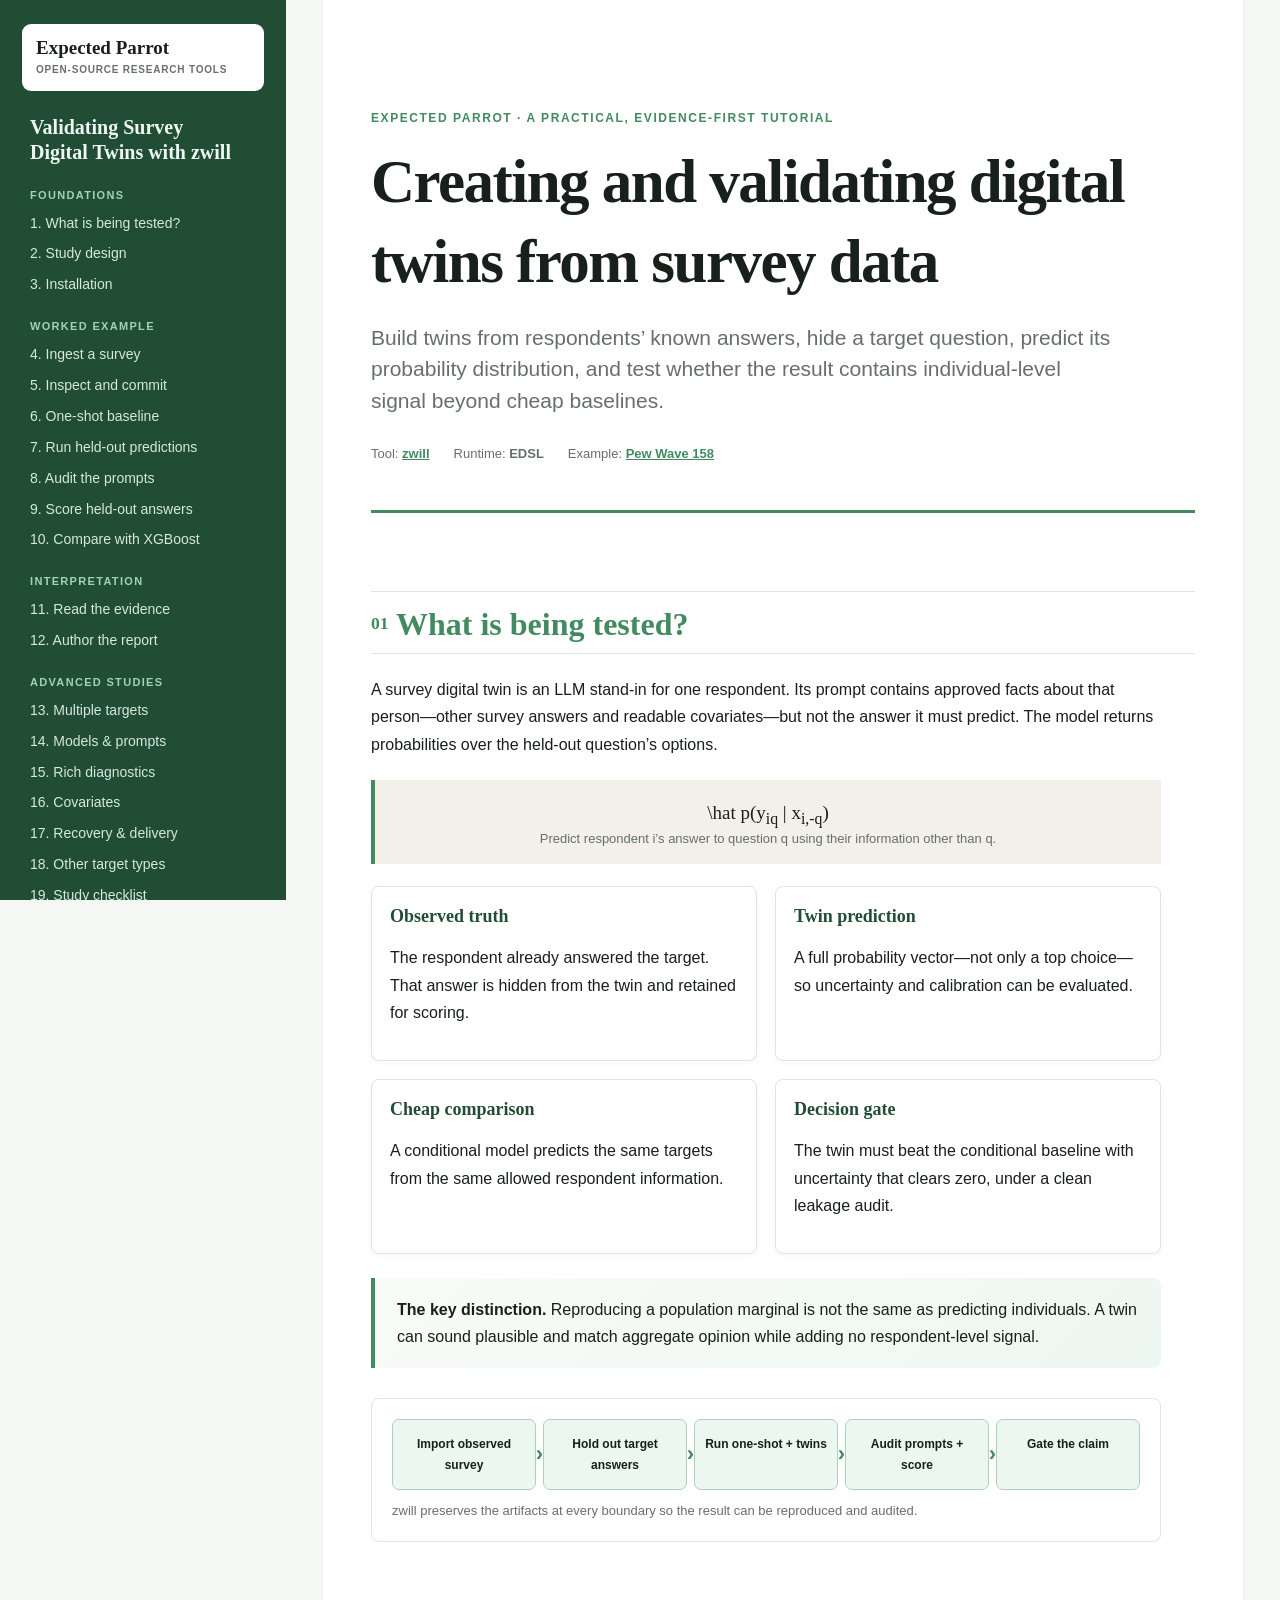
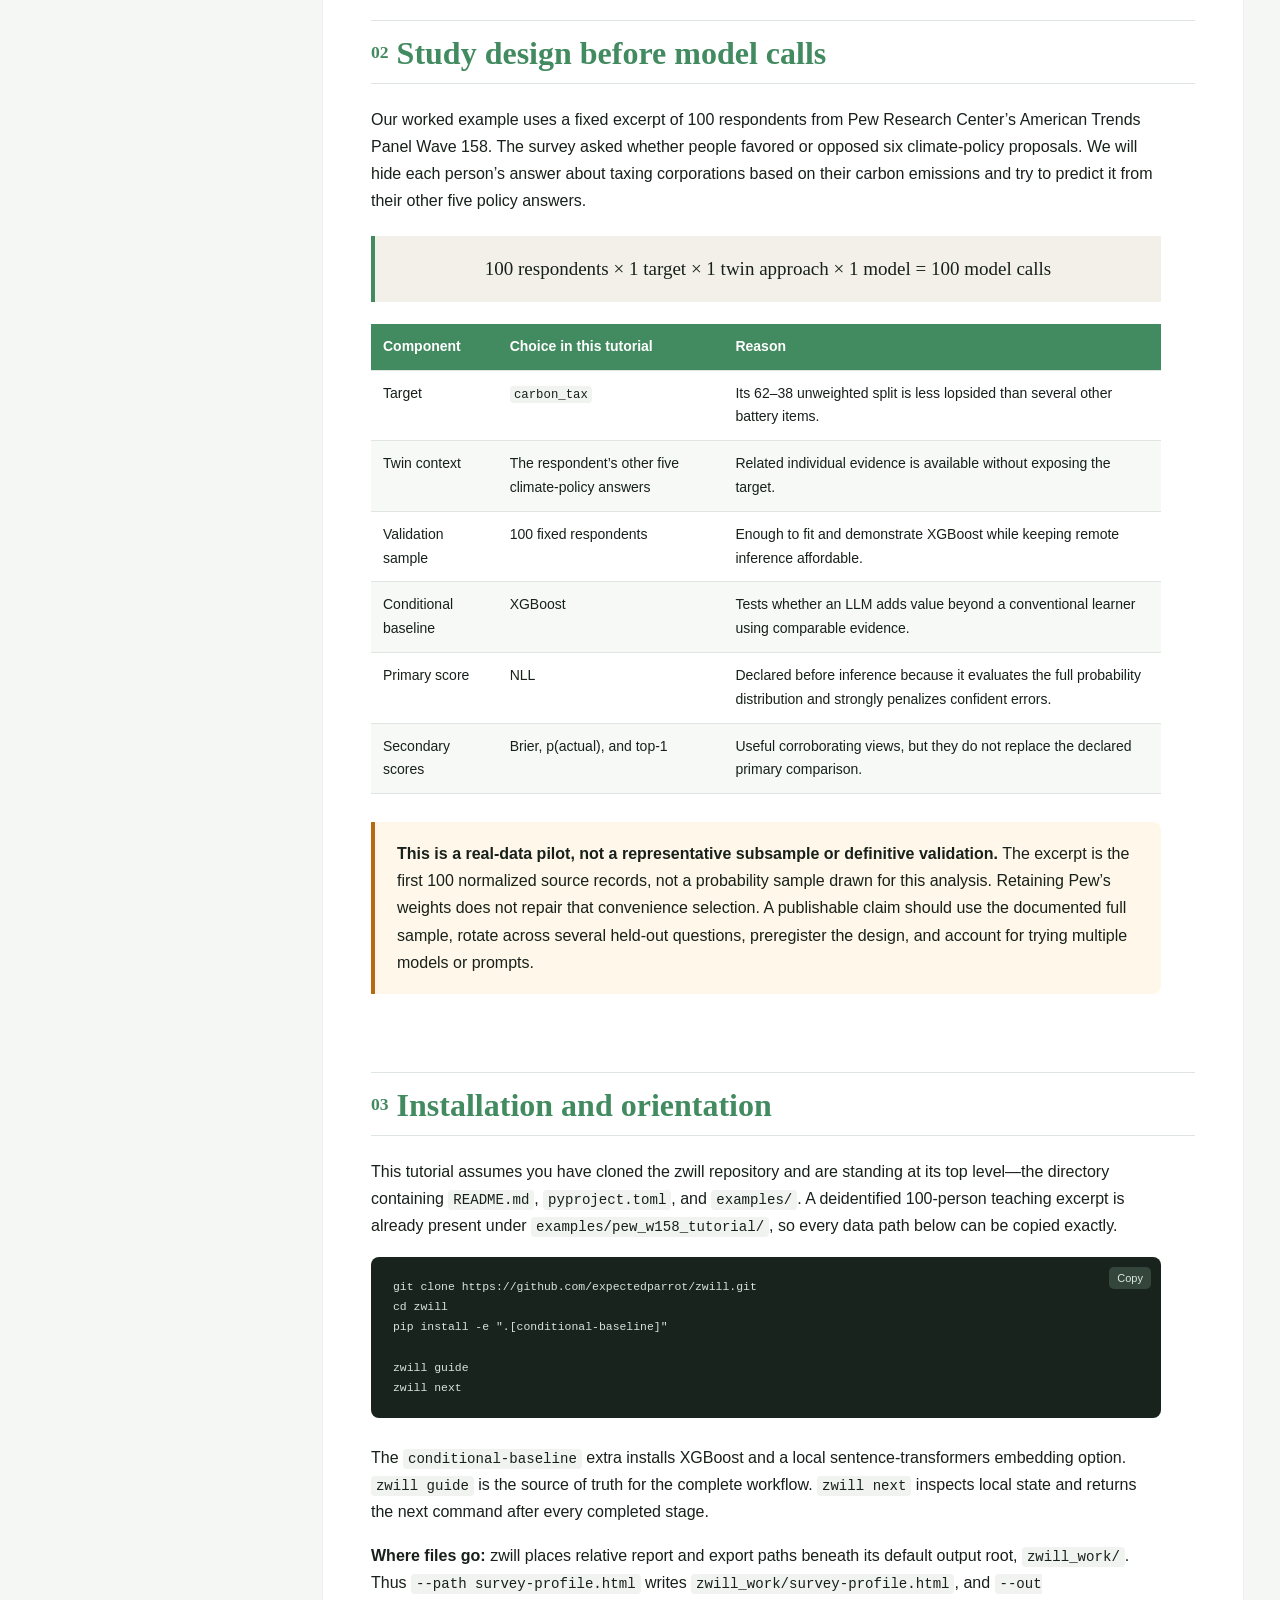
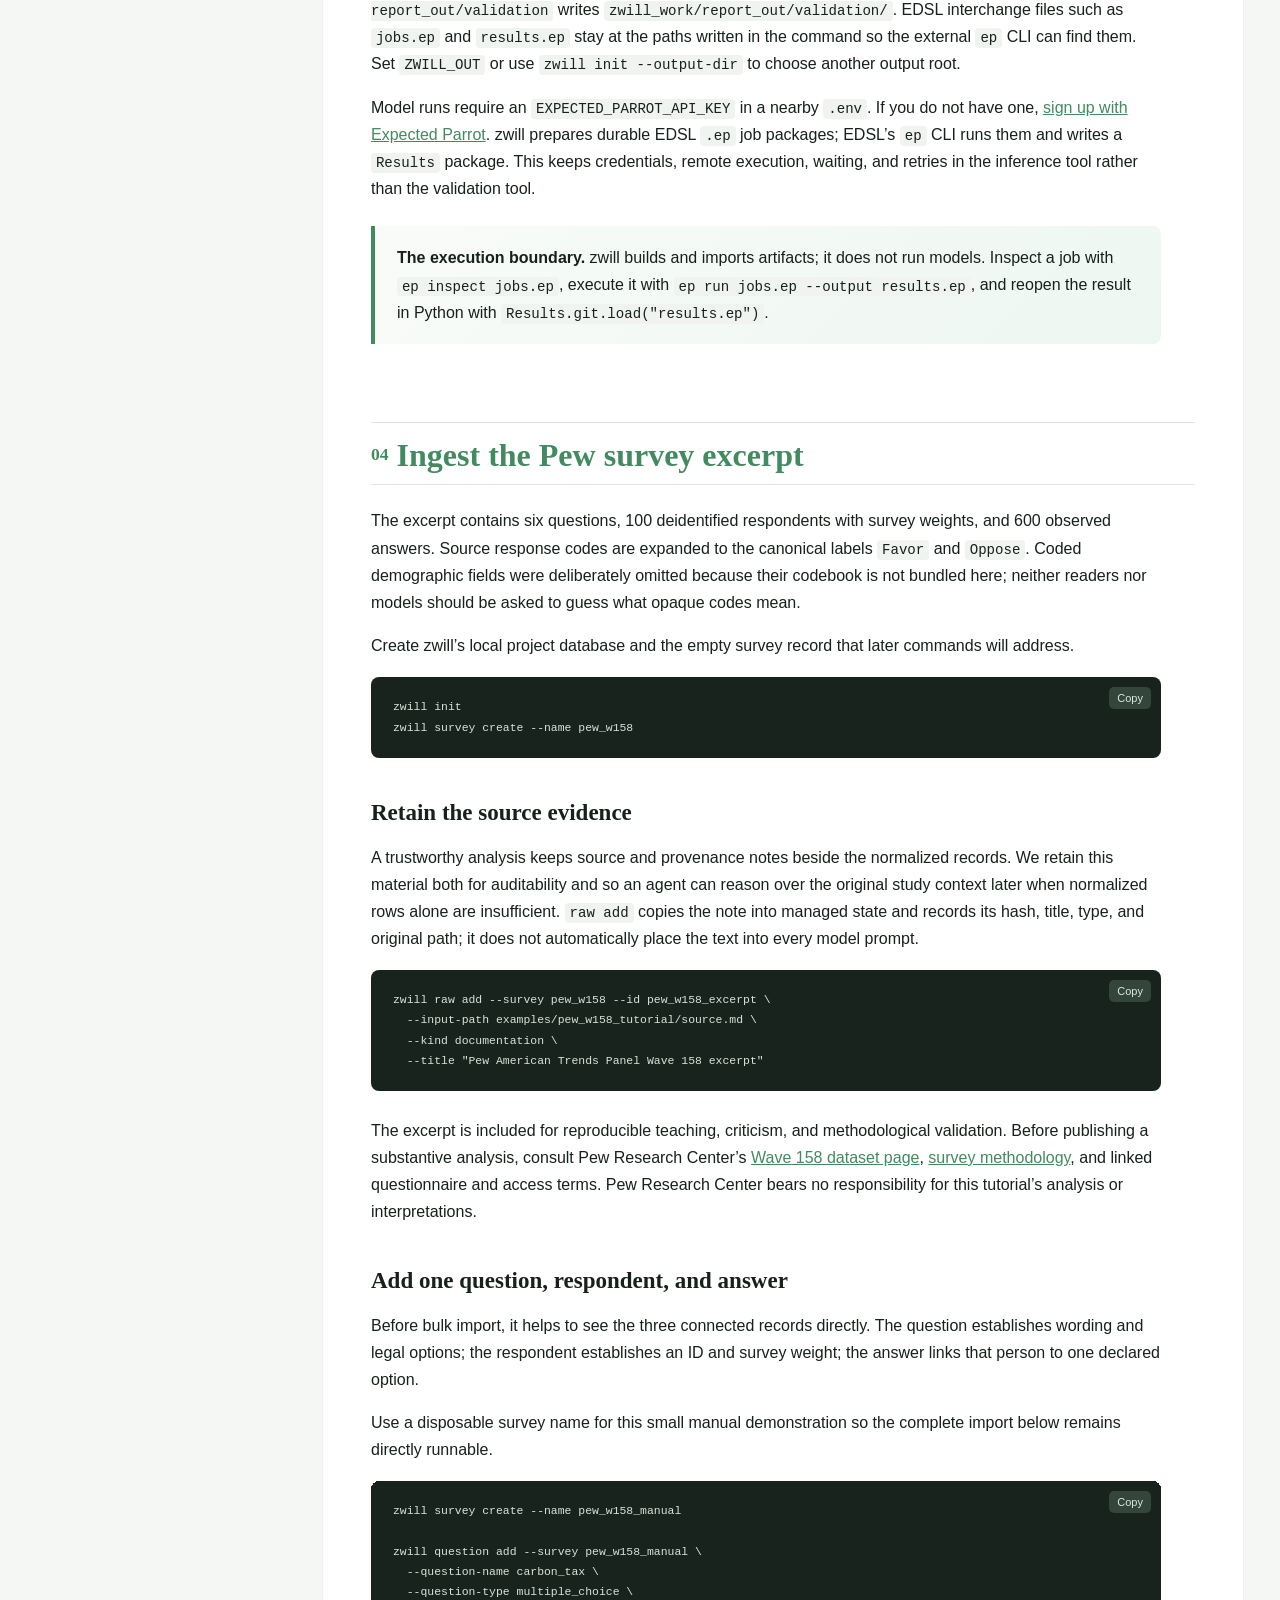
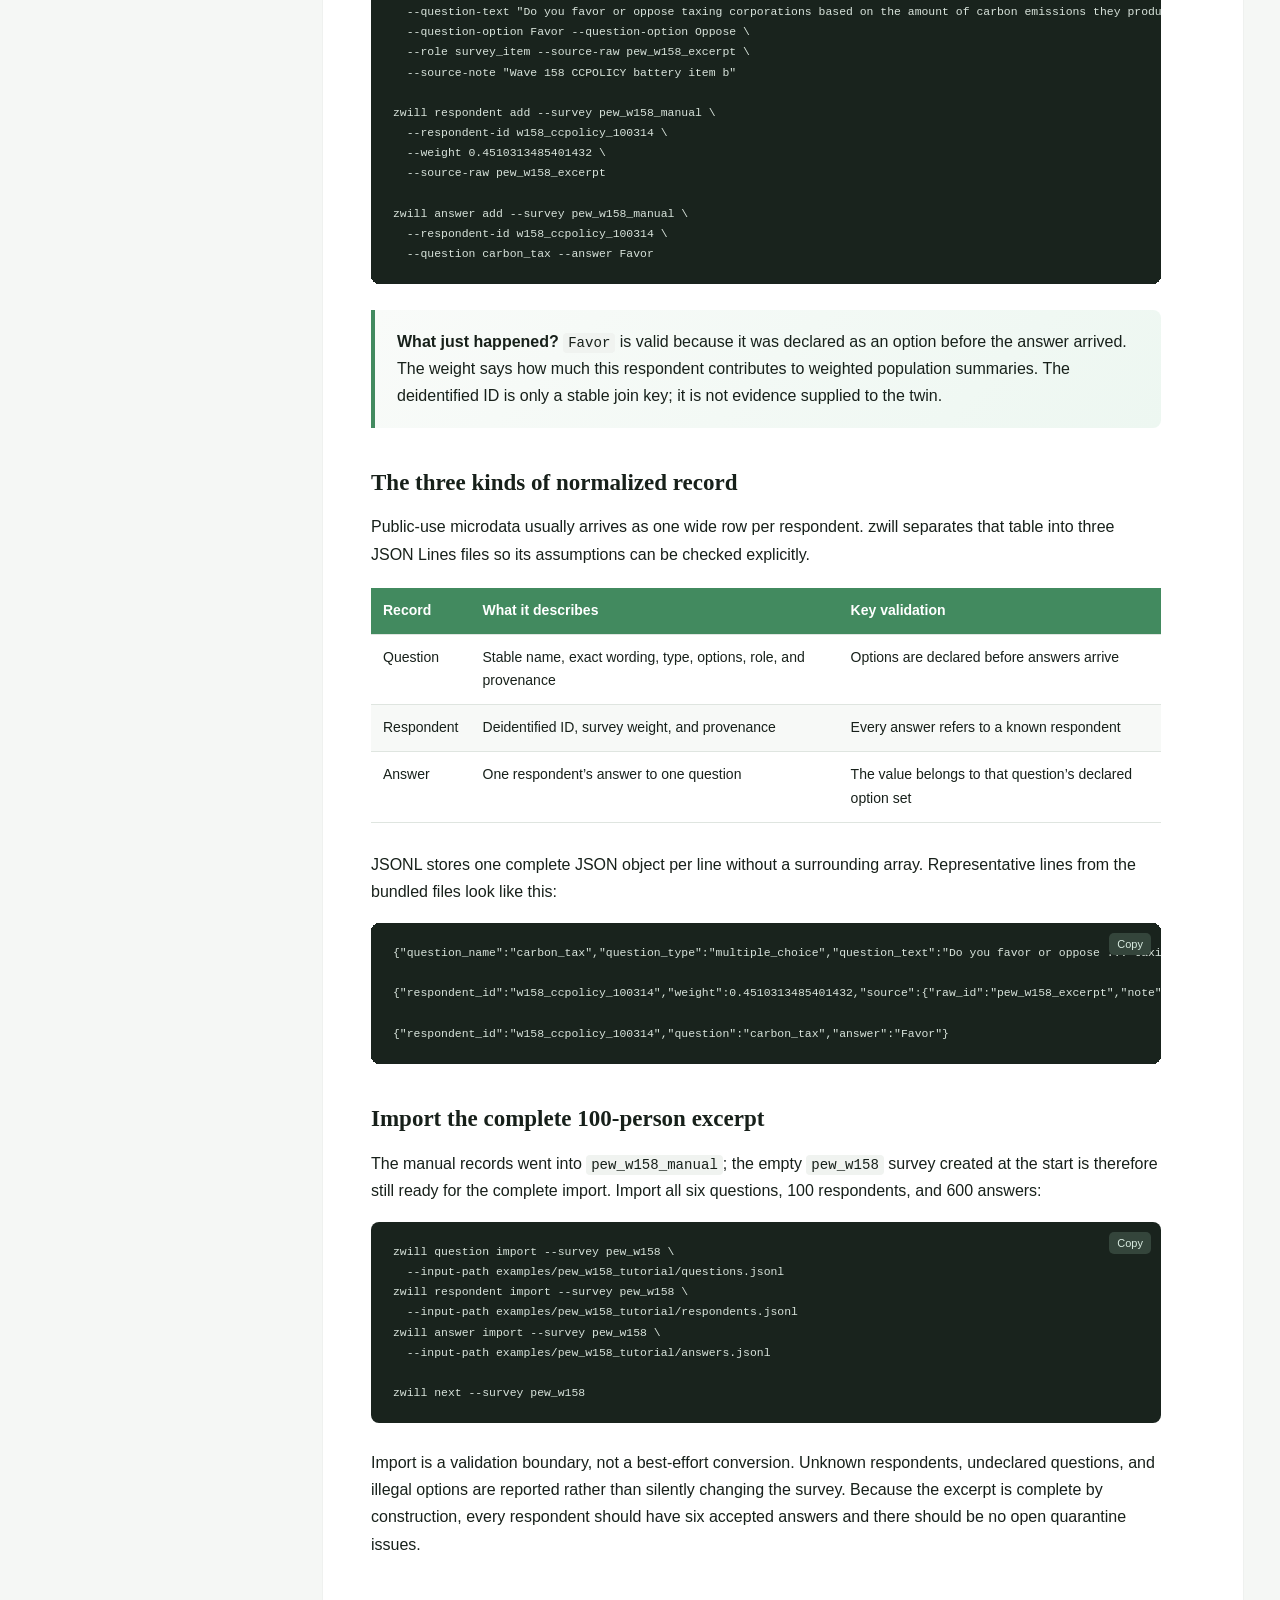
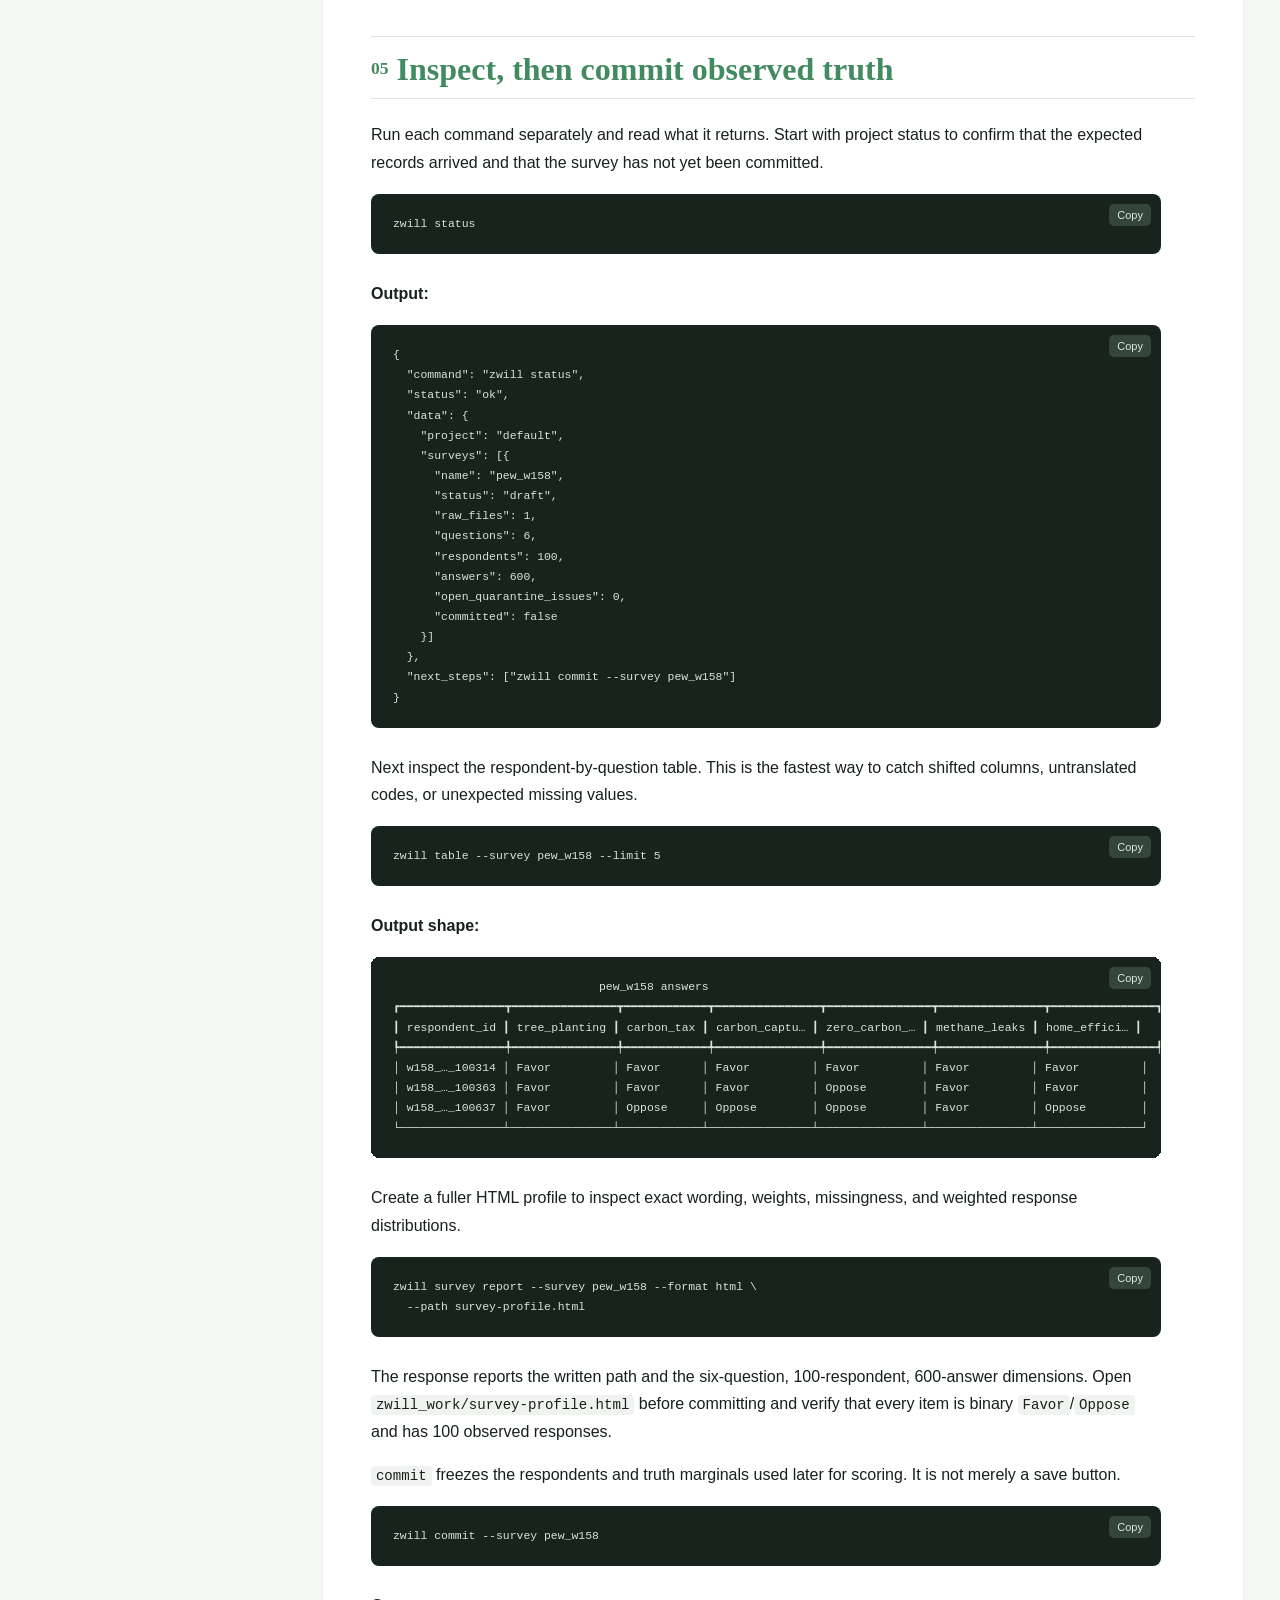
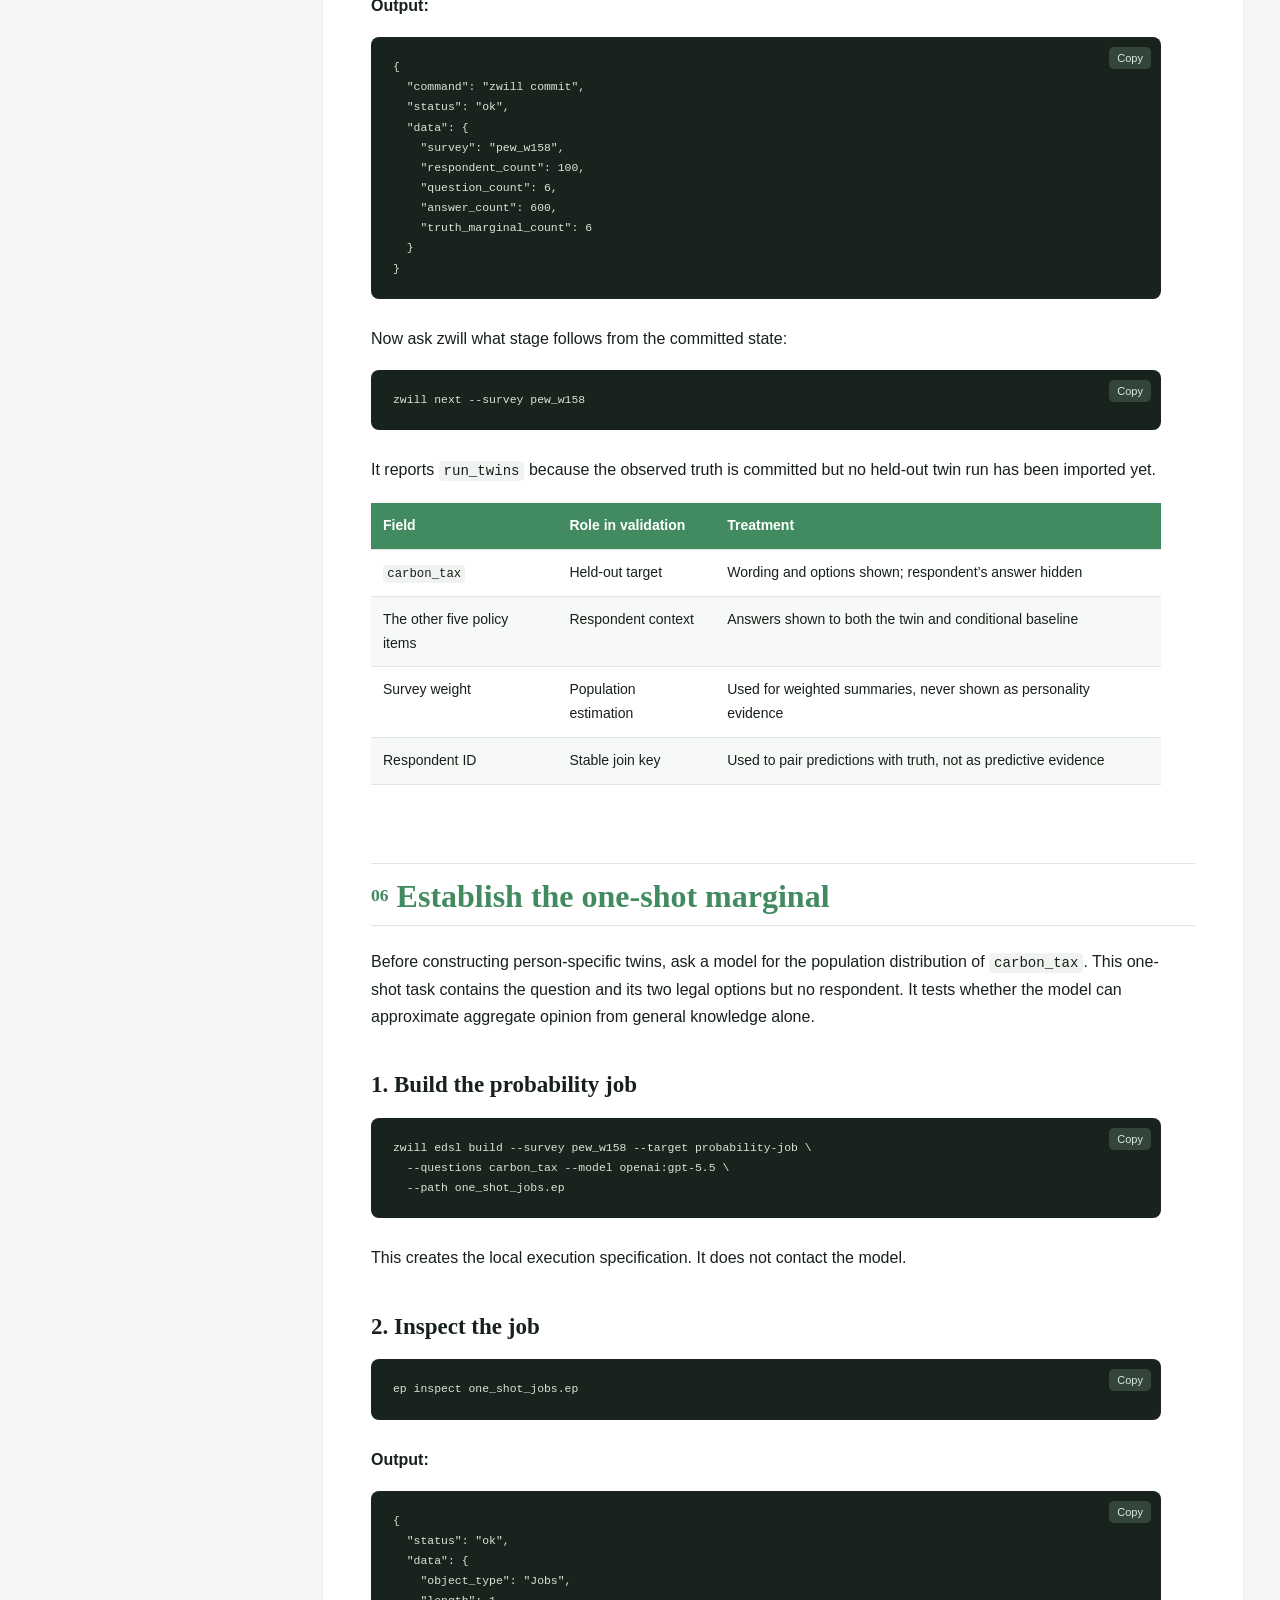
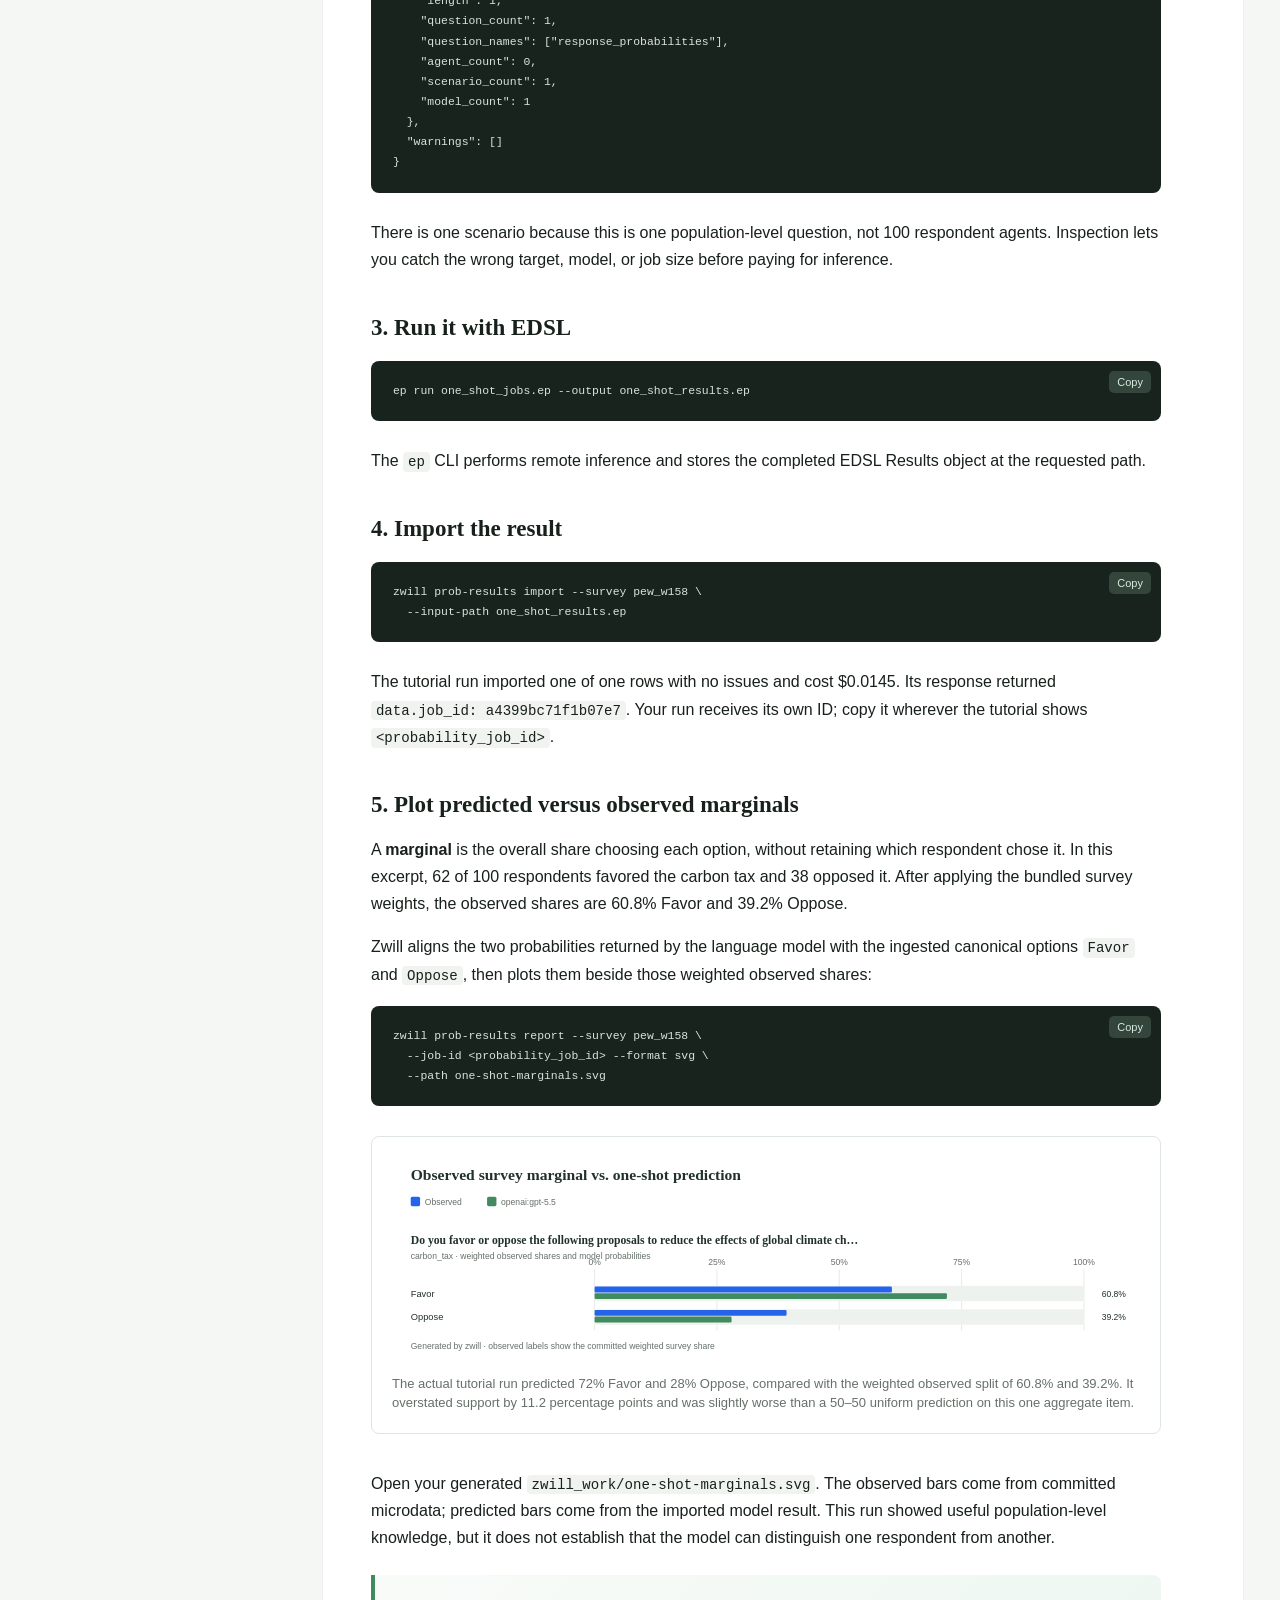
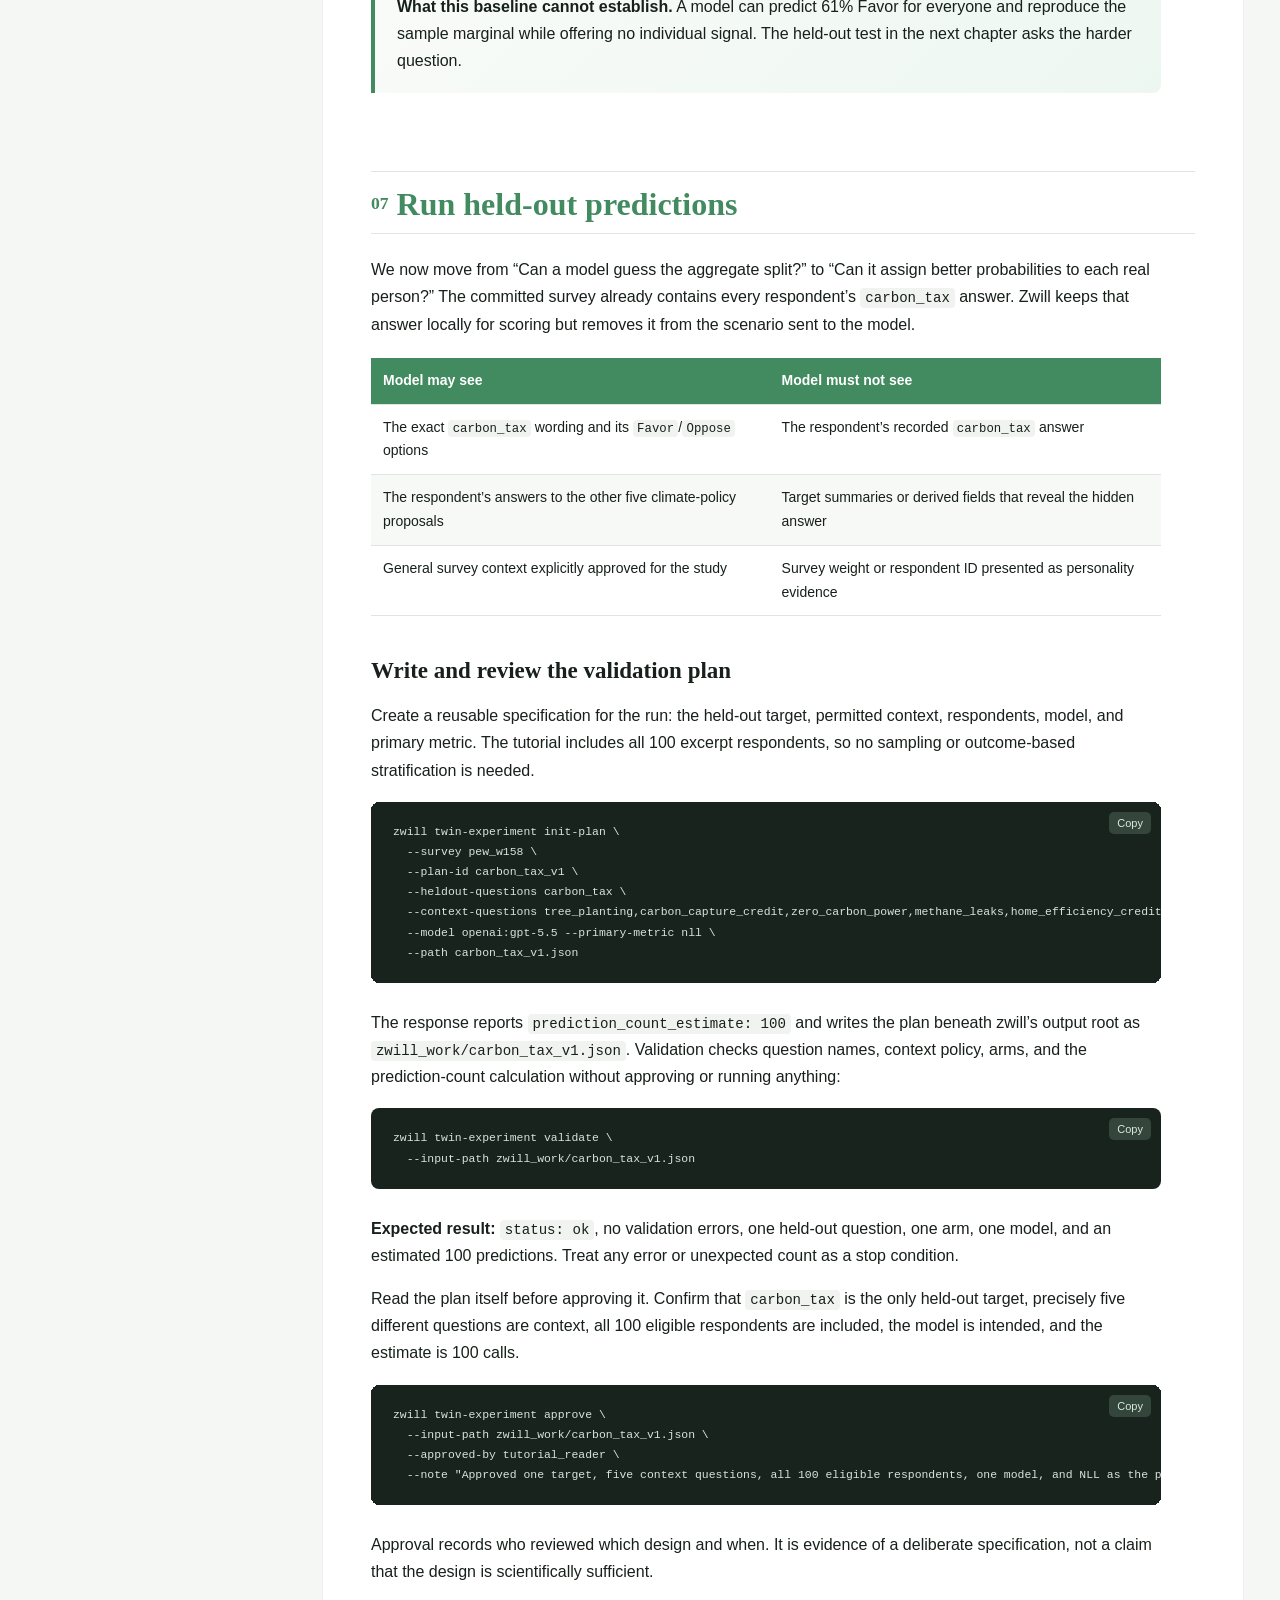
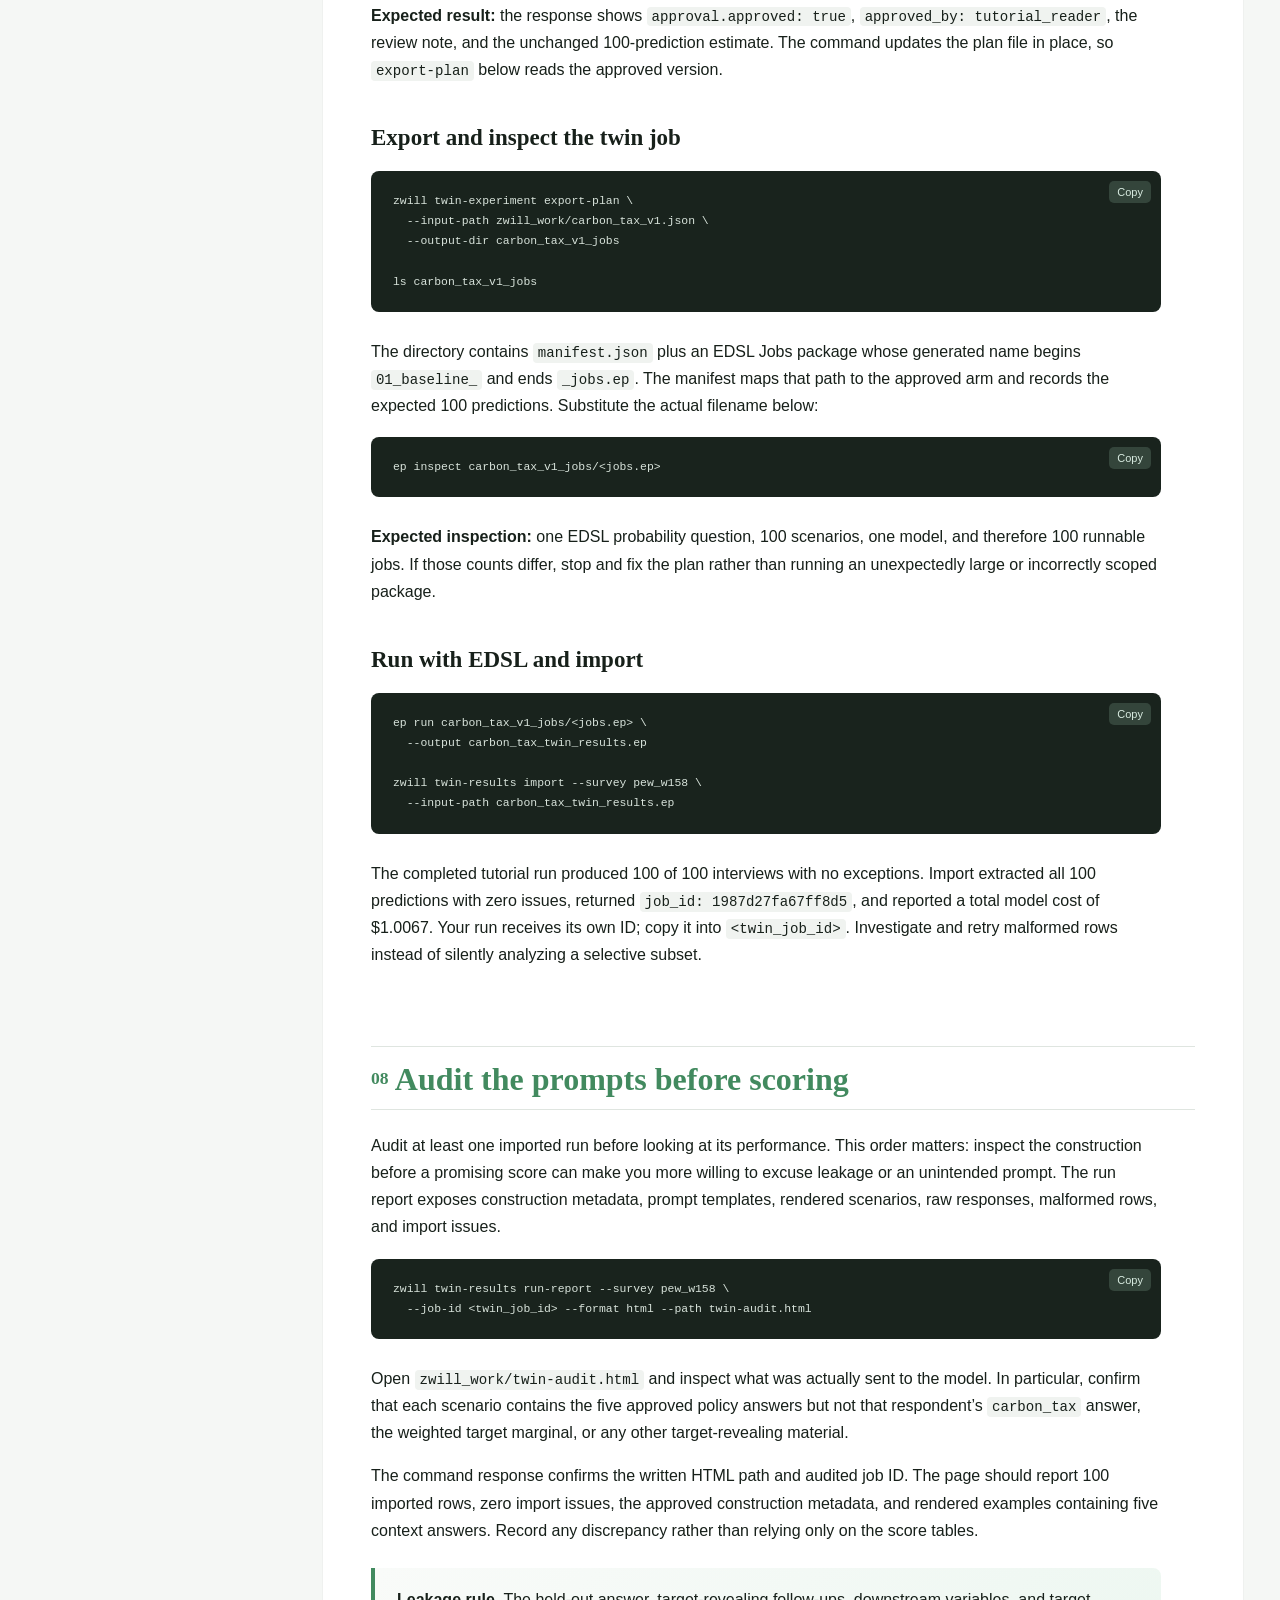
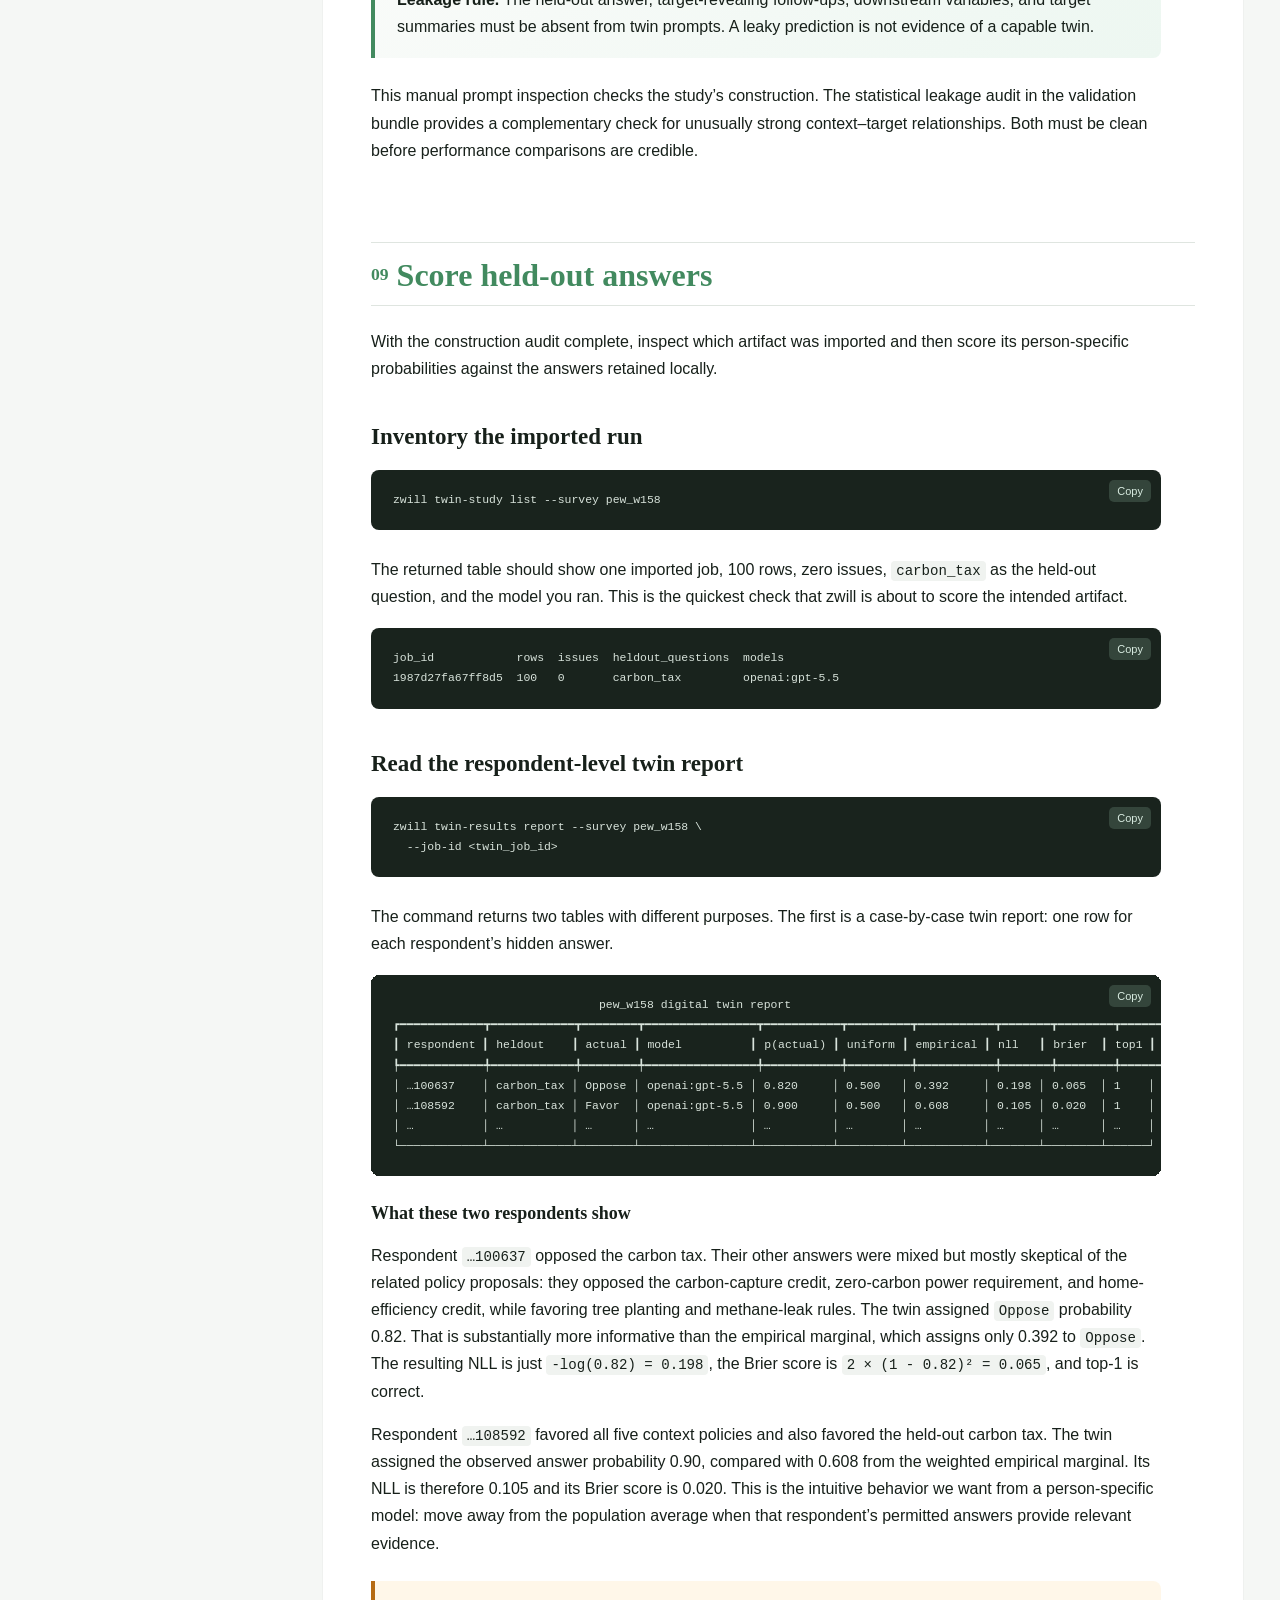
<file: docs/tutorial-source.html>
<!doctype html>
<html lang="en">
<head>
  <meta charset="utf-8">
  <meta name="viewport" content="width=device-width, initial-scale=1">
  <meta name="description" content="A practical tutorial for creating and validating digital twins from survey data with zwill.">
  <title>Expected Parrot | Creating and Validating Digital Twins from Survey Data</title>
  <style>
    :root{--green:#428a5f;--dark:#214d35;--light:#edf7f1;--ink:#17201a;--muted:#667069;--paper:#f5f7f5;--panel:#fff;--rule:#dfe5e0;--amber:#b66b13;--red:#aa3c35;--code:#19231d;--sidebar:286px;--measure:790px;--serif:Georgia,"Times New Roman",serif;--sans:-apple-system,BlinkMacSystemFont,"Segoe UI",Roboto,Arial,sans-serif;--mono:"SFMono-Regular",Consolas,"Liberation Mono",monospace}
    *{box-sizing:border-box}html{scroll-behavior:smooth}body{margin:0;color:var(--ink);background:var(--paper);font:16px/1.7 var(--sans)}
    #progress{position:fixed;inset:0 auto auto 0;z-index:20;width:0;height:4px;background:#65b783}
    nav{position:fixed;inset:0 auto 0 0;z-index:10;width:var(--sidebar);overflow:auto;padding:24px 22px 40px;color:#eef7f1;background:var(--dark);font:14px/1.35 var(--sans)}
    .brand{display:block;margin-bottom:24px;padding:13px 14px;color:var(--ink);background:#fff;border-radius:9px;text-decoration:none}.brand strong{display:block;font:700 19px/1.15 var(--serif)}.brand small{color:var(--muted);font-size:10px;font-weight:700;letter-spacing:.08em;text-transform:uppercase}
    nav .book{margin:0 8px 23px;font:600 20px/1.25 var(--serif)}nav .part{margin:19px 8px 5px;color:#9fd3b2;font-size:11px;font-weight:800;letter-spacing:.12em;text-transform:uppercase}nav>a:not(.brand){display:block;padding:6px 8px;color:#d5e9dc;text-decoration:none;border-radius:6px}nav>a:not(.brand):hover{color:#fff;background:#2d6244}.small{margin:28px 8px 0;color:#b7cec0;font-size:12px}.nav-toggle{display:none;width:100%;padding:10px 12px;color:#fff;background:#2d6244;border:1px solid #72a685;border-radius:7px;font:700 14px var(--sans);text-align:left;cursor:pointer}.nav-toggle:after{float:right;content:"+"}.open .nav-toggle:after{content:"−"}
    main{margin-left:var(--sidebar)}article{max-width:920px;margin:auto;padding:48px 48px 110px;background:#fff;box-shadow:0 0 0 1px rgba(0,0,0,.025)}header{padding:60px 0 44px;border-bottom:3px solid var(--green)}
    .eyebrow{color:var(--green);font-size:12px;font-weight:800;letter-spacing:.13em;text-transform:uppercase}h1,h2,h3,h4{font-family:var(--serif);font-weight:600;line-height:1.3}h1{max-width:780px;margin:14px 0 20px;font-size:clamp(40px,6vw,61px);letter-spacing:-.025em}h2{margin:78px 0 22px;padding:12px 0 8px;color:var(--green);font-size:32px;border-top:1px solid var(--rule);border-bottom:1px solid var(--rule)}h3{margin:40px 0 13px;font-size:23px}h4{margin:26px 0 8px;font-size:18px}.dek{max-width:740px;color:var(--muted);font-size:21px;line-height:1.5}.meta{display:flex;flex-wrap:wrap;gap:10px 24px;margin-top:27px;color:var(--muted);font-size:13px}
    p,ul,ol,table,pre,.callout,figure,.formula{max-width:var(--measure)}a{color:var(--green)}code{padding:.14em .35em;background:#f0f3f0;border-radius:4px;font:88% var(--mono)}pre{position:relative;overflow:auto;margin:18px 0 26px;padding:20px 58px 20px 22px;color:#d8e3db;background:var(--code);border-radius:8px;font:13px/1.55 var(--mono)}pre code{padding:0;color:inherit;background:none}.copy{position:absolute;top:10px;right:10px;padding:5px 8px;color:#d8ebe0;background:#34453b;border:0;border-radius:5px;font:11px var(--sans);cursor:pointer}.copy:hover{background:var(--green)}
    .chapter{font-size:.55em;vertical-align:.35em}.callout{margin:24px 0;padding:18px 22px;background:linear-gradient(135deg,#f9fbf9,var(--light));border-left:4px solid var(--green);border-radius:0 8px 8px 0}.callout.warn{background:#fff7e9;border-color:var(--amber)}.callout.stop{background:#fff1ef;border-color:var(--red)}
    .formula{margin:22px 0;padding:18px;text-align:center;background:#f2f0e9;border-left:4px solid var(--green);font:19px/1.55 Georgia,serif}.formula small{display:block;color:var(--muted);font:13px var(--sans)}
    .grid{display:grid;grid-template-columns:1fr 1fr;gap:18px;max-width:var(--measure)}.card{padding:18px;background:#fff;border:1px solid var(--rule);border-radius:8px;box-shadow:0 2px 7px rgba(0,0,0,.035)}.card h4{margin-top:0;color:var(--dark)}table{width:100%;margin:20px 0 28px;border-collapse:collapse;font-size:14px}th,td{padding:11px 12px;text-align:left;vertical-align:top;border-bottom:1px solid var(--rule)}th{color:#fff;background:var(--green)}tbody tr:nth-child(even){background:#f7f9f7}
    figure{margin:30px 0 36px;padding:20px;border:1px solid var(--rule);border-radius:8px}figure svg{display:block;width:100%;height:auto}figcaption{margin-top:12px;color:var(--muted);font-size:13px;line-height:1.45}.flow{display:grid;grid-template-columns:repeat(5,1fr);gap:7px}.step{position:relative;padding:14px 8px;text-align:center;background:var(--light);border:1px solid #afd0ba;border-radius:7px;font-size:12px;font-weight:700}.step:not(:last-child):after{position:absolute;top:50%;right:-8px;z-index:2;color:var(--green);content:"›";font-size:22px;transform:translateY(-53%)}
    .metric{display:grid;grid-template-columns:1.2fr 1fr 1fr;gap:1px;margin:20px 0;overflow:hidden;background:var(--rule);border:1px solid var(--rule);border-radius:8px}.metric>*{padding:12px;background:#fff}.metric .head{color:#fff;background:var(--green);font-weight:700}.good{color:#247046;font-weight:700}.bad{color:var(--red);font-weight:700}footer{margin-top:85px;padding-top:28px;color:var(--muted);border-top:3px solid var(--green);font-size:13px}
    @media(max-width:960px){nav{position:static;width:auto;padding-bottom:22px}.nav-toggle{display:block}nav .part,nav>a:not(.brand),nav .small{display:none}nav.open .part{display:block}nav.open>a:not(.brand){display:inline-block}nav.open .small{display:block}nav .book{margin-bottom:14px}main{margin-left:0}article{padding:28px 24px 80px}.brand{max-width:270px}}@media(max-width:650px){.grid,.flow{grid-template-columns:1fr}.step:not(:last-child):after{display:none}.metric{grid-template-columns:1fr}h2{font-size:28px}table{display:block;overflow-x:auto}pre{padding-right:44px}}@media print{nav,#progress,.copy,.nav-toggle{display:none!important}main{margin:0}article{max-width:none;padding:0}h2{break-before:page}pre{white-space:pre-wrap;color:#000;background:#eee}}
  </style>
</head>
<body>
<div id="progress"></div>
<nav aria-label="Tutorial contents">
  <a class="brand" href="https://www.expectedparrot.com/"><strong>Expected Parrot</strong><small>Open-source research tools</small></a>
  <div class="book">Validating Survey<br>Digital Twins with zwill</div>
  <button class="nav-toggle" type="button" aria-expanded="false">Show tutorial contents</button>
  <div class="part">Foundations</div><a href="#orientation">1. What is being tested?</a><a href="#design">2. Study design</a><a href="#install">3. Installation</a>
  <div class="part">Worked example</div><a href="#ingest">4. Ingest a survey</a><a href="#inspect">5. Inspect and commit</a><a href="#oneshot">6. One-shot baseline</a><a href="#twins">7. Run held-out predictions</a><a href="#audit">8. Audit the prompts</a><a href="#score">9. Score held-out answers</a><a href="#baseline">10. Compare with XGBoost</a>
  <div class="part">Interpretation</div><a href="#metrics">11. Read the evidence</a><a href="#report">12. Author the report</a>
  <div class="part">Advanced studies</div><a href="#scale">13. Multiple targets</a><a href="#experiments">14. Models &amp; prompts</a><a href="#diagnostics">15. Rich diagnostics</a><a href="#covariates">16. Covariates</a><a href="#operations">17. Recovery &amp; delivery</a><a href="#other-targets">18. Other target types</a><a href="#next">19. Study checklist</a>
  <div class="small">A self-contained tutorial for zwill and the EDSL ep CLI. Model execution happens outside zwill through Expected Parrot remote inference.</div>
</nav>
<main><article>
  <header>
    <div class="eyebrow">Expected Parrot · A practical, evidence-first tutorial</div>
    <h1>Creating and validating digital twins from survey data</h1>
    <p class="dek">Build twins from respondents’ known answers, hide a target question, predict its probability distribution, and test whether the result contains individual-level signal beyond cheap baselines.</p>
    <div class="meta"><span>Tool: <strong><a href="https://github.com/expectedparrot/zwill">zwill</a></strong></span><span>Runtime: <strong>EDSL</strong></span><span>Example: <strong><a href="https://www.pewresearch.org/dataset/american-trends-panel-wave-158/">Pew Wave 158</a></strong></span></div>
  </header>

  <section id="orientation">
    <h2><span class="chapter">01</span> What is being tested?</h2>
    <p>A survey digital twin is an LLM stand-in for one respondent. Its prompt contains approved facts about that person—other survey answers and readable covariates—but not the answer it must predict. The model returns probabilities over the held-out question’s options.</p>
    <div class="formula">\hat p(y<sub>iq</sub> | x<sub>i,-q</sub>)<small>Predict respondent i’s answer to question q using their information other than q.</small></div>
    <div class="grid">
      <div class="card"><h4>Observed truth</h4><p>The respondent already answered the target. That answer is hidden from the twin and retained for scoring.</p></div>
      <div class="card"><h4>Twin prediction</h4><p>A full probability vector—not only a top choice—so uncertainty and calibration can be evaluated.</p></div>
      <div class="card"><h4>Cheap comparison</h4><p>A conditional model predicts the same targets from the same allowed respondent information.</p></div>
      <div class="card"><h4>Decision gate</h4><p>The twin must beat the conditional baseline with uncertainty that clears zero, under a clean leakage audit.</p></div>
    </div>
    <div class="callout"><strong>The key distinction.</strong> Reproducing a population marginal is not the same as predicting individuals. A twin can sound plausible and match aggregate opinion while adding no respondent-level signal.</div>
    <figure><div class="flow"><div class="step">Import observed survey</div><div class="step">Hold out target answers</div><div class="step">Run one-shot + twins</div><div class="step">Audit prompts + score</div><div class="step">Gate the claim</div></div><figcaption>zwill preserves the artifacts at every boundary so the result can be reproduced and audited.</figcaption></figure>
  </section>

  <section id="design">
    <h2><span class="chapter">02</span> Study design before model calls</h2>
    <p>Our worked example uses a fixed excerpt of 100 respondents from Pew Research Center’s American Trends Panel Wave 158. The survey asked whether people favored or opposed six climate-policy proposals. We will hide each person’s answer about taxing corporations based on their carbon emissions and try to predict it from their other five policy answers.</p>
    <div class="formula">100 respondents × 1 target × 1 twin approach × 1 model = 100 model calls</div>
    <table><thead><tr><th>Component</th><th>Choice in this tutorial</th><th>Reason</th></tr></thead><tbody>
      <tr><td>Target</td><td><code>carbon_tax</code></td><td>Its 62–38 unweighted split is less lopsided than several other battery items.</td></tr>
      <tr><td>Twin context</td><td>The respondent’s other five climate-policy answers</td><td>Related individual evidence is available without exposing the target.</td></tr>
      <tr><td>Validation sample</td><td>100 fixed respondents</td><td>Enough to fit and demonstrate XGBoost while keeping remote inference affordable.</td></tr>
      <tr><td>Conditional baseline</td><td>XGBoost</td><td>Tests whether an LLM adds value beyond a conventional learner using comparable evidence.</td></tr>
      <tr><td>Primary score</td><td>NLL</td><td>Declared before inference because it evaluates the full probability distribution and strongly penalizes confident errors.</td></tr>
      <tr><td>Secondary scores</td><td>Brier, p(actual), and top-1</td><td>Useful corroborating views, but they do not replace the declared primary comparison.</td></tr>
    </tbody></table>
    <div class="callout warn"><strong>This is a real-data pilot, not a representative subsample or definitive validation.</strong> The excerpt is the first 100 normalized source records, not a probability sample drawn for this analysis. Retaining Pew’s weights does not repair that convenience selection. A publishable claim should use the documented full sample, rotate across several held-out questions, preregister the design, and account for trying multiple models or prompts.</div>
  </section>

  <section id="install">
    <h2><span class="chapter">03</span> Installation and orientation</h2>
    <p>This tutorial assumes you have cloned the zwill repository and are standing at its top level—the directory containing <code>README.md</code>, <code>pyproject.toml</code>, and <code>examples/</code>. A deidentified 100-person teaching excerpt is already present under <code>examples/pew_w158_tutorial/</code>, so every data path below can be copied exactly.</p>
    <pre><code>git clone https://github.com/expectedparrot/zwill.git
cd zwill
pip install -e ".[conditional-baseline]"

zwill guide
zwill next</code></pre>
    <p>The <code>conditional-baseline</code> extra installs XGBoost and a local sentence-transformers embedding option. <code>zwill guide</code> is the source of truth for the complete workflow. <code>zwill next</code> inspects local state and returns the next command after every completed stage.</p>
    <p><strong>Where files go:</strong> zwill places relative report and export paths beneath its default output root, <code>zwill_work/</code>. Thus <code>--path survey-profile.html</code> writes <code>zwill_work/survey-profile.html</code>, and <code>--out report_out/validation</code> writes <code>zwill_work/report_out/validation/</code>. EDSL interchange files such as <code>jobs.ep</code> and <code>results.ep</code> stay at the paths written in the command so the external <code>ep</code> CLI can find them. Set <code>ZWILL_OUT</code> or use <code>zwill init --output-dir</code> to choose another output root.</p>
    <p>Model runs require an <code>EXPECTED_PARROT_API_KEY</code> in a nearby <code>.env</code>. If you do not have one, <a href="https://www.expectedparrot.com/">sign up with Expected Parrot</a>. zwill prepares durable EDSL <code>.ep</code> job packages; EDSL’s <code>ep</code> CLI runs them and writes a <code>Results</code> package. This keeps credentials, remote execution, waiting, and retries in the inference tool rather than the validation tool.</p>
    <div class="callout"><strong>The execution boundary.</strong> zwill builds and imports artifacts; it does not run models. Inspect a job with <code>ep inspect jobs.ep</code>, execute it with <code>ep run jobs.ep --output results.ep</code>, and reopen the result in Python with <code>Results.git.load("results.ep")</code>.</div>
  </section>

  <section id="ingest">
    <h2><span class="chapter">04</span> Ingest the Pew survey excerpt</h2>
    <p>The excerpt contains six questions, 100 deidentified respondents with survey weights, and 600 observed answers. Source response codes are expanded to the canonical labels <code>Favor</code> and <code>Oppose</code>. Coded demographic fields were deliberately omitted because their codebook is not bundled here; neither readers nor models should be asked to guess what opaque codes mean.</p>
    <p>Create zwill’s local project database and the empty survey record that later commands will address.</p>
    <pre><code>zwill init
zwill survey create --name pew_w158</code></pre>

    <h3>Retain the source evidence</h3>
    <p>A trustworthy analysis keeps source and provenance notes beside the normalized records. We retain this material both for auditability and so an agent can reason over the original study context later when normalized rows alone are insufficient. <code>raw add</code> copies the note into managed state and records its hash, title, type, and original path; it does not automatically place the text into every model prompt.</p>
    <pre><code>zwill raw add --survey pew_w158 --id pew_w158_excerpt \
  --input-path examples/pew_w158_tutorial/source.md \
  --kind documentation \
  --title "Pew American Trends Panel Wave 158 excerpt"</code></pre>
    <p>The excerpt is included for reproducible teaching, criticism, and methodological validation. Before publishing a substantive analysis, consult Pew Research Center’s <a href="https://www.pewresearch.org/dataset/american-trends-panel-wave-158/">Wave 158 dataset page</a>, <a href="https://www.pewresearch.org/science/2024/12/09/climate-policies-methodology/">survey methodology</a>, and linked questionnaire and access terms. Pew Research Center bears no responsibility for this tutorial’s analysis or interpretations.</p>

    <h3>Add one question, respondent, and answer</h3>
    <p>Before bulk import, it helps to see the three connected records directly. The question establishes wording and legal options; the respondent establishes an ID and survey weight; the answer links that person to one declared option.</p>
    <p>Use a disposable survey name for this small manual demonstration so the complete import below remains directly runnable.</p>
    <pre><code>zwill survey create --name pew_w158_manual

zwill question add --survey pew_w158_manual \
  --question-name carbon_tax \
  --question-type multiple_choice \
  --question-text "Do you favor or oppose taxing corporations based on the amount of carbon emissions they produce?" \
  --question-option Favor --question-option Oppose \
  --role survey_item --source-raw pew_w158_excerpt \
  --source-note "Wave 158 CCPOLICY battery item b"

zwill respondent add --survey pew_w158_manual \
  --respondent-id w158_ccpolicy_100314 \
  --weight 0.4510313485401432 \
  --source-raw pew_w158_excerpt

zwill answer add --survey pew_w158_manual \
  --respondent-id w158_ccpolicy_100314 \
  --question carbon_tax --answer Favor</code></pre>
    <div class="callout"><strong>What just happened?</strong> <code>Favor</code> is valid because it was declared as an option before the answer arrived. The weight says how much this respondent contributes to weighted population summaries. The deidentified ID is only a stable join key; it is not evidence supplied to the twin.</div>

    <h3>The three kinds of normalized record</h3>
    <p>Public-use microdata usually arrives as one wide row per respondent. zwill separates that table into three JSON Lines files so its assumptions can be checked explicitly.</p>
    <table><thead><tr><th>Record</th><th>What it describes</th><th>Key validation</th></tr></thead><tbody>
      <tr><td>Question</td><td>Stable name, exact wording, type, options, role, and provenance</td><td>Options are declared before answers arrive</td></tr>
      <tr><td>Respondent</td><td>Deidentified ID, survey weight, and provenance</td><td>Every answer refers to a known respondent</td></tr>
      <tr><td>Answer</td><td>One respondent’s answer to one question</td><td>The value belongs to that question’s declared option set</td></tr>
    </tbody></table>
    <p>JSONL stores one complete JSON object per line without a surrounding array. Representative lines from the bundled files look like this:</p>
    <pre><code>{"question_name":"carbon_tax","question_type":"multiple_choice","question_text":"Do you favor or oppose ... taxing corporations based on the amount of carbon emissions they produce","question_options":["Favor","Oppose"],"role":"survey_item","source":{"raw_id":"pew_w158_excerpt","note":"Source codes expanded through the metadata codebook."}}

{"respondent_id":"w158_ccpolicy_100314","weight":0.4510313485401432,"source":{"raw_id":"pew_w158_excerpt","note":"Deidentified source respondent."}}

{"respondent_id":"w158_ccpolicy_100314","question":"carbon_tax","answer":"Favor"}</code></pre>

    <h3>Import the complete 100-person excerpt</h3>
    <p>The manual records went into <code>pew_w158_manual</code>; the empty <code>pew_w158</code> survey created at the start is therefore still ready for the complete import. Import all six questions, 100 respondents, and 600 answers:</p>
    <pre><code>zwill question import --survey pew_w158 \
  --input-path examples/pew_w158_tutorial/questions.jsonl
zwill respondent import --survey pew_w158 \
  --input-path examples/pew_w158_tutorial/respondents.jsonl
zwill answer import --survey pew_w158 \
  --input-path examples/pew_w158_tutorial/answers.jsonl

zwill next --survey pew_w158</code></pre>
    <p>Import is a validation boundary, not a best-effort conversion. Unknown respondents, undeclared questions, and illegal options are reported rather than silently changing the survey. Because the excerpt is complete by construction, every respondent should have six accepted answers and there should be no open quarantine issues.</p>
  </section>

  <section id="inspect">
    <h2><span class="chapter">05</span> Inspect, then commit observed truth</h2>
    <p>Run each command separately and read what it returns. Start with project status to confirm that the expected records arrived and that the survey has not yet been committed.</p>
    <pre><code>zwill status</code></pre>
    <p><strong>Output:</strong></p>
    <pre><code>{
  "command": "zwill status",
  "status": "ok",
  "data": {
    "project": "default",
    "surveys": [{
      "name": "pew_w158",
      "status": "draft",
      "raw_files": 1,
      "questions": 6,
      "respondents": 100,
      "answers": 600,
      "open_quarantine_issues": 0,
      "committed": false
    }]
  },
  "next_steps": ["zwill commit --survey pew_w158"]
}</code></pre>

    <p>Next inspect the respondent-by-question table. This is the fastest way to catch shifted columns, untranslated codes, or unexpected missing values.</p>
    <pre><code>zwill table --survey pew_w158 --limit 5</code></pre>
    <p><strong>Output shape:</strong></p>
    <pre><code>                              pew_w158 answers
┏━━━━━━━━━━━━━━━┳━━━━━━━━━━━━━━━┳━━━━━━━━━━━━┳━━━━━━━━━━━━━━━┳━━━━━━━━━━━━━━━┳━━━━━━━━━━━━━━━┳━━━━━━━━━━━━━━━┓
┃ respondent_id ┃ tree_planting ┃ carbon_tax ┃ carbon_captu… ┃ zero_carbon_… ┃ methane_leaks ┃ home_effici… ┃
┡━━━━━━━━━━━━━━━╇━━━━━━━━━━━━━━━╇━━━━━━━━━━━━╇━━━━━━━━━━━━━━━╇━━━━━━━━━━━━━━━╇━━━━━━━━━━━━━━━╇━━━━━━━━━━━━━━━┩
│ w158_…_100314 │ Favor         │ Favor      │ Favor         │ Favor         │ Favor         │ Favor         │
│ w158_…_100363 │ Favor         │ Favor      │ Favor         │ Oppose        │ Favor         │ Favor         │
│ w158_…_100637 │ Favor         │ Oppose     │ Oppose        │ Oppose        │ Favor         │ Oppose        │
└───────────────┴───────────────┴────────────┴───────────────┴───────────────┴───────────────┴───────────────┘</code></pre>

    <p>Create a fuller HTML profile to inspect exact wording, weights, missingness, and weighted response distributions.</p>
    <pre><code>zwill survey report --survey pew_w158 --format html \
  --path survey-profile.html</code></pre>
    <p>The response reports the written path and the six-question, 100-respondent, 600-answer dimensions. Open <code>zwill_work/survey-profile.html</code> before committing and verify that every item is binary <code>Favor</code>/<code>Oppose</code> and has 100 observed responses.</p>

    <p><code>commit</code> freezes the respondents and truth marginals used later for scoring. It is not merely a save button.</p>
    <pre><code>zwill commit --survey pew_w158</code></pre>
    <p><strong>Output:</strong></p>
    <pre><code>{
  "command": "zwill commit",
  "status": "ok",
  "data": {
    "survey": "pew_w158",
    "respondent_count": 100,
    "question_count": 6,
    "answer_count": 600,
    "truth_marginal_count": 6
  }
}</code></pre>

    <p>Now ask zwill what stage follows from the committed state:</p>
    <pre><code>zwill next --survey pew_w158</code></pre>
    <p>It reports <code>run_twins</code> because the observed truth is committed but no held-out twin run has been imported yet.</p>
    <table><thead><tr><th>Field</th><th>Role in validation</th><th>Treatment</th></tr></thead><tbody>
      <tr><td><code>carbon_tax</code></td><td>Held-out target</td><td>Wording and options shown; respondent’s answer hidden</td></tr>
      <tr><td>The other five policy items</td><td>Respondent context</td><td>Answers shown to both the twin and conditional baseline</td></tr>
      <tr><td>Survey weight</td><td>Population estimation</td><td>Used for weighted summaries, never shown as personality evidence</td></tr>
      <tr><td>Respondent ID</td><td>Stable join key</td><td>Used to pair predictions with truth, not as predictive evidence</td></tr>
    </tbody></table>
  </section>

  <section id="oneshot">
    <h2><span class="chapter">06</span> Establish the one-shot marginal</h2>
    <p>Before constructing person-specific twins, ask a model for the population distribution of <code>carbon_tax</code>. This one-shot task contains the question and its two legal options but no respondent. It tests whether the model can approximate aggregate opinion from general knowledge alone.</p>

    <h3>1. Build the probability job</h3>
    <pre><code>zwill edsl build --survey pew_w158 --target probability-job \
  --questions carbon_tax --model openai:gpt-5.5 \
  --path one_shot_jobs.ep</code></pre>
    <p>This creates the local execution specification. It does not contact the model.</p>

    <h3>2. Inspect the job</h3>
    <pre><code>ep inspect one_shot_jobs.ep</code></pre>
    <p><strong>Output:</strong></p>
    <pre><code>{
  "status": "ok",
  "data": {
    "object_type": "Jobs",
    "length": 1,
    "question_count": 1,
    "question_names": ["response_probabilities"],
    "agent_count": 0,
    "scenario_count": 1,
    "model_count": 1
  },
  "warnings": []
}</code></pre>
    <p>There is one scenario because this is one population-level question, not 100 respondent agents. Inspection lets you catch the wrong target, model, or job size before paying for inference.</p>

    <h3>3. Run it with EDSL</h3>
    <pre><code>ep run one_shot_jobs.ep --output one_shot_results.ep</code></pre>
    <p>The <code>ep</code> CLI performs remote inference and stores the completed EDSL Results object at the requested path.</p>

    <h3>4. Import the result</h3>
    <pre><code>zwill prob-results import --survey pew_w158 \
  --input-path one_shot_results.ep</code></pre>
    <p>The tutorial run imported one of one rows with no issues and cost $0.0145. Its response returned <code>data.job_id: a4399bc71f1b07e7</code>. Your run receives its own ID; copy it wherever the tutorial shows <code>&lt;probability_job_id&gt;</code>.</p>

    <h3>5. Plot predicted versus observed marginals</h3>
    <p>A <strong>marginal</strong> is the overall share choosing each option, without retaining which respondent chose it. In this excerpt, 62 of 100 respondents favored the carbon tax and 38 opposed it. After applying the bundled survey weights, the observed shares are 60.8% Favor and 39.2% Oppose.</p>
    <p>Zwill aligns the two probabilities returned by the language model with the ingested canonical options <code>Favor</code> and <code>Oppose</code>, then plots them beside those weighted observed shares:</p>
    <pre><code>zwill prob-results report --survey pew_w158 \
  --job-id &lt;probability_job_id&gt; --format svg \
  --path one-shot-marginals.svg</code></pre>
    <figure>
      <img src="assets/pew-w158-one-shot-marginal.svg" alt="Observed and GPT-5.5 one-shot Favor and Oppose shares for the Pew W158 carbon-tax question" style="display:block;width:100%;height:auto">
      <figcaption>The actual tutorial run predicted 72% Favor and 28% Oppose, compared with the weighted observed split of 60.8% and 39.2%. It overstated support by 11.2 percentage points and was slightly worse than a 50–50 uniform prediction on this one aggregate item.</figcaption>
    </figure>
    <p>Open your generated <code>zwill_work/one-shot-marginals.svg</code>. The observed bars come from committed microdata; predicted bars come from the imported model result. This run showed useful population-level knowledge, but it does not establish that the model can distinguish one respondent from another.</p>
    <div class="callout"><strong>What this baseline cannot establish.</strong> A model can predict 61% Favor for everyone and reproduce the sample marginal while offering no individual signal. The held-out test in the next chapter asks the harder question.</div>
  </section>

  <section id="twins">
    <h2><span class="chapter">07</span> Run held-out predictions</h2>
    <p>We now move from “Can a model guess the aggregate split?” to “Can it assign better probabilities to each real person?” The committed survey already contains every respondent’s <code>carbon_tax</code> answer. Zwill keeps that answer locally for scoring but removes it from the scenario sent to the model.</p>
    <table><thead><tr><th>Model may see</th><th>Model must not see</th></tr></thead><tbody>
      <tr><td>The exact <code>carbon_tax</code> wording and its <code>Favor</code>/<code>Oppose</code> options</td><td>The respondent’s recorded <code>carbon_tax</code> answer</td></tr>
      <tr><td>The respondent’s answers to the other five climate-policy proposals</td><td>Target summaries or derived fields that reveal the hidden answer</td></tr>
      <tr><td>General survey context explicitly approved for the study</td><td>Survey weight or respondent ID presented as personality evidence</td></tr>
    </tbody></table>

    <h3>Write and review the validation plan</h3>
    <p>Create a reusable specification for the run: the held-out target, permitted context, respondents, model, and primary metric. The tutorial includes all 100 excerpt respondents, so no sampling or outcome-based stratification is needed.</p>
    <pre><code>zwill twin-experiment init-plan \
  --survey pew_w158 \
  --plan-id carbon_tax_v1 \
  --heldout-questions carbon_tax \
  --context-questions tree_planting,carbon_capture_credit,zero_carbon_power,methane_leaks,home_efficiency_credit \
  --model openai:gpt-5.5 --primary-metric nll \
  --path carbon_tax_v1.json</code></pre>
    <p>The response reports <code>prediction_count_estimate: 100</code> and writes the plan beneath zwill’s output root as <code>zwill_work/carbon_tax_v1.json</code>. Validation checks question names, context policy, arms, and the prediction-count calculation without approving or running anything:</p>
    <pre><code>zwill twin-experiment validate \
  --input-path zwill_work/carbon_tax_v1.json</code></pre>
    <p><strong>Expected result:</strong> <code>status: ok</code>, no validation errors, one held-out question, one arm, one model, and an estimated 100 predictions. Treat any error or unexpected count as a stop condition.</p>
    <p>Read the plan itself before approving it. Confirm that <code>carbon_tax</code> is the only held-out target, precisely five different questions are context, all 100 eligible respondents are included, the model is intended, and the estimate is 100 calls.</p>
    <pre><code>zwill twin-experiment approve \
  --input-path zwill_work/carbon_tax_v1.json \
  --approved-by tutorial_reader \
  --note "Approved one target, five context questions, all 100 eligible respondents, one model, and NLL as the primary metric."</code></pre>
    <p>Approval records who reviewed which design and when. It is evidence of a deliberate specification, not a claim that the design is scientifically sufficient.</p>
    <p><strong>Expected result:</strong> the response shows <code>approval.approved: true</code>, <code>approved_by: tutorial_reader</code>, the review note, and the unchanged 100-prediction estimate. The command updates the plan file in place, so <code>export-plan</code> below reads the approved version.</p>

    <h3>Export and inspect the twin job</h3>
    <pre><code>zwill twin-experiment export-plan \
  --input-path zwill_work/carbon_tax_v1.json \
  --output-dir carbon_tax_v1_jobs

ls carbon_tax_v1_jobs</code></pre>
    <p>The directory contains <code>manifest.json</code> plus an EDSL Jobs package whose generated name begins <code>01_baseline_</code> and ends <code>_jobs.ep</code>. The manifest maps that path to the approved arm and records the expected 100 predictions. Substitute the actual filename below:</p>
    <pre><code>ep inspect carbon_tax_v1_jobs/&lt;jobs.ep&gt;</code></pre>
    <p><strong>Expected inspection:</strong> one EDSL probability question, 100 scenarios, one model, and therefore 100 runnable jobs. If those counts differ, stop and fix the plan rather than running an unexpectedly large or incorrectly scoped package.</p>

    <h3>Run with EDSL and import</h3>
    <pre><code>ep run carbon_tax_v1_jobs/&lt;jobs.ep&gt; \
  --output carbon_tax_twin_results.ep

zwill twin-results import --survey pew_w158 \
  --input-path carbon_tax_twin_results.ep</code></pre>
    <p>The completed tutorial run produced 100 of 100 interviews with no exceptions. Import extracted all 100 predictions with zero issues, returned <code>job_id: 1987d27fa67ff8d5</code>, and reported a total model cost of $1.0067. Your run receives its own ID; copy it into <code>&lt;twin_job_id&gt;</code>. Investigate and retry malformed rows instead of silently analyzing a selective subset.</p>

  </section>

  <section id="audit">
    <h2><span class="chapter">08</span> Audit the prompts before scoring</h2>
    <p>Audit at least one imported run before looking at its performance. This order matters: inspect the construction before a promising score can make you more willing to excuse leakage or an unintended prompt. The run report exposes construction metadata, prompt templates, rendered scenarios, raw responses, malformed rows, and import issues.</p>
    <pre><code>zwill twin-results run-report --survey pew_w158 \
  --job-id &lt;twin_job_id&gt; --format html --path twin-audit.html</code></pre>
    <p>Open <code>zwill_work/twin-audit.html</code> and inspect what was actually sent to the model. In particular, confirm that each scenario contains the five approved policy answers but not that respondent’s <code>carbon_tax</code> answer, the weighted target marginal, or any other target-revealing material.</p>
    <p>The command response confirms the written HTML path and audited job ID. The page should report 100 imported rows, zero import issues, the approved construction metadata, and rendered examples containing five context answers. Record any discrepancy rather than relying only on the score tables.</p>
    <div class="callout"><strong>Leakage rule.</strong> The held-out answer, target-revealing follow-ups, downstream variables, and target summaries must be absent from twin prompts. A leaky prediction is not evidence of a capable twin.</div>
    <p>This manual prompt inspection checks the study’s construction. The statistical leakage audit in the validation bundle provides a complementary check for unusually strong context–target relationships. Both must be clean before performance comparisons are credible.</p>
  </section>

  <section id="score">
    <h2><span class="chapter">09</span> Score held-out answers</h2>
    <p>With the construction audit complete, inspect which artifact was imported and then score its person-specific probabilities against the answers retained locally.</p>

    <h3>Inventory the imported run</h3>
    <pre><code>zwill twin-study list --survey pew_w158</code></pre>
    <p>The returned table should show one imported job, 100 rows, zero issues, <code>carbon_tax</code> as the held-out question, and the model you ran. This is the quickest check that zwill is about to score the intended artifact.</p>
    <pre><code>job_id            rows  issues  heldout_questions  models
1987d27fa67ff8d5  100   0       carbon_tax         openai:gpt-5.5</code></pre>

    <h3>Read the respondent-level twin report</h3>
    <pre><code>zwill twin-results report --survey pew_w158 \
  --job-id &lt;twin_job_id&gt;</code></pre>
    <p>The command returns two tables with different purposes. The first is a case-by-case twin report: one row for each respondent’s hidden answer.</p>
    <pre><code>                              pew_w158 digital twin report
┏━━━━━━━━━━━━┳━━━━━━━━━━━━┳━━━━━━━━┳━━━━━━━━━━━━━━━━┳━━━━━━━━━━━┳━━━━━━━━━┳━━━━━━━━━━━┳━━━━━━━┳━━━━━━━━┳━━━━━━┓
┃ respondent ┃ heldout    ┃ actual ┃ model          ┃ p(actual) ┃ uniform ┃ empirical ┃ nll   ┃ brier  ┃ top1 ┃
┡━━━━━━━━━━━━╇━━━━━━━━━━━━╇━━━━━━━━╇━━━━━━━━━━━━━━━━╇━━━━━━━━━━━╇━━━━━━━━━╇━━━━━━━━━━━╇━━━━━━━╇━━━━━━━━╇━━━━━━┩
│ …100637    │ carbon_tax │ Oppose │ openai:gpt-5.5 │ 0.820     │ 0.500   │ 0.392     │ 0.198 │ 0.065  │ 1    │
│ …108592    │ carbon_tax │ Favor  │ openai:gpt-5.5 │ 0.900     │ 0.500   │ 0.608     │ 0.105 │ 0.020  │ 1    │
│ …          │ …          │ …      │ …              │ …         │ …       │ …         │ …     │ …      │ …    │
└────────────┴────────────┴────────┴────────────────┴───────────┴─────────┴───────────┴───────┴────────┴──────┘</code></pre>
    <h4>What these two respondents show</h4>
    <p>Respondent <code>…100637</code> opposed the carbon tax. Their other answers were mixed but mostly skeptical of the related policy proposals: they opposed the carbon-capture credit, zero-carbon power requirement, and home-efficiency credit, while favoring tree planting and methane-leak rules. The twin assigned <code>Oppose</code> probability 0.82. That is substantially more informative than the empirical marginal, which assigns only 0.392 to <code>Oppose</code>. The resulting NLL is just <code>-log(0.82) = 0.198</code>, the Brier score is <code>2 × (1 - 0.82)² = 0.065</code>, and top-1 is correct.</p>
    <p>Respondent <code>…108592</code> favored all five context policies and also favored the held-out carbon tax. The twin assigned the observed answer probability 0.90, compared with 0.608 from the weighted empirical marginal. Its NLL is therefore 0.105 and its Brier score is 0.020. This is the intuitive behavior we want from a person-specific model: move away from the population average when that respondent’s permitted answers provide relevant evidence.</p>
    <div class="callout warn"><strong>These are successful cases, not proof by anecdote.</strong> A confidently wrong row would show the reverse pattern: low <code>p(actual)</code>, high NLL and Brier, and <code>top1 = 0</code>. Inspect those failures in the HTML or CSV report as carefully as these successes. The aggregate table and paired bootstrap comparison determine whether the pattern survives across all 100 respondents.</div>
    <table><thead><tr><th>Column</th><th>What it captures for one respondent</th></tr></thead><tbody>
      <tr><td><code>respondent</code></td><td>The deidentified join key used to pair prediction and observed truth.</td></tr>
      <tr><td><code>heldout</code></td><td>The question hidden from the model—<code>carbon_tax</code> on every row here.</td></tr>
      <tr><td><code>actual</code></td><td>The answer retained locally and revealed only after inference for scoring.</td></tr>
      <tr><td><code>model</code></td><td>The model that returned the probability distribution.</td></tr>
      <tr><td><code>p(actual)</code></td><td>The probability assigned to the answer that person actually gave. Higher is better and partial credit is possible.</td></tr>
      <tr><td><code>uniform</code></td><td>The probability from splitting mass equally over legal options: 0.5 for either answer here.</td></tr>
      <tr><td><code>empirical</code></td><td>The committed weighted marginal probability of this person’s actual option. It uses population truth, not person-specific evidence, so it is an oracle reference rather than a deployable predictor.</td></tr>
      <tr><td><code>nll</code></td><td><code>-log(p(actual))</code>. Lower is better; confidently wrong predictions receive a large penalty.</td></tr>
      <tr><td><code>brier</code></td><td>Squared error across both <code>Favor</code> and <code>Oppose</code> probabilities. Lower is better.</td></tr>
      <tr><td><code>top1</code></td><td><code>1</code> when the higher-probability option equals the actual answer, otherwise <code>0</code>.</td></tr>
    </tbody></table>

    <h3>Read the aggregate model summary</h3>
    <p>The second table averages those case-level scores over all usable respondents. It answers how the run performed overall, while the first table shows which people generated that average.</p>
    <pre><code>                              model summary
┏━━━━━━━━━━━━━━━━┳━━━━━━┳━━━━━━━━━━━┳━━━━━━━━━━━┳━━━━━━━━━━━━━┳━━━━━━━┳━━━━━━━━━━━━━┳━━━━━━━━━━━━━━━┳━━━━━━━┳━━━━━━━━━━━━━━━┳━━━━━━━━━━━━━━━━━┳━━━━━━┓
┃ model          ┃ rows ┃ p(actual) ┃ uniform p ┃ empirical p ┃ nll   ┃ uniform nll ┃ empirical nll ┃ brier ┃ uniform brier ┃ empirical brier ┃ top1 ┃
┡━━━━━━━━━━━━━━━━╇━━━━━━╇━━━━━━━━━━━╇━━━━━━━━━━━╇━━━━━━━━━━━━━╇━━━━━━━╇━━━━━━━━━━━━━╇━━━━━━━━━━━━━━━╇━━━━━━━╇━━━━━━━━━━━━━━━╇━━━━━━━━━━━━━━━━━╇━━━━━━┩
│ openai:gpt-5.5 │ 100  │ 0.683     │ 0.500     │ 0.523       │ 0.519 │ 0.693       │ 0.670         │ 0.339 │ 0.500         │ 0.477           │ 0.731│
└────────────────┴──────┴───────────┴───────────┴─────────────┴───────┴─────────────┴───────────────┴───────┴───────────────┴─────────────────┴──────┘</code></pre>
    <table><thead><tr><th>Column</th><th>What the summary captures</th><th>How to read it</th></tr></thead><tbody>
      <tr><td><code>rows</code></td><td>Successfully scored respondent–question predictions.</td><td>It should be 100. Fewer rows require investigation.</td></tr>
      <tr><td><code>p(actual)</code></td><td>Mean probability assigned to each respondent’s observed answer.</td><td>Higher is better; 0.5 is the binary uniform floor.</td></tr>
      <tr><td><code>uniform p</code></td><td>A no-information prediction split equally across legal options.</td><td>Two options imply <code>1 / 2 = 0.5</code>.</td></tr>
      <tr><td><code>empirical p</code></td><td>Mean probability assigned by the weighted observed target marginal.</td><td>An oracle aggregate reference: useful for comparison, unavailable for a genuinely new target.</td></tr>
      <tr><td><code>nll</code></td><td>Mean negative log likelihood.</td><td>Lower is better and confident errors are strongly penalized.</td></tr>
      <tr><td><code>uniform nll</code></td><td>NLL from assigning 0.5 to each option.</td><td><code>-log(0.5) = 0.693</code>; the twin should be below it.</td></tr>
      <tr><td><code>empirical nll</code></td><td>NLL from assigning everyone the committed weighted target distribution.</td><td>Tests whether person-specific probabilities add signal beyond knowing the aggregate split.</td></tr>
      <tr><td><code>brier</code></td><td>Mean squared error of the complete binary distribution.</td><td>Lower is better.</td></tr>
      <tr><td><code>uniform brier</code> / <code>empirical brier</code></td><td>The same distributional error for the two reference predictors.</td><td>The twin should be lower, but the XGBoost comparison remains the stronger deployable test.</td></tr>
      <tr><td><code>top1</code></td><td>Share whose highest-probability option matches the observed answer.</td><td>Higher is better, but it ignores confidence.</td></tr>
    </tbody></table>
    <p>These are the weighted results from the completed tutorial run. The twin beat uniform and the weighted empirical-marginal oracle on mean NLL: 0.519 versus 0.693 and 0.670 respectively. Its weighted top-1 accuracy was 73.1%. Those comparisons are encouraging, but XGBoost is the more demanding respondent-conditioned benchmark.</p>
    <div class="callout warn"><strong>XGBoost is not in this first report yet.</strong> This command selected only the imported language-model job. Uniform is an automatic no-information reference. The next chapter fits XGBoost, appends its predictions as a second model, and creates the paired comparison.</div>

    <h3>Write reusable reports and aggregate diagnostics</h3>
    <pre><code>zwill twin-results report --survey pew_w158 \
  --job-id &lt;twin_job_id&gt; --format html --view full \
  --path twin-results.html \
  --calibration-svg-path twin-calibration.svg

zwill twin-results report --survey pew_w158 \
  --job-id &lt;twin_job_id&gt; --format csv \
  --path twin-results.csv

zwill twin-results marginal-diagnostics --survey pew_w158 \
  --job-id &lt;twin_job_id&gt; \
  --target probability-job \
  --target-job-id &lt;probability_job_id&gt; \
  --format svg --path twin-vs-one-shot-marginals.svg</code></pre>
    <p>The HTML supports visual inspection, the CSV provides one scored row per respondent, and <code>twin-calibration.svg</code> is a reusable reliability chart: points on the diagonal are calibrated, while points below it indicate overconfidence. Marginal diagnostics compare the average of 100 person-specific distributions with the one-shot population prediction; the SVG makes the option-by-option gaps visible. Those aggregate comparisons complement—but cannot replace—the respondent-level scores.</p>
    <p><strong>What marginal diagnostics returns:</strong> the selected twin and one-shot job IDs, aligned option labels, the mean twin-implied distribution, the one-shot distribution, and distance measures between them. A small distance means the two methods agree about the aggregate; it says nothing by itself about matching individuals.</p>
  </section>

  <section id="baseline">
    <h2><span class="chapter">10</span> Compare the twins with XGBoost</h2>
    <p>Now ask whether the language-model twins add predictive value beyond a cheaper conventional model. This is a separate question from prompt auditing: a perfectly non-leaky twin can still perform no better than an ordinary supervised baseline.</p>
    <h3>Fit the conditional XGBoost baseline</h3>
    <p>Beating uniform probabilities is a weak test. A useful digital twin should also beat a conventional supervised learner given comparable respondent information. <code>twin-validate</code> therefore fits zwill’s conditional XGBoost baseline. It embeds the question texts and each question–option pair, represents each respondent by their non-held-out selections, and learns how those semantic features predict an option.</p>
    <p>The fit is leave-one-question-out across survey items. For <code>carbon_tax</code>, XGBoost trains on the 100 respondents’ labeled rows from the other five questions—1,000 candidate-option training rows for five binary items. The target question’s own answers and marginal never enter training. It then transfers what it learned across questions to predict <code>Favor</code>/<code>Oppose</code> for the same 100 people scored by the language-model job, making the comparison paired.</p>
    <div class="callout"><strong>What kind of XGBoost baseline is this?</strong> This is a semantic cross-question baseline, not ordinary cross-validation trained on some respondents’ <code>carbon_tax</code> labels. That stricter exclusion makes it deployable to a genuinely new target, but it answers a different question from “how well can supervised learning predict this target once labeled target examples exist?” For that latter use case, add a respondent-fold baseline trained on target labels and keep train/test respondents separate. Zwill can also include readable respondent covariates; this excerpt deliberately contains none because the demographic codebook is not bundled.</div>
    <pre><code>zwill twin-validate --survey pew_w158 \
  --jobs &lt;twin_job_id&gt; --out report_out/validation \
  --embedder edsl --require-baseline \
  --n-boot 2000 --seed 42</code></pre>
    <p><code>--embedder edsl</code> reproduces this tutorial run by obtaining <code>text-embedding-3-small</code> vectors through Expected Parrot. <code>--require-baseline</code> makes validation fail rather than quietly omit XGBoost if embedding or fitting cannot complete. For an API-free run, use <code>--embedder sentence-transformers</code>; changing the embeddings can change the baseline and must be recorded as a different specification.</p>
    <p>On success, the baseline step reports <code>model_type: xgboost</code>, <code>training_rows: 1000</code>, <code>prediction_rows: 100</code>, and <code>scored_questions: ["carbon_tax"]</code>. Zwill stores those predictions under <code>baseline:conditional-embedding</code> and computes exactly the same NLL, Brier, <code>p(actual)</code>, and top-1 fields used for the language-model twins.</p>

    <h3>Read the twin-versus-XGBoost result</h3>
    <p><strong>Representative completion output:</strong> <code>status: ok</code>, <code>baseline.model_type: xgboost</code>, <code>baseline.training_rows: 1000</code>, <code>baseline.prediction_rows: 100</code>, <code>bootstrap.resamples: 2000</code>, and paths for <code>report.html</code>, <code>report_data.json</code>, <code>bootstrap.json</code>, <code>bootstrap-intervals.svg</code>, <code>calibration.svg</code>, <code>leakage_audit.json</code>, and <code>manifest.json</code>. A missing required baseline or failed leakage step makes the command fail instead of yielding a partial success.</p>
    <p>Open <code>zwill_work/report_out/validation/report.html</code>. Unlike the earlier one-job report, its model summary contains both the language-model twin and <code>baseline:conditional-embedding</code>. The respondent-level table also includes XGBoost rows, so you can see whether both methods fail on the same people or in different ways.</p>
    <p>The validation command also resamples respondents to estimate paired bootstrap intervals for the difference between each twin model and XGBoost. Those results are in <code>zwill_work/report_out/validation/bootstrap.json</code>. For <code>p(actual)</code> and top-1, higher is better; for NLL and Brier, lower is better. Interpret the direction of each twin-minus-baseline difference accordingly, and do not claim an improvement when its uncertainty interval includes zero.</p>
    <h4>Results from the completed tutorial run</h4>
    <table><thead><tr><th>Metric</th><th>GPT-5.5 twin</th><th>XGBoost</th><th>Paired twin − XGBoost [95% CI]</th><th>Interpretation</th></tr></thead><tbody>
      <tr><td>p(actual)</td><td>0.683</td><td>0.669</td><td>+0.015 [−0.038, +0.072]</td><td>Point estimate favors the twin; interval includes zero.</td></tr>
      <tr><td>NLL</td><td>0.519</td><td>0.719</td><td>−0.200 [−0.391, −0.034]</td><td class="good">Twin is better; the full interval is below zero.</td></tr>
      <tr><td>Brier</td><td>0.339</td><td>0.428</td><td>−0.089 [−0.190, +0.005]</td><td>Point estimate favors the twin; interval narrowly includes zero.</td></tr>
      <tr><td>Top-1 accuracy</td><td>0.731</td><td>0.764</td><td>−0.033 [−0.163, +0.090]</td><td>Point estimate favors XGBoost; the difference is statistically inconclusive.</td></tr>
    </tbody></table>
    <figure><img src="assets/pew-w158-twin-vs-xgboost.svg" alt="Forest plot of paired bootstrap differences between GPT-5.5 twins and conditional XGBoost" style="display:block;width:100%;height:auto"><figcaption>This is the same forest-plot form that zwill writes to <code>zwill_work/report_out/validation/bootstrap-intervals.svg</code>. Each dot is the paired twin-minus-XGBoost estimate and each line is its 95% bootstrap interval. Only NLL clears zero in this run.</figcaption></figure>
    <p>NLL was declared as the primary metric before export. On that metric, the twin produced meaningfully better probabilities than XGBoost: its paired interval clears zero in the favorable, negative direction. The methods had nearly identical top-1 accuracy, so the gain came from probability quality rather than getting more binary choices correct. The leakage audit examined all five context–target pairs and flagged none.</p>
    <table><thead><tr><th>Artifact</th><th>What it captures</th></tr></thead><tbody>
      <tr><td><code>zwill_work/report_out/validation/report.html</code></td><td>The respondent-level and aggregate scores for both the language-model twins and the conditional XGBoost baseline.</td></tr>
      <tr><td><code>bootstrap.json</code></td><td>Point estimates and paired confidence intervals for twin-versus-XGBoost metric differences.</td></tr>
      <tr><td><code>bootstrap-intervals.svg</code></td><td>A publication-ready forest plot of those paired differences and their uncertainty intervals.</td></tr>
      <tr><td><code>calibration.svg</code></td><td>A standalone reliability plot showing whether stated confidence matches observed accuracy.</td></tr>
      <tr><td><code>leakage_audit.json</code></td><td>Checks for suspicious relationships that could make the held-out answer recoverable from supposedly permitted inputs.</td></tr>
      <tr><td><code>report_data.json</code></td><td>The structured inputs behind the validation report, including twin rows, baseline rows, bootstrap results, and audit summary.</td></tr>
      <tr><td><code>manifest.json</code></td><td>The job IDs, settings, steps, and paths needed to trace and reproduce the validation bundle.</td></tr>
    </tbody></table>
    <div class="callout warn"><strong>Interpret this as a pilot.</strong> Unlike the former six-person fixture, this study really fits XGBoost and produces a paired 100-person comparison. It is still only one target from one related question battery. Treat the result as directional until it survives more held-out questions, a larger sample, and prespecified model or prompt comparisons.</div>
    <pre><code>zwill next --survey pew_w158</code></pre>
    <p>Run <code>zwill next</code> after validation and follow any remaining audit, sample-size, or approval steps it reports before treating the evidence as complete.</p>
  </section>

  <section id="metrics">
    <h2><span class="chapter">11</span> Read the evidence</h2>
    <p>Run <code>zwill guide show interpreting-results</code> before writing conclusions. Lower NLL and Brier scores are better. Accuracy is useful as a sanity check, but the headline is the paired difference against the conditional baseline.</p>
    <div class="metric"><div class="head">Evidence</div><div class="head">Supports a claim</div><div class="head">Does not support it</div><div>Leakage audit</div><div class="good">Clean</div><div class="bad">Target information exposed</div><div>Twin − conditional baseline</div><div class="good">Improvement</div><div class="bad">Tie or deterioration</div><div>Bootstrap interval</div><div class="good">Clears zero</div><div class="bad">Includes zero</div><div>Calibration / ECE</div><div class="good">Probabilities track outcomes</div><div class="bad">Overconfident misses</div></div>
    <p>For this run, the NLL metric prespecified in the approved plan passes the table’s comparison gate: −0.200 [−0.391, −0.034] against XGBoost. This is not a public preregistration: the tutorial target was chosen while developing the example. The Brier interval barely crosses zero, while p(actual) and top-1 remain inconclusive. That is mixed but useful evidence: the twin assigned probabilities better on the primary scoring rule without improving classification accuracy.</p>
    <p>Also inspect calibration, individual failures, malformed-row rate, and marginal fit. Expected calibration error (ECE) groups predictions by confidence and compares average confidence with observed frequency; lower is better. The twin’s ECE in this run was 0.0779, but a single small binary sample can make calibration estimates unstable, so inspect the calibration plot and confident misses as well. The empirical marginal is an oracle benchmark because the target distribution has already been observed; it is not deployable for a genuinely new target.</p>
    <div class="callout warn"><strong>Appropriate conclusion for this pilot.</strong> “For this 100-person Pew W158 excerpt and the held-out carbon-tax item, GPT-5.5 improved NLL relative to the leave-one-question-out XGBoost baseline, while accuracy was indistinguishable.” Do not generalize from one climate-policy item to digital-twin validity overall.</div>
  </section>

  <section id="report">
    <h2><span class="chapter">12</span> Assemble the evidence and author the report</h2>
    <p>Zwill’s responsibility ends with a rich, auditable evidence package. It should calculate the metrics, retain respondent-level predictions and raw model evidence, document the study design, fit the baselines, run the leakage and bootstrap analyses, and expose all of that in structured files. It should not decide the final narrative or send a second EDSL job to a model to write one.</p>

    <h3>Build the evidence package</h3>
    <pre><code>zwill report build --survey pew_w158 --path report_out \
  --job-id &lt;twin_job_id&gt; \
  --probability-job-id &lt;probability_job_id&gt;</code></pre>
    <p>This command assembles the survey profile, one-shot results, twin scores, run audit, and available diagnostics into <code>zwill_work/report_out/</code>. Because validation was written to <code>zwill_work/report_out/validation/</code>, zwill detects that bundle and links its XGBoost comparison, bootstrap intervals, leakage audit, and structured evidence from the consolidated index. The result is one publishable evidence tree rather than two disconnected folders.</p>

    <figure><img src="screenshots/evidence-package-index.png" alt="Top of a generated zwill evidence-package index showing the survey overview and available report sections" style="display:block;width:100%;height:auto"><figcaption>The generated <code>zwill_work/report_out/index.html</code> is the front door to the evidence package. It inventories the survey and links the profile, one-shot analysis, twin validation, diagnostics, and prompt audit instead of presenting a single unsupported conclusion.</figcaption></figure>
    <figure><img src="screenshots/evidence-package-twin-validation.png" alt="Top of a generated zwill twin-validation report showing run overview and model-performance tables" style="display:block;width:100%;height:auto"><figcaption>A representative Pew W158 validation page generated locally by zwill. The exact rows in this screenshot come from another completed W158 run and illustrate the package layout; the numerical walkthrough in this tutorial continues to use the 100-person <code>carbon_tax</code> run reported above.</figcaption></figure>

    <h4>What the structured evidence looks like</h4>
    <p>The HTML is for inspection; JSON is what lets a coding agent trace claims without scraping a page. For example, a compact summary of this tutorial’s completed run looks like this. The complete package keeps more detail, including respondent rows, calibration bins, every bootstrap comparison, and the audit pairs.</p>
    <pre><code>{
  "survey": "pew_w158",
  "heldout_question": "carbon_tax",
  "respondents": 100,
  "twin": {
    "model": "openai:gpt-5.5",
    "negative_log_likelihood": 0.5129,
    "top1_accuracy": 0.7311,
    "expected_calibration_error": 0.0779
  },
  "conditional_baseline": {
    "model_type": "xgboost",
    "negative_log_likelihood": 0.7188
  },
  "primary_comparison": {
    "metric": "negative_log_likelihood",
    "twin_minus_xgboost": -0.1997,
    "confidence_interval_95": [-0.3908, -0.0341]
  },
  "leakage_audit": {"pair_count": 5, "flagged_count": 0}
}</code></pre>
    <p><a href="assets/pew-w158-evidence-summary.json">Open the complete tutorial evidence-summary JSON</a>. An agent should verify the primary comparison’s direction and interval, confirm that the leakage audit is clean, and then use the respondent-level and calibration files to look for important failures before drafting prose.</p>

    <table><thead><tr><th>Evidence for the coding agent</th><th>What it contributes</th></tr></thead><tbody>
      <tr><td><code>zwill_work/report_out/index.html</code></td><td>A navigable inventory of the survey profile and currently available technical pages.</td></tr>
      <tr><td><code>zwill_work/report_out/validation/report_data.json</code></td><td>Structured study design, twin and XGBoost rows, score summaries, bootstrap comparisons, calibration diagnostics, and audit results.</td></tr>
      <tr><td><code>zwill_work/report_out/validation/report.html</code></td><td>The human-readable technical validation report against which narrative claims can be checked.</td></tr>
      <tr><td><code>zwill_work/report_out/validation/bootstrap.json</code></td><td>The paired uncertainty intervals needed to distinguish evidence from sampling noise.</td></tr>
      <tr><td><code>zwill_work/report_out/validation/leakage_audit.json</code></td><td>The context–target checks that must be read before making a positive performance claim.</td></tr>
      <tr><td><code>zwill_work/twin-audit.html</code></td><td>Rendered prompts, respondent context, raw responses, construction metadata, and import issues.</td></tr>
      <tr><td><code>examples/pew_w158_tutorial/source.md</code></td><td>Survey provenance, scope, and the limitations of the bundled excerpt.</td></tr>
    </tbody></table>

    <h3>Have the coding agent write the final narrative</h3>
    <p>The coding agent should read those artifacts, decide which facts matter for the intended audience, and author the final HTML or Markdown report directly. That is a reasoning and communication task: it requires reconciling the clean leakage audit, the significant NLL advantage over XGBoost, the inconclusive accuracy comparison, the one-question scope, and the intended decision use. A generic generated paragraph cannot make those judgments reliably.</p>
    <p>Ask the agent to keep every substantive claim traceable to a named artifact or reported value. The final report should explain the survey and holdout design, translate the metrics into plain language, compare the twins with XGBoost, discuss individual failures and calibration, state what the pilot supports, and distinguish that from what would require a larger multi-question study.</p>
    <div class="callout"><strong>The division of labor.</strong> Zwill produces contextualized evidence and reproducible diagnostics. The coding agent studies that evidence and crafts the report. EDSL runs the survey inference jobs; it is not used for a separate report-writing round trip.</div>
    <p>Publish the agent-authored report together with—or linked to—the technical evidence package. Readers should be able to move from the conclusion back to the validation table, bootstrap interval, leakage result, and underlying study design.</p>
  </section>

  <section id="scale">
    <h2><span class="chapter">13</span> Scale from one target to a real study</h2>
    <p>The carbon-tax example teaches the mechanics, but one question cannot establish that twins work across a survey. A serious validation should hold out several questions chosen before inference. Select items that span different content, base rates, and levels of difficulty; record every eligible item considered and explain exclusions.</p>
    <pre><code>zwill twin-experiment init-plan --survey pew_w158 \
  --plan-id climate_policy_v2 \
  --heldout-questions tree_planting,carbon_tax,carbon_capture_credit,zero_carbon_power,methane_leaks \
  --sample-respondents 100 --seed 20260721 --stratify-actual \
  --context-question-count 5 \
  --model openai:gpt-5.5 --primary-metric nll \
  --path climate_policy_v2.json

zwill twin-experiment validate --input-path climate_policy_v2.json
zwill twin-experiment approve --input-path climate_policy_v2.json
zwill twin-experiment export-plan --input-path climate_policy_v2.json \
  --output-dir climate_policy_v2_jobs</code></pre>
    <p><code>init-plan</code> creates an editable specification, <code>validate</code> resolves the question names and prediction count, and <code>approve</code> records that the design was reviewed before model results were visible. Export then creates the <code>.ep</code> jobs and a manifest. Inspect the manifest and confirm that its scenario count still matches the approved count before running anything. <a href="assets/climate-policy-v2-plan.json">Open the example draft plan JSON</a>.</p>
    <div class="formula">respondents × held-out questions × approaches × models<small>100 × 5 × 1 × 1 = 500 predictions in this teaching excerpt</small></div>
    <p>Multi-target validation unlocks evidence the one-question pilot cannot provide: per-question forest plots, marginal rank-order accuracy, cross-question attenuation, joint-structure checks, and a leakage matrix across every context–target pair. Report heterogeneity rather than hiding it in one grand mean—a model that works on four easy policy items and fails on a fifth has taught you something important.</p>
    <div class="callout warn"><strong>Sampling rule.</strong> Use the same respondent sample for every experimental arm. If filtering changes the eligible count or class balance after approval, stop and update the plan rather than silently changing the estimand.</div>
  </section>

  <section id="experiments">
    <h2><span class="chapter">14</span> Compare models and prompt constructions</h2>
    <p>Zwill treats model choice and prompt design as experiments, not as invisible tuning. A reusable <em>approach</em> records how the twin is constructed. An experiment plan crosses those approaches with models on the same respondents and held-out targets.</p>
    <h3>Define two prompt approaches</h3>
    <pre><code>zwill twin-approach scaffold --survey pew_w158 --approach-id survey_only \
  --path approaches/survey_only.json
zwill twin-approach scaffold --survey pew_w158 --approach-id survey_plus_notes \
  --include-agent-material --tag context-ablation \
  --path approaches/survey_plus_notes.json

zwill twin-approach add --survey pew_w158 \
  --input-path zwill_work/approaches/survey_only.json
zwill twin-approach add --survey pew_w158 \
  --input-path zwill_work/approaches/survey_plus_notes.json
zwill twin-approach diff --survey pew_w158 \
  --left survey_only --right survey_plus_notes</code></pre>
    <p>Reusable approaches vary construction inputs such as context selection, metadata, supplemental material, and models. The example below is an ablation for a richer study that has first imported respondent notes with <code>agent-material add</code>; on the teaching excerpt, which has no such notes, the arms would be identical. Prompt pipelines are a complementary experiment: a pipeline such as <code>examples/twin_pipelines/dialectical.json</code> is an ordered set of EDSL questions. An early step can weigh evidence, and the final step returns the scoreable probability distribution. Zwill preserves intermediate reasoning for audit but scores only the final answer.</p>
    <pre><code>zwill edsl build --survey pew_w158 --target twin-probability-job \
  --heldout-question carbon_tax --sample-respondents 100 --seed 42 \
  --twin-prompt-pipeline examples/twin_pipelines/dialectical.json \
  --model openai:gpt-5.5 --allow-unapproved \
  --path dialectical_jobs.ep

# After running and importing matched raw and pipeline jobs:
zwill twin-experiment record --survey pew_w158 \
  --experiment-id carbon_prompt_ab --job-id &lt;raw_job_id&gt; \
  --approach raw --primary-metric nll
zwill twin-experiment record --survey pew_w158 \
  --experiment-id carbon_prompt_ab --job-id &lt;pipeline_job_id&gt; \
  --approach dialectical --primary-metric nll</code></pre>
    <p>For a real comparison, put reusable construction approaches and every model in the approved plan. Record custom pipeline jobs under one experiment ID after import. In both cases, keep the sample and seed fixed so differences are paired.</p>
    <pre><code>{
  "defaults": {
    "sample_respondents": 100,
    "seed": 20260721,
    "model": ["openai:gpt-5.5", "google:gemini-2.5-pro"]
  },
  "arms": [
    {"approach_id": "survey_only"},
    {"approach_id": "survey_plus_notes"}
  ]
}</code></pre>
    <p>Those fields are the relevant excerpt from the plan, not a second complete plan file. With five targets, the design now requests <code>100 × 5 × 2 × 2 = 2,000</code> predictions. Run <code>validate</code> again, inspect the revised count and estimated cost, and obtain a new approval before export.</p>
    <pre><code>zwill twin-experiment bundle --survey pew_w158 \
  --plan-id climate_policy_v2 --metric nll \
  --output-dir report_out/experiment

zwill twin-experiment dashboard --survey pew_w158 \
  --plan-id climate_policy_v2 --path report_out/experiment/dashboard.html
zwill twin-experiment compare --survey pew_w158 \
  --experiment-id climate_policy_v2 \
  --metric nll
zwill twin-experiment microdata --survey pew_w158 \
  --experiment-id climate_policy_v2 \
  --path report_out/experiment/microdata.html</code></pre>
    <p>The comparison ranks arms on the declared metric; the dashboard summarizes them; the microdata page reveals which respondents each approach helped or harmed. A reasoning prompt earns its extra calls only if it improves held-out scores or calibration—not because its prose sounds thoughtful.</p>
  </section>

  <section id="diagnostics">
    <h2><span class="chapter">15</span> Use the full diagnostic package</h2>
    <p>The validation report answers whether a particular run beats its baselines. The broader evidence package asks additional questions: Does the twin preserve question ordering? Does it add individual signal? Are gains concentrated among a few respondents? Does it reproduce relationships among answers?</p>
    <pre><code>zwill report facts --survey pew_w158 --path report_out
zwill report analyze --survey pew_w158 --path report_out \
  --job-id &lt;twin_job_id&gt; --probability-job-id &lt;probability_job_id&gt;
zwill report render --survey pew_w158 --path report_out \
  --job-id &lt;twin_job_id&gt; --probability-job-id &lt;probability_job_id&gt;</code></pre>
    <table><thead><tr><th>Diagnostic</th><th>Question it answers</th><th>How to read it</th></tr></thead><tbody>
      <tr><td>Actual-answer lift histogram</td><td>Who gained probability on the answer they actually gave?</td><td>Mass to the right of zero indicates individual-level improvement; inspect the left tail for harmed respondents.</td></tr>
      <tr><td>Empirical-marginal lift histogram</td><td>Does personalization beat simply assigning everyone the observed population split?</td><td>A positive center is evidence of person-specific signal; the empirical benchmark remains an oracle.</td></tr>
      <tr><td>Marginal rank order</td><td>Across questions, does the model know which options or items are more prevalent?</td><td>Useful aggregate structure does not by itself validate individuals.</td></tr>
      <tr><td>Pairwise-order accuracy</td><td>How often are pairs of aggregate quantities ordered correctly?</td><td>Read the permutation result beside the point estimate to distinguish skill from chance.</td></tr>
      <tr><td>Conditional consistency</td><td>Do predictions change coherently across respondent groups and contexts?</td><td>Large unexplained gaps can reveal brittle prompts or missing covariates.</td></tr>
      <tr><td>Joint structure</td><td>Are relationships among questions preserved rather than washed out?</td><td>Attenuated correlations mean plausible marginals may still conceal unrealistic synthetic people.</td></tr>
      <tr><td>Subgroup marginals</td><td>Where does performance or prevalence differ?</td><td>Require adequate subgroup counts and report uncertainty; do not hunt for tiny favorable slices.</td></tr>
    </tbody></table>
    <div class="grid">
      <figure><img src="assets/representative-actual-answer-lift.svg" alt="Histogram of probability lift on respondents' actual answers relative to a uniform baseline" style="display:block;width:100%;height:auto"><figcaption><strong>Actual-answer lift.</strong> Bars show how much probability the twin gained or lost on the answer each person actually gave, relative to uniform. Look at the full distribution, not only its mean.</figcaption></figure>
      <figure><img src="assets/representative-empirical-lift.svg" alt="Histogram of respondent-level probability lift relative to the empirical marginal" style="display:block;width:100%;height:auto"><figcaption><strong>Lift over the empirical marginal.</strong> This harder oracle comparison asks whether personalization adds signal beyond assigning everyone the population split.</figcaption></figure>
    </div>
    <figure><img src="assets/representative-pairwise-order.svg" alt="Pairwise aggregate-order accuracy chart with a chance reference" style="display:block;width:100%;height:auto"><figcaption><strong>Aggregate ordering.</strong> This chart asks whether predicted aggregate quantities have the right relative order. These three plots come from the representative locally generated W158 package shown above; they demonstrate zwill’s output form rather than adding results to the tutorial’s separate 100-person carbon-tax run.</figcaption></figure>
    <p>These artifacts appear in both human-readable pages and machine-readable files under <code>zwill_work/report_out/analysis/</code> and <code>zwill_work/report_out/data/</code>. The report catalog and manifests tell an agent which files are ready and where each value came from.</p>

    <h3>Optional marginal calibration</h3>
    <pre><code>zwill twin-results calibrate-marginal --survey pew_w158 \
  --job-id &lt;twin_job_id&gt; --questions carbon_tax \
  --target probability-job --target-job-id &lt;probability_job_id&gt; \
  --output-job-id twin_calibrated_to_one_shot

zwill twin-results compare-report --survey pew_w158 \
  --jobs &lt;twin_job_id&gt;,twin_calibrated_to_one_shot \
  --format html --path report_out/calibration-comparison.html</code></pre>
    <p>This adjusts person-level distributions so their aggregate matches the chosen target while retaining as much individual ordering as possible. Calibration to a one-shot forecast can be deployable if that forecast would truly be available. Calibration to the observed empirical marginal is an oracle sensitivity analysis and must never be presented as out-of-sample performance.</p>
  </section>

  <section id="covariates">
    <h2><span class="chapter">16</span> Add covariates and supplemental evidence responsibly</h2>
    <p>The teaching excerpt deliberately omits demographics. In a real panel, readable respondent metadata—such as age group, region, or party identification—can be legitimate predictive context for both the twin and XGBoost. Zwill includes respondent metadata by default and renders it as a separate profile block.</p>
    <pre><code>{"respondent_id":"r_001","metadata":{
  "age_group":"50–64",
  "region":"Midwest",
  "party_identification":"Independent"
}}</code></pre>
    <p>Expand source codes before import: <code>"age_group":"50–64"</code> is meaningful evidence, while <code>"F_AGECAT":4</code> is not. Use exclusions when a field is an identifier, downstream outcome, proxy for the held-out answer, or inappropriate for the intended deployment.</p>
    <pre><code>zwill edsl build --survey &lt;survey&gt; --target twin-probability-job \
  --heldout-questions &lt;q1,q2&gt; \
  --exclude-metadata-key panelist_id \
  --exclude-metadata-key target_followup \
  --model openai:gpt-5.5 --approved-plan study.json \
  --path twin_jobs.ep</code></pre>
    <p>For richer qualitative evidence, <code>agent-material</code> and <code>--twin-material</code> can attach approved interview notes or other respondent-specific context. Cap its length, retain its provenance, audit rendered prompts, and run an ablation against a survey-only approach. More context is not automatically better.</p>

    <h3>Reuse respondents as an EDSL AgentList</h3>
    <p>Digital-twin validation asks whether agents predict answers that are already known. After that validation, zwill can also export the constructed respondents as a durable EDSL <code>AgentList.ep</code> and ask them a genuinely new question. Keep this prospective exercise separate from the held-out validation evidence.</p>
    <pre><code>zwill edsl build --survey pew_w158 --target agent-list \
  --path pew_w158_agents.ep
zwill agent-list inspect --input-path pew_w158_agents.ep

zwill agent-study export --agent-list pew_w158_agents.ep \
  --question-name new_policy --question-type multiple_choice \
  --question-text "Would you favor this new proposal?" \
  --question-option Favor --question-option Oppose \
  --model openai:gpt-5.5 --path new_policy_jobs.ep
ep run new_policy_jobs.ep --output new_policy_results.ep
zwill agent-study import --input-path new_policy_results.ep
zwill agent-study report --format html --path report_out/new-policy.html</code></pre>
    <p>The resulting forecast is an application of the validated construction, not additional validation: there is no observed answer for scoring. State that distinction prominently whenever prospective agent-study results are published.</p>
    <div class="callout stop"><strong>Fairness and leakage boundary.</strong> A covariate may improve prediction and still be inappropriate to use. Document why every sensitive or proxy field is necessary, measure subgroup behavior, and remove anything that would be unavailable or disallowed at deployment.</div>
  </section>

  <section id="operations">
    <h2><span class="chapter">17</span> Recover failures and deliver reproducible artifacts</h2>
    <h3>Retry only malformed model rows</h3>
    <p>Provider hiccups should not silently shrink the scored sample or force an expensive full rerun. If import reports malformed rows, build a retry job from the original package, run it, and merge only the recovered scenarios.</p>
    <pre><code>zwill twin-results retry-malformed --survey pew_w158 \
  --job-id &lt;twin_job_id&gt; --job twin_jobs.ep \
  --path retry_jobs.ep
ep run retry_jobs.ep --output retry_results.ep
zwill twin-results import --survey pew_w158 \
  --job-id &lt;twin_job_id&gt; --merge \
  --input-path retry_results.ep</code></pre>

    <h3>Resolve ingestion problems explicitly</h3>
    <pre><code>zwill quarantine list --survey pew_w158
zwill quarantine resolve --survey pew_w158 --issue-id &lt;issue_id&gt; \
  --action resolve \
  --note "Mapped source code 4 to 50–64 from the published codebook"
zwill commit --survey pew_w158</code></pre>
    <p>Quarantine keeps unknown codes, invalid options, and incomplete records visible. Resolve the source problem and record what changed; do not simply suppress an issue to reach the model-running stage.</p>

    <h3>Export, package, and automate</h3>
    <pre><code>zwill twin-results export --survey pew_w158 --job-id &lt;twin_job_id&gt; \
  --format long --path predictions-long.csv
zwill twin-results export --survey pew_w158 --job-id &lt;twin_job_id&gt; \
  --format wide --path predictions-wide.csv
zwill twin-results package --survey pew_w158 --job-id &lt;twin_job_id&gt; \
  --path predictions.csv --zip-path predictions.zip

zwill workflow dry-run study-workflow.json
zwill workflow explain study-workflow.json
zwill workflow run study-workflow.json</code></pre>
    <p>Long CSV is best for analysis; wide CSV is convenient for respondent-level joins; the ZIP is a portable delivery artifact. Declarative workflows make repeated builds inspectable: always dry-run and explain them before execution. For very large true-holdout studies, <code>twin-study export-holdout</code> creates chunked jobs so failures and reruns stay bounded.</p>
  </section>

  <section id="other-targets">
    <h2><span class="chapter">18</span> Validate numeric, ranking, and open-ended targets</h2>
    <p>The main gate handles closed-ended choices. Zwill routes other question types through scoring rules appropriate to what the model predicts.</p>
    <h3>Numeric questions: predict quantiles</h3>
    <pre><code>zwill edsl build --survey &lt;survey&gt; --target numeric-twin-job \
  --heldout-question household_income --allow-unapproved \
  --path numeric_jobs.ep
ep run numeric_jobs.ep --output numeric_results.ep
zwill numeric-results import --survey &lt;survey&gt; \
  --input-path numeric_results.ep
zwill numeric-results report --survey &lt;survey&gt; --job-id &lt;job_id&gt; \
  --format html --path report_out/numeric.html</code></pre>
    <p>The twin returns p05, p25, p50, p75, and p95 rather than category probabilities. Read pinball loss, CRPS, and interval coverage against a marginal-quantile climatology baseline.</p>
    <table><thead><tr><th>Numeric metric</th><th>Meaning</th><th>Better</th></tr></thead><tbody>
      <tr><td>Pinball loss</td><td>Scores each reported quantile, penalizing misses differently above and below it.</td><td>Lower</td></tr>
      <tr><td>CRPS</td><td>Scores the quality of the predicted distribution across the outcome scale.</td><td>Lower</td></tr>
      <tr><td>Median MAE</td><td>Absolute error of the predicted p50 as a point forecast.</td><td>Lower</td></tr>
      <tr><td>50% / 90% coverage</td><td>Share of outcomes inside the corresponding predicted interval.</td><td>Close to 50% / 90%</td></tr>
      <tr><td>Pinball skill</td><td>Improvement over giving everyone the population marginal quantiles.</td><td>Positive</td></tr>
    </tbody></table>

    <h3>Ranking and MaxDiff: predict utility</h3>
    <pre><code>zwill edsl build --survey &lt;survey&gt; --target rank-utility-twin-job \
  --rank-task-id priorities --allow-unapproved --path rank_jobs.ep
ep run rank_jobs.ep --output rank_results.ep
zwill twin-results import --survey &lt;survey&gt; --input-path rank_results.ep
zwill twin-results rank-report --survey &lt;survey&gt; \
  --rank-task-id priorities --format html \
  --path report_out/rank-priorities.html</code></pre>
    <p>Declare a stable <code>rank_task_id</code> during import. Rank tasks have their own leakage and partial-ranking rules and are intentionally not folded into the multiple-choice headline gate.</p>
    <table><thead><tr><th>Rank metric</th><th>Meaning</th><th>Better</th></tr></thead><tbody>
      <tr><td>Spearman</td><td>Correlation between predicted and actual ordering among ranked items.</td><td>Toward 1</td></tr>
      <tr><td>Pairwise</td><td>Share of item pairs placed in the correct relative order.</td><td>Above 0.5 chance</td></tr>
      <tr><td>Top-K identification</td><td>Whether the predicted top-K catches the respondent’s actual selected set—the headline for partial rankings.</td><td>Above K/N chance</td></tr>
      <tr><td>Rank MAE</td><td>Average absolute error in rank position.</td><td>Toward 0</td></tr>
      <tr><td>Top-1</td><td>Share whose predicted first item matches the actual first item.</td><td>Higher</td></tr>
    </tbody></table>

    <h3>Open text: derive themes, then validate the coded target</h3>
    <pre><code>zwill edsl build --survey &lt;survey&gt; --target open-codebook-job \
  --heldout-question climate_concern_text --n-themes 8 \
  --model openai:gpt-5.5 --path codebook_jobs.ep
ep run codebook_jobs.ep --output codebook_results.ep
zwill open-coding codebook-import --survey &lt;survey&gt; \
  --input-path codebook_results.ep

zwill edsl build --survey &lt;survey&gt; --target open-coding-job \
  --heldout-question climate_concern_text --model openai:gpt-5.5 \
  --path coding_jobs.ep
ep run coding_jobs.ep --output coding_results.ep
zwill open-coding import --survey &lt;survey&gt; \
  --input-path coding_results.ep \
  --coded-question-name climate_concern_theme</code></pre>
    <p>The first job proposes a codebook; the second applies one theme consistently to every answer. Inspect theme coverage and the unclassified rate, then validate <code>climate_concern_theme</code> as an ordinary multiple-choice holdout. The coding model and twin model solve different tasks, so preserve both artifacts.</p>
    <table><thead><tr><th>Open-text artifact</th><th>What to inspect</th></tr></thead><tbody>
      <tr><td>Codebook result</td><td>Whether themes are distinct, exhaustive enough, interpretable, and supported by sampled answers.</td></tr>
      <tr><td>Coded rows</td><td>Raw answer, assigned theme, model output, and any malformed or unclassified cases.</td></tr>
      <tr><td>Coding report</td><td>Theme frequencies and unclassified share; above 20% warns that the codebook may not fit.</td></tr>
      <tr><td>Held-out validation</td><td>Whether twins predict the coded theme against the same conditional baseline and leakage gate used for other categorical targets.</td></tr>
    </tbody></table>
  </section>

  <section id="next">
    <h2><span class="chapter">19</span> From tutorial to a defensible study</h2>
    <ol>
      <li>Use the complete documented survey rather than the 100-person teaching excerpt, and include readable codebook-expanded covariates when they are legitimate predictors.</li>
      <li>Select 5–10 defensible held-out questions and declare leakage exclusions.</li>
      <li>Create and approve a <code>twin-experiment</code> plan with sample, seed, models, approaches, cost, outputs, and decision criteria.</li>
      <li>Prefer at least 200 scored respondents—or all eligible respondents when fewer exist—and flag sparse options and subgroups.</li>
      <li>Compare prompt or model variants through the same gate; do not choose a winner from a bare run.</li>
    </ol>
    <pre><code># The two commands to keep using throughout the study:
zwill guide
zwill next --survey &lt;survey_name&gt;</code></pre>
    <p>zwill also supports numeric targets through quantile predictions, ranking and MaxDiff batteries through a separate rank-utility flow, and open-ended targets by first coding responses into themes. The bundled guide routes each question type to its proper validation workflow.</p>
  </section>

  <footer><strong>Validating Survey Digital Twins with zwill</strong><br>Built for reproducible, inspectable research with Expected Parrot EDSL. Methodology and commands are available in the open-source repository.</footer>
</article></main>
<script>
var nav=document.querySelector('nav'),toggle=document.querySelector('.nav-toggle');toggle.addEventListener('click',function(){var open=nav.classList.toggle('open');toggle.setAttribute('aria-expanded',String(open));toggle.textContent=open?'Hide tutorial contents':'Show tutorial contents'});nav.querySelectorAll('a[href^="#"]').forEach(function(link){link.addEventListener('click',function(){if(window.matchMedia('(max-width: 960px)').matches){nav.classList.remove('open');toggle.setAttribute('aria-expanded','false');toggle.textContent='Show tutorial contents'}})});
document.querySelectorAll('pre').forEach(function(pre){var b=document.createElement('button');b.className='copy';b.type='button';b.textContent='Copy';b.addEventListener('click',function(){navigator.clipboard.writeText(pre.querySelector('code').innerText).then(function(){b.textContent='Copied';setTimeout(function(){b.textContent='Copy'},1200)})});pre.appendChild(b)});
function progress(){var d=document.documentElement,m=d.scrollHeight-d.clientHeight;document.getElementById('progress').style.width=(m?d.scrollTop/m*100:0)+'%'}document.addEventListener('scroll',progress,{passive:true});progress();
</script>
</body>
</html>
</file>
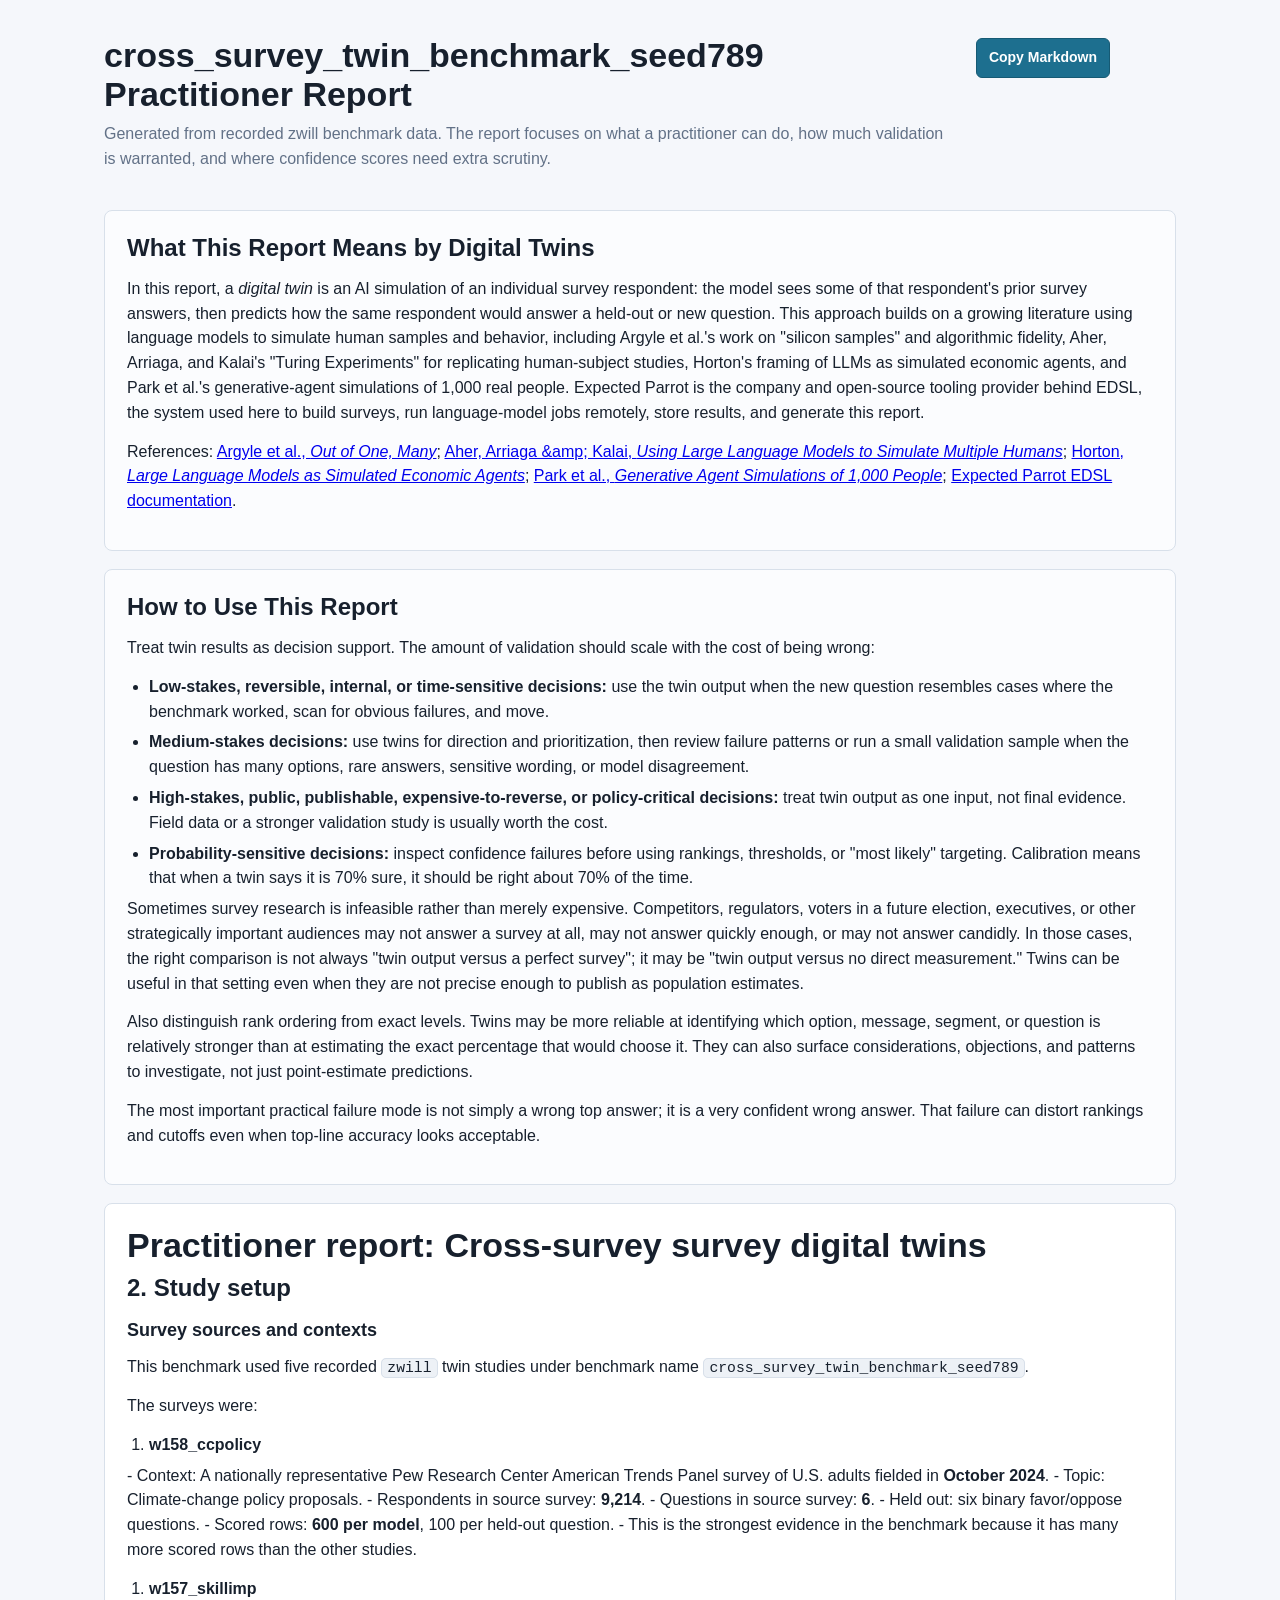
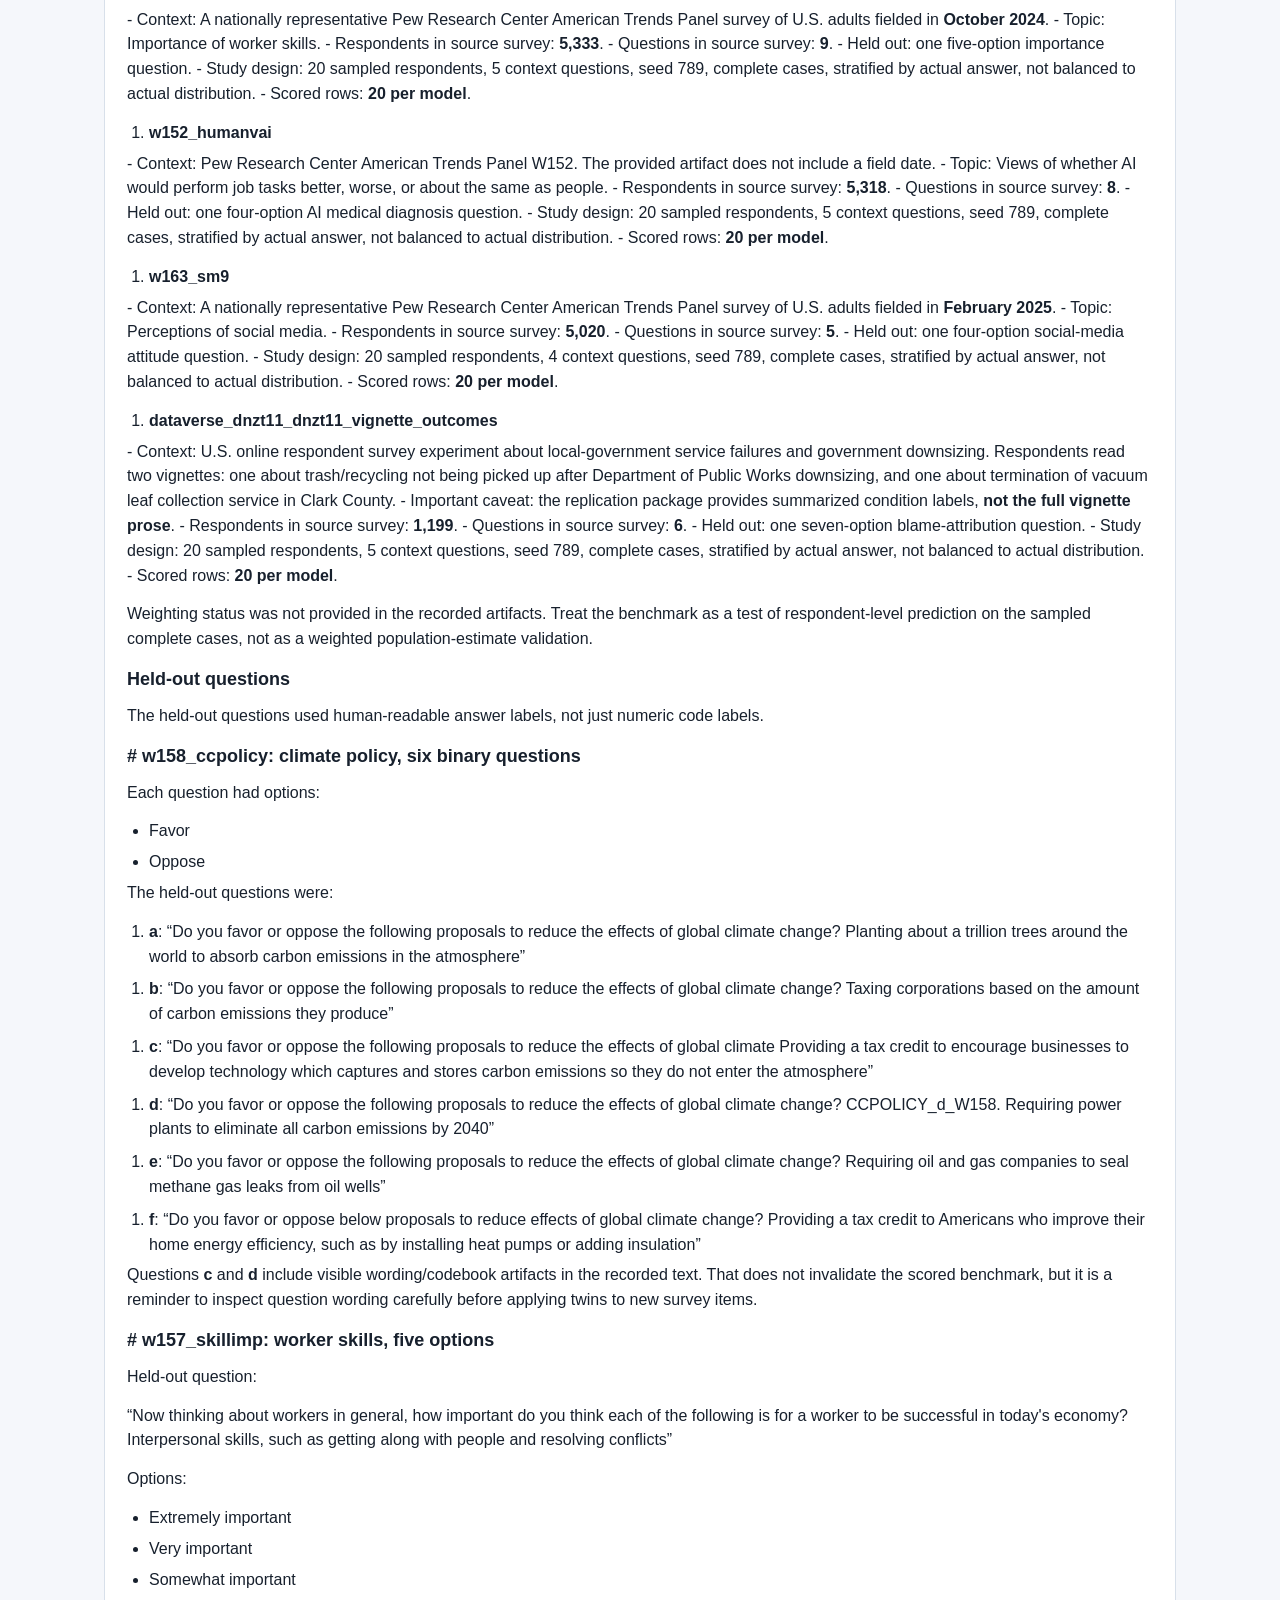
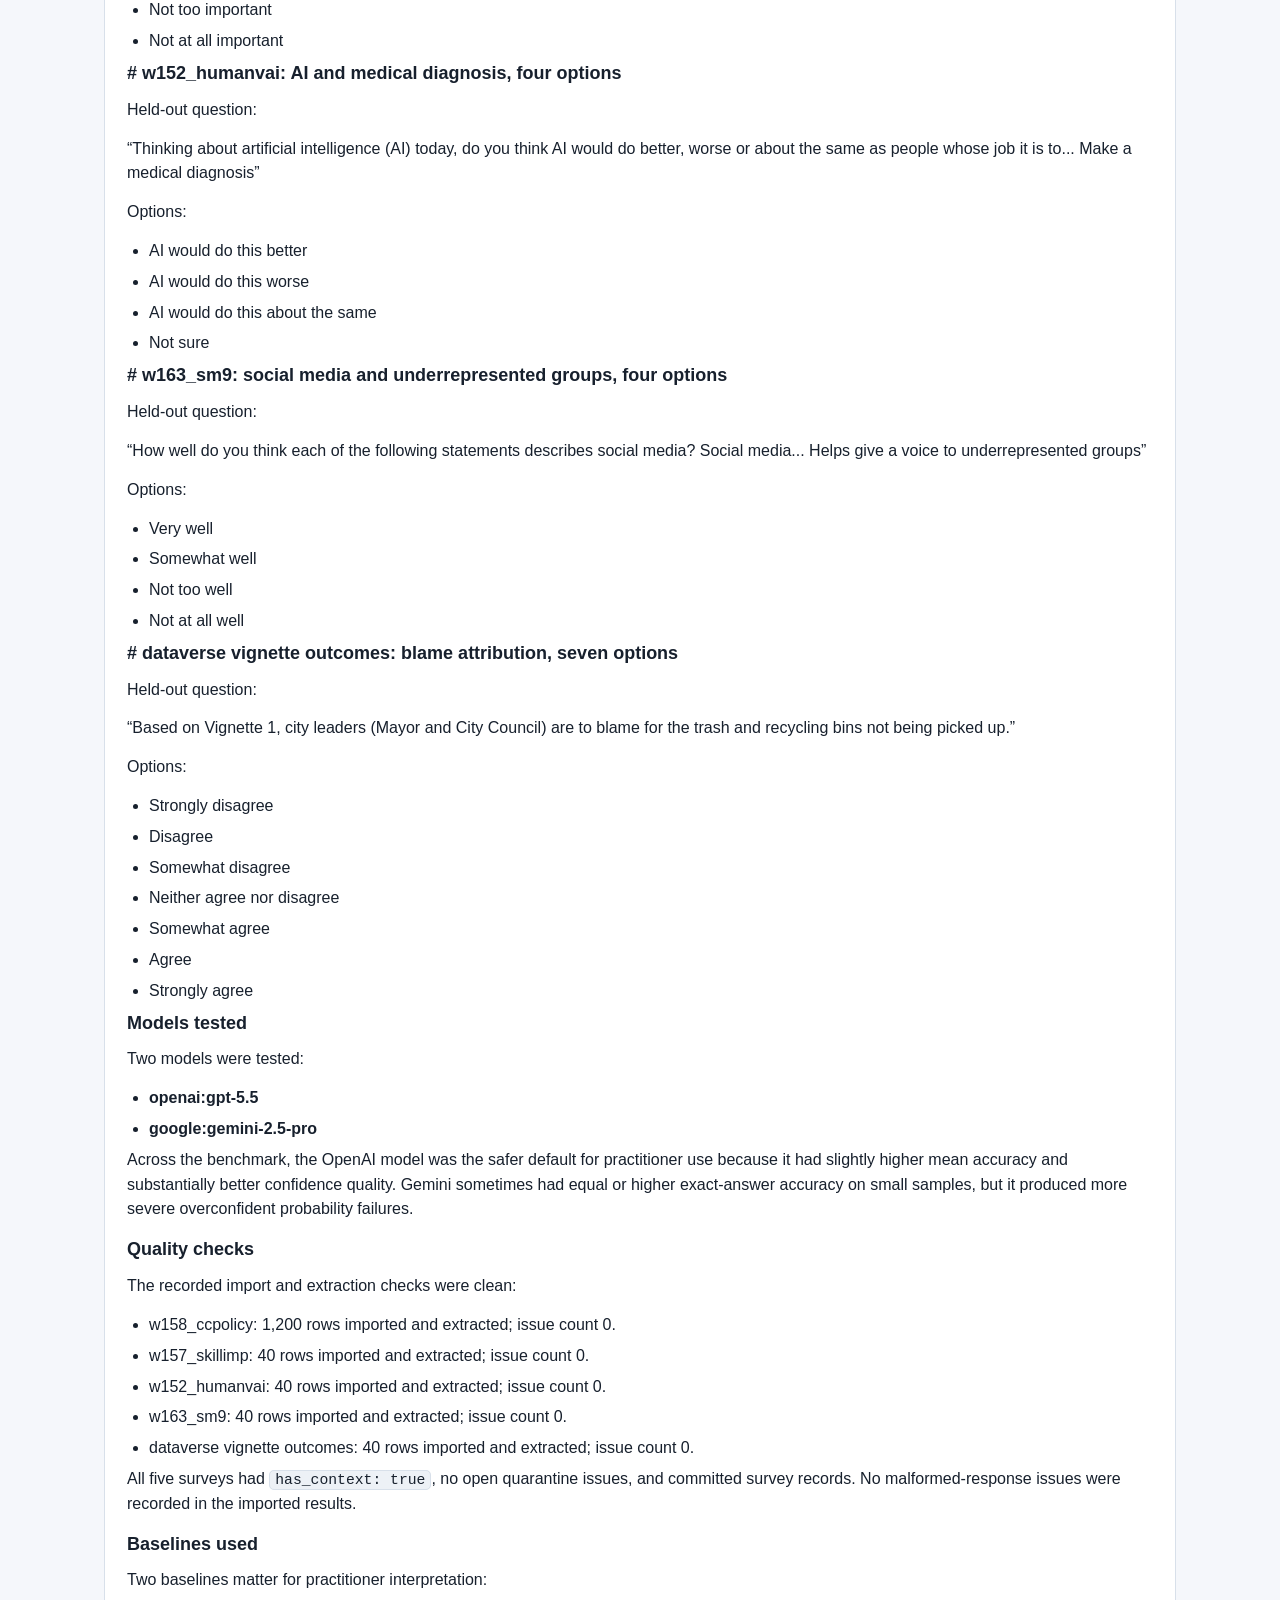
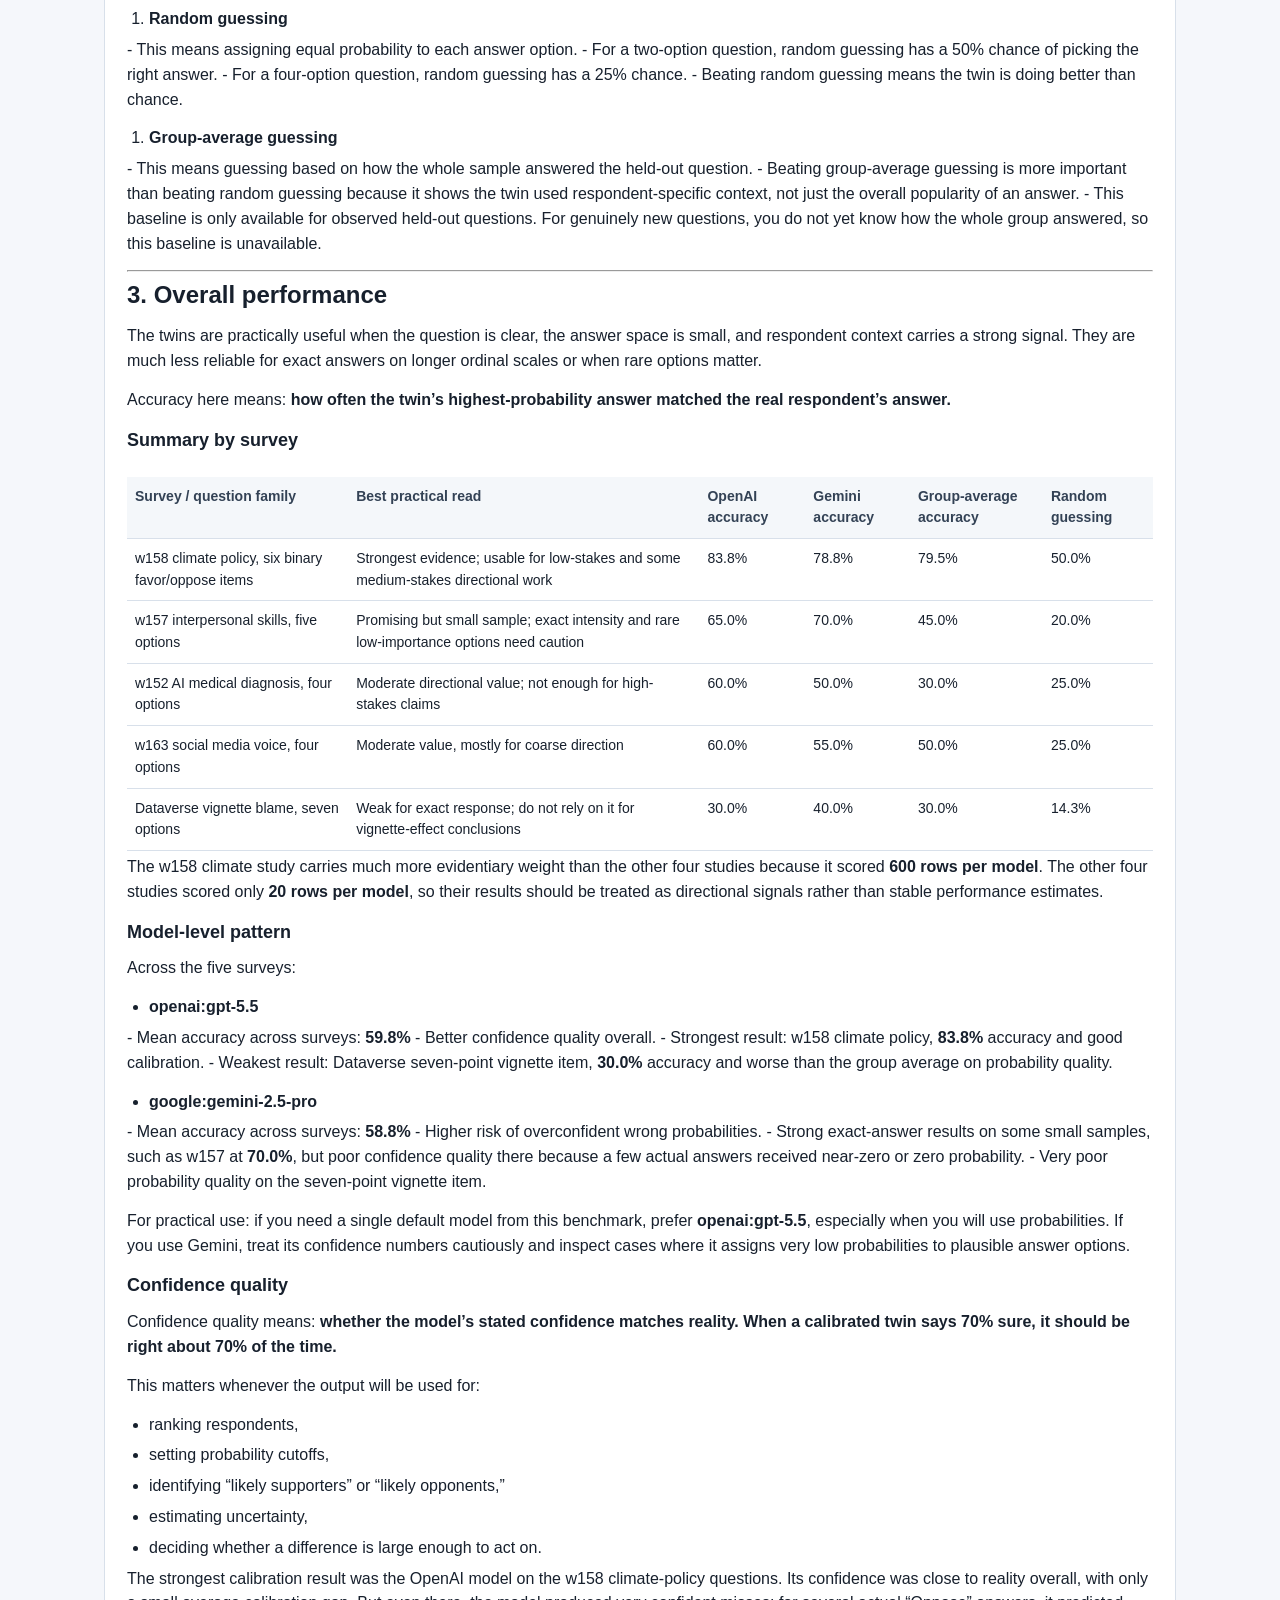
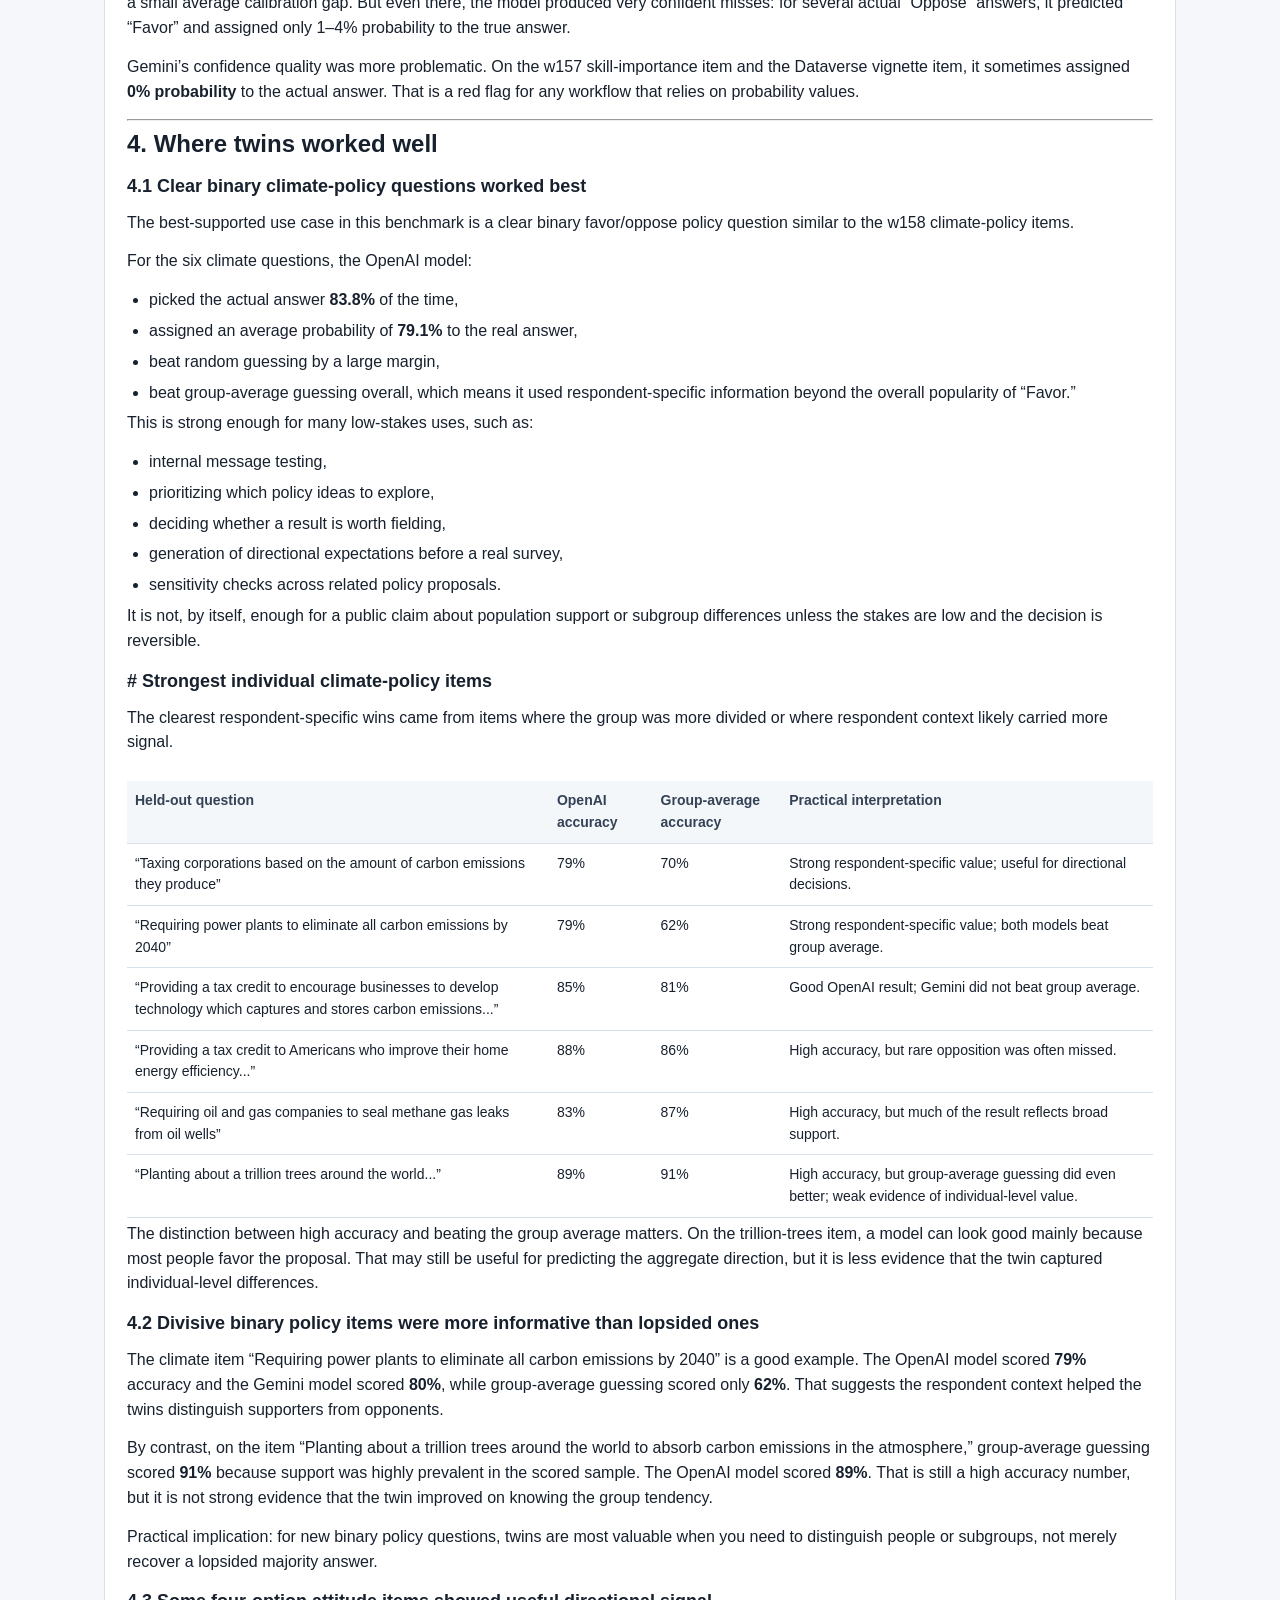
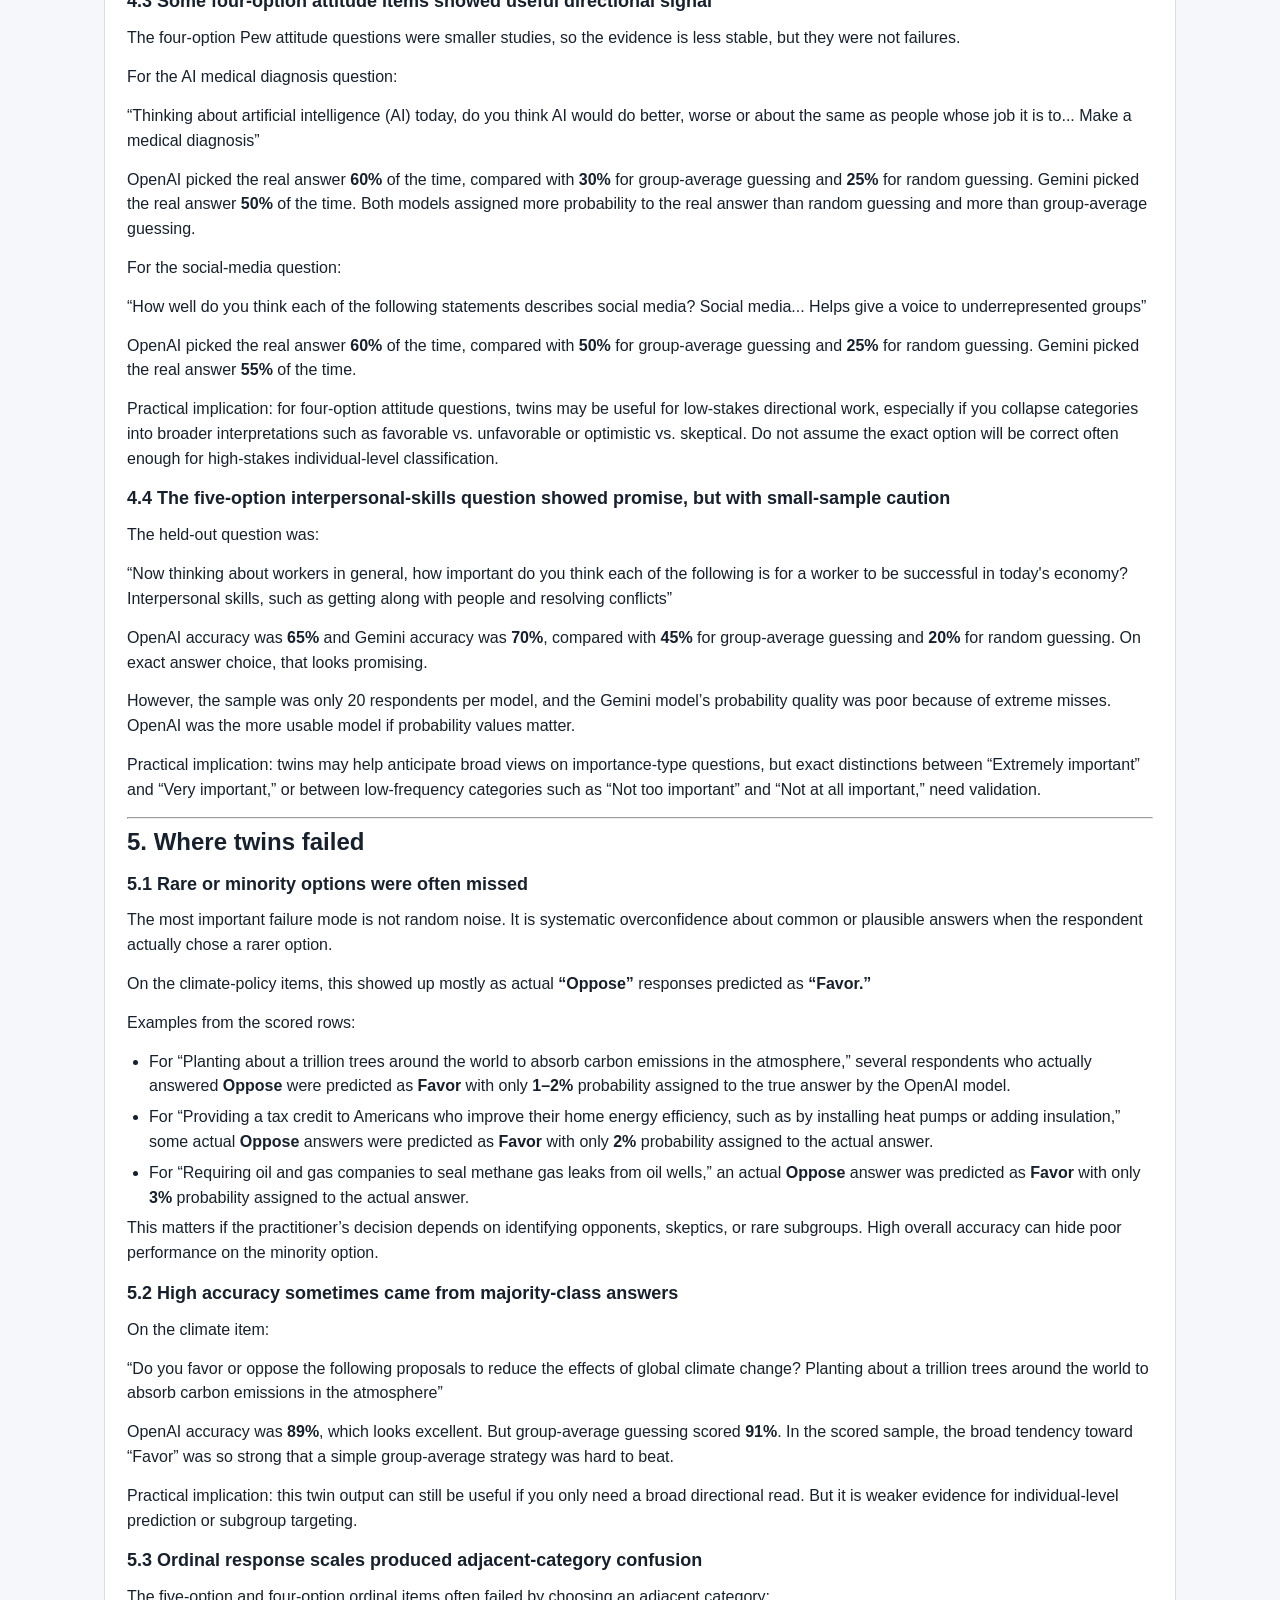
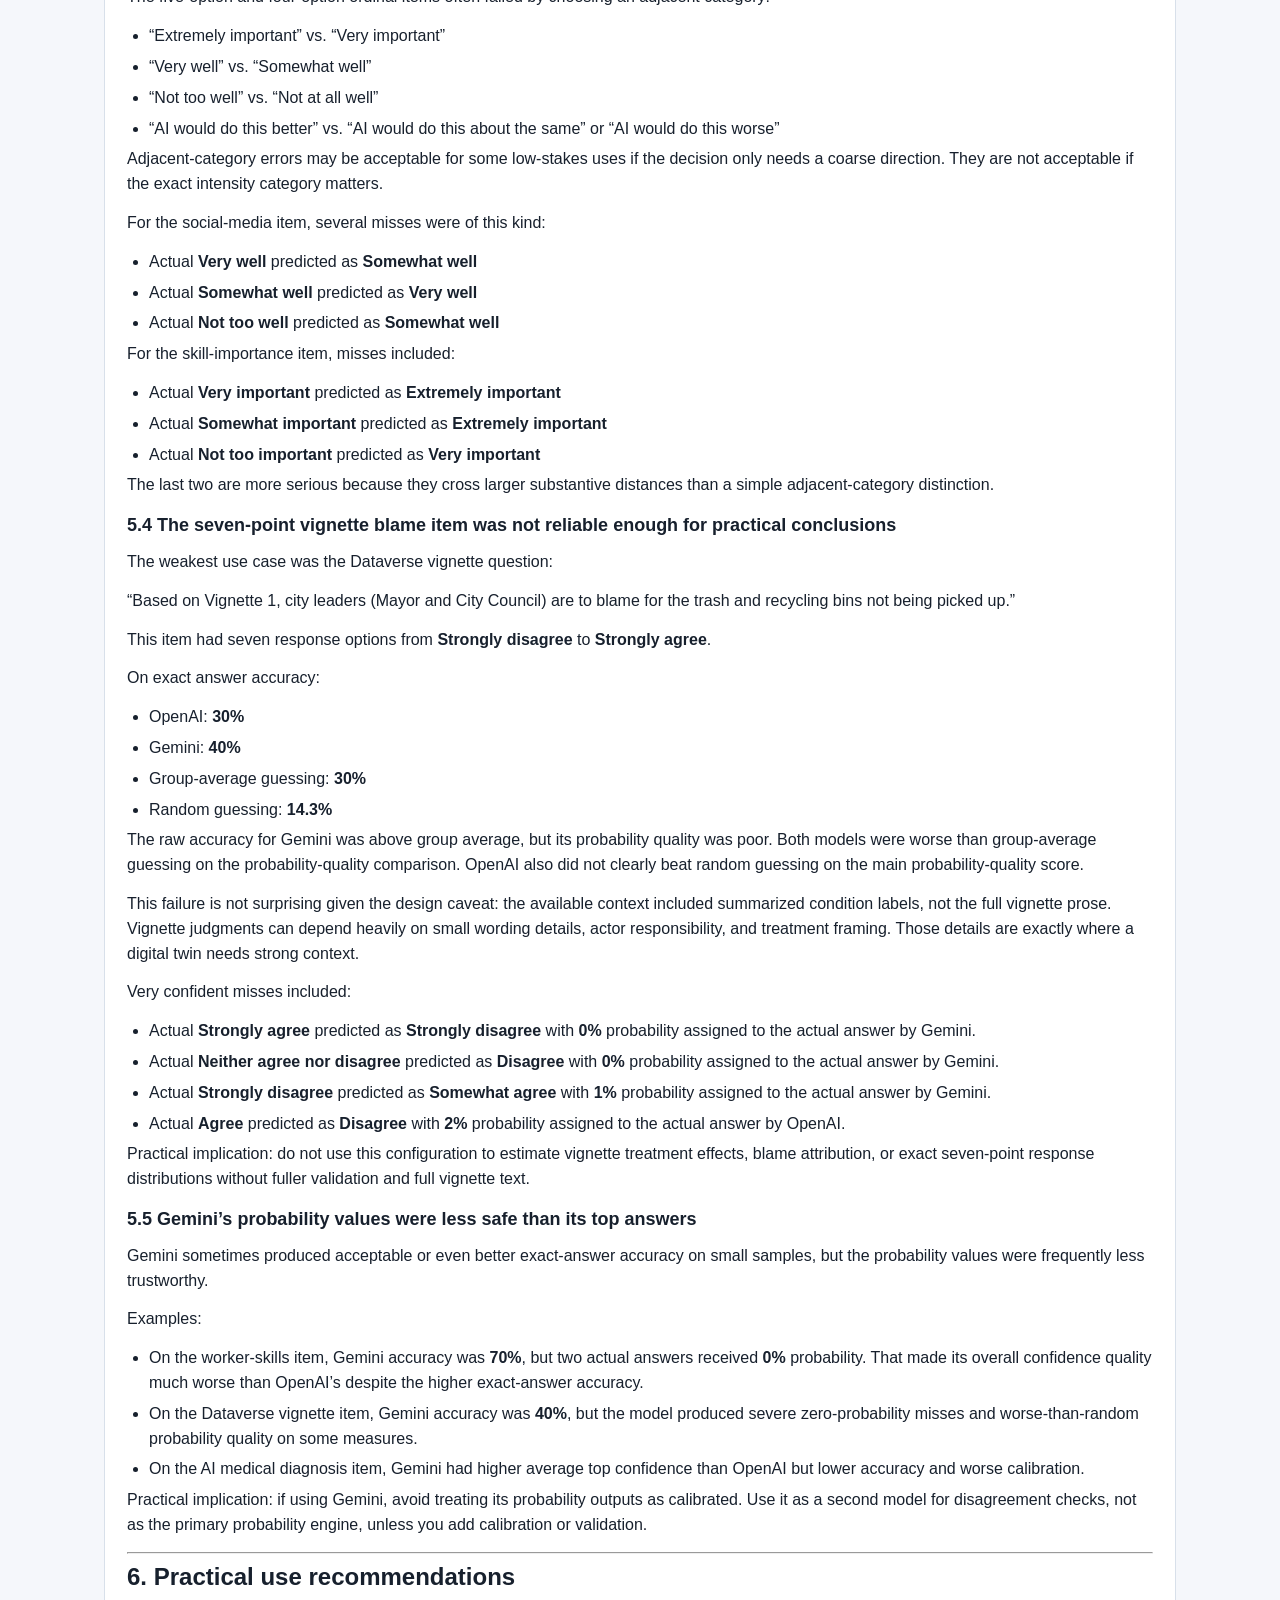
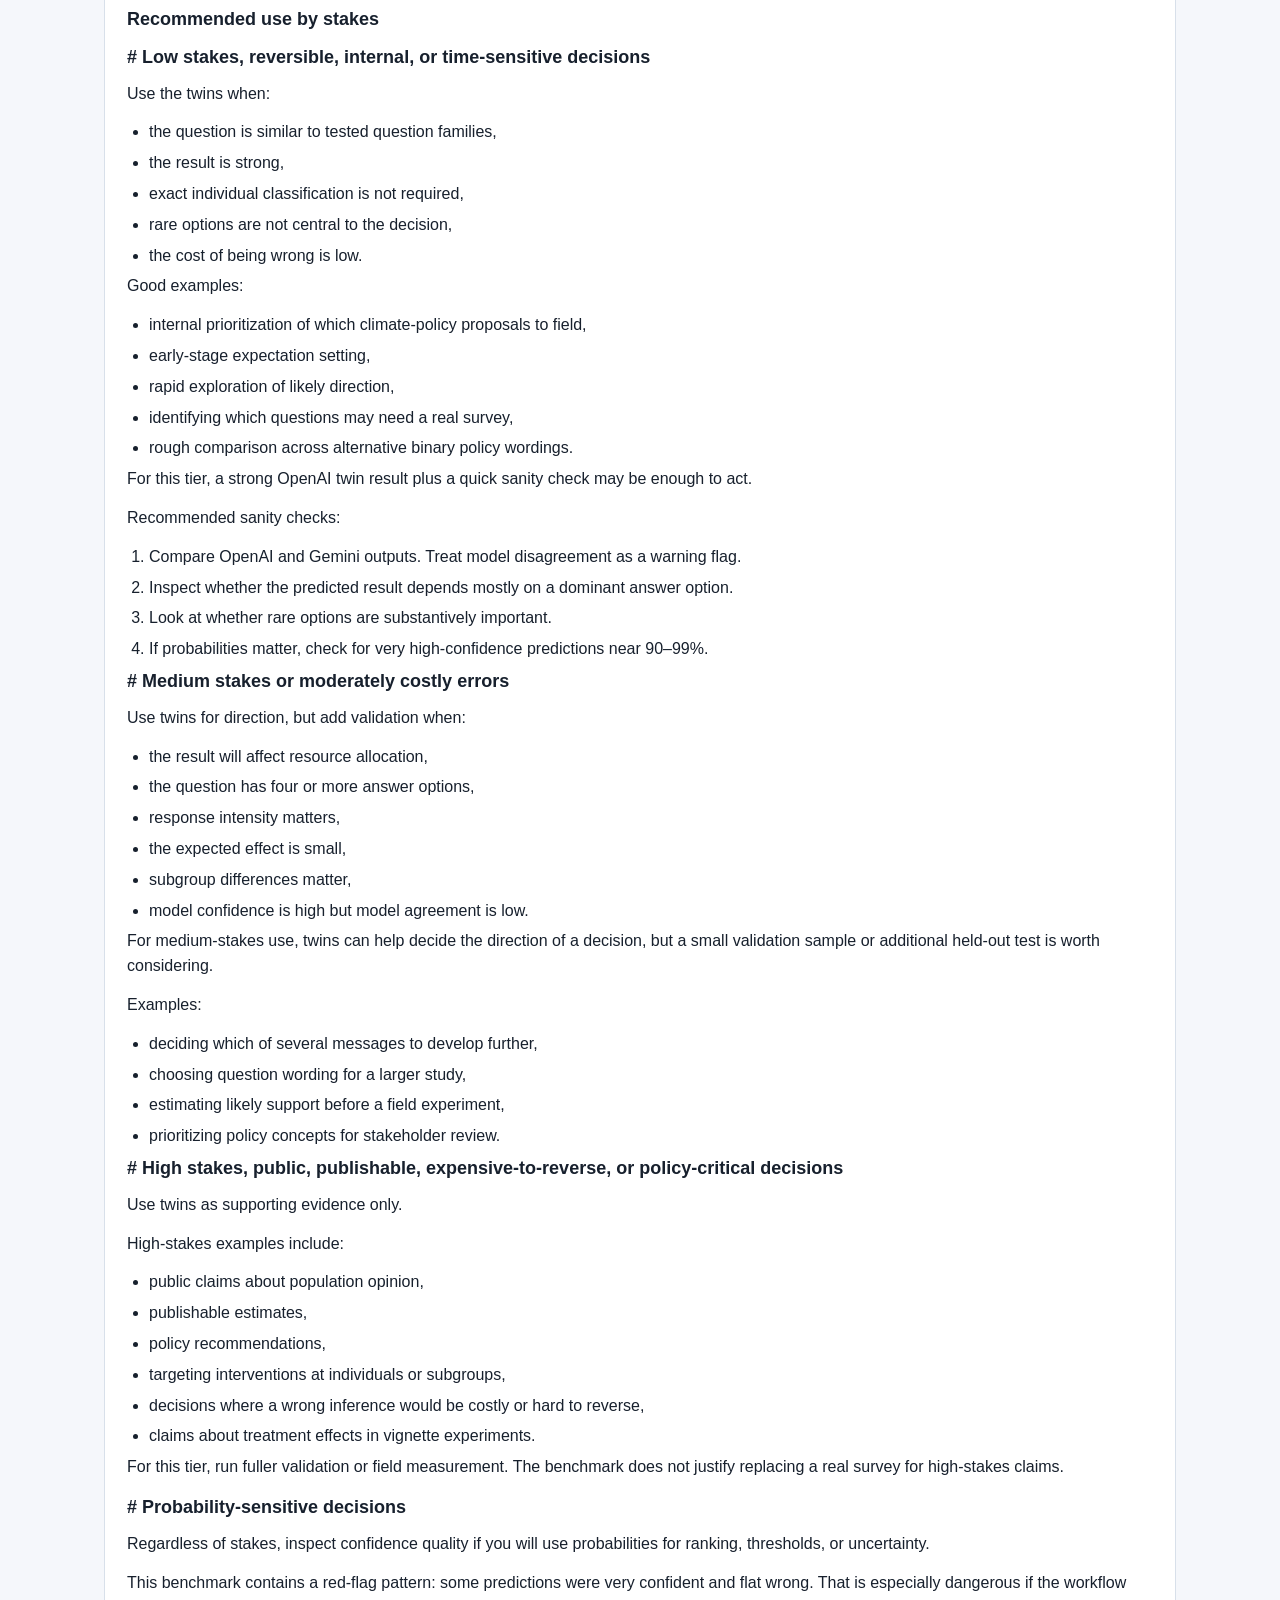
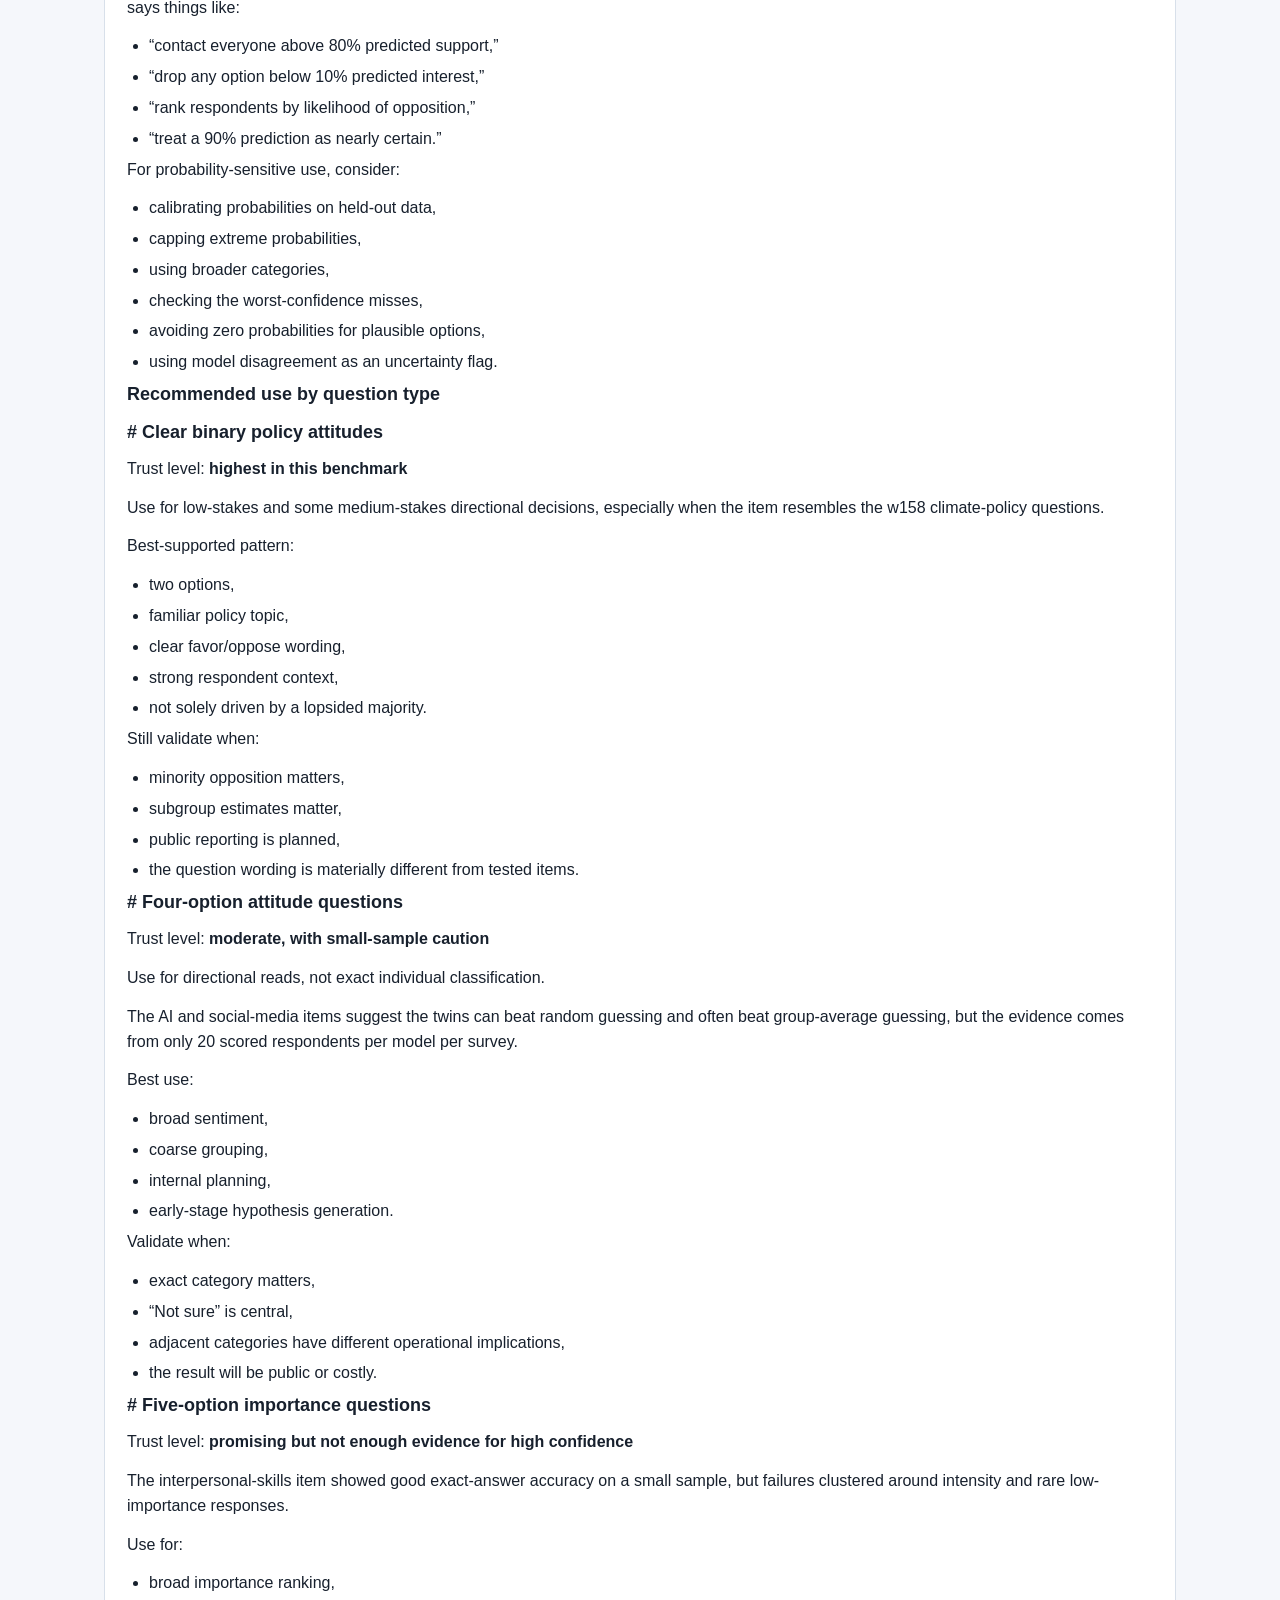
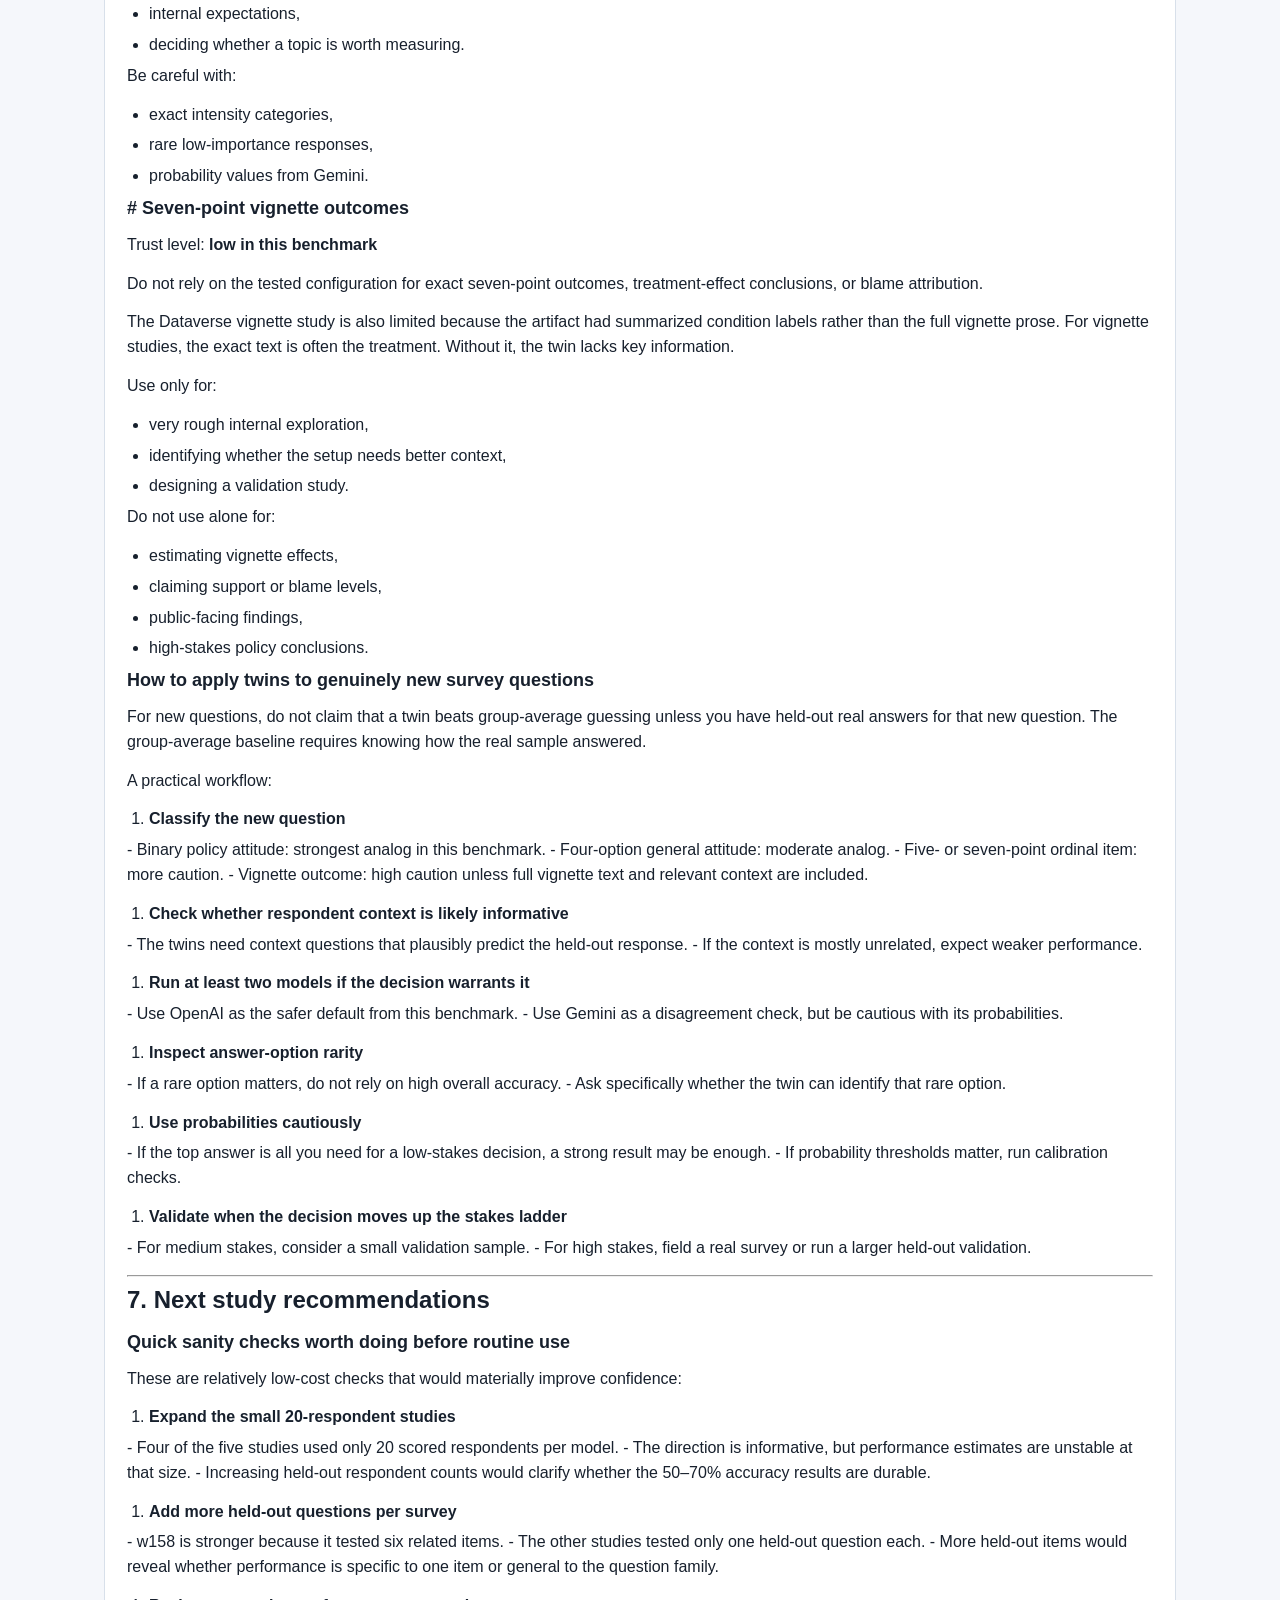
<file: examples/llm_survey_priors/sample_digital_twin_practitioner_report.html>
<!doctype html>
<html lang="en">
<head>
  <meta charset="utf-8">
  <meta name="viewport" content="width=device-width, initial-scale=1">
  <title>cross_survey_twin_benchmark_seed789 Practitioner Report</title>
  <style>
    :root { --bg:#f5f7fb; --panel:#fff; --ink:#17202d; --muted:#627187; --line:#d8e0ea; --accent:#1d6f8f; --accent-soft:#e4f2f6; --warn-soft:#fff2d8; --bad-soft:#fae7e7; }
    * { box-sizing:border-box; }
    body { margin:0; background:var(--bg); color:var(--ink); font:16px/1.55 -apple-system,BlinkMacSystemFont,"Segoe UI",sans-serif; }
    main { max-width:1120px; margin:0 auto; padding:36px 24px 64px; }
    header { margin-bottom:24px; }
    .header-row { display:flex; align-items:flex-start; justify-content:space-between; gap:16px; }
    h1 { margin:0 0 8px; font-size:34px; line-height:1.15; letter-spacing:0; }
    h2 { margin:0 0 14px; font-size:24px; line-height:1.25; letter-spacing:0; }
    h3 { margin:0 0 10px; font-size:18px; letter-spacing:0; }
    p { margin:0 0 14px; }
    code { background:#edf1f6; border:1px solid var(--line); border-radius:5px; padding:1px 5px; font-family:ui-monospace,SFMono-Regular,Menlo,Consolas,monospace; font-size:.92em; }
    .subtle { color:var(--muted); max-width:850px; }
    .section { background:var(--panel); border:1px solid var(--line); border-radius:8px; padding:22px; margin:18px 0; }
    .explainer { background:#fbfcfe; }
    .grid { display:grid; grid-template-columns:repeat(3,minmax(0,1fr)); gap:12px; margin:16px 0 4px; }
    .metric { border:1px solid var(--line); border-radius:7px; padding:14px; background:#fbfcfe; }
    .metric .label { color:var(--muted); font-size:13px; margin-bottom:4px; }
    .metric .value { font-size:24px; font-weight:750; }
    .callout { border-radius:7px; padding:14px 16px; margin:14px 0; border:1px solid var(--line); }
    .callout.good { background:var(--accent-soft); border-color:#b7d8df; }
    .callout.warn { background:var(--warn-soft); border-color:#f0d396; }
    .callout.bad { background:var(--bad-soft); border-color:#e0bbbb; }
    table { width:100%; border-collapse:collapse; margin:12px 0 4px; font-size:14px; }
    th, td { border-bottom:1px solid var(--line); padding:9px 8px; text-align:left; vertical-align:top; }
    th { color:#334255; font-weight:700; background:#f4f7fa; }
    .table-wrap { overflow-x:auto; }
    .num { text-align:right; font-variant-numeric:tabular-nums; }
    ul, ol { margin:8px 0 0 22px; padding:0; }
    li { margin:6px 0; }
    .two-col { display:grid; grid-template-columns:repeat(2,minmax(0,1fr)); gap:16px; }
    .copy-control { display:flex; align-items:center; flex:0 0 auto; gap:10px; margin-top:2px; }
    button { appearance:none; background:var(--accent); border:1px solid #165a74; border-radius:6px; color:#fff; cursor:pointer; font:inherit; font-size:14px; font-weight:700; padding:8px 12px; }
    button:focus { outline:3px solid #b9ddeb; outline-offset:2px; }
    button:hover { background:#165f7b; }
    .copy-status { color:var(--muted); font-size:13px; min-width:56px; }
    @media (max-width:850px) { main { padding:24px 14px 48px; } .grid,.two-col { grid-template-columns:1fr; } .header-row { display:block; } .copy-control { margin-top:14px; } table { display:block; overflow-x:auto; } }
  </style>
</head>
<body>
  <main>
    <header>
      <div class="header-row">
        <div>
          <h1>cross_survey_twin_benchmark_seed789 Practitioner Report</h1>
          <p class="subtle">Generated from recorded zwill benchmark data. The report focuses on what a practitioner can do, how much validation is warranted, and where confidence scores need extra scrutiny.</p>
        </div>
        <div class="copy-control"><button type="button" id="copy-markdown">Copy Markdown</button><span class="copy-status" id="copy-status" aria-live="polite"></span></div>
      </div>
    </header>
    <section class="section explainer">
      <h2>What This Report Means by Digital Twins</h2>
<p>In this report, a <em>digital twin</em> is an AI simulation of an individual survey respondent: the model sees some of that respondent&#x27;s prior survey answers, then predicts how the same respondent would answer a held-out or new question. This approach builds on a growing literature using language models to simulate human samples and behavior, including Argyle et al.&#x27;s work on &quot;silicon samples&quot; and algorithmic fidelity, Aher, Arriaga, and Kalai&#x27;s &quot;Turing Experiments&quot; for replicating human-subject studies, Horton&#x27;s framing of LLMs as simulated economic agents, and Park et al.&#x27;s generative-agent simulations of 1,000 real people. Expected Parrot is the company and open-source tooling provider behind EDSL, the system used here to build surveys, run language-model jobs remotely, store results, and generate this report.</p>
<p>References: <a href="https://arxiv.org/abs/2209.06899">Argyle et al., <em>Out of One, Many</em></a>; <a href="https://arxiv.org/abs/2208.10264">Aher, Arriaga &amp;amp; Kalai, <em>Using Large Language Models to Simulate Multiple Humans</em></a>; <a href="https://arxiv.org/abs/2301.07543">Horton, <em>Large Language Models as Simulated Economic Agents</em></a>; <a href="https://arxiv.org/abs/2411.10109">Park et al., <em>Generative Agent Simulations of 1,000 People</em></a>; <a href="https://docs.expectedparrot.com/en/latest">Expected Parrot EDSL documentation</a>.</p>
    </section>
    <section class="section explainer">
      <h2>How to Use This Report</h2>
<p>Treat twin results as decision support. The amount of validation should scale with the cost of being wrong:</p>
<ul><li><strong>Low-stakes, reversible, internal, or time-sensitive decisions:</strong> use the twin output when the new question resembles cases where the benchmark worked, scan for obvious failures, and move.</li><li><strong>Medium-stakes decisions:</strong> use twins for direction and prioritization, then review failure patterns or run a small validation sample when the question has many options, rare answers, sensitive wording, or model disagreement.</li><li><strong>High-stakes, public, publishable, expensive-to-reverse, or policy-critical decisions:</strong> treat twin output as one input, not final evidence. Field data or a stronger validation study is usually worth the cost.</li><li><strong>Probability-sensitive decisions:</strong> inspect confidence failures before using rankings, thresholds, or &quot;most likely&quot; targeting. Calibration means that when a twin says it is 70% sure, it should be right about 70% of the time.</li></ul>
<p>Sometimes survey research is infeasible rather than merely expensive. Competitors, regulators, voters in a future election, executives, or other strategically important audiences may not answer a survey at all, may not answer quickly enough, or may not answer candidly. In those cases, the right comparison is not always &quot;twin output versus a perfect survey&quot;; it may be &quot;twin output versus no direct measurement.&quot; Twins can be useful in that setting even when they are not precise enough to publish as population estimates.</p>
<p>Also distinguish rank ordering from exact levels. Twins may be more reliable at identifying which option, message, segment, or question is relatively stronger than at estimating the exact percentage that would choose it. They can also surface considerations, objections, and patterns to investigate, not just point-estimate predictions.</p>
<p>The most important practical failure mode is not simply a wrong top answer; it is a very confident wrong answer. That failure can distort rankings and cutoffs even when top-line accuracy looks acceptable.</p>
    </section>
    <section class="section">
      <h1>Practitioner report: Cross-survey survey digital twins</h1>
<h2>2. Study setup</h2>
<h3>Survey sources and contexts</h3>
<p>This benchmark used five recorded <code>zwill</code> twin studies under benchmark name <code>cross_survey_twin_benchmark_seed789</code>.</p>
<p>The surveys were:</p>
<ol><li><strong>w158_ccpolicy</strong></li></ol>
<p>   - Context: A nationally representative Pew Research Center American Trends Panel survey of U.S. adults fielded in <strong>October 2024</strong>. - Topic: Climate-change policy proposals. - Respondents in source survey: <strong>9,214</strong>. - Questions in source survey: <strong>6</strong>. - Held out: six binary favor/oppose questions. - Scored rows: <strong>600 per model</strong>, 100 per held-out question. - This is the strongest evidence in the benchmark because it has many more scored rows than the other studies.</p>
<ol><li><strong>w157_skillimp</strong></li></ol>
<p>   - Context: A nationally representative Pew Research Center American Trends Panel survey of U.S. adults fielded in <strong>October 2024</strong>. - Topic: Importance of worker skills. - Respondents in source survey: <strong>5,333</strong>. - Questions in source survey: <strong>9</strong>. - Held out: one five-option importance question. - Study design: 20 sampled respondents, 5 context questions, seed 789, complete cases, stratified by actual answer, not balanced to actual distribution. - Scored rows: <strong>20 per model</strong>.</p>
<ol><li><strong>w152_humanvai</strong></li></ol>
<p>   - Context: Pew Research Center American Trends Panel W152. The provided artifact does not include a field date. - Topic: Views of whether AI would perform job tasks better, worse, or about the same as people. - Respondents in source survey: <strong>5,318</strong>. - Questions in source survey: <strong>8</strong>. - Held out: one four-option AI medical diagnosis question. - Study design: 20 sampled respondents, 5 context questions, seed 789, complete cases, stratified by actual answer, not balanced to actual distribution. - Scored rows: <strong>20 per model</strong>.</p>
<ol><li><strong>w163_sm9</strong></li></ol>
<p>   - Context: A nationally representative Pew Research Center American Trends Panel survey of U.S. adults fielded in <strong>February 2025</strong>. - Topic: Perceptions of social media. - Respondents in source survey: <strong>5,020</strong>. - Questions in source survey: <strong>5</strong>. - Held out: one four-option social-media attitude question. - Study design: 20 sampled respondents, 4 context questions, seed 789, complete cases, stratified by actual answer, not balanced to actual distribution. - Scored rows: <strong>20 per model</strong>.</p>
<ol><li><strong>dataverse_dnzt11_dnzt11_vignette_outcomes</strong></li></ol>
<p>   - Context: U.S. online respondent survey experiment about local-government service failures and government downsizing. Respondents read two vignettes: one about trash/recycling not being picked up after Department of Public Works downsizing, and one about termination of vacuum leaf collection service in Clark County. - Important caveat: the replication package provides summarized condition labels, <strong>not the full vignette prose</strong>. - Respondents in source survey: <strong>1,199</strong>. - Questions in source survey: <strong>6</strong>. - Held out: one seven-option blame-attribution question. - Study design: 20 sampled respondents, 5 context questions, seed 789, complete cases, stratified by actual answer, not balanced to actual distribution. - Scored rows: <strong>20 per model</strong>.</p>
<p>Weighting status was not provided in the recorded artifacts. Treat the benchmark as a test of respondent-level prediction on the sampled complete cases, not as a weighted population-estimate validation.</p>
<h3>Held-out questions</h3>
<p>The held-out questions used human-readable answer labels, not just numeric code labels.</p>
<h3># w158_ccpolicy: climate policy, six binary questions</h3>
<p>Each question had options:</p>
<ul><li>Favor</li><li>Oppose</li></ul>
<p>The held-out questions were:</p>
<ol><li><strong>a</strong>: “Do you favor or oppose the following proposals to reduce the effects of global climate change? Planting about a trillion trees around the world to absorb carbon emissions in the atmosphere”</li></ol>
<ol><li><strong>b</strong>: “Do you favor or oppose the following proposals to reduce the effects of global climate change? Taxing corporations based on the amount of carbon emissions they produce”</li></ol>
<ol><li><strong>c</strong>: “Do you favor or oppose the following proposals to reduce the effects of global climate Providing a tax credit to encourage businesses to develop technology which captures and stores carbon emissions so they do not enter the atmosphere”</li></ol>
<ol><li><strong>d</strong>: “Do you favor or oppose the following proposals to reduce the effects of global climate change? CCPOLICY_d_W158. Requiring power plants to eliminate all carbon emissions by 2040”</li></ol>
<ol><li><strong>e</strong>: “Do you favor or oppose the following proposals to reduce the effects of global climate change? Requiring oil and gas companies to seal methane gas leaks from oil wells”</li></ol>
<ol><li><strong>f</strong>: “Do you favor or oppose below proposals to reduce effects of global climate change? Providing a tax credit to Americans who improve their home energy efficiency, such as by installing heat pumps or adding insulation”</li></ol>
<p>Questions <strong>c</strong> and <strong>d</strong> include visible wording/codebook artifacts in the recorded text. That does not invalidate the scored benchmark, but it is a reminder to inspect question wording carefully before applying twins to new survey items.</p>
<h3># w157_skillimp: worker skills, five options</h3>
<p>Held-out question:</p>
<p>“Now thinking about workers in general, how important do you think each of the following is for a worker to be successful in today&#x27;s economy? Interpersonal skills, such as getting along with people and resolving conflicts”</p>
<p>Options:</p>
<ul><li>Extremely important</li><li>Very important</li><li>Somewhat important</li><li>Not too important</li><li>Not at all important</li></ul>
<h3># w152_humanvai: AI and medical diagnosis, four options</h3>
<p>Held-out question:</p>
<p>“Thinking about artificial intelligence (AI) today, do you think AI would do better, worse or about the same as people whose job it is to... Make a medical diagnosis”</p>
<p>Options:</p>
<ul><li>AI would do this better</li><li>AI would do this worse</li><li>AI would do this about the same</li><li>Not sure</li></ul>
<h3># w163_sm9: social media and underrepresented groups, four options</h3>
<p>Held-out question:</p>
<p>“How well do you think each of the following statements describes social media? Social media... Helps give a voice to underrepresented groups”</p>
<p>Options:</p>
<ul><li>Very well</li><li>Somewhat well</li><li>Not too well</li><li>Not at all well</li></ul>
<h3># dataverse vignette outcomes: blame attribution, seven options</h3>
<p>Held-out question:</p>
<p>“Based on Vignette 1, city leaders (Mayor and City Council) are to blame for the trash and recycling bins not being picked up.”</p>
<p>Options:</p>
<ul><li>Strongly disagree</li><li>Disagree</li><li>Somewhat disagree</li><li>Neither agree nor disagree</li><li>Somewhat agree</li><li>Agree</li><li>Strongly agree</li></ul>
<h3>Models tested</h3>
<p>Two models were tested:</p>
<ul><li><strong>openai:gpt-5.5</strong></li><li><strong>google:gemini-2.5-pro</strong></li></ul>
<p>Across the benchmark, the OpenAI model was the safer default for practitioner use because it had slightly higher mean accuracy and substantially better confidence quality. Gemini sometimes had equal or higher exact-answer accuracy on small samples, but it produced more severe overconfident probability failures.</p>
<h3>Quality checks</h3>
<p>The recorded import and extraction checks were clean:</p>
<ul><li>w158_ccpolicy: 1,200 rows imported and extracted; issue count 0.</li><li>w157_skillimp: 40 rows imported and extracted; issue count 0.</li><li>w152_humanvai: 40 rows imported and extracted; issue count 0.</li><li>w163_sm9: 40 rows imported and extracted; issue count 0.</li><li>dataverse vignette outcomes: 40 rows imported and extracted; issue count 0.</li></ul>
<p>All five surveys had <code>has_context: true</code>, no open quarantine issues, and committed survey records. No malformed-response issues were recorded in the imported results.</p>
<h3>Baselines used</h3>
<p>Two baselines matter for practitioner interpretation:</p>
<ol><li><strong>Random guessing</strong></li></ol>
<p>   - This means assigning equal probability to each answer option. - For a two-option question, random guessing has a 50% chance of picking the right answer. - For a four-option question, random guessing has a 25% chance. - Beating random guessing means the twin is doing better than chance.</p>
<ol><li><strong>Group-average guessing</strong></li></ol>
<p>   - This means guessing based on how the whole sample answered the held-out question. - Beating group-average guessing is more important than beating random guessing because it shows the twin used respondent-specific context, not just the overall popularity of an answer. - This baseline is only available for observed held-out questions. For genuinely new questions, you do not yet know how the whole group answered, so this baseline is unavailable.</p>
<hr>
<h2>3. Overall performance</h2>
<p>The twins are practically useful when the question is clear, the answer space is small, and respondent context carries a strong signal. They are much less reliable for exact answers on longer ordinal scales or when rare options matter.</p>
<p>Accuracy here means: <strong>how often the twin’s highest-probability answer matched the real respondent’s answer.</strong></p>
<h3>Summary by survey</h3>
<div class="table-wrap"><table><thead><tr><th>Survey / question family</th><th>Best practical read</th><th>OpenAI accuracy</th><th>Gemini accuracy</th><th>Group-average accuracy</th><th>Random guessing</th></tr></thead><tbody><tr><td>w158 climate policy, six binary favor/oppose items</td><td>Strongest evidence; usable for low-stakes and some medium-stakes directional work</td><td>83.8%</td><td>78.8%</td><td>79.5%</td><td>50.0%</td></tr><tr><td>w157 interpersonal skills, five options</td><td>Promising but small sample; exact intensity and rare low-importance options need caution</td><td>65.0%</td><td>70.0%</td><td>45.0%</td><td>20.0%</td></tr><tr><td>w152 AI medical diagnosis, four options</td><td>Moderate directional value; not enough for high-stakes claims</td><td>60.0%</td><td>50.0%</td><td>30.0%</td><td>25.0%</td></tr><tr><td>w163 social media voice, four options</td><td>Moderate value, mostly for coarse direction</td><td>60.0%</td><td>55.0%</td><td>50.0%</td><td>25.0%</td></tr><tr><td>Dataverse vignette blame, seven options</td><td>Weak for exact response; do not rely on it for vignette-effect conclusions</td><td>30.0%</td><td>40.0%</td><td>30.0%</td><td>14.3%</td></tr></tbody></table></div>
<p>The w158 climate study carries much more evidentiary weight than the other four studies because it scored <strong>600 rows per model</strong>. The other four studies scored only <strong>20 rows per model</strong>, so their results should be treated as directional signals rather than stable performance estimates.</p>
<h3>Model-level pattern</h3>
<p>Across the five surveys:</p>
<ul><li><strong>openai:gpt-5.5</strong></li></ul>
<p>  - Mean accuracy across surveys: <strong>59.8%</strong> - Better confidence quality overall. - Strongest result: w158 climate policy, <strong>83.8%</strong> accuracy and good calibration. - Weakest result: Dataverse seven-point vignette item, <strong>30.0%</strong> accuracy and worse than the group average on probability quality.</p>
<ul><li><strong>google:gemini-2.5-pro</strong></li></ul>
<p>  - Mean accuracy across surveys: <strong>58.8%</strong> - Higher risk of overconfident wrong probabilities. - Strong exact-answer results on some small samples, such as w157 at <strong>70.0%</strong>, but poor confidence quality there because a few actual answers received near-zero or zero probability. - Very poor probability quality on the seven-point vignette item.</p>
<p>For practical use: if you need a single default model from this benchmark, prefer <strong>openai:gpt-5.5</strong>, especially when you will use probabilities. If you use Gemini, treat its confidence numbers cautiously and inspect cases where it assigns very low probabilities to plausible answer options.</p>
<h3>Confidence quality</h3>
<p>Confidence quality means: <strong>whether the model’s stated confidence matches reality. When a calibrated twin says 70% sure, it should be right about 70% of the time.</strong></p>
<p>This matters whenever the output will be used for:</p>
<ul><li>ranking respondents,</li><li>setting probability cutoffs,</li><li>identifying “likely supporters” or “likely opponents,”</li><li>estimating uncertainty,</li><li>deciding whether a difference is large enough to act on.</li></ul>
<p>The strongest calibration result was the OpenAI model on the w158 climate-policy questions. Its confidence was close to reality overall, with only a small average calibration gap. But even there, the model produced very confident misses: for several actual “Oppose” answers, it predicted “Favor” and assigned only 1–4% probability to the true answer.</p>
<p>Gemini’s confidence quality was more problematic. On the w157 skill-importance item and the Dataverse vignette item, it sometimes assigned <strong>0% probability</strong> to the actual answer. That is a red flag for any workflow that relies on probability values.</p>
<hr>
<h2>4. Where twins worked well</h2>
<h3>4.1 Clear binary climate-policy questions worked best</h3>
<p>The best-supported use case in this benchmark is a clear binary favor/oppose policy question similar to the w158 climate-policy items.</p>
<p>For the six climate questions, the OpenAI model:</p>
<ul><li>picked the actual answer <strong>83.8%</strong> of the time,</li><li>assigned an average probability of <strong>79.1%</strong> to the real answer,</li><li>beat random guessing by a large margin,</li><li>beat group-average guessing overall, which means it used respondent-specific information beyond the overall popularity of “Favor.”</li></ul>
<p>This is strong enough for many low-stakes uses, such as:</p>
<ul><li>internal message testing,</li><li>prioritizing which policy ideas to explore,</li><li>deciding whether a result is worth fielding,</li><li>generation of directional expectations before a real survey,</li><li>sensitivity checks across related policy proposals.</li></ul>
<p>It is not, by itself, enough for a public claim about population support or subgroup differences unless the stakes are low and the decision is reversible.</p>
<h3># Strongest individual climate-policy items</h3>
<p>The clearest respondent-specific wins came from items where the group was more divided or where respondent context likely carried more signal.</p>
<div class="table-wrap"><table><thead><tr><th>Held-out question</th><th>OpenAI accuracy</th><th>Group-average accuracy</th><th>Practical interpretation</th></tr></thead><tbody><tr><td>“Taxing corporations based on the amount of carbon emissions they produce”</td><td>79%</td><td>70%</td><td>Strong respondent-specific value; useful for directional decisions.</td></tr><tr><td>“Requiring power plants to eliminate all carbon emissions by 2040”</td><td>79%</td><td>62%</td><td>Strong respondent-specific value; both models beat group average.</td></tr><tr><td>“Providing a tax credit to encourage businesses to develop technology which captures and stores carbon emissions...”</td><td>85%</td><td>81%</td><td>Good OpenAI result; Gemini did not beat group average.</td></tr><tr><td>“Providing a tax credit to Americans who improve their home energy efficiency...”</td><td>88%</td><td>86%</td><td>High accuracy, but rare opposition was often missed.</td></tr><tr><td>“Requiring oil and gas companies to seal methane gas leaks from oil wells”</td><td>83%</td><td>87%</td><td>High accuracy, but much of the result reflects broad support.</td></tr><tr><td>“Planting about a trillion trees around the world...”</td><td>89%</td><td>91%</td><td>High accuracy, but group-average guessing did even better; weak evidence of individual-level value.</td></tr></tbody></table></div>
<p>The distinction between high accuracy and beating the group average matters. On the trillion-trees item, a model can look good mainly because most people favor the proposal. That may still be useful for predicting the aggregate direction, but it is less evidence that the twin captured individual-level differences.</p>
<h3>4.2 Divisive binary policy items were more informative than lopsided ones</h3>
<p>The climate item “Requiring power plants to eliminate all carbon emissions by 2040” is a good example. The OpenAI model scored <strong>79%</strong> accuracy and the Gemini model scored <strong>80%</strong>, while group-average guessing scored only <strong>62%</strong>. That suggests the respondent context helped the twins distinguish supporters from opponents.</p>
<p>By contrast, on the item “Planting about a trillion trees around the world to absorb carbon emissions in the atmosphere,” group-average guessing scored <strong>91%</strong> because support was highly prevalent in the scored sample. The OpenAI model scored <strong>89%</strong>. That is still a high accuracy number, but it is not strong evidence that the twin improved on knowing the group tendency.</p>
<p>Practical implication: for new binary policy questions, twins are most valuable when you need to distinguish people or subgroups, not merely recover a lopsided majority answer.</p>
<h3>4.3 Some four-option attitude items showed useful directional signal</h3>
<p>The four-option Pew attitude questions were smaller studies, so the evidence is less stable, but they were not failures.</p>
<p>For the AI medical diagnosis question:</p>
<p>“Thinking about artificial intelligence (AI) today, do you think AI would do better, worse or about the same as people whose job it is to... Make a medical diagnosis”</p>
<p>OpenAI picked the real answer <strong>60%</strong> of the time, compared with <strong>30%</strong> for group-average guessing and <strong>25%</strong> for random guessing. Gemini picked the real answer <strong>50%</strong> of the time. Both models assigned more probability to the real answer than random guessing and more than group-average guessing.</p>
<p>For the social-media question:</p>
<p>“How well do you think each of the following statements describes social media? Social media... Helps give a voice to underrepresented groups”</p>
<p>OpenAI picked the real answer <strong>60%</strong> of the time, compared with <strong>50%</strong> for group-average guessing and <strong>25%</strong> for random guessing. Gemini picked the real answer <strong>55%</strong> of the time.</p>
<p>Practical implication: for four-option attitude questions, twins may be useful for low-stakes directional work, especially if you collapse categories into broader interpretations such as favorable vs. unfavorable or optimistic vs. skeptical. Do not assume the exact option will be correct often enough for high-stakes individual-level classification.</p>
<h3>4.4 The five-option interpersonal-skills question showed promise, but with small-sample caution</h3>
<p>The held-out question was:</p>
<p>“Now thinking about workers in general, how important do you think each of the following is for a worker to be successful in today&#x27;s economy? Interpersonal skills, such as getting along with people and resolving conflicts”</p>
<p>OpenAI accuracy was <strong>65%</strong> and Gemini accuracy was <strong>70%</strong>, compared with <strong>45%</strong> for group-average guessing and <strong>20%</strong> for random guessing. On exact answer choice, that looks promising.</p>
<p>However, the sample was only 20 respondents per model, and the Gemini model’s probability quality was poor because of extreme misses. OpenAI was the more usable model if probability values matter.</p>
<p>Practical implication: twins may help anticipate broad views on importance-type questions, but exact distinctions between “Extremely important” and “Very important,” or between low-frequency categories such as “Not too important” and “Not at all important,” need validation.</p>
<hr>
<h2>5. Where twins failed</h2>
<h3>5.1 Rare or minority options were often missed</h3>
<p>The most important failure mode is not random noise. It is systematic overconfidence about common or plausible answers when the respondent actually chose a rarer option.</p>
<p>On the climate-policy items, this showed up mostly as actual <strong>“Oppose”</strong> responses predicted as <strong>“Favor.”</strong></p>
<p>Examples from the scored rows:</p>
<ul><li>For “Planting about a trillion trees around the world to absorb carbon emissions in the atmosphere,” several respondents who actually answered <strong>Oppose</strong> were predicted as <strong>Favor</strong> with only <strong>1–2%</strong> probability assigned to the true answer by the OpenAI model.</li><li>For “Providing a tax credit to Americans who improve their home energy efficiency, such as by installing heat pumps or adding insulation,” some actual <strong>Oppose</strong> answers were predicted as <strong>Favor</strong> with only <strong>2%</strong> probability assigned to the actual answer.</li><li>For “Requiring oil and gas companies to seal methane gas leaks from oil wells,” an actual <strong>Oppose</strong> answer was predicted as <strong>Favor</strong> with only <strong>3%</strong> probability assigned to the actual answer.</li></ul>
<p>This matters if the practitioner’s decision depends on identifying opponents, skeptics, or rare subgroups. High overall accuracy can hide poor performance on the minority option.</p>
<h3>5.2 High accuracy sometimes came from majority-class answers</h3>
<p>On the climate item:</p>
<p>“Do you favor or oppose the following proposals to reduce the effects of global climate change? Planting about a trillion trees around the world to absorb carbon emissions in the atmosphere”</p>
<p>OpenAI accuracy was <strong>89%</strong>, which looks excellent. But group-average guessing scored <strong>91%</strong>. In the scored sample, the broad tendency toward “Favor” was so strong that a simple group-average strategy was hard to beat.</p>
<p>Practical implication: this twin output can still be useful if you only need a broad directional read. But it is weaker evidence for individual-level prediction or subgroup targeting.</p>
<h3>5.3 Ordinal response scales produced adjacent-category confusion</h3>
<p>The five-option and four-option ordinal items often failed by choosing an adjacent category:</p>
<ul><li>“Extremely important” vs. “Very important”</li><li>“Very well” vs. “Somewhat well”</li><li>“Not too well” vs. “Not at all well”</li><li>“AI would do this better” vs. “AI would do this about the same” or “AI would do this worse”</li></ul>
<p>Adjacent-category errors may be acceptable for some low-stakes uses if the decision only needs a coarse direction. They are not acceptable if the exact intensity category matters.</p>
<p>For the social-media item, several misses were of this kind:</p>
<ul><li>Actual <strong>Very well</strong> predicted as <strong>Somewhat well</strong></li><li>Actual <strong>Somewhat well</strong> predicted as <strong>Very well</strong></li><li>Actual <strong>Not too well</strong> predicted as <strong>Somewhat well</strong></li></ul>
<p>For the skill-importance item, misses included:</p>
<ul><li>Actual <strong>Very important</strong> predicted as <strong>Extremely important</strong></li><li>Actual <strong>Somewhat important</strong> predicted as <strong>Extremely important</strong></li><li>Actual <strong>Not too important</strong> predicted as <strong>Very important</strong></li></ul>
<p>The last two are more serious because they cross larger substantive distances than a simple adjacent-category distinction.</p>
<h3>5.4 The seven-point vignette blame item was not reliable enough for practical conclusions</h3>
<p>The weakest use case was the Dataverse vignette question:</p>
<p>“Based on Vignette 1, city leaders (Mayor and City Council) are to blame for the trash and recycling bins not being picked up.”</p>
<p>This item had seven response options from <strong>Strongly disagree</strong> to <strong>Strongly agree</strong>.</p>
<p>On exact answer accuracy:</p>
<ul><li>OpenAI: <strong>30%</strong></li><li>Gemini: <strong>40%</strong></li><li>Group-average guessing: <strong>30%</strong></li><li>Random guessing: <strong>14.3%</strong></li></ul>
<p>The raw accuracy for Gemini was above group average, but its probability quality was poor. Both models were worse than group-average guessing on the probability-quality comparison. OpenAI also did not clearly beat random guessing on the main probability-quality score.</p>
<p>This failure is not surprising given the design caveat: the available context included summarized condition labels, not the full vignette prose. Vignette judgments can depend heavily on small wording details, actor responsibility, and treatment framing. Those details are exactly where a digital twin needs strong context.</p>
<p>Very confident misses included:</p>
<ul><li>Actual <strong>Strongly agree</strong> predicted as <strong>Strongly disagree</strong> with <strong>0%</strong> probability assigned to the actual answer by Gemini.</li><li>Actual <strong>Neither agree nor disagree</strong> predicted as <strong>Disagree</strong> with <strong>0%</strong> probability assigned to the actual answer by Gemini.</li><li>Actual <strong>Strongly disagree</strong> predicted as <strong>Somewhat agree</strong> with <strong>1%</strong> probability assigned to the actual answer by Gemini.</li><li>Actual <strong>Agree</strong> predicted as <strong>Disagree</strong> with <strong>2%</strong> probability assigned to the actual answer by OpenAI.</li></ul>
<p>Practical implication: do not use this configuration to estimate vignette treatment effects, blame attribution, or exact seven-point response distributions without fuller validation and full vignette text.</p>
<h3>5.5 Gemini’s probability values were less safe than its top answers</h3>
<p>Gemini sometimes produced acceptable or even better exact-answer accuracy on small samples, but the probability values were frequently less trustworthy.</p>
<p>Examples:</p>
<ul><li>On the worker-skills item, Gemini accuracy was <strong>70%</strong>, but two actual answers received <strong>0%</strong> probability. That made its overall confidence quality much worse than OpenAI’s despite the higher exact-answer accuracy.</li><li>On the Dataverse vignette item, Gemini accuracy was <strong>40%</strong>, but the model produced severe zero-probability misses and worse-than-random probability quality on some measures.</li><li>On the AI medical diagnosis item, Gemini had higher average top confidence than OpenAI but lower accuracy and worse calibration.</li></ul>
<p>Practical implication: if using Gemini, avoid treating its probability outputs as calibrated. Use it as a second model for disagreement checks, not as the primary probability engine, unless you add calibration or validation.</p>
<hr>
<h2>6. Practical use recommendations</h2>
<h3>Recommended use by stakes</h3>
<h3># Low stakes, reversible, internal, or time-sensitive decisions</h3>
<p>Use the twins when:</p>
<ul><li>the question is similar to tested question families,</li><li>the result is strong,</li><li>exact individual classification is not required,</li><li>rare options are not central to the decision,</li><li>the cost of being wrong is low.</li></ul>
<p>Good examples:</p>
<ul><li>internal prioritization of which climate-policy proposals to field,</li><li>early-stage expectation setting,</li><li>rapid exploration of likely direction,</li><li>identifying which questions may need a real survey,</li><li>rough comparison across alternative binary policy wordings.</li></ul>
<p>For this tier, a strong OpenAI twin result plus a quick sanity check may be enough to act.</p>
<p>Recommended sanity checks:</p>
<ol><li>Compare OpenAI and Gemini outputs. Treat model disagreement as a warning flag.</li><li>Inspect whether the predicted result depends mostly on a dominant answer option.</li><li>Look at whether rare options are substantively important.</li><li>If probabilities matter, check for very high-confidence predictions near 90–99%.</li></ol>
<h3># Medium stakes or moderately costly errors</h3>
<p>Use twins for direction, but add validation when:</p>
<ul><li>the result will affect resource allocation,</li><li>the question has four or more answer options,</li><li>response intensity matters,</li><li>the expected effect is small,</li><li>subgroup differences matter,</li><li>model confidence is high but model agreement is low.</li></ul>
<p>For medium-stakes use, twins can help decide the direction of a decision, but a small validation sample or additional held-out test is worth considering.</p>
<p>Examples:</p>
<ul><li>deciding which of several messages to develop further,</li><li>choosing question wording for a larger study,</li><li>estimating likely support before a field experiment,</li><li>prioritizing policy concepts for stakeholder review.</li></ul>
<h3># High stakes, public, publishable, expensive-to-reverse, or policy-critical decisions</h3>
<p>Use twins as supporting evidence only.</p>
<p>High-stakes examples include:</p>
<ul><li>public claims about population opinion,</li><li>publishable estimates,</li><li>policy recommendations,</li><li>targeting interventions at individuals or subgroups,</li><li>decisions where a wrong inference would be costly or hard to reverse,</li><li>claims about treatment effects in vignette experiments.</li></ul>
<p>For this tier, run fuller validation or field measurement. The benchmark does not justify replacing a real survey for high-stakes claims.</p>
<h3># Probability-sensitive decisions</h3>
<p>Regardless of stakes, inspect confidence quality if you will use probabilities for ranking, thresholds, or uncertainty.</p>
<p>This benchmark contains a red-flag pattern: some predictions were very confident and flat wrong. That is especially dangerous if the workflow says things like:</p>
<ul><li>“contact everyone above 80% predicted support,”</li><li>“drop any option below 10% predicted interest,”</li><li>“rank respondents by likelihood of opposition,”</li><li>“treat a 90% prediction as nearly certain.”</li></ul>
<p>For probability-sensitive use, consider:</p>
<ul><li>calibrating probabilities on held-out data,</li><li>capping extreme probabilities,</li><li>using broader categories,</li><li>checking the worst-confidence misses,</li><li>avoiding zero probabilities for plausible options,</li><li>using model disagreement as an uncertainty flag.</li></ul>
<h3>Recommended use by question type</h3>
<h3># Clear binary policy attitudes</h3>
<p>Trust level: <strong>highest in this benchmark</strong></p>
<p>Use for low-stakes and some medium-stakes directional decisions, especially when the item resembles the w158 climate-policy questions.</p>
<p>Best-supported pattern:</p>
<ul><li>two options,</li><li>familiar policy topic,</li><li>clear favor/oppose wording,</li><li>strong respondent context,</li><li>not solely driven by a lopsided majority.</li></ul>
<p>Still validate when:</p>
<ul><li>minority opposition matters,</li><li>subgroup estimates matter,</li><li>public reporting is planned,</li><li>the question wording is materially different from tested items.</li></ul>
<h3># Four-option attitude questions</h3>
<p>Trust level: <strong>moderate, with small-sample caution</strong></p>
<p>Use for directional reads, not exact individual classification.</p>
<p>The AI and social-media items suggest the twins can beat random guessing and often beat group-average guessing, but the evidence comes from only 20 scored respondents per model per survey.</p>
<p>Best use:</p>
<ul><li>broad sentiment,</li><li>coarse grouping,</li><li>internal planning,</li><li>early-stage hypothesis generation.</li></ul>
<p>Validate when:</p>
<ul><li>exact category matters,</li><li>“Not sure” is central,</li><li>adjacent categories have different operational implications,</li><li>the result will be public or costly.</li></ul>
<h3># Five-option importance questions</h3>
<p>Trust level: <strong>promising but not enough evidence for high confidence</strong></p>
<p>The interpersonal-skills item showed good exact-answer accuracy on a small sample, but failures clustered around intensity and rare low-importance responses.</p>
<p>Use for:</p>
<ul><li>broad importance ranking,</li><li>internal expectations,</li><li>deciding whether a topic is worth measuring.</li></ul>
<p>Be careful with:</p>
<ul><li>exact intensity categories,</li><li>rare low-importance responses,</li><li>probability values from Gemini.</li></ul>
<h3># Seven-point vignette outcomes</h3>
<p>Trust level: <strong>low in this benchmark</strong></p>
<p>Do not rely on the tested configuration for exact seven-point outcomes, treatment-effect conclusions, or blame attribution.</p>
<p>The Dataverse vignette study is also limited because the artifact had summarized condition labels rather than the full vignette prose. For vignette studies, the exact text is often the treatment. Without it, the twin lacks key information.</p>
<p>Use only for:</p>
<ul><li>very rough internal exploration,</li><li>identifying whether the setup needs better context,</li><li>designing a validation study.</li></ul>
<p>Do not use alone for:</p>
<ul><li>estimating vignette effects,</li><li>claiming support or blame levels,</li><li>public-facing findings,</li><li>high-stakes policy conclusions.</li></ul>
<h3>How to apply twins to genuinely new survey questions</h3>
<p>For new questions, do not claim that a twin beats group-average guessing unless you have held-out real answers for that new question. The group-average baseline requires knowing how the real sample answered.</p>
<p>A practical workflow:</p>
<ol><li><strong>Classify the new question</strong></li></ol>
<p>   - Binary policy attitude: strongest analog in this benchmark. - Four-option general attitude: moderate analog. - Five- or seven-point ordinal item: more caution. - Vignette outcome: high caution unless full vignette text and relevant context are included.</p>
<ol><li><strong>Check whether respondent context is likely informative</strong></li></ol>
<p>   - The twins need context questions that plausibly predict the held-out response. - If the context is mostly unrelated, expect weaker performance.</p>
<ol><li><strong>Run at least two models if the decision warrants it</strong></li></ol>
<p>   - Use OpenAI as the safer default from this benchmark. - Use Gemini as a disagreement check, but be cautious with its probabilities.</p>
<ol><li><strong>Inspect answer-option rarity</strong></li></ol>
<p>   - If a rare option matters, do not rely on high overall accuracy. - Ask specifically whether the twin can identify that rare option.</p>
<ol><li><strong>Use probabilities cautiously</strong></li></ol>
<p>   - If the top answer is all you need for a low-stakes decision, a strong result may be enough. - If probability thresholds matter, run calibration checks.</p>
<ol><li><strong>Validate when the decision moves up the stakes ladder</strong></li></ol>
<p>   - For medium stakes, consider a small validation sample. - For high stakes, field a real survey or run a larger held-out validation.</p>
<hr>
<h2>7. Next study recommendations</h2>
<h3>Quick sanity checks worth doing before routine use</h3>
<p>These are relatively low-cost checks that would materially improve confidence:</p>
<ol><li><strong>Expand the small 20-respondent studies</strong></li></ol>
<p>   - Four of the five studies used only 20 scored respondents per model. - The direction is informative, but performance estimates are unstable at that size. - Increasing held-out respondent counts would clarify whether the 50–70% accuracy results are durable.</p>
<ol><li><strong>Add more held-out questions per survey</strong></li></ol>
<p>   - w158 is stronger because it tested six related items. - The other studies tested only one held-out question each. - More held-out items would reveal whether performance is specific to one item or general to the question family.</p>
<ol><li><strong>Review rare-option performance separately</strong></li></ol>
<p>   - Overall accuracy is not enough. - Track performance for minority answers such as “Oppose,” “Not sure,” “Not at all important,” and scale endpoints such as “Strongly disagree” or “Strongly agree.”</p>
<ol><li><strong>Compare exact-category and coarse-category performance</strong></li></ol>
<p>   - For ordinal scales, exact answers may be too demanding for some practical uses. - Report both exact prediction and broader groupings when the decision only needs a coarse read.</p>
<ol><li><strong>Keep model disagreement visible</strong></li></ol>
<p>   - Display OpenAI and Gemini side by side. - Treat large disagreement as a validation trigger.</p>
<ol><li><strong>Inspect overconfident misses</strong></li></ol>
<p>   - Before using probability cutoffs, review cases where the model assigned very low probability to the real answer. - This is especially important for Gemini based on these artifacts.</p>
<h3>Validation worth the cost for higher-stakes use</h3>
<p>For higher-stakes decisions, the next study should include:</p>
<ol><li><strong>Larger held-out samples</strong></li></ol>
<p>   - Especially for the four smaller studies currently based on 20 respondents per model.</p>
<ol><li><strong>Subgroup analysis</strong></li></ol>
<p>   - Test whether performance differs by politically or demographically relevant groups. - This matters because a model can perform well overall while failing for a subgroup.</p>
<ol><li><strong>More surveys and more question families</strong></li></ol>
<p>   - The benchmark currently covers climate policy, worker skills, AI performance perceptions, social media perceptions, and one local-government vignette outcome. - Extend to new topics before generalizing.</p>
<ol><li><strong>Calibration checks by model and question type</strong></li></ol>
<p>   - OpenAI had better confidence quality overall, but still had extreme misses. - Gemini needs special attention before using probabilities.</p>
<ol><li><strong>Full vignette text for vignette studies</strong></li></ol>
<p>   - The Dataverse study had summarized condition labels rather than full vignette prose. - For vignette experiments, include the actual text shown to respondents.</p>
<ol><li><strong>Prompt and probability-output improvements</strong></li></ol>
<p>   - Consider prompts or post-processing that discourage zero probabilities for plausible options. - For ordinal scales, prompt the model to respect ordered categories and uncertainty between adjacent options. - Validate any prompt change with held-out answers before relying on it.</p>
<ol><li><strong>Weighting and population-estimate validation</strong></li></ol>
<p>   - The provided artifacts did not include weighting status. - If the goal is population estimation rather than respondent-level prediction, validate weighted aggregate estimates directly.</p>
<hr>
<h2>Bottom line</h2>
<p>These survey-built digital twins can help practitioners make decisions, but only when used in the right lane.</p>
<p>The most defensible current use is <strong>low-stakes or medium-stakes directional work on clear binary policy questions</strong>, especially questions similar to the Pew climate-policy items. The OpenAI model’s w158 result is strong enough to be operationally useful for internal decision support.</p>
<p>The least defensible use is <strong>exact prediction on complex multi-point vignette outcomes</strong>, especially without full stimulus text. The Dataverse vignette result should trigger additional validation, not action by itself.</p>
<p>The main operating rule is:</p>
<p><strong>Use twins where the benchmark shows question-type fit, keep probability calibration visible, and pay for extra validation when the decision is costly, public, irreversible, subgroup-sensitive, or dependent on rare answer options.</strong></p>
    </section>
    <section class="section">
      <h2>Generated From Recorded Study Data</h2>
      <div class="grid">
        <div class="metric"><div class="label">Strongest result</div><div class="value">84%</div><div class="subtle">w158_ccpolicy</div></div>
        <div class="metric"><div class="label">Best confidence default</div><div class="value">openai:gpt-5.5</div><div class="subtle">Based on benchmark confidence quality</div></div>
        <div class="metric"><div class="label">Main risk</div><div class="value">Confidence</div><div class="subtle">Very confident wrong guesses</div></div>
      </div>
    </section>
  </main>
  <script type="application/json" id="twin-practitioner-data">{"benchmark":"cross_survey_twin_benchmark_seed789","rows":[{"benchmark":"cross_survey_twin_benchmark_seed789","survey":"w158_ccpolicy","job_id":"6d43ea20483a39c8","heldout_questions":"a,b,c,d,e,f","option_count":2,"model":"openai:gpt-5.5","rows":600,"accuracy":0.8383333333333334,"p_actual":0.7909333333333334,"nll":0.3688120391261153,"nll_p95":1.9661128563728327,"brier":0.22784733333333335,"ece":0.034599999999999936,"nll_vs_empirical":0.107631231873897,"brier_vs_empirical":0.07741632957807959},{"benchmark":"cross_survey_twin_benchmark_seed789","survey":"w158_ccpolicy","job_id":"6d43ea20483a39c8","heldout_questions":"a,b,c,d,e,f","option_count":2,"model":"google:gemini-2.5-pro","rows":600,"accuracy":0.7883333333333333,"p_actual":0.73835,"nll":0.48659666583620614,"nll_p95":1.7719568419318752,"brier":0.32346766666666665,"ece":0.09634999999999999,"nll_vs_empirical":-0.010153394836193819,"brier_vs_empirical":-0.018204003755253717},{"benchmark":"cross_survey_twin_benchmark_seed789","survey":"w157_skillimp","job_id":"a43f33531b85174d","heldout_questions":"a","option_count":5,"model":"openai:gpt-5.5","rows":20,"accuracy":0.65,"p_actual":0.47800000000000004,"nll":1.0059213591754808,"nll_p95":3.0762041691756967,"brier":0.5218379750000001,"ece":0.12400000000000004,"nll_vs_empirical":0.31014309822436714,"brier_vs_empirical":0.14208866984398993},{"benchmark":"cross_survey_twin_benchmark_seed789","survey":"w157_skillimp","job_id":"a43f33531b85174d","heldout_questions":"a","option_count":5,"model":"google:gemini-2.5-pro","rows":20,"accuracy":0.7,"p_actual":0.6094999999999999,"nll":3.2517623935467457,"nll_p95":27.631021115928547,"brier":0.48945,"ece":0.18050000000000005,"nll_vs_empirical":-1.9356979361468978,"brier_vs_empirical":0.17447664484399},{"benchmark":"cross_survey_twin_benchmark_seed789","survey":"w152_humanvai","job_id":"22bd551fe8d4f2d9","heldout_questions":"humanvai_a_w152","option_count":4,"model":"openai:gpt-5.5","rows":20,"accuracy":0.6,"p_actual":0.4665,"nll":0.9230477203991494,"nll_p95":1.7394222523468168,"brier":0.51578,"ece":0.138,"nll_vs_empirical":0.4342454172072878,"brier_vs_empirical":0.22140579065843335},{"benchmark":"cross_survey_twin_benchmark_seed789","survey":"w152_humanvai","job_id":"22bd551fe8d4f2d9","heldout_questions":"humanvai_a_w152","option_count":4,"model":"google:gemini-2.5-pro","rows":20,"accuracy":0.5,"p_actual":0.47400000000000003,"nll":1.2219400060703087,"nll_p95":3.041546810147699,"brier":0.71201,"ece":0.33649999999999997,"nll_vs_empirical":0.1353531315361285,"brier_vs_empirical":0.02517579065843334},{"benchmark":"cross_survey_twin_benchmark_seed789","survey":"w163_sm9","job_id":"6dd602a142835c4f","heldout_questions":"a","option_count":4,"model":"openai:gpt-5.5","rows":20,"accuracy":0.6,"p_actual":0.441,"nll":0.9369107313488747,"nll_p95":1.7494557871199243,"brier":0.5316400000000001,"ece":0.13,"nll_vs_empirical":0.2886348668078176,"brier_vs_empirical":0.13007316220801546},{"benchmark":"cross_survey_twin_benchmark_seed789","survey":"w163_sm9","job_id":"6dd602a142835c4f","heldout_questions":"a","option_count":4,"model":"google:gemini-2.5-pro","rows":20,"accuracy":0.55,"p_actual":0.508,"nll":1.0316382600487557,"nll_p95":2.995732273553991,"brier":0.6115299999999999,"ece":0.2395,"nll_vs_empirical":0.1939073381079366,"brier_vs_empirical":0.050183162208015664},{"benchmark":"cross_survey_twin_benchmark_seed789","survey":"dataverse_dnzt11_dnzt11_vignette_outcomes","job_id":"eeac73cbdcb8a507","heldout_questions":"q13","option_count":7,"model":"openai:gpt-5.5","rows":20,"accuracy":0.3,"p_actual":0.20049999999999998,"nll":1.980173672012148,"nll_p95":3.912023005428146,"brier":0.82857,"ece":0.09300000000000003,"nll_vs_empirical":-0.2574381529991747,"brier_vs_empirical":-0.045604629219094917},{"benchmark":"cross_survey_twin_benchmark_seed789","survey":"dataverse_dnzt11_dnzt11_vignette_outcomes","job_id":"eeac73cbdcb8a507","heldout_questions":"q13","option_count":7,"model":"google:gemini-2.5-pro","rows":20,"accuracy":0.4,"p_actual":0.26749999999999996,"nll":4.535104302847166,"nll_p95":27.631021115928547,"brier":0.8890100000000001,"ece":0.24000000000000005,"nll_vs_empirical":-2.8123687838341924,"brier_vs_empirical":-0.10604462921909497}],"summary":{"openai:gpt-5.5":{"survey_count":5,"mean_accuracy":0.5976666666666667,"mean_nll":1.0429731044123536,"mean_brier":0.5251350616666668,"mean_ece":0.10392000000000001,"mean_nll_vs_empirical":0.17664329222283898},"google:gemini-2.5-pro":{"survey_count":5,"mean_accuracy":0.5876666666666667,"mean_nll":2.105408325669836,"mean_brier":0.6050935333333334,"mean_ece":0.21857000000000001,"mean_nll_vs_empirical":-0.8857919290346438}},"config":{"name":"cross_survey_twin_benchmark_seed789","studies":[{"survey":"w158_ccpolicy","heldout_questions":"a,b,c,d,e,f","job_id":"6d43ea20483a39c8"},{"survey":"w157_skillimp","heldout_question":"a","job_id":"a43f33531b85174d"},{"survey":"w152_humanvai","heldout_question":"humanvai_a_w152","job_id":"22bd551fe8d4f2d9"},{"survey":"w163_sm9","heldout_question":"a","job_id":"6dd602a142835c4f"},{"survey":"dataverse_dnzt11_dnzt11_vignette_outcomes","heldout_question":"q13","job_id":"eeac73cbdcb8a507"}]}}</script>
  <script type="application/json" id="twin-practitioner-generation">{"mode":"model_generated","model":"openai:gpt-5.5","prompt_path":"../sample_digital_twin_practitioner_report.prompt.md","job_path":"../sample_digital_twin_practitioner_report.report_job.edsl.json","results_path":"../sample_digital_twin_practitioner_report.report_results.json.gz","markdown_path":"../sample_digital_twin_practitioner_report.md","env":{"path":"/Users/johnhorton/tools/ep/zwill/.env","loaded_keys":[]}}</script>
  <script type="text/plain" id="markdown-report">## What This Report Means by Digital Twins

In this report, a *digital twin* is an AI simulation of an individual survey respondent: the model sees some of that respondent's prior survey answers, then predicts how the same respondent would answer a held-out or new question. This approach builds on a growing literature using language models to simulate human samples and behavior, including Argyle et al.'s work on "silicon samples" and algorithmic fidelity, Aher, Arriaga, and Kalai's "Turing Experiments" for replicating human-subject studies, Horton's framing of LLMs as simulated economic agents, and Park et al.'s generative-agent simulations of 1,000 real people. Expected Parrot is the company and open-source tooling provider behind EDSL, the system used here to build surveys, run language-model jobs remotely, store results, and generate this report.

References: [Argyle et al., *Out of One, Many*](https://arxiv.org/abs/2209.06899); [Aher, Arriaga & Kalai, *Using Large Language Models to Simulate Multiple Humans*](https://arxiv.org/abs/2208.10264); [Horton, *Large Language Models as Simulated Economic Agents*](https://arxiv.org/abs/2301.07543); [Park et al., *Generative Agent Simulations of 1,000 People*](https://arxiv.org/abs/2411.10109); [Expected Parrot EDSL documentation](https://docs.expectedparrot.com/en/latest).

---

## How to Use This Report

Treat twin results as decision support. The amount of validation should scale with the cost of being wrong:

- **Low-stakes, reversible, internal, or time-sensitive decisions:** use the twin output when the new question resembles cases where the benchmark worked, scan for obvious failures, and move.
- **Medium-stakes decisions:** use twins for direction and prioritization, then review failure patterns or run a small validation sample when the question has many options, rare answers, sensitive wording, or model disagreement.
- **High-stakes, public, publishable, expensive-to-reverse, or policy-critical decisions:** treat twin output as one input, not final evidence. Field data or a stronger validation study is usually worth the cost.
- **Probability-sensitive decisions:** inspect confidence failures before using rankings, thresholds, or "most likely" targeting. Calibration means that when a twin says it is 70% sure, it should be right about 70% of the time.

Sometimes survey research is infeasible rather than merely expensive. Competitors, regulators, voters in a future election, executives, or other strategically important audiences may not answer a survey at all, may not answer quickly enough, or may not answer candidly. In those cases, the right comparison is not always "twin output versus a perfect survey"; it may be "twin output versus no direct measurement." Twins can be useful in that setting even when they are not precise enough to publish as population estimates.

Also distinguish rank ordering from exact levels. Twins may be more reliable at identifying which option, message, segment, or question is relatively stronger than at estimating the exact percentage that would choose it. They can also surface considerations, objections, and patterns to investigate, not just point-estimate predictions.

The most important practical failure mode is not simply a wrong top answer; it is a very confident wrong answer. That failure can distort rankings and cutoffs even when top-line accuracy looks acceptable.

---

# Practitioner report: Cross-survey survey digital twins

## 2. Study setup

### Survey sources and contexts

This benchmark used five recorded `zwill` twin studies under benchmark name `cross_survey_twin_benchmark_seed789`.

The surveys were:

1. **w158_ccpolicy**
   - Context: A nationally representative Pew Research Center American Trends Panel survey of U.S. adults fielded in **October 2024**.
   - Topic: Climate-change policy proposals.
   - Respondents in source survey: **9,214**.
   - Questions in source survey: **6**.
   - Held out: six binary favor/oppose questions.
   - Scored rows: **600 per model**, 100 per held-out question.
   - This is the strongest evidence in the benchmark because it has many more scored rows than the other studies.

2. **w157_skillimp**
   - Context: A nationally representative Pew Research Center American Trends Panel survey of U.S. adults fielded in **October 2024**.
   - Topic: Importance of worker skills.
   - Respondents in source survey: **5,333**.
   - Questions in source survey: **9**.
   - Held out: one five-option importance question.
   - Study design: 20 sampled respondents, 5 context questions, seed 789, complete cases, stratified by actual answer, not balanced to actual distribution.
   - Scored rows: **20 per model**.

3. **w152_humanvai**
   - Context: Pew Research Center American Trends Panel W152. The provided artifact does not include a field date.
   - Topic: Views of whether AI would perform job tasks better, worse, or about the same as people.
   - Respondents in source survey: **5,318**.
   - Questions in source survey: **8**.
   - Held out: one four-option AI medical diagnosis question.
   - Study design: 20 sampled respondents, 5 context questions, seed 789, complete cases, stratified by actual answer, not balanced to actual distribution.
   - Scored rows: **20 per model**.

4. **w163_sm9**
   - Context: A nationally representative Pew Research Center American Trends Panel survey of U.S. adults fielded in **February 2025**.
   - Topic: Perceptions of social media.
   - Respondents in source survey: **5,020**.
   - Questions in source survey: **5**.
   - Held out: one four-option social-media attitude question.
   - Study design: 20 sampled respondents, 4 context questions, seed 789, complete cases, stratified by actual answer, not balanced to actual distribution.
   - Scored rows: **20 per model**.

5. **dataverse_dnzt11_dnzt11_vignette_outcomes**
   - Context: U.S. online respondent survey experiment about local-government service failures and government downsizing. Respondents read two vignettes: one about trash/recycling not being picked up after Department of Public Works downsizing, and one about termination of vacuum leaf collection service in Clark County.
   - Important caveat: the replication package provides summarized condition labels, **not the full vignette prose**.
   - Respondents in source survey: **1,199**.
   - Questions in source survey: **6**.
   - Held out: one seven-option blame-attribution question.
   - Study design: 20 sampled respondents, 5 context questions, seed 789, complete cases, stratified by actual answer, not balanced to actual distribution.
   - Scored rows: **20 per model**.

Weighting status was not provided in the recorded artifacts. Treat the benchmark as a test of respondent-level prediction on the sampled complete cases, not as a weighted population-estimate validation.

### Held-out questions

The held-out questions used human-readable answer labels, not just numeric code labels.

#### w158_ccpolicy: climate policy, six binary questions

Each question had options:

- Favor
- Oppose

The held-out questions were:

1. **a**: “Do you favor or oppose the following proposals to reduce the effects of global climate change? Planting about a trillion trees around the world to absorb carbon emissions in the atmosphere”

2. **b**: “Do you favor or oppose the following proposals to reduce the effects of global climate change? Taxing corporations based on the amount of carbon emissions they produce”

3. **c**: “Do you favor or oppose the following proposals to reduce the effects of global climate Providing a tax credit to encourage businesses to develop technology which captures and stores carbon emissions so they do not enter the atmosphere”

4. **d**: “Do you favor or oppose the following proposals to reduce the effects of global climate change? CCPOLICY_d_W158. Requiring power plants to eliminate all carbon emissions by 2040”

5. **e**: “Do you favor or oppose the following proposals to reduce the effects of global climate change? Requiring oil and gas companies to seal methane gas leaks from oil wells”

6. **f**: “Do you favor or oppose below proposals to reduce effects of global climate change? Providing a tax credit to Americans who improve their home energy efficiency, such as by installing heat pumps or adding insulation”

Questions **c** and **d** include visible wording/codebook artifacts in the recorded text. That does not invalidate the scored benchmark, but it is a reminder to inspect question wording carefully before applying twins to new survey items.

#### w157_skillimp: worker skills, five options

Held-out question:

“Now thinking about workers in general, how important do you think each of the following is for a worker to be successful in today's economy? Interpersonal skills, such as getting along with people and resolving conflicts”

Options:

- Extremely important
- Very important
- Somewhat important
- Not too important
- Not at all important

#### w152_humanvai: AI and medical diagnosis, four options

Held-out question:

“Thinking about artificial intelligence (AI) today, do you think AI would do better, worse or about the same as people whose job it is to... Make a medical diagnosis”

Options:

- AI would do this better
- AI would do this worse
- AI would do this about the same
- Not sure

#### w163_sm9: social media and underrepresented groups, four options

Held-out question:

“How well do you think each of the following statements describes social media? Social media... Helps give a voice to underrepresented groups”

Options:

- Very well
- Somewhat well
- Not too well
- Not at all well

#### dataverse vignette outcomes: blame attribution, seven options

Held-out question:

“Based on Vignette 1, city leaders (Mayor and City Council) are to blame for the trash and recycling bins not being picked up.”

Options:

- Strongly disagree
- Disagree
- Somewhat disagree
- Neither agree nor disagree
- Somewhat agree
- Agree
- Strongly agree

### Models tested

Two models were tested:

- **openai:gpt-5.5**
- **google:gemini-2.5-pro**

Across the benchmark, the OpenAI model was the safer default for practitioner use because it had slightly higher mean accuracy and substantially better confidence quality. Gemini sometimes had equal or higher exact-answer accuracy on small samples, but it produced more severe overconfident probability failures.

### Quality checks

The recorded import and extraction checks were clean:

- w158_ccpolicy: 1,200 rows imported and extracted; issue count 0.
- w157_skillimp: 40 rows imported and extracted; issue count 0.
- w152_humanvai: 40 rows imported and extracted; issue count 0.
- w163_sm9: 40 rows imported and extracted; issue count 0.
- dataverse vignette outcomes: 40 rows imported and extracted; issue count 0.

All five surveys had `has_context: true`, no open quarantine issues, and committed survey records. No malformed-response issues were recorded in the imported results.

### Baselines used

Two baselines matter for practitioner interpretation:

1. **Random guessing**
   - This means assigning equal probability to each answer option.
   - For a two-option question, random guessing has a 50% chance of picking the right answer.
   - For a four-option question, random guessing has a 25% chance.
   - Beating random guessing means the twin is doing better than chance.

2. **Group-average guessing**
   - This means guessing based on how the whole sample answered the held-out question.
   - Beating group-average guessing is more important than beating random guessing because it shows the twin used respondent-specific context, not just the overall popularity of an answer.
   - This baseline is only available for observed held-out questions. For genuinely new questions, you do not yet know how the whole group answered, so this baseline is unavailable.

---

## 3. Overall performance

The twins are practically useful when the question is clear, the answer space is small, and respondent context carries a strong signal. They are much less reliable for exact answers on longer ordinal scales or when rare options matter.

Accuracy here means: **how often the twin’s highest-probability answer matched the real respondent’s answer.**

### Summary by survey

| Survey / question family | Best practical read | OpenAI accuracy | Gemini accuracy | Group-average accuracy | Random guessing |
|---|---:|---:|---:|---:|---:|
| w158 climate policy, six binary favor/oppose items | Strongest evidence; usable for low-stakes and some medium-stakes directional work | 83.8% | 78.8% | 79.5% | 50.0% |
| w157 interpersonal skills, five options | Promising but small sample; exact intensity and rare low-importance options need caution | 65.0% | 70.0% | 45.0% | 20.0% |
| w152 AI medical diagnosis, four options | Moderate directional value; not enough for high-stakes claims | 60.0% | 50.0% | 30.0% | 25.0% |
| w163 social media voice, four options | Moderate value, mostly for coarse direction | 60.0% | 55.0% | 50.0% | 25.0% |
| Dataverse vignette blame, seven options | Weak for exact response; do not rely on it for vignette-effect conclusions | 30.0% | 40.0% | 30.0% | 14.3% |

The w158 climate study carries much more evidentiary weight than the other four studies because it scored **600 rows per model**. The other four studies scored only **20 rows per model**, so their results should be treated as directional signals rather than stable performance estimates.

### Model-level pattern

Across the five surveys:

- **openai:gpt-5.5**
  - Mean accuracy across surveys: **59.8%**
  - Better confidence quality overall.
  - Strongest result: w158 climate policy, **83.8%** accuracy and good calibration.
  - Weakest result: Dataverse seven-point vignette item, **30.0%** accuracy and worse than the group average on probability quality.

- **google:gemini-2.5-pro**
  - Mean accuracy across surveys: **58.8%**
  - Higher risk of overconfident wrong probabilities.
  - Strong exact-answer results on some small samples, such as w157 at **70.0%**, but poor confidence quality there because a few actual answers received near-zero or zero probability.
  - Very poor probability quality on the seven-point vignette item.

For practical use: if you need a single default model from this benchmark, prefer **openai:gpt-5.5**, especially when you will use probabilities. If you use Gemini, treat its confidence numbers cautiously and inspect cases where it assigns very low probabilities to plausible answer options.

### Confidence quality

Confidence quality means: **whether the model’s stated confidence matches reality. When a calibrated twin says 70% sure, it should be right about 70% of the time.**

This matters whenever the output will be used for:

- ranking respondents,
- setting probability cutoffs,
- identifying “likely supporters” or “likely opponents,”
- estimating uncertainty,
- deciding whether a difference is large enough to act on.

The strongest calibration result was the OpenAI model on the w158 climate-policy questions. Its confidence was close to reality overall, with only a small average calibration gap. But even there, the model produced very confident misses: for several actual “Oppose” answers, it predicted “Favor” and assigned only 1–4% probability to the true answer.

Gemini’s confidence quality was more problematic. On the w157 skill-importance item and the Dataverse vignette item, it sometimes assigned **0% probability** to the actual answer. That is a red flag for any workflow that relies on probability values.

---

## 4. Where twins worked well

### 4.1 Clear binary climate-policy questions worked best

The best-supported use case in this benchmark is a clear binary favor/oppose policy question similar to the w158 climate-policy items.

For the six climate questions, the OpenAI model:

- picked the actual answer **83.8%** of the time,
- assigned an average probability of **79.1%** to the real answer,
- beat random guessing by a large margin,
- beat group-average guessing overall, which means it used respondent-specific information beyond the overall popularity of “Favor.”

This is strong enough for many low-stakes uses, such as:

- internal message testing,
- prioritizing which policy ideas to explore,
- deciding whether a result is worth fielding,
- generation of directional expectations before a real survey,
- sensitivity checks across related policy proposals.

It is not, by itself, enough for a public claim about population support or subgroup differences unless the stakes are low and the decision is reversible.

#### Strongest individual climate-policy items

The clearest respondent-specific wins came from items where the group was more divided or where respondent context likely carried more signal.

| Held-out question | OpenAI accuracy | Group-average accuracy | Practical interpretation |
|---|---:|---:|---|
| “Taxing corporations based on the amount of carbon emissions they produce” | 79% | 70% | Strong respondent-specific value; useful for directional decisions. |
| “Requiring power plants to eliminate all carbon emissions by 2040” | 79% | 62% | Strong respondent-specific value; both models beat group average. |
| “Providing a tax credit to encourage businesses to develop technology which captures and stores carbon emissions...” | 85% | 81% | Good OpenAI result; Gemini did not beat group average. |
| “Providing a tax credit to Americans who improve their home energy efficiency...” | 88% | 86% | High accuracy, but rare opposition was often missed. |
| “Requiring oil and gas companies to seal methane gas leaks from oil wells” | 83% | 87% | High accuracy, but much of the result reflects broad support. |
| “Planting about a trillion trees around the world...” | 89% | 91% | High accuracy, but group-average guessing did even better; weak evidence of individual-level value. |

The distinction between high accuracy and beating the group average matters. On the trillion-trees item, a model can look good mainly because most people favor the proposal. That may still be useful for predicting the aggregate direction, but it is less evidence that the twin captured individual-level differences.

### 4.2 Divisive binary policy items were more informative than lopsided ones

The climate item “Requiring power plants to eliminate all carbon emissions by 2040” is a good example. The OpenAI model scored **79%** accuracy and the Gemini model scored **80%**, while group-average guessing scored only **62%**. That suggests the respondent context helped the twins distinguish supporters from opponents.

By contrast, on the item “Planting about a trillion trees around the world to absorb carbon emissions in the atmosphere,” group-average guessing scored **91%** because support was highly prevalent in the scored sample. The OpenAI model scored **89%**. That is still a high accuracy number, but it is not strong evidence that the twin improved on knowing the group tendency.

Practical implication: for new binary policy questions, twins are most valuable when you need to distinguish people or subgroups, not merely recover a lopsided majority answer.

### 4.3 Some four-option attitude items showed useful directional signal

The four-option Pew attitude questions were smaller studies, so the evidence is less stable, but they were not failures.

For the AI medical diagnosis question:

“Thinking about artificial intelligence (AI) today, do you think AI would do better, worse or about the same as people whose job it is to... Make a medical diagnosis”

OpenAI picked the real answer **60%** of the time, compared with **30%** for group-average guessing and **25%** for random guessing. Gemini picked the real answer **50%** of the time. Both models assigned more probability to the real answer than random guessing and more than group-average guessing.

For the social-media question:

“How well do you think each of the following statements describes social media? Social media... Helps give a voice to underrepresented groups”

OpenAI picked the real answer **60%** of the time, compared with **50%** for group-average guessing and **25%** for random guessing. Gemini picked the real answer **55%** of the time.

Practical implication: for four-option attitude questions, twins may be useful for low-stakes directional work, especially if you collapse categories into broader interpretations such as favorable vs. unfavorable or optimistic vs. skeptical. Do not assume the exact option will be correct often enough for high-stakes individual-level classification.

### 4.4 The five-option interpersonal-skills question showed promise, but with small-sample caution

The held-out question was:

“Now thinking about workers in general, how important do you think each of the following is for a worker to be successful in today's economy? Interpersonal skills, such as getting along with people and resolving conflicts”

OpenAI accuracy was **65%** and Gemini accuracy was **70%**, compared with **45%** for group-average guessing and **20%** for random guessing. On exact answer choice, that looks promising.

However, the sample was only 20 respondents per model, and the Gemini model’s probability quality was poor because of extreme misses. OpenAI was the more usable model if probability values matter.

Practical implication: twins may help anticipate broad views on importance-type questions, but exact distinctions between “Extremely important” and “Very important,” or between low-frequency categories such as “Not too important” and “Not at all important,” need validation.

---

## 5. Where twins failed

### 5.1 Rare or minority options were often missed

The most important failure mode is not random noise. It is systematic overconfidence about common or plausible answers when the respondent actually chose a rarer option.

On the climate-policy items, this showed up mostly as actual **“Oppose”** responses predicted as **“Favor.”**

Examples from the scored rows:

- For “Planting about a trillion trees around the world to absorb carbon emissions in the atmosphere,” several respondents who actually answered **Oppose** were predicted as **Favor** with only **1–2%** probability assigned to the true answer by the OpenAI model.
- For “Providing a tax credit to Americans who improve their home energy efficiency, such as by installing heat pumps or adding insulation,” some actual **Oppose** answers were predicted as **Favor** with only **2%** probability assigned to the actual answer.
- For “Requiring oil and gas companies to seal methane gas leaks from oil wells,” an actual **Oppose** answer was predicted as **Favor** with only **3%** probability assigned to the actual answer.

This matters if the practitioner’s decision depends on identifying opponents, skeptics, or rare subgroups. High overall accuracy can hide poor performance on the minority option.

### 5.2 High accuracy sometimes came from majority-class answers

On the climate item:

“Do you favor or oppose the following proposals to reduce the effects of global climate change? Planting about a trillion trees around the world to absorb carbon emissions in the atmosphere”

OpenAI accuracy was **89%**, which looks excellent. But group-average guessing scored **91%**. In the scored sample, the broad tendency toward “Favor” was so strong that a simple group-average strategy was hard to beat.

Practical implication: this twin output can still be useful if you only need a broad directional read. But it is weaker evidence for individual-level prediction or subgroup targeting.

### 5.3 Ordinal response scales produced adjacent-category confusion

The five-option and four-option ordinal items often failed by choosing an adjacent category:

- “Extremely important” vs. “Very important”
- “Very well” vs. “Somewhat well”
- “Not too well” vs. “Not at all well”
- “AI would do this better” vs. “AI would do this about the same” or “AI would do this worse”

Adjacent-category errors may be acceptable for some low-stakes uses if the decision only needs a coarse direction. They are not acceptable if the exact intensity category matters.

For the social-media item, several misses were of this kind:

- Actual **Very well** predicted as **Somewhat well**
- Actual **Somewhat well** predicted as **Very well**
- Actual **Not too well** predicted as **Somewhat well**

For the skill-importance item, misses included:

- Actual **Very important** predicted as **Extremely important**
- Actual **Somewhat important** predicted as **Extremely important**
- Actual **Not too important** predicted as **Very important**

The last two are more serious because they cross larger substantive distances than a simple adjacent-category distinction.

### 5.4 The seven-point vignette blame item was not reliable enough for practical conclusions

The weakest use case was the Dataverse vignette question:

“Based on Vignette 1, city leaders (Mayor and City Council) are to blame for the trash and recycling bins not being picked up.”

This item had seven response options from **Strongly disagree** to **Strongly agree**.

On exact answer accuracy:

- OpenAI: **30%**
- Gemini: **40%**
- Group-average guessing: **30%**
- Random guessing: **14.3%**

The raw accuracy for Gemini was above group average, but its probability quality was poor. Both models were worse than group-average guessing on the probability-quality comparison. OpenAI also did not clearly beat random guessing on the main probability-quality score.

This failure is not surprising given the design caveat: the available context included summarized condition labels, not the full vignette prose. Vignette judgments can depend heavily on small wording details, actor responsibility, and treatment framing. Those details are exactly where a digital twin needs strong context.

Very confident misses included:

- Actual **Strongly agree** predicted as **Strongly disagree** with **0%** probability assigned to the actual answer by Gemini.
- Actual **Neither agree nor disagree** predicted as **Disagree** with **0%** probability assigned to the actual answer by Gemini.
- Actual **Strongly disagree** predicted as **Somewhat agree** with **1%** probability assigned to the actual answer by Gemini.
- Actual **Agree** predicted as **Disagree** with **2%** probability assigned to the actual answer by OpenAI.

Practical implication: do not use this configuration to estimate vignette treatment effects, blame attribution, or exact seven-point response distributions without fuller validation and full vignette text.

### 5.5 Gemini’s probability values were less safe than its top answers

Gemini sometimes produced acceptable or even better exact-answer accuracy on small samples, but the probability values were frequently less trustworthy.

Examples:

- On the worker-skills item, Gemini accuracy was **70%**, but two actual answers received **0%** probability. That made its overall confidence quality much worse than OpenAI’s despite the higher exact-answer accuracy.
- On the Dataverse vignette item, Gemini accuracy was **40%**, but the model produced severe zero-probability misses and worse-than-random probability quality on some measures.
- On the AI medical diagnosis item, Gemini had higher average top confidence than OpenAI but lower accuracy and worse calibration.

Practical implication: if using Gemini, avoid treating its probability outputs as calibrated. Use it as a second model for disagreement checks, not as the primary probability engine, unless you add calibration or validation.

---

## 6. Practical use recommendations

### Recommended use by stakes

#### Low stakes, reversible, internal, or time-sensitive decisions

Use the twins when:

- the question is similar to tested question families,
- the result is strong,
- exact individual classification is not required,
- rare options are not central to the decision,
- the cost of being wrong is low.

Good examples:

- internal prioritization of which climate-policy proposals to field,
- early-stage expectation setting,
- rapid exploration of likely direction,
- identifying which questions may need a real survey,
- rough comparison across alternative binary policy wordings.

For this tier, a strong OpenAI twin result plus a quick sanity check may be enough to act.

Recommended sanity checks:

1. Compare OpenAI and Gemini outputs. Treat model disagreement as a warning flag.
2. Inspect whether the predicted result depends mostly on a dominant answer option.
3. Look at whether rare options are substantively important.
4. If probabilities matter, check for very high-confidence predictions near 90–99%.

#### Medium stakes or moderately costly errors

Use twins for direction, but add validation when:

- the result will affect resource allocation,
- the question has four or more answer options,
- response intensity matters,
- the expected effect is small,
- subgroup differences matter,
- model confidence is high but model agreement is low.

For medium-stakes use, twins can help decide the direction of a decision, but a small validation sample or additional held-out test is worth considering.

Examples:

- deciding which of several messages to develop further,
- choosing question wording for a larger study,
- estimating likely support before a field experiment,
- prioritizing policy concepts for stakeholder review.

#### High stakes, public, publishable, expensive-to-reverse, or policy-critical decisions

Use twins as supporting evidence only.

High-stakes examples include:

- public claims about population opinion,
- publishable estimates,
- policy recommendations,
- targeting interventions at individuals or subgroups,
- decisions where a wrong inference would be costly or hard to reverse,
- claims about treatment effects in vignette experiments.

For this tier, run fuller validation or field measurement. The benchmark does not justify replacing a real survey for high-stakes claims.

#### Probability-sensitive decisions

Regardless of stakes, inspect confidence quality if you will use probabilities for ranking, thresholds, or uncertainty.

This benchmark contains a red-flag pattern: some predictions were very confident and flat wrong. That is especially dangerous if the workflow says things like:

- “contact everyone above 80% predicted support,”
- “drop any option below 10% predicted interest,”
- “rank respondents by likelihood of opposition,”
- “treat a 90% prediction as nearly certain.”

For probability-sensitive use, consider:

- calibrating probabilities on held-out data,
- capping extreme probabilities,
- using broader categories,
- checking the worst-confidence misses,
- avoiding zero probabilities for plausible options,
- using model disagreement as an uncertainty flag.

### Recommended use by question type

#### Clear binary policy attitudes

Trust level: **highest in this benchmark**

Use for low-stakes and some medium-stakes directional decisions, especially when the item resembles the w158 climate-policy questions.

Best-supported pattern:

- two options,
- familiar policy topic,
- clear favor/oppose wording,
- strong respondent context,
- not solely driven by a lopsided majority.

Still validate when:

- minority opposition matters,
- subgroup estimates matter,
- public reporting is planned,
- the question wording is materially different from tested items.

#### Four-option attitude questions

Trust level: **moderate, with small-sample caution**

Use for directional reads, not exact individual classification.

The AI and social-media items suggest the twins can beat random guessing and often beat group-average guessing, but the evidence comes from only 20 scored respondents per model per survey.

Best use:

- broad sentiment,
- coarse grouping,
- internal planning,
- early-stage hypothesis generation.

Validate when:

- exact category matters,
- “Not sure” is central,
- adjacent categories have different operational implications,
- the result will be public or costly.

#### Five-option importance questions

Trust level: **promising but not enough evidence for high confidence**

The interpersonal-skills item showed good exact-answer accuracy on a small sample, but failures clustered around intensity and rare low-importance responses.

Use for:

- broad importance ranking,
- internal expectations,
- deciding whether a topic is worth measuring.

Be careful with:

- exact intensity categories,
- rare low-importance responses,
- probability values from Gemini.

#### Seven-point vignette outcomes

Trust level: **low in this benchmark**

Do not rely on the tested configuration for exact seven-point outcomes, treatment-effect conclusions, or blame attribution.

The Dataverse vignette study is also limited because the artifact had summarized condition labels rather than the full vignette prose. For vignette studies, the exact text is often the treatment. Without it, the twin lacks key information.

Use only for:

- very rough internal exploration,
- identifying whether the setup needs better context,
- designing a validation study.

Do not use alone for:

- estimating vignette effects,
- claiming support or blame levels,
- public-facing findings,
- high-stakes policy conclusions.

### How to apply twins to genuinely new survey questions

For new questions, do not claim that a twin beats group-average guessing unless you have held-out real answers for that new question. The group-average baseline requires knowing how the real sample answered.

A practical workflow:

1. **Classify the new question**
   - Binary policy attitude: strongest analog in this benchmark.
   - Four-option general attitude: moderate analog.
   - Five- or seven-point ordinal item: more caution.
   - Vignette outcome: high caution unless full vignette text and relevant context are included.

2. **Check whether respondent context is likely informative**
   - The twins need context questions that plausibly predict the held-out response.
   - If the context is mostly unrelated, expect weaker performance.

3. **Run at least two models if the decision warrants it**
   - Use OpenAI as the safer default from this benchmark.
   - Use Gemini as a disagreement check, but be cautious with its probabilities.

4. **Inspect answer-option rarity**
   - If a rare option matters, do not rely on high overall accuracy.
   - Ask specifically whether the twin can identify that rare option.

5. **Use probabilities cautiously**
   - If the top answer is all you need for a low-stakes decision, a strong result may be enough.
   - If probability thresholds matter, run calibration checks.

6. **Validate when the decision moves up the stakes ladder**
   - For medium stakes, consider a small validation sample.
   - For high stakes, field a real survey or run a larger held-out validation.

---

## 7. Next study recommendations

### Quick sanity checks worth doing before routine use

These are relatively low-cost checks that would materially improve confidence:

1. **Expand the small 20-respondent studies**
   - Four of the five studies used only 20 scored respondents per model.
   - The direction is informative, but performance estimates are unstable at that size.
   - Increasing held-out respondent counts would clarify whether the 50–70% accuracy results are durable.

2. **Add more held-out questions per survey**
   - w158 is stronger because it tested six related items.
   - The other studies tested only one held-out question each.
   - More held-out items would reveal whether performance is specific to one item or general to the question family.

3. **Review rare-option performance separately**
   - Overall accuracy is not enough.
   - Track performance for minority answers such as “Oppose,” “Not sure,” “Not at all important,” and scale endpoints such as “Strongly disagree” or “Strongly agree.”

4. **Compare exact-category and coarse-category performance**
   - For ordinal scales, exact answers may be too demanding for some practical uses.
   - Report both exact prediction and broader groupings when the decision only needs a coarse read.

5. **Keep model disagreement visible**
   - Display OpenAI and Gemini side by side.
   - Treat large disagreement as a validation trigger.

6. **Inspect overconfident misses**
   - Before using probability cutoffs, review cases where the model assigned very low probability to the real answer.
   - This is especially important for Gemini based on these artifacts.

### Validation worth the cost for higher-stakes use

For higher-stakes decisions, the next study should include:

1. **Larger held-out samples**
   - Especially for the four smaller studies currently based on 20 respondents per model.

2. **Subgroup analysis**
   - Test whether performance differs by politically or demographically relevant groups.
   - This matters because a model can perform well overall while failing for a subgroup.

3. **More surveys and more question families**
   - The benchmark currently covers climate policy, worker skills, AI performance perceptions, social media perceptions, and one local-government vignette outcome.
   - Extend to new topics before generalizing.

4. **Calibration checks by model and question type**
   - OpenAI had better confidence quality overall, but still had extreme misses.
   - Gemini needs special attention before using probabilities.

5. **Full vignette text for vignette studies**
   - The Dataverse study had summarized condition labels rather than full vignette prose.
   - For vignette experiments, include the actual text shown to respondents.

6. **Prompt and probability-output improvements**
   - Consider prompts or post-processing that discourage zero probabilities for plausible options.
   - For ordinal scales, prompt the model to respect ordered categories and uncertainty between adjacent options.
   - Validate any prompt change with held-out answers before relying on it.

7. **Weighting and population-estimate validation**
   - The provided artifacts did not include weighting status.
   - If the goal is population estimation rather than respondent-level prediction, validate weighted aggregate estimates directly.

---

## Bottom line

These survey-built digital twins can help practitioners make decisions, but only when used in the right lane.

The most defensible current use is **low-stakes or medium-stakes directional work on clear binary policy questions**, especially questions similar to the Pew climate-policy items. The OpenAI model’s w158 result is strong enough to be operationally useful for internal decision support.

The least defensible use is **exact prediction on complex multi-point vignette outcomes**, especially without full stimulus text. The Dataverse vignette result should trigger additional validation, not action by itself.

The main operating rule is:

**Use twins where the benchmark shows question-type fit, keep probability calibration visible, and pay for extra validation when the decision is costly, public, irreversible, subgroup-sensitive, or dependent on rare answer options.**
</script>
  <script>
    const button = document.getElementById("copy-markdown");
    const status = document.getElementById("copy-status");
    const markdown = document.getElementById("markdown-report").textContent.trim();
    async function copyMarkdown() {
      try {
        await navigator.clipboard.writeText(markdown);
        status.textContent = "Copied";
      } catch (error) {
        const textarea = document.createElement("textarea");
        textarea.value = markdown;
        textarea.setAttribute("readonly", "");
        textarea.style.position = "fixed";
        textarea.style.left = "-9999px";
        document.body.appendChild(textarea);
        textarea.select();
        document.execCommand("copy");
        document.body.removeChild(textarea);
        status.textContent = "Copied";
      }
      window.setTimeout(() => { status.textContent = ""; }, 1800);
    }
    button.addEventListener("click", copyMarkdown);
  </script>
</body>
</html>
</file>
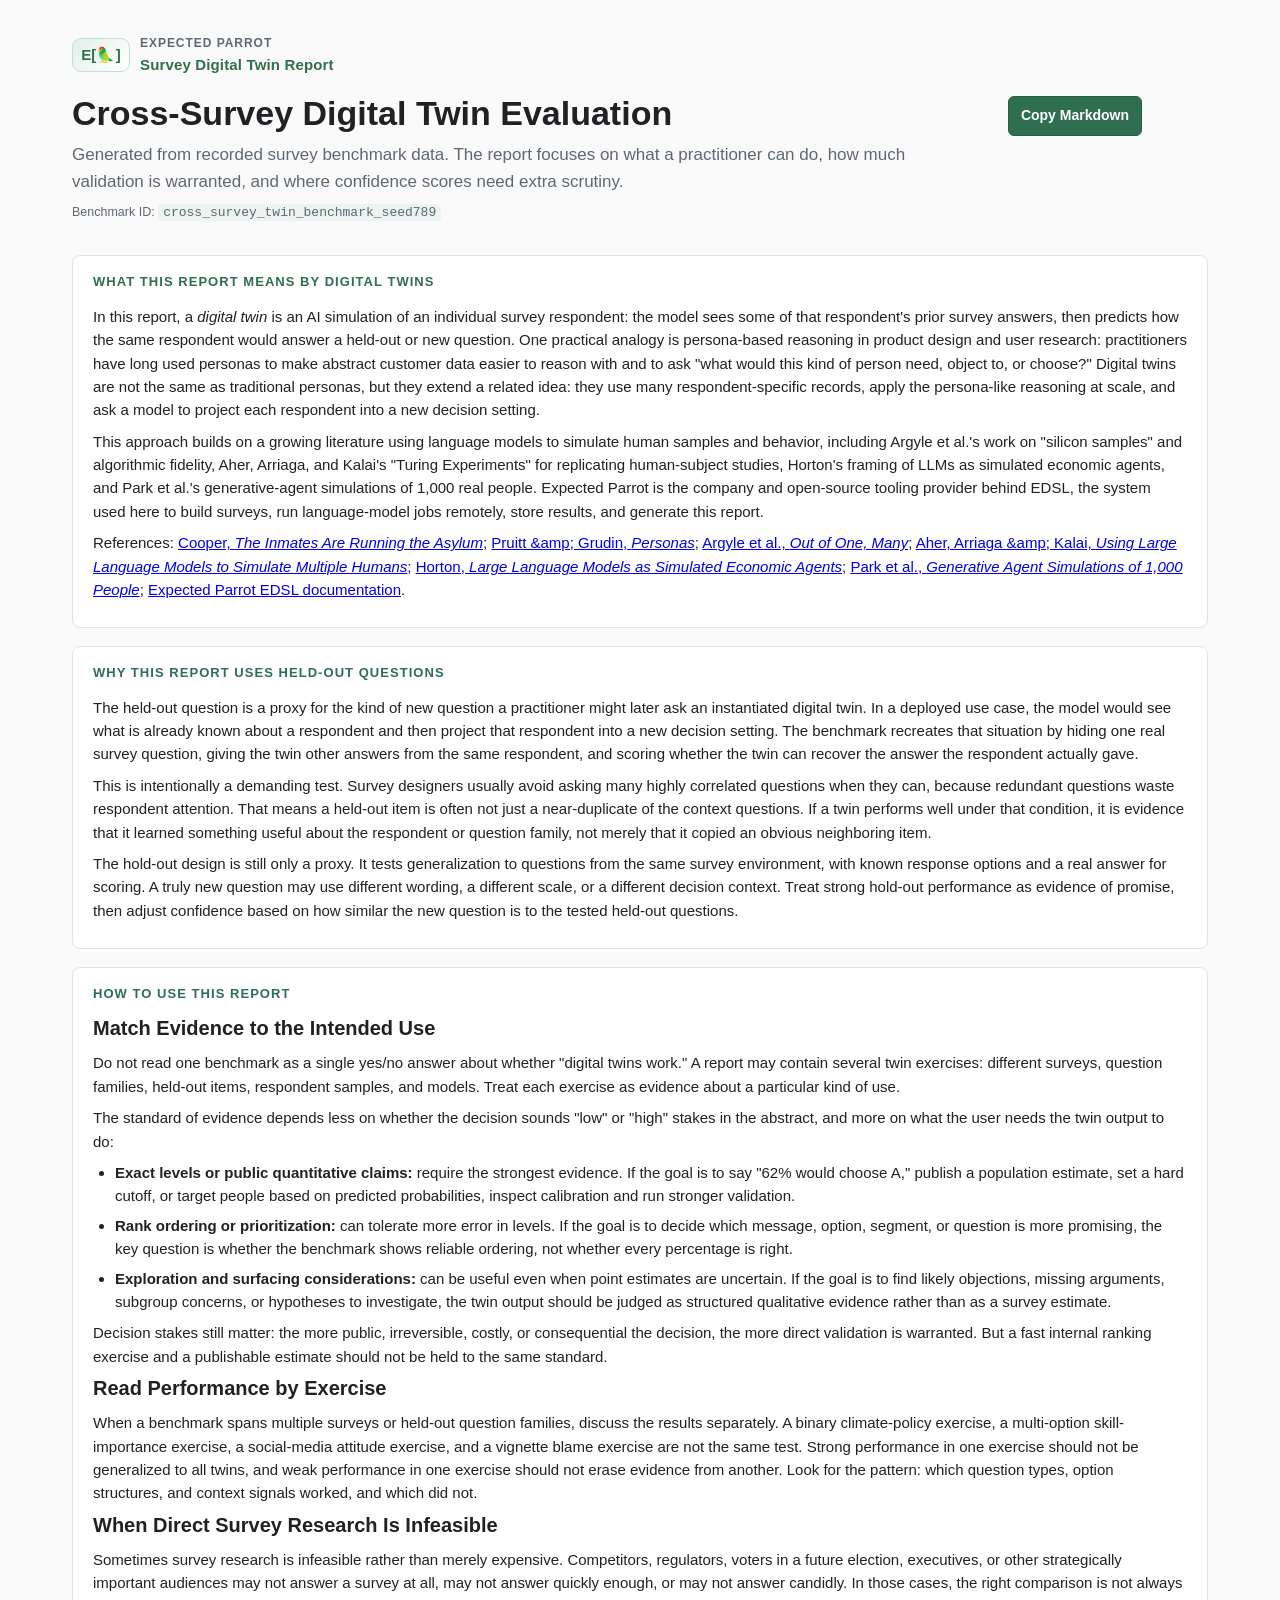
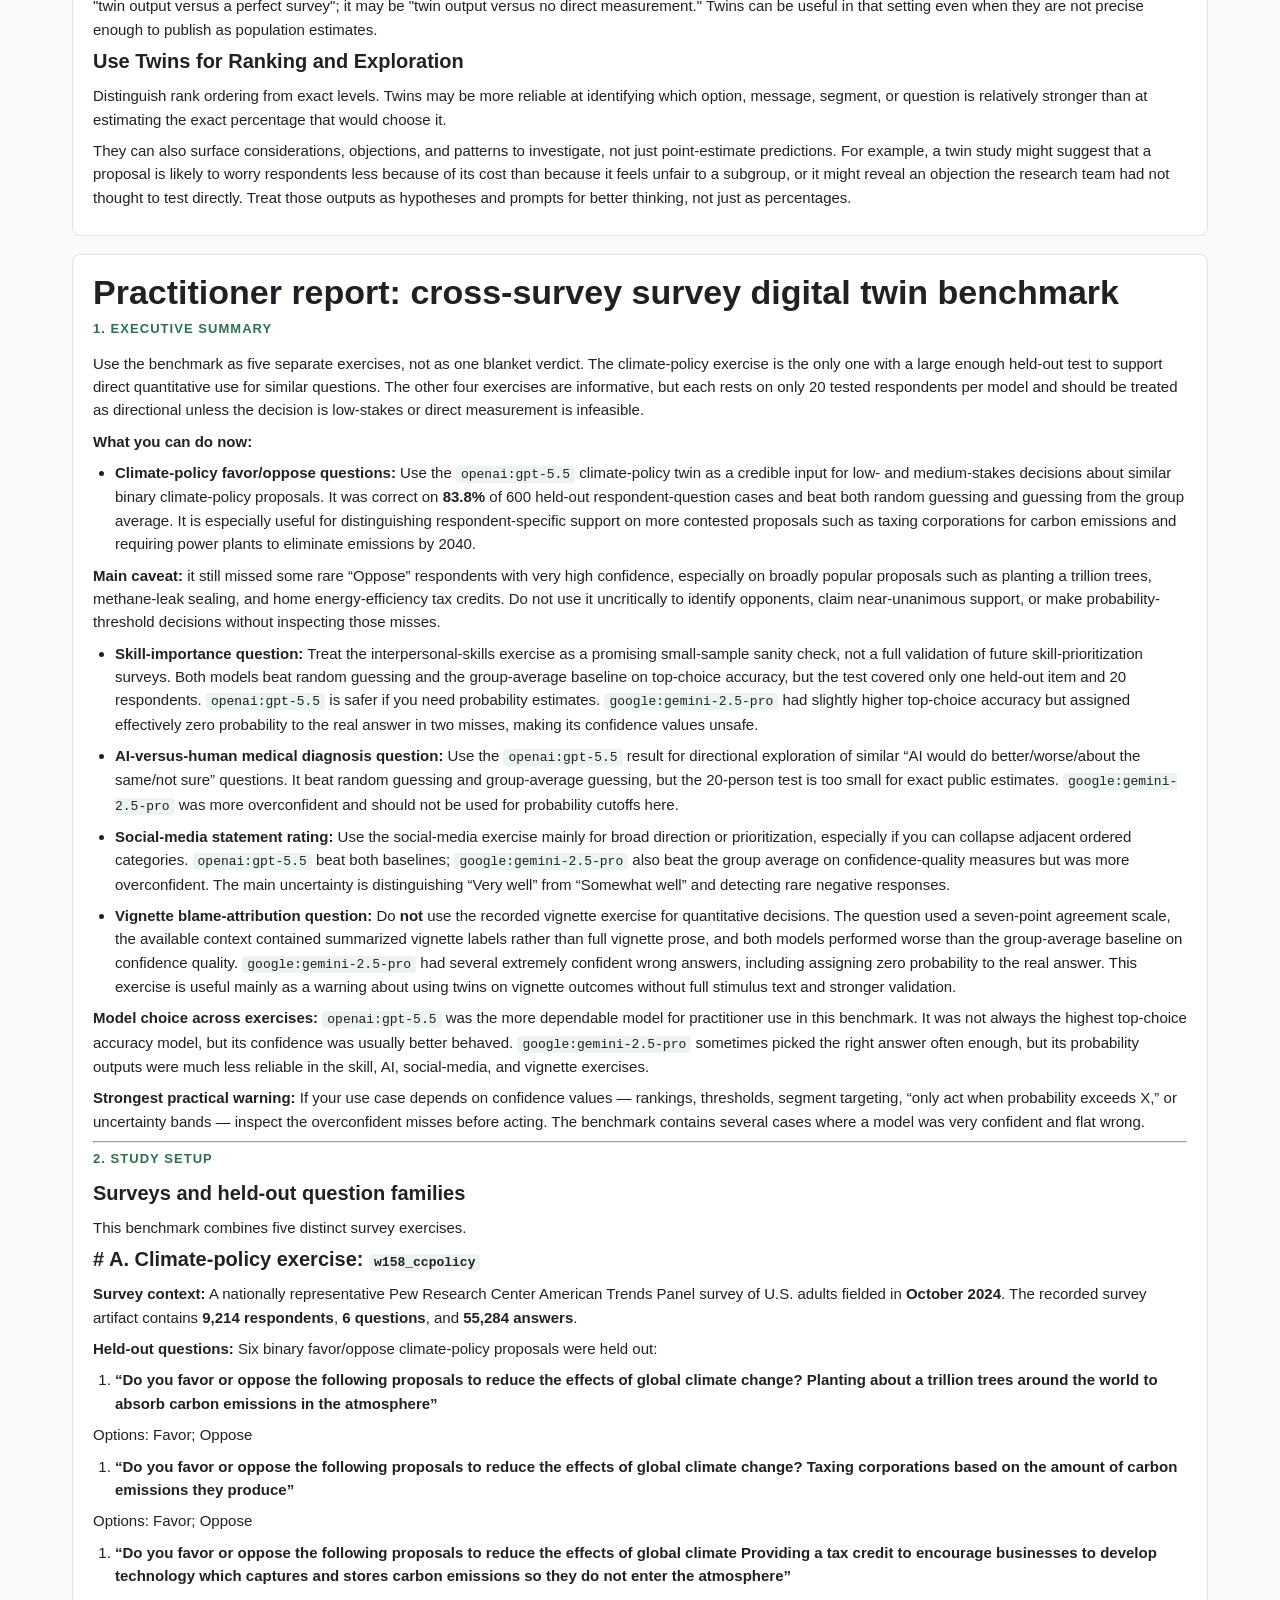
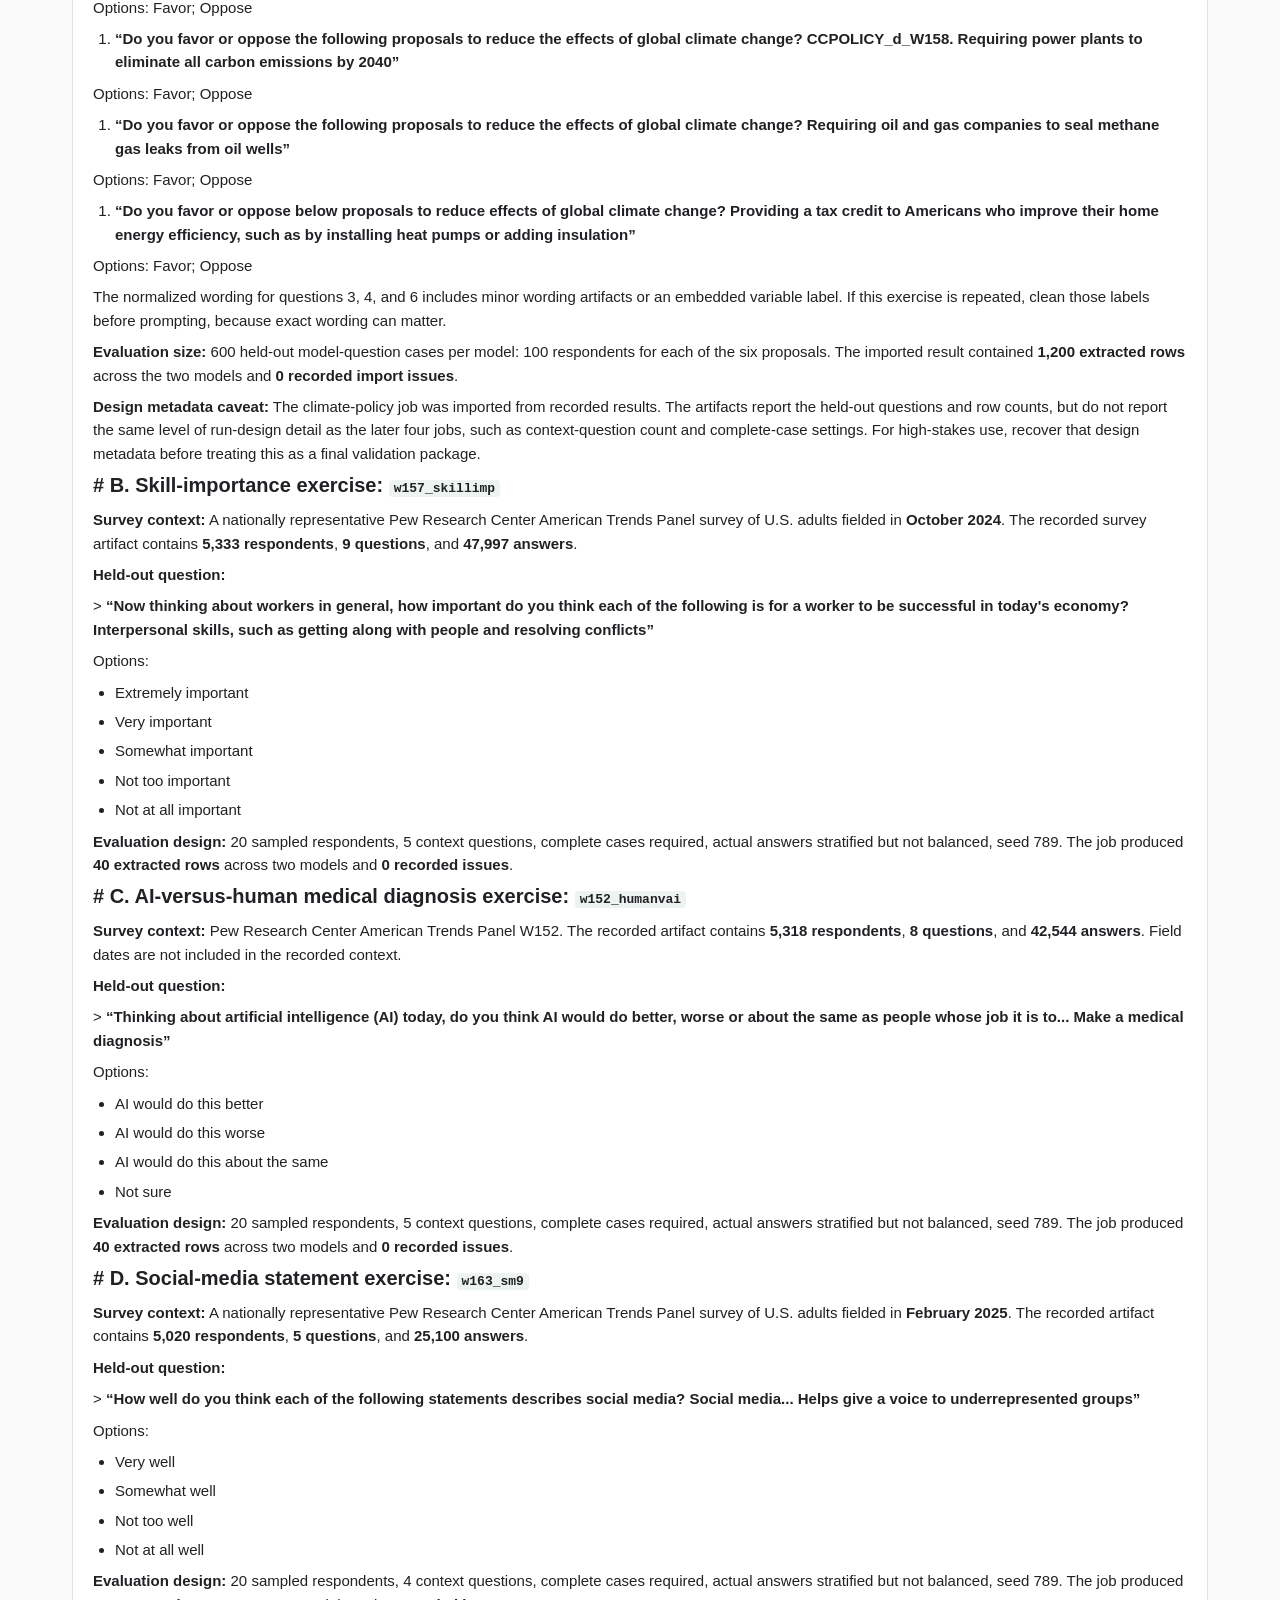
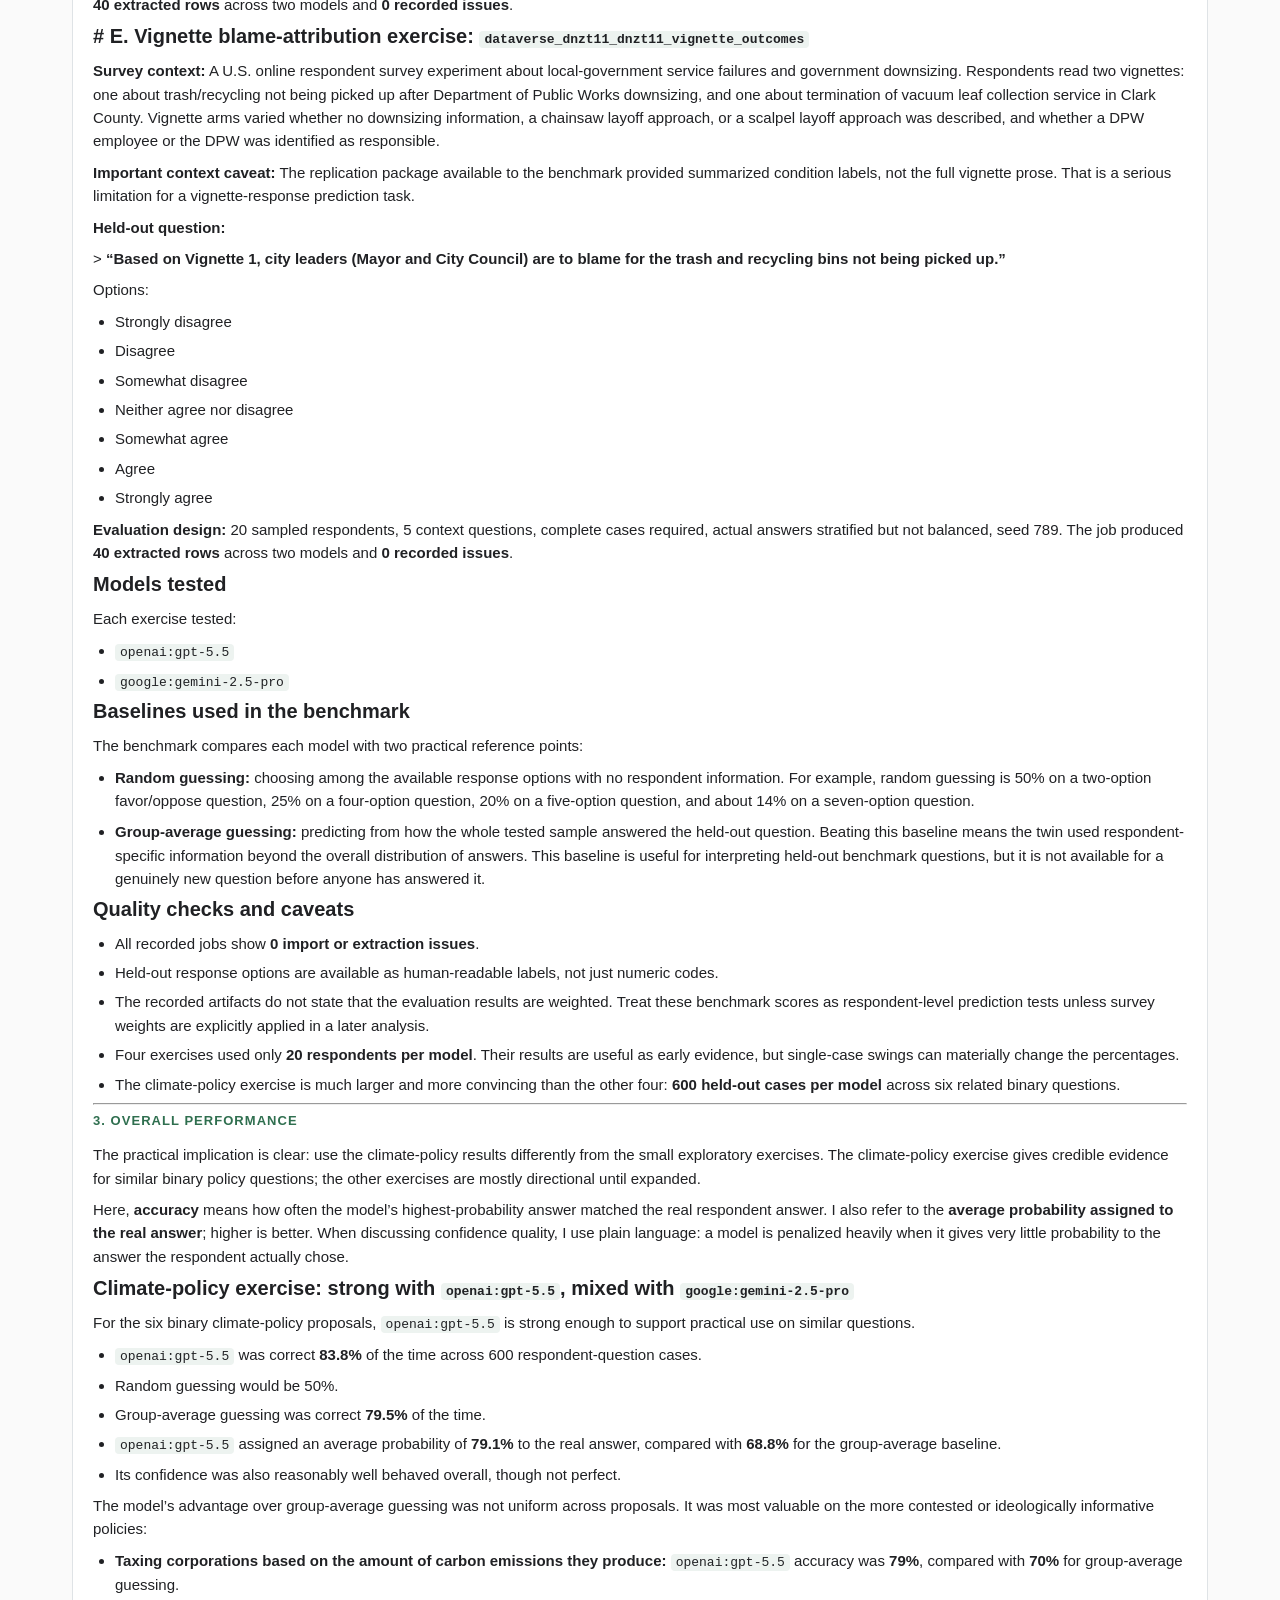
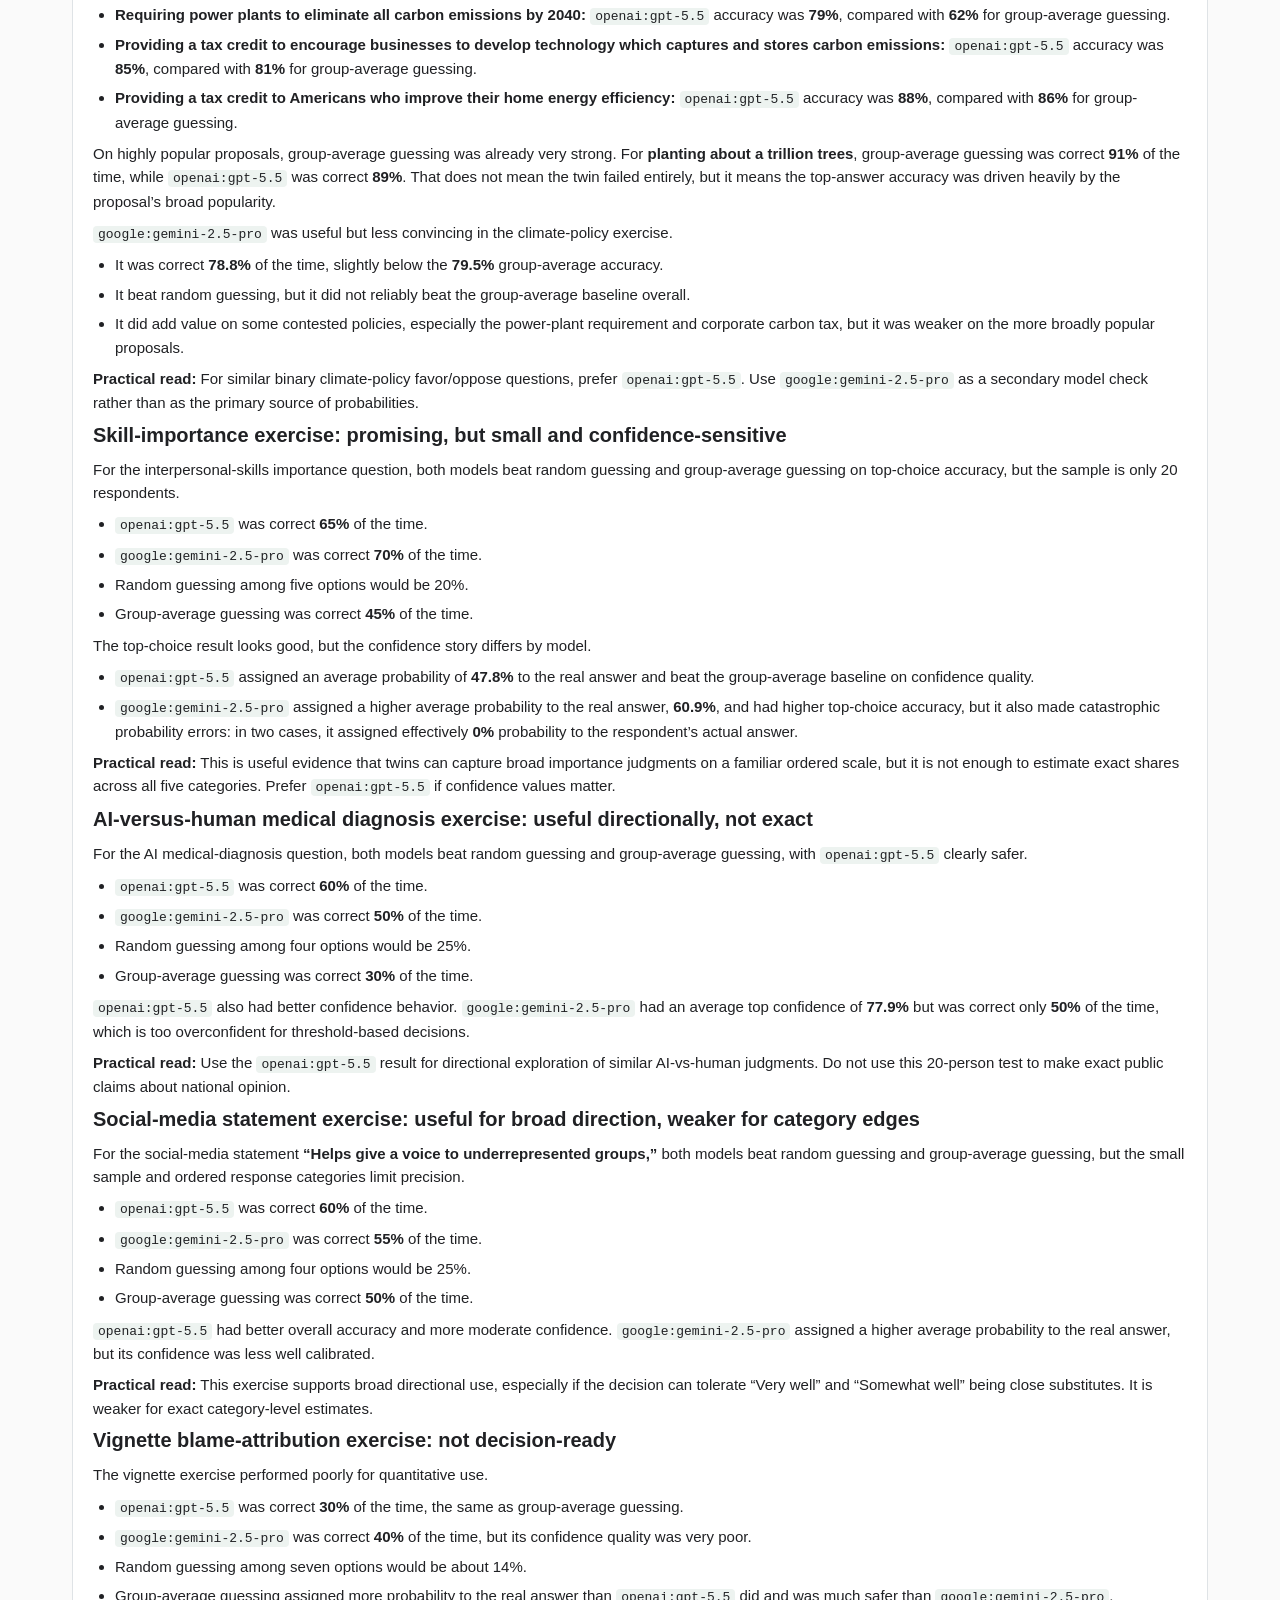
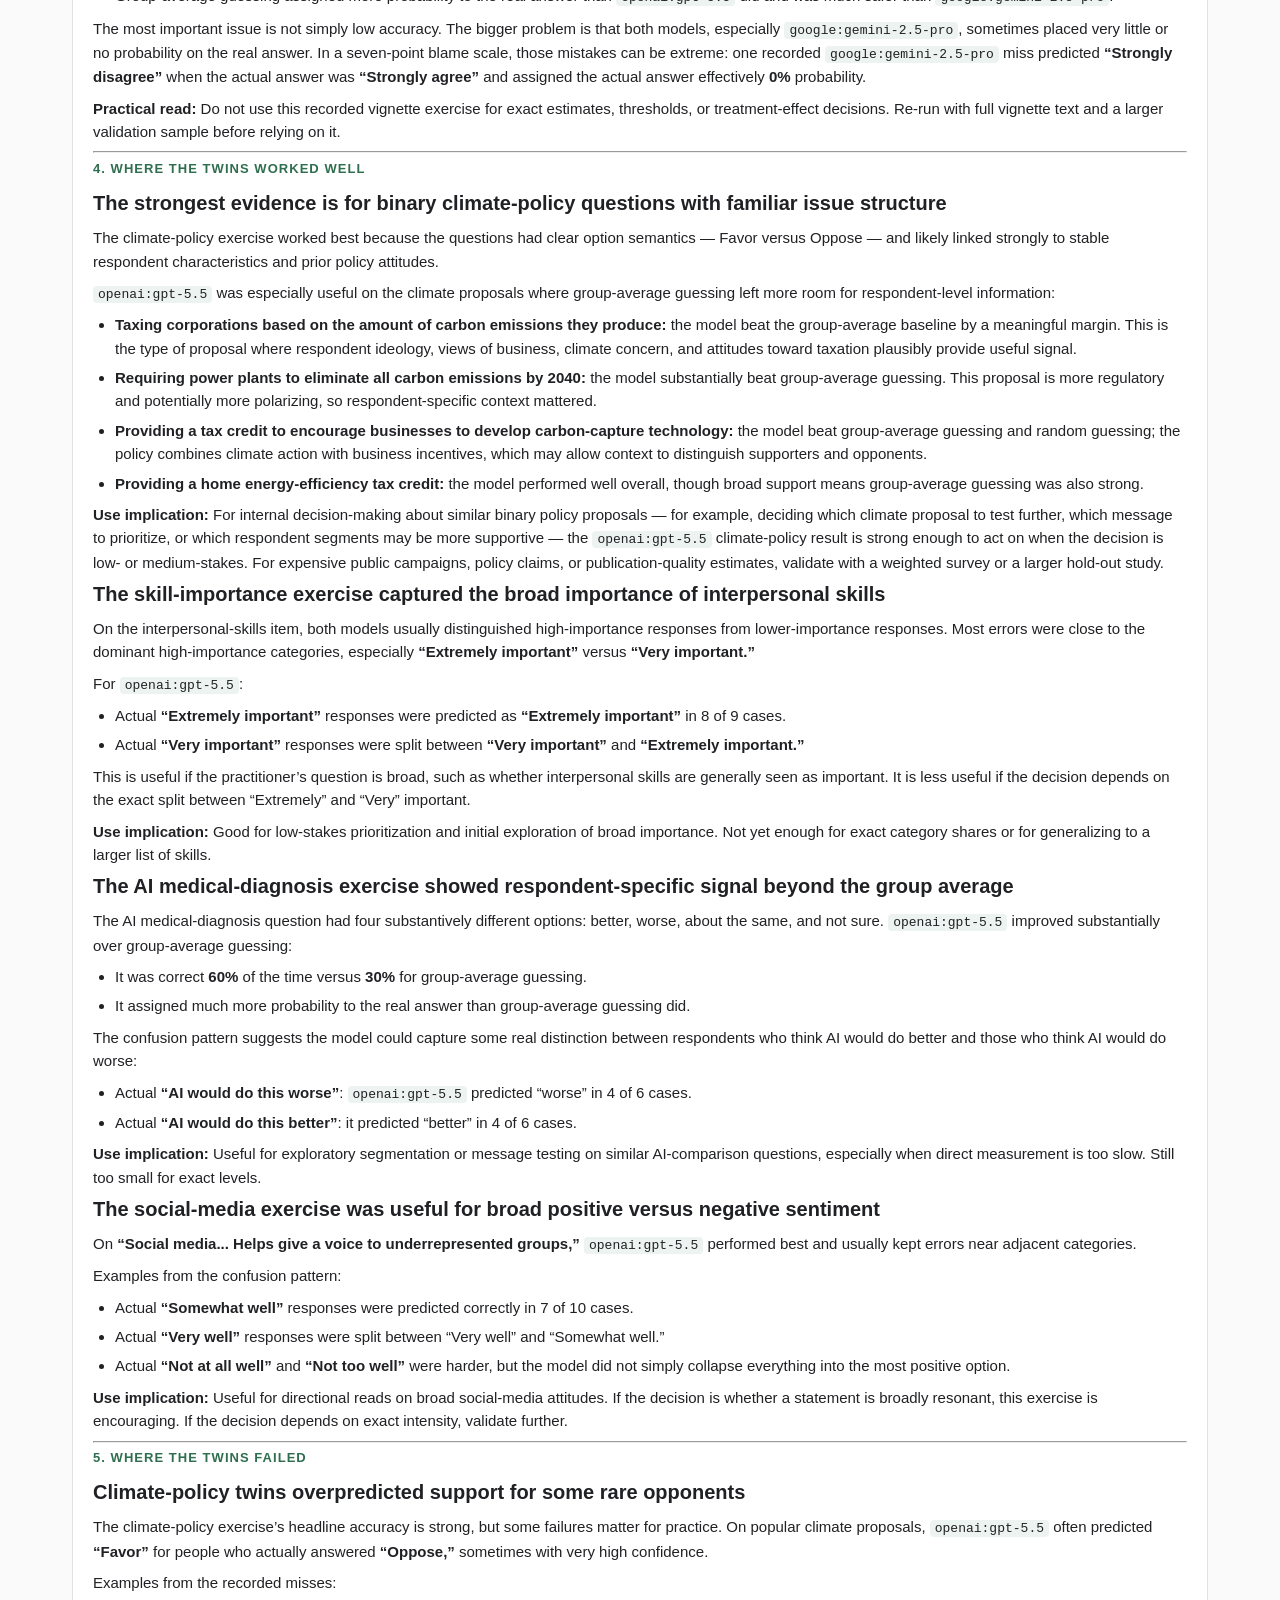
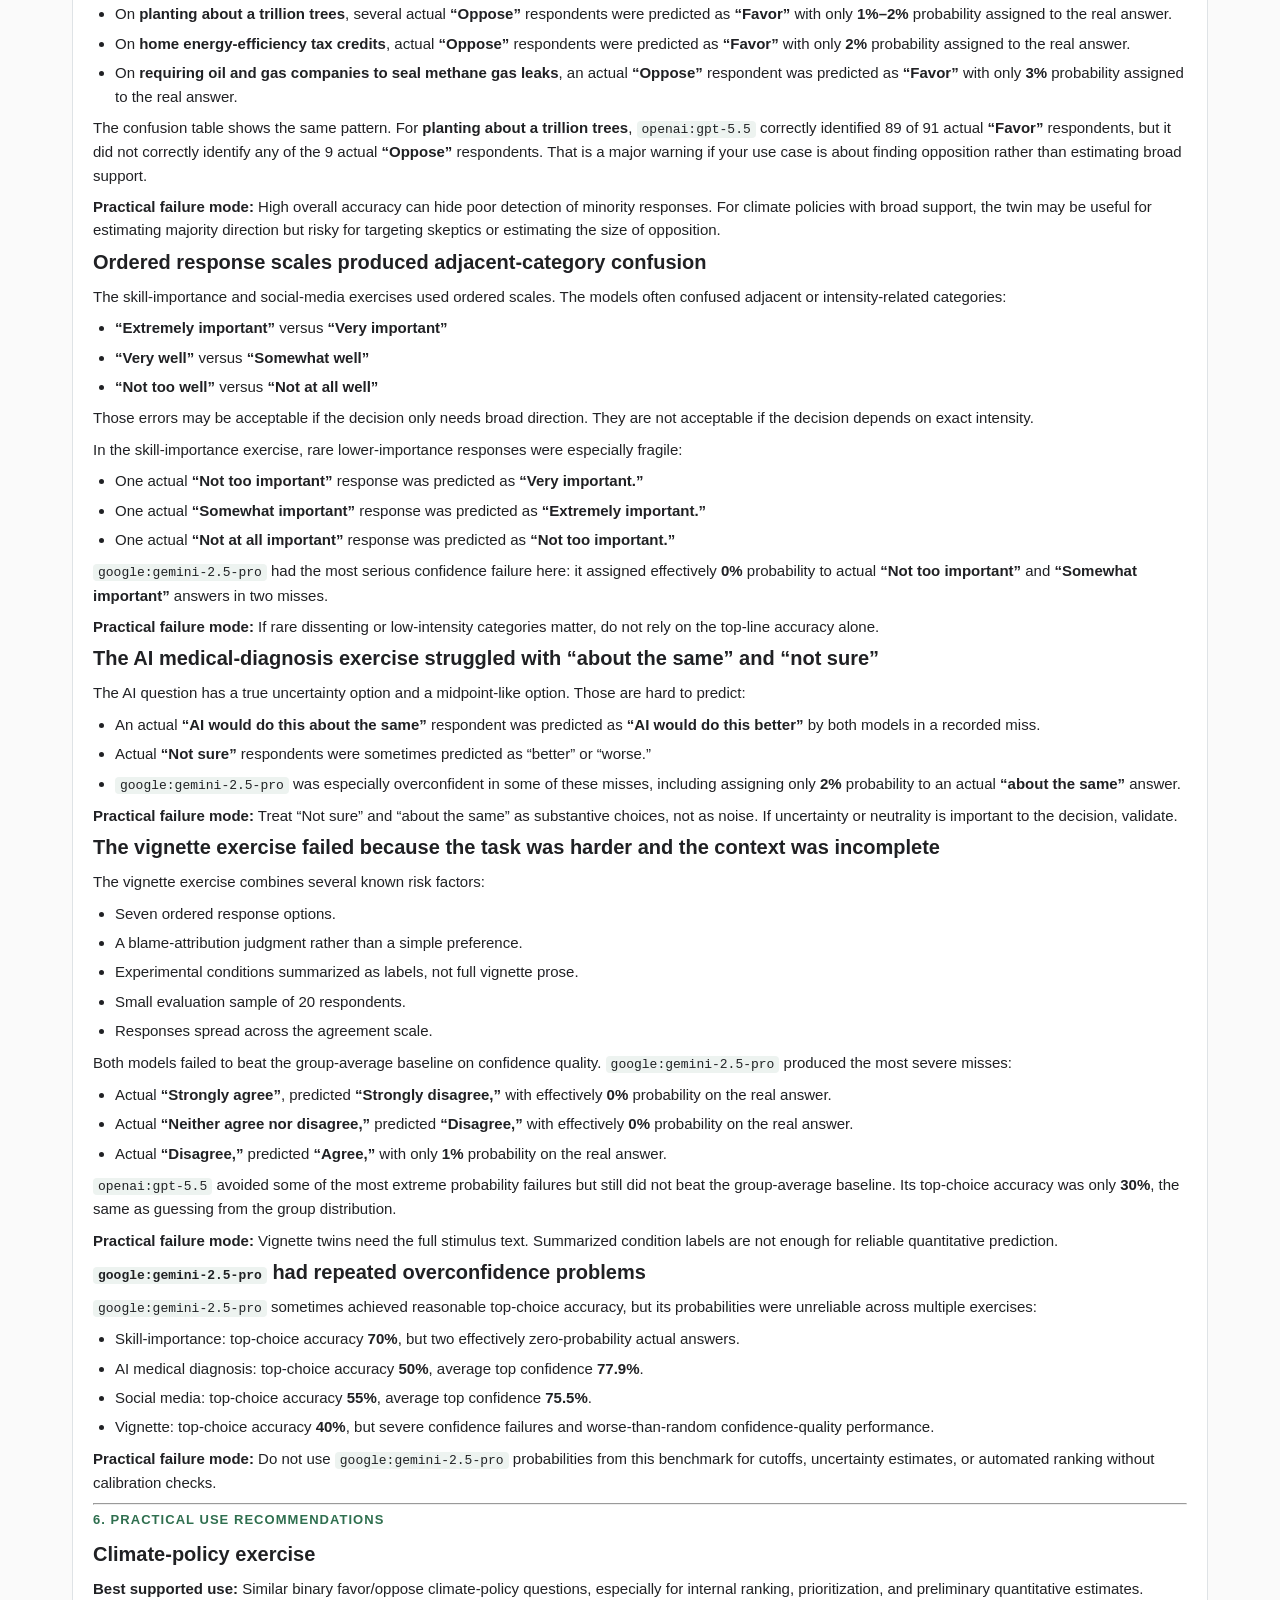
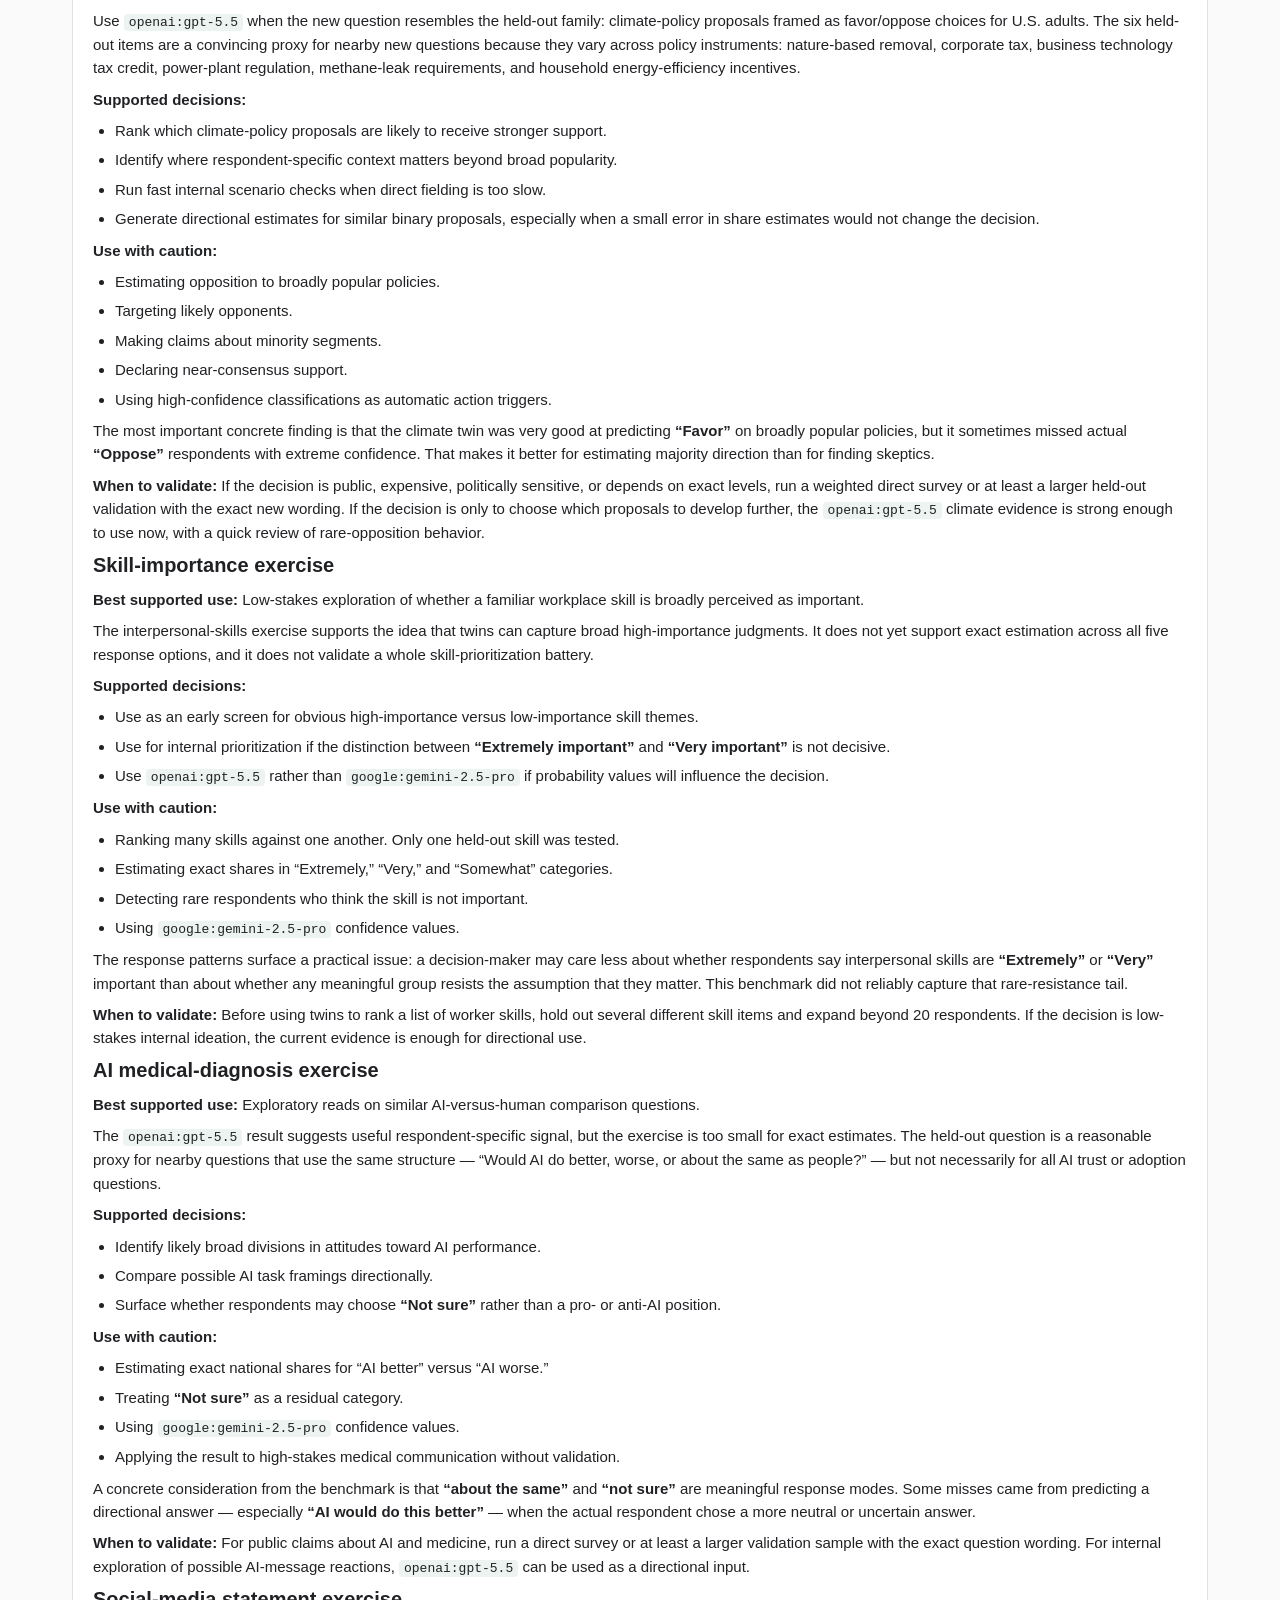
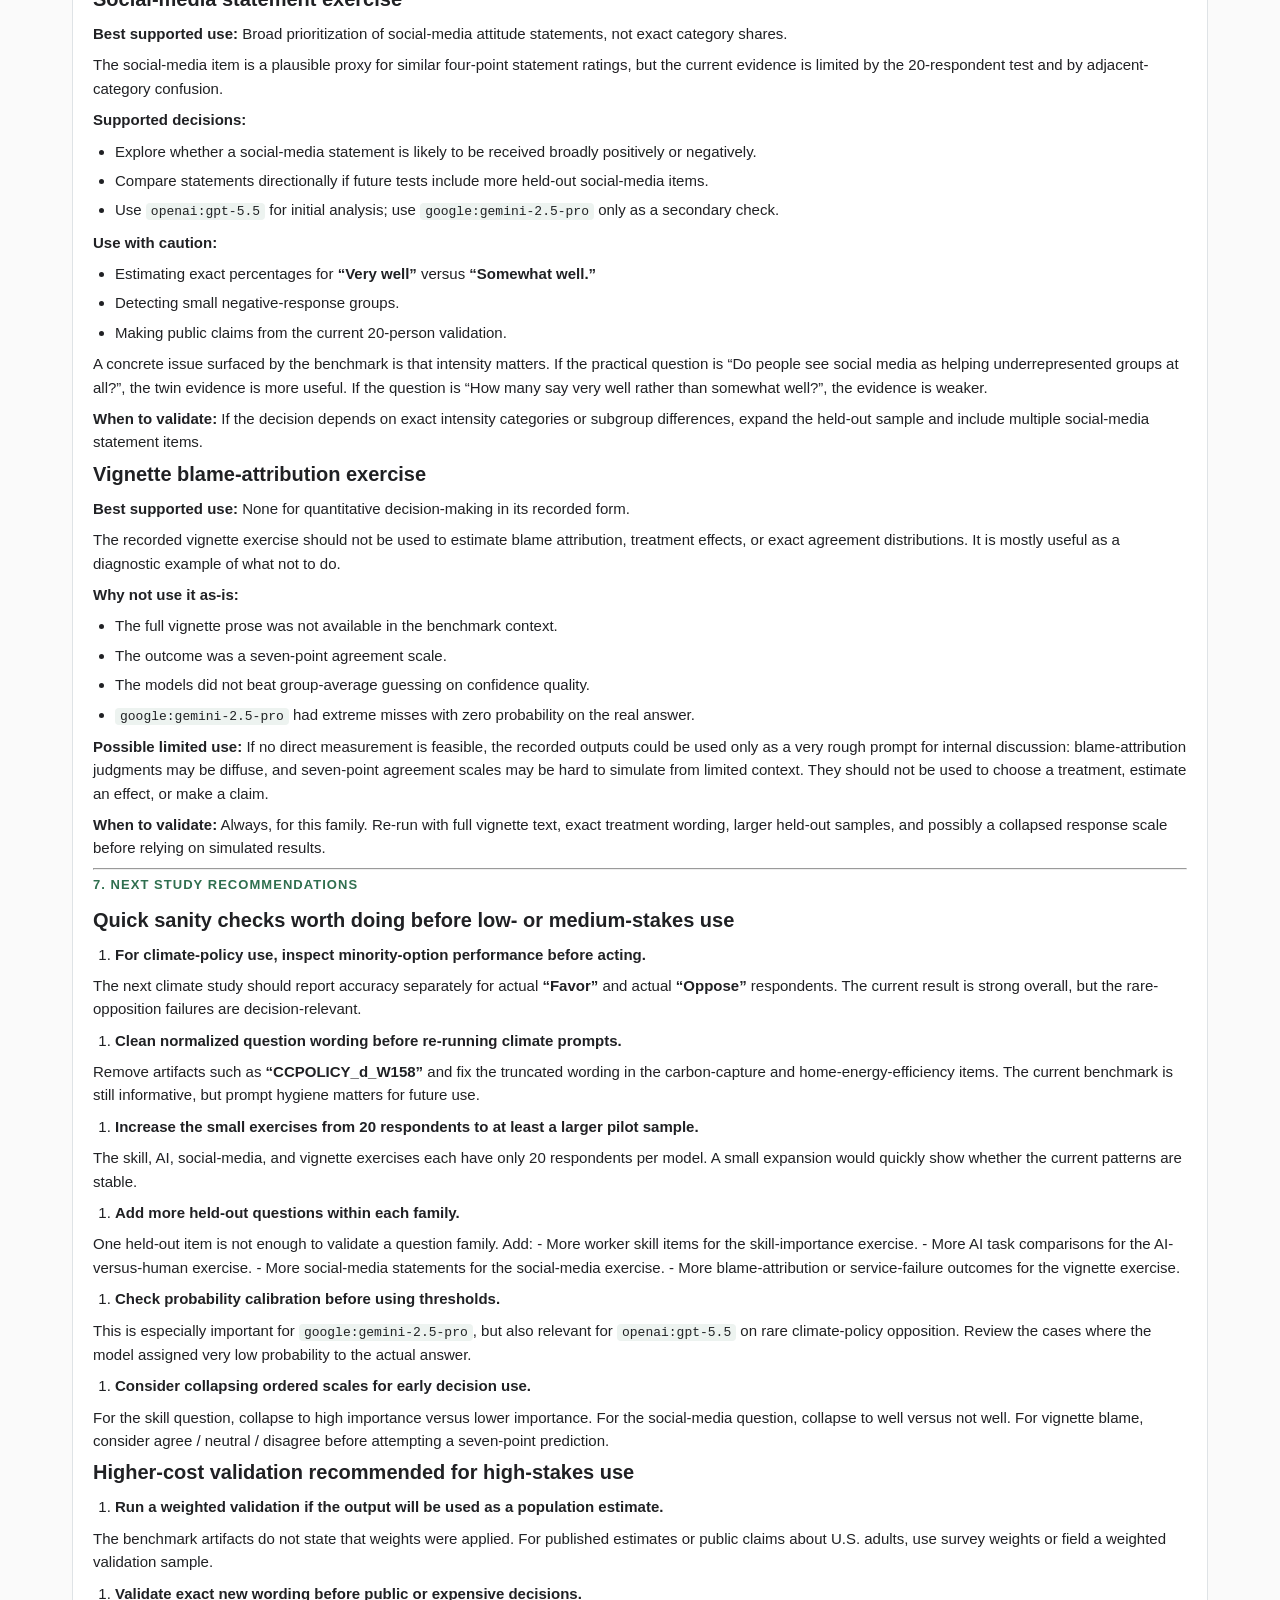
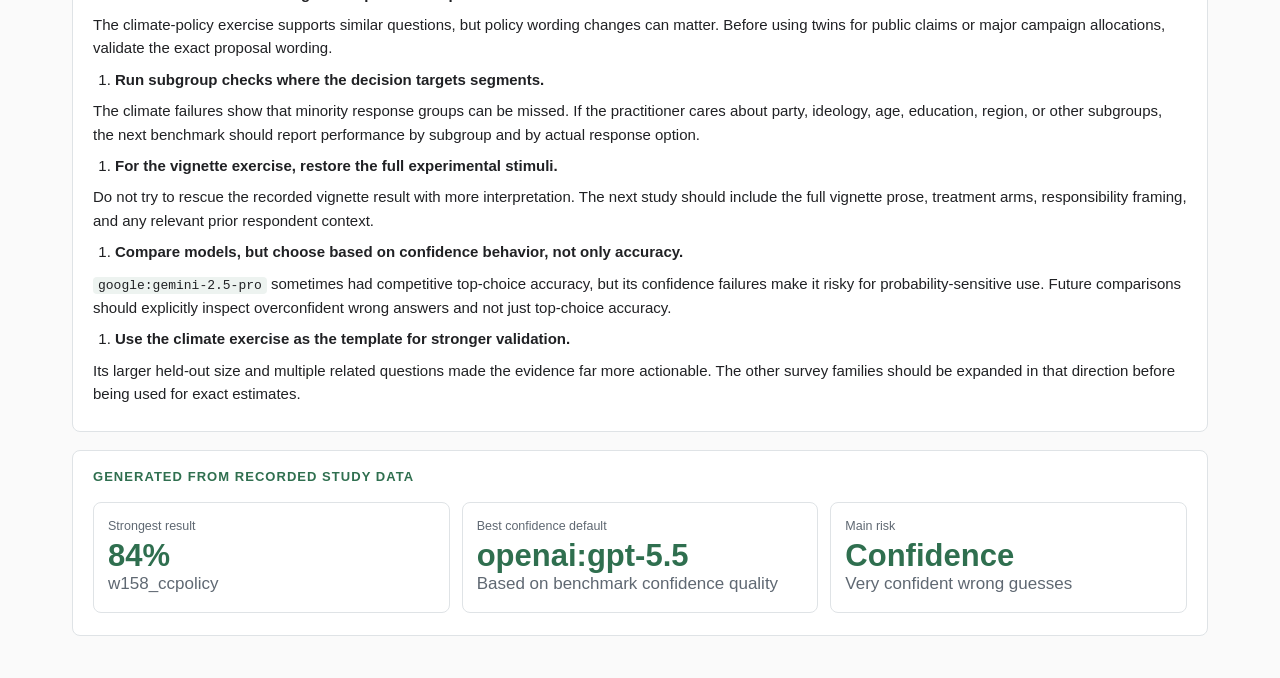
<file: examples/llm_survey_priors/sample_digital_twin_practitioner_report_exercise_aware.html>
<!doctype html>
<html lang="en">
<head>
  <meta charset="utf-8">
  <meta name="viewport" content="width=device-width, initial-scale=1">
  <title>Cross-Survey Digital Twin Evaluation</title>
  <style>
    :root { --bg:#fafafa; --panel:#fff; --ink:#202124; --muted:#5f6872; --line:#dfe3e6; --accent:#2f6f4f; --accent-2:#34679a; --accent-soft:#edf3f0; --warn:#b36b18; --warn-soft:#f7eddf; --bad:#aa3a3a; --bad-soft:#f5e6e6; --soft:#f4f7f8; --mono:"SFMono-Regular",Consolas,Menlo,monospace; }
    * { box-sizing:border-box; }
    body { margin:0; background:var(--bg); color:var(--ink); font:15px/1.56 -apple-system,BlinkMacSystemFont,"Segoe UI",Roboto,Helvetica,Arial,sans-serif; }
    main { max-width:1180px; margin:0 auto; padding:34px 22px 80px; }
    header { margin-bottom:24px; }
    .header-row { display:flex; align-items:flex-start; justify-content:space-between; gap:16px; }
    .brand { display:flex; align-items:center; gap:10px; color:var(--accent); font-weight:760; letter-spacing:.01em; margin-bottom:18px; }
    .brand-mark { min-width:58px; height:34px; border-radius:9px; border:1px solid #c8ddd2; background:linear-gradient(135deg,#e3f0e8,#fff); display:grid; place-items:center; color:var(--accent); font-weight:800; padding:0 8px; }
    .brand-kicker { display:block; color:var(--muted); font-size:12px; font-weight:650; text-transform:uppercase; letter-spacing:.08em; }
    h1 { margin:0 0 10px; font-size:34px; line-height:1.12; letter-spacing:0; }
    h2 { margin:0 0 14px; font-size:13px; line-height:1.25; text-transform:uppercase; letter-spacing:.08em; color:var(--accent); }
    h3 { margin:0 0 10px; font-size:20px; line-height:1.25; letter-spacing:0; }
    p { margin:8px 0; }
    code { background:var(--accent-soft); border-radius:4px; padding:1px 5px; font-family:var(--mono); font-size:13px; }
    .subtle { color:var(--muted); max-width:900px; font-size:17px; }
    .detail { color:var(--muted); font-size:12.5px; margin-top:8px; }
    .section { background:var(--panel); border:1px solid var(--line); border-radius:8px; padding:18px 20px; margin:18px 0; }
    .explainer { background:#fff; }
    .grid { display:grid; grid-template-columns:repeat(3,minmax(0,1fr)); gap:12px; margin:16px 0 4px; }
    .metric { border:1px solid var(--line); border-radius:8px; padding:14px; background:#fff; }
    .metric .label { color:var(--muted); font-size:12.5px; margin-bottom:4px; }
    .metric .value { font-size:31px; line-height:1; font-weight:760; color:var(--accent); }
    .callout { border-radius:7px; padding:14px 16px; margin:14px 0; border:1px solid var(--line); }
    .callout.good { background:var(--accent-soft); border-color:#c8ddd2; }
    .callout.warn { background:var(--warn-soft); border-color:#ead4b6; }
    .callout.bad { background:var(--bad-soft); border-color:#e0bbbb; }
    table { width:100%; border-collapse:collapse; margin:10px 0; font-size:13.2px; }
    th, td { border:1px solid var(--line); padding:7px 8px; text-align:left; vertical-align:top; }
    th { color:var(--ink); font-weight:700; background:#f0f3f4; }
    .table-wrap { overflow-x:auto; }
    .num { text-align:right; font-family:var(--mono); font-variant-numeric:tabular-nums; }
    ul, ol { margin:8px 0 0 22px; padding:0; }
    li { margin:6px 0; }
    .two-col { display:grid; grid-template-columns:repeat(2,minmax(0,1fr)); gap:16px; }
    .copy-control { display:flex; align-items:center; flex:0 0 auto; gap:10px; margin-top:2px; }
    button { appearance:none; background:var(--accent); border:1px solid #245d42; border-radius:6px; color:#fff; cursor:pointer; font:inherit; font-size:14px; font-weight:700; padding:8px 12px; }
    button:focus { outline:3px solid #c8ddd2; outline-offset:2px; }
    button:hover { background:#285f45; }
    .copy-status { color:var(--muted); font-size:13px; min-width:56px; }
    @media (max-width:850px) { main { padding:24px 14px 48px; } .grid,.two-col { grid-template-columns:1fr; } .header-row { display:block; } .copy-control { margin-top:14px; } table { display:block; overflow-x:auto; } }
  </style>
</head>
<body>
  <main>
    <header>
      <div class="brand" aria-label="Expected Parrot">
        <div class="brand-mark" aria-hidden="true">E[🦜]</div>
        <div><span class="brand-kicker">Expected Parrot</span>Survey Digital Twin Report</div>
      </div>
      <div class="header-row">
        <div>
          <h1>Cross-Survey Digital Twin Evaluation</h1>
          <p class="subtle">Generated from recorded survey benchmark data. The report focuses on what a practitioner can do, how much validation is warranted, and where confidence scores need extra scrutiny.</p>
          <p class="detail">Benchmark ID: <code>cross_survey_twin_benchmark_seed789</code></p>
        </div>
        <div class="copy-control"><button type="button" id="copy-markdown">Copy Markdown</button><span class="copy-status" id="copy-status" aria-live="polite"></span></div>
      </div>
    </header>
    <section class="section explainer">
      <h2>What This Report Means by Digital Twins</h2>
<p>In this report, a <em>digital twin</em> is an AI simulation of an individual survey respondent: the model sees some of that respondent&#x27;s prior survey answers, then predicts how the same respondent would answer a held-out or new question. One practical analogy is persona-based reasoning in product design and user research: practitioners have long used personas to make abstract customer data easier to reason with and to ask &quot;what would this kind of person need, object to, or choose?&quot; Digital twins are not the same as traditional personas, but they extend a related idea: they use many respondent-specific records, apply the persona-like reasoning at scale, and ask a model to project each respondent into a new decision setting.</p>
<p>This approach builds on a growing literature using language models to simulate human samples and behavior, including Argyle et al.&#x27;s work on &quot;silicon samples&quot; and algorithmic fidelity, Aher, Arriaga, and Kalai&#x27;s &quot;Turing Experiments&quot; for replicating human-subject studies, Horton&#x27;s framing of LLMs as simulated economic agents, and Park et al.&#x27;s generative-agent simulations of 1,000 real people. Expected Parrot is the company and open-source tooling provider behind EDSL, the system used here to build surveys, run language-model jobs remotely, store results, and generate this report.</p>
<p>References: <a href="https://en.wikipedia.org/wiki/Alan_Cooper_%28software_designer%29">Cooper, <em>The Inmates Are Running the Asylum</em></a>; <a href="https://en.wikipedia.org/wiki/Persona_%28user_experience%29">Pruitt &amp;amp; Grudin, <em>Personas</em></a>; <a href="https://arxiv.org/abs/2209.06899">Argyle et al., <em>Out of One, Many</em></a>; <a href="https://arxiv.org/abs/2208.10264">Aher, Arriaga &amp;amp; Kalai, <em>Using Large Language Models to Simulate Multiple Humans</em></a>; <a href="https://arxiv.org/abs/2301.07543">Horton, <em>Large Language Models as Simulated Economic Agents</em></a>; <a href="https://arxiv.org/abs/2411.10109">Park et al., <em>Generative Agent Simulations of 1,000 People</em></a>; <a href="https://docs.expectedparrot.com/en/latest">Expected Parrot EDSL documentation</a>.</p>
    </section>
    <section class="section explainer">
      <h2>Why This Report Uses Held-Out Questions</h2>
<p>The held-out question is a proxy for the kind of new question a practitioner might later ask an instantiated digital twin. In a deployed use case, the model would see what is already known about a respondent and then project that respondent into a new decision setting. The benchmark recreates that situation by hiding one real survey question, giving the twin other answers from the same respondent, and scoring whether the twin can recover the answer the respondent actually gave.</p>
<p>This is intentionally a demanding test. Survey designers usually avoid asking many highly correlated questions when they can, because redundant questions waste respondent attention. That means a held-out item is often not just a near-duplicate of the context questions. If a twin performs well under that condition, it is evidence that it learned something useful about the respondent or question family, not merely that it copied an obvious neighboring item.</p>
<p>The hold-out design is still only a proxy. It tests generalization to questions from the same survey environment, with known response options and a real answer for scoring. A truly new question may use different wording, a different scale, or a different decision context. Treat strong hold-out performance as evidence of promise, then adjust confidence based on how similar the new question is to the tested held-out questions.</p>
    </section>
    <section class="section explainer">
      <h2>How to Use This Report</h2>
<h3>Match Evidence to the Intended Use</h3>
<p>Do not read one benchmark as a single yes/no answer about whether &quot;digital twins work.&quot; A report may contain several twin exercises: different surveys, question families, held-out items, respondent samples, and models. Treat each exercise as evidence about a particular kind of use.</p>
<p>The standard of evidence depends less on whether the decision sounds &quot;low&quot; or &quot;high&quot; stakes in the abstract, and more on what the user needs the twin output to do:</p>
<ul><li><strong>Exact levels or public quantitative claims:</strong> require the strongest evidence. If the goal is to say &quot;62% would choose A,&quot; publish a population estimate, set a hard cutoff, or target people based on predicted probabilities, inspect calibration and run stronger validation.</li><li><strong>Rank ordering or prioritization:</strong> can tolerate more error in levels. If the goal is to decide which message, option, segment, or question is more promising, the key question is whether the benchmark shows reliable ordering, not whether every percentage is right.</li><li><strong>Exploration and surfacing considerations:</strong> can be useful even when point estimates are uncertain. If the goal is to find likely objections, missing arguments, subgroup concerns, or hypotheses to investigate, the twin output should be judged as structured qualitative evidence rather than as a survey estimate.</li></ul>
<p>Decision stakes still matter: the more public, irreversible, costly, or consequential the decision, the more direct validation is warranted. But a fast internal ranking exercise and a publishable estimate should not be held to the same standard.</p>
<h3>Read Performance by Exercise</h3>
<p>When a benchmark spans multiple surveys or held-out question families, discuss the results separately. A binary climate-policy exercise, a multi-option skill-importance exercise, a social-media attitude exercise, and a vignette blame exercise are not the same test. Strong performance in one exercise should not be generalized to all twins, and weak performance in one exercise should not erase evidence from another. Look for the pattern: which question types, option structures, and context signals worked, and which did not.</p>
<h3>When Direct Survey Research Is Infeasible</h3>
<p>Sometimes survey research is infeasible rather than merely expensive. Competitors, regulators, voters in a future election, executives, or other strategically important audiences may not answer a survey at all, may not answer quickly enough, or may not answer candidly. In those cases, the right comparison is not always &quot;twin output versus a perfect survey&quot;; it may be &quot;twin output versus no direct measurement.&quot; Twins can be useful in that setting even when they are not precise enough to publish as population estimates.</p>
<h3>Use Twins for Ranking and Exploration</h3>
<p>Distinguish rank ordering from exact levels. Twins may be more reliable at identifying which option, message, segment, or question is relatively stronger than at estimating the exact percentage that would choose it.</p>
<p>They can also surface considerations, objections, and patterns to investigate, not just point-estimate predictions. For example, a twin study might suggest that a proposal is likely to worry respondents less because of its cost than because it feels unfair to a subgroup, or it might reveal an objection the research team had not thought to test directly. Treat those outputs as hypotheses and prompts for better thinking, not just as percentages.</p>
    </section>
    <section class="section">
      <h1>Practitioner report: cross-survey survey digital twin benchmark</h1>
<h2>1. Executive summary</h2>
<p>Use the benchmark as five separate exercises, not as one blanket verdict. The climate-policy exercise is the only one with a large enough held-out test to support direct quantitative use for similar questions. The other four exercises are informative, but each rests on only 20 tested respondents per model and should be treated as directional unless the decision is low-stakes or direct measurement is infeasible.</p>
<p><strong>What you can do now:</strong></p>
<ul><li><strong>Climate-policy favor/oppose questions:</strong> Use the <code>openai:gpt-5.5</code> climate-policy twin as a credible input for low- and medium-stakes decisions about similar binary climate-policy proposals. It was correct on <strong>83.8%</strong> of 600 held-out respondent-question cases and beat both random guessing and guessing from the group average. It is especially useful for distinguishing respondent-specific support on more contested proposals such as taxing corporations for carbon emissions and requiring power plants to eliminate emissions by 2040.</li></ul>
<p>  <strong>Main caveat:</strong> it still missed some rare “Oppose” respondents with very high confidence, especially on broadly popular proposals such as planting a trillion trees, methane-leak sealing, and home energy-efficiency tax credits. Do not use it uncritically to identify opponents, claim near-unanimous support, or make probability-threshold decisions without inspecting those misses.</p>
<ul><li><strong>Skill-importance question:</strong> Treat the interpersonal-skills exercise as a promising small-sample sanity check, not a full validation of future skill-prioritization surveys. Both models beat random guessing and the group-average baseline on top-choice accuracy, but the test covered only one held-out item and 20 respondents. <code>openai:gpt-5.5</code> is safer if you need probability estimates. <code>google:gemini-2.5-pro</code> had slightly higher top-choice accuracy but assigned effectively zero probability to the real answer in two misses, making its confidence values unsafe.</li></ul>
<ul><li><strong>AI-versus-human medical diagnosis question:</strong> Use the <code>openai:gpt-5.5</code> result for directional exploration of similar “AI would do better/worse/about the same/not sure” questions. It beat random guessing and group-average guessing, but the 20-person test is too small for exact public estimates. <code>google:gemini-2.5-pro</code> was more overconfident and should not be used for probability cutoffs here.</li></ul>
<ul><li><strong>Social-media statement rating:</strong> Use the social-media exercise mainly for broad direction or prioritization, especially if you can collapse adjacent ordered categories. <code>openai:gpt-5.5</code> beat both baselines; <code>google:gemini-2.5-pro</code> also beat the group average on confidence-quality measures but was more overconfident. The main uncertainty is distinguishing “Very well” from “Somewhat well” and detecting rare negative responses.</li></ul>
<ul><li><strong>Vignette blame-attribution question:</strong> Do <strong>not</strong> use the recorded vignette exercise for quantitative decisions. The question used a seven-point agreement scale, the available context contained summarized vignette labels rather than full vignette prose, and both models performed worse than the group-average baseline on confidence quality. <code>google:gemini-2.5-pro</code> had several extremely confident wrong answers, including assigning zero probability to the real answer. This exercise is useful mainly as a warning about using twins on vignette outcomes without full stimulus text and stronger validation.</li></ul>
<p><strong>Model choice across exercises:</strong> <code>openai:gpt-5.5</code> was the more dependable model for practitioner use in this benchmark. It was not always the highest top-choice accuracy model, but its confidence was usually better behaved. <code>google:gemini-2.5-pro</code> sometimes picked the right answer often enough, but its probability outputs were much less reliable in the skill, AI, social-media, and vignette exercises.</p>
<p><strong>Strongest practical warning:</strong> If your use case depends on confidence values — rankings, thresholds, segment targeting, “only act when probability exceeds X,” or uncertainty bands — inspect the overconfident misses before acting. The benchmark contains several cases where a model was very confident and flat wrong.</p>
<hr>
<h2>2. Study setup</h2>
<h3>Surveys and held-out question families</h3>
<p>This benchmark combines five distinct survey exercises.</p>
<h3># A. Climate-policy exercise: <code>w158_ccpolicy</code></h3>
<p><strong>Survey context:</strong> A nationally representative Pew Research Center American Trends Panel survey of U.S. adults fielded in <strong>October 2024</strong>. The recorded survey artifact contains <strong>9,214 respondents</strong>, <strong>6 questions</strong>, and <strong>55,284 answers</strong>.</p>
<p><strong>Held-out questions:</strong> Six binary favor/oppose climate-policy proposals were held out:</p>
<ol><li><strong>“Do you favor or oppose the following proposals to reduce the effects of global climate change? Planting about a trillion trees around the world to absorb carbon emissions in the atmosphere”</strong></li></ol>
<p>   Options: Favor; Oppose</p>
<ol><li><strong>“Do you favor or oppose the following proposals to reduce the effects of global climate change? Taxing corporations based on the amount of carbon emissions they produce”</strong></li></ol>
<p>   Options: Favor; Oppose</p>
<ol><li><strong>“Do you favor or oppose the following proposals to reduce the effects of global climate Providing a tax credit to encourage businesses to develop technology which captures and stores carbon emissions so they do not enter the atmosphere”</strong></li></ol>
<p>   Options: Favor; Oppose</p>
<ol><li><strong>“Do you favor or oppose the following proposals to reduce the effects of global climate change? CCPOLICY_d_W158. Requiring power plants to eliminate all carbon emissions by 2040”</strong></li></ol>
<p>   Options: Favor; Oppose</p>
<ol><li><strong>“Do you favor or oppose the following proposals to reduce the effects of global climate change? Requiring oil and gas companies to seal methane gas leaks from oil wells”</strong></li></ol>
<p>   Options: Favor; Oppose</p>
<ol><li><strong>“Do you favor or oppose below proposals to reduce effects of global climate change? Providing a tax credit to Americans who improve their home energy efficiency, such as by installing heat pumps or adding insulation”</strong></li></ol>
<p>   Options: Favor; Oppose</p>
<p>The normalized wording for questions 3, 4, and 6 includes minor wording artifacts or an embedded variable label. If this exercise is repeated, clean those labels before prompting, because exact wording can matter.</p>
<p><strong>Evaluation size:</strong> 600 held-out model-question cases per model: 100 respondents for each of the six proposals. The imported result contained <strong>1,200 extracted rows</strong> across the two models and <strong>0 recorded import issues</strong>.</p>
<p><strong>Design metadata caveat:</strong> The climate-policy job was imported from recorded results. The artifacts report the held-out questions and row counts, but do not report the same level of run-design detail as the later four jobs, such as context-question count and complete-case settings. For high-stakes use, recover that design metadata before treating this as a final validation package.</p>
<h3># B. Skill-importance exercise: <code>w157_skillimp</code></h3>
<p><strong>Survey context:</strong> A nationally representative Pew Research Center American Trends Panel survey of U.S. adults fielded in <strong>October 2024</strong>. The recorded survey artifact contains <strong>5,333 respondents</strong>, <strong>9 questions</strong>, and <strong>47,997 answers</strong>.</p>
<p><strong>Held-out question:</strong></p>
<p>&gt; <strong>“Now thinking about workers in general, how important do you think each of the following is for a worker to be successful in today&#x27;s economy? Interpersonal skills, such as getting along with people and resolving conflicts”</strong></p>
<p>Options:</p>
<ul><li>Extremely important</li><li>Very important</li><li>Somewhat important</li><li>Not too important</li><li>Not at all important</li></ul>
<p><strong>Evaluation design:</strong> 20 sampled respondents, 5 context questions, complete cases required, actual answers stratified but not balanced, seed 789. The job produced <strong>40 extracted rows</strong> across two models and <strong>0 recorded issues</strong>.</p>
<h3># C. AI-versus-human medical diagnosis exercise: <code>w152_humanvai</code></h3>
<p><strong>Survey context:</strong> Pew Research Center American Trends Panel W152. The recorded artifact contains <strong>5,318 respondents</strong>, <strong>8 questions</strong>, and <strong>42,544 answers</strong>. Field dates are not included in the recorded context.</p>
<p><strong>Held-out question:</strong></p>
<p>&gt; <strong>“Thinking about artificial intelligence (AI) today, do you think AI would do better, worse or about the same as people whose job it is to... Make a medical diagnosis”</strong></p>
<p>Options:</p>
<ul><li>AI would do this better</li><li>AI would do this worse</li><li>AI would do this about the same</li><li>Not sure</li></ul>
<p><strong>Evaluation design:</strong> 20 sampled respondents, 5 context questions, complete cases required, actual answers stratified but not balanced, seed 789. The job produced <strong>40 extracted rows</strong> across two models and <strong>0 recorded issues</strong>.</p>
<h3># D. Social-media statement exercise: <code>w163_sm9</code></h3>
<p><strong>Survey context:</strong> A nationally representative Pew Research Center American Trends Panel survey of U.S. adults fielded in <strong>February 2025</strong>. The recorded artifact contains <strong>5,020 respondents</strong>, <strong>5 questions</strong>, and <strong>25,100 answers</strong>.</p>
<p><strong>Held-out question:</strong></p>
<p>&gt; <strong>“How well do you think each of the following statements describes social media? Social media... Helps give a voice to underrepresented groups”</strong></p>
<p>Options:</p>
<ul><li>Very well</li><li>Somewhat well</li><li>Not too well</li><li>Not at all well</li></ul>
<p><strong>Evaluation design:</strong> 20 sampled respondents, 4 context questions, complete cases required, actual answers stratified but not balanced, seed 789. The job produced <strong>40 extracted rows</strong> across two models and <strong>0 recorded issues</strong>.</p>
<h3># E. Vignette blame-attribution exercise: <code>dataverse_dnzt11_dnzt11_vignette_outcomes</code></h3>
<p><strong>Survey context:</strong> A U.S. online respondent survey experiment about local-government service failures and government downsizing. Respondents read two vignettes: one about trash/recycling not being picked up after Department of Public Works downsizing, and one about termination of vacuum leaf collection service in Clark County. Vignette arms varied whether no downsizing information, a chainsaw layoff approach, or a scalpel layoff approach was described, and whether a DPW employee or the DPW was identified as responsible.</p>
<p><strong>Important context caveat:</strong> The replication package available to the benchmark provided summarized condition labels, not the full vignette prose. That is a serious limitation for a vignette-response prediction task.</p>
<p><strong>Held-out question:</strong></p>
<p>&gt; <strong>“Based on Vignette 1, city leaders (Mayor and City Council) are to blame for the trash and recycling bins not being picked up.”</strong></p>
<p>Options:</p>
<ul><li>Strongly disagree</li><li>Disagree</li><li>Somewhat disagree</li><li>Neither agree nor disagree</li><li>Somewhat agree</li><li>Agree</li><li>Strongly agree</li></ul>
<p><strong>Evaluation design:</strong> 20 sampled respondents, 5 context questions, complete cases required, actual answers stratified but not balanced, seed 789. The job produced <strong>40 extracted rows</strong> across two models and <strong>0 recorded issues</strong>.</p>
<h3>Models tested</h3>
<p>Each exercise tested:</p>
<ul><li><code>openai:gpt-5.5</code></li><li><code>google:gemini-2.5-pro</code></li></ul>
<h3>Baselines used in the benchmark</h3>
<p>The benchmark compares each model with two practical reference points:</p>
<ul><li><strong>Random guessing:</strong> choosing among the available response options with no respondent information. For example, random guessing is 50% on a two-option favor/oppose question, 25% on a four-option question, 20% on a five-option question, and about 14% on a seven-option question.</li></ul>
<ul><li><strong>Group-average guessing:</strong> predicting from how the whole tested sample answered the held-out question. Beating this baseline means the twin used respondent-specific information beyond the overall distribution of answers. This baseline is useful for interpreting held-out benchmark questions, but it is not available for a genuinely new question before anyone has answered it.</li></ul>
<h3>Quality checks and caveats</h3>
<ul><li>All recorded jobs show <strong>0 import or extraction issues</strong>.</li><li>Held-out response options are available as human-readable labels, not just numeric codes.</li><li>The recorded artifacts do not state that the evaluation results are weighted. Treat these benchmark scores as respondent-level prediction tests unless survey weights are explicitly applied in a later analysis.</li><li>Four exercises used only <strong>20 respondents per model</strong>. Their results are useful as early evidence, but single-case swings can materially change the percentages.</li><li>The climate-policy exercise is much larger and more convincing than the other four: <strong>600 held-out cases per model</strong> across six related binary questions.</li></ul>
<hr>
<h2>3. Overall performance</h2>
<p>The practical implication is clear: use the climate-policy results differently from the small exploratory exercises. The climate-policy exercise gives credible evidence for similar binary policy questions; the other exercises are mostly directional until expanded.</p>
<p>Here, <strong>accuracy</strong> means how often the model’s highest-probability answer matched the real respondent answer. I also refer to the <strong>average probability assigned to the real answer</strong>; higher is better. When discussing confidence quality, I use plain language: a model is penalized heavily when it gives very little probability to the answer the respondent actually chose.</p>
<h3>Climate-policy exercise: strong with <code>openai:gpt-5.5</code>, mixed with <code>google:gemini-2.5-pro</code></h3>
<p>For the six binary climate-policy proposals, <code>openai:gpt-5.5</code> is strong enough to support practical use on similar questions.</p>
<ul><li><code>openai:gpt-5.5</code> was correct <strong>83.8%</strong> of the time across 600 respondent-question cases.</li><li>Random guessing would be 50%.</li><li>Group-average guessing was correct <strong>79.5%</strong> of the time.</li><li><code>openai:gpt-5.5</code> assigned an average probability of <strong>79.1%</strong> to the real answer, compared with <strong>68.8%</strong> for the group-average baseline.</li><li>Its confidence was also reasonably well behaved overall, though not perfect.</li></ul>
<p>The model’s advantage over group-average guessing was not uniform across proposals. It was most valuable on the more contested or ideologically informative policies:</p>
<ul><li><strong>Taxing corporations based on the amount of carbon emissions they produce:</strong> <code>openai:gpt-5.5</code> accuracy was <strong>79%</strong>, compared with <strong>70%</strong> for group-average guessing.</li><li><strong>Requiring power plants to eliminate all carbon emissions by 2040:</strong> <code>openai:gpt-5.5</code> accuracy was <strong>79%</strong>, compared with <strong>62%</strong> for group-average guessing.</li><li><strong>Providing a tax credit to encourage businesses to develop technology which captures and stores carbon emissions:</strong> <code>openai:gpt-5.5</code> accuracy was <strong>85%</strong>, compared with <strong>81%</strong> for group-average guessing.</li><li><strong>Providing a tax credit to Americans who improve their home energy efficiency:</strong> <code>openai:gpt-5.5</code> accuracy was <strong>88%</strong>, compared with <strong>86%</strong> for group-average guessing.</li></ul>
<p>On highly popular proposals, group-average guessing was already very strong. For <strong>planting about a trillion trees</strong>, group-average guessing was correct <strong>91%</strong> of the time, while <code>openai:gpt-5.5</code> was correct <strong>89%</strong>. That does not mean the twin failed entirely, but it means the top-answer accuracy was driven heavily by the proposal’s broad popularity.</p>
<p><code>google:gemini-2.5-pro</code> was useful but less convincing in the climate-policy exercise.</p>
<ul><li>It was correct <strong>78.8%</strong> of the time, slightly below the <strong>79.5%</strong> group-average accuracy.</li><li>It beat random guessing, but it did not reliably beat the group-average baseline overall.</li><li>It did add value on some contested policies, especially the power-plant requirement and corporate carbon tax, but it was weaker on the more broadly popular proposals.</li></ul>
<p><strong>Practical read:</strong> For similar binary climate-policy favor/oppose questions, prefer <code>openai:gpt-5.5</code>. Use <code>google:gemini-2.5-pro</code> as a secondary model check rather than as the primary source of probabilities.</p>
<h3>Skill-importance exercise: promising, but small and confidence-sensitive</h3>
<p>For the interpersonal-skills importance question, both models beat random guessing and group-average guessing on top-choice accuracy, but the sample is only 20 respondents.</p>
<ul><li><code>openai:gpt-5.5</code> was correct <strong>65%</strong> of the time.</li><li><code>google:gemini-2.5-pro</code> was correct <strong>70%</strong> of the time.</li><li>Random guessing among five options would be 20%.</li><li>Group-average guessing was correct <strong>45%</strong> of the time.</li></ul>
<p>The top-choice result looks good, but the confidence story differs by model.</p>
<ul><li><code>openai:gpt-5.5</code> assigned an average probability of <strong>47.8%</strong> to the real answer and beat the group-average baseline on confidence quality.</li><li><code>google:gemini-2.5-pro</code> assigned a higher average probability to the real answer, <strong>60.9%</strong>, and had higher top-choice accuracy, but it also made catastrophic probability errors: in two cases, it assigned effectively <strong>0%</strong> probability to the respondent’s actual answer.</li></ul>
<p><strong>Practical read:</strong> This is useful evidence that twins can capture broad importance judgments on a familiar ordered scale, but it is not enough to estimate exact shares across all five categories. Prefer <code>openai:gpt-5.5</code> if confidence values matter.</p>
<h3>AI-versus-human medical diagnosis exercise: useful directionally, not exact</h3>
<p>For the AI medical-diagnosis question, both models beat random guessing and group-average guessing, with <code>openai:gpt-5.5</code> clearly safer.</p>
<ul><li><code>openai:gpt-5.5</code> was correct <strong>60%</strong> of the time.</li><li><code>google:gemini-2.5-pro</code> was correct <strong>50%</strong> of the time.</li><li>Random guessing among four options would be 25%.</li><li>Group-average guessing was correct <strong>30%</strong> of the time.</li></ul>
<p><code>openai:gpt-5.5</code> also had better confidence behavior. <code>google:gemini-2.5-pro</code> had an average top confidence of <strong>77.9%</strong> but was correct only <strong>50%</strong> of the time, which is too overconfident for threshold-based decisions.</p>
<p><strong>Practical read:</strong> Use the <code>openai:gpt-5.5</code> result for directional exploration of similar AI-vs-human judgments. Do not use this 20-person test to make exact public claims about national opinion.</p>
<h3>Social-media statement exercise: useful for broad direction, weaker for category edges</h3>
<p>For the social-media statement <strong>“Helps give a voice to underrepresented groups,”</strong> both models beat random guessing and group-average guessing, but the small sample and ordered response categories limit precision.</p>
<ul><li><code>openai:gpt-5.5</code> was correct <strong>60%</strong> of the time.</li><li><code>google:gemini-2.5-pro</code> was correct <strong>55%</strong> of the time.</li><li>Random guessing among four options would be 25%.</li><li>Group-average guessing was correct <strong>50%</strong> of the time.</li></ul>
<p><code>openai:gpt-5.5</code> had better overall accuracy and more moderate confidence. <code>google:gemini-2.5-pro</code> assigned a higher average probability to the real answer, but its confidence was less well calibrated.</p>
<p><strong>Practical read:</strong> This exercise supports broad directional use, especially if the decision can tolerate “Very well” and “Somewhat well” being close substitutes. It is weaker for exact category-level estimates.</p>
<h3>Vignette blame-attribution exercise: not decision-ready</h3>
<p>The vignette exercise performed poorly for quantitative use.</p>
<ul><li><code>openai:gpt-5.5</code> was correct <strong>30%</strong> of the time, the same as group-average guessing.</li><li><code>google:gemini-2.5-pro</code> was correct <strong>40%</strong> of the time, but its confidence quality was very poor.</li><li>Random guessing among seven options would be about 14%.</li><li>Group-average guessing assigned more probability to the real answer than <code>openai:gpt-5.5</code> did and was much safer than <code>google:gemini-2.5-pro</code>.</li></ul>
<p>The most important issue is not simply low accuracy. The bigger problem is that both models, especially <code>google:gemini-2.5-pro</code>, sometimes placed very little or no probability on the real answer. In a seven-point blame scale, those mistakes can be extreme: one recorded <code>google:gemini-2.5-pro</code> miss predicted <strong>“Strongly disagree”</strong> when the actual answer was <strong>“Strongly agree”</strong> and assigned the actual answer effectively <strong>0%</strong> probability.</p>
<p><strong>Practical read:</strong> Do not use this recorded vignette exercise for exact estimates, thresholds, or treatment-effect decisions. Re-run with full vignette text and a larger validation sample before relying on it.</p>
<hr>
<h2>4. Where the twins worked well</h2>
<h3>The strongest evidence is for binary climate-policy questions with familiar issue structure</h3>
<p>The climate-policy exercise worked best because the questions had clear option semantics — Favor versus Oppose — and likely linked strongly to stable respondent characteristics and prior policy attitudes.</p>
<p><code>openai:gpt-5.5</code> was especially useful on the climate proposals where group-average guessing left more room for respondent-level information:</p>
<ul><li><strong>Taxing corporations based on the amount of carbon emissions they produce:</strong> the model beat the group-average baseline by a meaningful margin. This is the type of proposal where respondent ideology, views of business, climate concern, and attitudes toward taxation plausibly provide useful signal.</li><li><strong>Requiring power plants to eliminate all carbon emissions by 2040:</strong> the model substantially beat group-average guessing. This proposal is more regulatory and potentially more polarizing, so respondent-specific context mattered.</li><li><strong>Providing a tax credit to encourage businesses to develop carbon-capture technology:</strong> the model beat group-average guessing and random guessing; the policy combines climate action with business incentives, which may allow context to distinguish supporters and opponents.</li><li><strong>Providing a home energy-efficiency tax credit:</strong> the model performed well overall, though broad support means group-average guessing was also strong.</li></ul>
<p><strong>Use implication:</strong> For internal decision-making about similar binary policy proposals — for example, deciding which climate proposal to test further, which message to prioritize, or which respondent segments may be more supportive — the <code>openai:gpt-5.5</code> climate-policy result is strong enough to act on when the decision is low- or medium-stakes. For expensive public campaigns, policy claims, or publication-quality estimates, validate with a weighted survey or a larger hold-out study.</p>
<h3>The skill-importance exercise captured the broad importance of interpersonal skills</h3>
<p>On the interpersonal-skills item, both models usually distinguished high-importance responses from lower-importance responses. Most errors were close to the dominant high-importance categories, especially <strong>“Extremely important”</strong> versus <strong>“Very important.”</strong></p>
<p>For <code>openai:gpt-5.5</code>:</p>
<ul><li>Actual <strong>“Extremely important”</strong> responses were predicted as <strong>“Extremely important”</strong> in 8 of 9 cases.</li><li>Actual <strong>“Very important”</strong> responses were split between <strong>“Very important”</strong> and <strong>“Extremely important.”</strong></li></ul>
<p>This is useful if the practitioner’s question is broad, such as whether interpersonal skills are generally seen as important. It is less useful if the decision depends on the exact split between “Extremely” and “Very” important.</p>
<p><strong>Use implication:</strong> Good for low-stakes prioritization and initial exploration of broad importance. Not yet enough for exact category shares or for generalizing to a larger list of skills.</p>
<h3>The AI medical-diagnosis exercise showed respondent-specific signal beyond the group average</h3>
<p>The AI medical-diagnosis question had four substantively different options: better, worse, about the same, and not sure. <code>openai:gpt-5.5</code> improved substantially over group-average guessing:</p>
<ul><li>It was correct <strong>60%</strong> of the time versus <strong>30%</strong> for group-average guessing.</li><li>It assigned much more probability to the real answer than group-average guessing did.</li></ul>
<p>The confusion pattern suggests the model could capture some real distinction between respondents who think AI would do better and those who think AI would do worse:</p>
<ul><li>Actual <strong>“AI would do this worse”</strong>: <code>openai:gpt-5.5</code> predicted “worse” in 4 of 6 cases.</li><li>Actual <strong>“AI would do this better”</strong>: it predicted “better” in 4 of 6 cases.</li></ul>
<p><strong>Use implication:</strong> Useful for exploratory segmentation or message testing on similar AI-comparison questions, especially when direct measurement is too slow. Still too small for exact levels.</p>
<h3>The social-media exercise was useful for broad positive versus negative sentiment</h3>
<p>On <strong>“Social media... Helps give a voice to underrepresented groups,”</strong> <code>openai:gpt-5.5</code> performed best and usually kept errors near adjacent categories.</p>
<p>Examples from the confusion pattern:</p>
<ul><li>Actual <strong>“Somewhat well”</strong> responses were predicted correctly in 7 of 10 cases.</li><li>Actual <strong>“Very well”</strong> responses were split between “Very well” and “Somewhat well.”</li><li>Actual <strong>“Not at all well”</strong> and <strong>“Not too well”</strong> were harder, but the model did not simply collapse everything into the most positive option.</li></ul>
<p><strong>Use implication:</strong> Useful for directional reads on broad social-media attitudes. If the decision is whether a statement is broadly resonant, this exercise is encouraging. If the decision depends on exact intensity, validate further.</p>
<hr>
<h2>5. Where the twins failed</h2>
<h3>Climate-policy twins overpredicted support for some rare opponents</h3>
<p>The climate-policy exercise’s headline accuracy is strong, but some failures matter for practice. On popular climate proposals, <code>openai:gpt-5.5</code> often predicted <strong>“Favor”</strong> for people who actually answered <strong>“Oppose,”</strong> sometimes with very high confidence.</p>
<p>Examples from the recorded misses:</p>
<ul><li>On <strong>planting about a trillion trees</strong>, several actual <strong>“Oppose”</strong> respondents were predicted as <strong>“Favor”</strong> with only <strong>1%–2%</strong> probability assigned to the real answer.</li><li>On <strong>home energy-efficiency tax credits</strong>, actual <strong>“Oppose”</strong> respondents were predicted as <strong>“Favor”</strong> with only <strong>2%</strong> probability assigned to the real answer.</li><li>On <strong>requiring oil and gas companies to seal methane gas leaks</strong>, an actual <strong>“Oppose”</strong> respondent was predicted as <strong>“Favor”</strong> with only <strong>3%</strong> probability assigned to the real answer.</li></ul>
<p>The confusion table shows the same pattern. For <strong>planting about a trillion trees</strong>, <code>openai:gpt-5.5</code> correctly identified 89 of 91 actual <strong>“Favor”</strong> respondents, but it did not correctly identify any of the 9 actual <strong>“Oppose”</strong> respondents. That is a major warning if your use case is about finding opposition rather than estimating broad support.</p>
<p><strong>Practical failure mode:</strong> High overall accuracy can hide poor detection of minority responses. For climate policies with broad support, the twin may be useful for estimating majority direction but risky for targeting skeptics or estimating the size of opposition.</p>
<h3>Ordered response scales produced adjacent-category confusion</h3>
<p>The skill-importance and social-media exercises used ordered scales. The models often confused adjacent or intensity-related categories:</p>
<ul><li><strong>“Extremely important”</strong> versus <strong>“Very important”</strong></li><li><strong>“Very well”</strong> versus <strong>“Somewhat well”</strong></li><li><strong>“Not too well”</strong> versus <strong>“Not at all well”</strong></li></ul>
<p>Those errors may be acceptable if the decision only needs broad direction. They are not acceptable if the decision depends on exact intensity.</p>
<p>In the skill-importance exercise, rare lower-importance responses were especially fragile:</p>
<ul><li>One actual <strong>“Not too important”</strong> response was predicted as <strong>“Very important.”</strong></li><li>One actual <strong>“Somewhat important”</strong> response was predicted as <strong>“Extremely important.”</strong></li><li>One actual <strong>“Not at all important”</strong> response was predicted as <strong>“Not too important.”</strong></li></ul>
<p><code>google:gemini-2.5-pro</code> had the most serious confidence failure here: it assigned effectively <strong>0%</strong> probability to actual <strong>“Not too important”</strong> and <strong>“Somewhat important”</strong> answers in two misses.</p>
<p><strong>Practical failure mode:</strong> If rare dissenting or low-intensity categories matter, do not rely on the top-line accuracy alone.</p>
<h3>The AI medical-diagnosis exercise struggled with “about the same” and “not sure”</h3>
<p>The AI question has a true uncertainty option and a midpoint-like option. Those are hard to predict:</p>
<ul><li>An actual <strong>“AI would do this about the same”</strong> respondent was predicted as <strong>“AI would do this better”</strong> by both models in a recorded miss.</li><li>Actual <strong>“Not sure”</strong> respondents were sometimes predicted as “better” or “worse.”</li><li><code>google:gemini-2.5-pro</code> was especially overconfident in some of these misses, including assigning only <strong>2%</strong> probability to an actual <strong>“about the same”</strong> answer.</li></ul>
<p><strong>Practical failure mode:</strong> Treat “Not sure” and “about the same” as substantive choices, not as noise. If uncertainty or neutrality is important to the decision, validate.</p>
<h3>The vignette exercise failed because the task was harder and the context was incomplete</h3>
<p>The vignette exercise combines several known risk factors:</p>
<ul><li>Seven ordered response options.</li><li>A blame-attribution judgment rather than a simple preference.</li><li>Experimental conditions summarized as labels, not full vignette prose.</li><li>Small evaluation sample of 20 respondents.</li><li>Responses spread across the agreement scale.</li></ul>
<p>Both models failed to beat the group-average baseline on confidence quality. <code>google:gemini-2.5-pro</code> produced the most severe misses:</p>
<ul><li>Actual <strong>“Strongly agree”</strong>, predicted <strong>“Strongly disagree,”</strong> with effectively <strong>0%</strong> probability on the real answer.</li><li>Actual <strong>“Neither agree nor disagree,”</strong> predicted <strong>“Disagree,”</strong> with effectively <strong>0%</strong> probability on the real answer.</li><li>Actual <strong>“Disagree,”</strong> predicted <strong>“Agree,”</strong> with only <strong>1%</strong> probability on the real answer.</li></ul>
<p><code>openai:gpt-5.5</code> avoided some of the most extreme probability failures but still did not beat the group-average baseline. Its top-choice accuracy was only <strong>30%</strong>, the same as guessing from the group distribution.</p>
<p><strong>Practical failure mode:</strong> Vignette twins need the full stimulus text. Summarized condition labels are not enough for reliable quantitative prediction.</p>
<h3><code>google:gemini-2.5-pro</code> had repeated overconfidence problems</h3>
<p><code>google:gemini-2.5-pro</code> sometimes achieved reasonable top-choice accuracy, but its probabilities were unreliable across multiple exercises:</p>
<ul><li>Skill-importance: top-choice accuracy <strong>70%</strong>, but two effectively zero-probability actual answers.</li><li>AI medical diagnosis: top-choice accuracy <strong>50%</strong>, average top confidence <strong>77.9%</strong>.</li><li>Social media: top-choice accuracy <strong>55%</strong>, average top confidence <strong>75.5%</strong>.</li><li>Vignette: top-choice accuracy <strong>40%</strong>, but severe confidence failures and worse-than-random confidence-quality performance.</li></ul>
<p><strong>Practical failure mode:</strong> Do not use <code>google:gemini-2.5-pro</code> probabilities from this benchmark for cutoffs, uncertainty estimates, or automated ranking without calibration checks.</p>
<hr>
<h2>6. Practical use recommendations</h2>
<h3>Climate-policy exercise</h3>
<p><strong>Best supported use:</strong> Similar binary favor/oppose climate-policy questions, especially for internal ranking, prioritization, and preliminary quantitative estimates.</p>
<p>Use <code>openai:gpt-5.5</code> when the new question resembles the held-out family: climate-policy proposals framed as favor/oppose choices for U.S. adults. The six held-out items are a convincing proxy for nearby new questions because they vary across policy instruments: nature-based removal, corporate tax, business technology tax credit, power-plant regulation, methane-leak requirements, and household energy-efficiency incentives.</p>
<p><strong>Supported decisions:</strong></p>
<ul><li>Rank which climate-policy proposals are likely to receive stronger support.</li><li>Identify where respondent-specific context matters beyond broad popularity.</li><li>Run fast internal scenario checks when direct fielding is too slow.</li><li>Generate directional estimates for similar binary proposals, especially when a small error in share estimates would not change the decision.</li></ul>
<p><strong>Use with caution:</strong></p>
<ul><li>Estimating opposition to broadly popular policies.</li><li>Targeting likely opponents.</li><li>Making claims about minority segments.</li><li>Declaring near-consensus support.</li><li>Using high-confidence classifications as automatic action triggers.</li></ul>
<p>The most important concrete finding is that the climate twin was very good at predicting <strong>“Favor”</strong> on broadly popular policies, but it sometimes missed actual <strong>“Oppose”</strong> respondents with extreme confidence. That makes it better for estimating majority direction than for finding skeptics.</p>
<p><strong>When to validate:</strong> If the decision is public, expensive, politically sensitive, or depends on exact levels, run a weighted direct survey or at least a larger held-out validation with the exact new wording. If the decision is only to choose which proposals to develop further, the <code>openai:gpt-5.5</code> climate evidence is strong enough to use now, with a quick review of rare-opposition behavior.</p>
<h3>Skill-importance exercise</h3>
<p><strong>Best supported use:</strong> Low-stakes exploration of whether a familiar workplace skill is broadly perceived as important.</p>
<p>The interpersonal-skills exercise supports the idea that twins can capture broad high-importance judgments. It does not yet support exact estimation across all five response options, and it does not validate a whole skill-prioritization battery.</p>
<p><strong>Supported decisions:</strong></p>
<ul><li>Use as an early screen for obvious high-importance versus low-importance skill themes.</li><li>Use for internal prioritization if the distinction between <strong>“Extremely important”</strong> and <strong>“Very important”</strong> is not decisive.</li><li>Use <code>openai:gpt-5.5</code> rather than <code>google:gemini-2.5-pro</code> if probability values will influence the decision.</li></ul>
<p><strong>Use with caution:</strong></p>
<ul><li>Ranking many skills against one another. Only one held-out skill was tested.</li><li>Estimating exact shares in “Extremely,” “Very,” and “Somewhat” categories.</li><li>Detecting rare respondents who think the skill is not important.</li><li>Using <code>google:gemini-2.5-pro</code> confidence values.</li></ul>
<p>The response patterns surface a practical issue: a decision-maker may care less about whether respondents say interpersonal skills are <strong>“Extremely”</strong> or <strong>“Very”</strong> important than about whether any meaningful group resists the assumption that they matter. This benchmark did not reliably capture that rare-resistance tail.</p>
<p><strong>When to validate:</strong> Before using twins to rank a list of worker skills, hold out several different skill items and expand beyond 20 respondents. If the decision is low-stakes internal ideation, the current evidence is enough for directional use.</p>
<h3>AI medical-diagnosis exercise</h3>
<p><strong>Best supported use:</strong> Exploratory reads on similar AI-versus-human comparison questions.</p>
<p>The <code>openai:gpt-5.5</code> result suggests useful respondent-specific signal, but the exercise is too small for exact estimates. The held-out question is a reasonable proxy for nearby questions that use the same structure — “Would AI do better, worse, or about the same as people?” — but not necessarily for all AI trust or adoption questions.</p>
<p><strong>Supported decisions:</strong></p>
<ul><li>Identify likely broad divisions in attitudes toward AI performance.</li><li>Compare possible AI task framings directionally.</li><li>Surface whether respondents may choose <strong>“Not sure”</strong> rather than a pro- or anti-AI position.</li></ul>
<p><strong>Use with caution:</strong></p>
<ul><li>Estimating exact national shares for “AI better” versus “AI worse.”</li><li>Treating <strong>“Not sure”</strong> as a residual category.</li><li>Using <code>google:gemini-2.5-pro</code> confidence values.</li><li>Applying the result to high-stakes medical communication without validation.</li></ul>
<p>A concrete consideration from the benchmark is that <strong>“about the same”</strong> and <strong>“not sure”</strong> are meaningful response modes. Some misses came from predicting a directional answer — especially <strong>“AI would do this better”</strong> — when the actual respondent chose a more neutral or uncertain answer.</p>
<p><strong>When to validate:</strong> For public claims about AI and medicine, run a direct survey or at least a larger validation sample with the exact question wording. For internal exploration of possible AI-message reactions, <code>openai:gpt-5.5</code> can be used as a directional input.</p>
<h3>Social-media statement exercise</h3>
<p><strong>Best supported use:</strong> Broad prioritization of social-media attitude statements, not exact category shares.</p>
<p>The social-media item is a plausible proxy for similar four-point statement ratings, but the current evidence is limited by the 20-respondent test and by adjacent-category confusion.</p>
<p><strong>Supported decisions:</strong></p>
<ul><li>Explore whether a social-media statement is likely to be received broadly positively or negatively.</li><li>Compare statements directionally if future tests include more held-out social-media items.</li><li>Use <code>openai:gpt-5.5</code> for initial analysis; use <code>google:gemini-2.5-pro</code> only as a secondary check.</li></ul>
<p><strong>Use with caution:</strong></p>
<ul><li>Estimating exact percentages for <strong>“Very well”</strong> versus <strong>“Somewhat well.”</strong></li><li>Detecting small negative-response groups.</li><li>Making public claims from the current 20-person validation.</li></ul>
<p>A concrete issue surfaced by the benchmark is that intensity matters. If the practical question is “Do people see social media as helping underrepresented groups at all?”, the twin evidence is more useful. If the question is “How many say very well rather than somewhat well?”, the evidence is weaker.</p>
<p><strong>When to validate:</strong> If the decision depends on exact intensity categories or subgroup differences, expand the held-out sample and include multiple social-media statement items.</p>
<h3>Vignette blame-attribution exercise</h3>
<p><strong>Best supported use:</strong> None for quantitative decision-making in its recorded form.</p>
<p>The recorded vignette exercise should not be used to estimate blame attribution, treatment effects, or exact agreement distributions. It is mostly useful as a diagnostic example of what not to do.</p>
<p><strong>Why not use it as-is:</strong></p>
<ul><li>The full vignette prose was not available in the benchmark context.</li><li>The outcome was a seven-point agreement scale.</li><li>The models did not beat group-average guessing on confidence quality.</li><li><code>google:gemini-2.5-pro</code> had extreme misses with zero probability on the real answer.</li></ul>
<p><strong>Possible limited use:</strong> If no direct measurement is feasible, the recorded outputs could be used only as a very rough prompt for internal discussion: blame-attribution judgments may be diffuse, and seven-point agreement scales may be hard to simulate from limited context. They should not be used to choose a treatment, estimate an effect, or make a claim.</p>
<p><strong>When to validate:</strong> Always, for this family. Re-run with full vignette text, exact treatment wording, larger held-out samples, and possibly a collapsed response scale before relying on simulated results.</p>
<hr>
<h2>7. Next study recommendations</h2>
<h3>Quick sanity checks worth doing before low- or medium-stakes use</h3>
<ol><li><strong>For climate-policy use, inspect minority-option performance before acting.</strong></li></ol>
<p>   The next climate study should report accuracy separately for actual <strong>“Favor”</strong> and actual <strong>“Oppose”</strong> respondents. The current result is strong overall, but the rare-opposition failures are decision-relevant.</p>
<ol><li><strong>Clean normalized question wording before re-running climate prompts.</strong></li></ol>
<p>   Remove artifacts such as <strong>“CCPOLICY_d_W158”</strong> and fix the truncated wording in the carbon-capture and home-energy-efficiency items. The current benchmark is still informative, but prompt hygiene matters for future use.</p>
<ol><li><strong>Increase the small exercises from 20 respondents to at least a larger pilot sample.</strong></li></ol>
<p>   The skill, AI, social-media, and vignette exercises each have only 20 respondents per model. A small expansion would quickly show whether the current patterns are stable.</p>
<ol><li><strong>Add more held-out questions within each family.</strong></li></ol>
<p>   One held-out item is not enough to validate a question family. Add: - More worker skill items for the skill-importance exercise. - More AI task comparisons for the AI-versus-human exercise. - More social-media statements for the social-media exercise. - More blame-attribution or service-failure outcomes for the vignette exercise.</p>
<ol><li><strong>Check probability calibration before using thresholds.</strong></li></ol>
<p>   This is especially important for <code>google:gemini-2.5-pro</code>, but also relevant for <code>openai:gpt-5.5</code> on rare climate-policy opposition. Review the cases where the model assigned very low probability to the actual answer.</p>
<ol><li><strong>Consider collapsing ordered scales for early decision use.</strong></li></ol>
<p>   For the skill question, collapse to high importance versus lower importance. For the social-media question, collapse to well versus not well. For vignette blame, consider agree / neutral / disagree before attempting a seven-point prediction.</p>
<h3>Higher-cost validation recommended for high-stakes use</h3>
<ol><li><strong>Run a weighted validation if the output will be used as a population estimate.</strong></li></ol>
<p>   The benchmark artifacts do not state that weights were applied. For published estimates or public claims about U.S. adults, use survey weights or field a weighted validation sample.</p>
<ol><li><strong>Validate exact new wording before public or expensive decisions.</strong></li></ol>
<p>   The climate-policy exercise supports similar questions, but policy wording changes can matter. Before using twins for public claims or major campaign allocations, validate the exact proposal wording.</p>
<ol><li><strong>Run subgroup checks where the decision targets segments.</strong></li></ol>
<p>   The climate failures show that minority response groups can be missed. If the practitioner cares about party, ideology, age, education, region, or other subgroups, the next benchmark should report performance by subgroup and by actual response option.</p>
<ol><li><strong>For the vignette exercise, restore the full experimental stimuli.</strong></li></ol>
<p>   Do not try to rescue the recorded vignette result with more interpretation. The next study should include the full vignette prose, treatment arms, responsibility framing, and any relevant prior respondent context.</p>
<ol><li><strong>Compare models, but choose based on confidence behavior, not only accuracy.</strong></li></ol>
<p>   <code>google:gemini-2.5-pro</code> sometimes had competitive top-choice accuracy, but its confidence failures make it risky for probability-sensitive use. Future comparisons should explicitly inspect overconfident wrong answers and not just top-choice accuracy.</p>
<ol><li><strong>Use the climate exercise as the template for stronger validation.</strong></li></ol>
<p>   Its larger held-out size and multiple related questions made the evidence far more actionable. The other survey families should be expanded in that direction before being used for exact estimates.</p>
    </section>
    <section class="section">
      <h2>Generated From Recorded Study Data</h2>
      <div class="grid">
        <div class="metric"><div class="label">Strongest result</div><div class="value">84%</div><div class="subtle">w158_ccpolicy</div></div>
        <div class="metric"><div class="label">Best confidence default</div><div class="value">openai:gpt-5.5</div><div class="subtle">Based on benchmark confidence quality</div></div>
        <div class="metric"><div class="label">Main risk</div><div class="value">Confidence</div><div class="subtle">Very confident wrong guesses</div></div>
      </div>
    </section>
  </main>
  <script type="application/json" id="twin-practitioner-data">{"benchmark":"cross_survey_twin_benchmark_seed789","rows":[{"benchmark":"cross_survey_twin_benchmark_seed789","survey":"w158_ccpolicy","job_id":"6d43ea20483a39c8","heldout_questions":"a,b,c,d,e,f","option_count":2,"model":"openai:gpt-5.5","rows":600,"accuracy":0.8383333333333334,"p_actual":0.7909333333333334,"nll":0.3688120391261153,"nll_p95":1.9661128563728327,"brier":0.22784733333333335,"ece":0.034599999999999936,"nll_vs_empirical":0.107631231873897,"brier_vs_empirical":0.07741632957807959},{"benchmark":"cross_survey_twin_benchmark_seed789","survey":"w158_ccpolicy","job_id":"6d43ea20483a39c8","heldout_questions":"a,b,c,d,e,f","option_count":2,"model":"google:gemini-2.5-pro","rows":600,"accuracy":0.7883333333333333,"p_actual":0.73835,"nll":0.48659666583620614,"nll_p95":1.7719568419318752,"brier":0.32346766666666665,"ece":0.09634999999999999,"nll_vs_empirical":-0.010153394836193819,"brier_vs_empirical":-0.018204003755253717},{"benchmark":"cross_survey_twin_benchmark_seed789","survey":"w157_skillimp","job_id":"a43f33531b85174d","heldout_questions":"a","option_count":5,"model":"openai:gpt-5.5","rows":20,"accuracy":0.65,"p_actual":0.47800000000000004,"nll":1.0059213591754808,"nll_p95":3.0762041691756967,"brier":0.5218379750000001,"ece":0.12400000000000004,"nll_vs_empirical":0.31014309822436714,"brier_vs_empirical":0.14208866984398993},{"benchmark":"cross_survey_twin_benchmark_seed789","survey":"w157_skillimp","job_id":"a43f33531b85174d","heldout_questions":"a","option_count":5,"model":"google:gemini-2.5-pro","rows":20,"accuracy":0.7,"p_actual":0.6094999999999999,"nll":3.2517623935467457,"nll_p95":27.631021115928547,"brier":0.48945,"ece":0.18050000000000005,"nll_vs_empirical":-1.9356979361468978,"brier_vs_empirical":0.17447664484399},{"benchmark":"cross_survey_twin_benchmark_seed789","survey":"w152_humanvai","job_id":"22bd551fe8d4f2d9","heldout_questions":"humanvai_a_w152","option_count":4,"model":"openai:gpt-5.5","rows":20,"accuracy":0.6,"p_actual":0.4665,"nll":0.9230477203991494,"nll_p95":1.7394222523468168,"brier":0.51578,"ece":0.138,"nll_vs_empirical":0.4342454172072878,"brier_vs_empirical":0.22140579065843335},{"benchmark":"cross_survey_twin_benchmark_seed789","survey":"w152_humanvai","job_id":"22bd551fe8d4f2d9","heldout_questions":"humanvai_a_w152","option_count":4,"model":"google:gemini-2.5-pro","rows":20,"accuracy":0.5,"p_actual":0.47400000000000003,"nll":1.2219400060703087,"nll_p95":3.041546810147699,"brier":0.71201,"ece":0.33649999999999997,"nll_vs_empirical":0.1353531315361285,"brier_vs_empirical":0.02517579065843334},{"benchmark":"cross_survey_twin_benchmark_seed789","survey":"w163_sm9","job_id":"6dd602a142835c4f","heldout_questions":"a","option_count":4,"model":"openai:gpt-5.5","rows":20,"accuracy":0.6,"p_actual":0.441,"nll":0.9369107313488747,"nll_p95":1.7494557871199243,"brier":0.5316400000000001,"ece":0.13,"nll_vs_empirical":0.2886348668078176,"brier_vs_empirical":0.13007316220801546},{"benchmark":"cross_survey_twin_benchmark_seed789","survey":"w163_sm9","job_id":"6dd602a142835c4f","heldout_questions":"a","option_count":4,"model":"google:gemini-2.5-pro","rows":20,"accuracy":0.55,"p_actual":0.508,"nll":1.0316382600487557,"nll_p95":2.995732273553991,"brier":0.6115299999999999,"ece":0.2395,"nll_vs_empirical":0.1939073381079366,"brier_vs_empirical":0.050183162208015664},{"benchmark":"cross_survey_twin_benchmark_seed789","survey":"dataverse_dnzt11_dnzt11_vignette_outcomes","job_id":"eeac73cbdcb8a507","heldout_questions":"q13","option_count":7,"model":"openai:gpt-5.5","rows":20,"accuracy":0.3,"p_actual":0.20049999999999998,"nll":1.980173672012148,"nll_p95":3.912023005428146,"brier":0.82857,"ece":0.09300000000000003,"nll_vs_empirical":-0.2574381529991747,"brier_vs_empirical":-0.045604629219094917},{"benchmark":"cross_survey_twin_benchmark_seed789","survey":"dataverse_dnzt11_dnzt11_vignette_outcomes","job_id":"eeac73cbdcb8a507","heldout_questions":"q13","option_count":7,"model":"google:gemini-2.5-pro","rows":20,"accuracy":0.4,"p_actual":0.26749999999999996,"nll":4.535104302847166,"nll_p95":27.631021115928547,"brier":0.8890100000000001,"ece":0.24000000000000005,"nll_vs_empirical":-2.8123687838341924,"brier_vs_empirical":-0.10604462921909497}],"summary":{"openai:gpt-5.5":{"survey_count":5,"mean_accuracy":0.5976666666666667,"mean_nll":1.0429731044123536,"mean_brier":0.5251350616666668,"mean_ece":0.10392000000000001,"mean_nll_vs_empirical":0.17664329222283898},"google:gemini-2.5-pro":{"survey_count":5,"mean_accuracy":0.5876666666666667,"mean_nll":2.105408325669836,"mean_brier":0.6050935333333334,"mean_ece":0.21857000000000001,"mean_nll_vs_empirical":-0.8857919290346438}},"config":{"name":"cross_survey_twin_benchmark_seed789","studies":[{"survey":"w158_ccpolicy","heldout_questions":"a,b,c,d,e,f","job_id":"6d43ea20483a39c8"},{"survey":"w157_skillimp","heldout_question":"a","job_id":"a43f33531b85174d"},{"survey":"w152_humanvai","heldout_question":"humanvai_a_w152","job_id":"22bd551fe8d4f2d9"},{"survey":"w163_sm9","heldout_question":"a","job_id":"6dd602a142835c4f"},{"survey":"dataverse_dnzt11_dnzt11_vignette_outcomes","heldout_question":"q13","job_id":"eeac73cbdcb8a507"}]}}</script>
  <script type="application/json" id="twin-practitioner-generation">{"mode":"imported_results","report_id":"364cb0bbb952d1ea","model":"openai:gpt-5.5","models":["openai:gpt-5.5"],"context_path":".zwill/practitioner_reports/364cb0bbb952d1ea/context.json","markdown_path":".zwill/practitioner_reports/364cb0bbb952d1ea/report.md","import_path":".zwill/practitioner_reports/364cb0bbb952d1ea/import.json"}</script>
  <script type="text/plain" id="markdown-report">## What This Report Means by Digital Twins

In this report, a *digital twin* is an AI simulation of an individual survey respondent: the model sees some of that respondent's prior survey answers, then predicts how the same respondent would answer a held-out or new question. One practical analogy is persona-based reasoning in product design and user research: practitioners have long used personas to make abstract customer data easier to reason with and to ask "what would this kind of person need, object to, or choose?" Digital twins are not the same as traditional personas, but they extend a related idea: they use many respondent-specific records, apply the persona-like reasoning at scale, and ask a model to project each respondent into a new decision setting.

This approach builds on a growing literature using language models to simulate human samples and behavior, including Argyle et al.'s work on "silicon samples" and algorithmic fidelity, Aher, Arriaga, and Kalai's "Turing Experiments" for replicating human-subject studies, Horton's framing of LLMs as simulated economic agents, and Park et al.'s generative-agent simulations of 1,000 real people. Expected Parrot is the company and open-source tooling provider behind EDSL, the system used here to build surveys, run language-model jobs remotely, store results, and generate this report.

References: [Cooper, *The Inmates Are Running the Asylum*](https://en.wikipedia.org/wiki/Alan_Cooper_%28software_designer%29); [Pruitt & Grudin, *Personas*](https://en.wikipedia.org/wiki/Persona_%28user_experience%29); [Argyle et al., *Out of One, Many*](https://arxiv.org/abs/2209.06899); [Aher, Arriaga & Kalai, *Using Large Language Models to Simulate Multiple Humans*](https://arxiv.org/abs/2208.10264); [Horton, *Large Language Models as Simulated Economic Agents*](https://arxiv.org/abs/2301.07543); [Park et al., *Generative Agent Simulations of 1,000 People*](https://arxiv.org/abs/2411.10109); [Expected Parrot EDSL documentation](https://docs.expectedparrot.com/en/latest).

---

## Why This Report Uses Held-Out Questions

The held-out question is a proxy for the kind of new question a practitioner might later ask an instantiated digital twin. In a deployed use case, the model would see what is already known about a respondent and then project that respondent into a new decision setting. The benchmark recreates that situation by hiding one real survey question, giving the twin other answers from the same respondent, and scoring whether the twin can recover the answer the respondent actually gave.

This is intentionally a demanding test. Survey designers usually avoid asking many highly correlated questions when they can, because redundant questions waste respondent attention. That means a held-out item is often not just a near-duplicate of the context questions. If a twin performs well under that condition, it is evidence that it learned something useful about the respondent or question family, not merely that it copied an obvious neighboring item.

The hold-out design is still only a proxy. It tests generalization to questions from the same survey environment, with known response options and a real answer for scoring. A truly new question may use different wording, a different scale, or a different decision context. Treat strong hold-out performance as evidence of promise, then adjust confidence based on how similar the new question is to the tested held-out questions.

---

## How to Use This Report

### Match Evidence to the Intended Use

Do not read one benchmark as a single yes/no answer about whether "digital twins work." A report may contain several twin exercises: different surveys, question families, held-out items, respondent samples, and models. Treat each exercise as evidence about a particular kind of use.

The standard of evidence depends less on whether the decision sounds "low" or "high" stakes in the abstract, and more on what the user needs the twin output to do:

- **Exact levels or public quantitative claims:** require the strongest evidence. If the goal is to say "62% would choose A," publish a population estimate, set a hard cutoff, or target people based on predicted probabilities, inspect calibration and run stronger validation.
- **Rank ordering or prioritization:** can tolerate more error in levels. If the goal is to decide which message, option, segment, or question is more promising, the key question is whether the benchmark shows reliable ordering, not whether every percentage is right.
- **Exploration and surfacing considerations:** can be useful even when point estimates are uncertain. If the goal is to find likely objections, missing arguments, subgroup concerns, or hypotheses to investigate, the twin output should be judged as structured qualitative evidence rather than as a survey estimate.

Decision stakes still matter: the more public, irreversible, costly, or consequential the decision, the more direct validation is warranted. But a fast internal ranking exercise and a publishable estimate should not be held to the same standard.

### Read Performance by Exercise

When a benchmark spans multiple surveys or held-out question families, discuss the results separately. A binary climate-policy exercise, a multi-option skill-importance exercise, a social-media attitude exercise, and a vignette blame exercise are not the same test. Strong performance in one exercise should not be generalized to all twins, and weak performance in one exercise should not erase evidence from another. Look for the pattern: which question types, option structures, and context signals worked, and which did not.

### When Direct Survey Research Is Infeasible

Sometimes survey research is infeasible rather than merely expensive. Competitors, regulators, voters in a future election, executives, or other strategically important audiences may not answer a survey at all, may not answer quickly enough, or may not answer candidly. In those cases, the right comparison is not always "twin output versus a perfect survey"; it may be "twin output versus no direct measurement." Twins can be useful in that setting even when they are not precise enough to publish as population estimates.

### Use Twins for Ranking and Exploration

Distinguish rank ordering from exact levels. Twins may be more reliable at identifying which option, message, segment, or question is relatively stronger than at estimating the exact percentage that would choose it.

They can also surface considerations, objections, and patterns to investigate, not just point-estimate predictions. For example, a twin study might suggest that a proposal is likely to worry respondents less because of its cost than because it feels unfair to a subgroup, or it might reveal an objection the research team had not thought to test directly. Treat those outputs as hypotheses and prompts for better thinking, not just as percentages.

---

# Practitioner report: cross-survey survey digital twin benchmark

## 1. Executive summary

Use the benchmark as five separate exercises, not as one blanket verdict. The climate-policy exercise is the only one with a large enough held-out test to support direct quantitative use for similar questions. The other four exercises are informative, but each rests on only 20 tested respondents per model and should be treated as directional unless the decision is low-stakes or direct measurement is infeasible.

**What you can do now:**

- **Climate-policy favor/oppose questions:** Use the `openai:gpt-5.5` climate-policy twin as a credible input for low- and medium-stakes decisions about similar binary climate-policy proposals. It was correct on **83.8%** of 600 held-out respondent-question cases and beat both random guessing and guessing from the group average. It is especially useful for distinguishing respondent-specific support on more contested proposals such as taxing corporations for carbon emissions and requiring power plants to eliminate emissions by 2040.  
  **Main caveat:** it still missed some rare “Oppose” respondents with very high confidence, especially on broadly popular proposals such as planting a trillion trees, methane-leak sealing, and home energy-efficiency tax credits. Do not use it uncritically to identify opponents, claim near-unanimous support, or make probability-threshold decisions without inspecting those misses.

- **Skill-importance question:** Treat the interpersonal-skills exercise as a promising small-sample sanity check, not a full validation of future skill-prioritization surveys. Both models beat random guessing and the group-average baseline on top-choice accuracy, but the test covered only one held-out item and 20 respondents. `openai:gpt-5.5` is safer if you need probability estimates. `google:gemini-2.5-pro` had slightly higher top-choice accuracy but assigned effectively zero probability to the real answer in two misses, making its confidence values unsafe.

- **AI-versus-human medical diagnosis question:** Use the `openai:gpt-5.5` result for directional exploration of similar “AI would do better/worse/about the same/not sure” questions. It beat random guessing and group-average guessing, but the 20-person test is too small for exact public estimates. `google:gemini-2.5-pro` was more overconfident and should not be used for probability cutoffs here.

- **Social-media statement rating:** Use the social-media exercise mainly for broad direction or prioritization, especially if you can collapse adjacent ordered categories. `openai:gpt-5.5` beat both baselines; `google:gemini-2.5-pro` also beat the group average on confidence-quality measures but was more overconfident. The main uncertainty is distinguishing “Very well” from “Somewhat well” and detecting rare negative responses.

- **Vignette blame-attribution question:** Do **not** use the recorded vignette exercise for quantitative decisions. The question used a seven-point agreement scale, the available context contained summarized vignette labels rather than full vignette prose, and both models performed worse than the group-average baseline on confidence quality. `google:gemini-2.5-pro` had several extremely confident wrong answers, including assigning zero probability to the real answer. This exercise is useful mainly as a warning about using twins on vignette outcomes without full stimulus text and stronger validation.

**Model choice across exercises:** `openai:gpt-5.5` was the more dependable model for practitioner use in this benchmark. It was not always the highest top-choice accuracy model, but its confidence was usually better behaved. `google:gemini-2.5-pro` sometimes picked the right answer often enough, but its probability outputs were much less reliable in the skill, AI, social-media, and vignette exercises.

**Strongest practical warning:** If your use case depends on confidence values — rankings, thresholds, segment targeting, “only act when probability exceeds X,” or uncertainty bands — inspect the overconfident misses before acting. The benchmark contains several cases where a model was very confident and flat wrong.

---

## 2. Study setup

### Surveys and held-out question families

This benchmark combines five distinct survey exercises.

#### A. Climate-policy exercise: `w158_ccpolicy`

**Survey context:** A nationally representative Pew Research Center American Trends Panel survey of U.S. adults fielded in **October 2024**. The recorded survey artifact contains **9,214 respondents**, **6 questions**, and **55,284 answers**.

**Held-out questions:** Six binary favor/oppose climate-policy proposals were held out:

1. **“Do you favor or oppose the following proposals to reduce the effects of global climate change? Planting about a trillion trees around the world to absorb carbon emissions in the atmosphere”**  
   Options: Favor; Oppose

2. **“Do you favor or oppose the following proposals to reduce the effects of global climate change? Taxing corporations based on the amount of carbon emissions they produce”**  
   Options: Favor; Oppose

3. **“Do you favor or oppose the following proposals to reduce the effects of global climate Providing a tax credit to encourage businesses to develop technology which captures and stores carbon emissions so they do not enter the atmosphere”**  
   Options: Favor; Oppose

4. **“Do you favor or oppose the following proposals to reduce the effects of global climate change? CCPOLICY_d_W158. Requiring power plants to eliminate all carbon emissions by 2040”**  
   Options: Favor; Oppose

5. **“Do you favor or oppose the following proposals to reduce the effects of global climate change? Requiring oil and gas companies to seal methane gas leaks from oil wells”**  
   Options: Favor; Oppose

6. **“Do you favor or oppose below proposals to reduce effects of global climate change? Providing a tax credit to Americans who improve their home energy efficiency, such as by installing heat pumps or adding insulation”**  
   Options: Favor; Oppose

The normalized wording for questions 3, 4, and 6 includes minor wording artifacts or an embedded variable label. If this exercise is repeated, clean those labels before prompting, because exact wording can matter.

**Evaluation size:** 600 held-out model-question cases per model: 100 respondents for each of the six proposals. The imported result contained **1,200 extracted rows** across the two models and **0 recorded import issues**.

**Design metadata caveat:** The climate-policy job was imported from recorded results. The artifacts report the held-out questions and row counts, but do not report the same level of run-design detail as the later four jobs, such as context-question count and complete-case settings. For high-stakes use, recover that design metadata before treating this as a final validation package.

#### B. Skill-importance exercise: `w157_skillimp`

**Survey context:** A nationally representative Pew Research Center American Trends Panel survey of U.S. adults fielded in **October 2024**. The recorded survey artifact contains **5,333 respondents**, **9 questions**, and **47,997 answers**.

**Held-out question:**

> **“Now thinking about workers in general, how important do you think each of the following is for a worker to be successful in today's economy? Interpersonal skills, such as getting along with people and resolving conflicts”**

Options:

- Extremely important
- Very important
- Somewhat important
- Not too important
- Not at all important

**Evaluation design:** 20 sampled respondents, 5 context questions, complete cases required, actual answers stratified but not balanced, seed 789. The job produced **40 extracted rows** across two models and **0 recorded issues**.

#### C. AI-versus-human medical diagnosis exercise: `w152_humanvai`

**Survey context:** Pew Research Center American Trends Panel W152. The recorded artifact contains **5,318 respondents**, **8 questions**, and **42,544 answers**. Field dates are not included in the recorded context.

**Held-out question:**

> **“Thinking about artificial intelligence (AI) today, do you think AI would do better, worse or about the same as people whose job it is to... Make a medical diagnosis”**

Options:

- AI would do this better
- AI would do this worse
- AI would do this about the same
- Not sure

**Evaluation design:** 20 sampled respondents, 5 context questions, complete cases required, actual answers stratified but not balanced, seed 789. The job produced **40 extracted rows** across two models and **0 recorded issues**.

#### D. Social-media statement exercise: `w163_sm9`

**Survey context:** A nationally representative Pew Research Center American Trends Panel survey of U.S. adults fielded in **February 2025**. The recorded artifact contains **5,020 respondents**, **5 questions**, and **25,100 answers**.

**Held-out question:**

> **“How well do you think each of the following statements describes social media? Social media... Helps give a voice to underrepresented groups”**

Options:

- Very well
- Somewhat well
- Not too well
- Not at all well

**Evaluation design:** 20 sampled respondents, 4 context questions, complete cases required, actual answers stratified but not balanced, seed 789. The job produced **40 extracted rows** across two models and **0 recorded issues**.

#### E. Vignette blame-attribution exercise: `dataverse_dnzt11_dnzt11_vignette_outcomes`

**Survey context:** A U.S. online respondent survey experiment about local-government service failures and government downsizing. Respondents read two vignettes: one about trash/recycling not being picked up after Department of Public Works downsizing, and one about termination of vacuum leaf collection service in Clark County. Vignette arms varied whether no downsizing information, a chainsaw layoff approach, or a scalpel layoff approach was described, and whether a DPW employee or the DPW was identified as responsible.

**Important context caveat:** The replication package available to the benchmark provided summarized condition labels, not the full vignette prose. That is a serious limitation for a vignette-response prediction task.

**Held-out question:**

> **“Based on Vignette 1, city leaders (Mayor and City Council) are to blame for the trash and recycling bins not being picked up.”**

Options:

- Strongly disagree
- Disagree
- Somewhat disagree
- Neither agree nor disagree
- Somewhat agree
- Agree
- Strongly agree

**Evaluation design:** 20 sampled respondents, 5 context questions, complete cases required, actual answers stratified but not balanced, seed 789. The job produced **40 extracted rows** across two models and **0 recorded issues**.

### Models tested

Each exercise tested:

- `openai:gpt-5.5`
- `google:gemini-2.5-pro`

### Baselines used in the benchmark

The benchmark compares each model with two practical reference points:

- **Random guessing:** choosing among the available response options with no respondent information. For example, random guessing is 50% on a two-option favor/oppose question, 25% on a four-option question, 20% on a five-option question, and about 14% on a seven-option question.

- **Group-average guessing:** predicting from how the whole tested sample answered the held-out question. Beating this baseline means the twin used respondent-specific information beyond the overall distribution of answers. This baseline is useful for interpreting held-out benchmark questions, but it is not available for a genuinely new question before anyone has answered it.

### Quality checks and caveats

- All recorded jobs show **0 import or extraction issues**.
- Held-out response options are available as human-readable labels, not just numeric codes.
- The recorded artifacts do not state that the evaluation results are weighted. Treat these benchmark scores as respondent-level prediction tests unless survey weights are explicitly applied in a later analysis.
- Four exercises used only **20 respondents per model**. Their results are useful as early evidence, but single-case swings can materially change the percentages.
- The climate-policy exercise is much larger and more convincing than the other four: **600 held-out cases per model** across six related binary questions.

---

## 3. Overall performance

The practical implication is clear: use the climate-policy results differently from the small exploratory exercises. The climate-policy exercise gives credible evidence for similar binary policy questions; the other exercises are mostly directional until expanded.

Here, **accuracy** means how often the model’s highest-probability answer matched the real respondent answer. I also refer to the **average probability assigned to the real answer**; higher is better. When discussing confidence quality, I use plain language: a model is penalized heavily when it gives very little probability to the answer the respondent actually chose.

### Climate-policy exercise: strong with `openai:gpt-5.5`, mixed with `google:gemini-2.5-pro`

For the six binary climate-policy proposals, `openai:gpt-5.5` is strong enough to support practical use on similar questions.

- `openai:gpt-5.5` was correct **83.8%** of the time across 600 respondent-question cases.
- Random guessing would be 50%.
- Group-average guessing was correct **79.5%** of the time.
- `openai:gpt-5.5` assigned an average probability of **79.1%** to the real answer, compared with **68.8%** for the group-average baseline.
- Its confidence was also reasonably well behaved overall, though not perfect.

The model’s advantage over group-average guessing was not uniform across proposals. It was most valuable on the more contested or ideologically informative policies:

- **Taxing corporations based on the amount of carbon emissions they produce:** `openai:gpt-5.5` accuracy was **79%**, compared with **70%** for group-average guessing.
- **Requiring power plants to eliminate all carbon emissions by 2040:** `openai:gpt-5.5` accuracy was **79%**, compared with **62%** for group-average guessing.
- **Providing a tax credit to encourage businesses to develop technology which captures and stores carbon emissions:** `openai:gpt-5.5` accuracy was **85%**, compared with **81%** for group-average guessing.
- **Providing a tax credit to Americans who improve their home energy efficiency:** `openai:gpt-5.5` accuracy was **88%**, compared with **86%** for group-average guessing.

On highly popular proposals, group-average guessing was already very strong. For **planting about a trillion trees**, group-average guessing was correct **91%** of the time, while `openai:gpt-5.5` was correct **89%**. That does not mean the twin failed entirely, but it means the top-answer accuracy was driven heavily by the proposal’s broad popularity.

`google:gemini-2.5-pro` was useful but less convincing in the climate-policy exercise.

- It was correct **78.8%** of the time, slightly below the **79.5%** group-average accuracy.
- It beat random guessing, but it did not reliably beat the group-average baseline overall.
- It did add value on some contested policies, especially the power-plant requirement and corporate carbon tax, but it was weaker on the more broadly popular proposals.

**Practical read:** For similar binary climate-policy favor/oppose questions, prefer `openai:gpt-5.5`. Use `google:gemini-2.5-pro` as a secondary model check rather than as the primary source of probabilities.

### Skill-importance exercise: promising, but small and confidence-sensitive

For the interpersonal-skills importance question, both models beat random guessing and group-average guessing on top-choice accuracy, but the sample is only 20 respondents.

- `openai:gpt-5.5` was correct **65%** of the time.
- `google:gemini-2.5-pro` was correct **70%** of the time.
- Random guessing among five options would be 20%.
- Group-average guessing was correct **45%** of the time.

The top-choice result looks good, but the confidence story differs by model.

- `openai:gpt-5.5` assigned an average probability of **47.8%** to the real answer and beat the group-average baseline on confidence quality.
- `google:gemini-2.5-pro` assigned a higher average probability to the real answer, **60.9%**, and had higher top-choice accuracy, but it also made catastrophic probability errors: in two cases, it assigned effectively **0%** probability to the respondent’s actual answer.

**Practical read:** This is useful evidence that twins can capture broad importance judgments on a familiar ordered scale, but it is not enough to estimate exact shares across all five categories. Prefer `openai:gpt-5.5` if confidence values matter.

### AI-versus-human medical diagnosis exercise: useful directionally, not exact

For the AI medical-diagnosis question, both models beat random guessing and group-average guessing, with `openai:gpt-5.5` clearly safer.

- `openai:gpt-5.5` was correct **60%** of the time.
- `google:gemini-2.5-pro` was correct **50%** of the time.
- Random guessing among four options would be 25%.
- Group-average guessing was correct **30%** of the time.

`openai:gpt-5.5` also had better confidence behavior. `google:gemini-2.5-pro` had an average top confidence of **77.9%** but was correct only **50%** of the time, which is too overconfident for threshold-based decisions.

**Practical read:** Use the `openai:gpt-5.5` result for directional exploration of similar AI-vs-human judgments. Do not use this 20-person test to make exact public claims about national opinion.

### Social-media statement exercise: useful for broad direction, weaker for category edges

For the social-media statement **“Helps give a voice to underrepresented groups,”** both models beat random guessing and group-average guessing, but the small sample and ordered response categories limit precision.

- `openai:gpt-5.5` was correct **60%** of the time.
- `google:gemini-2.5-pro` was correct **55%** of the time.
- Random guessing among four options would be 25%.
- Group-average guessing was correct **50%** of the time.

`openai:gpt-5.5` had better overall accuracy and more moderate confidence. `google:gemini-2.5-pro` assigned a higher average probability to the real answer, but its confidence was less well calibrated.

**Practical read:** This exercise supports broad directional use, especially if the decision can tolerate “Very well” and “Somewhat well” being close substitutes. It is weaker for exact category-level estimates.

### Vignette blame-attribution exercise: not decision-ready

The vignette exercise performed poorly for quantitative use.

- `openai:gpt-5.5` was correct **30%** of the time, the same as group-average guessing.
- `google:gemini-2.5-pro` was correct **40%** of the time, but its confidence quality was very poor.
- Random guessing among seven options would be about 14%.
- Group-average guessing assigned more probability to the real answer than `openai:gpt-5.5` did and was much safer than `google:gemini-2.5-pro`.

The most important issue is not simply low accuracy. The bigger problem is that both models, especially `google:gemini-2.5-pro`, sometimes placed very little or no probability on the real answer. In a seven-point blame scale, those mistakes can be extreme: one recorded `google:gemini-2.5-pro` miss predicted **“Strongly disagree”** when the actual answer was **“Strongly agree”** and assigned the actual answer effectively **0%** probability.

**Practical read:** Do not use this recorded vignette exercise for exact estimates, thresholds, or treatment-effect decisions. Re-run with full vignette text and a larger validation sample before relying on it.

---

## 4. Where the twins worked well

### The strongest evidence is for binary climate-policy questions with familiar issue structure

The climate-policy exercise worked best because the questions had clear option semantics — Favor versus Oppose — and likely linked strongly to stable respondent characteristics and prior policy attitudes.

`openai:gpt-5.5` was especially useful on the climate proposals where group-average guessing left more room for respondent-level information:

- **Taxing corporations based on the amount of carbon emissions they produce:** the model beat the group-average baseline by a meaningful margin. This is the type of proposal where respondent ideology, views of business, climate concern, and attitudes toward taxation plausibly provide useful signal.
- **Requiring power plants to eliminate all carbon emissions by 2040:** the model substantially beat group-average guessing. This proposal is more regulatory and potentially more polarizing, so respondent-specific context mattered.
- **Providing a tax credit to encourage businesses to develop carbon-capture technology:** the model beat group-average guessing and random guessing; the policy combines climate action with business incentives, which may allow context to distinguish supporters and opponents.
- **Providing a home energy-efficiency tax credit:** the model performed well overall, though broad support means group-average guessing was also strong.

**Use implication:** For internal decision-making about similar binary policy proposals — for example, deciding which climate proposal to test further, which message to prioritize, or which respondent segments may be more supportive — the `openai:gpt-5.5` climate-policy result is strong enough to act on when the decision is low- or medium-stakes. For expensive public campaigns, policy claims, or publication-quality estimates, validate with a weighted survey or a larger hold-out study.

### The skill-importance exercise captured the broad importance of interpersonal skills

On the interpersonal-skills item, both models usually distinguished high-importance responses from lower-importance responses. Most errors were close to the dominant high-importance categories, especially **“Extremely important”** versus **“Very important.”**

For `openai:gpt-5.5`:

- Actual **“Extremely important”** responses were predicted as **“Extremely important”** in 8 of 9 cases.
- Actual **“Very important”** responses were split between **“Very important”** and **“Extremely important.”**

This is useful if the practitioner’s question is broad, such as whether interpersonal skills are generally seen as important. It is less useful if the decision depends on the exact split between “Extremely” and “Very” important.

**Use implication:** Good for low-stakes prioritization and initial exploration of broad importance. Not yet enough for exact category shares or for generalizing to a larger list of skills.

### The AI medical-diagnosis exercise showed respondent-specific signal beyond the group average

The AI medical-diagnosis question had four substantively different options: better, worse, about the same, and not sure. `openai:gpt-5.5` improved substantially over group-average guessing:

- It was correct **60%** of the time versus **30%** for group-average guessing.
- It assigned much more probability to the real answer than group-average guessing did.

The confusion pattern suggests the model could capture some real distinction between respondents who think AI would do better and those who think AI would do worse:

- Actual **“AI would do this worse”**: `openai:gpt-5.5` predicted “worse” in 4 of 6 cases.
- Actual **“AI would do this better”**: it predicted “better” in 4 of 6 cases.

**Use implication:** Useful for exploratory segmentation or message testing on similar AI-comparison questions, especially when direct measurement is too slow. Still too small for exact levels.

### The social-media exercise was useful for broad positive versus negative sentiment

On **“Social media... Helps give a voice to underrepresented groups,”** `openai:gpt-5.5` performed best and usually kept errors near adjacent categories.

Examples from the confusion pattern:

- Actual **“Somewhat well”** responses were predicted correctly in 7 of 10 cases.
- Actual **“Very well”** responses were split between “Very well” and “Somewhat well.”
- Actual **“Not at all well”** and **“Not too well”** were harder, but the model did not simply collapse everything into the most positive option.

**Use implication:** Useful for directional reads on broad social-media attitudes. If the decision is whether a statement is broadly resonant, this exercise is encouraging. If the decision depends on exact intensity, validate further.

---

## 5. Where the twins failed

### Climate-policy twins overpredicted support for some rare opponents

The climate-policy exercise’s headline accuracy is strong, but some failures matter for practice. On popular climate proposals, `openai:gpt-5.5` often predicted **“Favor”** for people who actually answered **“Oppose,”** sometimes with very high confidence.

Examples from the recorded misses:

- On **planting about a trillion trees**, several actual **“Oppose”** respondents were predicted as **“Favor”** with only **1%–2%** probability assigned to the real answer.
- On **home energy-efficiency tax credits**, actual **“Oppose”** respondents were predicted as **“Favor”** with only **2%** probability assigned to the real answer.
- On **requiring oil and gas companies to seal methane gas leaks**, an actual **“Oppose”** respondent was predicted as **“Favor”** with only **3%** probability assigned to the real answer.

The confusion table shows the same pattern. For **planting about a trillion trees**, `openai:gpt-5.5` correctly identified 89 of 91 actual **“Favor”** respondents, but it did not correctly identify any of the 9 actual **“Oppose”** respondents. That is a major warning if your use case is about finding opposition rather than estimating broad support.

**Practical failure mode:** High overall accuracy can hide poor detection of minority responses. For climate policies with broad support, the twin may be useful for estimating majority direction but risky for targeting skeptics or estimating the size of opposition.

### Ordered response scales produced adjacent-category confusion

The skill-importance and social-media exercises used ordered scales. The models often confused adjacent or intensity-related categories:

- **“Extremely important”** versus **“Very important”**
- **“Very well”** versus **“Somewhat well”**
- **“Not too well”** versus **“Not at all well”**

Those errors may be acceptable if the decision only needs broad direction. They are not acceptable if the decision depends on exact intensity.

In the skill-importance exercise, rare lower-importance responses were especially fragile:

- One actual **“Not too important”** response was predicted as **“Very important.”**
- One actual **“Somewhat important”** response was predicted as **“Extremely important.”**
- One actual **“Not at all important”** response was predicted as **“Not too important.”**

`google:gemini-2.5-pro` had the most serious confidence failure here: it assigned effectively **0%** probability to actual **“Not too important”** and **“Somewhat important”** answers in two misses.

**Practical failure mode:** If rare dissenting or low-intensity categories matter, do not rely on the top-line accuracy alone.

### The AI medical-diagnosis exercise struggled with “about the same” and “not sure”

The AI question has a true uncertainty option and a midpoint-like option. Those are hard to predict:

- An actual **“AI would do this about the same”** respondent was predicted as **“AI would do this better”** by both models in a recorded miss.
- Actual **“Not sure”** respondents were sometimes predicted as “better” or “worse.”
- `google:gemini-2.5-pro` was especially overconfident in some of these misses, including assigning only **2%** probability to an actual **“about the same”** answer.

**Practical failure mode:** Treat “Not sure” and “about the same” as substantive choices, not as noise. If uncertainty or neutrality is important to the decision, validate.

### The vignette exercise failed because the task was harder and the context was incomplete

The vignette exercise combines several known risk factors:

- Seven ordered response options.
- A blame-attribution judgment rather than a simple preference.
- Experimental conditions summarized as labels, not full vignette prose.
- Small evaluation sample of 20 respondents.
- Responses spread across the agreement scale.

Both models failed to beat the group-average baseline on confidence quality. `google:gemini-2.5-pro` produced the most severe misses:

- Actual **“Strongly agree”**, predicted **“Strongly disagree,”** with effectively **0%** probability on the real answer.
- Actual **“Neither agree nor disagree,”** predicted **“Disagree,”** with effectively **0%** probability on the real answer.
- Actual **“Disagree,”** predicted **“Agree,”** with only **1%** probability on the real answer.

`openai:gpt-5.5` avoided some of the most extreme probability failures but still did not beat the group-average baseline. Its top-choice accuracy was only **30%**, the same as guessing from the group distribution.

**Practical failure mode:** Vignette twins need the full stimulus text. Summarized condition labels are not enough for reliable quantitative prediction.

### `google:gemini-2.5-pro` had repeated overconfidence problems

`google:gemini-2.5-pro` sometimes achieved reasonable top-choice accuracy, but its probabilities were unreliable across multiple exercises:

- Skill-importance: top-choice accuracy **70%**, but two effectively zero-probability actual answers.
- AI medical diagnosis: top-choice accuracy **50%**, average top confidence **77.9%**.
- Social media: top-choice accuracy **55%**, average top confidence **75.5%**.
- Vignette: top-choice accuracy **40%**, but severe confidence failures and worse-than-random confidence-quality performance.

**Practical failure mode:** Do not use `google:gemini-2.5-pro` probabilities from this benchmark for cutoffs, uncertainty estimates, or automated ranking without calibration checks.

---

## 6. Practical use recommendations

### Climate-policy exercise

**Best supported use:** Similar binary favor/oppose climate-policy questions, especially for internal ranking, prioritization, and preliminary quantitative estimates.

Use `openai:gpt-5.5` when the new question resembles the held-out family: climate-policy proposals framed as favor/oppose choices for U.S. adults. The six held-out items are a convincing proxy for nearby new questions because they vary across policy instruments: nature-based removal, corporate tax, business technology tax credit, power-plant regulation, methane-leak requirements, and household energy-efficiency incentives.

**Supported decisions:**

- Rank which climate-policy proposals are likely to receive stronger support.
- Identify where respondent-specific context matters beyond broad popularity.
- Run fast internal scenario checks when direct fielding is too slow.
- Generate directional estimates for similar binary proposals, especially when a small error in share estimates would not change the decision.

**Use with caution:**

- Estimating opposition to broadly popular policies.
- Targeting likely opponents.
- Making claims about minority segments.
- Declaring near-consensus support.
- Using high-confidence classifications as automatic action triggers.

The most important concrete finding is that the climate twin was very good at predicting **“Favor”** on broadly popular policies, but it sometimes missed actual **“Oppose”** respondents with extreme confidence. That makes it better for estimating majority direction than for finding skeptics.

**When to validate:** If the decision is public, expensive, politically sensitive, or depends on exact levels, run a weighted direct survey or at least a larger held-out validation with the exact new wording. If the decision is only to choose which proposals to develop further, the `openai:gpt-5.5` climate evidence is strong enough to use now, with a quick review of rare-opposition behavior.

### Skill-importance exercise

**Best supported use:** Low-stakes exploration of whether a familiar workplace skill is broadly perceived as important.

The interpersonal-skills exercise supports the idea that twins can capture broad high-importance judgments. It does not yet support exact estimation across all five response options, and it does not validate a whole skill-prioritization battery.

**Supported decisions:**

- Use as an early screen for obvious high-importance versus low-importance skill themes.
- Use for internal prioritization if the distinction between **“Extremely important”** and **“Very important”** is not decisive.
- Use `openai:gpt-5.5` rather than `google:gemini-2.5-pro` if probability values will influence the decision.

**Use with caution:**

- Ranking many skills against one another. Only one held-out skill was tested.
- Estimating exact shares in “Extremely,” “Very,” and “Somewhat” categories.
- Detecting rare respondents who think the skill is not important.
- Using `google:gemini-2.5-pro` confidence values.

The response patterns surface a practical issue: a decision-maker may care less about whether respondents say interpersonal skills are **“Extremely”** or **“Very”** important than about whether any meaningful group resists the assumption that they matter. This benchmark did not reliably capture that rare-resistance tail.

**When to validate:** Before using twins to rank a list of worker skills, hold out several different skill items and expand beyond 20 respondents. If the decision is low-stakes internal ideation, the current evidence is enough for directional use.

### AI medical-diagnosis exercise

**Best supported use:** Exploratory reads on similar AI-versus-human comparison questions.

The `openai:gpt-5.5` result suggests useful respondent-specific signal, but the exercise is too small for exact estimates. The held-out question is a reasonable proxy for nearby questions that use the same structure — “Would AI do better, worse, or about the same as people?” — but not necessarily for all AI trust or adoption questions.

**Supported decisions:**

- Identify likely broad divisions in attitudes toward AI performance.
- Compare possible AI task framings directionally.
- Surface whether respondents may choose **“Not sure”** rather than a pro- or anti-AI position.

**Use with caution:**

- Estimating exact national shares for “AI better” versus “AI worse.”
- Treating **“Not sure”** as a residual category.
- Using `google:gemini-2.5-pro` confidence values.
- Applying the result to high-stakes medical communication without validation.

A concrete consideration from the benchmark is that **“about the same”** and **“not sure”** are meaningful response modes. Some misses came from predicting a directional answer — especially **“AI would do this better”** — when the actual respondent chose a more neutral or uncertain answer.

**When to validate:** For public claims about AI and medicine, run a direct survey or at least a larger validation sample with the exact question wording. For internal exploration of possible AI-message reactions, `openai:gpt-5.5` can be used as a directional input.

### Social-media statement exercise

**Best supported use:** Broad prioritization of social-media attitude statements, not exact category shares.

The social-media item is a plausible proxy for similar four-point statement ratings, but the current evidence is limited by the 20-respondent test and by adjacent-category confusion.

**Supported decisions:**

- Explore whether a social-media statement is likely to be received broadly positively or negatively.
- Compare statements directionally if future tests include more held-out social-media items.
- Use `openai:gpt-5.5` for initial analysis; use `google:gemini-2.5-pro` only as a secondary check.

**Use with caution:**

- Estimating exact percentages for **“Very well”** versus **“Somewhat well.”**
- Detecting small negative-response groups.
- Making public claims from the current 20-person validation.

A concrete issue surfaced by the benchmark is that intensity matters. If the practical question is “Do people see social media as helping underrepresented groups at all?”, the twin evidence is more useful. If the question is “How many say very well rather than somewhat well?”, the evidence is weaker.

**When to validate:** If the decision depends on exact intensity categories or subgroup differences, expand the held-out sample and include multiple social-media statement items.

### Vignette blame-attribution exercise

**Best supported use:** None for quantitative decision-making in its recorded form.

The recorded vignette exercise should not be used to estimate blame attribution, treatment effects, or exact agreement distributions. It is mostly useful as a diagnostic example of what not to do.

**Why not use it as-is:**

- The full vignette prose was not available in the benchmark context.
- The outcome was a seven-point agreement scale.
- The models did not beat group-average guessing on confidence quality.
- `google:gemini-2.5-pro` had extreme misses with zero probability on the real answer.

**Possible limited use:** If no direct measurement is feasible, the recorded outputs could be used only as a very rough prompt for internal discussion: blame-attribution judgments may be diffuse, and seven-point agreement scales may be hard to simulate from limited context. They should not be used to choose a treatment, estimate an effect, or make a claim.

**When to validate:** Always, for this family. Re-run with full vignette text, exact treatment wording, larger held-out samples, and possibly a collapsed response scale before relying on simulated results.

---

## 7. Next study recommendations

### Quick sanity checks worth doing before low- or medium-stakes use

1. **For climate-policy use, inspect minority-option performance before acting.**  
   The next climate study should report accuracy separately for actual **“Favor”** and actual **“Oppose”** respondents. The current result is strong overall, but the rare-opposition failures are decision-relevant.

2. **Clean normalized question wording before re-running climate prompts.**  
   Remove artifacts such as **“CCPOLICY_d_W158”** and fix the truncated wording in the carbon-capture and home-energy-efficiency items. The current benchmark is still informative, but prompt hygiene matters for future use.

3. **Increase the small exercises from 20 respondents to at least a larger pilot sample.**  
   The skill, AI, social-media, and vignette exercises each have only 20 respondents per model. A small expansion would quickly show whether the current patterns are stable.

4. **Add more held-out questions within each family.**  
   One held-out item is not enough to validate a question family. Add:
   - More worker skill items for the skill-importance exercise.
   - More AI task comparisons for the AI-versus-human exercise.
   - More social-media statements for the social-media exercise.
   - More blame-attribution or service-failure outcomes for the vignette exercise.

5. **Check probability calibration before using thresholds.**  
   This is especially important for `google:gemini-2.5-pro`, but also relevant for `openai:gpt-5.5` on rare climate-policy opposition. Review the cases where the model assigned very low probability to the actual answer.

6. **Consider collapsing ordered scales for early decision use.**  
   For the skill question, collapse to high importance versus lower importance. For the social-media question, collapse to well versus not well. For vignette blame, consider agree / neutral / disagree before attempting a seven-point prediction.

### Higher-cost validation recommended for high-stakes use

1. **Run a weighted validation if the output will be used as a population estimate.**  
   The benchmark artifacts do not state that weights were applied. For published estimates or public claims about U.S. adults, use survey weights or field a weighted validation sample.

2. **Validate exact new wording before public or expensive decisions.**  
   The climate-policy exercise supports similar questions, but policy wording changes can matter. Before using twins for public claims or major campaign allocations, validate the exact proposal wording.

3. **Run subgroup checks where the decision targets segments.**  
   The climate failures show that minority response groups can be missed. If the practitioner cares about party, ideology, age, education, region, or other subgroups, the next benchmark should report performance by subgroup and by actual response option.

4. **For the vignette exercise, restore the full experimental stimuli.**  
   Do not try to rescue the recorded vignette result with more interpretation. The next study should include the full vignette prose, treatment arms, responsibility framing, and any relevant prior respondent context.

5. **Compare models, but choose based on confidence behavior, not only accuracy.**  
   `google:gemini-2.5-pro` sometimes had competitive top-choice accuracy, but its confidence failures make it risky for probability-sensitive use. Future comparisons should explicitly inspect overconfident wrong answers and not just top-choice accuracy.

6. **Use the climate exercise as the template for stronger validation.**  
   Its larger held-out size and multiple related questions made the evidence far more actionable. The other survey families should be expanded in that direction before being used for exact estimates.
</script>
  <script>
    const button = document.getElementById("copy-markdown");
    const status = document.getElementById("copy-status");
    const markdown = document.getElementById("markdown-report").textContent.trim();
    async function copyMarkdown() {
      try {
        await navigator.clipboard.writeText(markdown);
        status.textContent = "Copied";
      } catch (error) {
        const textarea = document.createElement("textarea");
        textarea.value = markdown;
        textarea.setAttribute("readonly", "");
        textarea.style.position = "fixed";
        textarea.style.left = "-9999px";
        document.body.appendChild(textarea);
        textarea.select();
        document.execCommand("copy");
        document.body.removeChild(textarea);
        status.textContent = "Copied";
      }
      window.setTimeout(() => { status.textContent = ""; }, 1800);
    }
    button.addEventListener("click", copyMarkdown);
  </script>
</body>
</html>
</file>
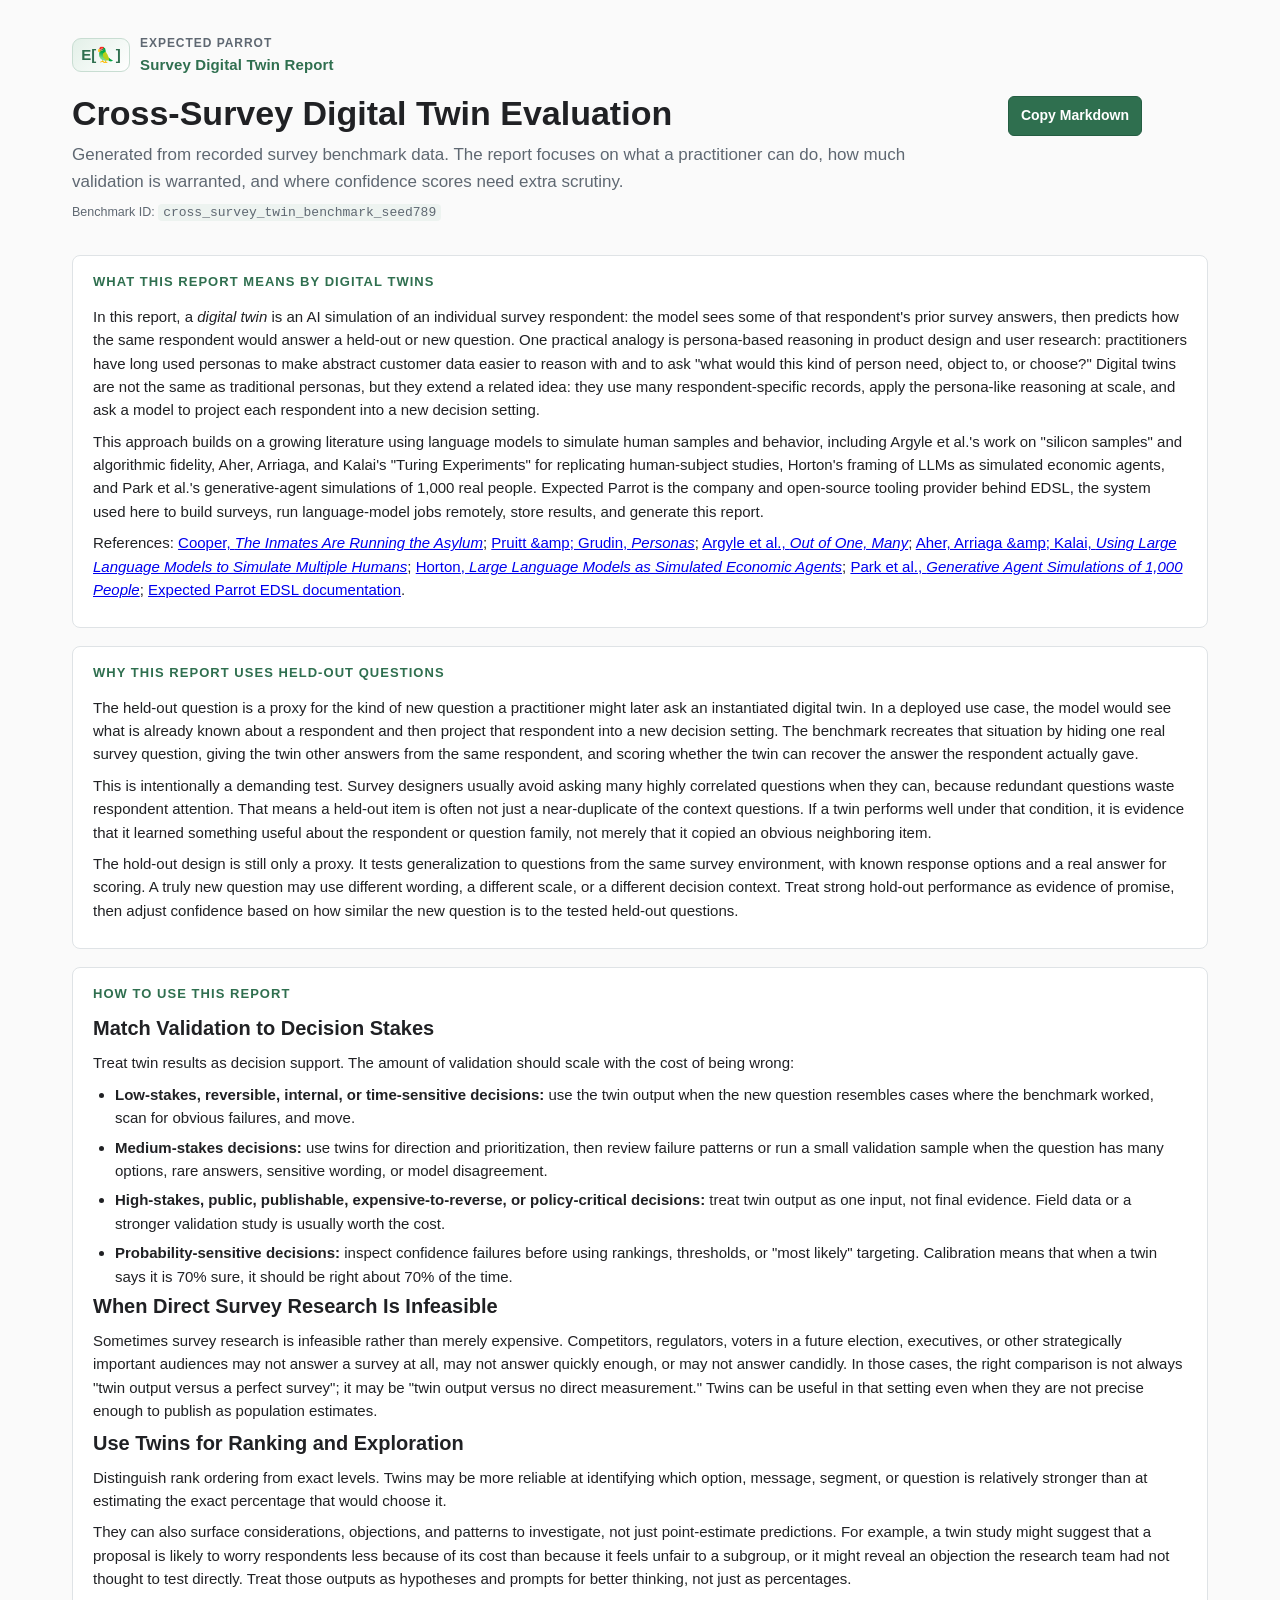
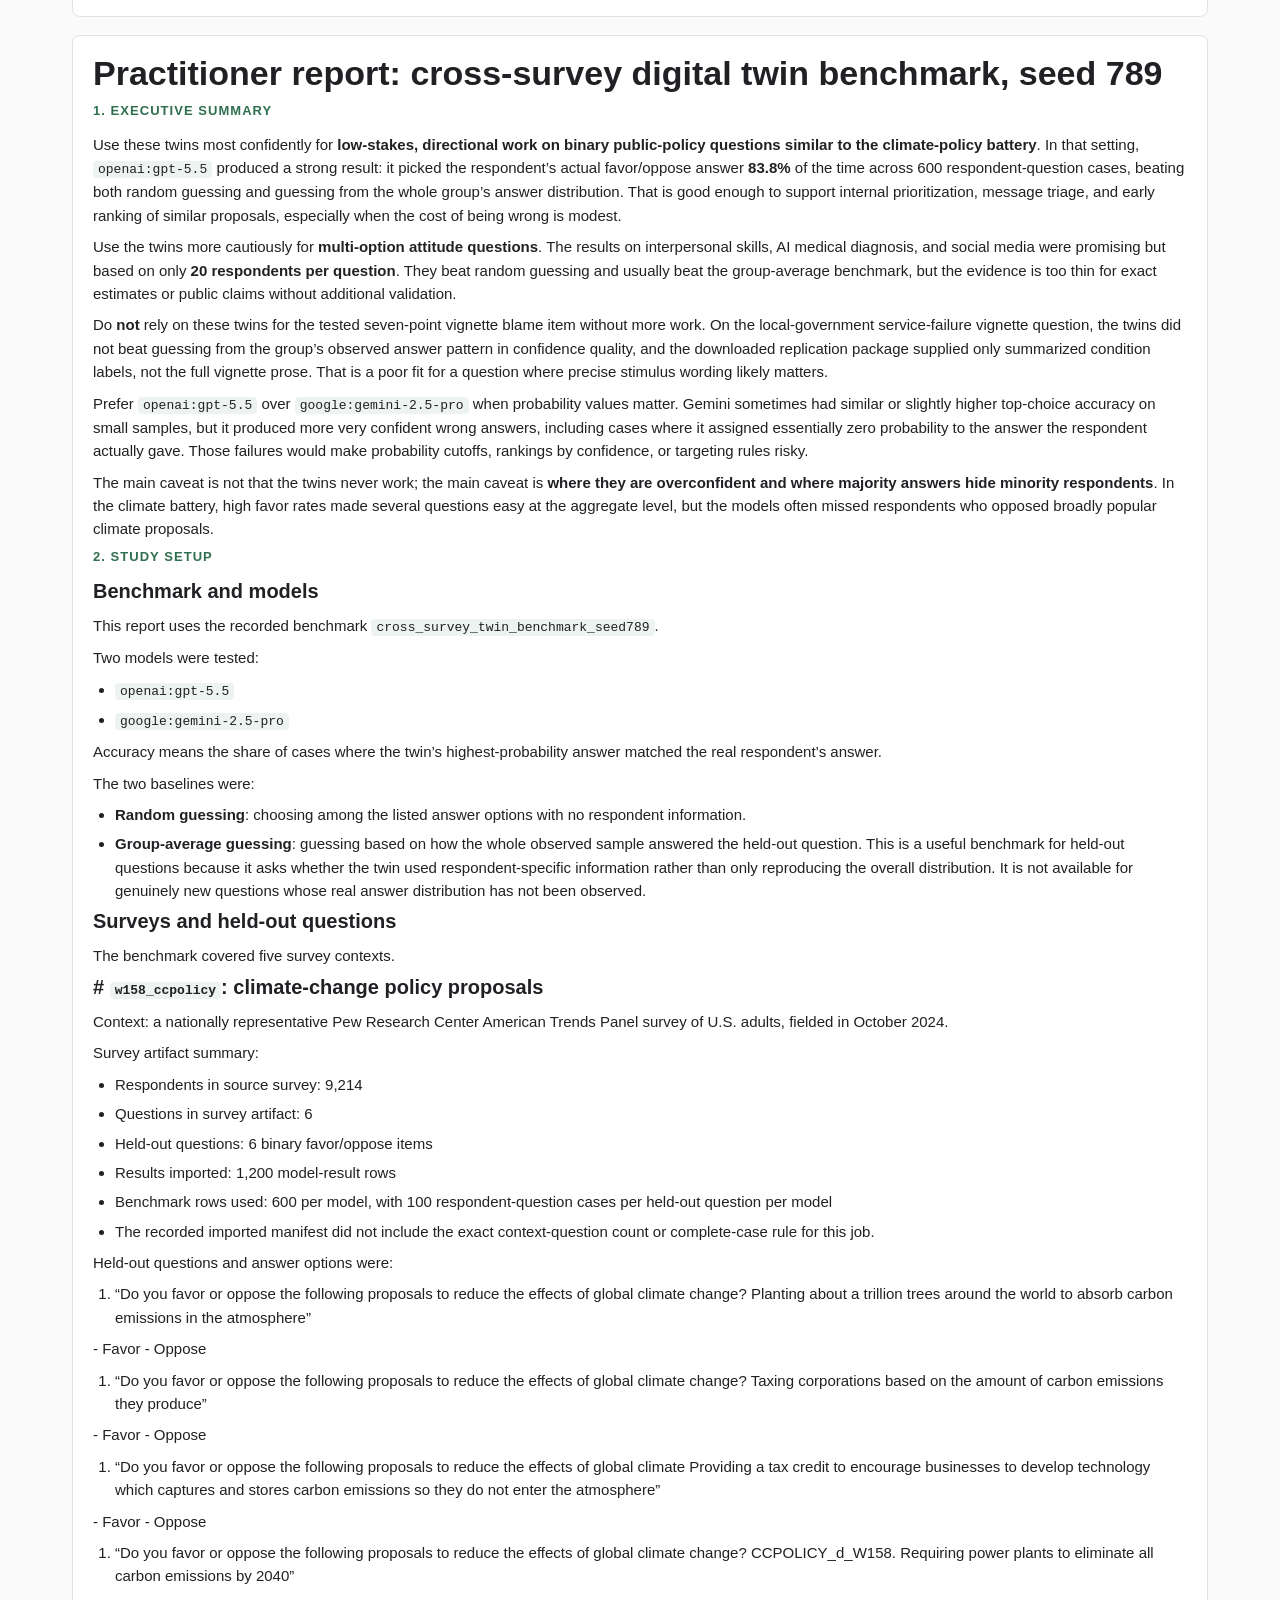
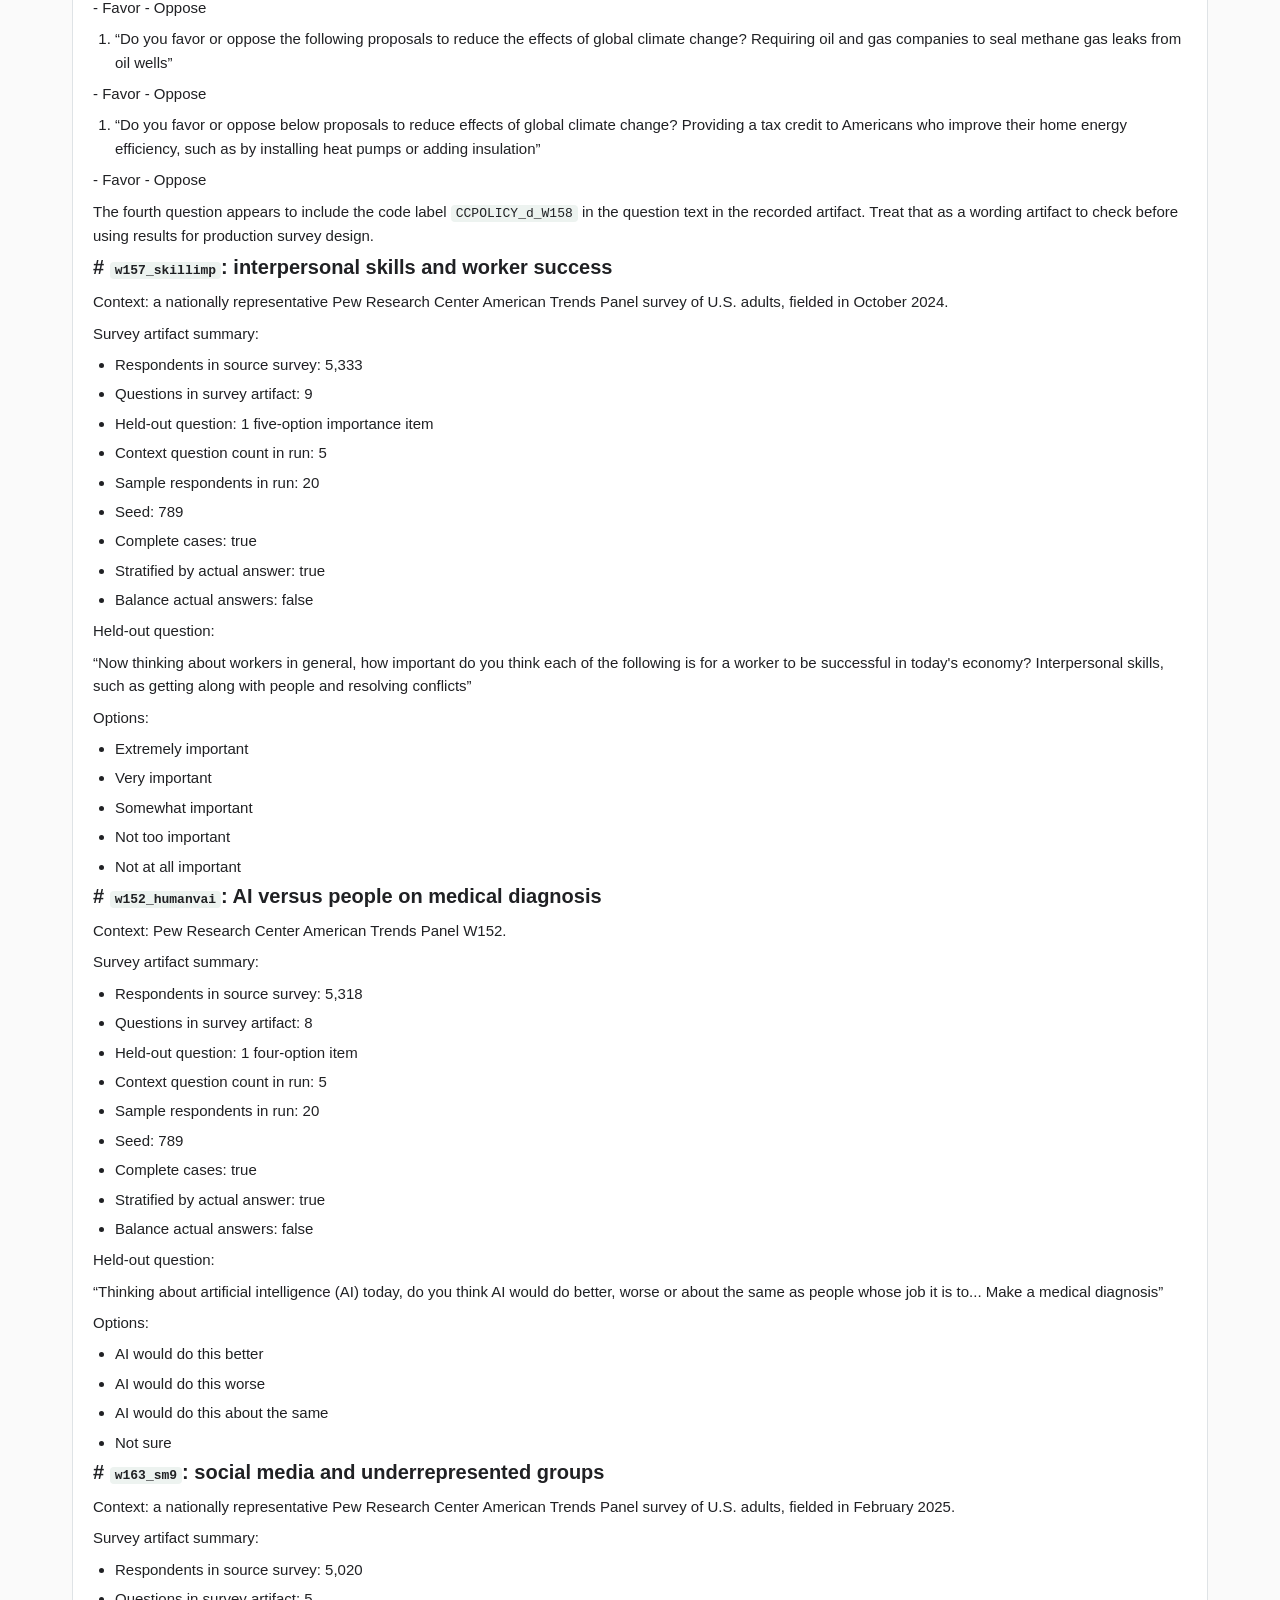
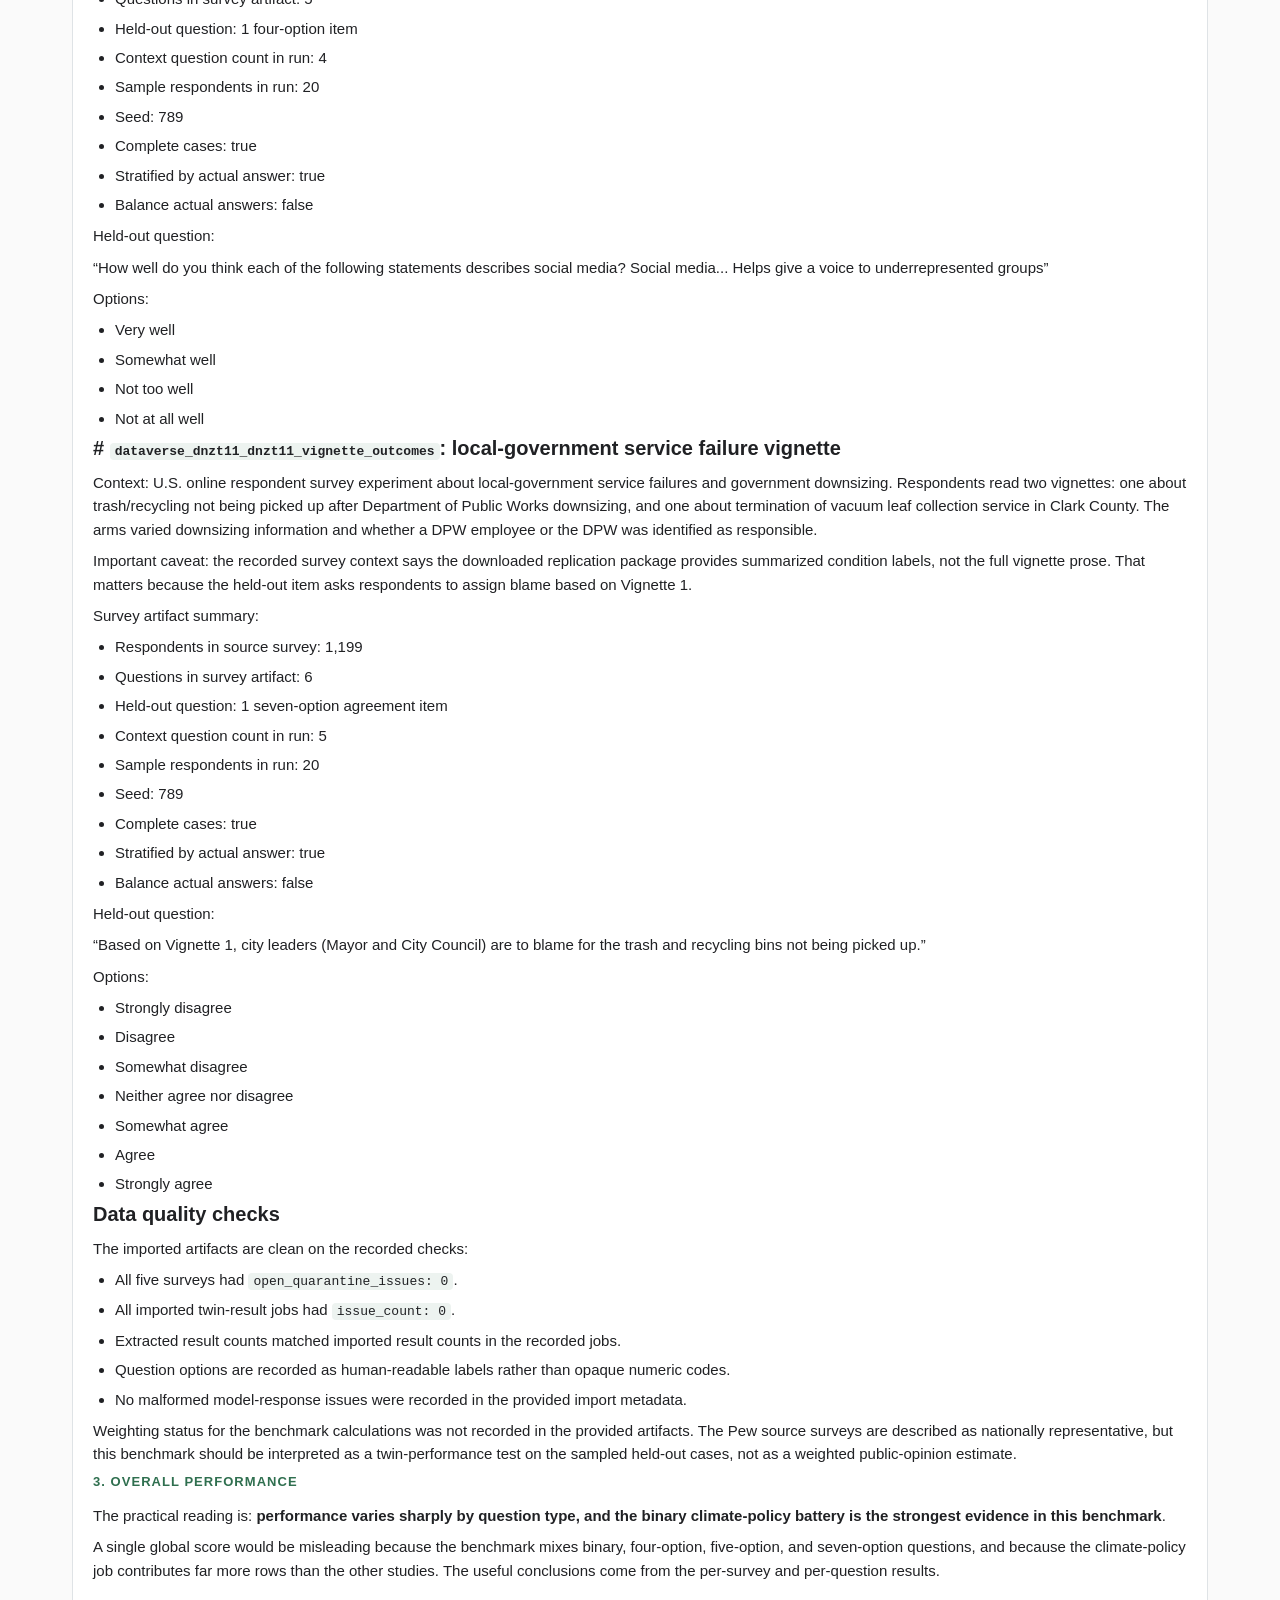
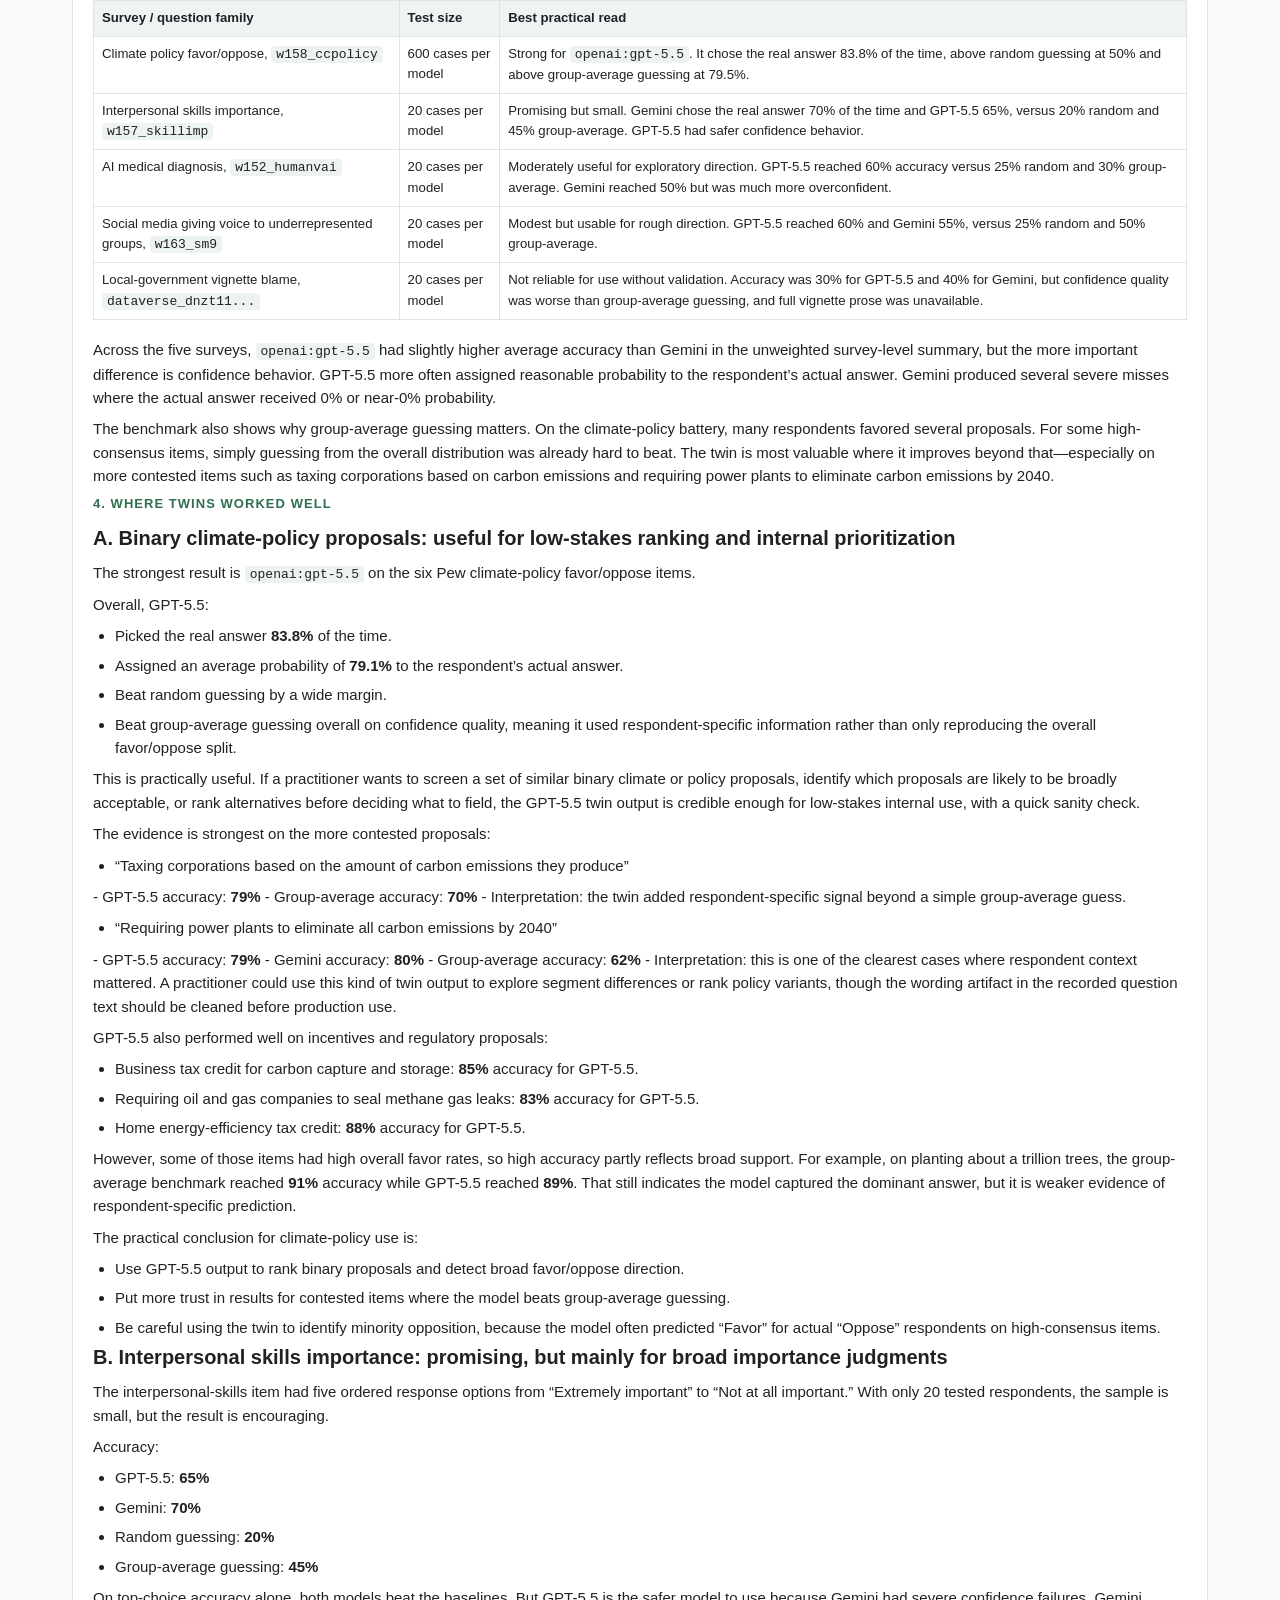
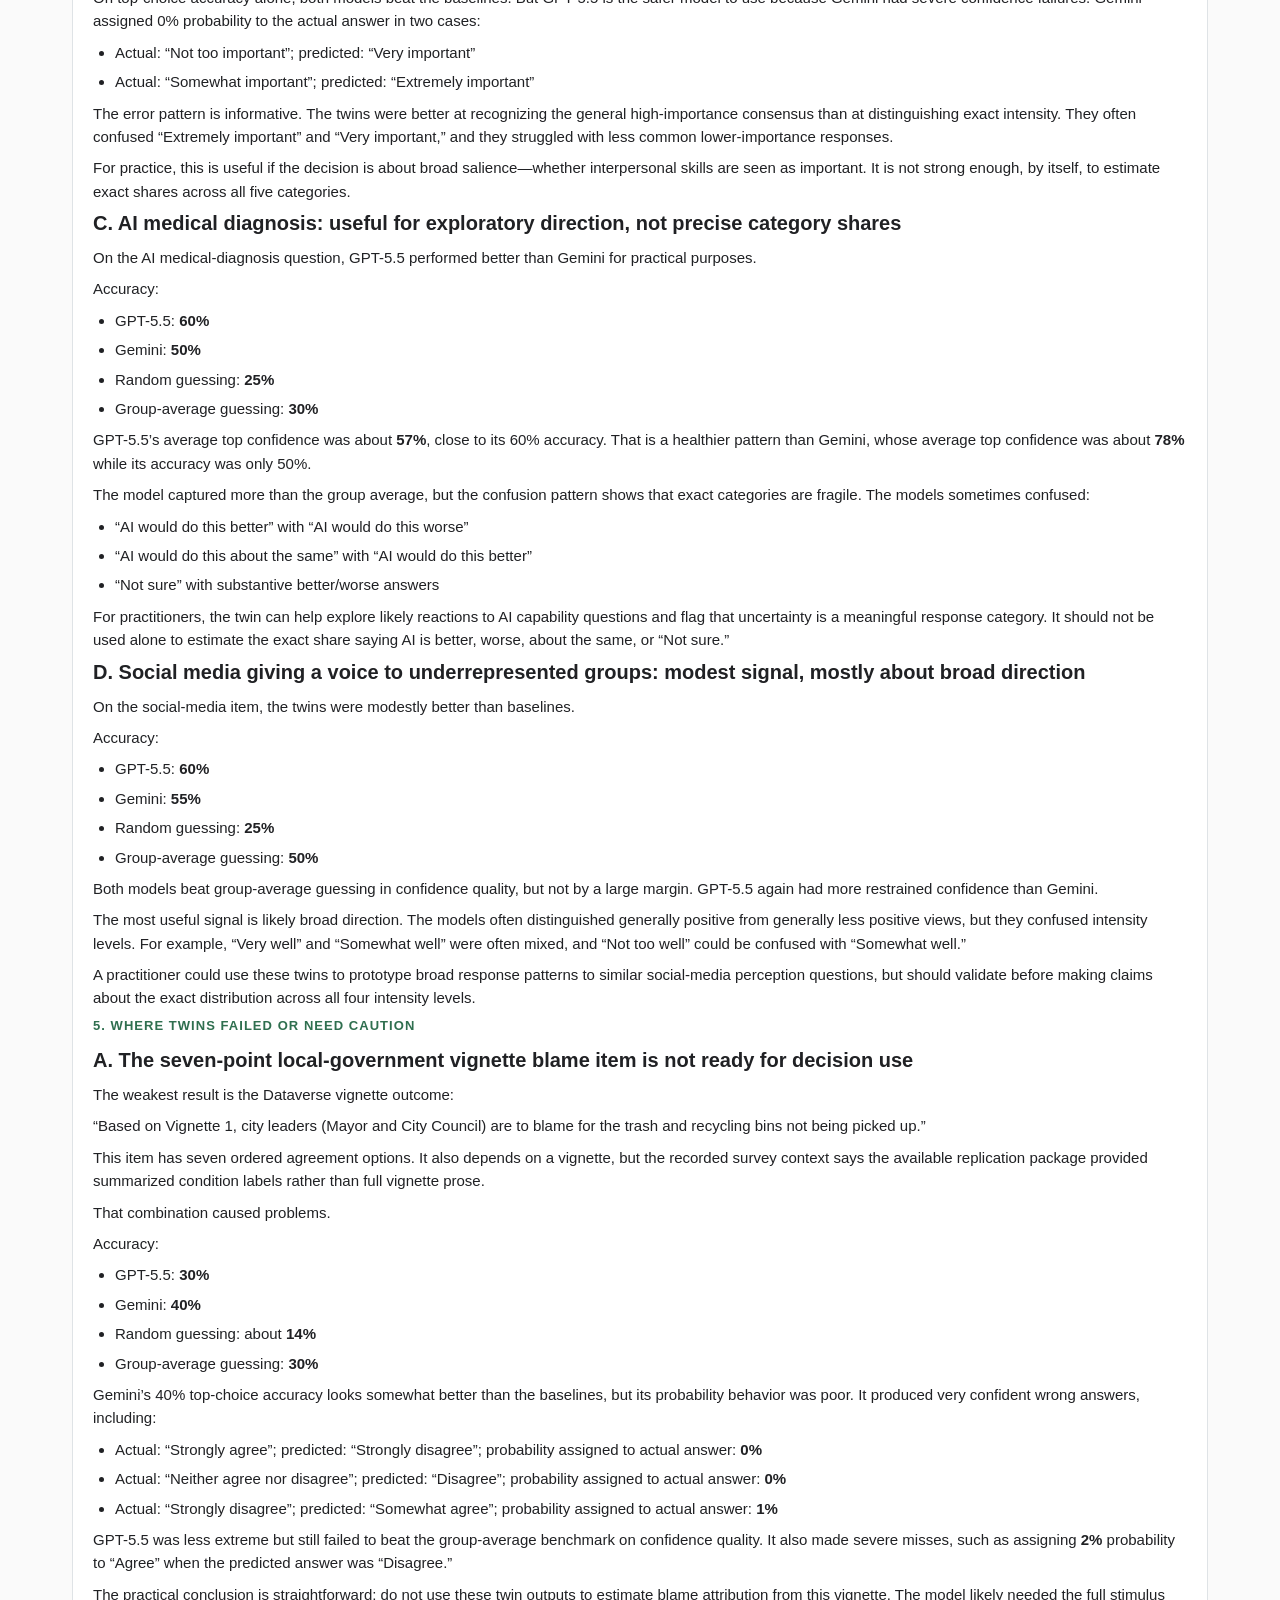
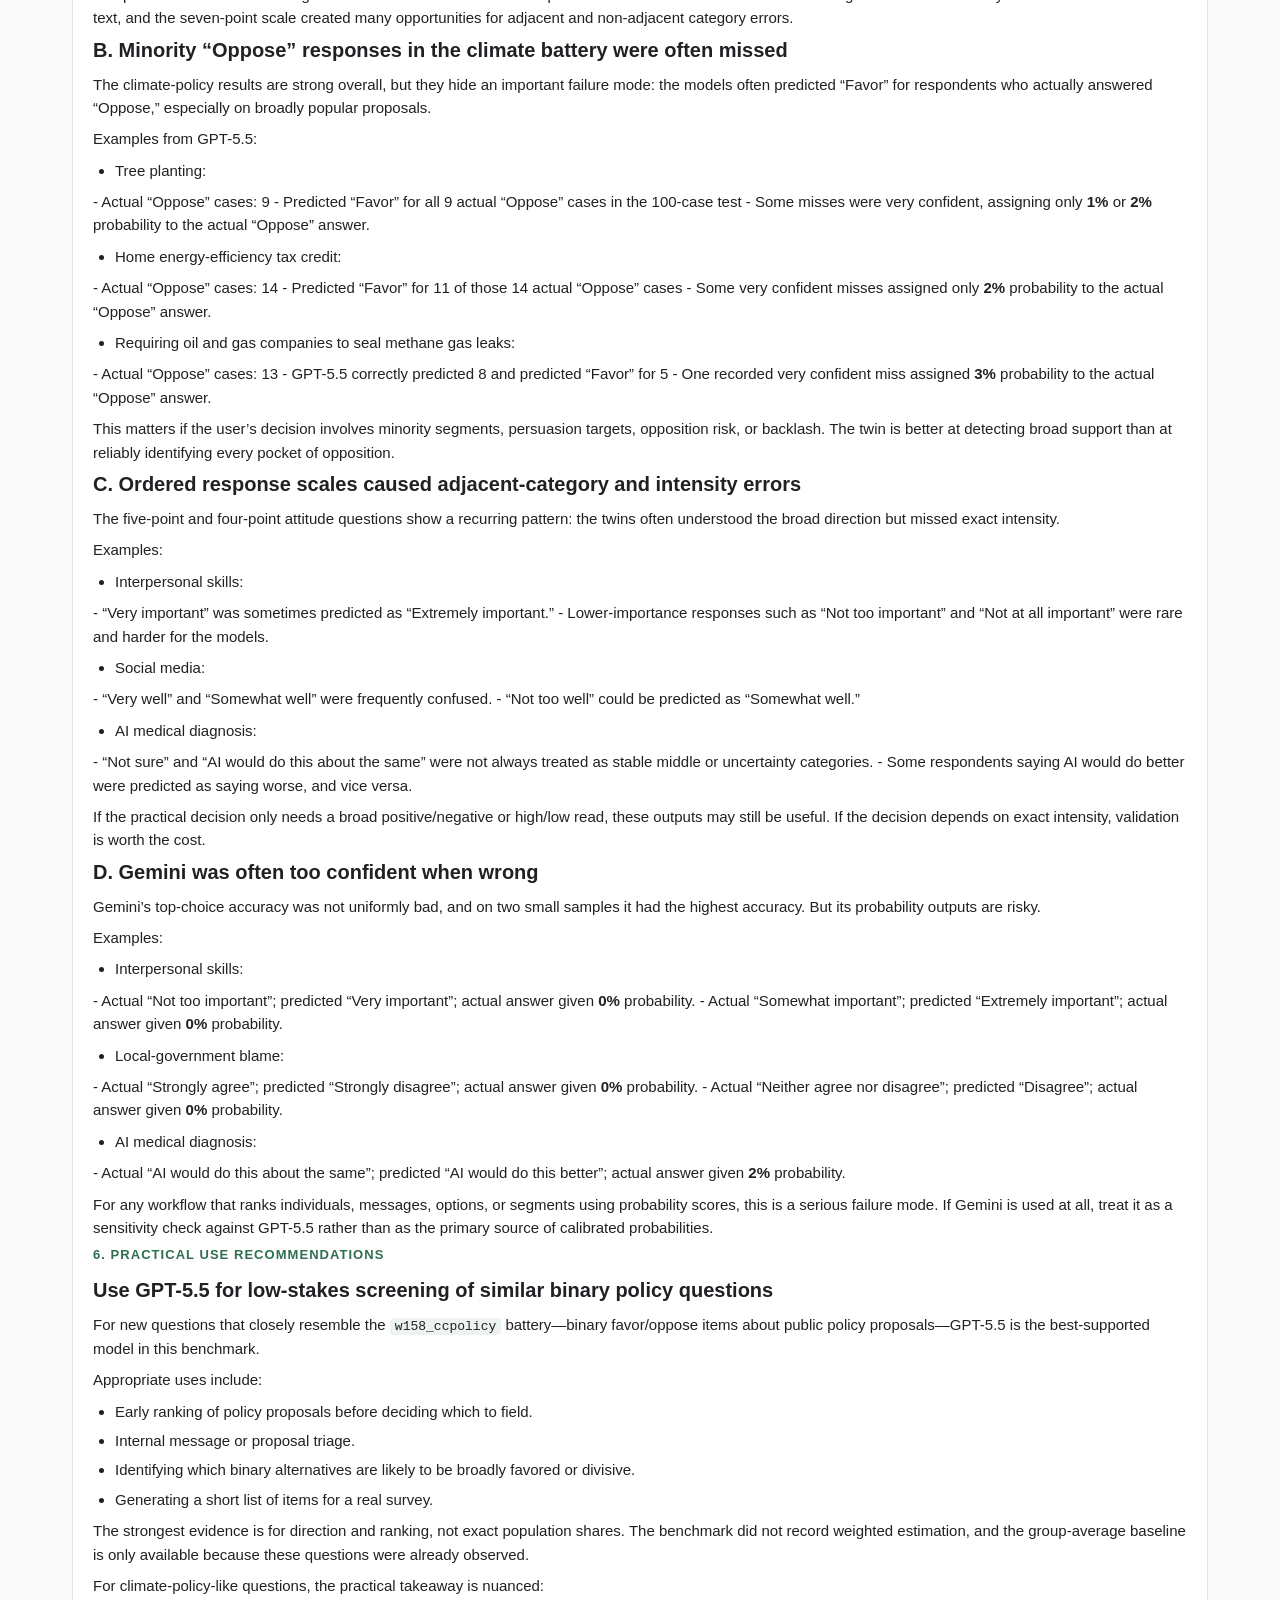
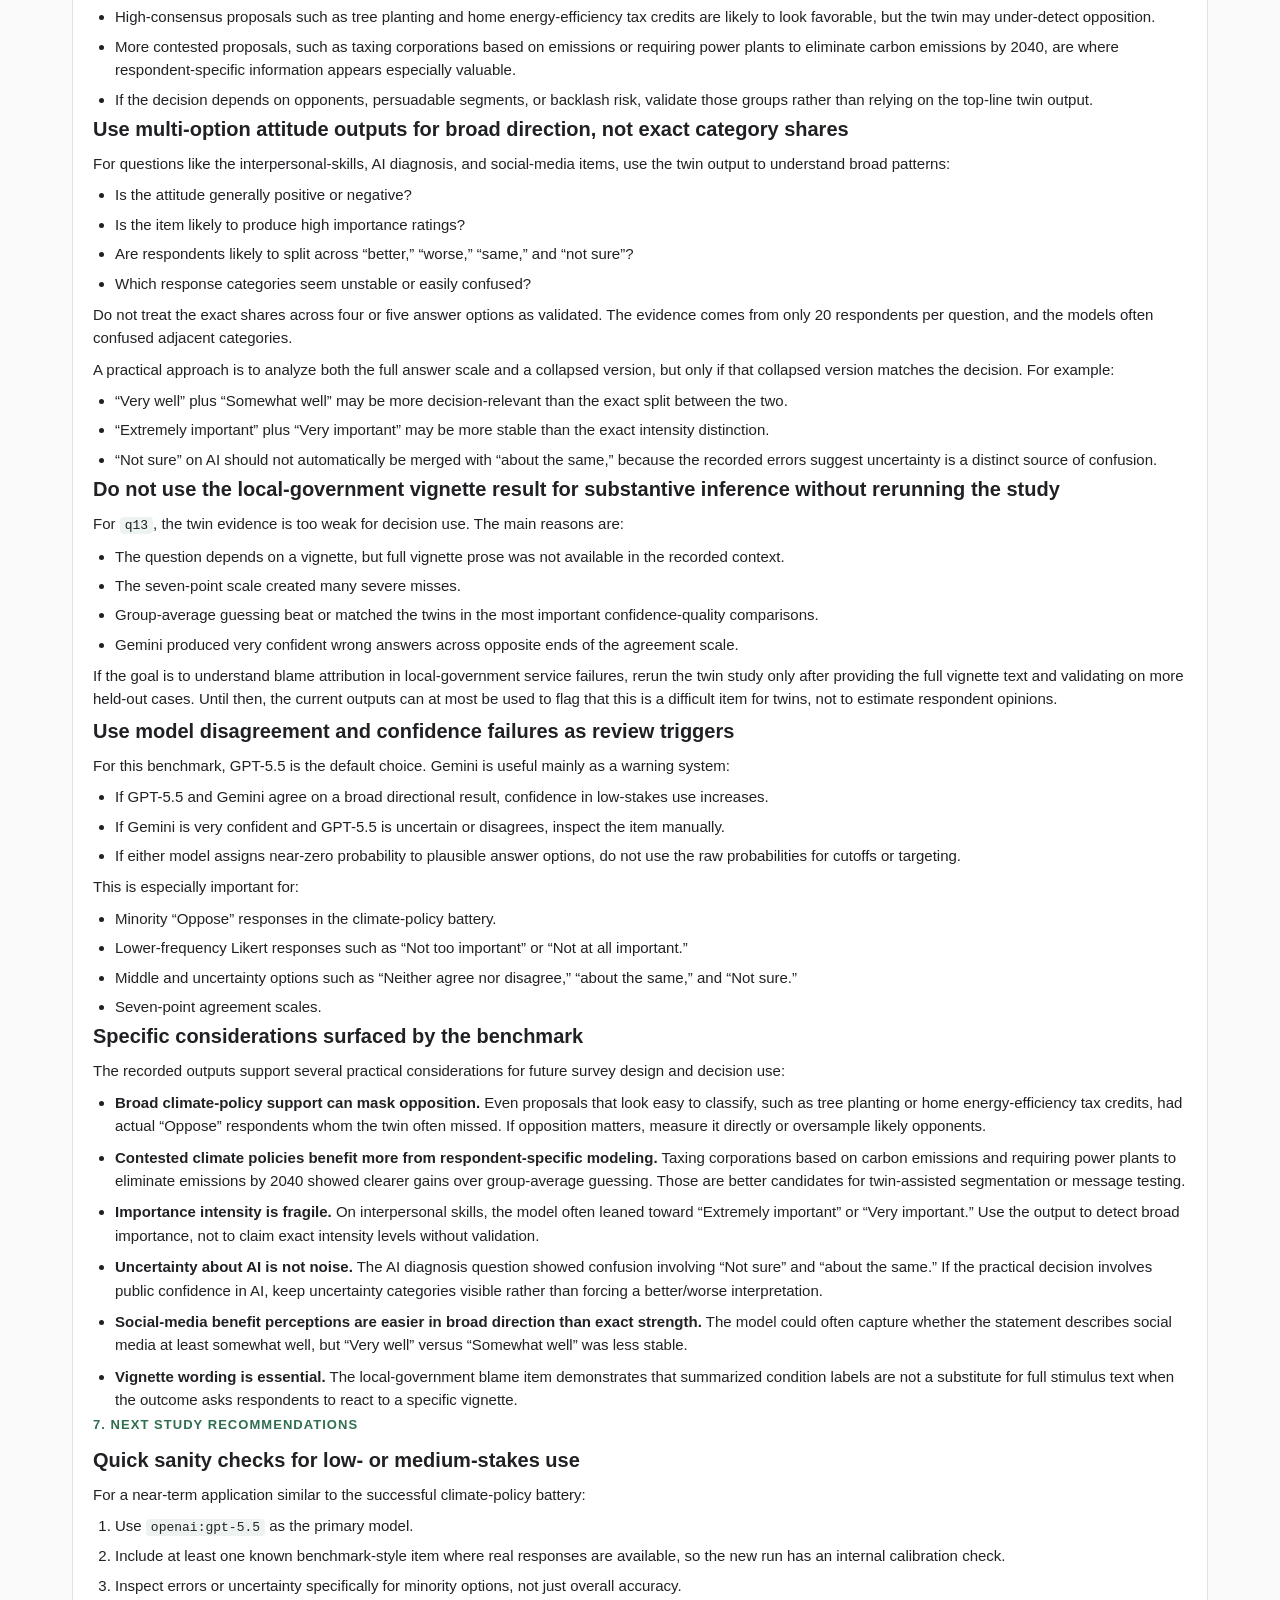
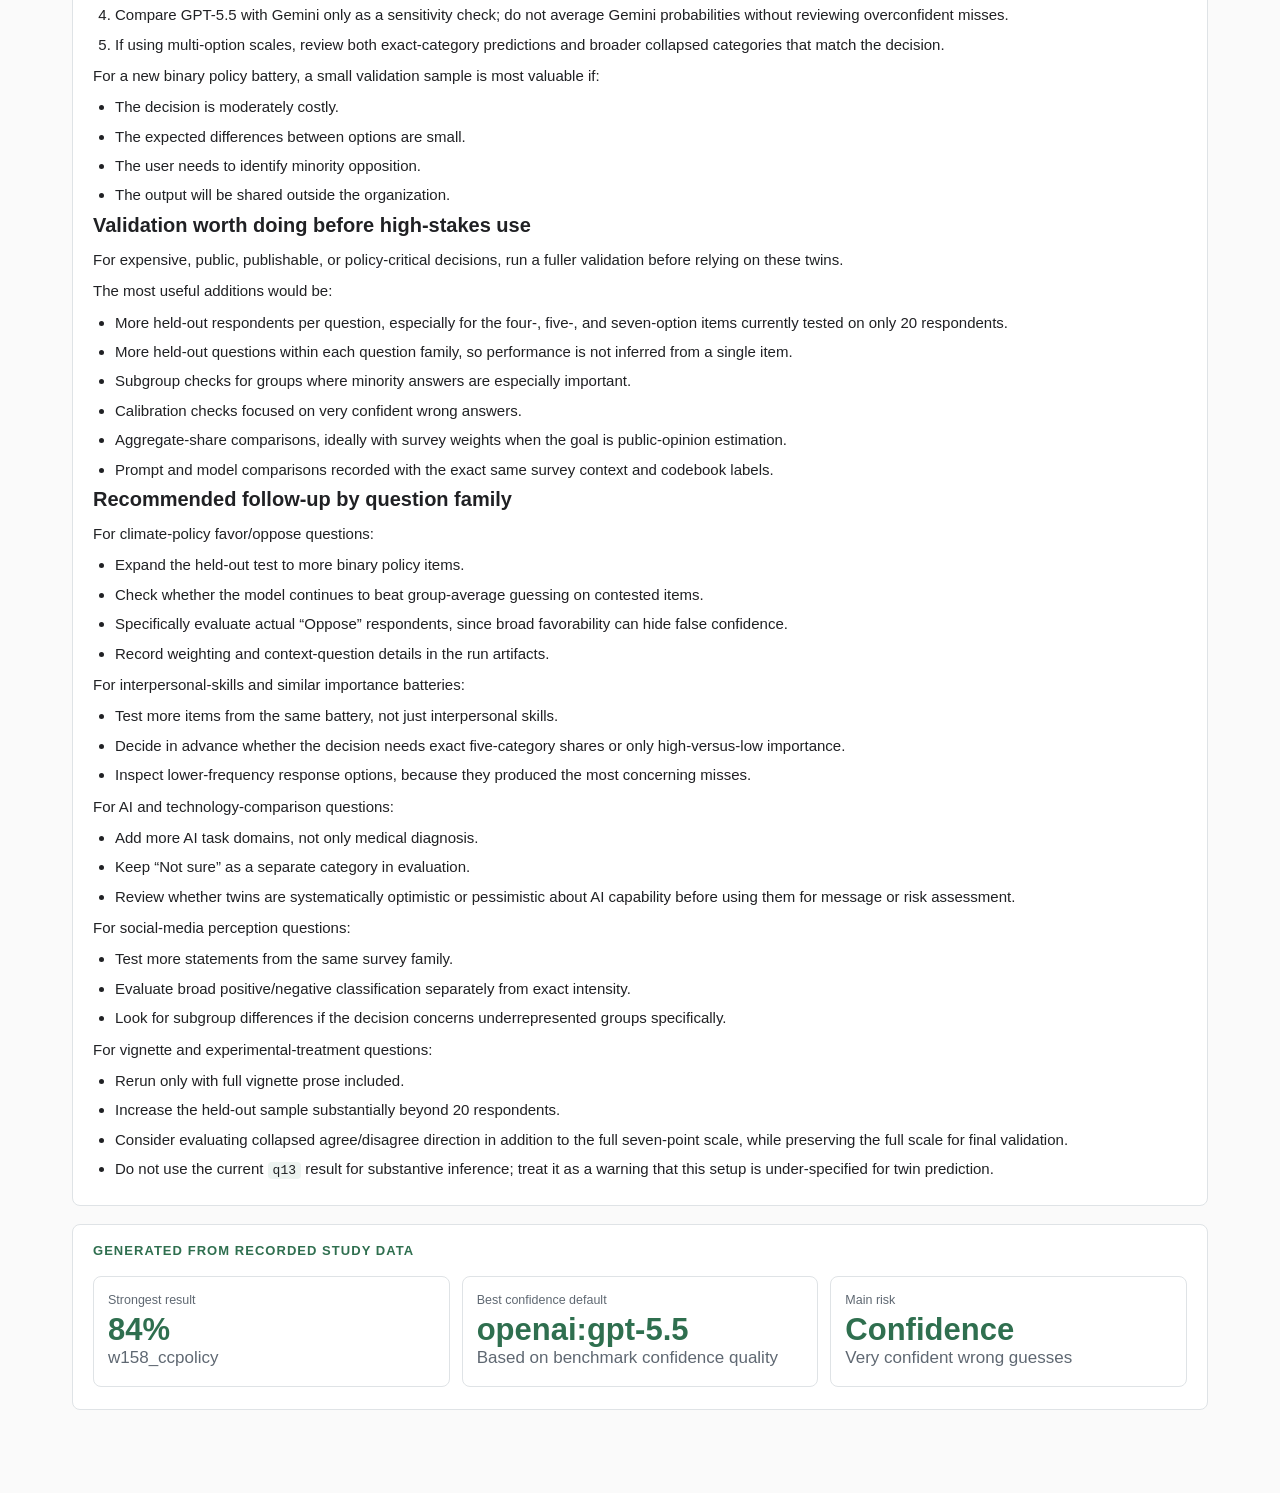
<file: examples/llm_survey_priors/sample_digital_twin_practitioner_report_new_flow.html>
<!doctype html>
<html lang="en">
<head>
  <meta charset="utf-8">
  <meta name="viewport" content="width=device-width, initial-scale=1">
  <title>Cross-Survey Digital Twin Evaluation</title>
  <style>
    :root { --bg:#fafafa; --panel:#fff; --ink:#202124; --muted:#5f6872; --line:#dfe3e6; --accent:#2f6f4f; --accent-2:#34679a; --accent-soft:#edf3f0; --warn:#b36b18; --warn-soft:#f7eddf; --bad:#aa3a3a; --bad-soft:#f5e6e6; --soft:#f4f7f8; --mono:"SFMono-Regular",Consolas,Menlo,monospace; }
    * { box-sizing:border-box; }
    body { margin:0; background:var(--bg); color:var(--ink); font:15px/1.56 -apple-system,BlinkMacSystemFont,"Segoe UI",Roboto,Helvetica,Arial,sans-serif; }
    main { max-width:1180px; margin:0 auto; padding:34px 22px 80px; }
    header { margin-bottom:24px; }
    .header-row { display:flex; align-items:flex-start; justify-content:space-between; gap:16px; }
    .brand { display:flex; align-items:center; gap:10px; color:var(--accent); font-weight:760; letter-spacing:.01em; margin-bottom:18px; }
    .brand-mark { min-width:58px; height:34px; border-radius:9px; border:1px solid #c8ddd2; background:linear-gradient(135deg,#e3f0e8,#fff); display:grid; place-items:center; color:var(--accent); font-weight:800; padding:0 8px; }
    .brand-kicker { display:block; color:var(--muted); font-size:12px; font-weight:650; text-transform:uppercase; letter-spacing:.08em; }
    h1 { margin:0 0 10px; font-size:34px; line-height:1.12; letter-spacing:0; }
    h2 { margin:0 0 14px; font-size:13px; line-height:1.25; text-transform:uppercase; letter-spacing:.08em; color:var(--accent); }
    h3 { margin:0 0 10px; font-size:20px; line-height:1.25; letter-spacing:0; }
    p { margin:8px 0; }
    code { background:var(--accent-soft); border-radius:4px; padding:1px 5px; font-family:var(--mono); font-size:13px; }
    .subtle { color:var(--muted); max-width:900px; font-size:17px; }
    .detail { color:var(--muted); font-size:12.5px; margin-top:8px; }
    .section { background:var(--panel); border:1px solid var(--line); border-radius:8px; padding:18px 20px; margin:18px 0; }
    .explainer { background:#fff; }
    .grid { display:grid; grid-template-columns:repeat(3,minmax(0,1fr)); gap:12px; margin:16px 0 4px; }
    .metric { border:1px solid var(--line); border-radius:8px; padding:14px; background:#fff; }
    .metric .label { color:var(--muted); font-size:12.5px; margin-bottom:4px; }
    .metric .value { font-size:31px; line-height:1; font-weight:760; color:var(--accent); }
    .callout { border-radius:7px; padding:14px 16px; margin:14px 0; border:1px solid var(--line); }
    .callout.good { background:var(--accent-soft); border-color:#c8ddd2; }
    .callout.warn { background:var(--warn-soft); border-color:#ead4b6; }
    .callout.bad { background:var(--bad-soft); border-color:#e0bbbb; }
    table { width:100%; border-collapse:collapse; margin:10px 0; font-size:13.2px; }
    th, td { border:1px solid var(--line); padding:7px 8px; text-align:left; vertical-align:top; }
    th { color:var(--ink); font-weight:700; background:#f0f3f4; }
    .table-wrap { overflow-x:auto; }
    .num { text-align:right; font-family:var(--mono); font-variant-numeric:tabular-nums; }
    ul, ol { margin:8px 0 0 22px; padding:0; }
    li { margin:6px 0; }
    .two-col { display:grid; grid-template-columns:repeat(2,minmax(0,1fr)); gap:16px; }
    .copy-control { display:flex; align-items:center; flex:0 0 auto; gap:10px; margin-top:2px; }
    button { appearance:none; background:var(--accent); border:1px solid #245d42; border-radius:6px; color:#fff; cursor:pointer; font:inherit; font-size:14px; font-weight:700; padding:8px 12px; }
    button:focus { outline:3px solid #c8ddd2; outline-offset:2px; }
    button:hover { background:#285f45; }
    .copy-status { color:var(--muted); font-size:13px; min-width:56px; }
    @media (max-width:850px) { main { padding:24px 14px 48px; } .grid,.two-col { grid-template-columns:1fr; } .header-row { display:block; } .copy-control { margin-top:14px; } table { display:block; overflow-x:auto; } }
  </style>
</head>
<body>
  <main>
    <header>
      <div class="brand" aria-label="Expected Parrot">
        <div class="brand-mark" aria-hidden="true">E[🦜]</div>
        <div><span class="brand-kicker">Expected Parrot</span>Survey Digital Twin Report</div>
      </div>
      <div class="header-row">
        <div>
          <h1>Cross-Survey Digital Twin Evaluation</h1>
          <p class="subtle">Generated from recorded survey benchmark data. The report focuses on what a practitioner can do, how much validation is warranted, and where confidence scores need extra scrutiny.</p>
          <p class="detail">Benchmark ID: <code>cross_survey_twin_benchmark_seed789</code></p>
        </div>
        <div class="copy-control"><button type="button" id="copy-markdown">Copy Markdown</button><span class="copy-status" id="copy-status" aria-live="polite"></span></div>
      </div>
    </header>
    <section class="section explainer">
      <h2>What This Report Means by Digital Twins</h2>
<p>In this report, a <em>digital twin</em> is an AI simulation of an individual survey respondent: the model sees some of that respondent&#x27;s prior survey answers, then predicts how the same respondent would answer a held-out or new question. One practical analogy is persona-based reasoning in product design and user research: practitioners have long used personas to make abstract customer data easier to reason with and to ask &quot;what would this kind of person need, object to, or choose?&quot; Digital twins are not the same as traditional personas, but they extend a related idea: they use many respondent-specific records, apply the persona-like reasoning at scale, and ask a model to project each respondent into a new decision setting.</p>
<p>This approach builds on a growing literature using language models to simulate human samples and behavior, including Argyle et al.&#x27;s work on &quot;silicon samples&quot; and algorithmic fidelity, Aher, Arriaga, and Kalai&#x27;s &quot;Turing Experiments&quot; for replicating human-subject studies, Horton&#x27;s framing of LLMs as simulated economic agents, and Park et al.&#x27;s generative-agent simulations of 1,000 real people. Expected Parrot is the company and open-source tooling provider behind EDSL, the system used here to build surveys, run language-model jobs remotely, store results, and generate this report.</p>
<p>References: <a href="https://en.wikipedia.org/wiki/Alan_Cooper_%28software_designer%29">Cooper, <em>The Inmates Are Running the Asylum</em></a>; <a href="https://en.wikipedia.org/wiki/Persona_%28user_experience%29">Pruitt &amp;amp; Grudin, <em>Personas</em></a>; <a href="https://arxiv.org/abs/2209.06899">Argyle et al., <em>Out of One, Many</em></a>; <a href="https://arxiv.org/abs/2208.10264">Aher, Arriaga &amp;amp; Kalai, <em>Using Large Language Models to Simulate Multiple Humans</em></a>; <a href="https://arxiv.org/abs/2301.07543">Horton, <em>Large Language Models as Simulated Economic Agents</em></a>; <a href="https://arxiv.org/abs/2411.10109">Park et al., <em>Generative Agent Simulations of 1,000 People</em></a>; <a href="https://docs.expectedparrot.com/en/latest">Expected Parrot EDSL documentation</a>.</p>
    </section>
    <section class="section explainer">
      <h2>Why This Report Uses Held-Out Questions</h2>
<p>The held-out question is a proxy for the kind of new question a practitioner might later ask an instantiated digital twin. In a deployed use case, the model would see what is already known about a respondent and then project that respondent into a new decision setting. The benchmark recreates that situation by hiding one real survey question, giving the twin other answers from the same respondent, and scoring whether the twin can recover the answer the respondent actually gave.</p>
<p>This is intentionally a demanding test. Survey designers usually avoid asking many highly correlated questions when they can, because redundant questions waste respondent attention. That means a held-out item is often not just a near-duplicate of the context questions. If a twin performs well under that condition, it is evidence that it learned something useful about the respondent or question family, not merely that it copied an obvious neighboring item.</p>
<p>The hold-out design is still only a proxy. It tests generalization to questions from the same survey environment, with known response options and a real answer for scoring. A truly new question may use different wording, a different scale, or a different decision context. Treat strong hold-out performance as evidence of promise, then adjust confidence based on how similar the new question is to the tested held-out questions.</p>
    </section>
    <section class="section explainer">
      <h2>How to Use This Report</h2>
<h3>Match Validation to Decision Stakes</h3>
<p>Treat twin results as decision support. The amount of validation should scale with the cost of being wrong:</p>
<ul><li><strong>Low-stakes, reversible, internal, or time-sensitive decisions:</strong> use the twin output when the new question resembles cases where the benchmark worked, scan for obvious failures, and move.</li><li><strong>Medium-stakes decisions:</strong> use twins for direction and prioritization, then review failure patterns or run a small validation sample when the question has many options, rare answers, sensitive wording, or model disagreement.</li><li><strong>High-stakes, public, publishable, expensive-to-reverse, or policy-critical decisions:</strong> treat twin output as one input, not final evidence. Field data or a stronger validation study is usually worth the cost.</li><li><strong>Probability-sensitive decisions:</strong> inspect confidence failures before using rankings, thresholds, or &quot;most likely&quot; targeting. Calibration means that when a twin says it is 70% sure, it should be right about 70% of the time.</li></ul>
<h3>When Direct Survey Research Is Infeasible</h3>
<p>Sometimes survey research is infeasible rather than merely expensive. Competitors, regulators, voters in a future election, executives, or other strategically important audiences may not answer a survey at all, may not answer quickly enough, or may not answer candidly. In those cases, the right comparison is not always &quot;twin output versus a perfect survey&quot;; it may be &quot;twin output versus no direct measurement.&quot; Twins can be useful in that setting even when they are not precise enough to publish as population estimates.</p>
<h3>Use Twins for Ranking and Exploration</h3>
<p>Distinguish rank ordering from exact levels. Twins may be more reliable at identifying which option, message, segment, or question is relatively stronger than at estimating the exact percentage that would choose it.</p>
<p>They can also surface considerations, objections, and patterns to investigate, not just point-estimate predictions. For example, a twin study might suggest that a proposal is likely to worry respondents less because of its cost than because it feels unfair to a subgroup, or it might reveal an objection the research team had not thought to test directly. Treat those outputs as hypotheses and prompts for better thinking, not just as percentages.</p>
    </section>
    <section class="section">
      <h1>Practitioner report: cross-survey digital twin benchmark, seed 789</h1>
<h2>1. Executive summary</h2>
<p>Use these twins most confidently for <strong>low-stakes, directional work on binary public-policy questions similar to the climate-policy battery</strong>. In that setting, <code>openai:gpt-5.5</code> produced a strong result: it picked the respondent’s actual favor/oppose answer <strong>83.8%</strong> of the time across 600 respondent-question cases, beating both random guessing and guessing from the whole group’s answer distribution. That is good enough to support internal prioritization, message triage, and early ranking of similar proposals, especially when the cost of being wrong is modest.</p>
<p>Use the twins more cautiously for <strong>multi-option attitude questions</strong>. The results on interpersonal skills, AI medical diagnosis, and social media were promising but based on only <strong>20 respondents per question</strong>. They beat random guessing and usually beat the group-average benchmark, but the evidence is too thin for exact estimates or public claims without additional validation.</p>
<p>Do <strong>not</strong> rely on these twins for the tested seven-point vignette blame item without more work. On the local-government service-failure vignette question, the twins did not beat guessing from the group’s observed answer pattern in confidence quality, and the downloaded replication package supplied only summarized condition labels, not the full vignette prose. That is a poor fit for a question where precise stimulus wording likely matters.</p>
<p>Prefer <code>openai:gpt-5.5</code> over <code>google:gemini-2.5-pro</code> when probability values matter. Gemini sometimes had similar or slightly higher top-choice accuracy on small samples, but it produced more very confident wrong answers, including cases where it assigned essentially zero probability to the answer the respondent actually gave. Those failures would make probability cutoffs, rankings by confidence, or targeting rules risky.</p>
<p>The main caveat is not that the twins never work; the main caveat is <strong>where they are overconfident and where majority answers hide minority respondents</strong>. In the climate battery, high favor rates made several questions easy at the aggregate level, but the models often missed respondents who opposed broadly popular climate proposals.</p>
<h2>2. Study setup</h2>
<h3>Benchmark and models</h3>
<p>This report uses the recorded benchmark <code>cross_survey_twin_benchmark_seed789</code>.</p>
<p>Two models were tested:</p>
<ul><li><code>openai:gpt-5.5</code></li><li><code>google:gemini-2.5-pro</code></li></ul>
<p>Accuracy means the share of cases where the twin’s highest-probability answer matched the real respondent’s answer.</p>
<p>The two baselines were:</p>
<ul><li><strong>Random guessing</strong>: choosing among the listed answer options with no respondent information.</li><li><strong>Group-average guessing</strong>: guessing based on how the whole observed sample answered the held-out question. This is a useful benchmark for held-out questions because it asks whether the twin used respondent-specific information rather than only reproducing the overall distribution. It is not available for genuinely new questions whose real answer distribution has not been observed.</li></ul>
<h3>Surveys and held-out questions</h3>
<p>The benchmark covered five survey contexts.</p>
<h3># <code>w158_ccpolicy</code>: climate-change policy proposals</h3>
<p>Context: a nationally representative Pew Research Center American Trends Panel survey of U.S. adults, fielded in October 2024.</p>
<p>Survey artifact summary:</p>
<ul><li>Respondents in source survey: 9,214</li><li>Questions in survey artifact: 6</li><li>Held-out questions: 6 binary favor/oppose items</li><li>Results imported: 1,200 model-result rows</li><li>Benchmark rows used: 600 per model, with 100 respondent-question cases per held-out question per model</li><li>The recorded imported manifest did not include the exact context-question count or complete-case rule for this job.</li></ul>
<p>Held-out questions and answer options were:</p>
<ol><li>“Do you favor or oppose the following proposals to reduce the effects of global climate change? Planting about a trillion trees around the world to absorb carbon emissions in the atmosphere”</li></ol>
<p>   - Favor - Oppose</p>
<ol><li>“Do you favor or oppose the following proposals to reduce the effects of global climate change? Taxing corporations based on the amount of carbon emissions they produce”</li></ol>
<p>   - Favor - Oppose</p>
<ol><li>“Do you favor or oppose the following proposals to reduce the effects of global climate Providing a tax credit to encourage businesses to develop technology which captures and stores carbon emissions so they do not enter the atmosphere”</li></ol>
<p>   - Favor - Oppose</p>
<ol><li>“Do you favor or oppose the following proposals to reduce the effects of global climate change? CCPOLICY_d_W158. Requiring power plants to eliminate all carbon emissions by 2040”</li></ol>
<p>   - Favor - Oppose</p>
<ol><li>“Do you favor or oppose the following proposals to reduce the effects of global climate change? Requiring oil and gas companies to seal methane gas leaks from oil wells”</li></ol>
<p>   - Favor - Oppose</p>
<ol><li>“Do you favor or oppose below proposals to reduce effects of global climate change? Providing a tax credit to Americans who improve their home energy efficiency, such as by installing heat pumps or adding insulation”</li></ol>
<p>   - Favor - Oppose</p>
<p>The fourth question appears to include the code label <code>CCPOLICY_d_W158</code> in the question text in the recorded artifact. Treat that as a wording artifact to check before using results for production survey design.</p>
<h3># <code>w157_skillimp</code>: interpersonal skills and worker success</h3>
<p>Context: a nationally representative Pew Research Center American Trends Panel survey of U.S. adults, fielded in October 2024.</p>
<p>Survey artifact summary:</p>
<ul><li>Respondents in source survey: 5,333</li><li>Questions in survey artifact: 9</li><li>Held-out question: 1 five-option importance item</li><li>Context question count in run: 5</li><li>Sample respondents in run: 20</li><li>Seed: 789</li><li>Complete cases: true</li><li>Stratified by actual answer: true</li><li>Balance actual answers: false</li></ul>
<p>Held-out question:</p>
<p>“Now thinking about workers in general, how important do you think each of the following is for a worker to be successful in today&#x27;s economy? Interpersonal skills, such as getting along with people and resolving conflicts”</p>
<p>Options:</p>
<ul><li>Extremely important</li><li>Very important</li><li>Somewhat important</li><li>Not too important</li><li>Not at all important</li></ul>
<h3># <code>w152_humanvai</code>: AI versus people on medical diagnosis</h3>
<p>Context: Pew Research Center American Trends Panel W152.</p>
<p>Survey artifact summary:</p>
<ul><li>Respondents in source survey: 5,318</li><li>Questions in survey artifact: 8</li><li>Held-out question: 1 four-option item</li><li>Context question count in run: 5</li><li>Sample respondents in run: 20</li><li>Seed: 789</li><li>Complete cases: true</li><li>Stratified by actual answer: true</li><li>Balance actual answers: false</li></ul>
<p>Held-out question:</p>
<p>“Thinking about artificial intelligence (AI) today, do you think AI would do better, worse or about the same as people whose job it is to... Make a medical diagnosis”</p>
<p>Options:</p>
<ul><li>AI would do this better</li><li>AI would do this worse</li><li>AI would do this about the same</li><li>Not sure</li></ul>
<h3># <code>w163_sm9</code>: social media and underrepresented groups</h3>
<p>Context: a nationally representative Pew Research Center American Trends Panel survey of U.S. adults, fielded in February 2025.</p>
<p>Survey artifact summary:</p>
<ul><li>Respondents in source survey: 5,020</li><li>Questions in survey artifact: 5</li><li>Held-out question: 1 four-option item</li><li>Context question count in run: 4</li><li>Sample respondents in run: 20</li><li>Seed: 789</li><li>Complete cases: true</li><li>Stratified by actual answer: true</li><li>Balance actual answers: false</li></ul>
<p>Held-out question:</p>
<p>“How well do you think each of the following statements describes social media? Social media... Helps give a voice to underrepresented groups”</p>
<p>Options:</p>
<ul><li>Very well</li><li>Somewhat well</li><li>Not too well</li><li>Not at all well</li></ul>
<h3># <code>dataverse_dnzt11_dnzt11_vignette_outcomes</code>: local-government service failure vignette</h3>
<p>Context: U.S. online respondent survey experiment about local-government service failures and government downsizing. Respondents read two vignettes: one about trash/recycling not being picked up after Department of Public Works downsizing, and one about termination of vacuum leaf collection service in Clark County. The arms varied downsizing information and whether a DPW employee or the DPW was identified as responsible.</p>
<p>Important caveat: the recorded survey context says the downloaded replication package provides summarized condition labels, not the full vignette prose. That matters because the held-out item asks respondents to assign blame based on Vignette 1.</p>
<p>Survey artifact summary:</p>
<ul><li>Respondents in source survey: 1,199</li><li>Questions in survey artifact: 6</li><li>Held-out question: 1 seven-option agreement item</li><li>Context question count in run: 5</li><li>Sample respondents in run: 20</li><li>Seed: 789</li><li>Complete cases: true</li><li>Stratified by actual answer: true</li><li>Balance actual answers: false</li></ul>
<p>Held-out question:</p>
<p>“Based on Vignette 1, city leaders (Mayor and City Council) are to blame for the trash and recycling bins not being picked up.”</p>
<p>Options:</p>
<ul><li>Strongly disagree</li><li>Disagree</li><li>Somewhat disagree</li><li>Neither agree nor disagree</li><li>Somewhat agree</li><li>Agree</li><li>Strongly agree</li></ul>
<h3>Data quality checks</h3>
<p>The imported artifacts are clean on the recorded checks:</p>
<ul><li>All five surveys had <code>open_quarantine_issues: 0</code>.</li><li>All imported twin-result jobs had <code>issue_count: 0</code>.</li><li>Extracted result counts matched imported result counts in the recorded jobs.</li><li>Question options are recorded as human-readable labels rather than opaque numeric codes.</li><li>No malformed model-response issues were recorded in the provided import metadata.</li></ul>
<p>Weighting status for the benchmark calculations was not recorded in the provided artifacts. The Pew source surveys are described as nationally representative, but this benchmark should be interpreted as a twin-performance test on the sampled held-out cases, not as a weighted public-opinion estimate.</p>
<h2>3. Overall performance</h2>
<p>The practical reading is: <strong>performance varies sharply by question type, and the binary climate-policy battery is the strongest evidence in this benchmark</strong>.</p>
<p>A single global score would be misleading because the benchmark mixes binary, four-option, five-option, and seven-option questions, and because the climate-policy job contributes far more rows than the other studies. The useful conclusions come from the per-survey and per-question results.</p>
<div class="table-wrap"><table><thead><tr><th>Survey / question family</th><th>Test size</th><th>Best practical read</th></tr></thead><tbody><tr><td>Climate policy favor/oppose, <code>w158_ccpolicy</code></td><td>600 cases per model</td><td>Strong for <code>openai:gpt-5.5</code>. It chose the real answer 83.8% of the time, above random guessing at 50% and above group-average guessing at 79.5%.</td></tr><tr><td>Interpersonal skills importance, <code>w157_skillimp</code></td><td>20 cases per model</td><td>Promising but small. Gemini chose the real answer 70% of the time and GPT-5.5 65%, versus 20% random and 45% group-average. GPT-5.5 had safer confidence behavior.</td></tr><tr><td>AI medical diagnosis, <code>w152_humanvai</code></td><td>20 cases per model</td><td>Moderately useful for exploratory direction. GPT-5.5 reached 60% accuracy versus 25% random and 30% group-average. Gemini reached 50% but was much more overconfident.</td></tr><tr><td>Social media giving voice to underrepresented groups, <code>w163_sm9</code></td><td>20 cases per model</td><td>Modest but usable for rough direction. GPT-5.5 reached 60% and Gemini 55%, versus 25% random and 50% group-average.</td></tr><tr><td>Local-government vignette blame, <code>dataverse_dnzt11...</code></td><td>20 cases per model</td><td>Not reliable for use without validation. Accuracy was 30% for GPT-5.5 and 40% for Gemini, but confidence quality was worse than group-average guessing, and full vignette prose was unavailable.</td></tr></tbody></table></div>
<p>Across the five surveys, <code>openai:gpt-5.5</code> had slightly higher average accuracy than Gemini in the unweighted survey-level summary, but the more important difference is confidence behavior. GPT-5.5 more often assigned reasonable probability to the respondent’s actual answer. Gemini produced several severe misses where the actual answer received 0% or near-0% probability.</p>
<p>The benchmark also shows why group-average guessing matters. On the climate-policy battery, many respondents favored several proposals. For some high-consensus items, simply guessing from the overall distribution was already hard to beat. The twin is most valuable where it improves beyond that—especially on more contested items such as taxing corporations based on carbon emissions and requiring power plants to eliminate carbon emissions by 2040.</p>
<h2>4. Where twins worked well</h2>
<h3>A. Binary climate-policy proposals: useful for low-stakes ranking and internal prioritization</h3>
<p>The strongest result is <code>openai:gpt-5.5</code> on the six Pew climate-policy favor/oppose items.</p>
<p>Overall, GPT-5.5:</p>
<ul><li>Picked the real answer <strong>83.8%</strong> of the time.</li><li>Assigned an average probability of <strong>79.1%</strong> to the respondent’s actual answer.</li><li>Beat random guessing by a wide margin.</li><li>Beat group-average guessing overall on confidence quality, meaning it used respondent-specific information rather than only reproducing the overall favor/oppose split.</li></ul>
<p>This is practically useful. If a practitioner wants to screen a set of similar binary climate or policy proposals, identify which proposals are likely to be broadly acceptable, or rank alternatives before deciding what to field, the GPT-5.5 twin output is credible enough for low-stakes internal use, with a quick sanity check.</p>
<p>The evidence is strongest on the more contested proposals:</p>
<ul><li>“Taxing corporations based on the amount of carbon emissions they produce”</li></ul>
<p>  - GPT-5.5 accuracy: <strong>79%</strong> - Group-average accuracy: <strong>70%</strong> - Interpretation: the twin added respondent-specific signal beyond a simple group-average guess.</p>
<ul><li>“Requiring power plants to eliminate all carbon emissions by 2040”</li></ul>
<p>  - GPT-5.5 accuracy: <strong>79%</strong> - Gemini accuracy: <strong>80%</strong> - Group-average accuracy: <strong>62%</strong> - Interpretation: this is one of the clearest cases where respondent context mattered. A practitioner could use this kind of twin output to explore segment differences or rank policy variants, though the wording artifact in the recorded question text should be cleaned before production use.</p>
<p>GPT-5.5 also performed well on incentives and regulatory proposals:</p>
<ul><li>Business tax credit for carbon capture and storage: <strong>85%</strong> accuracy for GPT-5.5.</li><li>Requiring oil and gas companies to seal methane gas leaks: <strong>83%</strong> accuracy for GPT-5.5.</li><li>Home energy-efficiency tax credit: <strong>88%</strong> accuracy for GPT-5.5.</li></ul>
<p>However, some of those items had high overall favor rates, so high accuracy partly reflects broad support. For example, on planting about a trillion trees, the group-average benchmark reached <strong>91%</strong> accuracy while GPT-5.5 reached <strong>89%</strong>. That still indicates the model captured the dominant answer, but it is weaker evidence of respondent-specific prediction.</p>
<p>The practical conclusion for climate-policy use is:</p>
<ul><li>Use GPT-5.5 output to rank binary proposals and detect broad favor/oppose direction.</li><li>Put more trust in results for contested items where the model beats group-average guessing.</li><li>Be careful using the twin to identify minority opposition, because the model often predicted “Favor” for actual “Oppose” respondents on high-consensus items.</li></ul>
<h3>B. Interpersonal skills importance: promising, but mainly for broad importance judgments</h3>
<p>The interpersonal-skills item had five ordered response options from “Extremely important” to “Not at all important.” With only 20 tested respondents, the sample is small, but the result is encouraging.</p>
<p>Accuracy:</p>
<ul><li>GPT-5.5: <strong>65%</strong></li><li>Gemini: <strong>70%</strong></li><li>Random guessing: <strong>20%</strong></li><li>Group-average guessing: <strong>45%</strong></li></ul>
<p>On top-choice accuracy alone, both models beat the baselines. But GPT-5.5 is the safer model to use because Gemini had severe confidence failures. Gemini assigned 0% probability to the actual answer in two cases:</p>
<ul><li>Actual: “Not too important”; predicted: “Very important”</li><li>Actual: “Somewhat important”; predicted: “Extremely important”</li></ul>
<p>The error pattern is informative. The twins were better at recognizing the general high-importance consensus than at distinguishing exact intensity. They often confused “Extremely important” and “Very important,” and they struggled with less common lower-importance responses.</p>
<p>For practice, this is useful if the decision is about broad salience—whether interpersonal skills are seen as important. It is not strong enough, by itself, to estimate exact shares across all five categories.</p>
<h3>C. AI medical diagnosis: useful for exploratory direction, not precise category shares</h3>
<p>On the AI medical-diagnosis question, GPT-5.5 performed better than Gemini for practical purposes.</p>
<p>Accuracy:</p>
<ul><li>GPT-5.5: <strong>60%</strong></li><li>Gemini: <strong>50%</strong></li><li>Random guessing: <strong>25%</strong></li><li>Group-average guessing: <strong>30%</strong></li></ul>
<p>GPT-5.5’s average top confidence was about <strong>57%</strong>, close to its 60% accuracy. That is a healthier pattern than Gemini, whose average top confidence was about <strong>78%</strong> while its accuracy was only 50%.</p>
<p>The model captured more than the group average, but the confusion pattern shows that exact categories are fragile. The models sometimes confused:</p>
<ul><li>“AI would do this better” with “AI would do this worse”</li><li>“AI would do this about the same” with “AI would do this better”</li><li>“Not sure” with substantive better/worse answers</li></ul>
<p>For practitioners, the twin can help explore likely reactions to AI capability questions and flag that uncertainty is a meaningful response category. It should not be used alone to estimate the exact share saying AI is better, worse, about the same, or “Not sure.”</p>
<h3>D. Social media giving a voice to underrepresented groups: modest signal, mostly about broad direction</h3>
<p>On the social-media item, the twins were modestly better than baselines.</p>
<p>Accuracy:</p>
<ul><li>GPT-5.5: <strong>60%</strong></li><li>Gemini: <strong>55%</strong></li><li>Random guessing: <strong>25%</strong></li><li>Group-average guessing: <strong>50%</strong></li></ul>
<p>Both models beat group-average guessing in confidence quality, but not by a large margin. GPT-5.5 again had more restrained confidence than Gemini.</p>
<p>The most useful signal is likely broad direction. The models often distinguished generally positive from generally less positive views, but they confused intensity levels. For example, “Very well” and “Somewhat well” were often mixed, and “Not too well” could be confused with “Somewhat well.”</p>
<p>A practitioner could use these twins to prototype broad response patterns to similar social-media perception questions, but should validate before making claims about the exact distribution across all four intensity levels.</p>
<h2>5. Where twins failed or need caution</h2>
<h3>A. The seven-point local-government vignette blame item is not ready for decision use</h3>
<p>The weakest result is the Dataverse vignette outcome:</p>
<p>“Based on Vignette 1, city leaders (Mayor and City Council) are to blame for the trash and recycling bins not being picked up.”</p>
<p>This item has seven ordered agreement options. It also depends on a vignette, but the recorded survey context says the available replication package provided summarized condition labels rather than full vignette prose.</p>
<p>That combination caused problems.</p>
<p>Accuracy:</p>
<ul><li>GPT-5.5: <strong>30%</strong></li><li>Gemini: <strong>40%</strong></li><li>Random guessing: about <strong>14%</strong></li><li>Group-average guessing: <strong>30%</strong></li></ul>
<p>Gemini’s 40% top-choice accuracy looks somewhat better than the baselines, but its probability behavior was poor. It produced very confident wrong answers, including:</p>
<ul><li>Actual: “Strongly agree”; predicted: “Strongly disagree”; probability assigned to actual answer: <strong>0%</strong></li><li>Actual: “Neither agree nor disagree”; predicted: “Disagree”; probability assigned to actual answer: <strong>0%</strong></li><li>Actual: “Strongly disagree”; predicted: “Somewhat agree”; probability assigned to actual answer: <strong>1%</strong></li></ul>
<p>GPT-5.5 was less extreme but still failed to beat the group-average benchmark on confidence quality. It also made severe misses, such as assigning <strong>2%</strong> probability to “Agree” when the predicted answer was “Disagree.”</p>
<p>The practical conclusion is straightforward: do not use these twin outputs to estimate blame attribution from this vignette. The model likely needed the full stimulus text, and the seven-point scale created many opportunities for adjacent and non-adjacent category errors.</p>
<h3>B. Minority “Oppose” responses in the climate battery were often missed</h3>
<p>The climate-policy results are strong overall, but they hide an important failure mode: the models often predicted “Favor” for respondents who actually answered “Oppose,” especially on broadly popular proposals.</p>
<p>Examples from GPT-5.5:</p>
<ul><li>Tree planting:</li></ul>
<p>  - Actual “Oppose” cases: 9 - Predicted “Favor” for all 9 actual “Oppose” cases in the 100-case test - Some misses were very confident, assigning only <strong>1%</strong> or <strong>2%</strong> probability to the actual “Oppose” answer.</p>
<ul><li>Home energy-efficiency tax credit:</li></ul>
<p>  - Actual “Oppose” cases: 14 - Predicted “Favor” for 11 of those 14 actual “Oppose” cases - Some very confident misses assigned only <strong>2%</strong> probability to the actual “Oppose” answer.</p>
<ul><li>Requiring oil and gas companies to seal methane gas leaks:</li></ul>
<p>  - Actual “Oppose” cases: 13 - GPT-5.5 correctly predicted 8 and predicted “Favor” for 5 - One recorded very confident miss assigned <strong>3%</strong> probability to the actual “Oppose” answer.</p>
<p>This matters if the user’s decision involves minority segments, persuasion targets, opposition risk, or backlash. The twin is better at detecting broad support than at reliably identifying every pocket of opposition.</p>
<h3>C. Ordered response scales caused adjacent-category and intensity errors</h3>
<p>The five-point and four-point attitude questions show a recurring pattern: the twins often understood the broad direction but missed exact intensity.</p>
<p>Examples:</p>
<ul><li>Interpersonal skills:</li></ul>
<p>  - “Very important” was sometimes predicted as “Extremely important.” - Lower-importance responses such as “Not too important” and “Not at all important” were rare and harder for the models.</p>
<ul><li>Social media:</li></ul>
<p>  - “Very well” and “Somewhat well” were frequently confused. - “Not too well” could be predicted as “Somewhat well.”</p>
<ul><li>AI medical diagnosis:</li></ul>
<p>  - “Not sure” and “AI would do this about the same” were not always treated as stable middle or uncertainty categories. - Some respondents saying AI would do better were predicted as saying worse, and vice versa.</p>
<p>If the practical decision only needs a broad positive/negative or high/low read, these outputs may still be useful. If the decision depends on exact intensity, validation is worth the cost.</p>
<h3>D. Gemini was often too confident when wrong</h3>
<p>Gemini’s top-choice accuracy was not uniformly bad, and on two small samples it had the highest accuracy. But its probability outputs are risky.</p>
<p>Examples:</p>
<ul><li>Interpersonal skills:</li></ul>
<p>  - Actual “Not too important”; predicted “Very important”; actual answer given <strong>0%</strong> probability. - Actual “Somewhat important”; predicted “Extremely important”; actual answer given <strong>0%</strong> probability.</p>
<ul><li>Local-government blame:</li></ul>
<p>  - Actual “Strongly agree”; predicted “Strongly disagree”; actual answer given <strong>0%</strong> probability. - Actual “Neither agree nor disagree”; predicted “Disagree”; actual answer given <strong>0%</strong> probability.</p>
<ul><li>AI medical diagnosis:</li></ul>
<p>  - Actual “AI would do this about the same”; predicted “AI would do this better”; actual answer given <strong>2%</strong> probability.</p>
<p>For any workflow that ranks individuals, messages, options, or segments using probability scores, this is a serious failure mode. If Gemini is used at all, treat it as a sensitivity check against GPT-5.5 rather than as the primary source of calibrated probabilities.</p>
<h2>6. Practical use recommendations</h2>
<h3>Use GPT-5.5 for low-stakes screening of similar binary policy questions</h3>
<p>For new questions that closely resemble the <code>w158_ccpolicy</code> battery—binary favor/oppose items about public policy proposals—GPT-5.5 is the best-supported model in this benchmark.</p>
<p>Appropriate uses include:</p>
<ul><li>Early ranking of policy proposals before deciding which to field.</li><li>Internal message or proposal triage.</li><li>Identifying which binary alternatives are likely to be broadly favored or divisive.</li><li>Generating a short list of items for a real survey.</li></ul>
<p>The strongest evidence is for direction and ranking, not exact population shares. The benchmark did not record weighted estimation, and the group-average baseline is only available because these questions were already observed.</p>
<p>For climate-policy-like questions, the practical takeaway is nuanced:</p>
<ul><li>High-consensus proposals such as tree planting and home energy-efficiency tax credits are likely to look favorable, but the twin may under-detect opposition.</li><li>More contested proposals, such as taxing corporations based on emissions or requiring power plants to eliminate carbon emissions by 2040, are where respondent-specific information appears especially valuable.</li><li>If the decision depends on opponents, persuadable segments, or backlash risk, validate those groups rather than relying on the top-line twin output.</li></ul>
<h3>Use multi-option attitude outputs for broad direction, not exact category shares</h3>
<p>For questions like the interpersonal-skills, AI diagnosis, and social-media items, use the twin output to understand broad patterns:</p>
<ul><li>Is the attitude generally positive or negative?</li><li>Is the item likely to produce high importance ratings?</li><li>Are respondents likely to split across “better,” “worse,” “same,” and “not sure”?</li><li>Which response categories seem unstable or easily confused?</li></ul>
<p>Do not treat the exact shares across four or five answer options as validated. The evidence comes from only 20 respondents per question, and the models often confused adjacent categories.</p>
<p>A practical approach is to analyze both the full answer scale and a collapsed version, but only if that collapsed version matches the decision. For example:</p>
<ul><li>“Very well” plus “Somewhat well” may be more decision-relevant than the exact split between the two.</li><li>“Extremely important” plus “Very important” may be more stable than the exact intensity distinction.</li><li>“Not sure” on AI should not automatically be merged with “about the same,” because the recorded errors suggest uncertainty is a distinct source of confusion.</li></ul>
<h3>Do not use the local-government vignette result for substantive inference without rerunning the study</h3>
<p>For <code>q13</code>, the twin evidence is too weak for decision use. The main reasons are:</p>
<ul><li>The question depends on a vignette, but full vignette prose was not available in the recorded context.</li><li>The seven-point scale created many severe misses.</li><li>Group-average guessing beat or matched the twins in the most important confidence-quality comparisons.</li><li>Gemini produced very confident wrong answers across opposite ends of the agreement scale.</li></ul>
<p>If the goal is to understand blame attribution in local-government service failures, rerun the twin study only after providing the full vignette text and validating on more held-out cases. Until then, the current outputs can at most be used to flag that this is a difficult item for twins, not to estimate respondent opinions.</p>
<h3>Use model disagreement and confidence failures as review triggers</h3>
<p>For this benchmark, GPT-5.5 is the default choice. Gemini is useful mainly as a warning system:</p>
<ul><li>If GPT-5.5 and Gemini agree on a broad directional result, confidence in low-stakes use increases.</li><li>If Gemini is very confident and GPT-5.5 is uncertain or disagrees, inspect the item manually.</li><li>If either model assigns near-zero probability to plausible answer options, do not use the raw probabilities for cutoffs or targeting.</li></ul>
<p>This is especially important for:</p>
<ul><li>Minority “Oppose” responses in the climate-policy battery.</li><li>Lower-frequency Likert responses such as “Not too important” or “Not at all important.”</li><li>Middle and uncertainty options such as “Neither agree nor disagree,” “about the same,” and “Not sure.”</li><li>Seven-point agreement scales.</li></ul>
<h3>Specific considerations surfaced by the benchmark</h3>
<p>The recorded outputs support several practical considerations for future survey design and decision use:</p>
<ul><li><strong>Broad climate-policy support can mask opposition.</strong> Even proposals that look easy to classify, such as tree planting or home energy-efficiency tax credits, had actual “Oppose” respondents whom the twin often missed. If opposition matters, measure it directly or oversample likely opponents.</li></ul>
<ul><li><strong>Contested climate policies benefit more from respondent-specific modeling.</strong> Taxing corporations based on carbon emissions and requiring power plants to eliminate emissions by 2040 showed clearer gains over group-average guessing. Those are better candidates for twin-assisted segmentation or message testing.</li></ul>
<ul><li><strong>Importance intensity is fragile.</strong> On interpersonal skills, the model often leaned toward “Extremely important” or “Very important.” Use the output to detect broad importance, not to claim exact intensity levels without validation.</li></ul>
<ul><li><strong>Uncertainty about AI is not noise.</strong> The AI diagnosis question showed confusion involving “Not sure” and “about the same.” If the practical decision involves public confidence in AI, keep uncertainty categories visible rather than forcing a better/worse interpretation.</li></ul>
<ul><li><strong>Social-media benefit perceptions are easier in broad direction than exact strength.</strong> The model could often capture whether the statement describes social media at least somewhat well, but “Very well” versus “Somewhat well” was less stable.</li></ul>
<ul><li><strong>Vignette wording is essential.</strong> The local-government blame item demonstrates that summarized condition labels are not a substitute for full stimulus text when the outcome asks respondents to react to a specific vignette.</li></ul>
<h2>7. Next study recommendations</h2>
<h3>Quick sanity checks for low- or medium-stakes use</h3>
<p>For a near-term application similar to the successful climate-policy battery:</p>
<ol><li>Use <code>openai:gpt-5.5</code> as the primary model.</li><li>Include at least one known benchmark-style item where real responses are available, so the new run has an internal calibration check.</li><li>Inspect errors or uncertainty specifically for minority options, not just overall accuracy.</li><li>Compare GPT-5.5 with Gemini only as a sensitivity check; do not average Gemini probabilities without reviewing overconfident misses.</li><li>If using multi-option scales, review both exact-category predictions and broader collapsed categories that match the decision.</li></ol>
<p>For a new binary policy battery, a small validation sample is most valuable if:</p>
<ul><li>The decision is moderately costly.</li><li>The expected differences between options are small.</li><li>The user needs to identify minority opposition.</li><li>The output will be shared outside the organization.</li></ul>
<h3>Validation worth doing before high-stakes use</h3>
<p>For expensive, public, publishable, or policy-critical decisions, run a fuller validation before relying on these twins.</p>
<p>The most useful additions would be:</p>
<ul><li>More held-out respondents per question, especially for the four-, five-, and seven-option items currently tested on only 20 respondents.</li><li>More held-out questions within each question family, so performance is not inferred from a single item.</li><li>Subgroup checks for groups where minority answers are especially important.</li><li>Calibration checks focused on very confident wrong answers.</li><li>Aggregate-share comparisons, ideally with survey weights when the goal is public-opinion estimation.</li><li>Prompt and model comparisons recorded with the exact same survey context and codebook labels.</li></ul>
<h3>Recommended follow-up by question family</h3>
<p>For climate-policy favor/oppose questions:</p>
<ul><li>Expand the held-out test to more binary policy items.</li><li>Check whether the model continues to beat group-average guessing on contested items.</li><li>Specifically evaluate actual “Oppose” respondents, since broad favorability can hide false confidence.</li><li>Record weighting and context-question details in the run artifacts.</li></ul>
<p>For interpersonal-skills and similar importance batteries:</p>
<ul><li>Test more items from the same battery, not just interpersonal skills.</li><li>Decide in advance whether the decision needs exact five-category shares or only high-versus-low importance.</li><li>Inspect lower-frequency response options, because they produced the most concerning misses.</li></ul>
<p>For AI and technology-comparison questions:</p>
<ul><li>Add more AI task domains, not only medical diagnosis.</li><li>Keep “Not sure” as a separate category in evaluation.</li><li>Review whether twins are systematically optimistic or pessimistic about AI capability before using them for message or risk assessment.</li></ul>
<p>For social-media perception questions:</p>
<ul><li>Test more statements from the same survey family.</li><li>Evaluate broad positive/negative classification separately from exact intensity.</li><li>Look for subgroup differences if the decision concerns underrepresented groups specifically.</li></ul>
<p>For vignette and experimental-treatment questions:</p>
<ul><li>Rerun only with full vignette prose included.</li><li>Increase the held-out sample substantially beyond 20 respondents.</li><li>Consider evaluating collapsed agree/disagree direction in addition to the full seven-point scale, while preserving the full scale for final validation.</li><li>Do not use the current <code>q13</code> result for substantive inference; treat it as a warning that this setup is under-specified for twin prediction.</li></ul>
    </section>
    <section class="section">
      <h2>Generated From Recorded Study Data</h2>
      <div class="grid">
        <div class="metric"><div class="label">Strongest result</div><div class="value">84%</div><div class="subtle">w158_ccpolicy</div></div>
        <div class="metric"><div class="label">Best confidence default</div><div class="value">openai:gpt-5.5</div><div class="subtle">Based on benchmark confidence quality</div></div>
        <div class="metric"><div class="label">Main risk</div><div class="value">Confidence</div><div class="subtle">Very confident wrong guesses</div></div>
      </div>
    </section>
  </main>
  <script type="application/json" id="twin-practitioner-data">{"benchmark":"cross_survey_twin_benchmark_seed789","rows":[{"benchmark":"cross_survey_twin_benchmark_seed789","survey":"w158_ccpolicy","job_id":"6d43ea20483a39c8","heldout_questions":"a,b,c,d,e,f","option_count":2,"model":"openai:gpt-5.5","rows":600,"accuracy":0.8383333333333334,"p_actual":0.7909333333333334,"nll":0.3688120391261153,"nll_p95":1.9661128563728327,"brier":0.22784733333333335,"ece":0.034599999999999936,"nll_vs_empirical":0.107631231873897,"brier_vs_empirical":0.07741632957807959},{"benchmark":"cross_survey_twin_benchmark_seed789","survey":"w158_ccpolicy","job_id":"6d43ea20483a39c8","heldout_questions":"a,b,c,d,e,f","option_count":2,"model":"google:gemini-2.5-pro","rows":600,"accuracy":0.7883333333333333,"p_actual":0.73835,"nll":0.48659666583620614,"nll_p95":1.7719568419318752,"brier":0.32346766666666665,"ece":0.09634999999999999,"nll_vs_empirical":-0.010153394836193819,"brier_vs_empirical":-0.018204003755253717},{"benchmark":"cross_survey_twin_benchmark_seed789","survey":"w157_skillimp","job_id":"a43f33531b85174d","heldout_questions":"a","option_count":5,"model":"openai:gpt-5.5","rows":20,"accuracy":0.65,"p_actual":0.47800000000000004,"nll":1.0059213591754808,"nll_p95":3.0762041691756967,"brier":0.5218379750000001,"ece":0.12400000000000004,"nll_vs_empirical":0.31014309822436714,"brier_vs_empirical":0.14208866984398993},{"benchmark":"cross_survey_twin_benchmark_seed789","survey":"w157_skillimp","job_id":"a43f33531b85174d","heldout_questions":"a","option_count":5,"model":"google:gemini-2.5-pro","rows":20,"accuracy":0.7,"p_actual":0.6094999999999999,"nll":3.2517623935467457,"nll_p95":27.631021115928547,"brier":0.48945,"ece":0.18050000000000005,"nll_vs_empirical":-1.9356979361468978,"brier_vs_empirical":0.17447664484399},{"benchmark":"cross_survey_twin_benchmark_seed789","survey":"w152_humanvai","job_id":"22bd551fe8d4f2d9","heldout_questions":"humanvai_a_w152","option_count":4,"model":"openai:gpt-5.5","rows":20,"accuracy":0.6,"p_actual":0.4665,"nll":0.9230477203991494,"nll_p95":1.7394222523468168,"brier":0.51578,"ece":0.138,"nll_vs_empirical":0.4342454172072878,"brier_vs_empirical":0.22140579065843335},{"benchmark":"cross_survey_twin_benchmark_seed789","survey":"w152_humanvai","job_id":"22bd551fe8d4f2d9","heldout_questions":"humanvai_a_w152","option_count":4,"model":"google:gemini-2.5-pro","rows":20,"accuracy":0.5,"p_actual":0.47400000000000003,"nll":1.2219400060703087,"nll_p95":3.041546810147699,"brier":0.71201,"ece":0.33649999999999997,"nll_vs_empirical":0.1353531315361285,"brier_vs_empirical":0.02517579065843334},{"benchmark":"cross_survey_twin_benchmark_seed789","survey":"w163_sm9","job_id":"6dd602a142835c4f","heldout_questions":"a","option_count":4,"model":"openai:gpt-5.5","rows":20,"accuracy":0.6,"p_actual":0.441,"nll":0.9369107313488747,"nll_p95":1.7494557871199243,"brier":0.5316400000000001,"ece":0.13,"nll_vs_empirical":0.2886348668078176,"brier_vs_empirical":0.13007316220801546},{"benchmark":"cross_survey_twin_benchmark_seed789","survey":"w163_sm9","job_id":"6dd602a142835c4f","heldout_questions":"a","option_count":4,"model":"google:gemini-2.5-pro","rows":20,"accuracy":0.55,"p_actual":0.508,"nll":1.0316382600487557,"nll_p95":2.995732273553991,"brier":0.6115299999999999,"ece":0.2395,"nll_vs_empirical":0.1939073381079366,"brier_vs_empirical":0.050183162208015664},{"benchmark":"cross_survey_twin_benchmark_seed789","survey":"dataverse_dnzt11_dnzt11_vignette_outcomes","job_id":"eeac73cbdcb8a507","heldout_questions":"q13","option_count":7,"model":"openai:gpt-5.5","rows":20,"accuracy":0.3,"p_actual":0.20049999999999998,"nll":1.980173672012148,"nll_p95":3.912023005428146,"brier":0.82857,"ece":0.09300000000000003,"nll_vs_empirical":-0.2574381529991747,"brier_vs_empirical":-0.045604629219094917},{"benchmark":"cross_survey_twin_benchmark_seed789","survey":"dataverse_dnzt11_dnzt11_vignette_outcomes","job_id":"eeac73cbdcb8a507","heldout_questions":"q13","option_count":7,"model":"google:gemini-2.5-pro","rows":20,"accuracy":0.4,"p_actual":0.26749999999999996,"nll":4.535104302847166,"nll_p95":27.631021115928547,"brier":0.8890100000000001,"ece":0.24000000000000005,"nll_vs_empirical":-2.8123687838341924,"brier_vs_empirical":-0.10604462921909497}],"summary":{"openai:gpt-5.5":{"survey_count":5,"mean_accuracy":0.5976666666666667,"mean_nll":1.0429731044123536,"mean_brier":0.5251350616666668,"mean_ece":0.10392000000000001,"mean_nll_vs_empirical":0.17664329222283898},"google:gemini-2.5-pro":{"survey_count":5,"mean_accuracy":0.5876666666666667,"mean_nll":2.105408325669836,"mean_brier":0.6050935333333334,"mean_ece":0.21857000000000001,"mean_nll_vs_empirical":-0.8857919290346438}},"config":{"name":"cross_survey_twin_benchmark_seed789","studies":[{"survey":"w158_ccpolicy","heldout_questions":"a,b,c,d,e,f","job_id":"6d43ea20483a39c8"},{"survey":"w157_skillimp","heldout_question":"a","job_id":"a43f33531b85174d"},{"survey":"w152_humanvai","heldout_question":"humanvai_a_w152","job_id":"22bd551fe8d4f2d9"},{"survey":"w163_sm9","heldout_question":"a","job_id":"6dd602a142835c4f"},{"survey":"dataverse_dnzt11_dnzt11_vignette_outcomes","heldout_question":"q13","job_id":"eeac73cbdcb8a507"}]}}</script>
  <script type="application/json" id="twin-practitioner-generation">{"mode":"imported_results","report_id":"6c4c0d07d5c6701d","model":"openai:gpt-5.5","models":["openai:gpt-5.5"],"context_path":".zwill/practitioner_reports/6c4c0d07d5c6701d/context.json","markdown_path":".zwill/practitioner_reports/6c4c0d07d5c6701d/report.md","import_path":".zwill/practitioner_reports/6c4c0d07d5c6701d/import.json"}</script>
  <script type="text/plain" id="markdown-report">## What This Report Means by Digital Twins

In this report, a *digital twin* is an AI simulation of an individual survey respondent: the model sees some of that respondent's prior survey answers, then predicts how the same respondent would answer a held-out or new question. One practical analogy is persona-based reasoning in product design and user research: practitioners have long used personas to make abstract customer data easier to reason with and to ask "what would this kind of person need, object to, or choose?" Digital twins are not the same as traditional personas, but they extend a related idea: they use many respondent-specific records, apply the persona-like reasoning at scale, and ask a model to project each respondent into a new decision setting.

This approach builds on a growing literature using language models to simulate human samples and behavior, including Argyle et al.'s work on "silicon samples" and algorithmic fidelity, Aher, Arriaga, and Kalai's "Turing Experiments" for replicating human-subject studies, Horton's framing of LLMs as simulated economic agents, and Park et al.'s generative-agent simulations of 1,000 real people. Expected Parrot is the company and open-source tooling provider behind EDSL, the system used here to build surveys, run language-model jobs remotely, store results, and generate this report.

References: [Cooper, *The Inmates Are Running the Asylum*](https://en.wikipedia.org/wiki/Alan_Cooper_%28software_designer%29); [Pruitt & Grudin, *Personas*](https://en.wikipedia.org/wiki/Persona_%28user_experience%29); [Argyle et al., *Out of One, Many*](https://arxiv.org/abs/2209.06899); [Aher, Arriaga & Kalai, *Using Large Language Models to Simulate Multiple Humans*](https://arxiv.org/abs/2208.10264); [Horton, *Large Language Models as Simulated Economic Agents*](https://arxiv.org/abs/2301.07543); [Park et al., *Generative Agent Simulations of 1,000 People*](https://arxiv.org/abs/2411.10109); [Expected Parrot EDSL documentation](https://docs.expectedparrot.com/en/latest).

---

## Why This Report Uses Held-Out Questions

The held-out question is a proxy for the kind of new question a practitioner might later ask an instantiated digital twin. In a deployed use case, the model would see what is already known about a respondent and then project that respondent into a new decision setting. The benchmark recreates that situation by hiding one real survey question, giving the twin other answers from the same respondent, and scoring whether the twin can recover the answer the respondent actually gave.

This is intentionally a demanding test. Survey designers usually avoid asking many highly correlated questions when they can, because redundant questions waste respondent attention. That means a held-out item is often not just a near-duplicate of the context questions. If a twin performs well under that condition, it is evidence that it learned something useful about the respondent or question family, not merely that it copied an obvious neighboring item.

The hold-out design is still only a proxy. It tests generalization to questions from the same survey environment, with known response options and a real answer for scoring. A truly new question may use different wording, a different scale, or a different decision context. Treat strong hold-out performance as evidence of promise, then adjust confidence based on how similar the new question is to the tested held-out questions.

---

## How to Use This Report

### Match Validation to Decision Stakes

Treat twin results as decision support. The amount of validation should scale with the cost of being wrong:

- **Low-stakes, reversible, internal, or time-sensitive decisions:** use the twin output when the new question resembles cases where the benchmark worked, scan for obvious failures, and move.
- **Medium-stakes decisions:** use twins for direction and prioritization, then review failure patterns or run a small validation sample when the question has many options, rare answers, sensitive wording, or model disagreement.
- **High-stakes, public, publishable, expensive-to-reverse, or policy-critical decisions:** treat twin output as one input, not final evidence. Field data or a stronger validation study is usually worth the cost.
- **Probability-sensitive decisions:** inspect confidence failures before using rankings, thresholds, or "most likely" targeting. Calibration means that when a twin says it is 70% sure, it should be right about 70% of the time.

### When Direct Survey Research Is Infeasible

Sometimes survey research is infeasible rather than merely expensive. Competitors, regulators, voters in a future election, executives, or other strategically important audiences may not answer a survey at all, may not answer quickly enough, or may not answer candidly. In those cases, the right comparison is not always "twin output versus a perfect survey"; it may be "twin output versus no direct measurement." Twins can be useful in that setting even when they are not precise enough to publish as population estimates.

### Use Twins for Ranking and Exploration

Distinguish rank ordering from exact levels. Twins may be more reliable at identifying which option, message, segment, or question is relatively stronger than at estimating the exact percentage that would choose it.

They can also surface considerations, objections, and patterns to investigate, not just point-estimate predictions. For example, a twin study might suggest that a proposal is likely to worry respondents less because of its cost than because it feels unfair to a subgroup, or it might reveal an objection the research team had not thought to test directly. Treat those outputs as hypotheses and prompts for better thinking, not just as percentages.

---

# Practitioner report: cross-survey digital twin benchmark, seed 789

## 1. Executive summary

Use these twins most confidently for **low-stakes, directional work on binary public-policy questions similar to the climate-policy battery**. In that setting, `openai:gpt-5.5` produced a strong result: it picked the respondent’s actual favor/oppose answer **83.8%** of the time across 600 respondent-question cases, beating both random guessing and guessing from the whole group’s answer distribution. That is good enough to support internal prioritization, message triage, and early ranking of similar proposals, especially when the cost of being wrong is modest.

Use the twins more cautiously for **multi-option attitude questions**. The results on interpersonal skills, AI medical diagnosis, and social media were promising but based on only **20 respondents per question**. They beat random guessing and usually beat the group-average benchmark, but the evidence is too thin for exact estimates or public claims without additional validation.

Do **not** rely on these twins for the tested seven-point vignette blame item without more work. On the local-government service-failure vignette question, the twins did not beat guessing from the group’s observed answer pattern in confidence quality, and the downloaded replication package supplied only summarized condition labels, not the full vignette prose. That is a poor fit for a question where precise stimulus wording likely matters.

Prefer `openai:gpt-5.5` over `google:gemini-2.5-pro` when probability values matter. Gemini sometimes had similar or slightly higher top-choice accuracy on small samples, but it produced more very confident wrong answers, including cases where it assigned essentially zero probability to the answer the respondent actually gave. Those failures would make probability cutoffs, rankings by confidence, or targeting rules risky.

The main caveat is not that the twins never work; the main caveat is **where they are overconfident and where majority answers hide minority respondents**. In the climate battery, high favor rates made several questions easy at the aggregate level, but the models often missed respondents who opposed broadly popular climate proposals.

## 2. Study setup

### Benchmark and models

This report uses the recorded benchmark `cross_survey_twin_benchmark_seed789`.

Two models were tested:

- `openai:gpt-5.5`
- `google:gemini-2.5-pro`

Accuracy means the share of cases where the twin’s highest-probability answer matched the real respondent’s answer.

The two baselines were:

- **Random guessing**: choosing among the listed answer options with no respondent information.
- **Group-average guessing**: guessing based on how the whole observed sample answered the held-out question. This is a useful benchmark for held-out questions because it asks whether the twin used respondent-specific information rather than only reproducing the overall distribution. It is not available for genuinely new questions whose real answer distribution has not been observed.

### Surveys and held-out questions

The benchmark covered five survey contexts.

#### `w158_ccpolicy`: climate-change policy proposals

Context: a nationally representative Pew Research Center American Trends Panel survey of U.S. adults, fielded in October 2024.

Survey artifact summary:

- Respondents in source survey: 9,214
- Questions in survey artifact: 6
- Held-out questions: 6 binary favor/oppose items
- Results imported: 1,200 model-result rows
- Benchmark rows used: 600 per model, with 100 respondent-question cases per held-out question per model
- The recorded imported manifest did not include the exact context-question count or complete-case rule for this job.

Held-out questions and answer options were:

1. “Do you favor or oppose the following proposals to reduce the effects of global climate change? Planting about a trillion trees around the world to absorb carbon emissions in the atmosphere”
   - Favor
   - Oppose

2. “Do you favor or oppose the following proposals to reduce the effects of global climate change? Taxing corporations based on the amount of carbon emissions they produce”
   - Favor
   - Oppose

3. “Do you favor or oppose the following proposals to reduce the effects of global climate Providing a tax credit to encourage businesses to develop technology which captures and stores carbon emissions so they do not enter the atmosphere”
   - Favor
   - Oppose

4. “Do you favor or oppose the following proposals to reduce the effects of global climate change? CCPOLICY_d_W158. Requiring power plants to eliminate all carbon emissions by 2040”
   - Favor
   - Oppose

5. “Do you favor or oppose the following proposals to reduce the effects of global climate change? Requiring oil and gas companies to seal methane gas leaks from oil wells”
   - Favor
   - Oppose

6. “Do you favor or oppose below proposals to reduce effects of global climate change? Providing a tax credit to Americans who improve their home energy efficiency, such as by installing heat pumps or adding insulation”
   - Favor
   - Oppose

The fourth question appears to include the code label `CCPOLICY_d_W158` in the question text in the recorded artifact. Treat that as a wording artifact to check before using results for production survey design.

#### `w157_skillimp`: interpersonal skills and worker success

Context: a nationally representative Pew Research Center American Trends Panel survey of U.S. adults, fielded in October 2024.

Survey artifact summary:

- Respondents in source survey: 5,333
- Questions in survey artifact: 9
- Held-out question: 1 five-option importance item
- Context question count in run: 5
- Sample respondents in run: 20
- Seed: 789
- Complete cases: true
- Stratified by actual answer: true
- Balance actual answers: false

Held-out question:

“Now thinking about workers in general, how important do you think each of the following is for a worker to be successful in today's economy? Interpersonal skills, such as getting along with people and resolving conflicts”

Options:

- Extremely important
- Very important
- Somewhat important
- Not too important
- Not at all important

#### `w152_humanvai`: AI versus people on medical diagnosis

Context: Pew Research Center American Trends Panel W152.

Survey artifact summary:

- Respondents in source survey: 5,318
- Questions in survey artifact: 8
- Held-out question: 1 four-option item
- Context question count in run: 5
- Sample respondents in run: 20
- Seed: 789
- Complete cases: true
- Stratified by actual answer: true
- Balance actual answers: false

Held-out question:

“Thinking about artificial intelligence (AI) today, do you think AI would do better, worse or about the same as people whose job it is to... Make a medical diagnosis”

Options:

- AI would do this better
- AI would do this worse
- AI would do this about the same
- Not sure

#### `w163_sm9`: social media and underrepresented groups

Context: a nationally representative Pew Research Center American Trends Panel survey of U.S. adults, fielded in February 2025.

Survey artifact summary:

- Respondents in source survey: 5,020
- Questions in survey artifact: 5
- Held-out question: 1 four-option item
- Context question count in run: 4
- Sample respondents in run: 20
- Seed: 789
- Complete cases: true
- Stratified by actual answer: true
- Balance actual answers: false

Held-out question:

“How well do you think each of the following statements describes social media? Social media... Helps give a voice to underrepresented groups”

Options:

- Very well
- Somewhat well
- Not too well
- Not at all well

#### `dataverse_dnzt11_dnzt11_vignette_outcomes`: local-government service failure vignette

Context: U.S. online respondent survey experiment about local-government service failures and government downsizing. Respondents read two vignettes: one about trash/recycling not being picked up after Department of Public Works downsizing, and one about termination of vacuum leaf collection service in Clark County. The arms varied downsizing information and whether a DPW employee or the DPW was identified as responsible.

Important caveat: the recorded survey context says the downloaded replication package provides summarized condition labels, not the full vignette prose. That matters because the held-out item asks respondents to assign blame based on Vignette 1.

Survey artifact summary:

- Respondents in source survey: 1,199
- Questions in survey artifact: 6
- Held-out question: 1 seven-option agreement item
- Context question count in run: 5
- Sample respondents in run: 20
- Seed: 789
- Complete cases: true
- Stratified by actual answer: true
- Balance actual answers: false

Held-out question:

“Based on Vignette 1, city leaders (Mayor and City Council) are to blame for the trash and recycling bins not being picked up.”

Options:

- Strongly disagree
- Disagree
- Somewhat disagree
- Neither agree nor disagree
- Somewhat agree
- Agree
- Strongly agree

### Data quality checks

The imported artifacts are clean on the recorded checks:

- All five surveys had `open_quarantine_issues: 0`.
- All imported twin-result jobs had `issue_count: 0`.
- Extracted result counts matched imported result counts in the recorded jobs.
- Question options are recorded as human-readable labels rather than opaque numeric codes.
- No malformed model-response issues were recorded in the provided import metadata.

Weighting status for the benchmark calculations was not recorded in the provided artifacts. The Pew source surveys are described as nationally representative, but this benchmark should be interpreted as a twin-performance test on the sampled held-out cases, not as a weighted public-opinion estimate.

## 3. Overall performance

The practical reading is: **performance varies sharply by question type, and the binary climate-policy battery is the strongest evidence in this benchmark**.

A single global score would be misleading because the benchmark mixes binary, four-option, five-option, and seven-option questions, and because the climate-policy job contributes far more rows than the other studies. The useful conclusions come from the per-survey and per-question results.

| Survey / question family | Test size | Best practical read |
|---|---:|---|
| Climate policy favor/oppose, `w158_ccpolicy` | 600 cases per model | Strong for `openai:gpt-5.5`. It chose the real answer 83.8% of the time, above random guessing at 50% and above group-average guessing at 79.5%. |
| Interpersonal skills importance, `w157_skillimp` | 20 cases per model | Promising but small. Gemini chose the real answer 70% of the time and GPT-5.5 65%, versus 20% random and 45% group-average. GPT-5.5 had safer confidence behavior. |
| AI medical diagnosis, `w152_humanvai` | 20 cases per model | Moderately useful for exploratory direction. GPT-5.5 reached 60% accuracy versus 25% random and 30% group-average. Gemini reached 50% but was much more overconfident. |
| Social media giving voice to underrepresented groups, `w163_sm9` | 20 cases per model | Modest but usable for rough direction. GPT-5.5 reached 60% and Gemini 55%, versus 25% random and 50% group-average. |
| Local-government vignette blame, `dataverse_dnzt11...` | 20 cases per model | Not reliable for use without validation. Accuracy was 30% for GPT-5.5 and 40% for Gemini, but confidence quality was worse than group-average guessing, and full vignette prose was unavailable. |

Across the five surveys, `openai:gpt-5.5` had slightly higher average accuracy than Gemini in the unweighted survey-level summary, but the more important difference is confidence behavior. GPT-5.5 more often assigned reasonable probability to the respondent’s actual answer. Gemini produced several severe misses where the actual answer received 0% or near-0% probability.

The benchmark also shows why group-average guessing matters. On the climate-policy battery, many respondents favored several proposals. For some high-consensus items, simply guessing from the overall distribution was already hard to beat. The twin is most valuable where it improves beyond that—especially on more contested items such as taxing corporations based on carbon emissions and requiring power plants to eliminate carbon emissions by 2040.

## 4. Where twins worked well

### A. Binary climate-policy proposals: useful for low-stakes ranking and internal prioritization

The strongest result is `openai:gpt-5.5` on the six Pew climate-policy favor/oppose items.

Overall, GPT-5.5:

- Picked the real answer **83.8%** of the time.
- Assigned an average probability of **79.1%** to the respondent’s actual answer.
- Beat random guessing by a wide margin.
- Beat group-average guessing overall on confidence quality, meaning it used respondent-specific information rather than only reproducing the overall favor/oppose split.

This is practically useful. If a practitioner wants to screen a set of similar binary climate or policy proposals, identify which proposals are likely to be broadly acceptable, or rank alternatives before deciding what to field, the GPT-5.5 twin output is credible enough for low-stakes internal use, with a quick sanity check.

The evidence is strongest on the more contested proposals:

- “Taxing corporations based on the amount of carbon emissions they produce”
  - GPT-5.5 accuracy: **79%**
  - Group-average accuracy: **70%**
  - Interpretation: the twin added respondent-specific signal beyond a simple group-average guess.

- “Requiring power plants to eliminate all carbon emissions by 2040”
  - GPT-5.5 accuracy: **79%**
  - Gemini accuracy: **80%**
  - Group-average accuracy: **62%**
  - Interpretation: this is one of the clearest cases where respondent context mattered. A practitioner could use this kind of twin output to explore segment differences or rank policy variants, though the wording artifact in the recorded question text should be cleaned before production use.

GPT-5.5 also performed well on incentives and regulatory proposals:

- Business tax credit for carbon capture and storage: **85%** accuracy for GPT-5.5.
- Requiring oil and gas companies to seal methane gas leaks: **83%** accuracy for GPT-5.5.
- Home energy-efficiency tax credit: **88%** accuracy for GPT-5.5.

However, some of those items had high overall favor rates, so high accuracy partly reflects broad support. For example, on planting about a trillion trees, the group-average benchmark reached **91%** accuracy while GPT-5.5 reached **89%**. That still indicates the model captured the dominant answer, but it is weaker evidence of respondent-specific prediction.

The practical conclusion for climate-policy use is:

- Use GPT-5.5 output to rank binary proposals and detect broad favor/oppose direction.
- Put more trust in results for contested items where the model beats group-average guessing.
- Be careful using the twin to identify minority opposition, because the model often predicted “Favor” for actual “Oppose” respondents on high-consensus items.

### B. Interpersonal skills importance: promising, but mainly for broad importance judgments

The interpersonal-skills item had five ordered response options from “Extremely important” to “Not at all important.” With only 20 tested respondents, the sample is small, but the result is encouraging.

Accuracy:

- GPT-5.5: **65%**
- Gemini: **70%**
- Random guessing: **20%**
- Group-average guessing: **45%**

On top-choice accuracy alone, both models beat the baselines. But GPT-5.5 is the safer model to use because Gemini had severe confidence failures. Gemini assigned 0% probability to the actual answer in two cases:

- Actual: “Not too important”; predicted: “Very important”
- Actual: “Somewhat important”; predicted: “Extremely important”

The error pattern is informative. The twins were better at recognizing the general high-importance consensus than at distinguishing exact intensity. They often confused “Extremely important” and “Very important,” and they struggled with less common lower-importance responses.

For practice, this is useful if the decision is about broad salience—whether interpersonal skills are seen as important. It is not strong enough, by itself, to estimate exact shares across all five categories.

### C. AI medical diagnosis: useful for exploratory direction, not precise category shares

On the AI medical-diagnosis question, GPT-5.5 performed better than Gemini for practical purposes.

Accuracy:

- GPT-5.5: **60%**
- Gemini: **50%**
- Random guessing: **25%**
- Group-average guessing: **30%**

GPT-5.5’s average top confidence was about **57%**, close to its 60% accuracy. That is a healthier pattern than Gemini, whose average top confidence was about **78%** while its accuracy was only 50%.

The model captured more than the group average, but the confusion pattern shows that exact categories are fragile. The models sometimes confused:

- “AI would do this better” with “AI would do this worse”
- “AI would do this about the same” with “AI would do this better”
- “Not sure” with substantive better/worse answers

For practitioners, the twin can help explore likely reactions to AI capability questions and flag that uncertainty is a meaningful response category. It should not be used alone to estimate the exact share saying AI is better, worse, about the same, or “Not sure.”

### D. Social media giving a voice to underrepresented groups: modest signal, mostly about broad direction

On the social-media item, the twins were modestly better than baselines.

Accuracy:

- GPT-5.5: **60%**
- Gemini: **55%**
- Random guessing: **25%**
- Group-average guessing: **50%**

Both models beat group-average guessing in confidence quality, but not by a large margin. GPT-5.5 again had more restrained confidence than Gemini.

The most useful signal is likely broad direction. The models often distinguished generally positive from generally less positive views, but they confused intensity levels. For example, “Very well” and “Somewhat well” were often mixed, and “Not too well” could be confused with “Somewhat well.”

A practitioner could use these twins to prototype broad response patterns to similar social-media perception questions, but should validate before making claims about the exact distribution across all four intensity levels.

## 5. Where twins failed or need caution

### A. The seven-point local-government vignette blame item is not ready for decision use

The weakest result is the Dataverse vignette outcome:

“Based on Vignette 1, city leaders (Mayor and City Council) are to blame for the trash and recycling bins not being picked up.”

This item has seven ordered agreement options. It also depends on a vignette, but the recorded survey context says the available replication package provided summarized condition labels rather than full vignette prose.

That combination caused problems.

Accuracy:

- GPT-5.5: **30%**
- Gemini: **40%**
- Random guessing: about **14%**
- Group-average guessing: **30%**

Gemini’s 40% top-choice accuracy looks somewhat better than the baselines, but its probability behavior was poor. It produced very confident wrong answers, including:

- Actual: “Strongly agree”; predicted: “Strongly disagree”; probability assigned to actual answer: **0%**
- Actual: “Neither agree nor disagree”; predicted: “Disagree”; probability assigned to actual answer: **0%**
- Actual: “Strongly disagree”; predicted: “Somewhat agree”; probability assigned to actual answer: **1%**

GPT-5.5 was less extreme but still failed to beat the group-average benchmark on confidence quality. It also made severe misses, such as assigning **2%** probability to “Agree” when the predicted answer was “Disagree.”

The practical conclusion is straightforward: do not use these twin outputs to estimate blame attribution from this vignette. The model likely needed the full stimulus text, and the seven-point scale created many opportunities for adjacent and non-adjacent category errors.

### B. Minority “Oppose” responses in the climate battery were often missed

The climate-policy results are strong overall, but they hide an important failure mode: the models often predicted “Favor” for respondents who actually answered “Oppose,” especially on broadly popular proposals.

Examples from GPT-5.5:

- Tree planting:
  - Actual “Oppose” cases: 9
  - Predicted “Favor” for all 9 actual “Oppose” cases in the 100-case test
  - Some misses were very confident, assigning only **1%** or **2%** probability to the actual “Oppose” answer.

- Home energy-efficiency tax credit:
  - Actual “Oppose” cases: 14
  - Predicted “Favor” for 11 of those 14 actual “Oppose” cases
  - Some very confident misses assigned only **2%** probability to the actual “Oppose” answer.

- Requiring oil and gas companies to seal methane gas leaks:
  - Actual “Oppose” cases: 13
  - GPT-5.5 correctly predicted 8 and predicted “Favor” for 5
  - One recorded very confident miss assigned **3%** probability to the actual “Oppose” answer.

This matters if the user’s decision involves minority segments, persuasion targets, opposition risk, or backlash. The twin is better at detecting broad support than at reliably identifying every pocket of opposition.

### C. Ordered response scales caused adjacent-category and intensity errors

The five-point and four-point attitude questions show a recurring pattern: the twins often understood the broad direction but missed exact intensity.

Examples:

- Interpersonal skills:
  - “Very important” was sometimes predicted as “Extremely important.”
  - Lower-importance responses such as “Not too important” and “Not at all important” were rare and harder for the models.

- Social media:
  - “Very well” and “Somewhat well” were frequently confused.
  - “Not too well” could be predicted as “Somewhat well.”

- AI medical diagnosis:
  - “Not sure” and “AI would do this about the same” were not always treated as stable middle or uncertainty categories.
  - Some respondents saying AI would do better were predicted as saying worse, and vice versa.

If the practical decision only needs a broad positive/negative or high/low read, these outputs may still be useful. If the decision depends on exact intensity, validation is worth the cost.

### D. Gemini was often too confident when wrong

Gemini’s top-choice accuracy was not uniformly bad, and on two small samples it had the highest accuracy. But its probability outputs are risky.

Examples:

- Interpersonal skills:
  - Actual “Not too important”; predicted “Very important”; actual answer given **0%** probability.
  - Actual “Somewhat important”; predicted “Extremely important”; actual answer given **0%** probability.

- Local-government blame:
  - Actual “Strongly agree”; predicted “Strongly disagree”; actual answer given **0%** probability.
  - Actual “Neither agree nor disagree”; predicted “Disagree”; actual answer given **0%** probability.

- AI medical diagnosis:
  - Actual “AI would do this about the same”; predicted “AI would do this better”; actual answer given **2%** probability.

For any workflow that ranks individuals, messages, options, or segments using probability scores, this is a serious failure mode. If Gemini is used at all, treat it as a sensitivity check against GPT-5.5 rather than as the primary source of calibrated probabilities.

## 6. Practical use recommendations

### Use GPT-5.5 for low-stakes screening of similar binary policy questions

For new questions that closely resemble the `w158_ccpolicy` battery—binary favor/oppose items about public policy proposals—GPT-5.5 is the best-supported model in this benchmark.

Appropriate uses include:

- Early ranking of policy proposals before deciding which to field.
- Internal message or proposal triage.
- Identifying which binary alternatives are likely to be broadly favored or divisive.
- Generating a short list of items for a real survey.

The strongest evidence is for direction and ranking, not exact population shares. The benchmark did not record weighted estimation, and the group-average baseline is only available because these questions were already observed.

For climate-policy-like questions, the practical takeaway is nuanced:

- High-consensus proposals such as tree planting and home energy-efficiency tax credits are likely to look favorable, but the twin may under-detect opposition.
- More contested proposals, such as taxing corporations based on emissions or requiring power plants to eliminate carbon emissions by 2040, are where respondent-specific information appears especially valuable.
- If the decision depends on opponents, persuadable segments, or backlash risk, validate those groups rather than relying on the top-line twin output.

### Use multi-option attitude outputs for broad direction, not exact category shares

For questions like the interpersonal-skills, AI diagnosis, and social-media items, use the twin output to understand broad patterns:

- Is the attitude generally positive or negative?
- Is the item likely to produce high importance ratings?
- Are respondents likely to split across “better,” “worse,” “same,” and “not sure”?
- Which response categories seem unstable or easily confused?

Do not treat the exact shares across four or five answer options as validated. The evidence comes from only 20 respondents per question, and the models often confused adjacent categories.

A practical approach is to analyze both the full answer scale and a collapsed version, but only if that collapsed version matches the decision. For example:

- “Very well” plus “Somewhat well” may be more decision-relevant than the exact split between the two.
- “Extremely important” plus “Very important” may be more stable than the exact intensity distinction.
- “Not sure” on AI should not automatically be merged with “about the same,” because the recorded errors suggest uncertainty is a distinct source of confusion.

### Do not use the local-government vignette result for substantive inference without rerunning the study

For `q13`, the twin evidence is too weak for decision use. The main reasons are:

- The question depends on a vignette, but full vignette prose was not available in the recorded context.
- The seven-point scale created many severe misses.
- Group-average guessing beat or matched the twins in the most important confidence-quality comparisons.
- Gemini produced very confident wrong answers across opposite ends of the agreement scale.

If the goal is to understand blame attribution in local-government service failures, rerun the twin study only after providing the full vignette text and validating on more held-out cases. Until then, the current outputs can at most be used to flag that this is a difficult item for twins, not to estimate respondent opinions.

### Use model disagreement and confidence failures as review triggers

For this benchmark, GPT-5.5 is the default choice. Gemini is useful mainly as a warning system:

- If GPT-5.5 and Gemini agree on a broad directional result, confidence in low-stakes use increases.
- If Gemini is very confident and GPT-5.5 is uncertain or disagrees, inspect the item manually.
- If either model assigns near-zero probability to plausible answer options, do not use the raw probabilities for cutoffs or targeting.

This is especially important for:

- Minority “Oppose” responses in the climate-policy battery.
- Lower-frequency Likert responses such as “Not too important” or “Not at all important.”
- Middle and uncertainty options such as “Neither agree nor disagree,” “about the same,” and “Not sure.”
- Seven-point agreement scales.

### Specific considerations surfaced by the benchmark

The recorded outputs support several practical considerations for future survey design and decision use:

- **Broad climate-policy support can mask opposition.** Even proposals that look easy to classify, such as tree planting or home energy-efficiency tax credits, had actual “Oppose” respondents whom the twin often missed. If opposition matters, measure it directly or oversample likely opponents.

- **Contested climate policies benefit more from respondent-specific modeling.** Taxing corporations based on carbon emissions and requiring power plants to eliminate emissions by 2040 showed clearer gains over group-average guessing. Those are better candidates for twin-assisted segmentation or message testing.

- **Importance intensity is fragile.** On interpersonal skills, the model often leaned toward “Extremely important” or “Very important.” Use the output to detect broad importance, not to claim exact intensity levels without validation.

- **Uncertainty about AI is not noise.** The AI diagnosis question showed confusion involving “Not sure” and “about the same.” If the practical decision involves public confidence in AI, keep uncertainty categories visible rather than forcing a better/worse interpretation.

- **Social-media benefit perceptions are easier in broad direction than exact strength.** The model could often capture whether the statement describes social media at least somewhat well, but “Very well” versus “Somewhat well” was less stable.

- **Vignette wording is essential.** The local-government blame item demonstrates that summarized condition labels are not a substitute for full stimulus text when the outcome asks respondents to react to a specific vignette.

## 7. Next study recommendations

### Quick sanity checks for low- or medium-stakes use

For a near-term application similar to the successful climate-policy battery:

1. Use `openai:gpt-5.5` as the primary model.
2. Include at least one known benchmark-style item where real responses are available, so the new run has an internal calibration check.
3. Inspect errors or uncertainty specifically for minority options, not just overall accuracy.
4. Compare GPT-5.5 with Gemini only as a sensitivity check; do not average Gemini probabilities without reviewing overconfident misses.
5. If using multi-option scales, review both exact-category predictions and broader collapsed categories that match the decision.

For a new binary policy battery, a small validation sample is most valuable if:

- The decision is moderately costly.
- The expected differences between options are small.
- The user needs to identify minority opposition.
- The output will be shared outside the organization.

### Validation worth doing before high-stakes use

For expensive, public, publishable, or policy-critical decisions, run a fuller validation before relying on these twins.

The most useful additions would be:

- More held-out respondents per question, especially for the four-, five-, and seven-option items currently tested on only 20 respondents.
- More held-out questions within each question family, so performance is not inferred from a single item.
- Subgroup checks for groups where minority answers are especially important.
- Calibration checks focused on very confident wrong answers.
- Aggregate-share comparisons, ideally with survey weights when the goal is public-opinion estimation.
- Prompt and model comparisons recorded with the exact same survey context and codebook labels.

### Recommended follow-up by question family

For climate-policy favor/oppose questions:

- Expand the held-out test to more binary policy items.
- Check whether the model continues to beat group-average guessing on contested items.
- Specifically evaluate actual “Oppose” respondents, since broad favorability can hide false confidence.
- Record weighting and context-question details in the run artifacts.

For interpersonal-skills and similar importance batteries:

- Test more items from the same battery, not just interpersonal skills.
- Decide in advance whether the decision needs exact five-category shares or only high-versus-low importance.
- Inspect lower-frequency response options, because they produced the most concerning misses.

For AI and technology-comparison questions:

- Add more AI task domains, not only medical diagnosis.
- Keep “Not sure” as a separate category in evaluation.
- Review whether twins are systematically optimistic or pessimistic about AI capability before using them for message or risk assessment.

For social-media perception questions:

- Test more statements from the same survey family.
- Evaluate broad positive/negative classification separately from exact intensity.
- Look for subgroup differences if the decision concerns underrepresented groups specifically.

For vignette and experimental-treatment questions:

- Rerun only with full vignette prose included.
- Increase the held-out sample substantially beyond 20 respondents.
- Consider evaluating collapsed agree/disagree direction in addition to the full seven-point scale, while preserving the full scale for final validation.
- Do not use the current `q13` result for substantive inference; treat it as a warning that this setup is under-specified for twin prediction.
</script>
  <script>
    const button = document.getElementById("copy-markdown");
    const status = document.getElementById("copy-status");
    const markdown = document.getElementById("markdown-report").textContent.trim();
    async function copyMarkdown() {
      try {
        await navigator.clipboard.writeText(markdown);
        status.textContent = "Copied";
      } catch (error) {
        const textarea = document.createElement("textarea");
        textarea.value = markdown;
        textarea.setAttribute("readonly", "");
        textarea.style.position = "fixed";
        textarea.style.left = "-9999px";
        document.body.appendChild(textarea);
        textarea.select();
        document.execCommand("copy");
        document.body.removeChild(textarea);
        status.textContent = "Copied";
      }
      window.setTimeout(() => { status.textContent = ""; }, 1800);
    }
    button.addEventListener("click", copyMarkdown);
  </script>
</body>
</html>
</file>
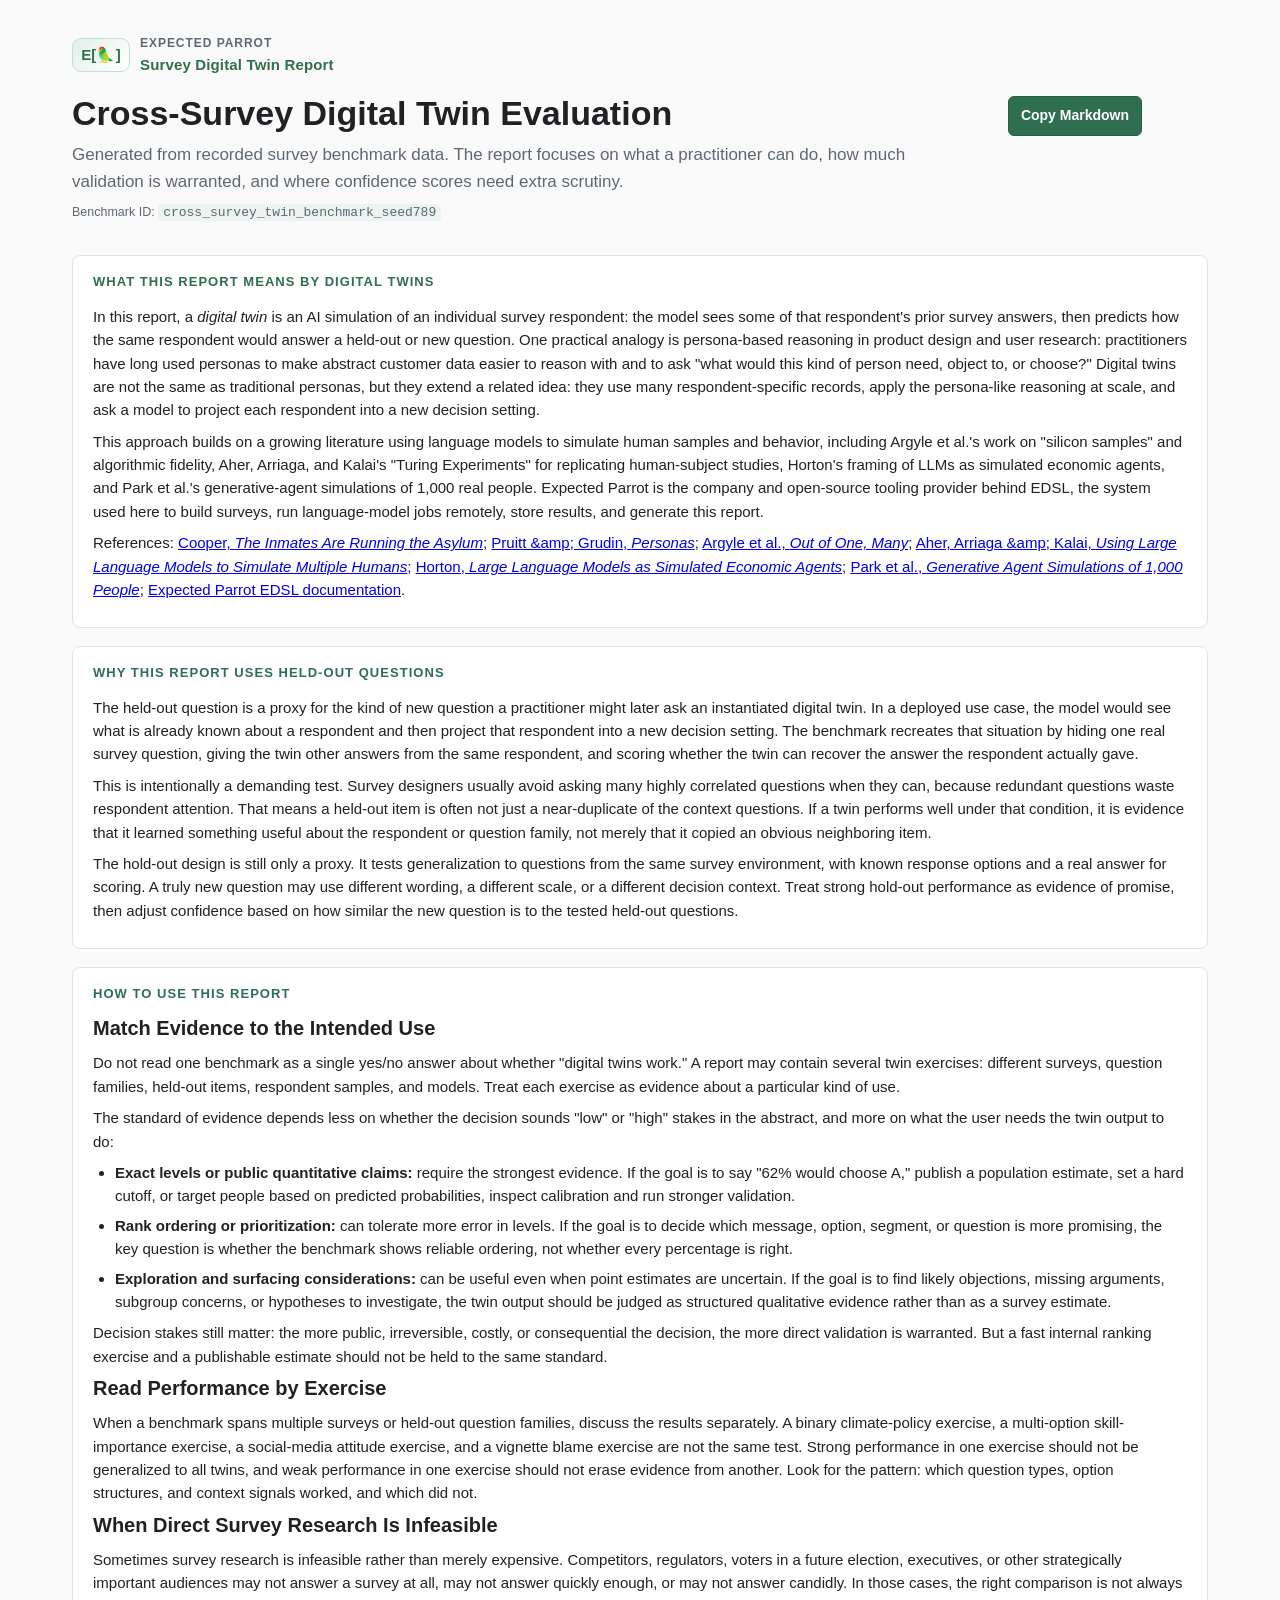
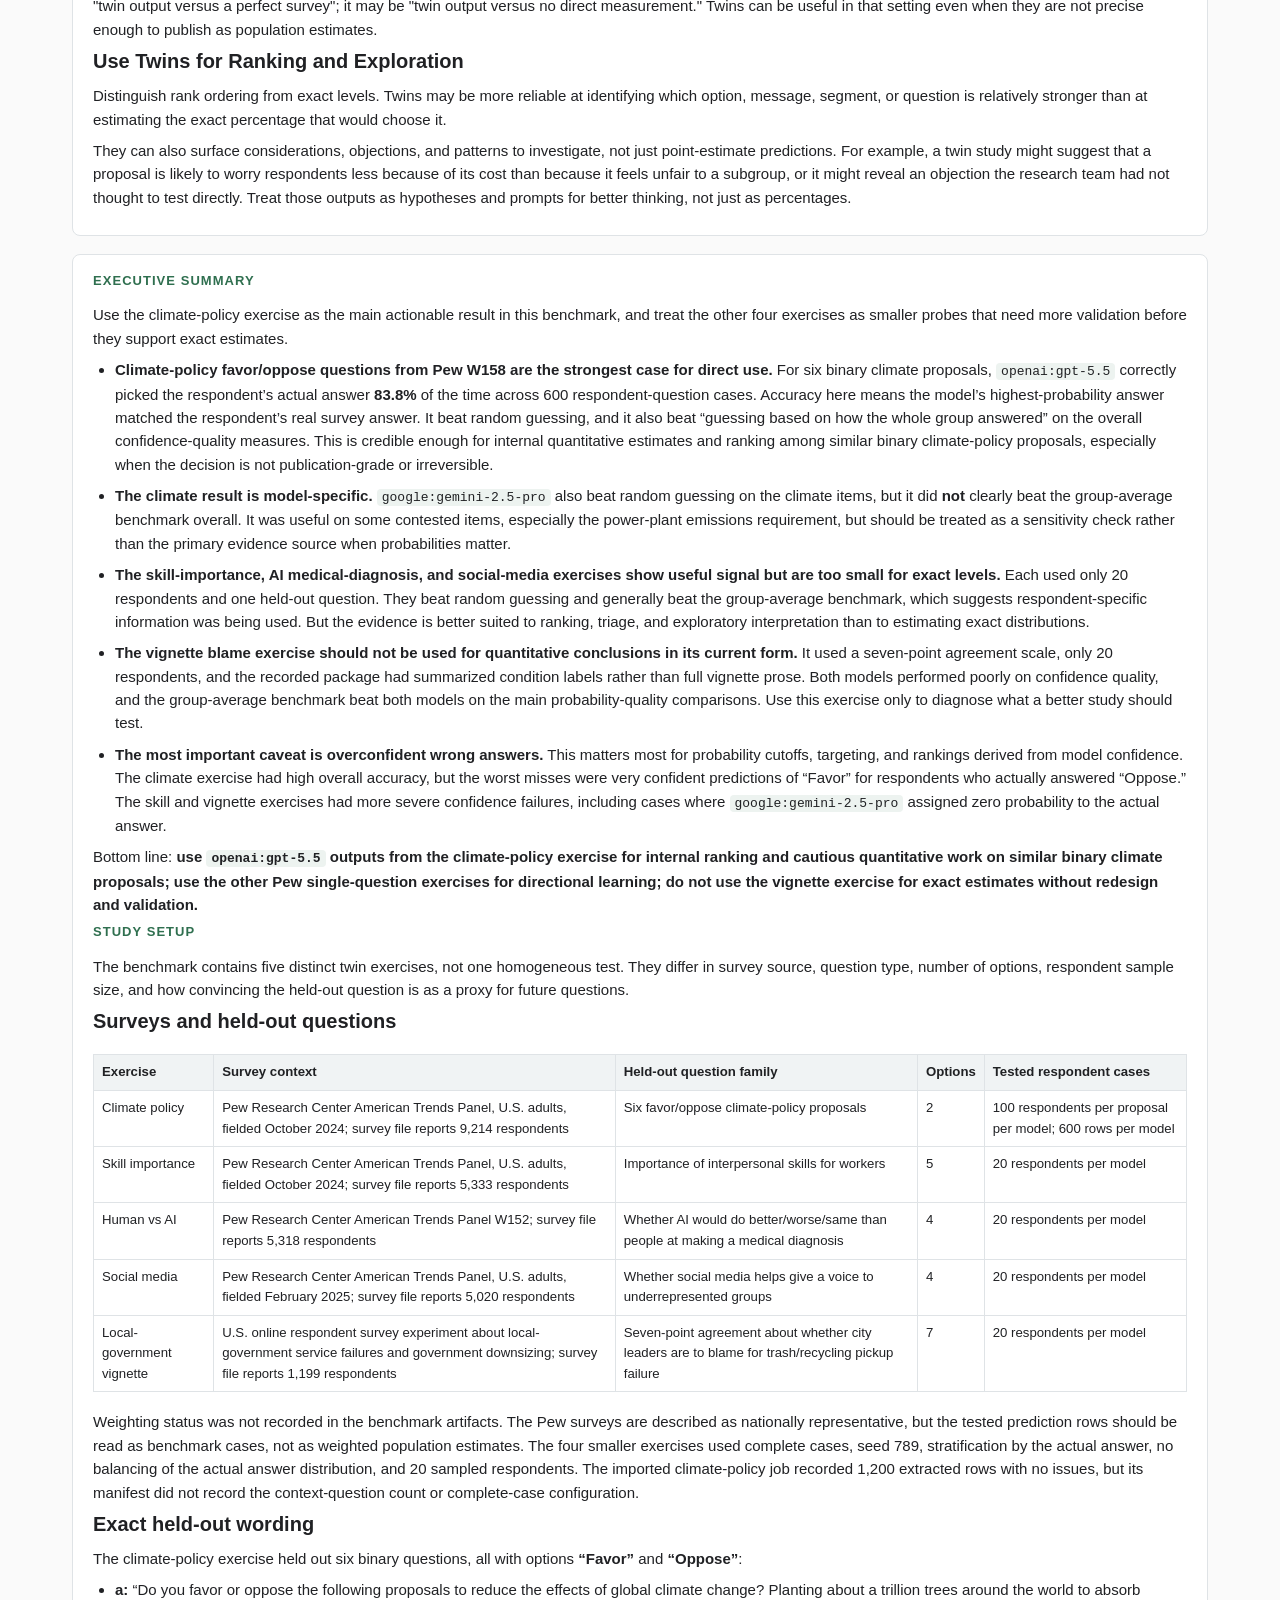
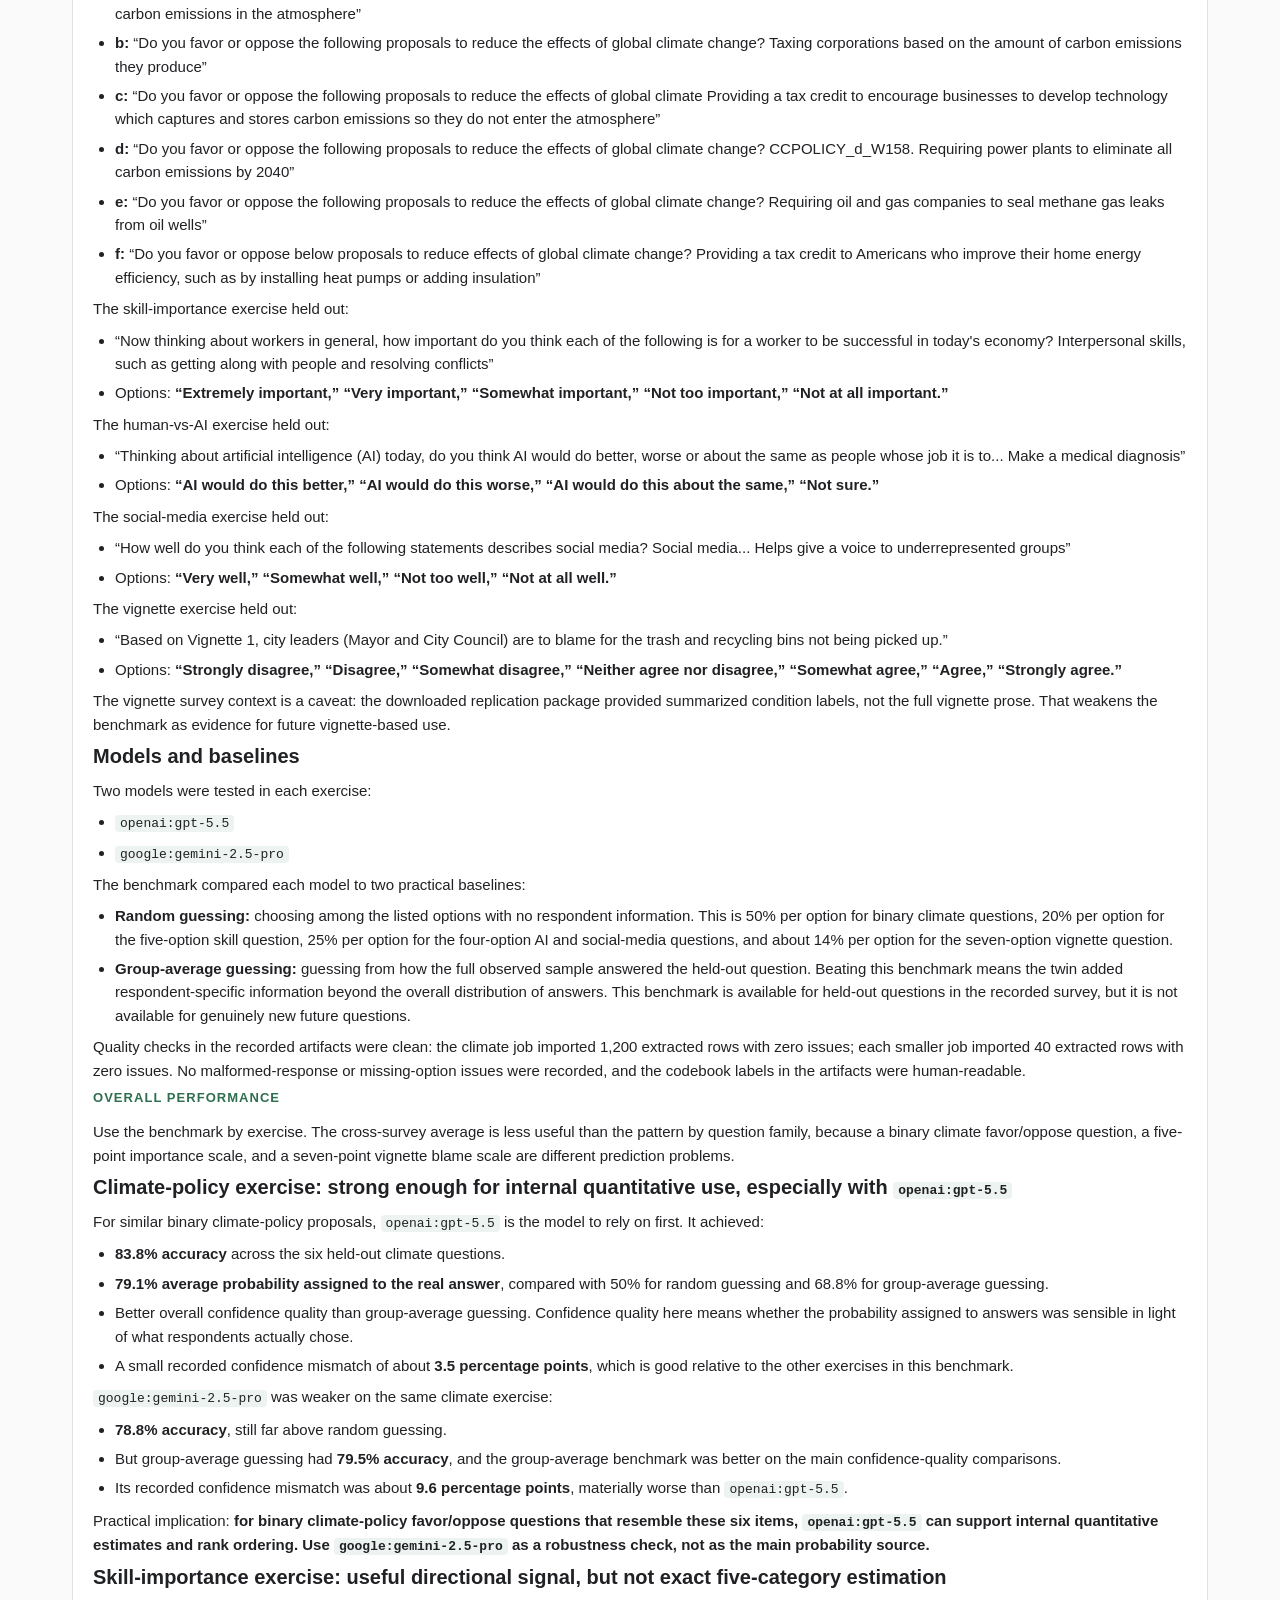
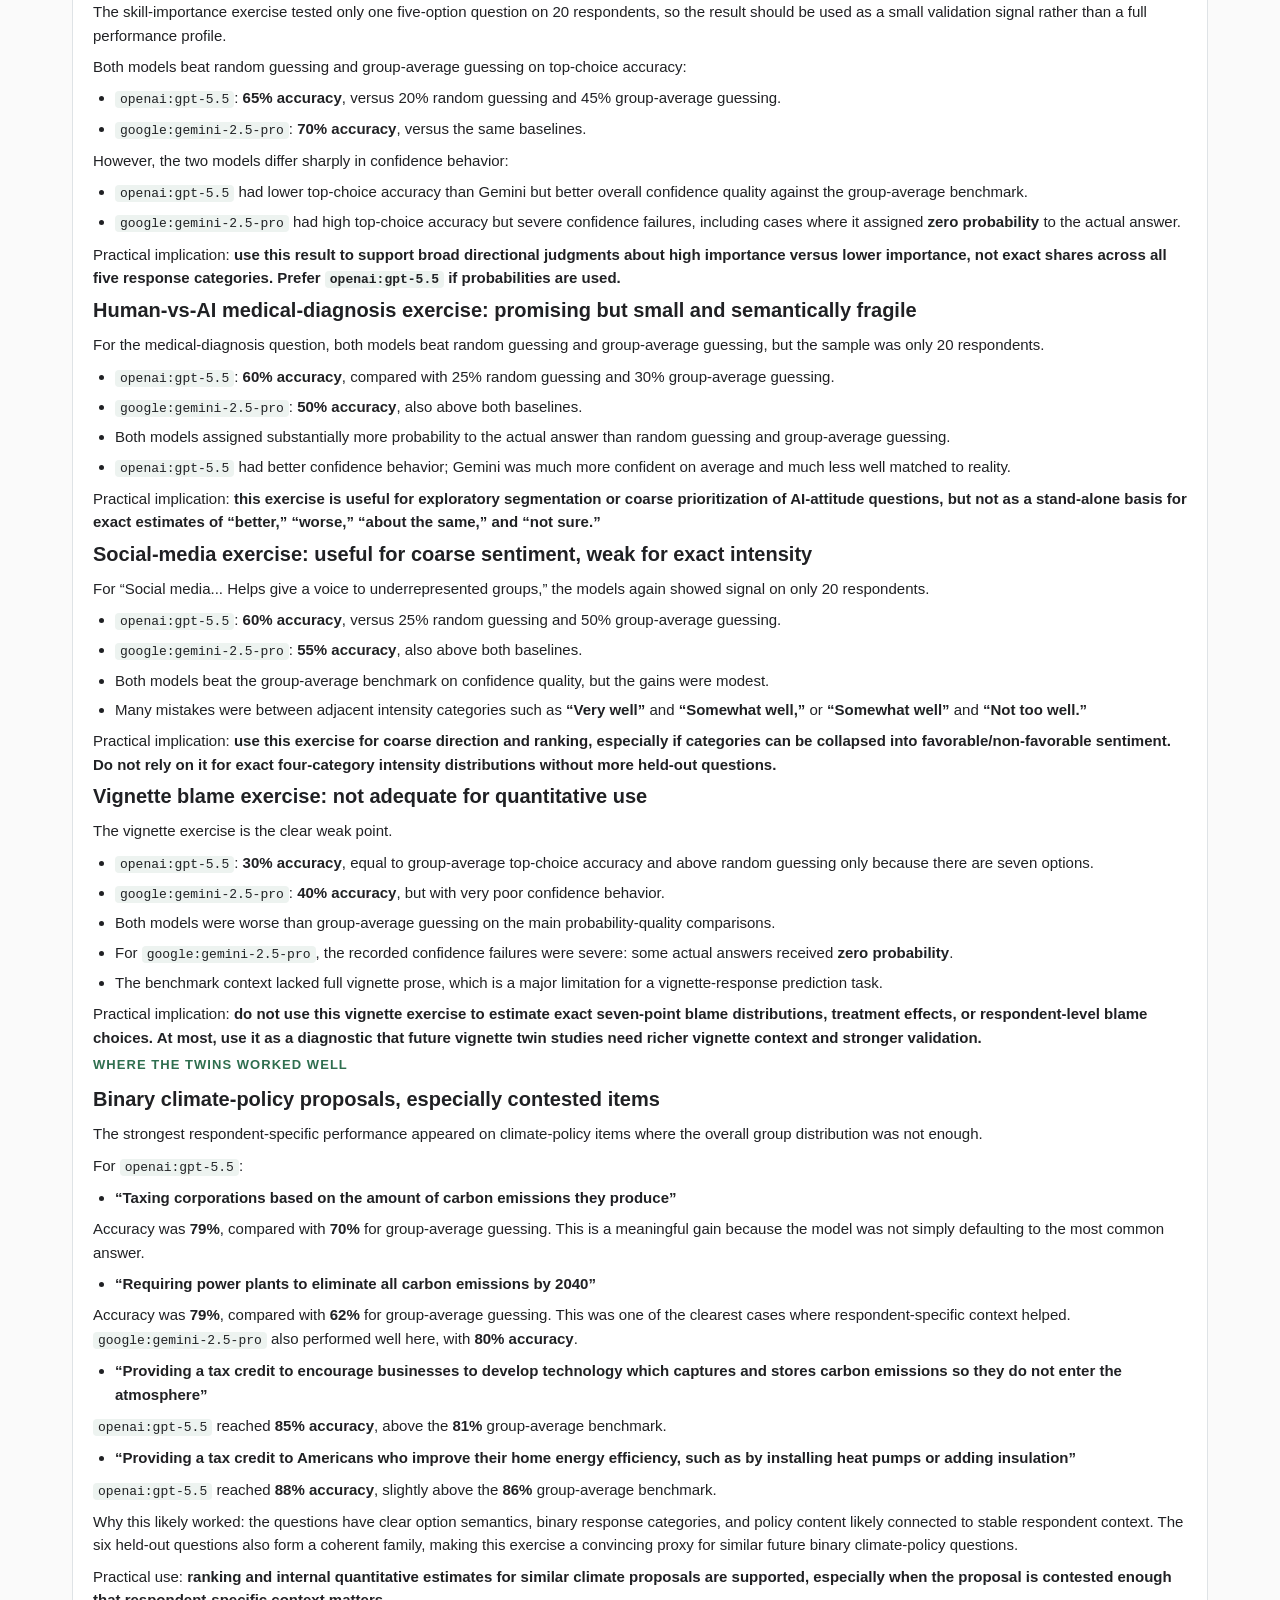
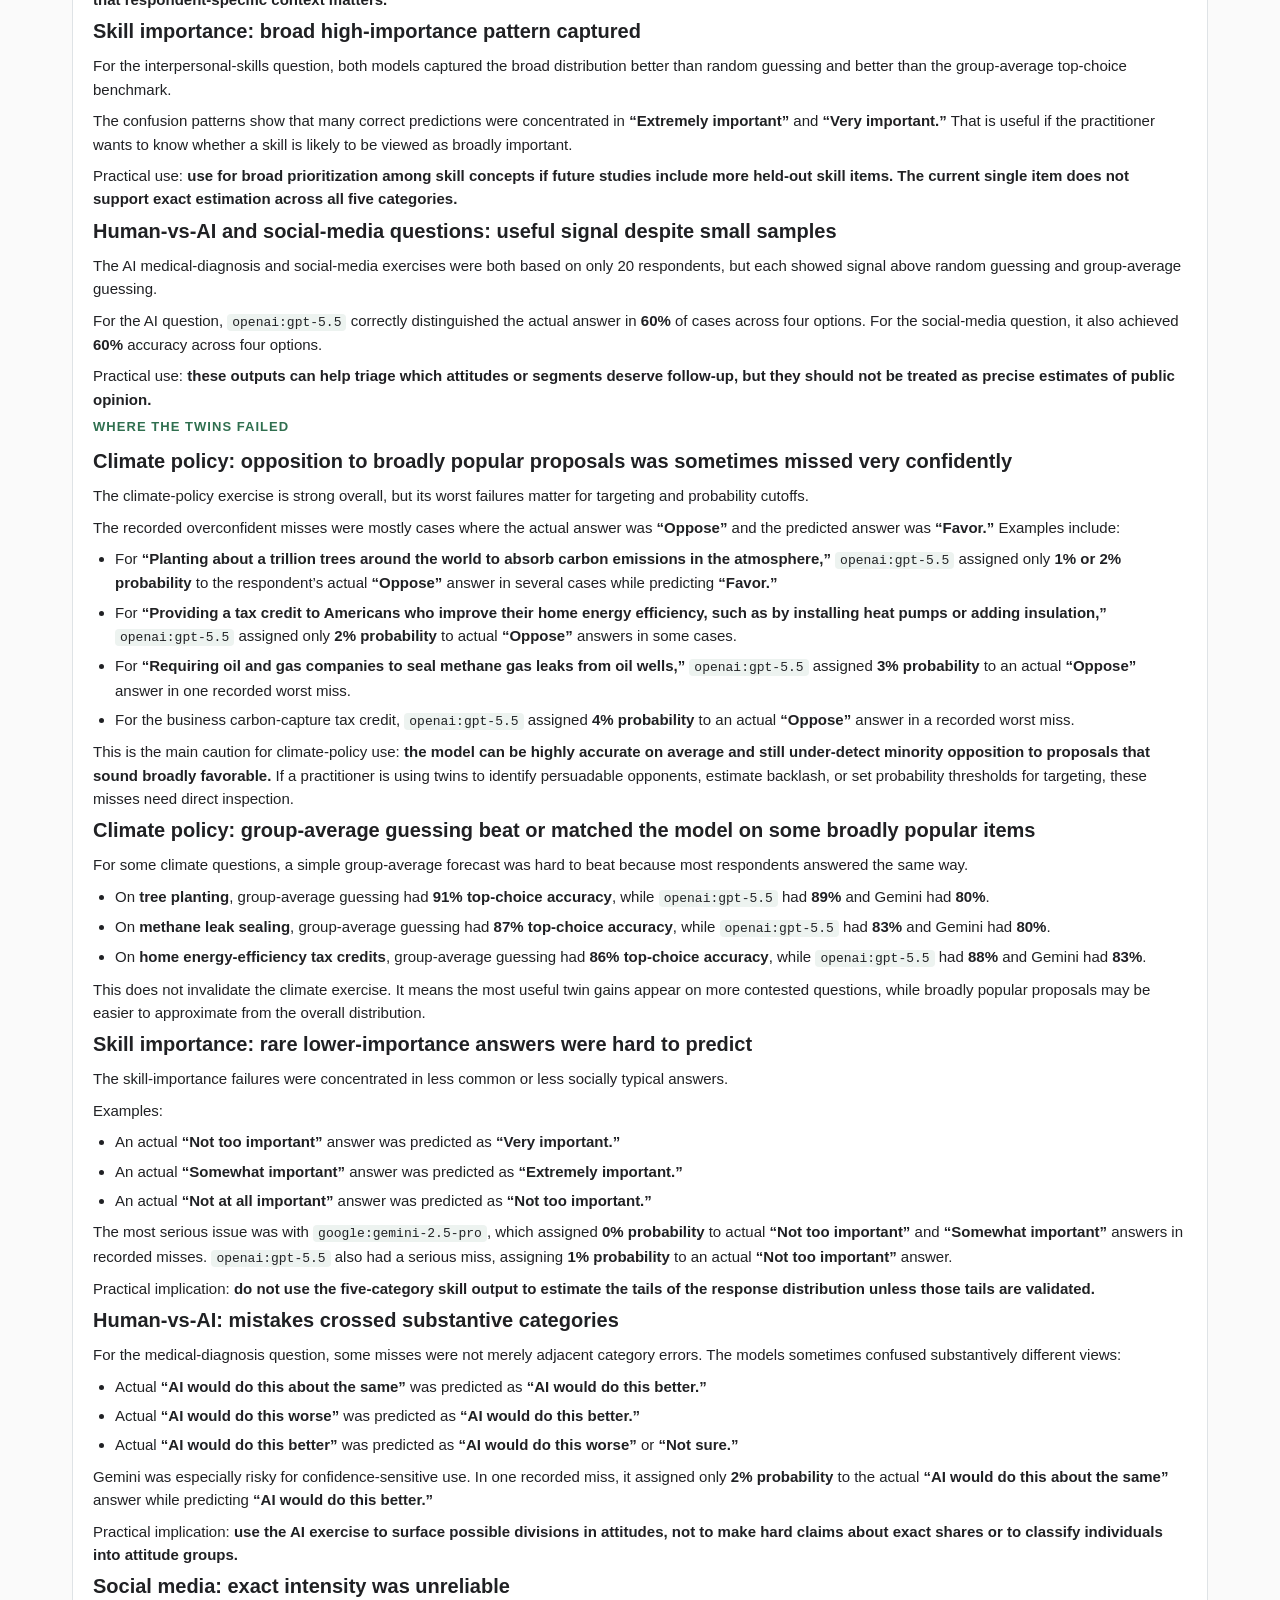
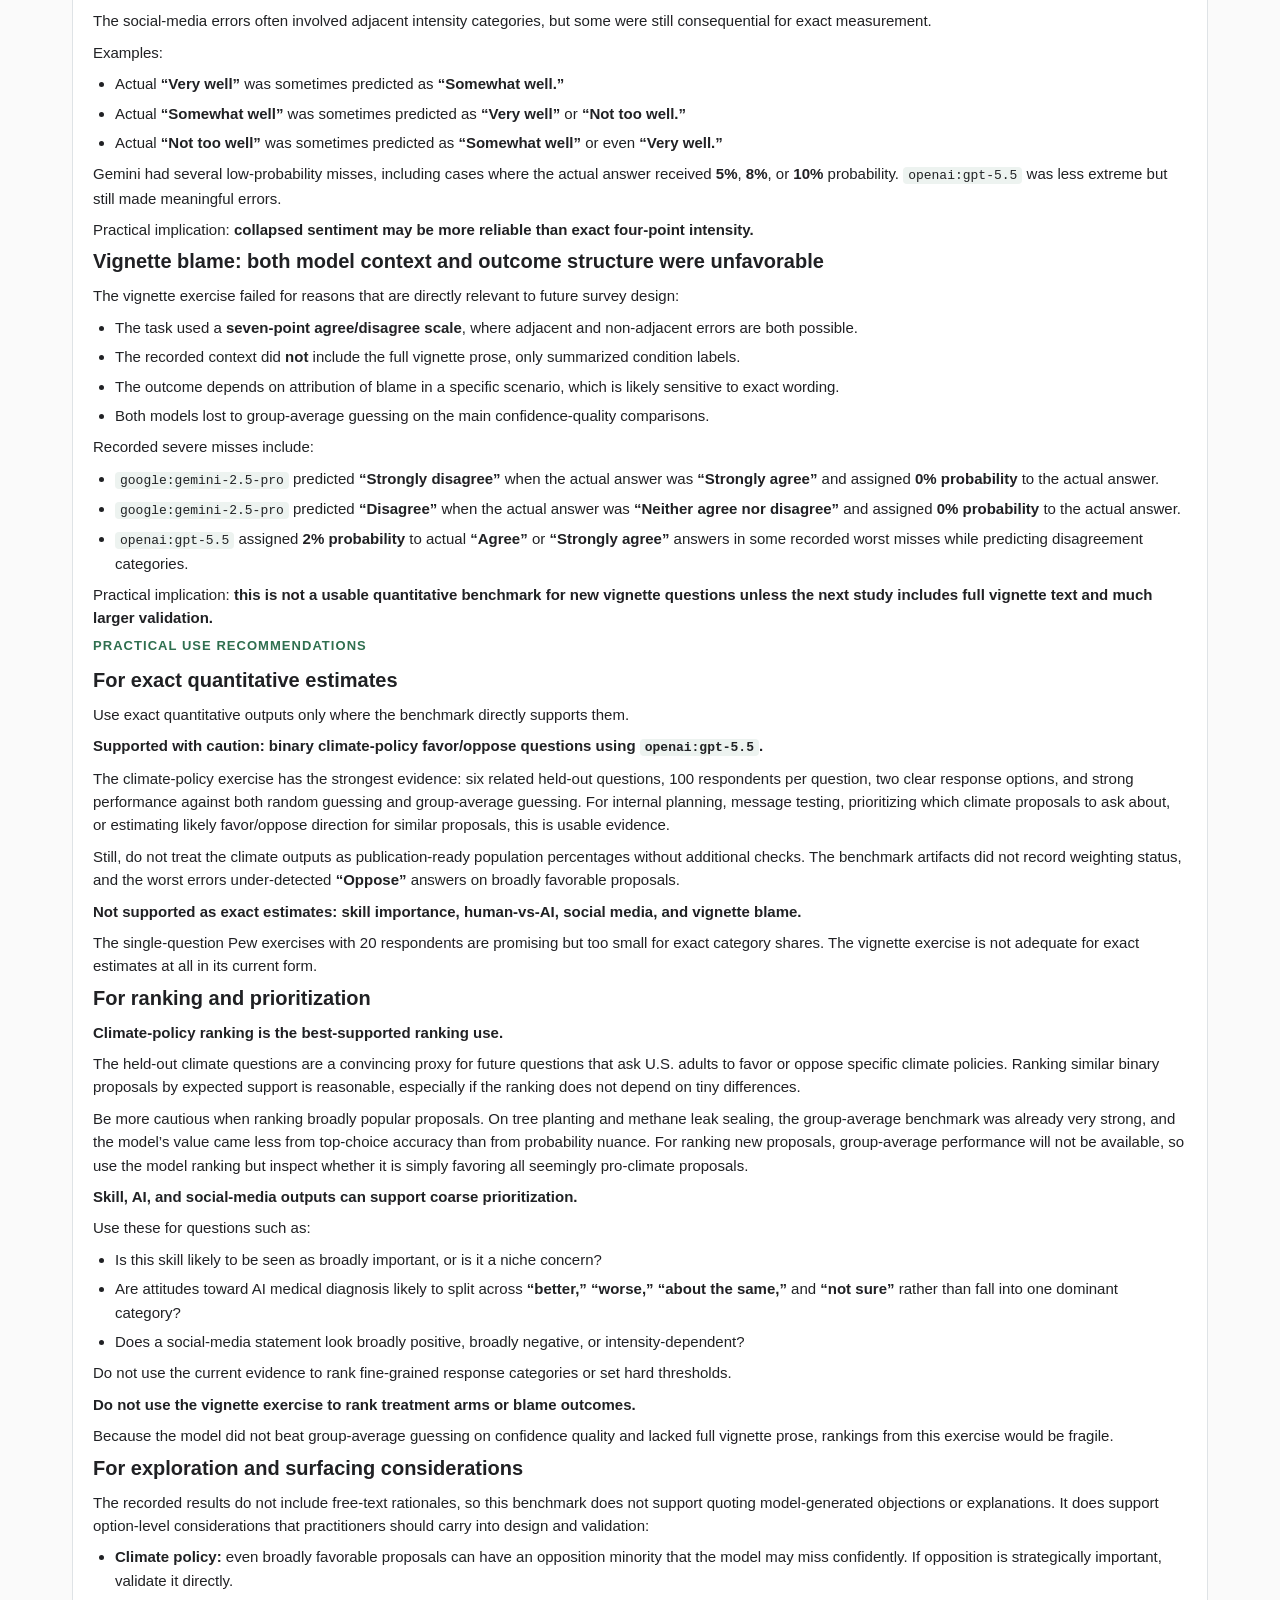
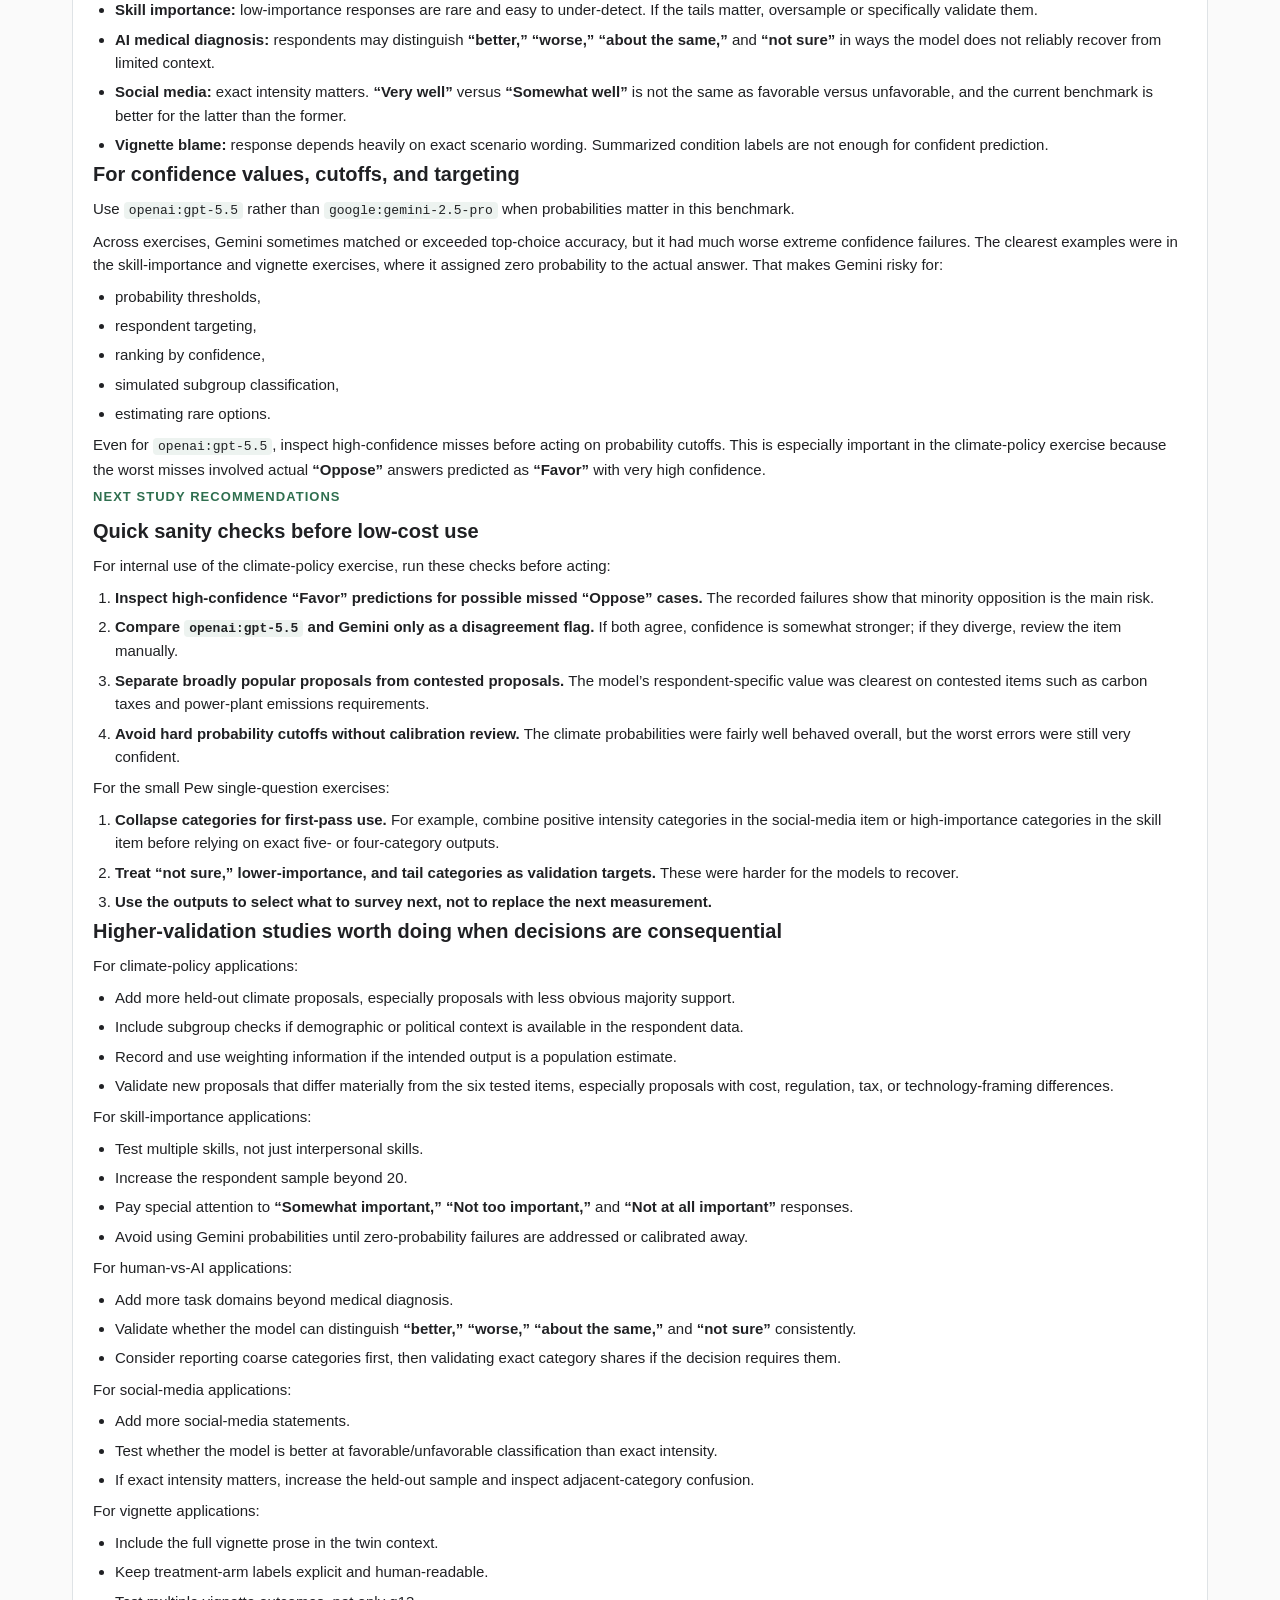
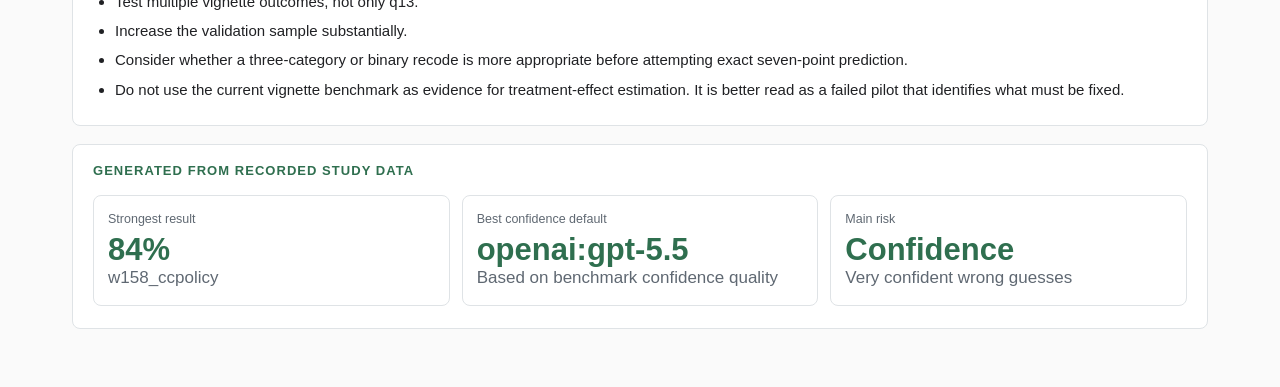
<file: examples/llm_survey_priors/sample_digital_twin_practitioner_report_usecase_first.html>
<!doctype html>
<html lang="en">
<head>
  <meta charset="utf-8">
  <meta name="viewport" content="width=device-width, initial-scale=1">
  <title>Cross-Survey Digital Twin Evaluation</title>
  <style>
    :root { --bg:#fafafa; --panel:#fff; --ink:#202124; --muted:#5f6872; --line:#dfe3e6; --accent:#2f6f4f; --accent-2:#34679a; --accent-soft:#edf3f0; --warn:#b36b18; --warn-soft:#f7eddf; --bad:#aa3a3a; --bad-soft:#f5e6e6; --soft:#f4f7f8; --mono:"SFMono-Regular",Consolas,Menlo,monospace; }
    * { box-sizing:border-box; }
    body { margin:0; background:var(--bg); color:var(--ink); font:15px/1.56 -apple-system,BlinkMacSystemFont,"Segoe UI",Roboto,Helvetica,Arial,sans-serif; }
    main { max-width:1180px; margin:0 auto; padding:34px 22px 80px; }
    header { margin-bottom:24px; }
    .header-row { display:flex; align-items:flex-start; justify-content:space-between; gap:16px; }
    .brand { display:flex; align-items:center; gap:10px; color:var(--accent); font-weight:760; letter-spacing:.01em; margin-bottom:18px; }
    .brand-mark { min-width:58px; height:34px; border-radius:9px; border:1px solid #c8ddd2; background:linear-gradient(135deg,#e3f0e8,#fff); display:grid; place-items:center; color:var(--accent); font-weight:800; padding:0 8px; }
    .brand-kicker { display:block; color:var(--muted); font-size:12px; font-weight:650; text-transform:uppercase; letter-spacing:.08em; }
    h1 { margin:0 0 10px; font-size:34px; line-height:1.12; letter-spacing:0; }
    h2 { margin:0 0 14px; font-size:13px; line-height:1.25; text-transform:uppercase; letter-spacing:.08em; color:var(--accent); }
    h3 { margin:0 0 10px; font-size:20px; line-height:1.25; letter-spacing:0; }
    p { margin:8px 0; }
    code { background:var(--accent-soft); border-radius:4px; padding:1px 5px; font-family:var(--mono); font-size:13px; }
    .subtle { color:var(--muted); max-width:900px; font-size:17px; }
    .detail { color:var(--muted); font-size:12.5px; margin-top:8px; }
    .section { background:var(--panel); border:1px solid var(--line); border-radius:8px; padding:18px 20px; margin:18px 0; }
    .explainer { background:#fff; }
    .grid { display:grid; grid-template-columns:repeat(3,minmax(0,1fr)); gap:12px; margin:16px 0 4px; }
    .metric { border:1px solid var(--line); border-radius:8px; padding:14px; background:#fff; }
    .metric .label { color:var(--muted); font-size:12.5px; margin-bottom:4px; }
    .metric .value { font-size:31px; line-height:1; font-weight:760; color:var(--accent); }
    .callout { border-radius:7px; padding:14px 16px; margin:14px 0; border:1px solid var(--line); }
    .callout.good { background:var(--accent-soft); border-color:#c8ddd2; }
    .callout.warn { background:var(--warn-soft); border-color:#ead4b6; }
    .callout.bad { background:var(--bad-soft); border-color:#e0bbbb; }
    table { width:100%; border-collapse:collapse; margin:10px 0; font-size:13.2px; }
    th, td { border:1px solid var(--line); padding:7px 8px; text-align:left; vertical-align:top; }
    th { color:var(--ink); font-weight:700; background:#f0f3f4; }
    .table-wrap { overflow-x:auto; }
    .num { text-align:right; font-family:var(--mono); font-variant-numeric:tabular-nums; }
    ul, ol { margin:8px 0 0 22px; padding:0; }
    li { margin:6px 0; }
    .two-col { display:grid; grid-template-columns:repeat(2,minmax(0,1fr)); gap:16px; }
    .copy-control { display:flex; align-items:center; flex:0 0 auto; gap:10px; margin-top:2px; }
    button { appearance:none; background:var(--accent); border:1px solid #245d42; border-radius:6px; color:#fff; cursor:pointer; font:inherit; font-size:14px; font-weight:700; padding:8px 12px; }
    button:focus { outline:3px solid #c8ddd2; outline-offset:2px; }
    button:hover { background:#285f45; }
    .copy-status { color:var(--muted); font-size:13px; min-width:56px; }
    @media (max-width:850px) { main { padding:24px 14px 48px; } .grid,.two-col { grid-template-columns:1fr; } .header-row { display:block; } .copy-control { margin-top:14px; } table { display:block; overflow-x:auto; } }
  </style>
</head>
<body>
  <main>
    <header>
      <div class="brand" aria-label="Expected Parrot">
        <div class="brand-mark" aria-hidden="true">E[🦜]</div>
        <div><span class="brand-kicker">Expected Parrot</span>Survey Digital Twin Report</div>
      </div>
      <div class="header-row">
        <div>
          <h1>Cross-Survey Digital Twin Evaluation</h1>
          <p class="subtle">Generated from recorded survey benchmark data. The report focuses on what a practitioner can do, how much validation is warranted, and where confidence scores need extra scrutiny.</p>
          <p class="detail">Benchmark ID: <code>cross_survey_twin_benchmark_seed789</code></p>
        </div>
        <div class="copy-control"><button type="button" id="copy-markdown">Copy Markdown</button><span class="copy-status" id="copy-status" aria-live="polite"></span></div>
      </div>
    </header>
    <section class="section explainer">
      <h2>What This Report Means by Digital Twins</h2>
<p>In this report, a <em>digital twin</em> is an AI simulation of an individual survey respondent: the model sees some of that respondent&#x27;s prior survey answers, then predicts how the same respondent would answer a held-out or new question. One practical analogy is persona-based reasoning in product design and user research: practitioners have long used personas to make abstract customer data easier to reason with and to ask &quot;what would this kind of person need, object to, or choose?&quot; Digital twins are not the same as traditional personas, but they extend a related idea: they use many respondent-specific records, apply the persona-like reasoning at scale, and ask a model to project each respondent into a new decision setting.</p>
<p>This approach builds on a growing literature using language models to simulate human samples and behavior, including Argyle et al.&#x27;s work on &quot;silicon samples&quot; and algorithmic fidelity, Aher, Arriaga, and Kalai&#x27;s &quot;Turing Experiments&quot; for replicating human-subject studies, Horton&#x27;s framing of LLMs as simulated economic agents, and Park et al.&#x27;s generative-agent simulations of 1,000 real people. Expected Parrot is the company and open-source tooling provider behind EDSL, the system used here to build surveys, run language-model jobs remotely, store results, and generate this report.</p>
<p>References: <a href="https://en.wikipedia.org/wiki/Alan_Cooper_%28software_designer%29">Cooper, <em>The Inmates Are Running the Asylum</em></a>; <a href="https://en.wikipedia.org/wiki/Persona_%28user_experience%29">Pruitt &amp;amp; Grudin, <em>Personas</em></a>; <a href="https://arxiv.org/abs/2209.06899">Argyle et al., <em>Out of One, Many</em></a>; <a href="https://arxiv.org/abs/2208.10264">Aher, Arriaga &amp;amp; Kalai, <em>Using Large Language Models to Simulate Multiple Humans</em></a>; <a href="https://arxiv.org/abs/2301.07543">Horton, <em>Large Language Models as Simulated Economic Agents</em></a>; <a href="https://arxiv.org/abs/2411.10109">Park et al., <em>Generative Agent Simulations of 1,000 People</em></a>; <a href="https://docs.expectedparrot.com/en/latest">Expected Parrot EDSL documentation</a>.</p>
    </section>
    <section class="section explainer">
      <h2>Why This Report Uses Held-Out Questions</h2>
<p>The held-out question is a proxy for the kind of new question a practitioner might later ask an instantiated digital twin. In a deployed use case, the model would see what is already known about a respondent and then project that respondent into a new decision setting. The benchmark recreates that situation by hiding one real survey question, giving the twin other answers from the same respondent, and scoring whether the twin can recover the answer the respondent actually gave.</p>
<p>This is intentionally a demanding test. Survey designers usually avoid asking many highly correlated questions when they can, because redundant questions waste respondent attention. That means a held-out item is often not just a near-duplicate of the context questions. If a twin performs well under that condition, it is evidence that it learned something useful about the respondent or question family, not merely that it copied an obvious neighboring item.</p>
<p>The hold-out design is still only a proxy. It tests generalization to questions from the same survey environment, with known response options and a real answer for scoring. A truly new question may use different wording, a different scale, or a different decision context. Treat strong hold-out performance as evidence of promise, then adjust confidence based on how similar the new question is to the tested held-out questions.</p>
    </section>
    <section class="section explainer">
      <h2>How to Use This Report</h2>
<h3>Match Evidence to the Intended Use</h3>
<p>Do not read one benchmark as a single yes/no answer about whether &quot;digital twins work.&quot; A report may contain several twin exercises: different surveys, question families, held-out items, respondent samples, and models. Treat each exercise as evidence about a particular kind of use.</p>
<p>The standard of evidence depends less on whether the decision sounds &quot;low&quot; or &quot;high&quot; stakes in the abstract, and more on what the user needs the twin output to do:</p>
<ul><li><strong>Exact levels or public quantitative claims:</strong> require the strongest evidence. If the goal is to say &quot;62% would choose A,&quot; publish a population estimate, set a hard cutoff, or target people based on predicted probabilities, inspect calibration and run stronger validation.</li><li><strong>Rank ordering or prioritization:</strong> can tolerate more error in levels. If the goal is to decide which message, option, segment, or question is more promising, the key question is whether the benchmark shows reliable ordering, not whether every percentage is right.</li><li><strong>Exploration and surfacing considerations:</strong> can be useful even when point estimates are uncertain. If the goal is to find likely objections, missing arguments, subgroup concerns, or hypotheses to investigate, the twin output should be judged as structured qualitative evidence rather than as a survey estimate.</li></ul>
<p>Decision stakes still matter: the more public, irreversible, costly, or consequential the decision, the more direct validation is warranted. But a fast internal ranking exercise and a publishable estimate should not be held to the same standard.</p>
<h3>Read Performance by Exercise</h3>
<p>When a benchmark spans multiple surveys or held-out question families, discuss the results separately. A binary climate-policy exercise, a multi-option skill-importance exercise, a social-media attitude exercise, and a vignette blame exercise are not the same test. Strong performance in one exercise should not be generalized to all twins, and weak performance in one exercise should not erase evidence from another. Look for the pattern: which question types, option structures, and context signals worked, and which did not.</p>
<h3>When Direct Survey Research Is Infeasible</h3>
<p>Sometimes survey research is infeasible rather than merely expensive. Competitors, regulators, voters in a future election, executives, or other strategically important audiences may not answer a survey at all, may not answer quickly enough, or may not answer candidly. In those cases, the right comparison is not always &quot;twin output versus a perfect survey&quot;; it may be &quot;twin output versus no direct measurement.&quot; Twins can be useful in that setting even when they are not precise enough to publish as population estimates.</p>
<h3>Use Twins for Ranking and Exploration</h3>
<p>Distinguish rank ordering from exact levels. Twins may be more reliable at identifying which option, message, segment, or question is relatively stronger than at estimating the exact percentage that would choose it.</p>
<p>They can also surface considerations, objections, and patterns to investigate, not just point-estimate predictions. For example, a twin study might suggest that a proposal is likely to worry respondents less because of its cost than because it feels unfair to a subgroup, or it might reveal an objection the research team had not thought to test directly. Treat those outputs as hypotheses and prompts for better thinking, not just as percentages.</p>
    </section>
    <section class="section">
      <h2>Executive summary</h2>
<p>Use the climate-policy exercise as the main actionable result in this benchmark, and treat the other four exercises as smaller probes that need more validation before they support exact estimates.</p>
<ul><li><strong>Climate-policy favor/oppose questions from Pew W158 are the strongest case for direct use.</strong> For six binary climate proposals, <code>openai:gpt-5.5</code> correctly picked the respondent’s actual answer <strong>83.8%</strong> of the time across 600 respondent-question cases. Accuracy here means the model’s highest-probability answer matched the respondent’s real survey answer. It beat random guessing, and it also beat “guessing based on how the whole group answered” on the overall confidence-quality measures. This is credible enough for internal quantitative estimates and ranking among similar binary climate-policy proposals, especially when the decision is not publication-grade or irreversible.</li></ul>
<ul><li><strong>The climate result is model-specific.</strong> <code>google:gemini-2.5-pro</code> also beat random guessing on the climate items, but it did <strong>not</strong> clearly beat the group-average benchmark overall. It was useful on some contested items, especially the power-plant emissions requirement, but should be treated as a sensitivity check rather than the primary evidence source when probabilities matter.</li></ul>
<ul><li><strong>The skill-importance, AI medical-diagnosis, and social-media exercises show useful signal but are too small for exact levels.</strong> Each used only 20 respondents and one held-out question. They beat random guessing and generally beat the group-average benchmark, which suggests respondent-specific information was being used. But the evidence is better suited to ranking, triage, and exploratory interpretation than to estimating exact distributions.</li></ul>
<ul><li><strong>The vignette blame exercise should not be used for quantitative conclusions in its current form.</strong> It used a seven-point agreement scale, only 20 respondents, and the recorded package had summarized condition labels rather than full vignette prose. Both models performed poorly on confidence quality, and the group-average benchmark beat both models on the main probability-quality comparisons. Use this exercise only to diagnose what a better study should test.</li></ul>
<ul><li><strong>The most important caveat is overconfident wrong answers.</strong> This matters most for probability cutoffs, targeting, and rankings derived from model confidence. The climate exercise had high overall accuracy, but the worst misses were very confident predictions of “Favor” for respondents who actually answered “Oppose.” The skill and vignette exercises had more severe confidence failures, including cases where <code>google:gemini-2.5-pro</code> assigned zero probability to the actual answer.</li></ul>
<p>Bottom line: <strong>use <code>openai:gpt-5.5</code> outputs from the climate-policy exercise for internal ranking and cautious quantitative work on similar binary climate proposals; use the other Pew single-question exercises for directional learning; do not use the vignette exercise for exact estimates without redesign and validation.</strong></p>
<h2>Study setup</h2>
<p>The benchmark contains five distinct twin exercises, not one homogeneous test. They differ in survey source, question type, number of options, respondent sample size, and how convincing the held-out question is as a proxy for future questions.</p>
<h3>Surveys and held-out questions</h3>
<div class="table-wrap"><table><thead><tr><th>Exercise</th><th>Survey context</th><th>Held-out question family</th><th>Options</th><th>Tested respondent cases</th></tr></thead><tbody><tr><td>Climate policy</td><td>Pew Research Center American Trends Panel, U.S. adults, fielded October 2024; survey file reports 9,214 respondents</td><td>Six favor/oppose climate-policy proposals</td><td>2</td><td>100 respondents per proposal per model; 600 rows per model</td></tr><tr><td>Skill importance</td><td>Pew Research Center American Trends Panel, U.S. adults, fielded October 2024; survey file reports 5,333 respondents</td><td>Importance of interpersonal skills for workers</td><td>5</td><td>20 respondents per model</td></tr><tr><td>Human vs AI</td><td>Pew Research Center American Trends Panel W152; survey file reports 5,318 respondents</td><td>Whether AI would do better/worse/same than people at making a medical diagnosis</td><td>4</td><td>20 respondents per model</td></tr><tr><td>Social media</td><td>Pew Research Center American Trends Panel, U.S. adults, fielded February 2025; survey file reports 5,020 respondents</td><td>Whether social media helps give a voice to underrepresented groups</td><td>4</td><td>20 respondents per model</td></tr><tr><td>Local-government vignette</td><td>U.S. online respondent survey experiment about local-government service failures and government downsizing; survey file reports 1,199 respondents</td><td>Seven-point agreement about whether city leaders are to blame for trash/recycling pickup failure</td><td>7</td><td>20 respondents per model</td></tr></tbody></table></div>
<p>Weighting status was not recorded in the benchmark artifacts. The Pew surveys are described as nationally representative, but the tested prediction rows should be read as benchmark cases, not as weighted population estimates. The four smaller exercises used complete cases, seed 789, stratification by the actual answer, no balancing of the actual answer distribution, and 20 sampled respondents. The imported climate-policy job recorded 1,200 extracted rows with no issues, but its manifest did not record the context-question count or complete-case configuration.</p>
<h3>Exact held-out wording</h3>
<p>The climate-policy exercise held out six binary questions, all with options <strong>“Favor”</strong> and <strong>“Oppose”</strong>:</p>
<ul><li><strong>a:</strong> “Do you favor or oppose the following proposals to reduce the effects of global climate change? Planting about a trillion trees around the world to absorb carbon emissions in the atmosphere”</li><li><strong>b:</strong> “Do you favor or oppose the following proposals to reduce the effects of global climate change? Taxing corporations based on the amount of carbon emissions they produce”</li><li><strong>c:</strong> “Do you favor or oppose the following proposals to reduce the effects of global climate Providing a tax credit to encourage businesses to develop technology which captures and stores carbon emissions so they do not enter the atmosphere”</li><li><strong>d:</strong> “Do you favor or oppose the following proposals to reduce the effects of global climate change? CCPOLICY_d_W158. Requiring power plants to eliminate all carbon emissions by 2040”</li><li><strong>e:</strong> “Do you favor or oppose the following proposals to reduce the effects of global climate change? Requiring oil and gas companies to seal methane gas leaks from oil wells”</li><li><strong>f:</strong> “Do you favor or oppose below proposals to reduce effects of global climate change? Providing a tax credit to Americans who improve their home energy efficiency, such as by installing heat pumps or adding insulation”</li></ul>
<p>The skill-importance exercise held out:</p>
<ul><li>“Now thinking about workers in general, how important do you think each of the following is for a worker to be successful in today&#x27;s economy? Interpersonal skills, such as getting along with people and resolving conflicts”</li><li>Options: <strong>“Extremely important,” “Very important,” “Somewhat important,” “Not too important,” “Not at all important.”</strong></li></ul>
<p>The human-vs-AI exercise held out:</p>
<ul><li>“Thinking about artificial intelligence (AI) today, do you think AI would do better, worse or about the same as people whose job it is to... Make a medical diagnosis”</li><li>Options: <strong>“AI would do this better,” “AI would do this worse,” “AI would do this about the same,” “Not sure.”</strong></li></ul>
<p>The social-media exercise held out:</p>
<ul><li>“How well do you think each of the following statements describes social media? Social media... Helps give a voice to underrepresented groups”</li><li>Options: <strong>“Very well,” “Somewhat well,” “Not too well,” “Not at all well.”</strong></li></ul>
<p>The vignette exercise held out:</p>
<ul><li>“Based on Vignette 1, city leaders (Mayor and City Council) are to blame for the trash and recycling bins not being picked up.”</li><li>Options: <strong>“Strongly disagree,” “Disagree,” “Somewhat disagree,” “Neither agree nor disagree,” “Somewhat agree,” “Agree,” “Strongly agree.”</strong></li></ul>
<p>The vignette survey context is a caveat: the downloaded replication package provided summarized condition labels, not the full vignette prose. That weakens the benchmark as evidence for future vignette-based use.</p>
<h3>Models and baselines</h3>
<p>Two models were tested in each exercise:</p>
<ul><li><code>openai:gpt-5.5</code></li><li><code>google:gemini-2.5-pro</code></li></ul>
<p>The benchmark compared each model to two practical baselines:</p>
<ul><li><strong>Random guessing:</strong> choosing among the listed options with no respondent information. This is 50% per option for binary climate questions, 20% per option for the five-option skill question, 25% per option for the four-option AI and social-media questions, and about 14% per option for the seven-option vignette question.</li><li><strong>Group-average guessing:</strong> guessing from how the full observed sample answered the held-out question. Beating this benchmark means the twin added respondent-specific information beyond the overall distribution of answers. This benchmark is available for held-out questions in the recorded survey, but it is not available for genuinely new future questions.</li></ul>
<p>Quality checks in the recorded artifacts were clean: the climate job imported 1,200 extracted rows with zero issues; each smaller job imported 40 extracted rows with zero issues. No malformed-response or missing-option issues were recorded, and the codebook labels in the artifacts were human-readable.</p>
<h2>Overall performance</h2>
<p>Use the benchmark by exercise. The cross-survey average is less useful than the pattern by question family, because a binary climate favor/oppose question, a five-point importance scale, and a seven-point vignette blame scale are different prediction problems.</p>
<h3>Climate-policy exercise: strong enough for internal quantitative use, especially with <code>openai:gpt-5.5</code></h3>
<p>For similar binary climate-policy proposals, <code>openai:gpt-5.5</code> is the model to rely on first. It achieved:</p>
<ul><li><strong>83.8% accuracy</strong> across the six held-out climate questions.</li><li><strong>79.1% average probability assigned to the real answer</strong>, compared with 50% for random guessing and 68.8% for group-average guessing.</li><li>Better overall confidence quality than group-average guessing. Confidence quality here means whether the probability assigned to answers was sensible in light of what respondents actually chose.</li><li>A small recorded confidence mismatch of about <strong>3.5 percentage points</strong>, which is good relative to the other exercises in this benchmark.</li></ul>
<p><code>google:gemini-2.5-pro</code> was weaker on the same climate exercise:</p>
<ul><li><strong>78.8% accuracy</strong>, still far above random guessing.</li><li>But group-average guessing had <strong>79.5% accuracy</strong>, and the group-average benchmark was better on the main confidence-quality comparisons.</li><li>Its recorded confidence mismatch was about <strong>9.6 percentage points</strong>, materially worse than <code>openai:gpt-5.5</code>.</li></ul>
<p>Practical implication: <strong>for binary climate-policy favor/oppose questions that resemble these six items, <code>openai:gpt-5.5</code> can support internal quantitative estimates and rank ordering. Use <code>google:gemini-2.5-pro</code> as a robustness check, not as the main probability source.</strong></p>
<h3>Skill-importance exercise: useful directional signal, but not exact five-category estimation</h3>
<p>The skill-importance exercise tested only one five-option question on 20 respondents, so the result should be used as a small validation signal rather than a full performance profile.</p>
<p>Both models beat random guessing and group-average guessing on top-choice accuracy:</p>
<ul><li><code>openai:gpt-5.5</code>: <strong>65% accuracy</strong>, versus 20% random guessing and 45% group-average guessing.</li><li><code>google:gemini-2.5-pro</code>: <strong>70% accuracy</strong>, versus the same baselines.</li></ul>
<p>However, the two models differ sharply in confidence behavior:</p>
<ul><li><code>openai:gpt-5.5</code> had lower top-choice accuracy than Gemini but better overall confidence quality against the group-average benchmark.</li><li><code>google:gemini-2.5-pro</code> had high top-choice accuracy but severe confidence failures, including cases where it assigned <strong>zero probability</strong> to the actual answer.</li></ul>
<p>Practical implication: <strong>use this result to support broad directional judgments about high importance versus lower importance, not exact shares across all five response categories. Prefer <code>openai:gpt-5.5</code> if probabilities are used.</strong></p>
<h3>Human-vs-AI medical-diagnosis exercise: promising but small and semantically fragile</h3>
<p>For the medical-diagnosis question, both models beat random guessing and group-average guessing, but the sample was only 20 respondents.</p>
<ul><li><code>openai:gpt-5.5</code>: <strong>60% accuracy</strong>, compared with 25% random guessing and 30% group-average guessing.</li><li><code>google:gemini-2.5-pro</code>: <strong>50% accuracy</strong>, also above both baselines.</li><li>Both models assigned substantially more probability to the actual answer than random guessing and group-average guessing.</li><li><code>openai:gpt-5.5</code> had better confidence behavior; Gemini was much more confident on average and much less well matched to reality.</li></ul>
<p>Practical implication: <strong>this exercise is useful for exploratory segmentation or coarse prioritization of AI-attitude questions, but not as a stand-alone basis for exact estimates of “better,” “worse,” “about the same,” and “not sure.”</strong></p>
<h3>Social-media exercise: useful for coarse sentiment, weak for exact intensity</h3>
<p>For “Social media... Helps give a voice to underrepresented groups,” the models again showed signal on only 20 respondents.</p>
<ul><li><code>openai:gpt-5.5</code>: <strong>60% accuracy</strong>, versus 25% random guessing and 50% group-average guessing.</li><li><code>google:gemini-2.5-pro</code>: <strong>55% accuracy</strong>, also above both baselines.</li><li>Both models beat the group-average benchmark on confidence quality, but the gains were modest.</li><li>Many mistakes were between adjacent intensity categories such as <strong>“Very well”</strong> and <strong>“Somewhat well,”</strong> or <strong>“Somewhat well”</strong> and <strong>“Not too well.”</strong></li></ul>
<p>Practical implication: <strong>use this exercise for coarse direction and ranking, especially if categories can be collapsed into favorable/non-favorable sentiment. Do not rely on it for exact four-category intensity distributions without more held-out questions.</strong></p>
<h3>Vignette blame exercise: not adequate for quantitative use</h3>
<p>The vignette exercise is the clear weak point.</p>
<ul><li><code>openai:gpt-5.5</code>: <strong>30% accuracy</strong>, equal to group-average top-choice accuracy and above random guessing only because there are seven options.</li><li><code>google:gemini-2.5-pro</code>: <strong>40% accuracy</strong>, but with very poor confidence behavior.</li><li>Both models were worse than group-average guessing on the main probability-quality comparisons.</li><li>For <code>google:gemini-2.5-pro</code>, the recorded confidence failures were severe: some actual answers received <strong>zero probability</strong>.</li><li>The benchmark context lacked full vignette prose, which is a major limitation for a vignette-response prediction task.</li></ul>
<p>Practical implication: <strong>do not use this vignette exercise to estimate exact seven-point blame distributions, treatment effects, or respondent-level blame choices. At most, use it as a diagnostic that future vignette twin studies need richer vignette context and stronger validation.</strong></p>
<h2>Where the twins worked well</h2>
<h3>Binary climate-policy proposals, especially contested items</h3>
<p>The strongest respondent-specific performance appeared on climate-policy items where the overall group distribution was not enough.</p>
<p>For <code>openai:gpt-5.5</code>:</p>
<ul><li><strong>“Taxing corporations based on the amount of carbon emissions they produce”</strong></li></ul>
<p>  Accuracy was <strong>79%</strong>, compared with <strong>70%</strong> for group-average guessing. This is a meaningful gain because the model was not simply defaulting to the most common answer.</p>
<ul><li><strong>“Requiring power plants to eliminate all carbon emissions by 2040”</strong></li></ul>
<p>  Accuracy was <strong>79%</strong>, compared with <strong>62%</strong> for group-average guessing. This was one of the clearest cases where respondent-specific context helped. <code>google:gemini-2.5-pro</code> also performed well here, with <strong>80% accuracy</strong>.</p>
<ul><li><strong>“Providing a tax credit to encourage businesses to develop technology which captures and stores carbon emissions so they do not enter the atmosphere”</strong></li></ul>
<p>  <code>openai:gpt-5.5</code> reached <strong>85% accuracy</strong>, above the <strong>81%</strong> group-average benchmark.</p>
<ul><li><strong>“Providing a tax credit to Americans who improve their home energy efficiency, such as by installing heat pumps or adding insulation”</strong></li></ul>
<p>  <code>openai:gpt-5.5</code> reached <strong>88% accuracy</strong>, slightly above the <strong>86%</strong> group-average benchmark.</p>
<p>Why this likely worked: the questions have clear option semantics, binary response categories, and policy content likely connected to stable respondent context. The six held-out questions also form a coherent family, making this exercise a convincing proxy for similar future binary climate-policy questions.</p>
<p>Practical use: <strong>ranking and internal quantitative estimates for similar climate proposals are supported, especially when the proposal is contested enough that respondent-specific context matters.</strong></p>
<h3>Skill importance: broad high-importance pattern captured</h3>
<p>For the interpersonal-skills question, both models captured the broad distribution better than random guessing and better than the group-average top-choice benchmark.</p>
<p>The confusion patterns show that many correct predictions were concentrated in <strong>“Extremely important”</strong> and <strong>“Very important.”</strong> That is useful if the practitioner wants to know whether a skill is likely to be viewed as broadly important.</p>
<p>Practical use: <strong>use for broad prioritization among skill concepts if future studies include more held-out skill items. The current single item does not support exact estimation across all five categories.</strong></p>
<h3>Human-vs-AI and social-media questions: useful signal despite small samples</h3>
<p>The AI medical-diagnosis and social-media exercises were both based on only 20 respondents, but each showed signal above random guessing and group-average guessing.</p>
<p>For the AI question, <code>openai:gpt-5.5</code> correctly distinguished the actual answer in <strong>60%</strong> of cases across four options. For the social-media question, it also achieved <strong>60%</strong> accuracy across four options.</p>
<p>Practical use: <strong>these outputs can help triage which attitudes or segments deserve follow-up, but they should not be treated as precise estimates of public opinion.</strong></p>
<h2>Where the twins failed</h2>
<h3>Climate policy: opposition to broadly popular proposals was sometimes missed very confidently</h3>
<p>The climate-policy exercise is strong overall, but its worst failures matter for targeting and probability cutoffs.</p>
<p>The recorded overconfident misses were mostly cases where the actual answer was <strong>“Oppose”</strong> and the predicted answer was <strong>“Favor.”</strong> Examples include:</p>
<ul><li>For <strong>“Planting about a trillion trees around the world to absorb carbon emissions in the atmosphere,”</strong> <code>openai:gpt-5.5</code> assigned only <strong>1% or 2% probability</strong> to the respondent’s actual <strong>“Oppose”</strong> answer in several cases while predicting <strong>“Favor.”</strong></li><li>For <strong>“Providing a tax credit to Americans who improve their home energy efficiency, such as by installing heat pumps or adding insulation,”</strong> <code>openai:gpt-5.5</code> assigned only <strong>2% probability</strong> to actual <strong>“Oppose”</strong> answers in some cases.</li><li>For <strong>“Requiring oil and gas companies to seal methane gas leaks from oil wells,”</strong> <code>openai:gpt-5.5</code> assigned <strong>3% probability</strong> to an actual <strong>“Oppose”</strong> answer in one recorded worst miss.</li><li>For the business carbon-capture tax credit, <code>openai:gpt-5.5</code> assigned <strong>4% probability</strong> to an actual <strong>“Oppose”</strong> answer in a recorded worst miss.</li></ul>
<p>This is the main caution for climate-policy use: <strong>the model can be highly accurate on average and still under-detect minority opposition to proposals that sound broadly favorable.</strong> If a practitioner is using twins to identify persuadable opponents, estimate backlash, or set probability thresholds for targeting, these misses need direct inspection.</p>
<h3>Climate policy: group-average guessing beat or matched the model on some broadly popular items</h3>
<p>For some climate questions, a simple group-average forecast was hard to beat because most respondents answered the same way.</p>
<ul><li>On <strong>tree planting</strong>, group-average guessing had <strong>91% top-choice accuracy</strong>, while <code>openai:gpt-5.5</code> had <strong>89%</strong> and Gemini had <strong>80%</strong>.</li><li>On <strong>methane leak sealing</strong>, group-average guessing had <strong>87% top-choice accuracy</strong>, while <code>openai:gpt-5.5</code> had <strong>83%</strong> and Gemini had <strong>80%</strong>.</li><li>On <strong>home energy-efficiency tax credits</strong>, group-average guessing had <strong>86% top-choice accuracy</strong>, while <code>openai:gpt-5.5</code> had <strong>88%</strong> and Gemini had <strong>83%</strong>.</li></ul>
<p>This does not invalidate the climate exercise. It means the most useful twin gains appear on more contested questions, while broadly popular proposals may be easier to approximate from the overall distribution.</p>
<h3>Skill importance: rare lower-importance answers were hard to predict</h3>
<p>The skill-importance failures were concentrated in less common or less socially typical answers.</p>
<p>Examples:</p>
<ul><li>An actual <strong>“Not too important”</strong> answer was predicted as <strong>“Very important.”</strong></li><li>An actual <strong>“Somewhat important”</strong> answer was predicted as <strong>“Extremely important.”</strong></li><li>An actual <strong>“Not at all important”</strong> answer was predicted as <strong>“Not too important.”</strong></li></ul>
<p>The most serious issue was with <code>google:gemini-2.5-pro</code>, which assigned <strong>0% probability</strong> to actual <strong>“Not too important”</strong> and <strong>“Somewhat important”</strong> answers in recorded misses. <code>openai:gpt-5.5</code> also had a serious miss, assigning <strong>1% probability</strong> to an actual <strong>“Not too important”</strong> answer.</p>
<p>Practical implication: <strong>do not use the five-category skill output to estimate the tails of the response distribution unless those tails are validated.</strong></p>
<h3>Human-vs-AI: mistakes crossed substantive categories</h3>
<p>For the medical-diagnosis question, some misses were not merely adjacent category errors. The models sometimes confused substantively different views:</p>
<ul><li>Actual <strong>“AI would do this about the same”</strong> was predicted as <strong>“AI would do this better.”</strong></li><li>Actual <strong>“AI would do this worse”</strong> was predicted as <strong>“AI would do this better.”</strong></li><li>Actual <strong>“AI would do this better”</strong> was predicted as <strong>“AI would do this worse”</strong> or <strong>“Not sure.”</strong></li></ul>
<p>Gemini was especially risky for confidence-sensitive use. In one recorded miss, it assigned only <strong>2% probability</strong> to the actual <strong>“AI would do this about the same”</strong> answer while predicting <strong>“AI would do this better.”</strong></p>
<p>Practical implication: <strong>use the AI exercise to surface possible divisions in attitudes, not to make hard claims about exact shares or to classify individuals into attitude groups.</strong></p>
<h3>Social media: exact intensity was unreliable</h3>
<p>The social-media errors often involved adjacent intensity categories, but some were still consequential for exact measurement.</p>
<p>Examples:</p>
<ul><li>Actual <strong>“Very well”</strong> was sometimes predicted as <strong>“Somewhat well.”</strong></li><li>Actual <strong>“Somewhat well”</strong> was sometimes predicted as <strong>“Very well”</strong> or <strong>“Not too well.”</strong></li><li>Actual <strong>“Not too well”</strong> was sometimes predicted as <strong>“Somewhat well”</strong> or even <strong>“Very well.”</strong></li></ul>
<p>Gemini had several low-probability misses, including cases where the actual answer received <strong>5%</strong>, <strong>8%</strong>, or <strong>10%</strong> probability. <code>openai:gpt-5.5</code> was less extreme but still made meaningful errors.</p>
<p>Practical implication: <strong>collapsed sentiment may be more reliable than exact four-point intensity.</strong></p>
<h3>Vignette blame: both model context and outcome structure were unfavorable</h3>
<p>The vignette exercise failed for reasons that are directly relevant to future survey design:</p>
<ul><li>The task used a <strong>seven-point agree/disagree scale</strong>, where adjacent and non-adjacent errors are both possible.</li><li>The recorded context did <strong>not</strong> include the full vignette prose, only summarized condition labels.</li><li>The outcome depends on attribution of blame in a specific scenario, which is likely sensitive to exact wording.</li><li>Both models lost to group-average guessing on the main confidence-quality comparisons.</li></ul>
<p>Recorded severe misses include:</p>
<ul><li><code>google:gemini-2.5-pro</code> predicted <strong>“Strongly disagree”</strong> when the actual answer was <strong>“Strongly agree”</strong> and assigned <strong>0% probability</strong> to the actual answer.</li><li><code>google:gemini-2.5-pro</code> predicted <strong>“Disagree”</strong> when the actual answer was <strong>“Neither agree nor disagree”</strong> and assigned <strong>0% probability</strong> to the actual answer.</li><li><code>openai:gpt-5.5</code> assigned <strong>2% probability</strong> to actual <strong>“Agree”</strong> or <strong>“Strongly agree”</strong> answers in some recorded worst misses while predicting disagreement categories.</li></ul>
<p>Practical implication: <strong>this is not a usable quantitative benchmark for new vignette questions unless the next study includes full vignette text and much larger validation.</strong></p>
<h2>Practical use recommendations</h2>
<h3>For exact quantitative estimates</h3>
<p>Use exact quantitative outputs only where the benchmark directly supports them.</p>
<p><strong>Supported with caution: binary climate-policy favor/oppose questions using <code>openai:gpt-5.5</code>.</strong></p>
<p>The climate-policy exercise has the strongest evidence: six related held-out questions, 100 respondents per question, two clear response options, and strong performance against both random guessing and group-average guessing. For internal planning, message testing, prioritizing which climate proposals to ask about, or estimating likely favor/oppose direction for similar proposals, this is usable evidence.</p>
<p>Still, do not treat the climate outputs as publication-ready population percentages without additional checks. The benchmark artifacts did not record weighting status, and the worst errors under-detected <strong>“Oppose”</strong> answers on broadly favorable proposals.</p>
<p><strong>Not supported as exact estimates: skill importance, human-vs-AI, social media, and vignette blame.</strong></p>
<p>The single-question Pew exercises with 20 respondents are promising but too small for exact category shares. The vignette exercise is not adequate for exact estimates at all in its current form.</p>
<h3>For ranking and prioritization</h3>
<p><strong>Climate-policy ranking is the best-supported ranking use.</strong></p>
<p>The held-out climate questions are a convincing proxy for future questions that ask U.S. adults to favor or oppose specific climate policies. Ranking similar binary proposals by expected support is reasonable, especially if the ranking does not depend on tiny differences.</p>
<p>Be more cautious when ranking broadly popular proposals. On tree planting and methane leak sealing, the group-average benchmark was already very strong, and the model’s value came less from top-choice accuracy than from probability nuance. For ranking new proposals, group-average performance will not be available, so use the model ranking but inspect whether it is simply favoring all seemingly pro-climate proposals.</p>
<p><strong>Skill, AI, and social-media outputs can support coarse prioritization.</strong></p>
<p>Use these for questions such as:</p>
<ul><li>Is this skill likely to be seen as broadly important, or is it a niche concern?</li><li>Are attitudes toward AI medical diagnosis likely to split across <strong>“better,” “worse,” “about the same,”</strong> and <strong>“not sure”</strong> rather than fall into one dominant category?</li><li>Does a social-media statement look broadly positive, broadly negative, or intensity-dependent?</li></ul>
<p>Do not use the current evidence to rank fine-grained response categories or set hard thresholds.</p>
<p><strong>Do not use the vignette exercise to rank treatment arms or blame outcomes.</strong></p>
<p>Because the model did not beat group-average guessing on confidence quality and lacked full vignette prose, rankings from this exercise would be fragile.</p>
<h3>For exploration and surfacing considerations</h3>
<p>The recorded results do not include free-text rationales, so this benchmark does not support quoting model-generated objections or explanations. It does support option-level considerations that practitioners should carry into design and validation:</p>
<ul><li><strong>Climate policy:</strong> even broadly favorable proposals can have an opposition minority that the model may miss confidently. If opposition is strategically important, validate it directly.</li><li><strong>Skill importance:</strong> low-importance responses are rare and easy to under-detect. If the tails matter, oversample or specifically validate them.</li><li><strong>AI medical diagnosis:</strong> respondents may distinguish <strong>“better,” “worse,” “about the same,”</strong> and <strong>“not sure”</strong> in ways the model does not reliably recover from limited context.</li><li><strong>Social media:</strong> exact intensity matters. <strong>“Very well”</strong> versus <strong>“Somewhat well”</strong> is not the same as favorable versus unfavorable, and the current benchmark is better for the latter than the former.</li><li><strong>Vignette blame:</strong> response depends heavily on exact scenario wording. Summarized condition labels are not enough for confident prediction.</li></ul>
<h3>For confidence values, cutoffs, and targeting</h3>
<p>Use <code>openai:gpt-5.5</code> rather than <code>google:gemini-2.5-pro</code> when probabilities matter in this benchmark.</p>
<p>Across exercises, Gemini sometimes matched or exceeded top-choice accuracy, but it had much worse extreme confidence failures. The clearest examples were in the skill-importance and vignette exercises, where it assigned zero probability to the actual answer. That makes Gemini risky for:</p>
<ul><li>probability thresholds,</li><li>respondent targeting,</li><li>ranking by confidence,</li><li>simulated subgroup classification,</li><li>estimating rare options.</li></ul>
<p>Even for <code>openai:gpt-5.5</code>, inspect high-confidence misses before acting on probability cutoffs. This is especially important in the climate-policy exercise because the worst misses involved actual <strong>“Oppose”</strong> answers predicted as <strong>“Favor”</strong> with very high confidence.</p>
<h2>Next study recommendations</h2>
<h3>Quick sanity checks before low-cost use</h3>
<p>For internal use of the climate-policy exercise, run these checks before acting:</p>
<ol><li><strong>Inspect high-confidence “Favor” predictions for possible missed “Oppose” cases.</strong> The recorded failures show that minority opposition is the main risk.</li><li><strong>Compare <code>openai:gpt-5.5</code> and Gemini only as a disagreement flag.</strong> If both agree, confidence is somewhat stronger; if they diverge, review the item manually.</li><li><strong>Separate broadly popular proposals from contested proposals.</strong> The model’s respondent-specific value was clearest on contested items such as carbon taxes and power-plant emissions requirements.</li><li><strong>Avoid hard probability cutoffs without calibration review.</strong> The climate probabilities were fairly well behaved overall, but the worst errors were still very confident.</li></ol>
<p>For the small Pew single-question exercises:</p>
<ol><li><strong>Collapse categories for first-pass use.</strong> For example, combine positive intensity categories in the social-media item or high-importance categories in the skill item before relying on exact five- or four-category outputs.</li><li><strong>Treat “not sure,” lower-importance, and tail categories as validation targets.</strong> These were harder for the models to recover.</li><li><strong>Use the outputs to select what to survey next, not to replace the next measurement.</strong></li></ol>
<h3>Higher-validation studies worth doing when decisions are consequential</h3>
<p>For climate-policy applications:</p>
<ul><li>Add more held-out climate proposals, especially proposals with less obvious majority support.</li><li>Include subgroup checks if demographic or political context is available in the respondent data.</li><li>Record and use weighting information if the intended output is a population estimate.</li><li>Validate new proposals that differ materially from the six tested items, especially proposals with cost, regulation, tax, or technology-framing differences.</li></ul>
<p>For skill-importance applications:</p>
<ul><li>Test multiple skills, not just interpersonal skills.</li><li>Increase the respondent sample beyond 20.</li><li>Pay special attention to <strong>“Somewhat important,” “Not too important,”</strong> and <strong>“Not at all important”</strong> responses.</li><li>Avoid using Gemini probabilities until zero-probability failures are addressed or calibrated away.</li></ul>
<p>For human-vs-AI applications:</p>
<ul><li>Add more task domains beyond medical diagnosis.</li><li>Validate whether the model can distinguish <strong>“better,” “worse,” “about the same,”</strong> and <strong>“not sure”</strong> consistently.</li><li>Consider reporting coarse categories first, then validating exact category shares if the decision requires them.</li></ul>
<p>For social-media applications:</p>
<ul><li>Add more social-media statements.</li><li>Test whether the model is better at favorable/unfavorable classification than exact intensity.</li><li>If exact intensity matters, increase the held-out sample and inspect adjacent-category confusion.</li></ul>
<p>For vignette applications:</p>
<ul><li>Include the full vignette prose in the twin context.</li><li>Keep treatment-arm labels explicit and human-readable.</li><li>Test multiple vignette outcomes, not only q13.</li><li>Increase the validation sample substantially.</li><li>Consider whether a three-category or binary recode is more appropriate before attempting exact seven-point prediction.</li><li>Do not use the current vignette benchmark as evidence for treatment-effect estimation. It is better read as a failed pilot that identifies what must be fixed.</li></ul>
    </section>
    <section class="section">
      <h2>Generated From Recorded Study Data</h2>
      <div class="grid">
        <div class="metric"><div class="label">Strongest result</div><div class="value">84%</div><div class="subtle">w158_ccpolicy</div></div>
        <div class="metric"><div class="label">Best confidence default</div><div class="value">openai:gpt-5.5</div><div class="subtle">Based on benchmark confidence quality</div></div>
        <div class="metric"><div class="label">Main risk</div><div class="value">Confidence</div><div class="subtle">Very confident wrong guesses</div></div>
      </div>
    </section>
  </main>
  <script type="application/json" id="twin-practitioner-data">{"benchmark":"cross_survey_twin_benchmark_seed789","rows":[{"benchmark":"cross_survey_twin_benchmark_seed789","survey":"w158_ccpolicy","job_id":"6d43ea20483a39c8","heldout_questions":"a,b,c,d,e,f","option_count":2,"model":"openai:gpt-5.5","rows":600,"accuracy":0.8383333333333334,"p_actual":0.7909333333333334,"nll":0.3688120391261153,"nll_p95":1.9661128563728327,"brier":0.22784733333333335,"ece":0.034599999999999936,"nll_vs_empirical":0.107631231873897,"brier_vs_empirical":0.07741632957807959},{"benchmark":"cross_survey_twin_benchmark_seed789","survey":"w158_ccpolicy","job_id":"6d43ea20483a39c8","heldout_questions":"a,b,c,d,e,f","option_count":2,"model":"google:gemini-2.5-pro","rows":600,"accuracy":0.7883333333333333,"p_actual":0.73835,"nll":0.48659666583620614,"nll_p95":1.7719568419318752,"brier":0.32346766666666665,"ece":0.09634999999999999,"nll_vs_empirical":-0.010153394836193819,"brier_vs_empirical":-0.018204003755253717},{"benchmark":"cross_survey_twin_benchmark_seed789","survey":"w157_skillimp","job_id":"a43f33531b85174d","heldout_questions":"a","option_count":5,"model":"openai:gpt-5.5","rows":20,"accuracy":0.65,"p_actual":0.47800000000000004,"nll":1.0059213591754808,"nll_p95":3.0762041691756967,"brier":0.5218379750000001,"ece":0.12400000000000004,"nll_vs_empirical":0.31014309822436714,"brier_vs_empirical":0.14208866984398993},{"benchmark":"cross_survey_twin_benchmark_seed789","survey":"w157_skillimp","job_id":"a43f33531b85174d","heldout_questions":"a","option_count":5,"model":"google:gemini-2.5-pro","rows":20,"accuracy":0.7,"p_actual":0.6094999999999999,"nll":3.2517623935467457,"nll_p95":27.631021115928547,"brier":0.48945,"ece":0.18050000000000005,"nll_vs_empirical":-1.9356979361468978,"brier_vs_empirical":0.17447664484399},{"benchmark":"cross_survey_twin_benchmark_seed789","survey":"w152_humanvai","job_id":"22bd551fe8d4f2d9","heldout_questions":"humanvai_a_w152","option_count":4,"model":"openai:gpt-5.5","rows":20,"accuracy":0.6,"p_actual":0.4665,"nll":0.9230477203991494,"nll_p95":1.7394222523468168,"brier":0.51578,"ece":0.138,"nll_vs_empirical":0.4342454172072878,"brier_vs_empirical":0.22140579065843335},{"benchmark":"cross_survey_twin_benchmark_seed789","survey":"w152_humanvai","job_id":"22bd551fe8d4f2d9","heldout_questions":"humanvai_a_w152","option_count":4,"model":"google:gemini-2.5-pro","rows":20,"accuracy":0.5,"p_actual":0.47400000000000003,"nll":1.2219400060703087,"nll_p95":3.041546810147699,"brier":0.71201,"ece":0.33649999999999997,"nll_vs_empirical":0.1353531315361285,"brier_vs_empirical":0.02517579065843334},{"benchmark":"cross_survey_twin_benchmark_seed789","survey":"w163_sm9","job_id":"6dd602a142835c4f","heldout_questions":"a","option_count":4,"model":"openai:gpt-5.5","rows":20,"accuracy":0.6,"p_actual":0.441,"nll":0.9369107313488747,"nll_p95":1.7494557871199243,"brier":0.5316400000000001,"ece":0.13,"nll_vs_empirical":0.2886348668078176,"brier_vs_empirical":0.13007316220801546},{"benchmark":"cross_survey_twin_benchmark_seed789","survey":"w163_sm9","job_id":"6dd602a142835c4f","heldout_questions":"a","option_count":4,"model":"google:gemini-2.5-pro","rows":20,"accuracy":0.55,"p_actual":0.508,"nll":1.0316382600487557,"nll_p95":2.995732273553991,"brier":0.6115299999999999,"ece":0.2395,"nll_vs_empirical":0.1939073381079366,"brier_vs_empirical":0.050183162208015664},{"benchmark":"cross_survey_twin_benchmark_seed789","survey":"dataverse_dnzt11_dnzt11_vignette_outcomes","job_id":"eeac73cbdcb8a507","heldout_questions":"q13","option_count":7,"model":"openai:gpt-5.5","rows":20,"accuracy":0.3,"p_actual":0.20049999999999998,"nll":1.980173672012148,"nll_p95":3.912023005428146,"brier":0.82857,"ece":0.09300000000000003,"nll_vs_empirical":-0.2574381529991747,"brier_vs_empirical":-0.045604629219094917},{"benchmark":"cross_survey_twin_benchmark_seed789","survey":"dataverse_dnzt11_dnzt11_vignette_outcomes","job_id":"eeac73cbdcb8a507","heldout_questions":"q13","option_count":7,"model":"google:gemini-2.5-pro","rows":20,"accuracy":0.4,"p_actual":0.26749999999999996,"nll":4.535104302847166,"nll_p95":27.631021115928547,"brier":0.8890100000000001,"ece":0.24000000000000005,"nll_vs_empirical":-2.8123687838341924,"brier_vs_empirical":-0.10604462921909497}],"summary":{"openai:gpt-5.5":{"survey_count":5,"mean_accuracy":0.5976666666666667,"mean_nll":1.0429731044123536,"mean_brier":0.5251350616666668,"mean_ece":0.10392000000000001,"mean_nll_vs_empirical":0.17664329222283898},"google:gemini-2.5-pro":{"survey_count":5,"mean_accuracy":0.5876666666666667,"mean_nll":2.105408325669836,"mean_brier":0.6050935333333334,"mean_ece":0.21857000000000001,"mean_nll_vs_empirical":-0.8857919290346438}},"config":{"name":"cross_survey_twin_benchmark_seed789","studies":[{"survey":"w158_ccpolicy","heldout_questions":"a,b,c,d,e,f","job_id":"6d43ea20483a39c8"},{"survey":"w157_skillimp","heldout_question":"a","job_id":"a43f33531b85174d"},{"survey":"w152_humanvai","heldout_question":"humanvai_a_w152","job_id":"22bd551fe8d4f2d9"},{"survey":"w163_sm9","heldout_question":"a","job_id":"6dd602a142835c4f"},{"survey":"dataverse_dnzt11_dnzt11_vignette_outcomes","heldout_question":"q13","job_id":"eeac73cbdcb8a507"}]}}</script>
  <script type="application/json" id="twin-practitioner-generation">{"mode":"imported_results","report_id":"a82a0f2d5cf2fc84","model":"openai:gpt-5.5","models":["openai:gpt-5.5"],"context_path":".zwill/practitioner_reports/a82a0f2d5cf2fc84/context.json","markdown_path":".zwill/practitioner_reports/a82a0f2d5cf2fc84/report.md","import_path":".zwill/practitioner_reports/a82a0f2d5cf2fc84/import.json"}</script>
  <script type="text/plain" id="markdown-report">## What This Report Means by Digital Twins

In this report, a *digital twin* is an AI simulation of an individual survey respondent: the model sees some of that respondent's prior survey answers, then predicts how the same respondent would answer a held-out or new question. One practical analogy is persona-based reasoning in product design and user research: practitioners have long used personas to make abstract customer data easier to reason with and to ask "what would this kind of person need, object to, or choose?" Digital twins are not the same as traditional personas, but they extend a related idea: they use many respondent-specific records, apply the persona-like reasoning at scale, and ask a model to project each respondent into a new decision setting.

This approach builds on a growing literature using language models to simulate human samples and behavior, including Argyle et al.'s work on "silicon samples" and algorithmic fidelity, Aher, Arriaga, and Kalai's "Turing Experiments" for replicating human-subject studies, Horton's framing of LLMs as simulated economic agents, and Park et al.'s generative-agent simulations of 1,000 real people. Expected Parrot is the company and open-source tooling provider behind EDSL, the system used here to build surveys, run language-model jobs remotely, store results, and generate this report.

References: [Cooper, *The Inmates Are Running the Asylum*](https://en.wikipedia.org/wiki/Alan_Cooper_%28software_designer%29); [Pruitt & Grudin, *Personas*](https://en.wikipedia.org/wiki/Persona_%28user_experience%29); [Argyle et al., *Out of One, Many*](https://arxiv.org/abs/2209.06899); [Aher, Arriaga & Kalai, *Using Large Language Models to Simulate Multiple Humans*](https://arxiv.org/abs/2208.10264); [Horton, *Large Language Models as Simulated Economic Agents*](https://arxiv.org/abs/2301.07543); [Park et al., *Generative Agent Simulations of 1,000 People*](https://arxiv.org/abs/2411.10109); [Expected Parrot EDSL documentation](https://docs.expectedparrot.com/en/latest).

---

## Why This Report Uses Held-Out Questions

The held-out question is a proxy for the kind of new question a practitioner might later ask an instantiated digital twin. In a deployed use case, the model would see what is already known about a respondent and then project that respondent into a new decision setting. The benchmark recreates that situation by hiding one real survey question, giving the twin other answers from the same respondent, and scoring whether the twin can recover the answer the respondent actually gave.

This is intentionally a demanding test. Survey designers usually avoid asking many highly correlated questions when they can, because redundant questions waste respondent attention. That means a held-out item is often not just a near-duplicate of the context questions. If a twin performs well under that condition, it is evidence that it learned something useful about the respondent or question family, not merely that it copied an obvious neighboring item.

The hold-out design is still only a proxy. It tests generalization to questions from the same survey environment, with known response options and a real answer for scoring. A truly new question may use different wording, a different scale, or a different decision context. Treat strong hold-out performance as evidence of promise, then adjust confidence based on how similar the new question is to the tested held-out questions.

---

## How to Use This Report

### Match Evidence to the Intended Use

Do not read one benchmark as a single yes/no answer about whether "digital twins work." A report may contain several twin exercises: different surveys, question families, held-out items, respondent samples, and models. Treat each exercise as evidence about a particular kind of use.

The standard of evidence depends less on whether the decision sounds "low" or "high" stakes in the abstract, and more on what the user needs the twin output to do:

- **Exact levels or public quantitative claims:** require the strongest evidence. If the goal is to say "62% would choose A," publish a population estimate, set a hard cutoff, or target people based on predicted probabilities, inspect calibration and run stronger validation.
- **Rank ordering or prioritization:** can tolerate more error in levels. If the goal is to decide which message, option, segment, or question is more promising, the key question is whether the benchmark shows reliable ordering, not whether every percentage is right.
- **Exploration and surfacing considerations:** can be useful even when point estimates are uncertain. If the goal is to find likely objections, missing arguments, subgroup concerns, or hypotheses to investigate, the twin output should be judged as structured qualitative evidence rather than as a survey estimate.

Decision stakes still matter: the more public, irreversible, costly, or consequential the decision, the more direct validation is warranted. But a fast internal ranking exercise and a publishable estimate should not be held to the same standard.

### Read Performance by Exercise

When a benchmark spans multiple surveys or held-out question families, discuss the results separately. A binary climate-policy exercise, a multi-option skill-importance exercise, a social-media attitude exercise, and a vignette blame exercise are not the same test. Strong performance in one exercise should not be generalized to all twins, and weak performance in one exercise should not erase evidence from another. Look for the pattern: which question types, option structures, and context signals worked, and which did not.

### When Direct Survey Research Is Infeasible

Sometimes survey research is infeasible rather than merely expensive. Competitors, regulators, voters in a future election, executives, or other strategically important audiences may not answer a survey at all, may not answer quickly enough, or may not answer candidly. In those cases, the right comparison is not always "twin output versus a perfect survey"; it may be "twin output versus no direct measurement." Twins can be useful in that setting even when they are not precise enough to publish as population estimates.

### Use Twins for Ranking and Exploration

Distinguish rank ordering from exact levels. Twins may be more reliable at identifying which option, message, segment, or question is relatively stronger than at estimating the exact percentage that would choose it.

They can also surface considerations, objections, and patterns to investigate, not just point-estimate predictions. For example, a twin study might suggest that a proposal is likely to worry respondents less because of its cost than because it feels unfair to a subgroup, or it might reveal an objection the research team had not thought to test directly. Treat those outputs as hypotheses and prompts for better thinking, not just as percentages.

---

## Executive summary

Use the climate-policy exercise as the main actionable result in this benchmark, and treat the other four exercises as smaller probes that need more validation before they support exact estimates.

- **Climate-policy favor/oppose questions from Pew W158 are the strongest case for direct use.** For six binary climate proposals, `openai:gpt-5.5` correctly picked the respondent’s actual answer **83.8%** of the time across 600 respondent-question cases. Accuracy here means the model’s highest-probability answer matched the respondent’s real survey answer. It beat random guessing, and it also beat “guessing based on how the whole group answered” on the overall confidence-quality measures. This is credible enough for internal quantitative estimates and ranking among similar binary climate-policy proposals, especially when the decision is not publication-grade or irreversible.

- **The climate result is model-specific.** `google:gemini-2.5-pro` also beat random guessing on the climate items, but it did **not** clearly beat the group-average benchmark overall. It was useful on some contested items, especially the power-plant emissions requirement, but should be treated as a sensitivity check rather than the primary evidence source when probabilities matter.

- **The skill-importance, AI medical-diagnosis, and social-media exercises show useful signal but are too small for exact levels.** Each used only 20 respondents and one held-out question. They beat random guessing and generally beat the group-average benchmark, which suggests respondent-specific information was being used. But the evidence is better suited to ranking, triage, and exploratory interpretation than to estimating exact distributions.

- **The vignette blame exercise should not be used for quantitative conclusions in its current form.** It used a seven-point agreement scale, only 20 respondents, and the recorded package had summarized condition labels rather than full vignette prose. Both models performed poorly on confidence quality, and the group-average benchmark beat both models on the main probability-quality comparisons. Use this exercise only to diagnose what a better study should test.

- **The most important caveat is overconfident wrong answers.** This matters most for probability cutoffs, targeting, and rankings derived from model confidence. The climate exercise had high overall accuracy, but the worst misses were very confident predictions of “Favor” for respondents who actually answered “Oppose.” The skill and vignette exercises had more severe confidence failures, including cases where `google:gemini-2.5-pro` assigned zero probability to the actual answer.

Bottom line: **use `openai:gpt-5.5` outputs from the climate-policy exercise for internal ranking and cautious quantitative work on similar binary climate proposals; use the other Pew single-question exercises for directional learning; do not use the vignette exercise for exact estimates without redesign and validation.**

## Study setup

The benchmark contains five distinct twin exercises, not one homogeneous test. They differ in survey source, question type, number of options, respondent sample size, and how convincing the held-out question is as a proxy for future questions.

### Surveys and held-out questions

| Exercise | Survey context | Held-out question family | Options | Tested respondent cases |
|---|---:|---|---:|---:|
| Climate policy | Pew Research Center American Trends Panel, U.S. adults, fielded October 2024; survey file reports 9,214 respondents | Six favor/oppose climate-policy proposals | 2 | 100 respondents per proposal per model; 600 rows per model |
| Skill importance | Pew Research Center American Trends Panel, U.S. adults, fielded October 2024; survey file reports 5,333 respondents | Importance of interpersonal skills for workers | 5 | 20 respondents per model |
| Human vs AI | Pew Research Center American Trends Panel W152; survey file reports 5,318 respondents | Whether AI would do better/worse/same than people at making a medical diagnosis | 4 | 20 respondents per model |
| Social media | Pew Research Center American Trends Panel, U.S. adults, fielded February 2025; survey file reports 5,020 respondents | Whether social media helps give a voice to underrepresented groups | 4 | 20 respondents per model |
| Local-government vignette | U.S. online respondent survey experiment about local-government service failures and government downsizing; survey file reports 1,199 respondents | Seven-point agreement about whether city leaders are to blame for trash/recycling pickup failure | 7 | 20 respondents per model |

Weighting status was not recorded in the benchmark artifacts. The Pew surveys are described as nationally representative, but the tested prediction rows should be read as benchmark cases, not as weighted population estimates. The four smaller exercises used complete cases, seed 789, stratification by the actual answer, no balancing of the actual answer distribution, and 20 sampled respondents. The imported climate-policy job recorded 1,200 extracted rows with no issues, but its manifest did not record the context-question count or complete-case configuration.

### Exact held-out wording

The climate-policy exercise held out six binary questions, all with options **“Favor”** and **“Oppose”**:

- **a:** “Do you favor or oppose the following proposals to reduce the effects of global climate change? Planting about a trillion trees around the world to absorb carbon emissions in the atmosphere”
- **b:** “Do you favor or oppose the following proposals to reduce the effects of global climate change? Taxing corporations based on the amount of carbon emissions they produce”
- **c:** “Do you favor or oppose the following proposals to reduce the effects of global climate Providing a tax credit to encourage businesses to develop technology which captures and stores carbon emissions so they do not enter the atmosphere”
- **d:** “Do you favor or oppose the following proposals to reduce the effects of global climate change? CCPOLICY_d_W158. Requiring power plants to eliminate all carbon emissions by 2040”
- **e:** “Do you favor or oppose the following proposals to reduce the effects of global climate change? Requiring oil and gas companies to seal methane gas leaks from oil wells”
- **f:** “Do you favor or oppose below proposals to reduce effects of global climate change? Providing a tax credit to Americans who improve their home energy efficiency, such as by installing heat pumps or adding insulation”

The skill-importance exercise held out:

- “Now thinking about workers in general, how important do you think each of the following is for a worker to be successful in today's economy? Interpersonal skills, such as getting along with people and resolving conflicts”
- Options: **“Extremely important,” “Very important,” “Somewhat important,” “Not too important,” “Not at all important.”**

The human-vs-AI exercise held out:

- “Thinking about artificial intelligence (AI) today, do you think AI would do better, worse or about the same as people whose job it is to... Make a medical diagnosis”
- Options: **“AI would do this better,” “AI would do this worse,” “AI would do this about the same,” “Not sure.”**

The social-media exercise held out:

- “How well do you think each of the following statements describes social media? Social media... Helps give a voice to underrepresented groups”
- Options: **“Very well,” “Somewhat well,” “Not too well,” “Not at all well.”**

The vignette exercise held out:

- “Based on Vignette 1, city leaders (Mayor and City Council) are to blame for the trash and recycling bins not being picked up.”
- Options: **“Strongly disagree,” “Disagree,” “Somewhat disagree,” “Neither agree nor disagree,” “Somewhat agree,” “Agree,” “Strongly agree.”**

The vignette survey context is a caveat: the downloaded replication package provided summarized condition labels, not the full vignette prose. That weakens the benchmark as evidence for future vignette-based use.

### Models and baselines

Two models were tested in each exercise:

- `openai:gpt-5.5`
- `google:gemini-2.5-pro`

The benchmark compared each model to two practical baselines:

- **Random guessing:** choosing among the listed options with no respondent information. This is 50% per option for binary climate questions, 20% per option for the five-option skill question, 25% per option for the four-option AI and social-media questions, and about 14% per option for the seven-option vignette question.
- **Group-average guessing:** guessing from how the full observed sample answered the held-out question. Beating this benchmark means the twin added respondent-specific information beyond the overall distribution of answers. This benchmark is available for held-out questions in the recorded survey, but it is not available for genuinely new future questions.

Quality checks in the recorded artifacts were clean: the climate job imported 1,200 extracted rows with zero issues; each smaller job imported 40 extracted rows with zero issues. No malformed-response or missing-option issues were recorded, and the codebook labels in the artifacts were human-readable.

## Overall performance

Use the benchmark by exercise. The cross-survey average is less useful than the pattern by question family, because a binary climate favor/oppose question, a five-point importance scale, and a seven-point vignette blame scale are different prediction problems.

### Climate-policy exercise: strong enough for internal quantitative use, especially with `openai:gpt-5.5`

For similar binary climate-policy proposals, `openai:gpt-5.5` is the model to rely on first. It achieved:

- **83.8% accuracy** across the six held-out climate questions.
- **79.1% average probability assigned to the real answer**, compared with 50% for random guessing and 68.8% for group-average guessing.
- Better overall confidence quality than group-average guessing. Confidence quality here means whether the probability assigned to answers was sensible in light of what respondents actually chose.
- A small recorded confidence mismatch of about **3.5 percentage points**, which is good relative to the other exercises in this benchmark.

`google:gemini-2.5-pro` was weaker on the same climate exercise:

- **78.8% accuracy**, still far above random guessing.
- But group-average guessing had **79.5% accuracy**, and the group-average benchmark was better on the main confidence-quality comparisons.
- Its recorded confidence mismatch was about **9.6 percentage points**, materially worse than `openai:gpt-5.5`.

Practical implication: **for binary climate-policy favor/oppose questions that resemble these six items, `openai:gpt-5.5` can support internal quantitative estimates and rank ordering. Use `google:gemini-2.5-pro` as a robustness check, not as the main probability source.**

### Skill-importance exercise: useful directional signal, but not exact five-category estimation

The skill-importance exercise tested only one five-option question on 20 respondents, so the result should be used as a small validation signal rather than a full performance profile.

Both models beat random guessing and group-average guessing on top-choice accuracy:

- `openai:gpt-5.5`: **65% accuracy**, versus 20% random guessing and 45% group-average guessing.
- `google:gemini-2.5-pro`: **70% accuracy**, versus the same baselines.

However, the two models differ sharply in confidence behavior:

- `openai:gpt-5.5` had lower top-choice accuracy than Gemini but better overall confidence quality against the group-average benchmark.
- `google:gemini-2.5-pro` had high top-choice accuracy but severe confidence failures, including cases where it assigned **zero probability** to the actual answer.

Practical implication: **use this result to support broad directional judgments about high importance versus lower importance, not exact shares across all five response categories. Prefer `openai:gpt-5.5` if probabilities are used.**

### Human-vs-AI medical-diagnosis exercise: promising but small and semantically fragile

For the medical-diagnosis question, both models beat random guessing and group-average guessing, but the sample was only 20 respondents.

- `openai:gpt-5.5`: **60% accuracy**, compared with 25% random guessing and 30% group-average guessing.
- `google:gemini-2.5-pro`: **50% accuracy**, also above both baselines.
- Both models assigned substantially more probability to the actual answer than random guessing and group-average guessing.
- `openai:gpt-5.5` had better confidence behavior; Gemini was much more confident on average and much less well matched to reality.

Practical implication: **this exercise is useful for exploratory segmentation or coarse prioritization of AI-attitude questions, but not as a stand-alone basis for exact estimates of “better,” “worse,” “about the same,” and “not sure.”**

### Social-media exercise: useful for coarse sentiment, weak for exact intensity

For “Social media... Helps give a voice to underrepresented groups,” the models again showed signal on only 20 respondents.

- `openai:gpt-5.5`: **60% accuracy**, versus 25% random guessing and 50% group-average guessing.
- `google:gemini-2.5-pro`: **55% accuracy**, also above both baselines.
- Both models beat the group-average benchmark on confidence quality, but the gains were modest.
- Many mistakes were between adjacent intensity categories such as **“Very well”** and **“Somewhat well,”** or **“Somewhat well”** and **“Not too well.”**

Practical implication: **use this exercise for coarse direction and ranking, especially if categories can be collapsed into favorable/non-favorable sentiment. Do not rely on it for exact four-category intensity distributions without more held-out questions.**

### Vignette blame exercise: not adequate for quantitative use

The vignette exercise is the clear weak point.

- `openai:gpt-5.5`: **30% accuracy**, equal to group-average top-choice accuracy and above random guessing only because there are seven options.
- `google:gemini-2.5-pro`: **40% accuracy**, but with very poor confidence behavior.
- Both models were worse than group-average guessing on the main probability-quality comparisons.
- For `google:gemini-2.5-pro`, the recorded confidence failures were severe: some actual answers received **zero probability**.
- The benchmark context lacked full vignette prose, which is a major limitation for a vignette-response prediction task.

Practical implication: **do not use this vignette exercise to estimate exact seven-point blame distributions, treatment effects, or respondent-level blame choices. At most, use it as a diagnostic that future vignette twin studies need richer vignette context and stronger validation.**

## Where the twins worked well

### Binary climate-policy proposals, especially contested items

The strongest respondent-specific performance appeared on climate-policy items where the overall group distribution was not enough.

For `openai:gpt-5.5`:

- **“Taxing corporations based on the amount of carbon emissions they produce”**  
  Accuracy was **79%**, compared with **70%** for group-average guessing. This is a meaningful gain because the model was not simply defaulting to the most common answer.
  
- **“Requiring power plants to eliminate all carbon emissions by 2040”**  
  Accuracy was **79%**, compared with **62%** for group-average guessing. This was one of the clearest cases where respondent-specific context helped. `google:gemini-2.5-pro` also performed well here, with **80% accuracy**.
  
- **“Providing a tax credit to encourage businesses to develop technology which captures and stores carbon emissions so they do not enter the atmosphere”**  
  `openai:gpt-5.5` reached **85% accuracy**, above the **81%** group-average benchmark.
  
- **“Providing a tax credit to Americans who improve their home energy efficiency, such as by installing heat pumps or adding insulation”**  
  `openai:gpt-5.5` reached **88% accuracy**, slightly above the **86%** group-average benchmark.

Why this likely worked: the questions have clear option semantics, binary response categories, and policy content likely connected to stable respondent context. The six held-out questions also form a coherent family, making this exercise a convincing proxy for similar future binary climate-policy questions.

Practical use: **ranking and internal quantitative estimates for similar climate proposals are supported, especially when the proposal is contested enough that respondent-specific context matters.**

### Skill importance: broad high-importance pattern captured

For the interpersonal-skills question, both models captured the broad distribution better than random guessing and better than the group-average top-choice benchmark.

The confusion patterns show that many correct predictions were concentrated in **“Extremely important”** and **“Very important.”** That is useful if the practitioner wants to know whether a skill is likely to be viewed as broadly important.

Practical use: **use for broad prioritization among skill concepts if future studies include more held-out skill items. The current single item does not support exact estimation across all five categories.**

### Human-vs-AI and social-media questions: useful signal despite small samples

The AI medical-diagnosis and social-media exercises were both based on only 20 respondents, but each showed signal above random guessing and group-average guessing.

For the AI question, `openai:gpt-5.5` correctly distinguished the actual answer in **60%** of cases across four options. For the social-media question, it also achieved **60%** accuracy across four options.

Practical use: **these outputs can help triage which attitudes or segments deserve follow-up, but they should not be treated as precise estimates of public opinion.**

## Where the twins failed

### Climate policy: opposition to broadly popular proposals was sometimes missed very confidently

The climate-policy exercise is strong overall, but its worst failures matter for targeting and probability cutoffs.

The recorded overconfident misses were mostly cases where the actual answer was **“Oppose”** and the predicted answer was **“Favor.”** Examples include:

- For **“Planting about a trillion trees around the world to absorb carbon emissions in the atmosphere,”** `openai:gpt-5.5` assigned only **1% or 2% probability** to the respondent’s actual **“Oppose”** answer in several cases while predicting **“Favor.”**
- For **“Providing a tax credit to Americans who improve their home energy efficiency, such as by installing heat pumps or adding insulation,”** `openai:gpt-5.5` assigned only **2% probability** to actual **“Oppose”** answers in some cases.
- For **“Requiring oil and gas companies to seal methane gas leaks from oil wells,”** `openai:gpt-5.5` assigned **3% probability** to an actual **“Oppose”** answer in one recorded worst miss.
- For the business carbon-capture tax credit, `openai:gpt-5.5` assigned **4% probability** to an actual **“Oppose”** answer in a recorded worst miss.

This is the main caution for climate-policy use: **the model can be highly accurate on average and still under-detect minority opposition to proposals that sound broadly favorable.** If a practitioner is using twins to identify persuadable opponents, estimate backlash, or set probability thresholds for targeting, these misses need direct inspection.

### Climate policy: group-average guessing beat or matched the model on some broadly popular items

For some climate questions, a simple group-average forecast was hard to beat because most respondents answered the same way.

- On **tree planting**, group-average guessing had **91% top-choice accuracy**, while `openai:gpt-5.5` had **89%** and Gemini had **80%**.
- On **methane leak sealing**, group-average guessing had **87% top-choice accuracy**, while `openai:gpt-5.5` had **83%** and Gemini had **80%**.
- On **home energy-efficiency tax credits**, group-average guessing had **86% top-choice accuracy**, while `openai:gpt-5.5` had **88%** and Gemini had **83%**.

This does not invalidate the climate exercise. It means the most useful twin gains appear on more contested questions, while broadly popular proposals may be easier to approximate from the overall distribution.

### Skill importance: rare lower-importance answers were hard to predict

The skill-importance failures were concentrated in less common or less socially typical answers.

Examples:

- An actual **“Not too important”** answer was predicted as **“Very important.”**
- An actual **“Somewhat important”** answer was predicted as **“Extremely important.”**
- An actual **“Not at all important”** answer was predicted as **“Not too important.”**

The most serious issue was with `google:gemini-2.5-pro`, which assigned **0% probability** to actual **“Not too important”** and **“Somewhat important”** answers in recorded misses. `openai:gpt-5.5` also had a serious miss, assigning **1% probability** to an actual **“Not too important”** answer.

Practical implication: **do not use the five-category skill output to estimate the tails of the response distribution unless those tails are validated.**

### Human-vs-AI: mistakes crossed substantive categories

For the medical-diagnosis question, some misses were not merely adjacent category errors. The models sometimes confused substantively different views:

- Actual **“AI would do this about the same”** was predicted as **“AI would do this better.”**
- Actual **“AI would do this worse”** was predicted as **“AI would do this better.”**
- Actual **“AI would do this better”** was predicted as **“AI would do this worse”** or **“Not sure.”**

Gemini was especially risky for confidence-sensitive use. In one recorded miss, it assigned only **2% probability** to the actual **“AI would do this about the same”** answer while predicting **“AI would do this better.”**

Practical implication: **use the AI exercise to surface possible divisions in attitudes, not to make hard claims about exact shares or to classify individuals into attitude groups.**

### Social media: exact intensity was unreliable

The social-media errors often involved adjacent intensity categories, but some were still consequential for exact measurement.

Examples:

- Actual **“Very well”** was sometimes predicted as **“Somewhat well.”**
- Actual **“Somewhat well”** was sometimes predicted as **“Very well”** or **“Not too well.”**
- Actual **“Not too well”** was sometimes predicted as **“Somewhat well”** or even **“Very well.”**

Gemini had several low-probability misses, including cases where the actual answer received **5%**, **8%**, or **10%** probability. `openai:gpt-5.5` was less extreme but still made meaningful errors.

Practical implication: **collapsed sentiment may be more reliable than exact four-point intensity.**

### Vignette blame: both model context and outcome structure were unfavorable

The vignette exercise failed for reasons that are directly relevant to future survey design:

- The task used a **seven-point agree/disagree scale**, where adjacent and non-adjacent errors are both possible.
- The recorded context did **not** include the full vignette prose, only summarized condition labels.
- The outcome depends on attribution of blame in a specific scenario, which is likely sensitive to exact wording.
- Both models lost to group-average guessing on the main confidence-quality comparisons.

Recorded severe misses include:

- `google:gemini-2.5-pro` predicted **“Strongly disagree”** when the actual answer was **“Strongly agree”** and assigned **0% probability** to the actual answer.
- `google:gemini-2.5-pro` predicted **“Disagree”** when the actual answer was **“Neither agree nor disagree”** and assigned **0% probability** to the actual answer.
- `openai:gpt-5.5` assigned **2% probability** to actual **“Agree”** or **“Strongly agree”** answers in some recorded worst misses while predicting disagreement categories.

Practical implication: **this is not a usable quantitative benchmark for new vignette questions unless the next study includes full vignette text and much larger validation.**

## Practical use recommendations

### For exact quantitative estimates

Use exact quantitative outputs only where the benchmark directly supports them.

**Supported with caution: binary climate-policy favor/oppose questions using `openai:gpt-5.5`.**

The climate-policy exercise has the strongest evidence: six related held-out questions, 100 respondents per question, two clear response options, and strong performance against both random guessing and group-average guessing. For internal planning, message testing, prioritizing which climate proposals to ask about, or estimating likely favor/oppose direction for similar proposals, this is usable evidence.

Still, do not treat the climate outputs as publication-ready population percentages without additional checks. The benchmark artifacts did not record weighting status, and the worst errors under-detected **“Oppose”** answers on broadly favorable proposals.

**Not supported as exact estimates: skill importance, human-vs-AI, social media, and vignette blame.**

The single-question Pew exercises with 20 respondents are promising but too small for exact category shares. The vignette exercise is not adequate for exact estimates at all in its current form.

### For ranking and prioritization

**Climate-policy ranking is the best-supported ranking use.**

The held-out climate questions are a convincing proxy for future questions that ask U.S. adults to favor or oppose specific climate policies. Ranking similar binary proposals by expected support is reasonable, especially if the ranking does not depend on tiny differences.

Be more cautious when ranking broadly popular proposals. On tree planting and methane leak sealing, the group-average benchmark was already very strong, and the model’s value came less from top-choice accuracy than from probability nuance. For ranking new proposals, group-average performance will not be available, so use the model ranking but inspect whether it is simply favoring all seemingly pro-climate proposals.

**Skill, AI, and social-media outputs can support coarse prioritization.**

Use these for questions such as:

- Is this skill likely to be seen as broadly important, or is it a niche concern?
- Are attitudes toward AI medical diagnosis likely to split across **“better,” “worse,” “about the same,”** and **“not sure”** rather than fall into one dominant category?
- Does a social-media statement look broadly positive, broadly negative, or intensity-dependent?

Do not use the current evidence to rank fine-grained response categories or set hard thresholds.

**Do not use the vignette exercise to rank treatment arms or blame outcomes.**

Because the model did not beat group-average guessing on confidence quality and lacked full vignette prose, rankings from this exercise would be fragile.

### For exploration and surfacing considerations

The recorded results do not include free-text rationales, so this benchmark does not support quoting model-generated objections or explanations. It does support option-level considerations that practitioners should carry into design and validation:

- **Climate policy:** even broadly favorable proposals can have an opposition minority that the model may miss confidently. If opposition is strategically important, validate it directly.
- **Skill importance:** low-importance responses are rare and easy to under-detect. If the tails matter, oversample or specifically validate them.
- **AI medical diagnosis:** respondents may distinguish **“better,” “worse,” “about the same,”** and **“not sure”** in ways the model does not reliably recover from limited context.
- **Social media:** exact intensity matters. **“Very well”** versus **“Somewhat well”** is not the same as favorable versus unfavorable, and the current benchmark is better for the latter than the former.
- **Vignette blame:** response depends heavily on exact scenario wording. Summarized condition labels are not enough for confident prediction.

### For confidence values, cutoffs, and targeting

Use `openai:gpt-5.5` rather than `google:gemini-2.5-pro` when probabilities matter in this benchmark.

Across exercises, Gemini sometimes matched or exceeded top-choice accuracy, but it had much worse extreme confidence failures. The clearest examples were in the skill-importance and vignette exercises, where it assigned zero probability to the actual answer. That makes Gemini risky for:

- probability thresholds,
- respondent targeting,
- ranking by confidence,
- simulated subgroup classification,
- estimating rare options.

Even for `openai:gpt-5.5`, inspect high-confidence misses before acting on probability cutoffs. This is especially important in the climate-policy exercise because the worst misses involved actual **“Oppose”** answers predicted as **“Favor”** with very high confidence.

## Next study recommendations

### Quick sanity checks before low-cost use

For internal use of the climate-policy exercise, run these checks before acting:

1. **Inspect high-confidence “Favor” predictions for possible missed “Oppose” cases.** The recorded failures show that minority opposition is the main risk.
2. **Compare `openai:gpt-5.5` and Gemini only as a disagreement flag.** If both agree, confidence is somewhat stronger; if they diverge, review the item manually.
3. **Separate broadly popular proposals from contested proposals.** The model’s respondent-specific value was clearest on contested items such as carbon taxes and power-plant emissions requirements.
4. **Avoid hard probability cutoffs without calibration review.** The climate probabilities were fairly well behaved overall, but the worst errors were still very confident.

For the small Pew single-question exercises:

1. **Collapse categories for first-pass use.** For example, combine positive intensity categories in the social-media item or high-importance categories in the skill item before relying on exact five- or four-category outputs.
2. **Treat “not sure,” lower-importance, and tail categories as validation targets.** These were harder for the models to recover.
3. **Use the outputs to select what to survey next, not to replace the next measurement.**

### Higher-validation studies worth doing when decisions are consequential

For climate-policy applications:

- Add more held-out climate proposals, especially proposals with less obvious majority support.
- Include subgroup checks if demographic or political context is available in the respondent data.
- Record and use weighting information if the intended output is a population estimate.
- Validate new proposals that differ materially from the six tested items, especially proposals with cost, regulation, tax, or technology-framing differences.

For skill-importance applications:

- Test multiple skills, not just interpersonal skills.
- Increase the respondent sample beyond 20.
- Pay special attention to **“Somewhat important,” “Not too important,”** and **“Not at all important”** responses.
- Avoid using Gemini probabilities until zero-probability failures are addressed or calibrated away.

For human-vs-AI applications:

- Add more task domains beyond medical diagnosis.
- Validate whether the model can distinguish **“better,” “worse,” “about the same,”** and **“not sure”** consistently.
- Consider reporting coarse categories first, then validating exact category shares if the decision requires them.

For social-media applications:

- Add more social-media statements.
- Test whether the model is better at favorable/unfavorable classification than exact intensity.
- If exact intensity matters, increase the held-out sample and inspect adjacent-category confusion.

For vignette applications:

- Include the full vignette prose in the twin context.
- Keep treatment-arm labels explicit and human-readable.
- Test multiple vignette outcomes, not only q13.
- Increase the validation sample substantially.
- Consider whether a three-category or binary recode is more appropriate before attempting exact seven-point prediction.
- Do not use the current vignette benchmark as evidence for treatment-effect estimation. It is better read as a failed pilot that identifies what must be fixed.
</script>
  <script>
    const button = document.getElementById("copy-markdown");
    const status = document.getElementById("copy-status");
    const markdown = document.getElementById("markdown-report").textContent.trim();
    async function copyMarkdown() {
      try {
        await navigator.clipboard.writeText(markdown);
        status.textContent = "Copied";
      } catch (error) {
        const textarea = document.createElement("textarea");
        textarea.value = markdown;
        textarea.setAttribute("readonly", "");
        textarea.style.position = "fixed";
        textarea.style.left = "-9999px";
        document.body.appendChild(textarea);
        textarea.select();
        document.execCommand("copy");
        document.body.removeChild(textarea);
        status.textContent = "Copied";
      }
      window.setTimeout(() => { status.textContent = ""; }, 1800);
    }
    button.addEventListener("click", copyMarkdown);
  </script>
</body>
</html>
</file>
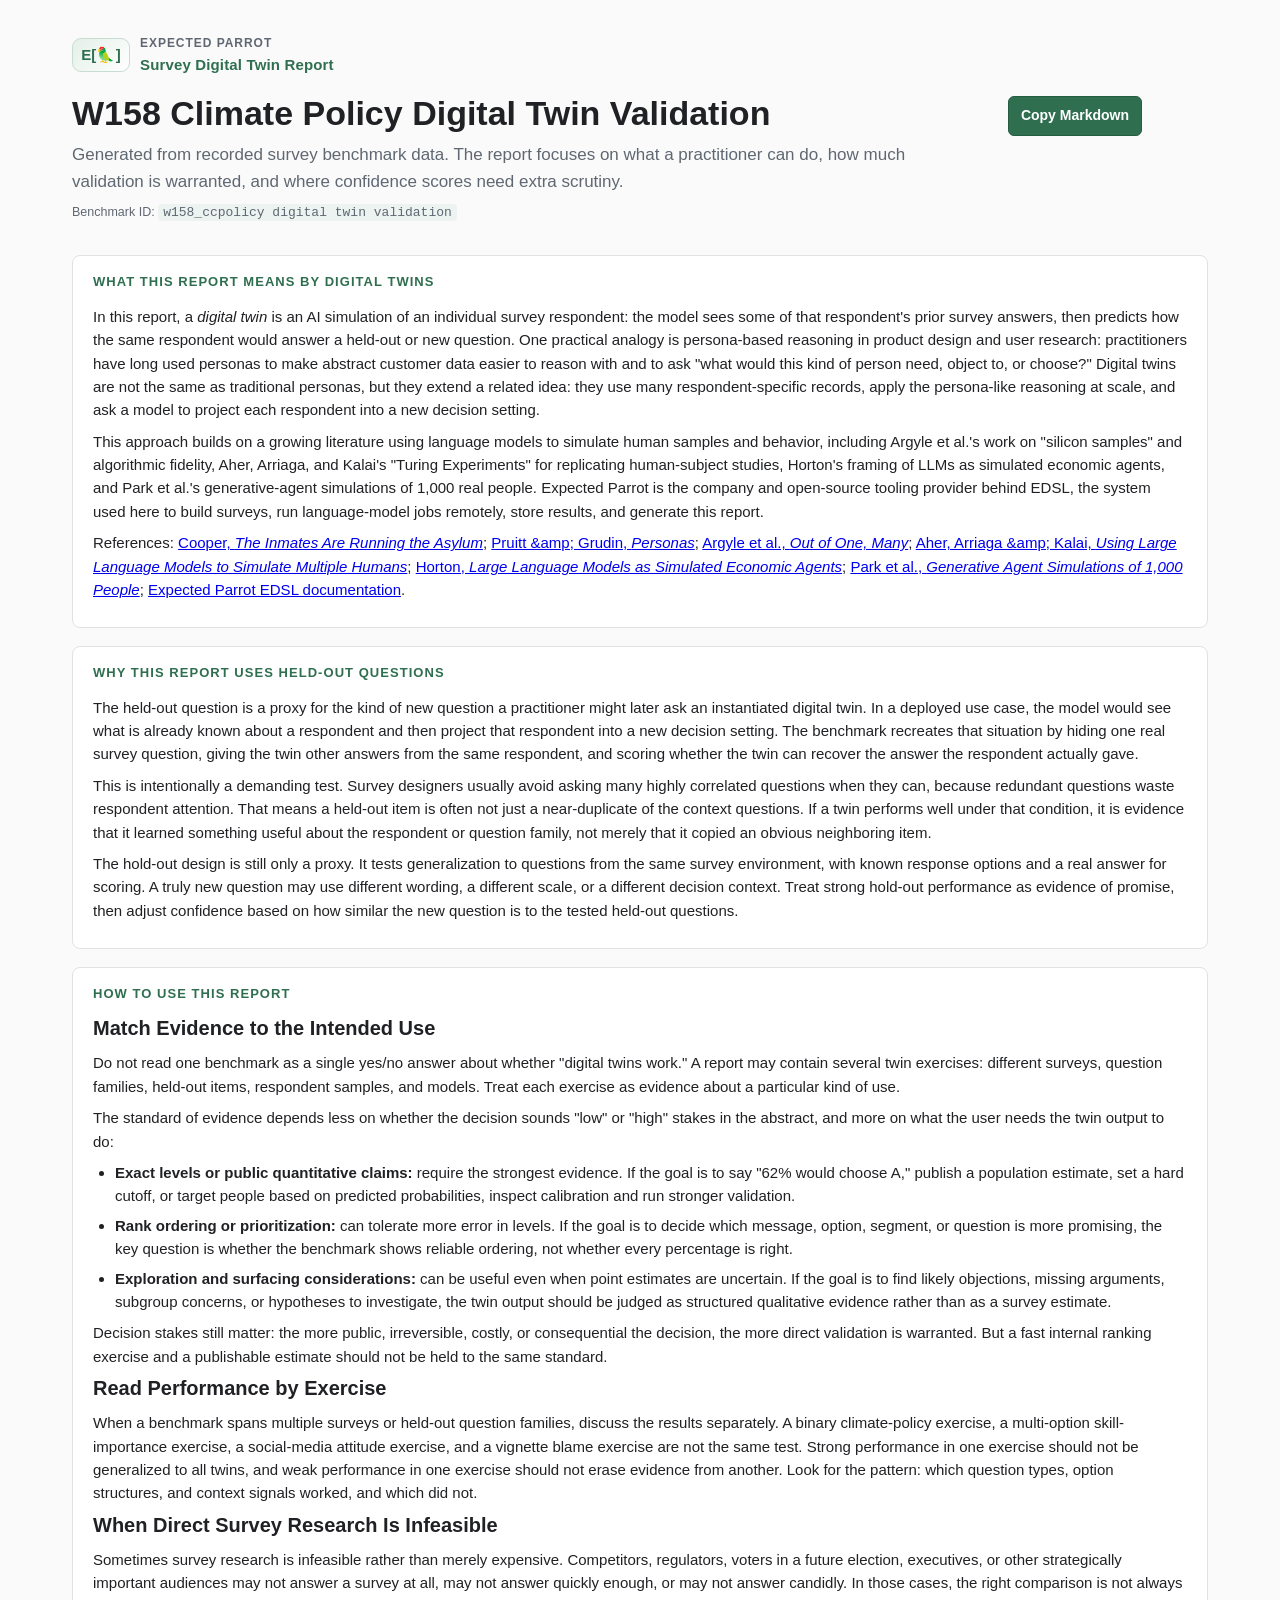
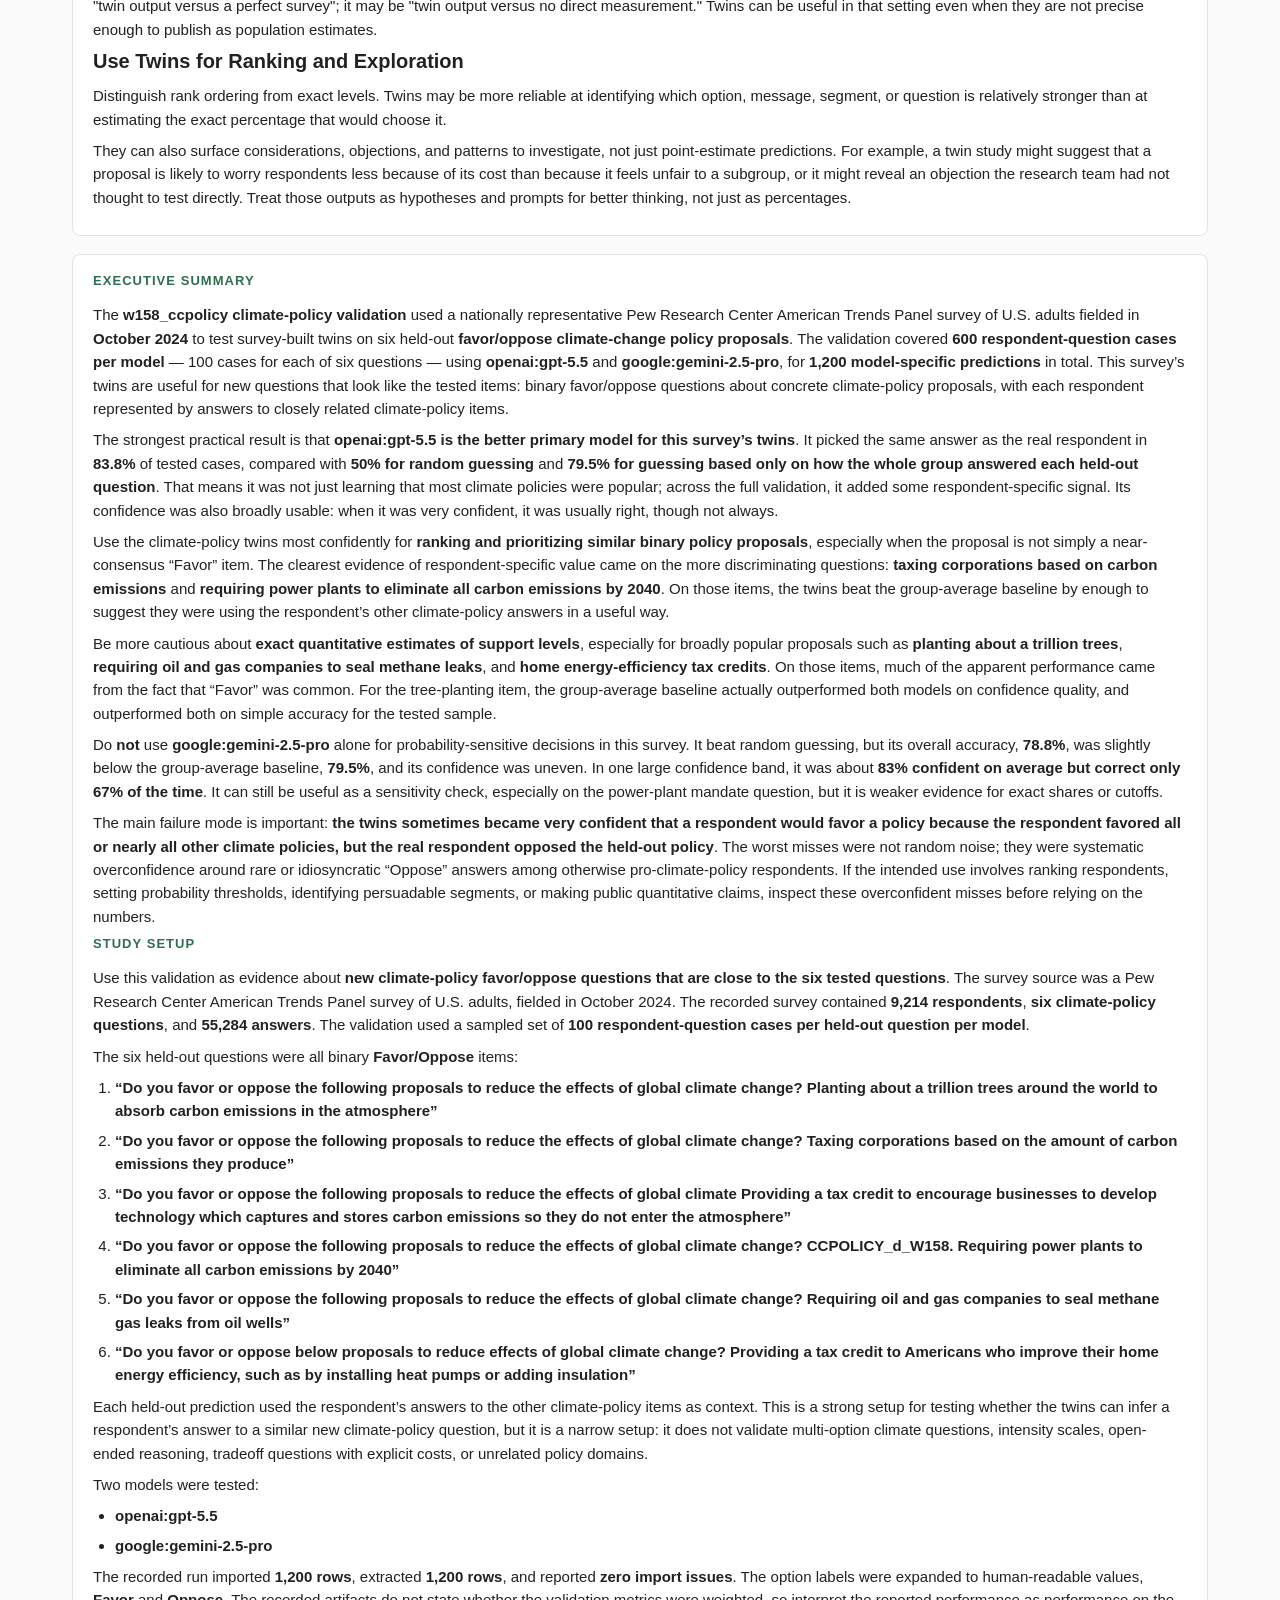
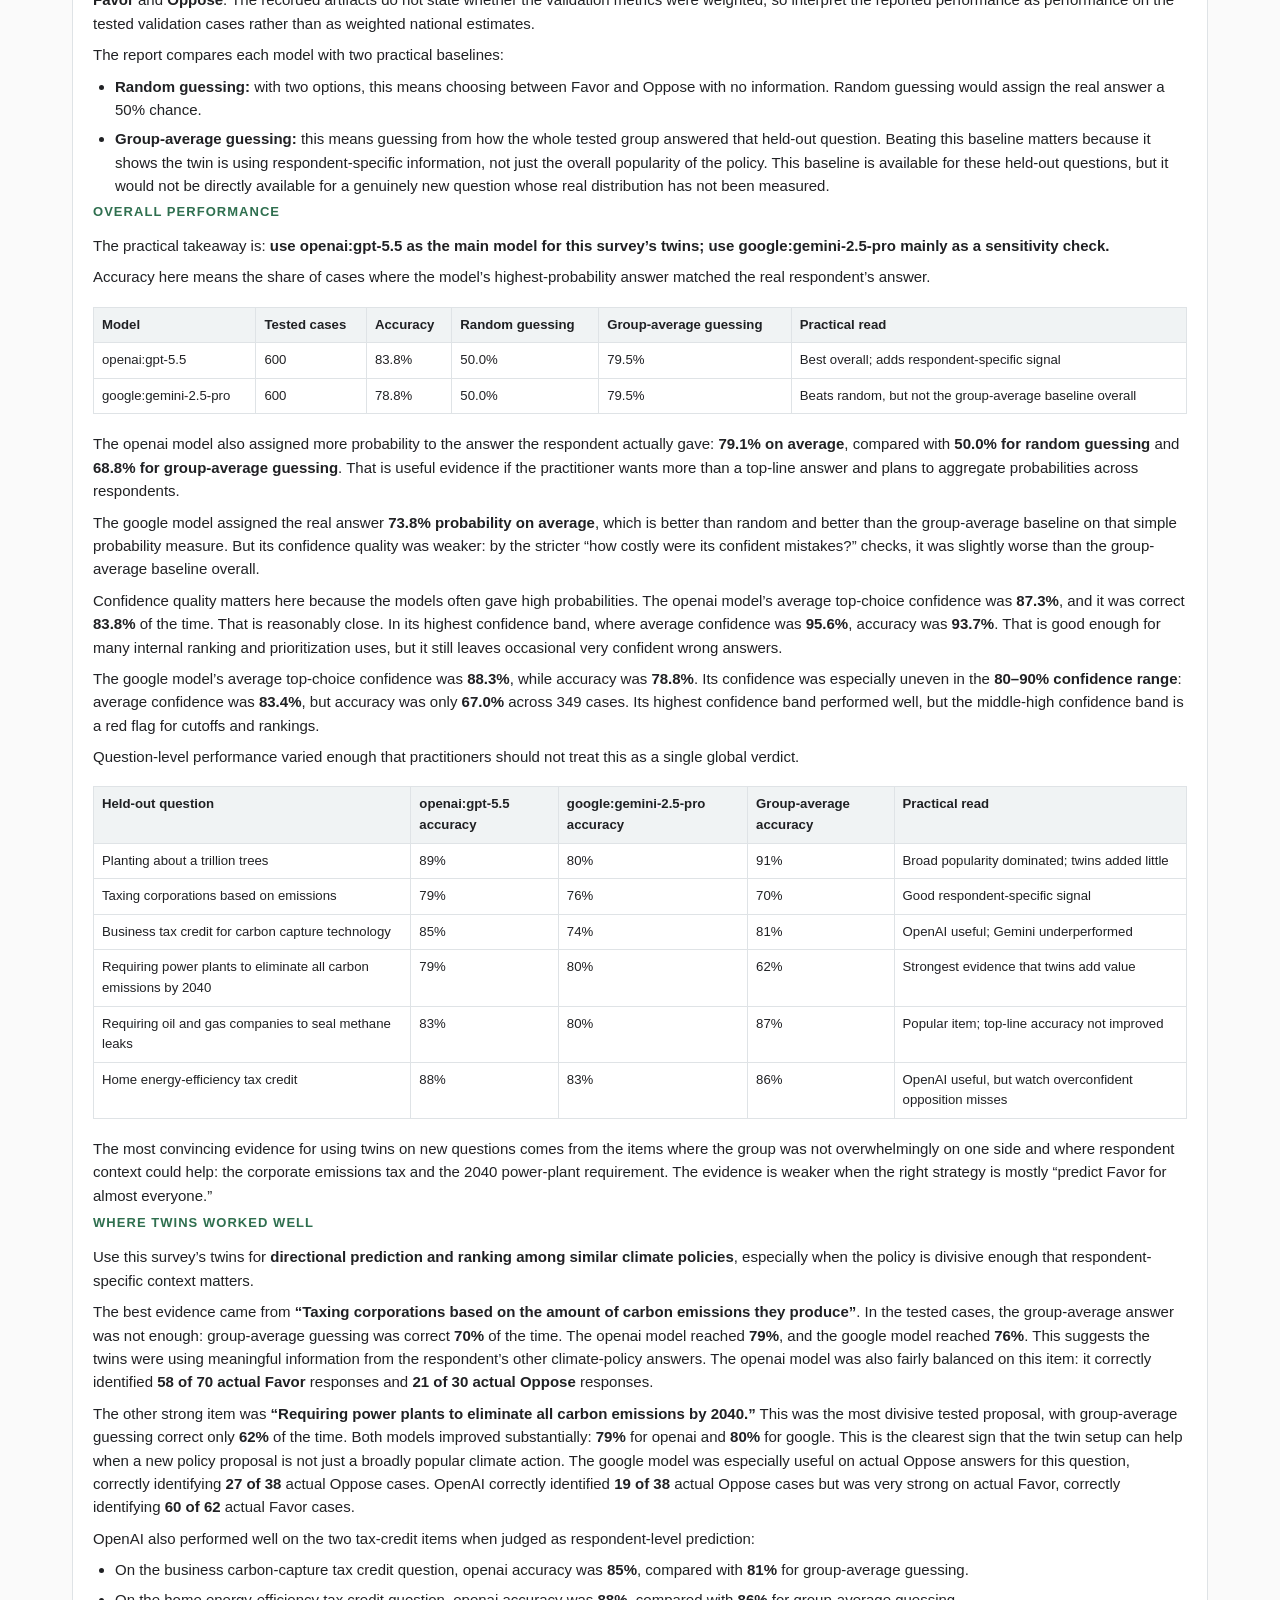
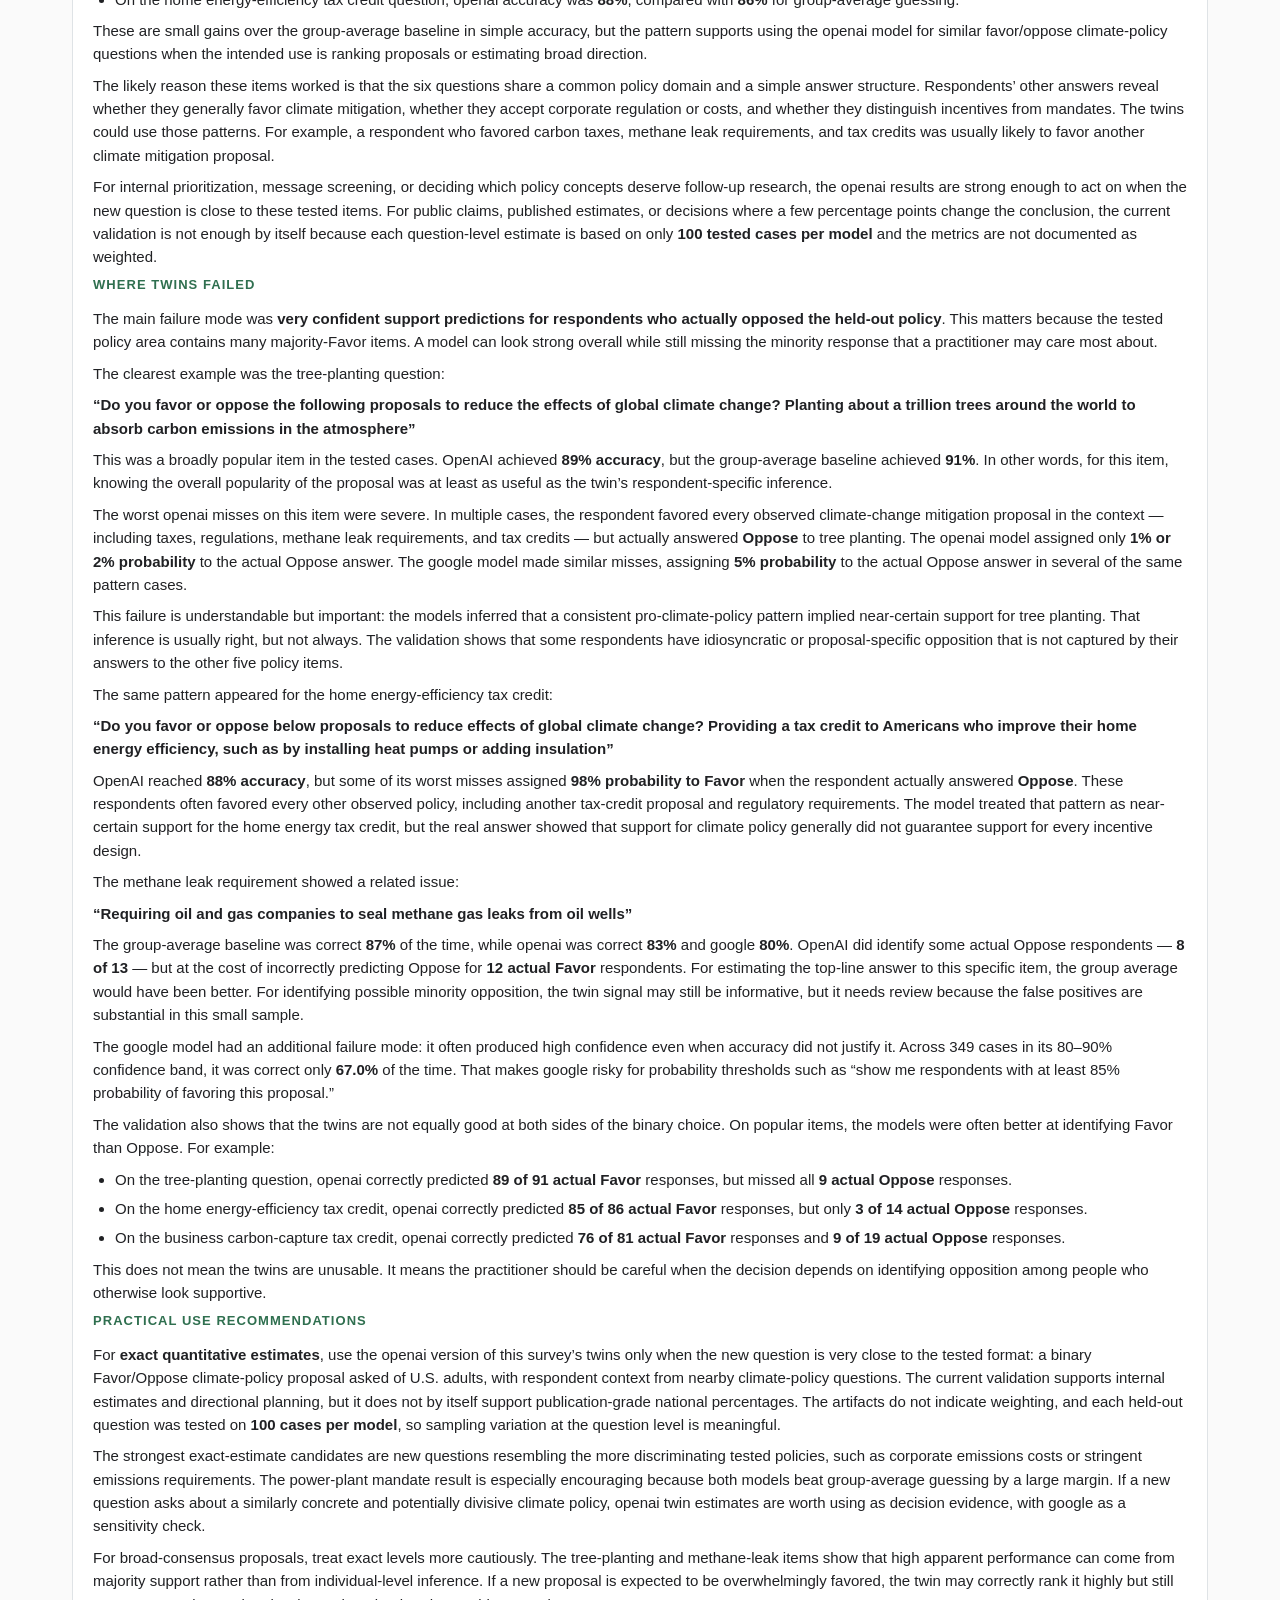
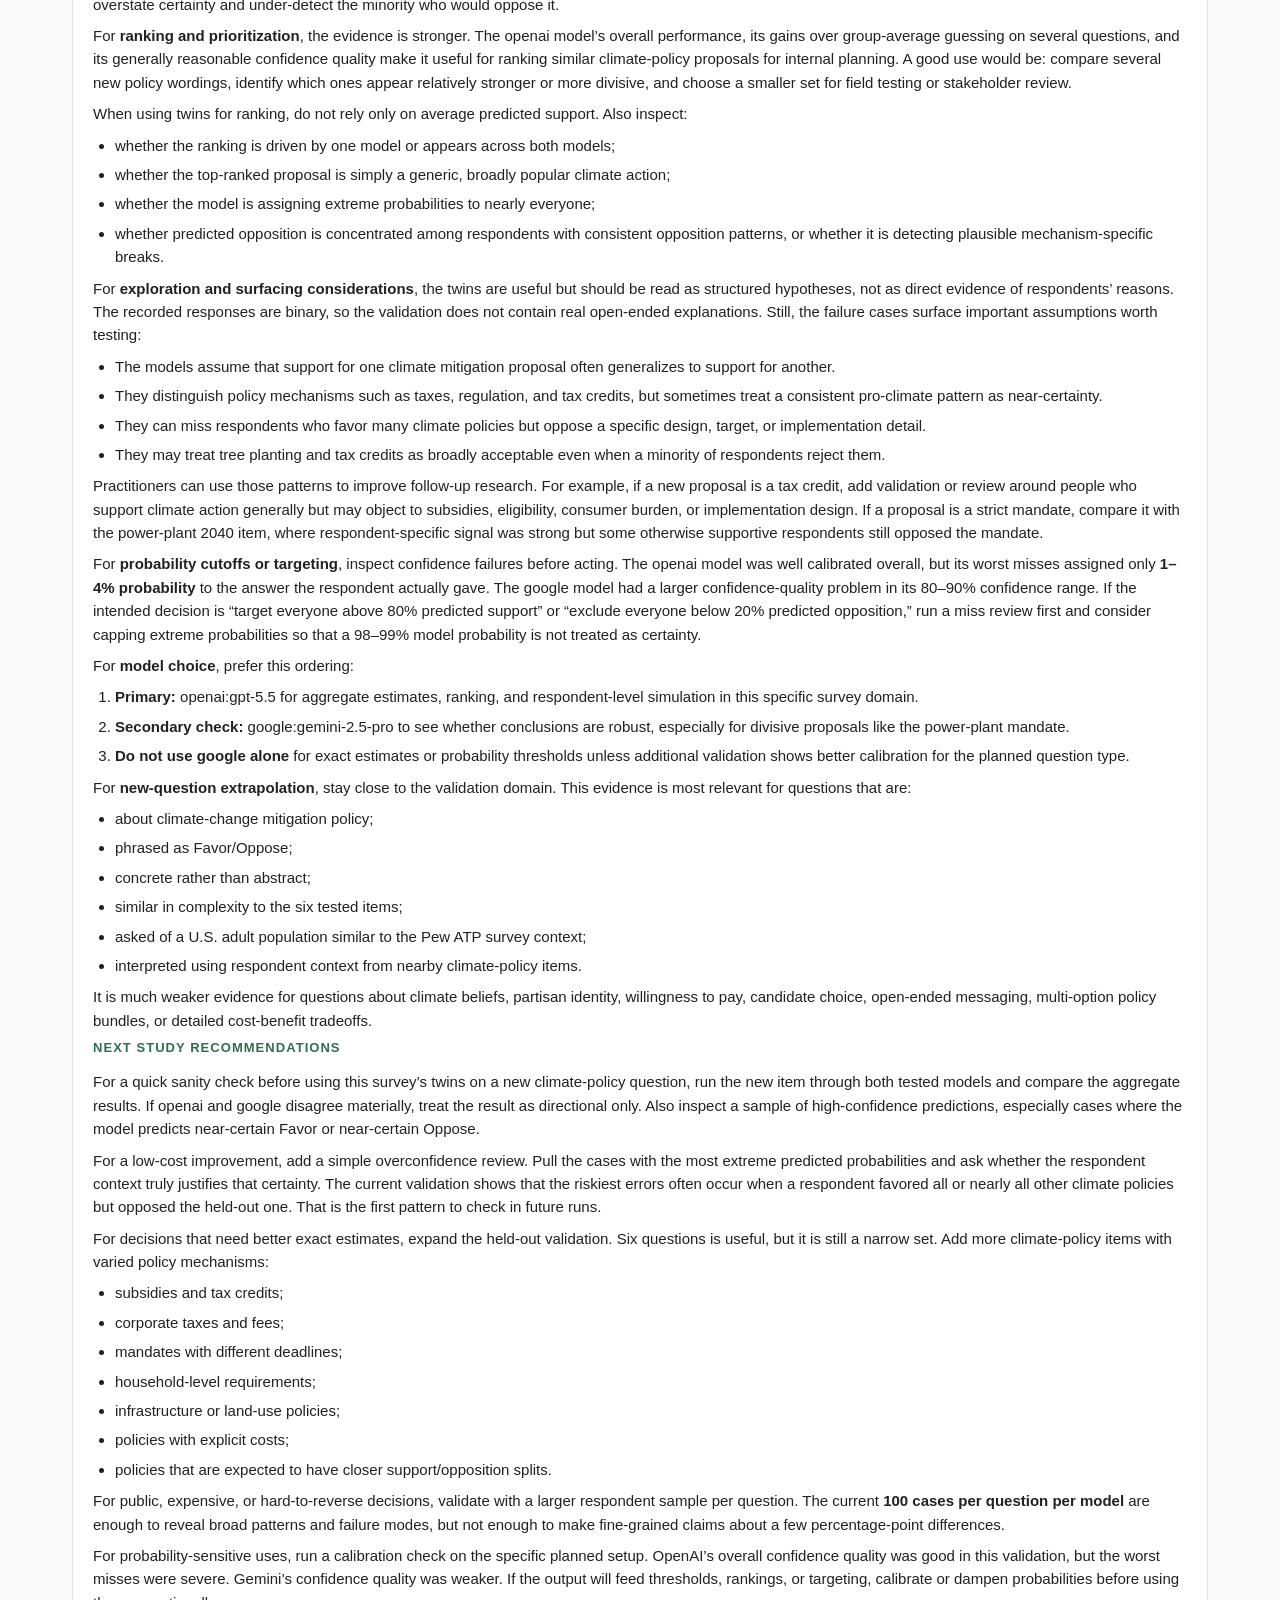
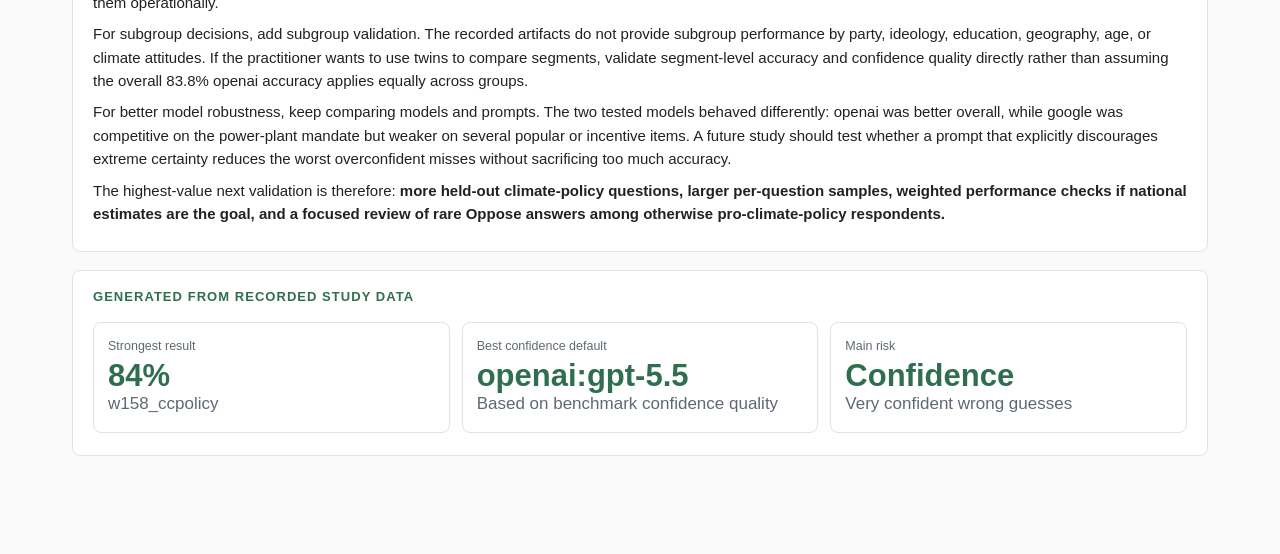
<file: examples/llm_survey_priors/w158_ccpolicy_single_survey_practitioner_report.html>
<!doctype html>
<html lang="en">
<head>
  <meta charset="utf-8">
  <meta name="viewport" content="width=device-width, initial-scale=1">
  <title>W158 Climate Policy Digital Twin Validation</title>
  <style>
    :root { --bg:#fafafa; --panel:#fff; --ink:#202124; --muted:#5f6872; --line:#dfe3e6; --accent:#2f6f4f; --accent-2:#34679a; --accent-soft:#edf3f0; --warn:#b36b18; --warn-soft:#f7eddf; --bad:#aa3a3a; --bad-soft:#f5e6e6; --soft:#f4f7f8; --mono:"SFMono-Regular",Consolas,Menlo,monospace; }
    * { box-sizing:border-box; }
    body { margin:0; background:var(--bg); color:var(--ink); font:15px/1.56 -apple-system,BlinkMacSystemFont,"Segoe UI",Roboto,Helvetica,Arial,sans-serif; }
    main { max-width:1180px; margin:0 auto; padding:34px 22px 80px; }
    header { margin-bottom:24px; }
    .header-row { display:flex; align-items:flex-start; justify-content:space-between; gap:16px; }
    .brand { display:flex; align-items:center; gap:10px; color:var(--accent); font-weight:760; letter-spacing:.01em; margin-bottom:18px; }
    .brand-mark { min-width:58px; height:34px; border-radius:9px; border:1px solid #c8ddd2; background:linear-gradient(135deg,#e3f0e8,#fff); display:grid; place-items:center; color:var(--accent); font-weight:800; padding:0 8px; }
    .brand-kicker { display:block; color:var(--muted); font-size:12px; font-weight:650; text-transform:uppercase; letter-spacing:.08em; }
    h1 { margin:0 0 10px; font-size:34px; line-height:1.12; letter-spacing:0; }
    h2 { margin:0 0 14px; font-size:13px; line-height:1.25; text-transform:uppercase; letter-spacing:.08em; color:var(--accent); }
    h3 { margin:0 0 10px; font-size:20px; line-height:1.25; letter-spacing:0; }
    p { margin:8px 0; }
    code { background:var(--accent-soft); border-radius:4px; padding:1px 5px; font-family:var(--mono); font-size:13px; }
    .subtle { color:var(--muted); max-width:900px; font-size:17px; }
    .detail { color:var(--muted); font-size:12.5px; margin-top:8px; }
    .section { background:var(--panel); border:1px solid var(--line); border-radius:8px; padding:18px 20px; margin:18px 0; }
    .explainer { background:#fff; }
    .grid { display:grid; grid-template-columns:repeat(3,minmax(0,1fr)); gap:12px; margin:16px 0 4px; }
    .metric { border:1px solid var(--line); border-radius:8px; padding:14px; background:#fff; }
    .metric .label { color:var(--muted); font-size:12.5px; margin-bottom:4px; }
    .metric .value { font-size:31px; line-height:1; font-weight:760; color:var(--accent); }
    .callout { border-radius:7px; padding:14px 16px; margin:14px 0; border:1px solid var(--line); }
    .callout.good { background:var(--accent-soft); border-color:#c8ddd2; }
    .callout.warn { background:var(--warn-soft); border-color:#ead4b6; }
    .callout.bad { background:var(--bad-soft); border-color:#e0bbbb; }
    table { width:100%; border-collapse:collapse; margin:10px 0; font-size:13.2px; }
    th, td { border:1px solid var(--line); padding:7px 8px; text-align:left; vertical-align:top; }
    th { color:var(--ink); font-weight:700; background:#f0f3f4; }
    .table-wrap { overflow-x:auto; }
    .num { text-align:right; font-family:var(--mono); font-variant-numeric:tabular-nums; }
    ul, ol { margin:8px 0 0 22px; padding:0; }
    li { margin:6px 0; }
    .two-col { display:grid; grid-template-columns:repeat(2,minmax(0,1fr)); gap:16px; }
    .copy-control { display:flex; align-items:center; flex:0 0 auto; gap:10px; margin-top:2px; }
    button { appearance:none; background:var(--accent); border:1px solid #245d42; border-radius:6px; color:#fff; cursor:pointer; font:inherit; font-size:14px; font-weight:700; padding:8px 12px; }
    button:focus { outline:3px solid #c8ddd2; outline-offset:2px; }
    button:hover { background:#285f45; }
    .copy-status { color:var(--muted); font-size:13px; min-width:56px; }
    @media (max-width:850px) { main { padding:24px 14px 48px; } .grid,.two-col { grid-template-columns:1fr; } .header-row { display:block; } .copy-control { margin-top:14px; } table { display:block; overflow-x:auto; } }
  </style>
</head>
<body>
  <main>
    <header>
      <div class="brand" aria-label="Expected Parrot">
        <div class="brand-mark" aria-hidden="true">E[🦜]</div>
        <div><span class="brand-kicker">Expected Parrot</span>Survey Digital Twin Report</div>
      </div>
      <div class="header-row">
        <div>
          <h1>W158 Climate Policy Digital Twin Validation</h1>
          <p class="subtle">Generated from recorded survey benchmark data. The report focuses on what a practitioner can do, how much validation is warranted, and where confidence scores need extra scrutiny.</p>
          <p class="detail">Benchmark ID: <code>w158_ccpolicy digital twin validation</code></p>
        </div>
        <div class="copy-control"><button type="button" id="copy-markdown">Copy Markdown</button><span class="copy-status" id="copy-status" aria-live="polite"></span></div>
      </div>
    </header>
    <section class="section explainer">
      <h2>What This Report Means by Digital Twins</h2>
<p>In this report, a <em>digital twin</em> is an AI simulation of an individual survey respondent: the model sees some of that respondent&#x27;s prior survey answers, then predicts how the same respondent would answer a held-out or new question. One practical analogy is persona-based reasoning in product design and user research: practitioners have long used personas to make abstract customer data easier to reason with and to ask &quot;what would this kind of person need, object to, or choose?&quot; Digital twins are not the same as traditional personas, but they extend a related idea: they use many respondent-specific records, apply the persona-like reasoning at scale, and ask a model to project each respondent into a new decision setting.</p>
<p>This approach builds on a growing literature using language models to simulate human samples and behavior, including Argyle et al.&#x27;s work on &quot;silicon samples&quot; and algorithmic fidelity, Aher, Arriaga, and Kalai&#x27;s &quot;Turing Experiments&quot; for replicating human-subject studies, Horton&#x27;s framing of LLMs as simulated economic agents, and Park et al.&#x27;s generative-agent simulations of 1,000 real people. Expected Parrot is the company and open-source tooling provider behind EDSL, the system used here to build surveys, run language-model jobs remotely, store results, and generate this report.</p>
<p>References: <a href="https://en.wikipedia.org/wiki/Alan_Cooper_%28software_designer%29">Cooper, <em>The Inmates Are Running the Asylum</em></a>; <a href="https://en.wikipedia.org/wiki/Persona_%28user_experience%29">Pruitt &amp;amp; Grudin, <em>Personas</em></a>; <a href="https://arxiv.org/abs/2209.06899">Argyle et al., <em>Out of One, Many</em></a>; <a href="https://arxiv.org/abs/2208.10264">Aher, Arriaga &amp;amp; Kalai, <em>Using Large Language Models to Simulate Multiple Humans</em></a>; <a href="https://arxiv.org/abs/2301.07543">Horton, <em>Large Language Models as Simulated Economic Agents</em></a>; <a href="https://arxiv.org/abs/2411.10109">Park et al., <em>Generative Agent Simulations of 1,000 People</em></a>; <a href="https://docs.expectedparrot.com/en/latest">Expected Parrot EDSL documentation</a>.</p>
    </section>
    <section class="section explainer">
      <h2>Why This Report Uses Held-Out Questions</h2>
<p>The held-out question is a proxy for the kind of new question a practitioner might later ask an instantiated digital twin. In a deployed use case, the model would see what is already known about a respondent and then project that respondent into a new decision setting. The benchmark recreates that situation by hiding one real survey question, giving the twin other answers from the same respondent, and scoring whether the twin can recover the answer the respondent actually gave.</p>
<p>This is intentionally a demanding test. Survey designers usually avoid asking many highly correlated questions when they can, because redundant questions waste respondent attention. That means a held-out item is often not just a near-duplicate of the context questions. If a twin performs well under that condition, it is evidence that it learned something useful about the respondent or question family, not merely that it copied an obvious neighboring item.</p>
<p>The hold-out design is still only a proxy. It tests generalization to questions from the same survey environment, with known response options and a real answer for scoring. A truly new question may use different wording, a different scale, or a different decision context. Treat strong hold-out performance as evidence of promise, then adjust confidence based on how similar the new question is to the tested held-out questions.</p>
    </section>
    <section class="section explainer">
      <h2>How to Use This Report</h2>
<h3>Match Evidence to the Intended Use</h3>
<p>Do not read one benchmark as a single yes/no answer about whether &quot;digital twins work.&quot; A report may contain several twin exercises: different surveys, question families, held-out items, respondent samples, and models. Treat each exercise as evidence about a particular kind of use.</p>
<p>The standard of evidence depends less on whether the decision sounds &quot;low&quot; or &quot;high&quot; stakes in the abstract, and more on what the user needs the twin output to do:</p>
<ul><li><strong>Exact levels or public quantitative claims:</strong> require the strongest evidence. If the goal is to say &quot;62% would choose A,&quot; publish a population estimate, set a hard cutoff, or target people based on predicted probabilities, inspect calibration and run stronger validation.</li><li><strong>Rank ordering or prioritization:</strong> can tolerate more error in levels. If the goal is to decide which message, option, segment, or question is more promising, the key question is whether the benchmark shows reliable ordering, not whether every percentage is right.</li><li><strong>Exploration and surfacing considerations:</strong> can be useful even when point estimates are uncertain. If the goal is to find likely objections, missing arguments, subgroup concerns, or hypotheses to investigate, the twin output should be judged as structured qualitative evidence rather than as a survey estimate.</li></ul>
<p>Decision stakes still matter: the more public, irreversible, costly, or consequential the decision, the more direct validation is warranted. But a fast internal ranking exercise and a publishable estimate should not be held to the same standard.</p>
<h3>Read Performance by Exercise</h3>
<p>When a benchmark spans multiple surveys or held-out question families, discuss the results separately. A binary climate-policy exercise, a multi-option skill-importance exercise, a social-media attitude exercise, and a vignette blame exercise are not the same test. Strong performance in one exercise should not be generalized to all twins, and weak performance in one exercise should not erase evidence from another. Look for the pattern: which question types, option structures, and context signals worked, and which did not.</p>
<h3>When Direct Survey Research Is Infeasible</h3>
<p>Sometimes survey research is infeasible rather than merely expensive. Competitors, regulators, voters in a future election, executives, or other strategically important audiences may not answer a survey at all, may not answer quickly enough, or may not answer candidly. In those cases, the right comparison is not always &quot;twin output versus a perfect survey&quot;; it may be &quot;twin output versus no direct measurement.&quot; Twins can be useful in that setting even when they are not precise enough to publish as population estimates.</p>
<h3>Use Twins for Ranking and Exploration</h3>
<p>Distinguish rank ordering from exact levels. Twins may be more reliable at identifying which option, message, segment, or question is relatively stronger than at estimating the exact percentage that would choose it.</p>
<p>They can also surface considerations, objections, and patterns to investigate, not just point-estimate predictions. For example, a twin study might suggest that a proposal is likely to worry respondents less because of its cost than because it feels unfair to a subgroup, or it might reveal an objection the research team had not thought to test directly. Treat those outputs as hypotheses and prompts for better thinking, not just as percentages.</p>
    </section>
    <section class="section">
      <h2>Executive summary</h2>
<p>The <strong>w158_ccpolicy climate-policy validation</strong> used a nationally representative Pew Research Center American Trends Panel survey of U.S. adults fielded in <strong>October 2024</strong> to test survey-built twins on six held-out <strong>favor/oppose climate-change policy proposals</strong>. The validation covered <strong>600 respondent-question cases per model</strong> — 100 cases for each of six questions — using <strong>openai:gpt-5.5</strong> and <strong>google:gemini-2.5-pro</strong>, for <strong>1,200 model-specific predictions</strong> in total. This survey’s twins are useful for new questions that look like the tested items: binary favor/oppose questions about concrete climate-policy proposals, with each respondent represented by answers to closely related climate-policy items.</p>
<p>The strongest practical result is that <strong>openai:gpt-5.5 is the better primary model for this survey’s twins</strong>. It picked the same answer as the real respondent in <strong>83.8%</strong> of tested cases, compared with <strong>50% for random guessing</strong> and <strong>79.5% for guessing based only on how the whole group answered each held-out question</strong>. That means it was not just learning that most climate policies were popular; across the full validation, it added some respondent-specific signal. Its confidence was also broadly usable: when it was very confident, it was usually right, though not always.</p>
<p>Use the climate-policy twins most confidently for <strong>ranking and prioritizing similar binary policy proposals</strong>, especially when the proposal is not simply a near-consensus “Favor” item. The clearest evidence of respondent-specific value came on the more discriminating questions: <strong>taxing corporations based on carbon emissions</strong> and <strong>requiring power plants to eliminate all carbon emissions by 2040</strong>. On those items, the twins beat the group-average baseline by enough to suggest they were using the respondent’s other climate-policy answers in a useful way.</p>
<p>Be more cautious about <strong>exact quantitative estimates of support levels</strong>, especially for broadly popular proposals such as <strong>planting about a trillion trees</strong>, <strong>requiring oil and gas companies to seal methane leaks</strong>, and <strong>home energy-efficiency tax credits</strong>. On those items, much of the apparent performance came from the fact that “Favor” was common. For the tree-planting item, the group-average baseline actually outperformed both models on confidence quality, and outperformed both on simple accuracy for the tested sample.</p>
<p>Do <strong>not</strong> use <strong>google:gemini-2.5-pro</strong> alone for probability-sensitive decisions in this survey. It beat random guessing, but its overall accuracy, <strong>78.8%</strong>, was slightly below the group-average baseline, <strong>79.5%</strong>, and its confidence was uneven. In one large confidence band, it was about <strong>83% confident on average but correct only 67% of the time</strong>. It can still be useful as a sensitivity check, especially on the power-plant mandate question, but it is weaker evidence for exact shares or cutoffs.</p>
<p>The main failure mode is important: <strong>the twins sometimes became very confident that a respondent would favor a policy because the respondent favored all or nearly all other climate policies, but the real respondent opposed the held-out policy</strong>. The worst misses were not random noise; they were systematic overconfidence around rare or idiosyncratic “Oppose” answers among otherwise pro-climate-policy respondents. If the intended use involves ranking respondents, setting probability thresholds, identifying persuadable segments, or making public quantitative claims, inspect these overconfident misses before relying on the numbers.</p>
<h2>Study setup</h2>
<p>Use this validation as evidence about <strong>new climate-policy favor/oppose questions that are close to the six tested questions</strong>. The survey source was a Pew Research Center American Trends Panel survey of U.S. adults, fielded in October 2024. The recorded survey contained <strong>9,214 respondents</strong>, <strong>six climate-policy questions</strong>, and <strong>55,284 answers</strong>. The validation used a sampled set of <strong>100 respondent-question cases per held-out question per model</strong>.</p>
<p>The six held-out questions were all binary <strong>Favor/Oppose</strong> items:</p>
<ol><li><strong>“Do you favor or oppose the following proposals to reduce the effects of global climate change? Planting about a trillion trees around the world to absorb carbon emissions in the atmosphere”</strong></li><li><strong>“Do you favor or oppose the following proposals to reduce the effects of global climate change? Taxing corporations based on the amount of carbon emissions they produce”</strong></li><li><strong>“Do you favor or oppose the following proposals to reduce the effects of global climate Providing a tax credit to encourage businesses to develop technology which captures and stores carbon emissions so they do not enter the atmosphere”</strong></li><li><strong>“Do you favor or oppose the following proposals to reduce the effects of global climate change? CCPOLICY_d_W158. Requiring power plants to eliminate all carbon emissions by 2040”</strong></li><li><strong>“Do you favor or oppose the following proposals to reduce the effects of global climate change? Requiring oil and gas companies to seal methane gas leaks from oil wells”</strong></li><li><strong>“Do you favor or oppose below proposals to reduce effects of global climate change? Providing a tax credit to Americans who improve their home energy efficiency, such as by installing heat pumps or adding insulation”</strong></li></ol>
<p>Each held-out prediction used the respondent’s answers to the other climate-policy items as context. This is a strong setup for testing whether the twins can infer a respondent’s answer to a similar new climate-policy question, but it is a narrow setup: it does not validate multi-option climate questions, intensity scales, open-ended reasoning, tradeoff questions with explicit costs, or unrelated policy domains.</p>
<p>Two models were tested:</p>
<ul><li><strong>openai:gpt-5.5</strong></li><li><strong>google:gemini-2.5-pro</strong></li></ul>
<p>The recorded run imported <strong>1,200 rows</strong>, extracted <strong>1,200 rows</strong>, and reported <strong>zero import issues</strong>. The option labels were expanded to human-readable values, <strong>Favor</strong> and <strong>Oppose</strong>. The recorded artifacts do not state whether the validation metrics were weighted, so interpret the reported performance as performance on the tested validation cases rather than as weighted national estimates.</p>
<p>The report compares each model with two practical baselines:</p>
<ul><li><strong>Random guessing:</strong> with two options, this means choosing between Favor and Oppose with no information. Random guessing would assign the real answer a 50% chance.</li><li><strong>Group-average guessing:</strong> this means guessing from how the whole tested group answered that held-out question. Beating this baseline matters because it shows the twin is using respondent-specific information, not just the overall popularity of the policy. This baseline is available for these held-out questions, but it would not be directly available for a genuinely new question whose real distribution has not been measured.</li></ul>
<h2>Overall performance</h2>
<p>The practical takeaway is: <strong>use openai:gpt-5.5 as the main model for this survey’s twins; use google:gemini-2.5-pro mainly as a sensitivity check.</strong></p>
<p>Accuracy here means the share of cases where the model’s highest-probability answer matched the real respondent’s answer.</p>
<div class="table-wrap"><table><thead><tr><th>Model</th><th>Tested cases</th><th>Accuracy</th><th>Random guessing</th><th>Group-average guessing</th><th>Practical read</th></tr></thead><tbody><tr><td>openai:gpt-5.5</td><td>600</td><td>83.8%</td><td>50.0%</td><td>79.5%</td><td>Best overall; adds respondent-specific signal</td></tr><tr><td>google:gemini-2.5-pro</td><td>600</td><td>78.8%</td><td>50.0%</td><td>79.5%</td><td>Beats random, but not the group-average baseline overall</td></tr></tbody></table></div>
<p>The openai model also assigned more probability to the answer the respondent actually gave: <strong>79.1% on average</strong>, compared with <strong>50.0% for random guessing</strong> and <strong>68.8% for group-average guessing</strong>. That is useful evidence if the practitioner wants more than a top-line answer and plans to aggregate probabilities across respondents.</p>
<p>The google model assigned the real answer <strong>73.8% probability on average</strong>, which is better than random and better than the group-average baseline on that simple probability measure. But its confidence quality was weaker: by the stricter “how costly were its confident mistakes?” checks, it was slightly worse than the group-average baseline overall.</p>
<p>Confidence quality matters here because the models often gave high probabilities. The openai model’s average top-choice confidence was <strong>87.3%</strong>, and it was correct <strong>83.8%</strong> of the time. That is reasonably close. In its highest confidence band, where average confidence was <strong>95.6%</strong>, accuracy was <strong>93.7%</strong>. That is good enough for many internal ranking and prioritization uses, but it still leaves occasional very confident wrong answers.</p>
<p>The google model’s average top-choice confidence was <strong>88.3%</strong>, while accuracy was <strong>78.8%</strong>. Its confidence was especially uneven in the <strong>80–90% confidence range</strong>: average confidence was <strong>83.4%</strong>, but accuracy was only <strong>67.0%</strong> across 349 cases. Its highest confidence band performed well, but the middle-high confidence band is a red flag for cutoffs and rankings.</p>
<p>Question-level performance varied enough that practitioners should not treat this as a single global verdict.</p>
<div class="table-wrap"><table><thead><tr><th>Held-out question</th><th>openai:gpt-5.5 accuracy</th><th>google:gemini-2.5-pro accuracy</th><th>Group-average accuracy</th><th>Practical read</th></tr></thead><tbody><tr><td>Planting about a trillion trees</td><td>89%</td><td>80%</td><td>91%</td><td>Broad popularity dominated; twins added little</td></tr><tr><td>Taxing corporations based on emissions</td><td>79%</td><td>76%</td><td>70%</td><td>Good respondent-specific signal</td></tr><tr><td>Business tax credit for carbon capture technology</td><td>85%</td><td>74%</td><td>81%</td><td>OpenAI useful; Gemini underperformed</td></tr><tr><td>Requiring power plants to eliminate all carbon emissions by 2040</td><td>79%</td><td>80%</td><td>62%</td><td>Strongest evidence that twins add value</td></tr><tr><td>Requiring oil and gas companies to seal methane leaks</td><td>83%</td><td>80%</td><td>87%</td><td>Popular item; top-line accuracy not improved</td></tr><tr><td>Home energy-efficiency tax credit</td><td>88%</td><td>83%</td><td>86%</td><td>OpenAI useful, but watch overconfident opposition misses</td></tr></tbody></table></div>
<p>The most convincing evidence for using twins on new questions comes from the items where the group was not overwhelmingly on one side and where respondent context could help: the corporate emissions tax and the 2040 power-plant requirement. The evidence is weaker when the right strategy is mostly “predict Favor for almost everyone.”</p>
<h2>Where twins worked well</h2>
<p>Use this survey’s twins for <strong>directional prediction and ranking among similar climate policies</strong>, especially when the policy is divisive enough that respondent-specific context matters.</p>
<p>The best evidence came from <strong>“Taxing corporations based on the amount of carbon emissions they produce”</strong>. In the tested cases, the group-average answer was not enough: group-average guessing was correct <strong>70%</strong> of the time. The openai model reached <strong>79%</strong>, and the google model reached <strong>76%</strong>. This suggests the twins were using meaningful information from the respondent’s other climate-policy answers. The openai model was also fairly balanced on this item: it correctly identified <strong>58 of 70 actual Favor</strong> responses and <strong>21 of 30 actual Oppose</strong> responses.</p>
<p>The other strong item was <strong>“Requiring power plants to eliminate all carbon emissions by 2040.”</strong> This was the most divisive tested proposal, with group-average guessing correct only <strong>62%</strong> of the time. Both models improved substantially: <strong>79%</strong> for openai and <strong>80%</strong> for google. This is the clearest sign that the twin setup can help when a new policy proposal is not just a broadly popular climate action. The google model was especially useful on actual Oppose answers for this question, correctly identifying <strong>27 of 38</strong> actual Oppose cases. OpenAI correctly identified <strong>19 of 38</strong> actual Oppose cases but was very strong on actual Favor, correctly identifying <strong>60 of 62</strong> actual Favor cases.</p>
<p>OpenAI also performed well on the two tax-credit items when judged as respondent-level prediction:</p>
<ul><li>On the business carbon-capture tax credit question, openai accuracy was <strong>85%</strong>, compared with <strong>81%</strong> for group-average guessing.</li><li>On the home energy-efficiency tax credit question, openai accuracy was <strong>88%</strong>, compared with <strong>86%</strong> for group-average guessing.</li></ul>
<p>These are small gains over the group-average baseline in simple accuracy, but the pattern supports using the openai model for similar favor/oppose climate-policy questions when the intended use is ranking proposals or estimating broad direction.</p>
<p>The likely reason these items worked is that the six questions share a common policy domain and a simple answer structure. Respondents’ other answers reveal whether they generally favor climate mitigation, whether they accept corporate regulation or costs, and whether they distinguish incentives from mandates. The twins could use those patterns. For example, a respondent who favored carbon taxes, methane leak requirements, and tax credits was usually likely to favor another climate mitigation proposal.</p>
<p>For internal prioritization, message screening, or deciding which policy concepts deserve follow-up research, the openai results are strong enough to act on when the new question is close to these tested items. For public claims, published estimates, or decisions where a few percentage points change the conclusion, the current validation is not enough by itself because each question-level estimate is based on only <strong>100 tested cases per model</strong> and the metrics are not documented as weighted.</p>
<h2>Where twins failed</h2>
<p>The main failure mode was <strong>very confident support predictions for respondents who actually opposed the held-out policy</strong>. This matters because the tested policy area contains many majority-Favor items. A model can look strong overall while still missing the minority response that a practitioner may care most about.</p>
<p>The clearest example was the tree-planting question:</p>
<p><strong>“Do you favor or oppose the following proposals to reduce the effects of global climate change? Planting about a trillion trees around the world to absorb carbon emissions in the atmosphere”</strong></p>
<p>This was a broadly popular item in the tested cases. OpenAI achieved <strong>89% accuracy</strong>, but the group-average baseline achieved <strong>91%</strong>. In other words, for this item, knowing the overall popularity of the proposal was at least as useful as the twin’s respondent-specific inference.</p>
<p>The worst openai misses on this item were severe. In multiple cases, the respondent favored every observed climate-change mitigation proposal in the context — including taxes, regulations, methane leak requirements, and tax credits — but actually answered <strong>Oppose</strong> to tree planting. The openai model assigned only <strong>1% or 2% probability</strong> to the actual Oppose answer. The google model made similar misses, assigning <strong>5% probability</strong> to the actual Oppose answer in several of the same pattern cases.</p>
<p>This failure is understandable but important: the models inferred that a consistent pro-climate-policy pattern implied near-certain support for tree planting. That inference is usually right, but not always. The validation shows that some respondents have idiosyncratic or proposal-specific opposition that is not captured by their answers to the other five policy items.</p>
<p>The same pattern appeared for the home energy-efficiency tax credit:</p>
<p><strong>“Do you favor or oppose below proposals to reduce effects of global climate change? Providing a tax credit to Americans who improve their home energy efficiency, such as by installing heat pumps or adding insulation”</strong></p>
<p>OpenAI reached <strong>88% accuracy</strong>, but some of its worst misses assigned <strong>98% probability to Favor</strong> when the respondent actually answered <strong>Oppose</strong>. These respondents often favored every other observed policy, including another tax-credit proposal and regulatory requirements. The model treated that pattern as near-certain support for the home energy tax credit, but the real answer showed that support for climate policy generally did not guarantee support for every incentive design.</p>
<p>The methane leak requirement showed a related issue:</p>
<p><strong>“Requiring oil and gas companies to seal methane gas leaks from oil wells”</strong></p>
<p>The group-average baseline was correct <strong>87%</strong> of the time, while openai was correct <strong>83%</strong> and google <strong>80%</strong>. OpenAI did identify some actual Oppose respondents — <strong>8 of 13</strong> — but at the cost of incorrectly predicting Oppose for <strong>12 actual Favor</strong> respondents. For estimating the top-line answer to this specific item, the group average would have been better. For identifying possible minority opposition, the twin signal may still be informative, but it needs review because the false positives are substantial in this small sample.</p>
<p>The google model had an additional failure mode: it often produced high confidence even when accuracy did not justify it. Across 349 cases in its 80–90% confidence band, it was correct only <strong>67.0%</strong> of the time. That makes google risky for probability thresholds such as “show me respondents with at least 85% probability of favoring this proposal.”</p>
<p>The validation also shows that the twins are not equally good at both sides of the binary choice. On popular items, the models were often better at identifying Favor than Oppose. For example:</p>
<ul><li>On the tree-planting question, openai correctly predicted <strong>89 of 91 actual Favor</strong> responses, but missed all <strong>9 actual Oppose</strong> responses.</li><li>On the home energy-efficiency tax credit, openai correctly predicted <strong>85 of 86 actual Favor</strong> responses, but only <strong>3 of 14 actual Oppose</strong> responses.</li><li>On the business carbon-capture tax credit, openai correctly predicted <strong>76 of 81 actual Favor</strong> responses and <strong>9 of 19 actual Oppose</strong> responses.</li></ul>
<p>This does not mean the twins are unusable. It means the practitioner should be careful when the decision depends on identifying opposition among people who otherwise look supportive.</p>
<h2>Practical use recommendations</h2>
<p>For <strong>exact quantitative estimates</strong>, use the openai version of this survey’s twins only when the new question is very close to the tested format: a binary Favor/Oppose climate-policy proposal asked of U.S. adults, with respondent context from nearby climate-policy questions. The current validation supports internal estimates and directional planning, but it does not by itself support publication-grade national percentages. The artifacts do not indicate weighting, and each held-out question was tested on <strong>100 cases per model</strong>, so sampling variation at the question level is meaningful.</p>
<p>The strongest exact-estimate candidates are new questions resembling the more discriminating tested policies, such as corporate emissions costs or stringent emissions requirements. The power-plant mandate result is especially encouraging because both models beat group-average guessing by a large margin. If a new question asks about a similarly concrete and potentially divisive climate policy, openai twin estimates are worth using as decision evidence, with google as a sensitivity check.</p>
<p>For broad-consensus proposals, treat exact levels more cautiously. The tree-planting and methane-leak items show that high apparent performance can come from majority support rather than from individual-level inference. If a new proposal is expected to be overwhelmingly favored, the twin may correctly rank it highly but still overstate certainty and under-detect the minority who would oppose it.</p>
<p>For <strong>ranking and prioritization</strong>, the evidence is stronger. The openai model’s overall performance, its gains over group-average guessing on several questions, and its generally reasonable confidence quality make it useful for ranking similar climate-policy proposals for internal planning. A good use would be: compare several new policy wordings, identify which ones appear relatively stronger or more divisive, and choose a smaller set for field testing or stakeholder review.</p>
<p>When using twins for ranking, do not rely only on average predicted support. Also inspect:</p>
<ul><li>whether the ranking is driven by one model or appears across both models;</li><li>whether the top-ranked proposal is simply a generic, broadly popular climate action;</li><li>whether the model is assigning extreme probabilities to nearly everyone;</li><li>whether predicted opposition is concentrated among respondents with consistent opposition patterns, or whether it is detecting plausible mechanism-specific breaks.</li></ul>
<p>For <strong>exploration and surfacing considerations</strong>, the twins are useful but should be read as structured hypotheses, not as direct evidence of respondents’ reasons. The recorded responses are binary, so the validation does not contain real open-ended explanations. Still, the failure cases surface important assumptions worth testing:</p>
<ul><li>The models assume that support for one climate mitigation proposal often generalizes to support for another.</li><li>They distinguish policy mechanisms such as taxes, regulation, and tax credits, but sometimes treat a consistent pro-climate pattern as near-certainty.</li><li>They can miss respondents who favor many climate policies but oppose a specific design, target, or implementation detail.</li><li>They may treat tree planting and tax credits as broadly acceptable even when a minority of respondents reject them.</li></ul>
<p>Practitioners can use those patterns to improve follow-up research. For example, if a new proposal is a tax credit, add validation or review around people who support climate action generally but may object to subsidies, eligibility, consumer burden, or implementation design. If a proposal is a strict mandate, compare it with the power-plant 2040 item, where respondent-specific signal was strong but some otherwise supportive respondents still opposed the mandate.</p>
<p>For <strong>probability cutoffs or targeting</strong>, inspect confidence failures before acting. The openai model was well calibrated overall, but its worst misses assigned only <strong>1–4% probability</strong> to the answer the respondent actually gave. The google model had a larger confidence-quality problem in its 80–90% confidence range. If the intended decision is “target everyone above 80% predicted support” or “exclude everyone below 20% predicted opposition,” run a miss review first and consider capping extreme probabilities so that a 98–99% model probability is not treated as certainty.</p>
<p>For <strong>model choice</strong>, prefer this ordering:</p>
<ol><li><strong>Primary:</strong> openai:gpt-5.5 for aggregate estimates, ranking, and respondent-level simulation in this specific survey domain.</li><li><strong>Secondary check:</strong> google:gemini-2.5-pro to see whether conclusions are robust, especially for divisive proposals like the power-plant mandate.</li><li><strong>Do not use google alone</strong> for exact estimates or probability thresholds unless additional validation shows better calibration for the planned question type.</li></ol>
<p>For <strong>new-question extrapolation</strong>, stay close to the validation domain. This evidence is most relevant for questions that are:</p>
<ul><li>about climate-change mitigation policy;</li><li>phrased as Favor/Oppose;</li><li>concrete rather than abstract;</li><li>similar in complexity to the six tested items;</li><li>asked of a U.S. adult population similar to the Pew ATP survey context;</li><li>interpreted using respondent context from nearby climate-policy items.</li></ul>
<p>It is much weaker evidence for questions about climate beliefs, partisan identity, willingness to pay, candidate choice, open-ended messaging, multi-option policy bundles, or detailed cost-benefit tradeoffs.</p>
<h2>Next study recommendations</h2>
<p>For a quick sanity check before using this survey’s twins on a new climate-policy question, run the new item through both tested models and compare the aggregate results. If openai and google disagree materially, treat the result as directional only. Also inspect a sample of high-confidence predictions, especially cases where the model predicts near-certain Favor or near-certain Oppose.</p>
<p>For a low-cost improvement, add a simple overconfidence review. Pull the cases with the most extreme predicted probabilities and ask whether the respondent context truly justifies that certainty. The current validation shows that the riskiest errors often occur when a respondent favored all or nearly all other climate policies but opposed the held-out one. That is the first pattern to check in future runs.</p>
<p>For decisions that need better exact estimates, expand the held-out validation. Six questions is useful, but it is still a narrow set. Add more climate-policy items with varied policy mechanisms:</p>
<ul><li>subsidies and tax credits;</li><li>corporate taxes and fees;</li><li>mandates with different deadlines;</li><li>household-level requirements;</li><li>infrastructure or land-use policies;</li><li>policies with explicit costs;</li><li>policies that are expected to have closer support/opposition splits.</li></ul>
<p>For public, expensive, or hard-to-reverse decisions, validate with a larger respondent sample per question. The current <strong>100 cases per question per model</strong> are enough to reveal broad patterns and failure modes, but not enough to make fine-grained claims about a few percentage-point differences.</p>
<p>For probability-sensitive uses, run a calibration check on the specific planned setup. OpenAI’s overall confidence quality was good in this validation, but the worst misses were severe. Gemini’s confidence quality was weaker. If the output will feed thresholds, rankings, or targeting, calibrate or dampen probabilities before using them operationally.</p>
<p>For subgroup decisions, add subgroup validation. The recorded artifacts do not provide subgroup performance by party, ideology, education, geography, age, or climate attitudes. If the practitioner wants to use twins to compare segments, validate segment-level accuracy and confidence quality directly rather than assuming the overall 83.8% openai accuracy applies equally across groups.</p>
<p>For better model robustness, keep comparing models and prompts. The two tested models behaved differently: openai was better overall, while google was competitive on the power-plant mandate but weaker on several popular or incentive items. A future study should test whether a prompt that explicitly discourages extreme certainty reduces the worst overconfident misses without sacrificing too much accuracy.</p>
<p>The highest-value next validation is therefore: <strong>more held-out climate-policy questions, larger per-question samples, weighted performance checks if national estimates are the goal, and a focused review of rare Oppose answers among otherwise pro-climate-policy respondents.</strong></p>
    </section>
    <section class="section">
      <h2>Generated From Recorded Study Data</h2>
      <div class="grid">
        <div class="metric"><div class="label">Strongest result</div><div class="value">84%</div><div class="subtle">w158_ccpolicy</div></div>
        <div class="metric"><div class="label">Best confidence default</div><div class="value">openai:gpt-5.5</div><div class="subtle">Based on benchmark confidence quality</div></div>
        <div class="metric"><div class="label">Main risk</div><div class="value">Confidence</div><div class="subtle">Very confident wrong guesses</div></div>
      </div>
    </section>
  </main>
  <script type="application/json" id="twin-practitioner-data">{"benchmark":"w158_ccpolicy digital twin validation","report_kind":"single_survey_twin_validation","survey":"w158_ccpolicy","job_id":"6d43ea20483a39c8","rows":[{"benchmark":"w158_ccpolicy_twin_validation","survey":"w158_ccpolicy","job_id":"6d43ea20483a39c8","heldout_questions":"a,b,c,d,e,f","option_count":2,"model":"openai:gpt-5.5","rows":600,"accuracy":0.8383333333333334,"p_actual":0.7909333333333334,"nll":0.3688120391261153,"nll_p95":1.9661128563728327,"brier":0.22784733333333335,"ece":0.034599999999999936,"nll_vs_empirical":0.107631231873897,"brier_vs_empirical":0.07741632957807959},{"benchmark":"w158_ccpolicy_twin_validation","survey":"w158_ccpolicy","job_id":"6d43ea20483a39c8","heldout_questions":"a,b,c,d,e,f","option_count":2,"model":"google:gemini-2.5-pro","rows":600,"accuracy":0.7883333333333333,"p_actual":0.73835,"nll":0.48659666583620614,"nll_p95":1.7719568419318752,"brier":0.32346766666666665,"ece":0.09634999999999999,"nll_vs_empirical":-0.010153394836193819,"brier_vs_empirical":-0.018204003755253717}],"summary":{"openai:gpt-5.5":{"rows":600,"mean_probability_actual":0.7909333333333334,"mean_uniform_probability_actual":0.5,"mean_negative_log_likelihood":0.3688120391261153,"negative_log_likelihood_p50":0.10536051565782628,"negative_log_likelihood_p90":1.1426091530198237,"negative_log_likelihood_p95":1.9661128563728327,"negative_log_likelihood_max":4.605170185988091,"mean_top_confidence":0.8729333333333333,"mean_uniform_negative_log_likelihood":0.6931471805599453,"mean_brier":0.22784733333333335,"mean_uniform_brier":0.5,"mean_brier_improvement":0.27215266666666665,"top1_accuracy":0.8383333333333334,"mean_empirical_marginal_probability_actual":0.6879521496540907,"mean_empirical_marginal_negative_log_likelihood":0.4764432710000123,"mean_empirical_marginal_brier":0.30526366291141294,"empirical_marginal_top1_accuracy":0.795,"mean_marginal_probability_actual":0.6879521496540907,"mean_marginal_negative_log_likelihood":0.4764432710000123,"mean_marginal_brier":0.30526366291141294,"marginal_top1_accuracy":0.795,"expected_calibration_error":0.034599999999999936},"google:gemini-2.5-pro":{"rows":600,"mean_probability_actual":0.73835,"mean_uniform_probability_actual":0.5,"mean_negative_log_likelihood":0.48659666583620614,"negative_log_likelihood_p50":0.18632957819149348,"negative_log_likelihood_p90":1.7719568419318752,"negative_log_likelihood_p95":1.7719568419318752,"negative_log_likelihood_max":2.995732273553991,"mean_top_confidence":0.8827833333333333,"mean_uniform_negative_log_likelihood":0.6931471805599453,"mean_brier":0.32346766666666665,"mean_uniform_brier":0.5,"mean_brier_improvement":0.17653233333333335,"top1_accuracy":0.7883333333333333,"mean_empirical_marginal_probability_actual":0.6879521496540907,"mean_empirical_marginal_negative_log_likelihood":0.4764432710000123,"mean_empirical_marginal_brier":0.30526366291141294,"empirical_marginal_top1_accuracy":0.795,"mean_marginal_probability_actual":0.6879521496540907,"mean_marginal_negative_log_likelihood":0.4764432710000123,"mean_marginal_brier":0.30526366291141294,"marginal_top1_accuracy":0.795,"expected_calibration_error":0.09634999999999999}},"summary_by_question":{"a":{"openai:gpt-5.5":{"rows":100,"mean_probability_actual":0.8492000000000001,"mean_uniform_probability_actual":0.5,"mean_negative_log_likelihood":0.34314864231164166,"negative_log_likelihood_p50":0.020202707317519466,"negative_log_likelihood_p90":0.8735898616595127,"negative_log_likelihood_p95":2.044222963910231,"negative_log_likelihood_max":4.605170185988091,"mean_top_confidence":0.9292,"mean_uniform_negative_log_likelihood":0.6931471805599453,"mean_brier":0.19062,"mean_uniform_brier":0.5,"mean_brier_improvement":0.30938,"top1_accuracy":0.89,"mean_empirical_marginal_probability_actual":0.8252388843434462,"mean_empirical_marginal_negative_log_likelihood":0.30354115183280916,"mean_empirical_marginal_brier":0.16415736483175591,"empirical_marginal_top1_accuracy":0.91,"mean_marginal_probability_actual":0.8252388843434462,"mean_marginal_negative_log_likelihood":0.30354115183280916,"mean_marginal_brier":0.16415736483175591,"marginal_top1_accuracy":0.91},"google:gemini-2.5-pro":{"rows":100,"mean_probability_actual":0.7839999999999999,"mean_uniform_probability_actual":0.5,"mean_negative_log_likelihood":0.44088479035823996,"negative_log_likelihood_p50":0.05129329438755058,"negative_log_likelihood_p90":1.7719568419318752,"negative_log_likelihood_p95":1.7719568419318752,"negative_log_likelihood_max":2.995732273553991,"mean_top_confidence":0.9236,"mean_uniform_negative_log_likelihood":0.6931471805599453,"mean_brier":0.297552,"mean_uniform_brier":0.5,"mean_brier_improvement":0.20244800000000002,"top1_accuracy":0.8,"mean_empirical_marginal_probability_actual":0.8252388843434462,"mean_empirical_marginal_negative_log_likelihood":0.30354115183280916,"mean_empirical_marginal_brier":0.16415736483175591,"empirical_marginal_top1_accuracy":0.91,"mean_marginal_probability_actual":0.8252388843434462,"mean_marginal_negative_log_likelihood":0.30354115183280916,"mean_marginal_brier":0.16415736483175591,"marginal_top1_accuracy":0.91}},"b":{"openai:gpt-5.5":{"rows":100,"mean_probability_actual":0.7248,"mean_uniform_probability_actual":0.5,"mean_negative_log_likelihood":0.4073753198381506,"negative_log_likelihood_p50":0.15082288973458366,"negative_log_likelihood_p90":0.8723795841216666,"negative_log_likelihood_p95":1.5188932416199916,"negative_log_likelihood_max":2.3025850929940455,"mean_top_confidence":0.7934,"mean_uniform_negative_log_likelihood":0.6931471805599453,"mean_brier":0.25686800000000004,"mean_uniform_brier":0.5,"mean_brier_improvement":0.243132,"top1_accuracy":0.79,"mean_empirical_marginal_probability_actual":0.5771763777120626,"mean_empirical_marginal_negative_log_likelihood":0.6109819064345472,"mean_empirical_marginal_brier":0.4200996605353117,"empirical_marginal_top1_accuracy":0.7,"mean_marginal_probability_actual":0.5771763777120626,"mean_marginal_negative_log_likelihood":0.6109819064345472,"mean_marginal_brier":0.4200996605353117,"marginal_top1_accuracy":0.7},"google:gemini-2.5-pro":{"rows":100,"mean_probability_actual":0.6787000000000001,"mean_uniform_probability_actual":0.5,"mean_negative_log_likelihood":0.5651344652552747,"negative_log_likelihood_p50":0.18632957819149348,"negative_log_likelihood_p90":1.7719568419318752,"negative_log_likelihood_p95":1.7719568419318752,"negative_log_likelihood_max":2.3025850929940455,"mean_top_confidence":0.8392999999999999,"mean_uniform_negative_log_likelihood":0.6931471805599453,"mean_brier":0.37372999999999995,"mean_uniform_brier":0.5,"mean_brier_improvement":0.12627,"top1_accuracy":0.76,"mean_empirical_marginal_probability_actual":0.5771763777120626,"mean_empirical_marginal_negative_log_likelihood":0.6109819064345472,"mean_empirical_marginal_brier":0.4200996605353117,"empirical_marginal_top1_accuracy":0.7,"mean_marginal_probability_actual":0.5771763777120626,"mean_marginal_negative_log_likelihood":0.6109819064345472,"mean_marginal_brier":0.4200996605353117,"marginal_top1_accuracy":0.7}},"c":{"openai:gpt-5.5":{"rows":100,"mean_probability_actual":0.7928999999999999,"mean_uniform_probability_actual":0.5,"mean_negative_log_likelihood":0.344112348331866,"negative_log_likelihood_p50":0.0836179596879569,"negative_log_likelihood_p90":1.28037647302826,"negative_log_likelihood_p95":1.7206875798747454,"negative_log_likelihood_max":3.2188758248682006,"mean_top_confidence":0.8728999999999999,"mean_uniform_negative_log_likelihood":0.6931471805599453,"mean_brier":0.21669799999999997,"mean_uniform_brier":0.5,"mean_brier_improvement":0.283302,"top1_accuracy":0.85,"mean_empirical_marginal_probability_actual":0.6854153424010839,"mean_empirical_marginal_negative_log_likelihood":0.4866010856846842,"mean_empirical_marginal_brier":0.3080394983284835,"empirical_marginal_top1_accuracy":0.81,"mean_marginal_probability_actual":0.6854153424010839,"mean_marginal_negative_log_likelihood":0.4866010856846842,"mean_marginal_brier":0.3080394983284835,"marginal_top1_accuracy":0.81},"google:gemini-2.5-pro":{"rows":100,"mean_probability_actual":0.7034999999999999,"mean_uniform_probability_actual":0.5,"mean_negative_log_likelihood":0.5540064193246979,"negative_log_likelihood_p50":0.18632957819149348,"negative_log_likelihood_p90":1.7719568419318752,"negative_log_likelihood_p95":1.7719568419318752,"negative_log_likelihood_max":2.5257286443082556,"mean_top_confidence":0.8769,"mean_uniform_negative_log_likelihood":0.6931471805599453,"mean_brier":0.382774,"mean_uniform_brier":0.5,"mean_brier_improvement":0.11722600000000001,"top1_accuracy":0.74,"mean_empirical_marginal_probability_actual":0.6854153424010839,"mean_empirical_marginal_negative_log_likelihood":0.4866010856846842,"mean_empirical_marginal_brier":0.3080394983284835,"empirical_marginal_top1_accuracy":0.81,"mean_marginal_probability_actual":0.6854153424010839,"mean_marginal_negative_log_likelihood":0.4866010856846842,"mean_marginal_brier":0.3080394983284835,"marginal_top1_accuracy":0.81}},"d":{"openai:gpt-5.5":{"rows":100,"mean_probability_actual":0.7421,"mean_uniform_probability_actual":0.5,"mean_negative_log_likelihood":0.4741174072207259,"negative_log_likelihood_p50":0.10536051565782628,"negative_log_likelihood_p90":1.8795818266728879,"negative_log_likelihood_p95":2.4138347604346913,"negative_log_likelihood_max":2.659260036932778,"mean_top_confidence":0.8557000000000001,"mean_uniform_negative_log_likelihood":0.6931471805599453,"mean_brier":0.298178,"mean_uniform_brier":0.5,"mean_brier_improvement":0.20182199999999997,"top1_accuracy":0.79,"mean_empirical_marginal_probability_actual":0.5301839551866377,"mean_empirical_marginal_negative_log_likelihood":0.6641349785509554,"mean_empirical_marginal_brier":0.47126650458189656,"empirical_marginal_top1_accuracy":0.62,"mean_marginal_probability_actual":0.5301839551866377,"mean_marginal_negative_log_likelihood":0.6641349785509554,"mean_marginal_brier":0.47126650458189656,"marginal_top1_accuracy":0.62},"google:gemini-2.5-pro":{"rows":100,"mean_probability_actual":0.708,"mean_uniform_probability_actual":0.5,"mean_negative_log_likelihood":0.5035992076800679,"negative_log_likelihood_p50":0.18632957819149348,"negative_log_likelihood_p90":1.7719568419318752,"negative_log_likelihood_p95":1.7782149990795753,"negative_log_likelihood_max":2.3025850929940455,"mean_top_confidence":0.8439999999999999,"mean_uniform_negative_log_likelihood":0.6931471805599453,"mean_brier":0.32232799999999995,"mean_uniform_brier":0.5,"mean_brier_improvement":0.177672,"top1_accuracy":0.8,"mean_empirical_marginal_probability_actual":0.5301839551866377,"mean_empirical_marginal_negative_log_likelihood":0.6641349785509554,"mean_empirical_marginal_brier":0.47126650458189656,"empirical_marginal_top1_accuracy":0.62,"mean_marginal_probability_actual":0.5301839551866377,"mean_marginal_negative_log_likelihood":0.6641349785509554,"mean_marginal_brier":0.47126650458189656,"marginal_top1_accuracy":0.62}},"e":{"openai:gpt-5.5":{"rows":100,"mean_probability_actual":0.8003,"mean_uniform_probability_actual":0.5,"mean_negative_log_likelihood":0.3329985136055744,"negative_log_likelihood_p50":0.06722304827646144,"negative_log_likelihood_p90":1.0498221244986778,"negative_log_likelihood_p95":1.5241612674028826,"negative_log_likelihood_max":3.506557897319982,"mean_top_confidence":0.8787,"mean_uniform_negative_log_likelihood":0.6931471805599453,"mean_brier":0.21889,"mean_uniform_brier":0.5,"mean_brier_improvement":0.28110999999999997,"top1_accuracy":0.83,"mean_empirical_marginal_probability_actual":0.7620119488820266,"mean_empirical_marginal_negative_log_likelihood":0.3874372890098022,"mean_empirical_marginal_brier":0.2267075169801313,"empirical_marginal_top1_accuracy":0.87,"mean_marginal_probability_actual":0.7620119488820266,"mean_marginal_negative_log_likelihood":0.3874372890098022,"mean_marginal_brier":0.2267075169801313,"marginal_top1_accuracy":0.87},"google:gemini-2.5-pro":{"rows":100,"mean_probability_actual":0.7641,"mean_uniform_probability_actual":0.5,"mean_negative_log_likelihood":0.44031131565629755,"negative_log_likelihood_p50":0.10536051565782628,"negative_log_likelihood_p90":1.7719568419318752,"negative_log_likelihood_p95":1.7719568419318752,"negative_log_likelihood_max":2.995732273553991,"mean_top_confidence":0.8985,"mean_uniform_negative_log_likelihood":0.6931471805599453,"mean_brier":0.297686,"mean_uniform_brier":0.5,"mean_brier_improvement":0.202314,"top1_accuracy":0.8,"mean_empirical_marginal_probability_actual":0.7620119488820266,"mean_empirical_marginal_negative_log_likelihood":0.3874372890098022,"mean_empirical_marginal_brier":0.2267075169801313,"empirical_marginal_top1_accuracy":0.87,"mean_marginal_probability_actual":0.7620119488820266,"mean_marginal_negative_log_likelihood":0.3874372890098022,"mean_marginal_brier":0.2267075169801313,"marginal_top1_accuracy":0.87}},"f":{"openai:gpt-5.5":{"rows":100,"mean_probability_actual":0.8362999999999999,"mean_uniform_probability_actual":0.5,"mean_negative_log_likelihood":0.3111200034487335,"negative_log_likelihood_p50":0.020202707317519466,"negative_log_likelihood_p90":0.9847690519543729,"negative_log_likelihood_p95":1.727364149505971,"negative_log_likelihood_max":3.912023005428146,"mean_top_confidence":0.9077,"mean_uniform_negative_log_likelihood":0.6931471805599453,"mean_brier":0.18583,"mean_uniform_brier":0.5,"mean_brier_improvement":0.31417,"top1_accuracy":0.88,"mean_empirical_marginal_probability_actual":0.7476863893992869,"mean_empirical_marginal_negative_log_likelihood":0.40596321448727585,"mean_empirical_marginal_brier":0.24131143221089835,"empirical_marginal_top1_accuracy":0.86,"mean_marginal_probability_actual":0.7476863893992869,"mean_marginal_negative_log_likelihood":0.40596321448727585,"mean_marginal_brier":0.24131143221089835,"marginal_top1_accuracy":0.86},"google:gemini-2.5-pro":{"rows":100,"mean_probability_actual":0.7918,"mean_uniform_probability_actual":0.5,"mean_negative_log_likelihood":0.41564379674265906,"negative_log_likelihood_p50":0.05129329438755058,"negative_log_likelihood_p90":1.7719568419318752,"negative_log_likelihood_p95":1.9173932402912883,"negative_log_likelihood_max":2.995732273553991,"mean_top_confidence":0.9144,"mean_uniform_negative_log_likelihood":0.6931471805599453,"mean_brier":0.26673600000000003,"mean_uniform_brier":0.5,"mean_brier_improvement":0.233264,"top1_accuracy":0.83,"mean_empirical_marginal_probability_actual":0.7476863893992869,"mean_empirical_marginal_negative_log_likelihood":0.40596321448727585,"mean_empirical_marginal_brier":0.24131143221089835,"empirical_marginal_top1_accuracy":0.86,"mean_marginal_probability_actual":0.7476863893992869,"mean_marginal_negative_log_likelihood":0.40596321448727585,"mean_marginal_brier":0.24131143221089835,"marginal_top1_accuracy":0.86}}},"diagnostics":{"calibration":{"openai:gpt-5.5":[{"bin":"0.0-0.1","low":0.0,"high":0.1,"rows":0,"mean_confidence":null,"accuracy":null},{"bin":"0.1-0.2","low":0.1,"high":0.2,"rows":0,"mean_confidence":null,"accuracy":null},{"bin":"0.2-0.3","low":0.2,"high":0.3,"rows":0,"mean_confidence":null,"accuracy":null},{"bin":"0.3-0.4","low":0.3,"high":0.4,"rows":0,"mean_confidence":null,"accuracy":null},{"bin":"0.4-0.5","low":0.4,"high":0.5,"rows":0,"mean_confidence":null,"accuracy":null},{"bin":"0.5-0.6","low":0.5,"high":0.6,"rows":40,"mean_confidence":0.5605,"accuracy":0.5},{"bin":"0.6-0.7","low":0.6,"high":0.7,"rows":33,"mean_confidence":0.64,"accuracy":0.45454545454545453},{"bin":"0.7-0.8","low":0.7,"high":0.8,"rows":61,"mean_confidence":0.7573770491803279,"accuracy":0.7540983606557377},{"bin":"0.8-0.9","low":0.8,"high":0.9,"rows":115,"mean_confidence":0.8549565217391304,"accuracy":0.808695652173913},{"bin":"0.9-1.0","low":0.9,"high":1.0,"rows":351,"mean_confidence":0.9564102564102563,"accuracy":0.9373219373219374}],"google:gemini-2.5-pro":[{"bin":"0.0-0.1","low":0.0,"high":0.1,"rows":0,"mean_confidence":null,"accuracy":null},{"bin":"0.1-0.2","low":0.1,"high":0.2,"rows":0,"mean_confidence":null,"accuracy":null},{"bin":"0.2-0.3","low":0.2,"high":0.3,"rows":0,"mean_confidence":null,"accuracy":null},{"bin":"0.3-0.4","low":0.3,"high":0.4,"rows":0,"mean_confidence":null,"accuracy":null},{"bin":"0.4-0.5","low":0.4,"high":0.5,"rows":0,"mean_confidence":null,"accuracy":null},{"bin":"0.5-0.6","low":0.5,"high":0.6,"rows":0,"mean_confidence":null,"accuracy":null},{"bin":"0.6-0.7","low":0.6,"high":0.7,"rows":0,"mean_confidence":null,"accuracy":null},{"bin":"0.7-0.8","low":0.7,"high":0.8,"rows":0,"mean_confidence":null,"accuracy":null},{"bin":"0.8-0.9","low":0.8,"high":0.9,"rows":349,"mean_confidence":0.8344985673352435,"accuracy":0.670487106017192},{"bin":"0.9-1.0","low":0.9,"high":1.0,"rows":251,"mean_confidence":0.9499203187250996,"accuracy":0.952191235059761}]},"expected_calibration_error":{"openai:gpt-5.5":0.034599999999999936,"google:gemini-2.5-pro":0.09634999999999999},"worst_misses":[{"job_id":"6d43ea20483a39c8","row":64,"survey":"w158_ccpolicy","respondent_id":"w158_ccpolicy_202001001583","heldout_question":"a","heldout_question_text":"Do you favor or oppose the following proposals to reduce the effects of global climate change? Planting about a trillion trees around the world to absorb carbon emissions in the atmosphere","actual_answer":"Oppose","model":"gpt-5.5","service":"openai","model_label":"openai:gpt-5.5","model_parameters":{"temperature":0.5,"max_tokens":1000,"top_p":1,"frequency_penalty":0,"presence_penalty":0,"logprobs":false,"top_logprobs":3,"reasoning_effort":null},"option_labels":["Favor","Oppose"],"probabilities":{"Favor":0.99,"Oppose":0.01},"raw_probabilities":[0.99,0.01],"raw_probability_sum":1.0,"observed_answers":[{"question_name":"b","question_text":"Do you favor or oppose the following proposals to reduce the effects of global climate change? Taxing corporations based on the amount of carbon emissions they produce","question_options":["Favor","Oppose"],"answer":"Favor"},{"question_name":"c","question_text":"Do you favor or oppose the following proposals to reduce the effects of global climate Providing a tax credit to encourage businesses to develop technology which captures and stores carbon emissions so they do not enter the atmosphere","question_options":["Favor","Oppose"],"answer":"Favor"},{"question_name":"d","question_text":"Do you favor or oppose the following proposals to reduce the effects of global climate change? CCPOLICY_d_W158. Requiring power plants to eliminate all carbon emissions by 2040","question_options":["Favor","Oppose"],"answer":"Favor"},{"question_name":"e","question_text":"Do you favor or oppose the following proposals to reduce the effects of global climate change? Requiring oil and gas companies to seal methane gas leaks from oil wells","question_options":["Favor","Oppose"],"answer":"Favor"},{"question_name":"f","question_text":"Do you favor or oppose below proposals to reduce effects of global climate change? Providing a tax credit to Americans who improve their home energy efficiency, such as by installing heat pumps or adding insulation","question_options":["Favor","Oppose"],"answer":"Favor"}],"notes":"The respondent favored every observed climate-change mitigation proposal, including regulations, tax incentives, corporate carbon taxes, and methane leak requirements. Planting trees is typically a broadly popular and less controversial climate proposal, so favor is very likely.","probability_actual":0.01,"uniform_probability_actual":0.5,"negative_log_likelihood":4.605170185988091,"uniform_negative_log_likelihood":0.6931471805599453,"brier":1.9602,"uniform_brier":0.5,"brier_improvement":-1.4602,"top1_correct":0,"actual_rank":2,"empirical_marginal_probabilities":{"Favor":0.8966327857846904,"Oppose":0.10336721421530957},"empirical_marginal_probability_actual":0.10336721421530957,"empirical_marginal_negative_log_likelihood":2.2694674444087966,"empirical_marginal_brier":1.607900705088029,"empirical_marginal_top1_correct":0,"marginal_probabilities":{"Favor":0.8966327857846904,"Oppose":0.10336721421530957},"marginal_probability_actual":0.10336721421530957,"marginal_negative_log_likelihood":2.2694674444087966,"marginal_brier":1.607900705088029,"marginal_top1_correct":0,"source_raw":".zwill/surveys/w158_ccpolicy/digital_twin_jobs/6d43ea20483a39c8/raw/w158_ccpolicy_twin_6d43ea20483a39c8_results.json.gz","imported_at":"2026-06-27T21:03:03Z"},{"job_id":"6d43ea20483a39c8","row":164,"survey":"w158_ccpolicy","respondent_id":"w158_ccpolicy_202400004271","heldout_question":"a","heldout_question_text":"Do you favor or oppose the following proposals to reduce the effects of global climate change? Planting about a trillion trees around the world to absorb carbon emissions in the atmosphere","actual_answer":"Oppose","model":"gpt-5.5","service":"openai","model_label":"openai:gpt-5.5","model_parameters":{"temperature":0.5,"max_tokens":1000,"top_p":1,"frequency_penalty":0,"presence_penalty":0,"logprobs":false,"top_logprobs":3,"reasoning_effort":null},"option_labels":["Favor","Oppose"],"probabilities":{"Favor":0.99,"Oppose":0.01},"raw_probabilities":[0.99,0.01],"raw_probability_sum":1.0,"observed_answers":[{"question_name":"b","question_text":"Do you favor or oppose the following proposals to reduce the effects of global climate change? Taxing corporations based on the amount of carbon emissions they produce","question_options":["Favor","Oppose"],"answer":"Favor"},{"question_name":"c","question_text":"Do you favor or oppose the following proposals to reduce the effects of global climate Providing a tax credit to encourage businesses to develop technology which captures and stores carbon emissions so they do not enter the atmosphere","question_options":["Favor","Oppose"],"answer":"Favor"},{"question_name":"d","question_text":"Do you favor or oppose the following proposals to reduce the effects of global climate change? CCPOLICY_d_W158. Requiring power plants to eliminate all carbon emissions by 2040","question_options":["Favor","Oppose"],"answer":"Favor"},{"question_name":"e","question_text":"Do you favor or oppose the following proposals to reduce the effects of global climate change? Requiring oil and gas companies to seal methane gas leaks from oil wells","question_options":["Favor","Oppose"],"answer":"Favor"},{"question_name":"f","question_text":"Do you favor or oppose below proposals to reduce effects of global climate change? Providing a tax credit to Americans who improve their home energy efficiency, such as by installing heat pumps or adding insulation","question_options":["Favor","Oppose"],"answer":"Favor"}],"notes":"Respondent favored every observed climate-change mitigation proposal, including taxes, regulations, methane leak requirements, and tax credits. Planting trees is typically a broadly acceptable climate policy, so favor is extremely likely.","probability_actual":0.01,"uniform_probability_actual":0.5,"negative_log_likelihood":4.605170185988091,"uniform_negative_log_likelihood":0.6931471805599453,"brier":1.9602,"uniform_brier":0.5,"brier_improvement":-1.4602,"top1_correct":0,"actual_rank":2,"empirical_marginal_probabilities":{"Favor":0.8966327857846904,"Oppose":0.10336721421530957},"empirical_marginal_probability_actual":0.10336721421530957,"empirical_marginal_negative_log_likelihood":2.2694674444087966,"empirical_marginal_brier":1.607900705088029,"empirical_marginal_top1_correct":0,"marginal_probabilities":{"Favor":0.8966327857846904,"Oppose":0.10336721421530957},"marginal_probability_actual":0.10336721421530957,"marginal_negative_log_likelihood":2.2694674444087966,"marginal_brier":1.607900705088029,"marginal_top1_correct":0,"source_raw":".zwill/surveys/w158_ccpolicy/digital_twin_jobs/6d43ea20483a39c8/raw/w158_ccpolicy_twin_6d43ea20483a39c8_results.json.gz","imported_at":"2026-06-27T21:03:03Z"},{"job_id":"6d43ea20483a39c8","row":52,"survey":"w158_ccpolicy","respondent_id":"w158_ccpolicy_202201047943","heldout_question":"a","heldout_question_text":"Do you favor or oppose the following proposals to reduce the effects of global climate change? Planting about a trillion trees around the world to absorb carbon emissions in the atmosphere","actual_answer":"Oppose","model":"gpt-5.5","service":"openai","model_label":"openai:gpt-5.5","model_parameters":{"temperature":0.5,"max_tokens":1000,"top_p":1,"frequency_penalty":0,"presence_penalty":0,"logprobs":false,"top_logprobs":3,"reasoning_effort":null},"option_labels":["Favor","Oppose"],"probabilities":{"Favor":0.98,"Oppose":0.02},"raw_probabilities":[0.98,0.02],"raw_probability_sum":1.0,"observed_answers":[{"question_name":"b","question_text":"Do you favor or oppose the following proposals to reduce the effects of global climate change? Taxing corporations based on the amount of carbon emissions they produce","question_options":["Favor","Oppose"],"answer":"Favor"},{"question_name":"c","question_text":"Do you favor or oppose the following proposals to reduce the effects of global climate Providing a tax credit to encourage businesses to develop technology which captures and stores carbon emissions so they do not enter the atmosphere","question_options":["Favor","Oppose"],"answer":"Favor"},{"question_name":"d","question_text":"Do you favor or oppose the following proposals to reduce the effects of global climate change? CCPOLICY_d_W158. Requiring power plants to eliminate all carbon emissions by 2040","question_options":["Favor","Oppose"],"answer":"Favor"},{"question_name":"e","question_text":"Do you favor or oppose the following proposals to reduce the effects of global climate change? Requiring oil and gas companies to seal methane gas leaks from oil wells","question_options":["Favor","Oppose"],"answer":"Favor"},{"question_name":"f","question_text":"Do you favor or oppose below proposals to reduce effects of global climate change? Providing a tax credit to Americans who improve their home energy efficiency, such as by installing heat pumps or adding insulation","question_options":["Favor","Oppose"],"answer":"Favor"}],"notes":"The respondent favored every other listed climate-change mitigation proposal, including taxes, regulations, methane leak requirements, and clean-energy incentives. Planting trees is a comparatively noncontroversial climate policy, so favor is very likely.","probability_actual":0.02,"uniform_probability_actual":0.5,"negative_log_likelihood":3.912023005428146,"uniform_negative_log_likelihood":0.6931471805599453,"brier":1.9207999999999998,"uniform_brier":0.5,"brier_improvement":-1.4207999999999998,"top1_correct":0,"actual_rank":2,"empirical_marginal_probabilities":{"Favor":0.8966327857846904,"Oppose":0.10336721421530957},"empirical_marginal_probability_actual":0.10336721421530957,"empirical_marginal_negative_log_likelihood":2.2694674444087966,"empirical_marginal_brier":1.607900705088029,"empirical_marginal_top1_correct":0,"marginal_probabilities":{"Favor":0.8966327857846904,"Oppose":0.10336721421530957},"marginal_probability_actual":0.10336721421530957,"marginal_negative_log_likelihood":2.2694674444087966,"marginal_brier":1.607900705088029,"marginal_top1_correct":0,"source_raw":".zwill/surveys/w158_ccpolicy/digital_twin_jobs/6d43ea20483a39c8/raw/w158_ccpolicy_twin_6d43ea20483a39c8_results.json.gz","imported_at":"2026-06-27T21:03:03Z"},{"job_id":"6d43ea20483a39c8","row":1076,"survey":"w158_ccpolicy","respondent_id":"w158_ccpolicy_201501207520","heldout_question":"f","heldout_question_text":"Do you favor or oppose below proposals to reduce effects of global climate change? Providing a tax credit to Americans who improve their home energy efficiency, such as by installing heat pumps or adding insulation","actual_answer":"Oppose","model":"gpt-5.5","service":"openai","model_label":"openai:gpt-5.5","model_parameters":{"temperature":0.5,"max_tokens":1000,"top_p":1,"frequency_penalty":0,"presence_penalty":0,"logprobs":false,"top_logprobs":3,"reasoning_effort":null},"option_labels":["Favor","Oppose"],"probabilities":{"Favor":0.98,"Oppose":0.02},"raw_probabilities":[0.98,0.02],"raw_probability_sum":1.0,"observed_answers":[{"question_name":"a","question_text":"Do you favor or oppose the following proposals to reduce the effects of global climate change? Planting about a trillion trees around the world to absorb carbon emissions in the atmosphere","question_options":["Favor","Oppose"],"answer":"Favor"},{"question_name":"b","question_text":"Do you favor or oppose the following proposals to reduce the effects of global climate change? Taxing corporations based on the amount of carbon emissions they produce","question_options":["Favor","Oppose"],"answer":"Favor"},{"question_name":"c","question_text":"Do you favor or oppose the following proposals to reduce the effects of global climate Providing a tax credit to encourage businesses to develop technology which captures and stores carbon emissions so they do not enter the atmosphere","question_options":["Favor","Oppose"],"answer":"Favor"},{"question_name":"d","question_text":"Do you favor or oppose the following proposals to reduce the effects of global climate change? CCPOLICY_d_W158. Requiring power plants to eliminate all carbon emissions by 2040","question_options":["Favor","Oppose"],"answer":"Favor"},{"question_name":"e","question_text":"Do you favor or oppose the following proposals to reduce the effects of global climate change? Requiring oil and gas companies to seal methane gas leaks from oil wells","question_options":["Favor","Oppose"],"answer":"Favor"}],"notes":"The respondent favored every observed climate-change mitigation proposal, including both regulatory requirements and tax incentives. A tax credit for home energy efficiency is similar in structure to the supported business tax credit and is likely to be favored.","probability_actual":0.02,"uniform_probability_actual":0.5,"negative_log_likelihood":3.912023005428146,"uniform_negative_log_likelihood":0.6931471805599453,"brier":1.9207999999999998,"uniform_brier":0.5,"brier_improvement":-1.4207999999999998,"top1_correct":0,"actual_rank":2,"empirical_marginal_probabilities":{"Favor":0.8440088741656763,"Oppose":0.1559911258343237},"empirical_marginal_probability_actual":0.1559911258343237,"empirical_marginal_negative_log_likelihood":1.8579561590280638,"empirical_marginal_brier":1.4247019593408248,"empirical_marginal_top1_correct":0,"marginal_probabilities":{"Favor":0.8440088741656763,"Oppose":0.1559911258343237},"marginal_probability_actual":0.1559911258343237,"marginal_negative_log_likelihood":1.8579561590280638,"marginal_brier":1.4247019593408248,"marginal_top1_correct":0,"source_raw":".zwill/surveys/w158_ccpolicy/digital_twin_jobs/6d43ea20483a39c8/raw/w158_ccpolicy_twin_6d43ea20483a39c8_results.json.gz","imported_at":"2026-06-27T21:03:03Z"},{"job_id":"6d43ea20483a39c8","row":1160,"survey":"w158_ccpolicy","respondent_id":"w158_ccpolicy_202400013226","heldout_question":"f","heldout_question_text":"Do you favor or oppose below proposals to reduce effects of global climate change? Providing a tax credit to Americans who improve their home energy efficiency, such as by installing heat pumps or adding insulation","actual_answer":"Oppose","model":"gpt-5.5","service":"openai","model_label":"openai:gpt-5.5","model_parameters":{"temperature":0.5,"max_tokens":1000,"top_p":1,"frequency_penalty":0,"presence_penalty":0,"logprobs":false,"top_logprobs":3,"reasoning_effort":null},"option_labels":["Favor","Oppose"],"probabilities":{"Favor":0.98,"Oppose":0.02},"raw_probabilities":[0.98,0.02],"raw_probability_sum":1.0,"observed_answers":[{"question_name":"a","question_text":"Do you favor or oppose the following proposals to reduce the effects of global climate change? Planting about a trillion trees around the world to absorb carbon emissions in the atmosphere","question_options":["Favor","Oppose"],"answer":"Favor"},{"question_name":"b","question_text":"Do you favor or oppose the following proposals to reduce the effects of global climate change? Taxing corporations based on the amount of carbon emissions they produce","question_options":["Favor","Oppose"],"answer":"Favor"},{"question_name":"c","question_text":"Do you favor or oppose the following proposals to reduce the effects of global climate Providing a tax credit to encourage businesses to develop technology which captures and stores carbon emissions so they do not enter the atmosphere","question_options":["Favor","Oppose"],"answer":"Favor"},{"question_name":"d","question_text":"Do you favor or oppose the following proposals to reduce the effects of global climate change? CCPOLICY_d_W158. Requiring power plants to eliminate all carbon emissions by 2040","question_options":["Favor","Oppose"],"answer":"Favor"},{"question_name":"e","question_text":"Do you favor or oppose the following proposals to reduce the effects of global climate change? Requiring oil and gas companies to seal methane gas leaks from oil wells","question_options":["Favor","Oppose"],"answer":"Favor"}],"notes":"The respondent favored every observed climate-change proposal, including tax credits, corporate taxes, emissions mandates, methane leak requirements, and tree planting. This consistent pro-climate-policy pattern makes favoring a home energy efficiency tax credit very likely.","probability_actual":0.02,"uniform_probability_actual":0.5,"negative_log_likelihood":3.912023005428146,"uniform_negative_log_likelihood":0.6931471805599453,"brier":1.9207999999999998,"uniform_brier":0.5,"brier_improvement":-1.4207999999999998,"top1_correct":0,"actual_rank":2,"empirical_marginal_probabilities":{"Favor":0.8440088741656763,"Oppose":0.1559911258343237},"empirical_marginal_probability_actual":0.1559911258343237,"empirical_marginal_negative_log_likelihood":1.8579561590280638,"empirical_marginal_brier":1.4247019593408248,"empirical_marginal_top1_correct":0,"marginal_probabilities":{"Favor":0.8440088741656763,"Oppose":0.1559911258343237},"marginal_probability_actual":0.1559911258343237,"marginal_negative_log_likelihood":1.8579561590280638,"marginal_brier":1.4247019593408248,"marginal_top1_correct":0,"source_raw":".zwill/surveys/w158_ccpolicy/digital_twin_jobs/6d43ea20483a39c8/raw/w158_ccpolicy_twin_6d43ea20483a39c8_results.json.gz","imported_at":"2026-06-27T21:03:03Z"},{"job_id":"6d43ea20483a39c8","row":902,"survey":"w158_ccpolicy","respondent_id":"w158_ccpolicy_202201035271","heldout_question":"e","heldout_question_text":"Do you favor or oppose the following proposals to reduce the effects of global climate change? Requiring oil and gas companies to seal methane gas leaks from oil wells","actual_answer":"Oppose","model":"gpt-5.5","service":"openai","model_label":"openai:gpt-5.5","model_parameters":{"temperature":0.5,"max_tokens":1000,"top_p":1,"frequency_penalty":0,"presence_penalty":0,"logprobs":false,"top_logprobs":3,"reasoning_effort":null},"option_labels":["Favor","Oppose"],"probabilities":{"Favor":0.97,"Oppose":0.03},"raw_probabilities":[0.97,0.03],"raw_probability_sum":1.0,"observed_answers":[{"question_name":"a","question_text":"Do you favor or oppose the following proposals to reduce the effects of global climate change? Planting about a trillion trees around the world to absorb carbon emissions in the atmosphere","question_options":["Favor","Oppose"],"answer":"Favor"},{"question_name":"b","question_text":"Do you favor or oppose the following proposals to reduce the effects of global climate change? Taxing corporations based on the amount of carbon emissions they produce","question_options":["Favor","Oppose"],"answer":"Favor"},{"question_name":"c","question_text":"Do you favor or oppose the following proposals to reduce the effects of global climate Providing a tax credit to encourage businesses to develop technology which captures and stores carbon emissions so they do not enter the atmosphere","question_options":["Favor","Oppose"],"answer":"Favor"},{"question_name":"d","question_text":"Do you favor or oppose the following proposals to reduce the effects of global climate change? CCPOLICY_d_W158. Requiring power plants to eliminate all carbon emissions by 2040","question_options":["Favor","Oppose"],"answer":"Favor"},{"question_name":"f","question_text":"Do you favor or oppose below proposals to reduce effects of global climate change? Providing a tax credit to Americans who improve their home energy efficiency, such as by installing heat pumps or adding insulation","question_options":["Favor","Oppose"],"answer":"Favor"}],"notes":"The respondent favored every observed climate-change mitigation proposal, including regulations on power plants, corporate carbon taxes, and clean-energy tax credits. This consistent pro-climate-policy pattern makes favoring a requirement for oil and gas companies to seal methane leaks highly likely.","probability_actual":0.03,"uniform_probability_actual":0.5,"negative_log_likelihood":3.506557897319982,"uniform_negative_log_likelihood":0.6931471805599453,"brier":1.8818,"uniform_brier":0.5,"brier_improvement":-1.3818,"top1_correct":0,"actual_rank":2,"empirical_marginal_probabilities":{"Favor":0.8540702011919279,"Oppose":0.14592979880807216},"empirical_marginal_probability_actual":0.14592979880807216,"empirical_marginal_negative_log_likelihood":1.9246296029913508,"empirical_marginal_brier":1.4588718171280404,"empirical_marginal_top1_correct":0,"marginal_probabilities":{"Favor":0.8540702011919279,"Oppose":0.14592979880807216},"marginal_probability_actual":0.14592979880807216,"marginal_negative_log_likelihood":1.9246296029913508,"marginal_brier":1.4588718171280404,"marginal_top1_correct":0,"source_raw":".zwill/surveys/w158_ccpolicy/digital_twin_jobs/6d43ea20483a39c8/raw/w158_ccpolicy_twin_6d43ea20483a39c8_results.json.gz","imported_at":"2026-06-27T21:03:03Z"},{"job_id":"6d43ea20483a39c8","row":506,"survey":"w158_ccpolicy","respondent_id":"w158_ccpolicy_202201016860","heldout_question":"c","heldout_question_text":"Do you favor or oppose the following proposals to reduce the effects of global climate Providing a tax credit to encourage businesses to develop technology which captures and stores carbon emissions so they do not enter the atmosphere","actual_answer":"Oppose","model":"gpt-5.5","service":"openai","model_label":"openai:gpt-5.5","model_parameters":{"temperature":0.5,"max_tokens":1000,"top_p":1,"frequency_penalty":0,"presence_penalty":0,"logprobs":false,"top_logprobs":3,"reasoning_effort":null},"option_labels":["Favor","Oppose"],"probabilities":{"Favor":0.96,"Oppose":0.04},"raw_probabilities":[0.96,0.04],"raw_probability_sum":1.0,"observed_answers":[{"question_name":"a","question_text":"Do you favor or oppose the following proposals to reduce the effects of global climate change? Planting about a trillion trees around the world to absorb carbon emissions in the atmosphere","question_options":["Favor","Oppose"],"answer":"Favor"},{"question_name":"b","question_text":"Do you favor or oppose the following proposals to reduce the effects of global climate change? Taxing corporations based on the amount of carbon emissions they produce","question_options":["Favor","Oppose"],"answer":"Favor"},{"question_name":"d","question_text":"Do you favor or oppose the following proposals to reduce the effects of global climate change? CCPOLICY_d_W158. Requiring power plants to eliminate all carbon emissions by 2040","question_options":["Favor","Oppose"],"answer":"Favor"},{"question_name":"e","question_text":"Do you favor or oppose the following proposals to reduce the effects of global climate change? Requiring oil and gas companies to seal methane gas leaks from oil wells","question_options":["Favor","Oppose"],"answer":"Favor"},{"question_name":"f","question_text":"Do you favor or oppose below proposals to reduce effects of global climate change? Providing a tax credit to Americans who improve their home energy efficiency, such as by installing heat pumps or adding insulation","question_options":["Favor","Oppose"],"answer":"Favor"}],"notes":"The respondent favored every observed climate-change mitigation proposal, including both regulatory requirements and tax incentives, so they are very likely to favor a business tax credit for carbon capture technology as well.","probability_actual":0.04,"uniform_probability_actual":0.5,"negative_log_likelihood":3.2188758248682006,"uniform_negative_log_likelihood":0.6931471805599453,"brier":1.8432,"uniform_brier":0.5,"brier_improvement":-1.3432,"top1_correct":0,"actual_rank":2,"empirical_marginal_probabilities":{"Favor":0.7990570038727159,"Oppose":0.200942996127284},"empirical_marginal_probability_actual":0.200942996127284,"empirical_marginal_negative_log_likelihood":1.604734012502327,"empirical_marginal_brier":1.2769841908760833,"empirical_marginal_top1_correct":0,"marginal_probabilities":{"Favor":0.7990570038727159,"Oppose":0.200942996127284},"marginal_probability_actual":0.200942996127284,"marginal_negative_log_likelihood":1.604734012502327,"marginal_brier":1.2769841908760833,"marginal_top1_correct":0,"source_raw":".zwill/surveys/w158_ccpolicy/digital_twin_jobs/6d43ea20483a39c8/raw/w158_ccpolicy_twin_6d43ea20483a39c8_results.json.gz","imported_at":"2026-06-27T21:03:03Z"},{"job_id":"6d43ea20483a39c8","row":53,"survey":"w158_ccpolicy","respondent_id":"w158_ccpolicy_202201047943","heldout_question":"a","heldout_question_text":"Do you favor or oppose the following proposals to reduce the effects of global climate change? Planting about a trillion trees around the world to absorb carbon emissions in the atmosphere","actual_answer":"Oppose","model":"gemini-2.5-pro","service":"google","model_label":"google:gemini-2.5-pro","model_parameters":{"temperature":0,"topP":1,"topK":1,"maxOutputTokens":8192,"stopSequences":[],"thinking_budget":4096},"option_labels":["Favor","Oppose"],"probabilities":{"Favor":0.95,"Oppose":0.05},"raw_probabilities":[0.95,0.05],"raw_probability_sum":1.0,"observed_answers":[{"question_name":"b","question_text":"Do you favor or oppose the following proposals to reduce the effects of global climate change? Taxing corporations based on the amount of carbon emissions they produce","question_options":["Favor","Oppose"],"answer":"Favor"},{"question_name":"c","question_text":"Do you favor or oppose the following proposals to reduce the effects of global climate Providing a tax credit to encourage businesses to develop technology which captures and stores carbon emissions so they do not enter the atmosphere","question_options":["Favor","Oppose"],"answer":"Favor"},{"question_name":"d","question_text":"Do you favor or oppose the following proposals to reduce the effects of global climate change? CCPOLICY_d_W158. Requiring power plants to eliminate all carbon emissions by 2040","question_options":["Favor","Oppose"],"answer":"Favor"},{"question_name":"e","question_text":"Do you favor or oppose the following proposals to reduce the effects of global climate change? Requiring oil and gas companies to seal methane gas leaks from oil wells","question_options":["Favor","Oppose"],"answer":"Favor"},{"question_name":"f","question_text":"Do you favor or oppose below proposals to reduce effects of global climate change? Providing a tax credit to Americans who improve their home energy efficiency, such as by installing heat pumps or adding insulation","question_options":["Favor","Oppose"],"answer":"Favor"}],"notes":"This respondent has a perfect record of favoring every other proposal to reduce the effects of global climate change presented in the survey. These include both regulatory actions (requiring power plants to eliminate emissions) and financial incentives (tax credits, corporate taxes). The held-out proposal, planting a trillion trees, is a widely popular and generally less controversial climate action. Given the respondent's consistent and strong support for a range of climate policies, it is extremely likely they would also favor this one.","probability_actual":0.05,"uniform_probability_actual":0.5,"negative_log_likelihood":2.995732273553991,"uniform_negative_log_likelihood":0.6931471805599453,"brier":1.805,"uniform_brier":0.5,"brier_improvement":-1.305,"top1_correct":0,"actual_rank":2,"empirical_marginal_probabilities":{"Favor":0.8966327857846904,"Oppose":0.10336721421530957},"empirical_marginal_probability_actual":0.10336721421530957,"empirical_marginal_negative_log_likelihood":2.2694674444087966,"empirical_marginal_brier":1.607900705088029,"empirical_marginal_top1_correct":0,"marginal_probabilities":{"Favor":0.8966327857846904,"Oppose":0.10336721421530957},"marginal_probability_actual":0.10336721421530957,"marginal_negative_log_likelihood":2.2694674444087966,"marginal_brier":1.607900705088029,"marginal_top1_correct":0,"source_raw":".zwill/surveys/w158_ccpolicy/digital_twin_jobs/6d43ea20483a39c8/raw/w158_ccpolicy_twin_6d43ea20483a39c8_results.json.gz","imported_at":"2026-06-27T21:03:03Z"},{"job_id":"6d43ea20483a39c8","row":65,"survey":"w158_ccpolicy","respondent_id":"w158_ccpolicy_202001001583","heldout_question":"a","heldout_question_text":"Do you favor or oppose the following proposals to reduce the effects of global climate change? Planting about a trillion trees around the world to absorb carbon emissions in the atmosphere","actual_answer":"Oppose","model":"gemini-2.5-pro","service":"google","model_label":"google:gemini-2.5-pro","model_parameters":{"temperature":0,"topP":1,"topK":1,"maxOutputTokens":8192,"stopSequences":[],"thinking_budget":4096},"option_labels":["Favor","Oppose"],"probabilities":{"Favor":0.95,"Oppose":0.05},"raw_probabilities":[0.95,0.05],"raw_probability_sum":1.0,"observed_answers":[{"question_name":"b","question_text":"Do you favor or oppose the following proposals to reduce the effects of global climate change? Taxing corporations based on the amount of carbon emissions they produce","question_options":["Favor","Oppose"],"answer":"Favor"},{"question_name":"c","question_text":"Do you favor or oppose the following proposals to reduce the effects of global climate Providing a tax credit to encourage businesses to develop technology which captures and stores carbon emissions so they do not enter the atmosphere","question_options":["Favor","Oppose"],"answer":"Favor"},{"question_name":"d","question_text":"Do you favor or oppose the following proposals to reduce the effects of global climate change? CCPOLICY_d_W158. Requiring power plants to eliminate all carbon emissions by 2040","question_options":["Favor","Oppose"],"answer":"Favor"},{"question_name":"e","question_text":"Do you favor or oppose the following proposals to reduce the effects of global climate change? Requiring oil and gas companies to seal methane gas leaks from oil wells","question_options":["Favor","Oppose"],"answer":"Favor"},{"question_name":"f","question_text":"Do you favor or oppose below proposals to reduce effects of global climate change? Providing a tax credit to Americans who improve their home energy efficiency, such as by installing heat pumps or adding insulation","question_options":["Favor","Oppose"],"answer":"Favor"}],"notes":"The respondent consistently favored all five other proposals to reduce the effects of climate change. These proposals included taxes on corporations, tax credits for businesses and individuals, and strict regulations on power plants and oil/gas companies. Given this strong and unwavering support for a wide range of climate policies, it is extremely likely they would also favor a popular and relatively non-controversial proposal like planting a trillion trees.","probability_actual":0.05,"uniform_probability_actual":0.5,"negative_log_likelihood":2.995732273553991,"uniform_negative_log_likelihood":0.6931471805599453,"brier":1.805,"uniform_brier":0.5,"brier_improvement":-1.305,"top1_correct":0,"actual_rank":2,"empirical_marginal_probabilities":{"Favor":0.8966327857846904,"Oppose":0.10336721421530957},"empirical_marginal_probability_actual":0.10336721421530957,"empirical_marginal_negative_log_likelihood":2.2694674444087966,"empirical_marginal_brier":1.607900705088029,"empirical_marginal_top1_correct":0,"marginal_probabilities":{"Favor":0.8966327857846904,"Oppose":0.10336721421530957},"marginal_probability_actual":0.10336721421530957,"marginal_negative_log_likelihood":2.2694674444087966,"marginal_brier":1.607900705088029,"marginal_top1_correct":0,"source_raw":".zwill/surveys/w158_ccpolicy/digital_twin_jobs/6d43ea20483a39c8/raw/w158_ccpolicy_twin_6d43ea20483a39c8_results.json.gz","imported_at":"2026-06-27T21:03:03Z"},{"job_id":"6d43ea20483a39c8","row":165,"survey":"w158_ccpolicy","respondent_id":"w158_ccpolicy_202400004271","heldout_question":"a","heldout_question_text":"Do you favor or oppose the following proposals to reduce the effects of global climate change? Planting about a trillion trees around the world to absorb carbon emissions in the atmosphere","actual_answer":"Oppose","model":"gemini-2.5-pro","service":"google","model_label":"google:gemini-2.5-pro","model_parameters":{"temperature":0,"topP":1,"topK":1,"maxOutputTokens":8192,"stopSequences":[],"thinking_budget":4096},"option_labels":["Favor","Oppose"],"probabilities":{"Favor":0.95,"Oppose":0.05},"raw_probabilities":[0.95,0.05],"raw_probability_sum":1.0,"observed_answers":[{"question_name":"b","question_text":"Do you favor or oppose the following proposals to reduce the effects of global climate change? Taxing corporations based on the amount of carbon emissions they produce","question_options":["Favor","Oppose"],"answer":"Favor"},{"question_name":"c","question_text":"Do you favor or oppose the following proposals to reduce the effects of global climate Providing a tax credit to encourage businesses to develop technology which captures and stores carbon emissions so they do not enter the atmosphere","question_options":["Favor","Oppose"],"answer":"Favor"},{"question_name":"d","question_text":"Do you favor or oppose the following proposals to reduce the effects of global climate change? CCPOLICY_d_W158. Requiring power plants to eliminate all carbon emissions by 2040","question_options":["Favor","Oppose"],"answer":"Favor"},{"question_name":"e","question_text":"Do you favor or oppose the following proposals to reduce the effects of global climate change? Requiring oil and gas companies to seal methane gas leaks from oil wells","question_options":["Favor","Oppose"],"answer":"Favor"},{"question_name":"f","question_text":"Do you favor or oppose below proposals to reduce effects of global climate change? Providing a tax credit to Americans who improve their home energy efficiency, such as by installing heat pumps or adding insulation","question_options":["Favor","Oppose"],"answer":"Favor"}],"notes":"This respondent consistently favored all five other proposals to reduce the effects of global climate change. The proposals they supported were diverse, including taxes on corporations, tax credits for businesses and individuals, and strict regulations on industry. Given this uniform and strong pro-climate-action stance, it is extremely likely they would also favor a widely supported and relatively straightforward proposal like planting trees.","probability_actual":0.05,"uniform_probability_actual":0.5,"negative_log_likelihood":2.995732273553991,"uniform_negative_log_likelihood":0.6931471805599453,"brier":1.805,"uniform_brier":0.5,"brier_improvement":-1.305,"top1_correct":0,"actual_rank":2,"empirical_marginal_probabilities":{"Favor":0.8966327857846904,"Oppose":0.10336721421530957},"empirical_marginal_probability_actual":0.10336721421530957,"empirical_marginal_negative_log_likelihood":2.2694674444087966,"empirical_marginal_brier":1.607900705088029,"empirical_marginal_top1_correct":0,"marginal_probabilities":{"Favor":0.8966327857846904,"Oppose":0.10336721421530957},"marginal_probability_actual":0.10336721421530957,"marginal_negative_log_likelihood":2.2694674444087966,"marginal_brier":1.607900705088029,"marginal_top1_correct":0,"source_raw":".zwill/surveys/w158_ccpolicy/digital_twin_jobs/6d43ea20483a39c8/raw/w158_ccpolicy_twin_6d43ea20483a39c8_results.json.gz","imported_at":"2026-06-27T21:03:03Z"},{"job_id":"6d43ea20483a39c8","row":903,"survey":"w158_ccpolicy","respondent_id":"w158_ccpolicy_202201035271","heldout_question":"e","heldout_question_text":"Do you favor or oppose the following proposals to reduce the effects of global climate change? Requiring oil and gas companies to seal methane gas leaks from oil wells","actual_answer":"Oppose","model":"gemini-2.5-pro","service":"google","model_label":"google:gemini-2.5-pro","model_parameters":{"temperature":0,"topP":1,"topK":1,"maxOutputTokens":8192,"stopSequences":[],"thinking_budget":4096},"option_labels":["Favor","Oppose"],"probabilities":{"Favor":0.95,"Oppose":0.05},"raw_probabilities":[0.95,0.05],"raw_probability_sum":1.0,"observed_answers":[{"question_name":"a","question_text":"Do you favor or oppose the following proposals to reduce the effects of global climate change? Planting about a trillion trees around the world to absorb carbon emissions in the atmosphere","question_options":["Favor","Oppose"],"answer":"Favor"},{"question_name":"b","question_text":"Do you favor or oppose the following proposals to reduce the effects of global climate change? Taxing corporations based on the amount of carbon emissions they produce","question_options":["Favor","Oppose"],"answer":"Favor"},{"question_name":"c","question_text":"Do you favor or oppose the following proposals to reduce the effects of global climate Providing a tax credit to encourage businesses to develop technology which captures and stores carbon emissions so they do not enter the atmosphere","question_options":["Favor","Oppose"],"answer":"Favor"},{"question_name":"d","question_text":"Do you favor or oppose the following proposals to reduce the effects of global climate change? CCPOLICY_d_W158. Requiring power plants to eliminate all carbon emissions by 2040","question_options":["Favor","Oppose"],"answer":"Favor"},{"question_name":"f","question_text":"Do you favor or oppose below proposals to reduce effects of global climate change? Providing a tax credit to Americans who improve their home energy efficiency, such as by installing heat pumps or adding insulation","question_options":["Favor","Oppose"],"answer":"Favor"}],"notes":"This respondent has favored every single proposal to reduce the effects of climate change, including strong regulatory actions and taxes on corporations (e.g., requiring power plants to eliminate all carbon emissions by 2040, taxing corporations on emissions). The held-out question, requiring oil and gas companies to seal methane leaks, is another such corporate regulation. Given the respondent's consistent and unwavering support for all other pro-climate policies, it is extremely likely they will favor this one as well.","probability_actual":0.05,"uniform_probability_actual":0.5,"negative_log_likelihood":2.995732273553991,"uniform_negative_log_likelihood":0.6931471805599453,"brier":1.805,"uniform_brier":0.5,"brier_improvement":-1.305,"top1_correct":0,"actual_rank":2,"empirical_marginal_probabilities":{"Favor":0.8540702011919279,"Oppose":0.14592979880807216},"empirical_marginal_probability_actual":0.14592979880807216,"empirical_marginal_negative_log_likelihood":1.9246296029913508,"empirical_marginal_brier":1.4588718171280404,"empirical_marginal_top1_correct":0,"marginal_probabilities":{"Favor":0.8540702011919279,"Oppose":0.14592979880807216},"marginal_probability_actual":0.14592979880807216,"marginal_negative_log_likelihood":1.9246296029913508,"marginal_brier":1.4588718171280404,"marginal_top1_correct":0,"source_raw":".zwill/surveys/w158_ccpolicy/digital_twin_jobs/6d43ea20483a39c8/raw/w158_ccpolicy_twin_6d43ea20483a39c8_results.json.gz","imported_at":"2026-06-27T21:03:03Z"},{"job_id":"6d43ea20483a39c8","row":1053,"survey":"w158_ccpolicy","respondent_id":"w158_ccpolicy_324919","heldout_question":"f","heldout_question_text":"Do you favor or oppose below proposals to reduce effects of global climate change? Providing a tax credit to Americans who improve their home energy efficiency, such as by installing heat pumps or adding insulation","actual_answer":"Oppose","model":"gemini-2.5-pro","service":"google","model_label":"google:gemini-2.5-pro","model_parameters":{"temperature":0,"topP":1,"topK":1,"maxOutputTokens":8192,"stopSequences":[],"thinking_budget":4096},"option_labels":["Favor","Oppose"],"probabilities":{"Favor":0.95,"Oppose":0.05},"raw_probabilities":[0.95,0.05],"raw_probability_sum":1.0,"observed_answers":[{"question_name":"a","question_text":"Do you favor or oppose the following proposals to reduce the effects of global climate change? Planting about a trillion trees around the world to absorb carbon emissions in the atmosphere","question_options":["Favor","Oppose"],"answer":"Favor"},{"question_name":"b","question_text":"Do you favor or oppose the following proposals to reduce the effects of global climate change? Taxing corporations based on the amount of carbon emissions they produce","question_options":["Favor","Oppose"],"answer":"Favor"},{"question_name":"c","question_text":"Do you favor or oppose the following proposals to reduce the effects of global climate Providing a tax credit to encourage businesses to develop technology which captures and stores carbon emissions so they do not enter the atmosphere","question_options":["Favor","Oppose"],"answer":"Favor"},{"question_name":"d","question_text":"Do you favor or oppose the following proposals to reduce the effects of global climate change? CCPOLICY_d_W158. Requiring power plants to eliminate all carbon emissions by 2040","question_options":["Favor","Oppose"],"answer":"Oppose"},{"question_name":"e","question_text":"Do you favor or oppose the following proposals to reduce the effects of global climate change? Requiring oil and gas companies to seal methane gas leaks from oil wells","question_options":["Favor","Oppose"],"answer":"Favor"}],"notes":"The respondent favors a wide range of climate policies, including those that place costs on corporations (carbon tax, sealing leaks) and those that provide incentives to businesses (tax credit for carbon capture). Their only opposition is to a very strong, potentially disruptive mandate on power plants. The held-out question proposes a tax credit for individuals, which is an incentive-based policy, not a mandate. Given their support for a similar tax credit for businesses, it is highly probable they will also favor this popular, incentive-based proposal for individuals.","probability_actual":0.05,"uniform_probability_actual":0.5,"negative_log_likelihood":2.995732273553991,"uniform_negative_log_likelihood":0.6931471805599453,"brier":1.805,"uniform_brier":0.5,"brier_improvement":-1.305,"top1_correct":0,"actual_rank":2,"empirical_marginal_probabilities":{"Favor":0.8440088741656763,"Oppose":0.1559911258343237},"empirical_marginal_probability_actual":0.1559911258343237,"empirical_marginal_negative_log_likelihood":1.8579561590280638,"empirical_marginal_brier":1.4247019593408248,"empirical_marginal_top1_correct":0,"marginal_probabilities":{"Favor":0.8440088741656763,"Oppose":0.1559911258343237},"marginal_probability_actual":0.1559911258343237,"marginal_negative_log_likelihood":1.8579561590280638,"marginal_brier":1.4247019593408248,"marginal_top1_correct":0,"source_raw":".zwill/surveys/w158_ccpolicy/digital_twin_jobs/6d43ea20483a39c8/raw/w158_ccpolicy_twin_6d43ea20483a39c8_results.json.gz","imported_at":"2026-06-27T21:03:03Z"},{"job_id":"6d43ea20483a39c8","row":1077,"survey":"w158_ccpolicy","respondent_id":"w158_ccpolicy_201501207520","heldout_question":"f","heldout_question_text":"Do you favor or oppose below proposals to reduce effects of global climate change? Providing a tax credit to Americans who improve their home energy efficiency, such as by installing heat pumps or adding insulation","actual_answer":"Oppose","model":"gemini-2.5-pro","service":"google","model_label":"google:gemini-2.5-pro","model_parameters":{"temperature":0,"topP":1,"topK":1,"maxOutputTokens":8192,"stopSequences":[],"thinking_budget":4096},"option_labels":["Favor","Oppose"],"probabilities":{"Favor":0.95,"Oppose":0.05},"raw_probabilities":[0.95,0.05],"raw_probability_sum":1.0,"observed_answers":[{"question_name":"a","question_text":"Do you favor or oppose the following proposals to reduce the effects of global climate change? Planting about a trillion trees around the world to absorb carbon emissions in the atmosphere","question_options":["Favor","Oppose"],"answer":"Favor"},{"question_name":"b","question_text":"Do you favor or oppose the following proposals to reduce the effects of global climate change? Taxing corporations based on the amount of carbon emissions they produce","question_options":["Favor","Oppose"],"answer":"Favor"},{"question_name":"c","question_text":"Do you favor or oppose the following proposals to reduce the effects of global climate Providing a tax credit to encourage businesses to develop technology which captures and stores carbon emissions so they do not enter the atmosphere","question_options":["Favor","Oppose"],"answer":"Favor"},{"question_name":"d","question_text":"Do you favor or oppose the following proposals to reduce the effects of global climate change? CCPOLICY_d_W158. Requiring power plants to eliminate all carbon emissions by 2040","question_options":["Favor","Oppose"],"answer":"Favor"},{"question_name":"e","question_text":"Do you favor or oppose the following proposals to reduce the effects of global climate change? Requiring oil and gas companies to seal methane gas leaks from oil wells","question_options":["Favor","Oppose"],"answer":"Favor"}],"notes":"The respondent has consistently answered 'Favor' to all five previous climate change policy proposals. These proposals cover a wide range of approaches, including regulations on corporations (taxing emissions, requiring leak seals, eliminating power plant emissions) and incentives (tax credits for carbon capture, tree planting). Given this uniform and strong support for diverse climate actions, it is extremely likely they will also favor another incentive-based policy, this time aimed at individual Americans.","probability_actual":0.05,"uniform_probability_actual":0.5,"negative_log_likelihood":2.995732273553991,"uniform_negative_log_likelihood":0.6931471805599453,"brier":1.805,"uniform_brier":0.5,"brier_improvement":-1.305,"top1_correct":0,"actual_rank":2,"empirical_marginal_probabilities":{"Favor":0.8440088741656763,"Oppose":0.1559911258343237},"empirical_marginal_probability_actual":0.1559911258343237,"empirical_marginal_negative_log_likelihood":1.8579561590280638,"empirical_marginal_brier":1.4247019593408248,"empirical_marginal_top1_correct":0,"marginal_probabilities":{"Favor":0.8440088741656763,"Oppose":0.1559911258343237},"marginal_probability_actual":0.1559911258343237,"marginal_negative_log_likelihood":1.8579561590280638,"marginal_brier":1.4247019593408248,"marginal_top1_correct":0,"source_raw":".zwill/surveys/w158_ccpolicy/digital_twin_jobs/6d43ea20483a39c8/raw/w158_ccpolicy_twin_6d43ea20483a39c8_results.json.gz","imported_at":"2026-06-27T21:03:03Z"},{"job_id":"6d43ea20483a39c8","row":1161,"survey":"w158_ccpolicy","respondent_id":"w158_ccpolicy_202400013226","heldout_question":"f","heldout_question_text":"Do you favor or oppose below proposals to reduce effects of global climate change? Providing a tax credit to Americans who improve their home energy efficiency, such as by installing heat pumps or adding insulation","actual_answer":"Oppose","model":"gemini-2.5-pro","service":"google","model_label":"google:gemini-2.5-pro","model_parameters":{"temperature":0,"topP":1,"topK":1,"maxOutputTokens":8192,"stopSequences":[],"thinking_budget":4096},"option_labels":["Favor","Oppose"],"probabilities":{"Favor":0.95,"Oppose":0.05},"raw_probabilities":[0.95,0.05],"raw_probability_sum":1.0,"observed_answers":[{"question_name":"a","question_text":"Do you favor or oppose the following proposals to reduce the effects of global climate change? Planting about a trillion trees around the world to absorb carbon emissions in the atmosphere","question_options":["Favor","Oppose"],"answer":"Favor"},{"question_name":"b","question_text":"Do you favor or oppose the following proposals to reduce the effects of global climate change? Taxing corporations based on the amount of carbon emissions they produce","question_options":["Favor","Oppose"],"answer":"Favor"},{"question_name":"c","question_text":"Do you favor or oppose the following proposals to reduce the effects of global climate Providing a tax credit to encourage businesses to develop technology which captures and stores carbon emissions so they do not enter the atmosphere","question_options":["Favor","Oppose"],"answer":"Favor"},{"question_name":"d","question_text":"Do you favor or oppose the following proposals to reduce the effects of global climate change? CCPOLICY_d_W158. Requiring power plants to eliminate all carbon emissions by 2040","question_options":["Favor","Oppose"],"answer":"Favor"},{"question_name":"e","question_text":"Do you favor or oppose the following proposals to reduce the effects of global climate change? Requiring oil and gas companies to seal methane gas leaks from oil wells","question_options":["Favor","Oppose"],"answer":"Favor"}],"notes":"The respondent has consistently favored all five previous proposals to reduce the effects of global climate change. These proposals cover a wide range of approaches, including natural solutions (planting trees), corporate taxes, business tax credits, and strict regulations on power plants and oil/gas companies. Given this strong and uniform pattern of support for climate action, it is highly probable they will also favor another popular, incentive-based policy like a tax credit for individuals to improve home energy efficiency.","probability_actual":0.05,"uniform_probability_actual":0.5,"negative_log_likelihood":2.995732273553991,"uniform_negative_log_likelihood":0.6931471805599453,"brier":1.805,"uniform_brier":0.5,"brier_improvement":-1.305,"top1_correct":0,"actual_rank":2,"empirical_marginal_probabilities":{"Favor":0.8440088741656763,"Oppose":0.1559911258343237},"empirical_marginal_probability_actual":0.1559911258343237,"empirical_marginal_negative_log_likelihood":1.8579561590280638,"empirical_marginal_brier":1.4247019593408248,"empirical_marginal_top1_correct":0,"marginal_probabilities":{"Favor":0.8440088741656763,"Oppose":0.1559911258343237},"marginal_probability_actual":0.1559911258343237,"marginal_negative_log_likelihood":1.8579561590280638,"marginal_brier":1.4247019593408248,"marginal_top1_correct":0,"source_raw":".zwill/surveys/w158_ccpolicy/digital_twin_jobs/6d43ea20483a39c8/raw/w158_ccpolicy_twin_6d43ea20483a39c8_results.json.gz","imported_at":"2026-06-27T21:03:03Z"},{"job_id":"6d43ea20483a39c8","row":176,"survey":"w158_ccpolicy","respondent_id":"w158_ccpolicy_201501226033","heldout_question":"a","heldout_question_text":"Do you favor or oppose the following proposals to reduce the effects of global climate change? Planting about a trillion trees around the world to absorb carbon emissions in the atmosphere","actual_answer":"Oppose","model":"gpt-5.5","service":"openai","model_label":"openai:gpt-5.5","model_parameters":{"temperature":0.5,"max_tokens":1000,"top_p":1,"frequency_penalty":0,"presence_penalty":0,"logprobs":false,"top_logprobs":3,"reasoning_effort":null},"option_labels":["Favor","Oppose"],"probabilities":{"Favor":0.94,"Oppose":0.06},"raw_probabilities":[0.94,0.06],"raw_probability_sum":1.0,"observed_answers":[{"question_name":"b","question_text":"Do you favor or oppose the following proposals to reduce the effects of global climate change? Taxing corporations based on the amount of carbon emissions they produce","question_options":["Favor","Oppose"],"answer":"Favor"},{"question_name":"c","question_text":"Do you favor or oppose the following proposals to reduce the effects of global climate Providing a tax credit to encourage businesses to develop technology which captures and stores carbon emissions so they do not enter the atmosphere","question_options":["Favor","Oppose"],"answer":"Oppose"},{"question_name":"d","question_text":"Do you favor or oppose the following proposals to reduce the effects of global climate change? CCPOLICY_d_W158. Requiring power plants to eliminate all carbon emissions by 2040","question_options":["Favor","Oppose"],"answer":"Favor"},{"question_name":"e","question_text":"Do you favor or oppose the following proposals to reduce the effects of global climate change? Requiring oil and gas companies to seal methane gas leaks from oil wells","question_options":["Favor","Oppose"],"answer":"Favor"},{"question_name":"f","question_text":"Do you favor or oppose below proposals to reduce effects of global climate change? Providing a tax credit to Americans who improve their home energy efficiency, such as by installing heat pumps or adding insulation","question_options":["Favor","Oppose"],"answer":"Favor"}],"notes":"Respondent favors most climate-change mitigation proposals, including carbon taxes, emissions requirements, methane leak controls, and home efficiency credits. Their single opposition is to a business tax credit for carbon capture, which seems more specific to that policy design than to climate action generally. Tree planting is a broadly popular, low-cost-sounding climate proposal, so favor is very likely.","probability_actual":0.06,"uniform_probability_actual":0.5,"negative_log_likelihood":2.8134107167600364,"uniform_negative_log_likelihood":0.6931471805599453,"brier":1.7671999999999999,"uniform_brier":0.5,"brier_improvement":-1.2671999999999999,"top1_correct":0,"actual_rank":2,"empirical_marginal_probabilities":{"Favor":0.8966327857846904,"Oppose":0.10336721421530957},"empirical_marginal_probability_actual":0.10336721421530957,"empirical_marginal_negative_log_likelihood":2.2694674444087966,"empirical_marginal_brier":1.607900705088029,"empirical_marginal_top1_correct":0,"marginal_probabilities":{"Favor":0.8966327857846904,"Oppose":0.10336721421530957},"marginal_probability_actual":0.10336721421530957,"marginal_negative_log_likelihood":2.2694674444087966,"marginal_brier":1.607900705088029,"marginal_top1_correct":0,"source_raw":".zwill/surveys/w158_ccpolicy/digital_twin_jobs/6d43ea20483a39c8/raw/w158_ccpolicy_twin_6d43ea20483a39c8_results.json.gz","imported_at":"2026-06-27T21:03:03Z"},{"job_id":"6d43ea20483a39c8","row":674,"survey":"w158_ccpolicy","respondent_id":"w158_ccpolicy_202400007013","heldout_question":"d","heldout_question_text":"Do you favor or oppose the following proposals to reduce the effects of global climate change? CCPOLICY_d_W158. Requiring power plants to eliminate all carbon emissions by 2040","actual_answer":"Oppose","model":"gpt-5.5","service":"openai","model_label":"openai:gpt-5.5","model_parameters":{"temperature":0.5,"max_tokens":1000,"top_p":1,"frequency_penalty":0,"presence_penalty":0,"logprobs":false,"top_logprobs":3,"reasoning_effort":null},"option_labels":["Favor","Oppose"],"probabilities":{"Favor":0.93,"Oppose":0.07},"raw_probabilities":[0.93,0.07],"raw_probability_sum":1.0,"observed_answers":[{"question_name":"a","question_text":"Do you favor or oppose the following proposals to reduce the effects of global climate change? Planting about a trillion trees around the world to absorb carbon emissions in the atmosphere","question_options":["Favor","Oppose"],"answer":"Favor"},{"question_name":"b","question_text":"Do you favor or oppose the following proposals to reduce the effects of global climate change? Taxing corporations based on the amount of carbon emissions they produce","question_options":["Favor","Oppose"],"answer":"Favor"},{"question_name":"c","question_text":"Do you favor or oppose the following proposals to reduce the effects of global climate Providing a tax credit to encourage businesses to develop technology which captures and stores carbon emissions so they do not enter the atmosphere","question_options":["Favor","Oppose"],"answer":"Favor"},{"question_name":"e","question_text":"Do you favor or oppose the following proposals to reduce the effects of global climate change? Requiring oil and gas companies to seal methane gas leaks from oil wells","question_options":["Favor","Oppose"],"answer":"Favor"},{"question_name":"f","question_text":"Do you favor or oppose below proposals to reduce effects of global climate change? Providing a tax credit to Americans who improve their home energy efficiency, such as by installing heat pumps or adding insulation","question_options":["Favor","Oppose"],"answer":"Favor"}],"notes":"Respondent favored every observed climate-change proposal, including both incentives and regulations on companies, indicating a strong likelihood of favoring a power-plant emissions requirement as well.","probability_actual":0.07,"uniform_probability_actual":0.5,"negative_log_likelihood":2.659260036932778,"uniform_negative_log_likelihood":0.6931471805599453,"brier":1.7298,"uniform_brier":0.5,"brier_improvement":-1.2298,"top1_correct":0,"actual_rank":2,"empirical_marginal_probabilities":{"Favor":0.6257664799443238,"Oppose":0.3742335200556762},"empirical_marginal_probability_actual":0.3742335200556762,"empirical_marginal_negative_log_likelihood":0.9828752912393217,"empirical_marginal_brier":0.7831673748438195,"empirical_marginal_top1_correct":0,"marginal_probabilities":{"Favor":0.6257664799443238,"Oppose":0.3742335200556762},"marginal_probability_actual":0.3742335200556762,"marginal_negative_log_likelihood":0.9828752912393217,"marginal_brier":0.7831673748438195,"marginal_top1_correct":0,"source_raw":".zwill/surveys/w158_ccpolicy/digital_twin_jobs/6d43ea20483a39c8/raw/w158_ccpolicy_twin_6d43ea20483a39c8_results.json.gz","imported_at":"2026-06-27T21:03:03Z"},{"job_id":"6d43ea20483a39c8","row":768,"survey":"w158_ccpolicy","respondent_id":"w158_ccpolicy_202400013237","heldout_question":"d","heldout_question_text":"Do you favor or oppose the following proposals to reduce the effects of global climate change? CCPOLICY_d_W158. Requiring power plants to eliminate all carbon emissions by 2040","actual_answer":"Oppose","model":"gpt-5.5","service":"openai","model_label":"openai:gpt-5.5","model_parameters":{"temperature":0.5,"max_tokens":1000,"top_p":1,"frequency_penalty":0,"presence_penalty":0,"logprobs":false,"top_logprobs":3,"reasoning_effort":null},"option_labels":["Favor","Oppose"],"probabilities":{"Favor":0.93,"Oppose":0.07},"raw_probabilities":[0.93,0.07],"raw_probability_sum":1.0,"observed_answers":[{"question_name":"a","question_text":"Do you favor or oppose the following proposals to reduce the effects of global climate change? Planting about a trillion trees around the world to absorb carbon emissions in the atmosphere","question_options":["Favor","Oppose"],"answer":"Favor"},{"question_name":"b","question_text":"Do you favor or oppose the following proposals to reduce the effects of global climate change? Taxing corporations based on the amount of carbon emissions they produce","question_options":["Favor","Oppose"],"answer":"Favor"},{"question_name":"c","question_text":"Do you favor or oppose the following proposals to reduce the effects of global climate Providing a tax credit to encourage businesses to develop technology which captures and stores carbon emissions so they do not enter the atmosphere","question_options":["Favor","Oppose"],"answer":"Favor"},{"question_name":"e","question_text":"Do you favor or oppose the following proposals to reduce the effects of global climate change? Requiring oil and gas companies to seal methane gas leaks from oil wells","question_options":["Favor","Oppose"],"answer":"Favor"},{"question_name":"f","question_text":"Do you favor or oppose below proposals to reduce effects of global climate change? Providing a tax credit to Americans who improve their home energy efficiency, such as by installing heat pumps or adding insulation","question_options":["Favor","Oppose"],"answer":"Favor"}],"notes":"The respondent favored every observed climate proposal, including both incentives and regulatory/cost-imposing measures such as taxing corporations for emissions and requiring oil and gas companies to seal methane leaks. This consistent pro-climate-policy pattern suggests a high likelihood of favoring a requirement that power plants eliminate carbon emissions by 2040.","probability_actual":0.07,"uniform_probability_actual":0.5,"negative_log_likelihood":2.659260036932778,"uniform_negative_log_likelihood":0.6931471805599453,"brier":1.7298,"uniform_brier":0.5,"brier_improvement":-1.2298,"top1_correct":0,"actual_rank":2,"empirical_marginal_probabilities":{"Favor":0.6257664799443238,"Oppose":0.3742335200556762},"empirical_marginal_probability_actual":0.3742335200556762,"empirical_marginal_negative_log_likelihood":0.9828752912393217,"empirical_marginal_brier":0.7831673748438195,"empirical_marginal_top1_correct":0,"marginal_probabilities":{"Favor":0.6257664799443238,"Oppose":0.3742335200556762},"marginal_probability_actual":0.3742335200556762,"marginal_negative_log_likelihood":0.9828752912393217,"marginal_brier":0.7831673748438195,"marginal_top1_correct":0,"source_raw":".zwill/surveys/w158_ccpolicy/digital_twin_jobs/6d43ea20483a39c8/raw/w158_ccpolicy_twin_6d43ea20483a39c8_results.json.gz","imported_at":"2026-06-27T21:03:03Z"},{"job_id":"6d43ea20483a39c8","row":507,"survey":"w158_ccpolicy","respondent_id":"w158_ccpolicy_202201016860","heldout_question":"c","heldout_question_text":"Do you favor or oppose the following proposals to reduce the effects of global climate Providing a tax credit to encourage businesses to develop technology which captures and stores carbon emissions so they do not enter the atmosphere","actual_answer":"Oppose","model":"gemini-2.5-pro","service":"google","model_label":"google:gemini-2.5-pro","model_parameters":{"temperature":0,"topP":1,"topK":1,"maxOutputTokens":8192,"stopSequences":[],"thinking_budget":4096},"option_labels":["Favor","Oppose"],"probabilities":{"Favor":0.92,"Oppose":0.08},"raw_probabilities":[0.92,0.08],"raw_probability_sum":1.0,"observed_answers":[{"question_name":"a","question_text":"Do you favor or oppose the following proposals to reduce the effects of global climate change? Planting about a trillion trees around the world to absorb carbon emissions in the atmosphere","question_options":["Favor","Oppose"],"answer":"Favor"},{"question_name":"b","question_text":"Do you favor or oppose the following proposals to reduce the effects of global climate change? Taxing corporations based on the amount of carbon emissions they produce","question_options":["Favor","Oppose"],"answer":"Favor"},{"question_name":"d","question_text":"Do you favor or oppose the following proposals to reduce the effects of global climate change? CCPOLICY_d_W158. Requiring power plants to eliminate all carbon emissions by 2040","question_options":["Favor","Oppose"],"answer":"Favor"},{"question_name":"e","question_text":"Do you favor or oppose the following proposals to reduce the effects of global climate change? Requiring oil and gas companies to seal methane gas leaks from oil wells","question_options":["Favor","Oppose"],"answer":"Favor"},{"question_name":"f","question_text":"Do you favor or oppose below proposals to reduce effects of global climate change? Providing a tax credit to Americans who improve their home energy efficiency, such as by installing heat pumps or adding insulation","question_options":["Favor","Oppose"],"answer":"Favor"}],"notes":"This respondent has consistently favored every single proposal to reduce the effects of climate change presented to them. Their support spans regulations on corporations (carbon tax, emissions limits), nature-based solutions (planting trees), and tax incentives for individuals (home energy efficiency). The held-out question proposes a tax credit for businesses, a policy type (incentive) and target (corporations) that aligns perfectly with their previously expressed preferences. Therefore, it is highly probable they will favor this proposal as well.","probability_actual":0.08,"uniform_probability_actual":0.5,"negative_log_likelihood":2.5257286443082556,"uniform_negative_log_likelihood":0.6931471805599453,"brier":1.6928,"uniform_brier":0.5,"brier_improvement":-1.1928,"top1_correct":0,"actual_rank":2,"empirical_marginal_probabilities":{"Favor":0.7990570038727159,"Oppose":0.200942996127284},"empirical_marginal_probability_actual":0.200942996127284,"empirical_marginal_negative_log_likelihood":1.604734012502327,"empirical_marginal_brier":1.2769841908760833,"empirical_marginal_top1_correct":0,"marginal_probabilities":{"Favor":0.7990570038727159,"Oppose":0.200942996127284},"marginal_probability_actual":0.200942996127284,"marginal_negative_log_likelihood":1.604734012502327,"marginal_brier":1.2769841908760833,"marginal_top1_correct":0,"source_raw":".zwill/surveys/w158_ccpolicy/digital_twin_jobs/6d43ea20483a39c8/raw/w158_ccpolicy_twin_6d43ea20483a39c8_results.json.gz","imported_at":"2026-06-27T21:03:03Z"},{"job_id":"6d43ea20483a39c8","row":708,"survey":"w158_ccpolicy","respondent_id":"w158_ccpolicy_202400014198","heldout_question":"d","heldout_question_text":"Do you favor or oppose the following proposals to reduce the effects of global climate change? CCPOLICY_d_W158. Requiring power plants to eliminate all carbon emissions by 2040","actual_answer":"Oppose","model":"gpt-5.5","service":"openai","model_label":"openai:gpt-5.5","model_parameters":{"temperature":0.5,"max_tokens":1000,"top_p":1,"frequency_penalty":0,"presence_penalty":0,"logprobs":false,"top_logprobs":3,"reasoning_effort":null},"option_labels":["Favor","Oppose"],"probabilities":{"Favor":0.92,"Oppose":0.08},"raw_probabilities":[0.92,0.08],"raw_probability_sum":1.0,"observed_answers":[{"question_name":"a","question_text":"Do you favor or oppose the following proposals to reduce the effects of global climate change? Planting about a trillion trees around the world to absorb carbon emissions in the atmosphere","question_options":["Favor","Oppose"],"answer":"Favor"},{"question_name":"b","question_text":"Do you favor or oppose the following proposals to reduce the effects of global climate change? Taxing corporations based on the amount of carbon emissions they produce","question_options":["Favor","Oppose"],"answer":"Favor"},{"question_name":"c","question_text":"Do you favor or oppose the following proposals to reduce the effects of global climate Providing a tax credit to encourage businesses to develop technology which captures and stores carbon emissions so they do not enter the atmosphere","question_options":["Favor","Oppose"],"answer":"Favor"},{"question_name":"e","question_text":"Do you favor or oppose the following proposals to reduce the effects of global climate change? Requiring oil and gas companies to seal methane gas leaks from oil wells","question_options":["Favor","Oppose"],"answer":"Favor"},{"question_name":"f","question_text":"Do you favor or oppose below proposals to reduce effects of global climate change? Providing a tax credit to Americans who improve their home energy efficiency, such as by installing heat pumps or adding insulation","question_options":["Favor","Oppose"],"answer":"Favor"}],"notes":"The respondent favored every observed climate policy, including regulatory requirements and taxes on emissions, suggesting strong support for climate action. A mandate for power plants to eliminate carbon emissions by 2040 is somewhat stringent, but their consistent pro-policy pattern makes favoring it highly likely.","probability_actual":0.08,"uniform_probability_actual":0.5,"negative_log_likelihood":2.5257286443082556,"uniform_negative_log_likelihood":0.6931471805599453,"brier":1.6928,"uniform_brier":0.5,"brier_improvement":-1.1928,"top1_correct":0,"actual_rank":2,"empirical_marginal_probabilities":{"Favor":0.6257664799443238,"Oppose":0.3742335200556762},"empirical_marginal_probability_actual":0.3742335200556762,"empirical_marginal_negative_log_likelihood":0.9828752912393217,"empirical_marginal_brier":0.7831673748438195,"empirical_marginal_top1_correct":0,"marginal_probabilities":{"Favor":0.6257664799443238,"Oppose":0.3742335200556762},"marginal_probability_actual":0.3742335200556762,"marginal_negative_log_likelihood":0.9828752912393217,"marginal_brier":0.7831673748438195,"marginal_top1_correct":0,"source_raw":".zwill/surveys/w158_ccpolicy/digital_twin_jobs/6d43ea20483a39c8/raw/w158_ccpolicy_twin_6d43ea20483a39c8_results.json.gz","imported_at":"2026-06-27T21:03:03Z"},{"job_id":"6d43ea20483a39c8","row":728,"survey":"w158_ccpolicy","respondent_id":"w158_ccpolicy_202400011712","heldout_question":"d","heldout_question_text":"Do you favor or oppose the following proposals to reduce the effects of global climate change? CCPOLICY_d_W158. Requiring power plants to eliminate all carbon emissions by 2040","actual_answer":"Oppose","model":"gpt-5.5","service":"openai","model_label":"openai:gpt-5.5","model_parameters":{"temperature":0.5,"max_tokens":1000,"top_p":1,"frequency_penalty":0,"presence_penalty":0,"logprobs":false,"top_logprobs":3,"reasoning_effort":null},"option_labels":["Favor","Oppose"],"probabilities":{"Favor":0.92,"Oppose":0.08},"raw_probabilities":[0.92,0.08],"raw_probability_sum":1.0,"observed_answers":[{"question_name":"a","question_text":"Do you favor or oppose the following proposals to reduce the effects of global climate change? Planting about a trillion trees around the world to absorb carbon emissions in the atmosphere","question_options":["Favor","Oppose"],"answer":"Favor"},{"question_name":"b","question_text":"Do you favor or oppose the following proposals to reduce the effects of global climate change? Taxing corporations based on the amount of carbon emissions they produce","question_options":["Favor","Oppose"],"answer":"Favor"},{"question_name":"c","question_text":"Do you favor or oppose the following proposals to reduce the effects of global climate Providing a tax credit to encourage businesses to develop technology which captures and stores carbon emissions so they do not enter the atmosphere","question_options":["Favor","Oppose"],"answer":"Favor"},{"question_name":"e","question_text":"Do you favor or oppose the following proposals to reduce the effects of global climate change? Requiring oil and gas companies to seal methane gas leaks from oil wells","question_options":["Favor","Oppose"],"answer":"Favor"},{"question_name":"f","question_text":"Do you favor or oppose below proposals to reduce effects of global climate change? Providing a tax credit to Americans who improve their home energy efficiency, such as by installing heat pumps or adding insulation","question_options":["Favor","Oppose"],"answer":"Favor"}],"notes":"The respondent favored every observed climate policy, including both incentives and regulations/taxes on emitters. This consistent pro-climate-policy pattern suggests a high likelihood of favoring a requirement for power plants to eliminate carbon emissions by 2040.","probability_actual":0.08,"uniform_probability_actual":0.5,"negative_log_likelihood":2.5257286443082556,"uniform_negative_log_likelihood":0.6931471805599453,"brier":1.6928,"uniform_brier":0.5,"brier_improvement":-1.1928,"top1_correct":0,"actual_rank":2,"empirical_marginal_probabilities":{"Favor":0.6257664799443238,"Oppose":0.3742335200556762},"empirical_marginal_probability_actual":0.3742335200556762,"empirical_marginal_negative_log_likelihood":0.9828752912393217,"empirical_marginal_brier":0.7831673748438195,"empirical_marginal_top1_correct":0,"marginal_probabilities":{"Favor":0.6257664799443238,"Oppose":0.3742335200556762},"marginal_probability_actual":0.3742335200556762,"marginal_negative_log_likelihood":0.9828752912393217,"marginal_brier":0.7831673748438195,"marginal_top1_correct":0,"source_raw":".zwill/surveys/w158_ccpolicy/digital_twin_jobs/6d43ea20483a39c8/raw/w158_ccpolicy_twin_6d43ea20483a39c8_results.json.gz","imported_at":"2026-06-27T21:03:03Z"}],"baseline_comparison":{"openai:gpt-5.5":{"p_actual_vs_uniform":0.2909333333333334,"nll_vs_uniform":0.32433514143382997,"brier_vs_uniform":0.27215266666666665,"p_actual_vs_empirical":0.1029811836792427,"nll_vs_empirical":0.107631231873897,"brier_vs_empirical":0.07741632957807959},"google:gemini-2.5-pro":{"p_actual_vs_uniform":0.23834999999999995,"nll_vs_uniform":0.20655051472373914,"brier_vs_uniform":0.17653233333333335,"p_actual_vs_empirical":0.05039785034590927,"nll_vs_empirical":-0.010153394836193819,"brier_vs_empirical":-0.018204003755253717}},"empirical_wins":[{"heldout_question":"a","model":"google:gemini-2.5-pro","rows":100,"model_nll":0.44088479035823996,"empirical_nll":0.30354115183280916,"nll_vs_empirical":-0.1373436385254308},{"heldout_question":"c","model":"google:gemini-2.5-pro","rows":100,"model_nll":0.5540064193246979,"empirical_nll":0.4866010856846842,"nll_vs_empirical":-0.06740533364001366},{"heldout_question":"e","model":"google:gemini-2.5-pro","rows":100,"model_nll":0.44031131565629755,"empirical_nll":0.3874372890098022,"nll_vs_empirical":-0.052874026646495376},{"heldout_question":"a","model":"openai:gpt-5.5","rows":100,"model_nll":0.34314864231164166,"empirical_nll":0.30354115183280916,"nll_vs_empirical":-0.0396074904788325},{"heldout_question":"f","model":"google:gemini-2.5-pro","rows":100,"model_nll":0.41564379674265906,"empirical_nll":0.40596321448727585,"nll_vs_empirical":-0.009680582255383208}],"model_wins":[{"heldout_question":"b","model":"openai:gpt-5.5","rows":100,"model_nll":0.4073753198381506,"empirical_nll":0.6109819064345472,"nll_vs_empirical":0.20360658659639658},{"heldout_question":"d","model":"openai:gpt-5.5","rows":100,"model_nll":0.4741174072207259,"empirical_nll":0.6641349785509554,"nll_vs_empirical":0.1900175713302295},{"heldout_question":"d","model":"google:gemini-2.5-pro","rows":100,"model_nll":0.5035992076800679,"empirical_nll":0.6641349785509554,"nll_vs_empirical":0.16053577087088744},{"heldout_question":"c","model":"openai:gpt-5.5","rows":100,"model_nll":0.344112348331866,"empirical_nll":0.4866010856846842,"nll_vs_empirical":0.1424887373528182},{"heldout_question":"f","model":"openai:gpt-5.5","rows":100,"model_nll":0.3111200034487335,"empirical_nll":0.40596321448727585,"nll_vs_empirical":0.09484321103854237},{"heldout_question":"e","model":"openai:gpt-5.5","rows":100,"model_nll":0.3329985136055744,"empirical_nll":0.3874372890098022,"nll_vs_empirical":0.05443877540422776},{"heldout_question":"b","model":"google:gemini-2.5-pro","rows":100,"model_nll":0.5651344652552747,"empirical_nll":0.6109819064345472,"nll_vs_empirical":0.04584744117927253}],"overconfident_misses":[{"job_id":"6d43ea20483a39c8","row":64,"survey":"w158_ccpolicy","respondent_id":"w158_ccpolicy_202001001583","heldout_question":"a","heldout_question_text":"Do you favor or oppose the following proposals to reduce the effects of global climate change? Planting about a trillion trees around the world to absorb carbon emissions in the atmosphere","actual_answer":"Oppose","model":"gpt-5.5","service":"openai","model_label":"openai:gpt-5.5","model_parameters":{"temperature":0.5,"max_tokens":1000,"top_p":1,"frequency_penalty":0,"presence_penalty":0,"logprobs":false,"top_logprobs":3,"reasoning_effort":null},"option_labels":["Favor","Oppose"],"probabilities":{"Favor":0.99,"Oppose":0.01},"raw_probabilities":[0.99,0.01],"raw_probability_sum":1.0,"observed_answers":[{"question_name":"b","question_text":"Do you favor or oppose the following proposals to reduce the effects of global climate change? Taxing corporations based on the amount of carbon emissions they produce","question_options":["Favor","Oppose"],"answer":"Favor"},{"question_name":"c","question_text":"Do you favor or oppose the following proposals to reduce the effects of global climate Providing a tax credit to encourage businesses to develop technology which captures and stores carbon emissions so they do not enter the atmosphere","question_options":["Favor","Oppose"],"answer":"Favor"},{"question_name":"d","question_text":"Do you favor or oppose the following proposals to reduce the effects of global climate change? CCPOLICY_d_W158. Requiring power plants to eliminate all carbon emissions by 2040","question_options":["Favor","Oppose"],"answer":"Favor"},{"question_name":"e","question_text":"Do you favor or oppose the following proposals to reduce the effects of global climate change? Requiring oil and gas companies to seal methane gas leaks from oil wells","question_options":["Favor","Oppose"],"answer":"Favor"},{"question_name":"f","question_text":"Do you favor or oppose below proposals to reduce effects of global climate change? Providing a tax credit to Americans who improve their home energy efficiency, such as by installing heat pumps or adding insulation","question_options":["Favor","Oppose"],"answer":"Favor"}],"notes":"The respondent favored every observed climate-change mitigation proposal, including regulations, tax incentives, corporate carbon taxes, and methane leak requirements. Planting trees is typically a broadly popular and less controversial climate proposal, so favor is very likely.","probability_actual":0.01,"uniform_probability_actual":0.5,"negative_log_likelihood":4.605170185988091,"uniform_negative_log_likelihood":0.6931471805599453,"brier":1.9602,"uniform_brier":0.5,"brier_improvement":-1.4602,"top1_correct":0,"actual_rank":2,"empirical_marginal_probabilities":{"Favor":0.8966327857846904,"Oppose":0.10336721421530957},"empirical_marginal_probability_actual":0.10336721421530957,"empirical_marginal_negative_log_likelihood":2.2694674444087966,"empirical_marginal_brier":1.607900705088029,"empirical_marginal_top1_correct":0,"marginal_probabilities":{"Favor":0.8966327857846904,"Oppose":0.10336721421530957},"marginal_probability_actual":0.10336721421530957,"marginal_negative_log_likelihood":2.2694674444087966,"marginal_brier":1.607900705088029,"marginal_top1_correct":0,"source_raw":".zwill/surveys/w158_ccpolicy/digital_twin_jobs/6d43ea20483a39c8/raw/w158_ccpolicy_twin_6d43ea20483a39c8_results.json.gz","imported_at":"2026-06-27T21:03:03Z"},{"job_id":"6d43ea20483a39c8","row":164,"survey":"w158_ccpolicy","respondent_id":"w158_ccpolicy_202400004271","heldout_question":"a","heldout_question_text":"Do you favor or oppose the following proposals to reduce the effects of global climate change? Planting about a trillion trees around the world to absorb carbon emissions in the atmosphere","actual_answer":"Oppose","model":"gpt-5.5","service":"openai","model_label":"openai:gpt-5.5","model_parameters":{"temperature":0.5,"max_tokens":1000,"top_p":1,"frequency_penalty":0,"presence_penalty":0,"logprobs":false,"top_logprobs":3,"reasoning_effort":null},"option_labels":["Favor","Oppose"],"probabilities":{"Favor":0.99,"Oppose":0.01},"raw_probabilities":[0.99,0.01],"raw_probability_sum":1.0,"observed_answers":[{"question_name":"b","question_text":"Do you favor or oppose the following proposals to reduce the effects of global climate change? Taxing corporations based on the amount of carbon emissions they produce","question_options":["Favor","Oppose"],"answer":"Favor"},{"question_name":"c","question_text":"Do you favor or oppose the following proposals to reduce the effects of global climate Providing a tax credit to encourage businesses to develop technology which captures and stores carbon emissions so they do not enter the atmosphere","question_options":["Favor","Oppose"],"answer":"Favor"},{"question_name":"d","question_text":"Do you favor or oppose the following proposals to reduce the effects of global climate change? CCPOLICY_d_W158. Requiring power plants to eliminate all carbon emissions by 2040","question_options":["Favor","Oppose"],"answer":"Favor"},{"question_name":"e","question_text":"Do you favor or oppose the following proposals to reduce the effects of global climate change? Requiring oil and gas companies to seal methane gas leaks from oil wells","question_options":["Favor","Oppose"],"answer":"Favor"},{"question_name":"f","question_text":"Do you favor or oppose below proposals to reduce effects of global climate change? Providing a tax credit to Americans who improve their home energy efficiency, such as by installing heat pumps or adding insulation","question_options":["Favor","Oppose"],"answer":"Favor"}],"notes":"Respondent favored every observed climate-change mitigation proposal, including taxes, regulations, methane leak requirements, and tax credits. Planting trees is typically a broadly acceptable climate policy, so favor is extremely likely.","probability_actual":0.01,"uniform_probability_actual":0.5,"negative_log_likelihood":4.605170185988091,"uniform_negative_log_likelihood":0.6931471805599453,"brier":1.9602,"uniform_brier":0.5,"brier_improvement":-1.4602,"top1_correct":0,"actual_rank":2,"empirical_marginal_probabilities":{"Favor":0.8966327857846904,"Oppose":0.10336721421530957},"empirical_marginal_probability_actual":0.10336721421530957,"empirical_marginal_negative_log_likelihood":2.2694674444087966,"empirical_marginal_brier":1.607900705088029,"empirical_marginal_top1_correct":0,"marginal_probabilities":{"Favor":0.8966327857846904,"Oppose":0.10336721421530957},"marginal_probability_actual":0.10336721421530957,"marginal_negative_log_likelihood":2.2694674444087966,"marginal_brier":1.607900705088029,"marginal_top1_correct":0,"source_raw":".zwill/surveys/w158_ccpolicy/digital_twin_jobs/6d43ea20483a39c8/raw/w158_ccpolicy_twin_6d43ea20483a39c8_results.json.gz","imported_at":"2026-06-27T21:03:03Z"},{"job_id":"6d43ea20483a39c8","row":52,"survey":"w158_ccpolicy","respondent_id":"w158_ccpolicy_202201047943","heldout_question":"a","heldout_question_text":"Do you favor or oppose the following proposals to reduce the effects of global climate change? Planting about a trillion trees around the world to absorb carbon emissions in the atmosphere","actual_answer":"Oppose","model":"gpt-5.5","service":"openai","model_label":"openai:gpt-5.5","model_parameters":{"temperature":0.5,"max_tokens":1000,"top_p":1,"frequency_penalty":0,"presence_penalty":0,"logprobs":false,"top_logprobs":3,"reasoning_effort":null},"option_labels":["Favor","Oppose"],"probabilities":{"Favor":0.98,"Oppose":0.02},"raw_probabilities":[0.98,0.02],"raw_probability_sum":1.0,"observed_answers":[{"question_name":"b","question_text":"Do you favor or oppose the following proposals to reduce the effects of global climate change? Taxing corporations based on the amount of carbon emissions they produce","question_options":["Favor","Oppose"],"answer":"Favor"},{"question_name":"c","question_text":"Do you favor or oppose the following proposals to reduce the effects of global climate Providing a tax credit to encourage businesses to develop technology which captures and stores carbon emissions so they do not enter the atmosphere","question_options":["Favor","Oppose"],"answer":"Favor"},{"question_name":"d","question_text":"Do you favor or oppose the following proposals to reduce the effects of global climate change? CCPOLICY_d_W158. Requiring power plants to eliminate all carbon emissions by 2040","question_options":["Favor","Oppose"],"answer":"Favor"},{"question_name":"e","question_text":"Do you favor or oppose the following proposals to reduce the effects of global climate change? Requiring oil and gas companies to seal methane gas leaks from oil wells","question_options":["Favor","Oppose"],"answer":"Favor"},{"question_name":"f","question_text":"Do you favor or oppose below proposals to reduce effects of global climate change? Providing a tax credit to Americans who improve their home energy efficiency, such as by installing heat pumps or adding insulation","question_options":["Favor","Oppose"],"answer":"Favor"}],"notes":"The respondent favored every other listed climate-change mitigation proposal, including taxes, regulations, methane leak requirements, and clean-energy incentives. Planting trees is a comparatively noncontroversial climate policy, so favor is very likely.","probability_actual":0.02,"uniform_probability_actual":0.5,"negative_log_likelihood":3.912023005428146,"uniform_negative_log_likelihood":0.6931471805599453,"brier":1.9207999999999998,"uniform_brier":0.5,"brier_improvement":-1.4207999999999998,"top1_correct":0,"actual_rank":2,"empirical_marginal_probabilities":{"Favor":0.8966327857846904,"Oppose":0.10336721421530957},"empirical_marginal_probability_actual":0.10336721421530957,"empirical_marginal_negative_log_likelihood":2.2694674444087966,"empirical_marginal_brier":1.607900705088029,"empirical_marginal_top1_correct":0,"marginal_probabilities":{"Favor":0.8966327857846904,"Oppose":0.10336721421530957},"marginal_probability_actual":0.10336721421530957,"marginal_negative_log_likelihood":2.2694674444087966,"marginal_brier":1.607900705088029,"marginal_top1_correct":0,"source_raw":".zwill/surveys/w158_ccpolicy/digital_twin_jobs/6d43ea20483a39c8/raw/w158_ccpolicy_twin_6d43ea20483a39c8_results.json.gz","imported_at":"2026-06-27T21:03:03Z"},{"job_id":"6d43ea20483a39c8","row":1076,"survey":"w158_ccpolicy","respondent_id":"w158_ccpolicy_201501207520","heldout_question":"f","heldout_question_text":"Do you favor or oppose below proposals to reduce effects of global climate change? Providing a tax credit to Americans who improve their home energy efficiency, such as by installing heat pumps or adding insulation","actual_answer":"Oppose","model":"gpt-5.5","service":"openai","model_label":"openai:gpt-5.5","model_parameters":{"temperature":0.5,"max_tokens":1000,"top_p":1,"frequency_penalty":0,"presence_penalty":0,"logprobs":false,"top_logprobs":3,"reasoning_effort":null},"option_labels":["Favor","Oppose"],"probabilities":{"Favor":0.98,"Oppose":0.02},"raw_probabilities":[0.98,0.02],"raw_probability_sum":1.0,"observed_answers":[{"question_name":"a","question_text":"Do you favor or oppose the following proposals to reduce the effects of global climate change? Planting about a trillion trees around the world to absorb carbon emissions in the atmosphere","question_options":["Favor","Oppose"],"answer":"Favor"},{"question_name":"b","question_text":"Do you favor or oppose the following proposals to reduce the effects of global climate change? Taxing corporations based on the amount of carbon emissions they produce","question_options":["Favor","Oppose"],"answer":"Favor"},{"question_name":"c","question_text":"Do you favor or oppose the following proposals to reduce the effects of global climate Providing a tax credit to encourage businesses to develop technology which captures and stores carbon emissions so they do not enter the atmosphere","question_options":["Favor","Oppose"],"answer":"Favor"},{"question_name":"d","question_text":"Do you favor or oppose the following proposals to reduce the effects of global climate change? CCPOLICY_d_W158. Requiring power plants to eliminate all carbon emissions by 2040","question_options":["Favor","Oppose"],"answer":"Favor"},{"question_name":"e","question_text":"Do you favor or oppose the following proposals to reduce the effects of global climate change? Requiring oil and gas companies to seal methane gas leaks from oil wells","question_options":["Favor","Oppose"],"answer":"Favor"}],"notes":"The respondent favored every observed climate-change mitigation proposal, including both regulatory requirements and tax incentives. A tax credit for home energy efficiency is similar in structure to the supported business tax credit and is likely to be favored.","probability_actual":0.02,"uniform_probability_actual":0.5,"negative_log_likelihood":3.912023005428146,"uniform_negative_log_likelihood":0.6931471805599453,"brier":1.9207999999999998,"uniform_brier":0.5,"brier_improvement":-1.4207999999999998,"top1_correct":0,"actual_rank":2,"empirical_marginal_probabilities":{"Favor":0.8440088741656763,"Oppose":0.1559911258343237},"empirical_marginal_probability_actual":0.1559911258343237,"empirical_marginal_negative_log_likelihood":1.8579561590280638,"empirical_marginal_brier":1.4247019593408248,"empirical_marginal_top1_correct":0,"marginal_probabilities":{"Favor":0.8440088741656763,"Oppose":0.1559911258343237},"marginal_probability_actual":0.1559911258343237,"marginal_negative_log_likelihood":1.8579561590280638,"marginal_brier":1.4247019593408248,"marginal_top1_correct":0,"source_raw":".zwill/surveys/w158_ccpolicy/digital_twin_jobs/6d43ea20483a39c8/raw/w158_ccpolicy_twin_6d43ea20483a39c8_results.json.gz","imported_at":"2026-06-27T21:03:03Z"},{"job_id":"6d43ea20483a39c8","row":1160,"survey":"w158_ccpolicy","respondent_id":"w158_ccpolicy_202400013226","heldout_question":"f","heldout_question_text":"Do you favor or oppose below proposals to reduce effects of global climate change? Providing a tax credit to Americans who improve their home energy efficiency, such as by installing heat pumps or adding insulation","actual_answer":"Oppose","model":"gpt-5.5","service":"openai","model_label":"openai:gpt-5.5","model_parameters":{"temperature":0.5,"max_tokens":1000,"top_p":1,"frequency_penalty":0,"presence_penalty":0,"logprobs":false,"top_logprobs":3,"reasoning_effort":null},"option_labels":["Favor","Oppose"],"probabilities":{"Favor":0.98,"Oppose":0.02},"raw_probabilities":[0.98,0.02],"raw_probability_sum":1.0,"observed_answers":[{"question_name":"a","question_text":"Do you favor or oppose the following proposals to reduce the effects of global climate change? Planting about a trillion trees around the world to absorb carbon emissions in the atmosphere","question_options":["Favor","Oppose"],"answer":"Favor"},{"question_name":"b","question_text":"Do you favor or oppose the following proposals to reduce the effects of global climate change? Taxing corporations based on the amount of carbon emissions they produce","question_options":["Favor","Oppose"],"answer":"Favor"},{"question_name":"c","question_text":"Do you favor or oppose the following proposals to reduce the effects of global climate Providing a tax credit to encourage businesses to develop technology which captures and stores carbon emissions so they do not enter the atmosphere","question_options":["Favor","Oppose"],"answer":"Favor"},{"question_name":"d","question_text":"Do you favor or oppose the following proposals to reduce the effects of global climate change? CCPOLICY_d_W158. Requiring power plants to eliminate all carbon emissions by 2040","question_options":["Favor","Oppose"],"answer":"Favor"},{"question_name":"e","question_text":"Do you favor or oppose the following proposals to reduce the effects of global climate change? Requiring oil and gas companies to seal methane gas leaks from oil wells","question_options":["Favor","Oppose"],"answer":"Favor"}],"notes":"The respondent favored every observed climate-change proposal, including tax credits, corporate taxes, emissions mandates, methane leak requirements, and tree planting. This consistent pro-climate-policy pattern makes favoring a home energy efficiency tax credit very likely.","probability_actual":0.02,"uniform_probability_actual":0.5,"negative_log_likelihood":3.912023005428146,"uniform_negative_log_likelihood":0.6931471805599453,"brier":1.9207999999999998,"uniform_brier":0.5,"brier_improvement":-1.4207999999999998,"top1_correct":0,"actual_rank":2,"empirical_marginal_probabilities":{"Favor":0.8440088741656763,"Oppose":0.1559911258343237},"empirical_marginal_probability_actual":0.1559911258343237,"empirical_marginal_negative_log_likelihood":1.8579561590280638,"empirical_marginal_brier":1.4247019593408248,"empirical_marginal_top1_correct":0,"marginal_probabilities":{"Favor":0.8440088741656763,"Oppose":0.1559911258343237},"marginal_probability_actual":0.1559911258343237,"marginal_negative_log_likelihood":1.8579561590280638,"marginal_brier":1.4247019593408248,"marginal_top1_correct":0,"source_raw":".zwill/surveys/w158_ccpolicy/digital_twin_jobs/6d43ea20483a39c8/raw/w158_ccpolicy_twin_6d43ea20483a39c8_results.json.gz","imported_at":"2026-06-27T21:03:03Z"},{"job_id":"6d43ea20483a39c8","row":902,"survey":"w158_ccpolicy","respondent_id":"w158_ccpolicy_202201035271","heldout_question":"e","heldout_question_text":"Do you favor or oppose the following proposals to reduce the effects of global climate change? Requiring oil and gas companies to seal methane gas leaks from oil wells","actual_answer":"Oppose","model":"gpt-5.5","service":"openai","model_label":"openai:gpt-5.5","model_parameters":{"temperature":0.5,"max_tokens":1000,"top_p":1,"frequency_penalty":0,"presence_penalty":0,"logprobs":false,"top_logprobs":3,"reasoning_effort":null},"option_labels":["Favor","Oppose"],"probabilities":{"Favor":0.97,"Oppose":0.03},"raw_probabilities":[0.97,0.03],"raw_probability_sum":1.0,"observed_answers":[{"question_name":"a","question_text":"Do you favor or oppose the following proposals to reduce the effects of global climate change? Planting about a trillion trees around the world to absorb carbon emissions in the atmosphere","question_options":["Favor","Oppose"],"answer":"Favor"},{"question_name":"b","question_text":"Do you favor or oppose the following proposals to reduce the effects of global climate change? Taxing corporations based on the amount of carbon emissions they produce","question_options":["Favor","Oppose"],"answer":"Favor"},{"question_name":"c","question_text":"Do you favor or oppose the following proposals to reduce the effects of global climate Providing a tax credit to encourage businesses to develop technology which captures and stores carbon emissions so they do not enter the atmosphere","question_options":["Favor","Oppose"],"answer":"Favor"},{"question_name":"d","question_text":"Do you favor or oppose the following proposals to reduce the effects of global climate change? CCPOLICY_d_W158. Requiring power plants to eliminate all carbon emissions by 2040","question_options":["Favor","Oppose"],"answer":"Favor"},{"question_name":"f","question_text":"Do you favor or oppose below proposals to reduce effects of global climate change? Providing a tax credit to Americans who improve their home energy efficiency, such as by installing heat pumps or adding insulation","question_options":["Favor","Oppose"],"answer":"Favor"}],"notes":"The respondent favored every observed climate-change mitigation proposal, including regulations on power plants, corporate carbon taxes, and clean-energy tax credits. This consistent pro-climate-policy pattern makes favoring a requirement for oil and gas companies to seal methane leaks highly likely.","probability_actual":0.03,"uniform_probability_actual":0.5,"negative_log_likelihood":3.506557897319982,"uniform_negative_log_likelihood":0.6931471805599453,"brier":1.8818,"uniform_brier":0.5,"brier_improvement":-1.3818,"top1_correct":0,"actual_rank":2,"empirical_marginal_probabilities":{"Favor":0.8540702011919279,"Oppose":0.14592979880807216},"empirical_marginal_probability_actual":0.14592979880807216,"empirical_marginal_negative_log_likelihood":1.9246296029913508,"empirical_marginal_brier":1.4588718171280404,"empirical_marginal_top1_correct":0,"marginal_probabilities":{"Favor":0.8540702011919279,"Oppose":0.14592979880807216},"marginal_probability_actual":0.14592979880807216,"marginal_negative_log_likelihood":1.9246296029913508,"marginal_brier":1.4588718171280404,"marginal_top1_correct":0,"source_raw":".zwill/surveys/w158_ccpolicy/digital_twin_jobs/6d43ea20483a39c8/raw/w158_ccpolicy_twin_6d43ea20483a39c8_results.json.gz","imported_at":"2026-06-27T21:03:03Z"},{"job_id":"6d43ea20483a39c8","row":506,"survey":"w158_ccpolicy","respondent_id":"w158_ccpolicy_202201016860","heldout_question":"c","heldout_question_text":"Do you favor or oppose the following proposals to reduce the effects of global climate Providing a tax credit to encourage businesses to develop technology which captures and stores carbon emissions so they do not enter the atmosphere","actual_answer":"Oppose","model":"gpt-5.5","service":"openai","model_label":"openai:gpt-5.5","model_parameters":{"temperature":0.5,"max_tokens":1000,"top_p":1,"frequency_penalty":0,"presence_penalty":0,"logprobs":false,"top_logprobs":3,"reasoning_effort":null},"option_labels":["Favor","Oppose"],"probabilities":{"Favor":0.96,"Oppose":0.04},"raw_probabilities":[0.96,0.04],"raw_probability_sum":1.0,"observed_answers":[{"question_name":"a","question_text":"Do you favor or oppose the following proposals to reduce the effects of global climate change? Planting about a trillion trees around the world to absorb carbon emissions in the atmosphere","question_options":["Favor","Oppose"],"answer":"Favor"},{"question_name":"b","question_text":"Do you favor or oppose the following proposals to reduce the effects of global climate change? Taxing corporations based on the amount of carbon emissions they produce","question_options":["Favor","Oppose"],"answer":"Favor"},{"question_name":"d","question_text":"Do you favor or oppose the following proposals to reduce the effects of global climate change? CCPOLICY_d_W158. Requiring power plants to eliminate all carbon emissions by 2040","question_options":["Favor","Oppose"],"answer":"Favor"},{"question_name":"e","question_text":"Do you favor or oppose the following proposals to reduce the effects of global climate change? Requiring oil and gas companies to seal methane gas leaks from oil wells","question_options":["Favor","Oppose"],"answer":"Favor"},{"question_name":"f","question_text":"Do you favor or oppose below proposals to reduce effects of global climate change? Providing a tax credit to Americans who improve their home energy efficiency, such as by installing heat pumps or adding insulation","question_options":["Favor","Oppose"],"answer":"Favor"}],"notes":"The respondent favored every observed climate-change mitigation proposal, including both regulatory requirements and tax incentives, so they are very likely to favor a business tax credit for carbon capture technology as well.","probability_actual":0.04,"uniform_probability_actual":0.5,"negative_log_likelihood":3.2188758248682006,"uniform_negative_log_likelihood":0.6931471805599453,"brier":1.8432,"uniform_brier":0.5,"brier_improvement":-1.3432,"top1_correct":0,"actual_rank":2,"empirical_marginal_probabilities":{"Favor":0.7990570038727159,"Oppose":0.200942996127284},"empirical_marginal_probability_actual":0.200942996127284,"empirical_marginal_negative_log_likelihood":1.604734012502327,"empirical_marginal_brier":1.2769841908760833,"empirical_marginal_top1_correct":0,"marginal_probabilities":{"Favor":0.7990570038727159,"Oppose":0.200942996127284},"marginal_probability_actual":0.200942996127284,"marginal_negative_log_likelihood":1.604734012502327,"marginal_brier":1.2769841908760833,"marginal_top1_correct":0,"source_raw":".zwill/surveys/w158_ccpolicy/digital_twin_jobs/6d43ea20483a39c8/raw/w158_ccpolicy_twin_6d43ea20483a39c8_results.json.gz","imported_at":"2026-06-27T21:03:03Z"},{"job_id":"6d43ea20483a39c8","row":53,"survey":"w158_ccpolicy","respondent_id":"w158_ccpolicy_202201047943","heldout_question":"a","heldout_question_text":"Do you favor or oppose the following proposals to reduce the effects of global climate change? Planting about a trillion trees around the world to absorb carbon emissions in the atmosphere","actual_answer":"Oppose","model":"gemini-2.5-pro","service":"google","model_label":"google:gemini-2.5-pro","model_parameters":{"temperature":0,"topP":1,"topK":1,"maxOutputTokens":8192,"stopSequences":[],"thinking_budget":4096},"option_labels":["Favor","Oppose"],"probabilities":{"Favor":0.95,"Oppose":0.05},"raw_probabilities":[0.95,0.05],"raw_probability_sum":1.0,"observed_answers":[{"question_name":"b","question_text":"Do you favor or oppose the following proposals to reduce the effects of global climate change? Taxing corporations based on the amount of carbon emissions they produce","question_options":["Favor","Oppose"],"answer":"Favor"},{"question_name":"c","question_text":"Do you favor or oppose the following proposals to reduce the effects of global climate Providing a tax credit to encourage businesses to develop technology which captures and stores carbon emissions so they do not enter the atmosphere","question_options":["Favor","Oppose"],"answer":"Favor"},{"question_name":"d","question_text":"Do you favor or oppose the following proposals to reduce the effects of global climate change? CCPOLICY_d_W158. Requiring power plants to eliminate all carbon emissions by 2040","question_options":["Favor","Oppose"],"answer":"Favor"},{"question_name":"e","question_text":"Do you favor or oppose the following proposals to reduce the effects of global climate change? Requiring oil and gas companies to seal methane gas leaks from oil wells","question_options":["Favor","Oppose"],"answer":"Favor"},{"question_name":"f","question_text":"Do you favor or oppose below proposals to reduce effects of global climate change? Providing a tax credit to Americans who improve their home energy efficiency, such as by installing heat pumps or adding insulation","question_options":["Favor","Oppose"],"answer":"Favor"}],"notes":"This respondent has a perfect record of favoring every other proposal to reduce the effects of global climate change presented in the survey. These include both regulatory actions (requiring power plants to eliminate emissions) and financial incentives (tax credits, corporate taxes). The held-out proposal, planting a trillion trees, is a widely popular and generally less controversial climate action. Given the respondent's consistent and strong support for a range of climate policies, it is extremely likely they would also favor this one.","probability_actual":0.05,"uniform_probability_actual":0.5,"negative_log_likelihood":2.995732273553991,"uniform_negative_log_likelihood":0.6931471805599453,"brier":1.805,"uniform_brier":0.5,"brier_improvement":-1.305,"top1_correct":0,"actual_rank":2,"empirical_marginal_probabilities":{"Favor":0.8966327857846904,"Oppose":0.10336721421530957},"empirical_marginal_probability_actual":0.10336721421530957,"empirical_marginal_negative_log_likelihood":2.2694674444087966,"empirical_marginal_brier":1.607900705088029,"empirical_marginal_top1_correct":0,"marginal_probabilities":{"Favor":0.8966327857846904,"Oppose":0.10336721421530957},"marginal_probability_actual":0.10336721421530957,"marginal_negative_log_likelihood":2.2694674444087966,"marginal_brier":1.607900705088029,"marginal_top1_correct":0,"source_raw":".zwill/surveys/w158_ccpolicy/digital_twin_jobs/6d43ea20483a39c8/raw/w158_ccpolicy_twin_6d43ea20483a39c8_results.json.gz","imported_at":"2026-06-27T21:03:03Z"},{"job_id":"6d43ea20483a39c8","row":65,"survey":"w158_ccpolicy","respondent_id":"w158_ccpolicy_202001001583","heldout_question":"a","heldout_question_text":"Do you favor or oppose the following proposals to reduce the effects of global climate change? Planting about a trillion trees around the world to absorb carbon emissions in the atmosphere","actual_answer":"Oppose","model":"gemini-2.5-pro","service":"google","model_label":"google:gemini-2.5-pro","model_parameters":{"temperature":0,"topP":1,"topK":1,"maxOutputTokens":8192,"stopSequences":[],"thinking_budget":4096},"option_labels":["Favor","Oppose"],"probabilities":{"Favor":0.95,"Oppose":0.05},"raw_probabilities":[0.95,0.05],"raw_probability_sum":1.0,"observed_answers":[{"question_name":"b","question_text":"Do you favor or oppose the following proposals to reduce the effects of global climate change? Taxing corporations based on the amount of carbon emissions they produce","question_options":["Favor","Oppose"],"answer":"Favor"},{"question_name":"c","question_text":"Do you favor or oppose the following proposals to reduce the effects of global climate Providing a tax credit to encourage businesses to develop technology which captures and stores carbon emissions so they do not enter the atmosphere","question_options":["Favor","Oppose"],"answer":"Favor"},{"question_name":"d","question_text":"Do you favor or oppose the following proposals to reduce the effects of global climate change? CCPOLICY_d_W158. Requiring power plants to eliminate all carbon emissions by 2040","question_options":["Favor","Oppose"],"answer":"Favor"},{"question_name":"e","question_text":"Do you favor or oppose the following proposals to reduce the effects of global climate change? Requiring oil and gas companies to seal methane gas leaks from oil wells","question_options":["Favor","Oppose"],"answer":"Favor"},{"question_name":"f","question_text":"Do you favor or oppose below proposals to reduce effects of global climate change? Providing a tax credit to Americans who improve their home energy efficiency, such as by installing heat pumps or adding insulation","question_options":["Favor","Oppose"],"answer":"Favor"}],"notes":"The respondent consistently favored all five other proposals to reduce the effects of climate change. These proposals included taxes on corporations, tax credits for businesses and individuals, and strict regulations on power plants and oil/gas companies. Given this strong and unwavering support for a wide range of climate policies, it is extremely likely they would also favor a popular and relatively non-controversial proposal like planting a trillion trees.","probability_actual":0.05,"uniform_probability_actual":0.5,"negative_log_likelihood":2.995732273553991,"uniform_negative_log_likelihood":0.6931471805599453,"brier":1.805,"uniform_brier":0.5,"brier_improvement":-1.305,"top1_correct":0,"actual_rank":2,"empirical_marginal_probabilities":{"Favor":0.8966327857846904,"Oppose":0.10336721421530957},"empirical_marginal_probability_actual":0.10336721421530957,"empirical_marginal_negative_log_likelihood":2.2694674444087966,"empirical_marginal_brier":1.607900705088029,"empirical_marginal_top1_correct":0,"marginal_probabilities":{"Favor":0.8966327857846904,"Oppose":0.10336721421530957},"marginal_probability_actual":0.10336721421530957,"marginal_negative_log_likelihood":2.2694674444087966,"marginal_brier":1.607900705088029,"marginal_top1_correct":0,"source_raw":".zwill/surveys/w158_ccpolicy/digital_twin_jobs/6d43ea20483a39c8/raw/w158_ccpolicy_twin_6d43ea20483a39c8_results.json.gz","imported_at":"2026-06-27T21:03:03Z"},{"job_id":"6d43ea20483a39c8","row":165,"survey":"w158_ccpolicy","respondent_id":"w158_ccpolicy_202400004271","heldout_question":"a","heldout_question_text":"Do you favor or oppose the following proposals to reduce the effects of global climate change? Planting about a trillion trees around the world to absorb carbon emissions in the atmosphere","actual_answer":"Oppose","model":"gemini-2.5-pro","service":"google","model_label":"google:gemini-2.5-pro","model_parameters":{"temperature":0,"topP":1,"topK":1,"maxOutputTokens":8192,"stopSequences":[],"thinking_budget":4096},"option_labels":["Favor","Oppose"],"probabilities":{"Favor":0.95,"Oppose":0.05},"raw_probabilities":[0.95,0.05],"raw_probability_sum":1.0,"observed_answers":[{"question_name":"b","question_text":"Do you favor or oppose the following proposals to reduce the effects of global climate change? Taxing corporations based on the amount of carbon emissions they produce","question_options":["Favor","Oppose"],"answer":"Favor"},{"question_name":"c","question_text":"Do you favor or oppose the following proposals to reduce the effects of global climate Providing a tax credit to encourage businesses to develop technology which captures and stores carbon emissions so they do not enter the atmosphere","question_options":["Favor","Oppose"],"answer":"Favor"},{"question_name":"d","question_text":"Do you favor or oppose the following proposals to reduce the effects of global climate change? CCPOLICY_d_W158. Requiring power plants to eliminate all carbon emissions by 2040","question_options":["Favor","Oppose"],"answer":"Favor"},{"question_name":"e","question_text":"Do you favor or oppose the following proposals to reduce the effects of global climate change? Requiring oil and gas companies to seal methane gas leaks from oil wells","question_options":["Favor","Oppose"],"answer":"Favor"},{"question_name":"f","question_text":"Do you favor or oppose below proposals to reduce effects of global climate change? Providing a tax credit to Americans who improve their home energy efficiency, such as by installing heat pumps or adding insulation","question_options":["Favor","Oppose"],"answer":"Favor"}],"notes":"This respondent consistently favored all five other proposals to reduce the effects of global climate change. The proposals they supported were diverse, including taxes on corporations, tax credits for businesses and individuals, and strict regulations on industry. Given this uniform and strong pro-climate-action stance, it is extremely likely they would also favor a widely supported and relatively straightforward proposal like planting trees.","probability_actual":0.05,"uniform_probability_actual":0.5,"negative_log_likelihood":2.995732273553991,"uniform_negative_log_likelihood":0.6931471805599453,"brier":1.805,"uniform_brier":0.5,"brier_improvement":-1.305,"top1_correct":0,"actual_rank":2,"empirical_marginal_probabilities":{"Favor":0.8966327857846904,"Oppose":0.10336721421530957},"empirical_marginal_probability_actual":0.10336721421530957,"empirical_marginal_negative_log_likelihood":2.2694674444087966,"empirical_marginal_brier":1.607900705088029,"empirical_marginal_top1_correct":0,"marginal_probabilities":{"Favor":0.8966327857846904,"Oppose":0.10336721421530957},"marginal_probability_actual":0.10336721421530957,"marginal_negative_log_likelihood":2.2694674444087966,"marginal_brier":1.607900705088029,"marginal_top1_correct":0,"source_raw":".zwill/surveys/w158_ccpolicy/digital_twin_jobs/6d43ea20483a39c8/raw/w158_ccpolicy_twin_6d43ea20483a39c8_results.json.gz","imported_at":"2026-06-27T21:03:03Z"},{"job_id":"6d43ea20483a39c8","row":903,"survey":"w158_ccpolicy","respondent_id":"w158_ccpolicy_202201035271","heldout_question":"e","heldout_question_text":"Do you favor or oppose the following proposals to reduce the effects of global climate change? Requiring oil and gas companies to seal methane gas leaks from oil wells","actual_answer":"Oppose","model":"gemini-2.5-pro","service":"google","model_label":"google:gemini-2.5-pro","model_parameters":{"temperature":0,"topP":1,"topK":1,"maxOutputTokens":8192,"stopSequences":[],"thinking_budget":4096},"option_labels":["Favor","Oppose"],"probabilities":{"Favor":0.95,"Oppose":0.05},"raw_probabilities":[0.95,0.05],"raw_probability_sum":1.0,"observed_answers":[{"question_name":"a","question_text":"Do you favor or oppose the following proposals to reduce the effects of global climate change? Planting about a trillion trees around the world to absorb carbon emissions in the atmosphere","question_options":["Favor","Oppose"],"answer":"Favor"},{"question_name":"b","question_text":"Do you favor or oppose the following proposals to reduce the effects of global climate change? Taxing corporations based on the amount of carbon emissions they produce","question_options":["Favor","Oppose"],"answer":"Favor"},{"question_name":"c","question_text":"Do you favor or oppose the following proposals to reduce the effects of global climate Providing a tax credit to encourage businesses to develop technology which captures and stores carbon emissions so they do not enter the atmosphere","question_options":["Favor","Oppose"],"answer":"Favor"},{"question_name":"d","question_text":"Do you favor or oppose the following proposals to reduce the effects of global climate change? CCPOLICY_d_W158. Requiring power plants to eliminate all carbon emissions by 2040","question_options":["Favor","Oppose"],"answer":"Favor"},{"question_name":"f","question_text":"Do you favor or oppose below proposals to reduce effects of global climate change? Providing a tax credit to Americans who improve their home energy efficiency, such as by installing heat pumps or adding insulation","question_options":["Favor","Oppose"],"answer":"Favor"}],"notes":"This respondent has favored every single proposal to reduce the effects of climate change, including strong regulatory actions and taxes on corporations (e.g., requiring power plants to eliminate all carbon emissions by 2040, taxing corporations on emissions). The held-out question, requiring oil and gas companies to seal methane leaks, is another such corporate regulation. Given the respondent's consistent and unwavering support for all other pro-climate policies, it is extremely likely they will favor this one as well.","probability_actual":0.05,"uniform_probability_actual":0.5,"negative_log_likelihood":2.995732273553991,"uniform_negative_log_likelihood":0.6931471805599453,"brier":1.805,"uniform_brier":0.5,"brier_improvement":-1.305,"top1_correct":0,"actual_rank":2,"empirical_marginal_probabilities":{"Favor":0.8540702011919279,"Oppose":0.14592979880807216},"empirical_marginal_probability_actual":0.14592979880807216,"empirical_marginal_negative_log_likelihood":1.9246296029913508,"empirical_marginal_brier":1.4588718171280404,"empirical_marginal_top1_correct":0,"marginal_probabilities":{"Favor":0.8540702011919279,"Oppose":0.14592979880807216},"marginal_probability_actual":0.14592979880807216,"marginal_negative_log_likelihood":1.9246296029913508,"marginal_brier":1.4588718171280404,"marginal_top1_correct":0,"source_raw":".zwill/surveys/w158_ccpolicy/digital_twin_jobs/6d43ea20483a39c8/raw/w158_ccpolicy_twin_6d43ea20483a39c8_results.json.gz","imported_at":"2026-06-27T21:03:03Z"},{"job_id":"6d43ea20483a39c8","row":1053,"survey":"w158_ccpolicy","respondent_id":"w158_ccpolicy_324919","heldout_question":"f","heldout_question_text":"Do you favor or oppose below proposals to reduce effects of global climate change? Providing a tax credit to Americans who improve their home energy efficiency, such as by installing heat pumps or adding insulation","actual_answer":"Oppose","model":"gemini-2.5-pro","service":"google","model_label":"google:gemini-2.5-pro","model_parameters":{"temperature":0,"topP":1,"topK":1,"maxOutputTokens":8192,"stopSequences":[],"thinking_budget":4096},"option_labels":["Favor","Oppose"],"probabilities":{"Favor":0.95,"Oppose":0.05},"raw_probabilities":[0.95,0.05],"raw_probability_sum":1.0,"observed_answers":[{"question_name":"a","question_text":"Do you favor or oppose the following proposals to reduce the effects of global climate change? Planting about a trillion trees around the world to absorb carbon emissions in the atmosphere","question_options":["Favor","Oppose"],"answer":"Favor"},{"question_name":"b","question_text":"Do you favor or oppose the following proposals to reduce the effects of global climate change? Taxing corporations based on the amount of carbon emissions they produce","question_options":["Favor","Oppose"],"answer":"Favor"},{"question_name":"c","question_text":"Do you favor or oppose the following proposals to reduce the effects of global climate Providing a tax credit to encourage businesses to develop technology which captures and stores carbon emissions so they do not enter the atmosphere","question_options":["Favor","Oppose"],"answer":"Favor"},{"question_name":"d","question_text":"Do you favor or oppose the following proposals to reduce the effects of global climate change? CCPOLICY_d_W158. Requiring power plants to eliminate all carbon emissions by 2040","question_options":["Favor","Oppose"],"answer":"Oppose"},{"question_name":"e","question_text":"Do you favor or oppose the following proposals to reduce the effects of global climate change? Requiring oil and gas companies to seal methane gas leaks from oil wells","question_options":["Favor","Oppose"],"answer":"Favor"}],"notes":"The respondent favors a wide range of climate policies, including those that place costs on corporations (carbon tax, sealing leaks) and those that provide incentives to businesses (tax credit for carbon capture). Their only opposition is to a very strong, potentially disruptive mandate on power plants. The held-out question proposes a tax credit for individuals, which is an incentive-based policy, not a mandate. Given their support for a similar tax credit for businesses, it is highly probable they will also favor this popular, incentive-based proposal for individuals.","probability_actual":0.05,"uniform_probability_actual":0.5,"negative_log_likelihood":2.995732273553991,"uniform_negative_log_likelihood":0.6931471805599453,"brier":1.805,"uniform_brier":0.5,"brier_improvement":-1.305,"top1_correct":0,"actual_rank":2,"empirical_marginal_probabilities":{"Favor":0.8440088741656763,"Oppose":0.1559911258343237},"empirical_marginal_probability_actual":0.1559911258343237,"empirical_marginal_negative_log_likelihood":1.8579561590280638,"empirical_marginal_brier":1.4247019593408248,"empirical_marginal_top1_correct":0,"marginal_probabilities":{"Favor":0.8440088741656763,"Oppose":0.1559911258343237},"marginal_probability_actual":0.1559911258343237,"marginal_negative_log_likelihood":1.8579561590280638,"marginal_brier":1.4247019593408248,"marginal_top1_correct":0,"source_raw":".zwill/surveys/w158_ccpolicy/digital_twin_jobs/6d43ea20483a39c8/raw/w158_ccpolicy_twin_6d43ea20483a39c8_results.json.gz","imported_at":"2026-06-27T21:03:03Z"},{"job_id":"6d43ea20483a39c8","row":1077,"survey":"w158_ccpolicy","respondent_id":"w158_ccpolicy_201501207520","heldout_question":"f","heldout_question_text":"Do you favor or oppose below proposals to reduce effects of global climate change? Providing a tax credit to Americans who improve their home energy efficiency, such as by installing heat pumps or adding insulation","actual_answer":"Oppose","model":"gemini-2.5-pro","service":"google","model_label":"google:gemini-2.5-pro","model_parameters":{"temperature":0,"topP":1,"topK":1,"maxOutputTokens":8192,"stopSequences":[],"thinking_budget":4096},"option_labels":["Favor","Oppose"],"probabilities":{"Favor":0.95,"Oppose":0.05},"raw_probabilities":[0.95,0.05],"raw_probability_sum":1.0,"observed_answers":[{"question_name":"a","question_text":"Do you favor or oppose the following proposals to reduce the effects of global climate change? Planting about a trillion trees around the world to absorb carbon emissions in the atmosphere","question_options":["Favor","Oppose"],"answer":"Favor"},{"question_name":"b","question_text":"Do you favor or oppose the following proposals to reduce the effects of global climate change? Taxing corporations based on the amount of carbon emissions they produce","question_options":["Favor","Oppose"],"answer":"Favor"},{"question_name":"c","question_text":"Do you favor or oppose the following proposals to reduce the effects of global climate Providing a tax credit to encourage businesses to develop technology which captures and stores carbon emissions so they do not enter the atmosphere","question_options":["Favor","Oppose"],"answer":"Favor"},{"question_name":"d","question_text":"Do you favor or oppose the following proposals to reduce the effects of global climate change? CCPOLICY_d_W158. Requiring power plants to eliminate all carbon emissions by 2040","question_options":["Favor","Oppose"],"answer":"Favor"},{"question_name":"e","question_text":"Do you favor or oppose the following proposals to reduce the effects of global climate change? Requiring oil and gas companies to seal methane gas leaks from oil wells","question_options":["Favor","Oppose"],"answer":"Favor"}],"notes":"The respondent has consistently answered 'Favor' to all five previous climate change policy proposals. These proposals cover a wide range of approaches, including regulations on corporations (taxing emissions, requiring leak seals, eliminating power plant emissions) and incentives (tax credits for carbon capture, tree planting). Given this uniform and strong support for diverse climate actions, it is extremely likely they will also favor another incentive-based policy, this time aimed at individual Americans.","probability_actual":0.05,"uniform_probability_actual":0.5,"negative_log_likelihood":2.995732273553991,"uniform_negative_log_likelihood":0.6931471805599453,"brier":1.805,"uniform_brier":0.5,"brier_improvement":-1.305,"top1_correct":0,"actual_rank":2,"empirical_marginal_probabilities":{"Favor":0.8440088741656763,"Oppose":0.1559911258343237},"empirical_marginal_probability_actual":0.1559911258343237,"empirical_marginal_negative_log_likelihood":1.8579561590280638,"empirical_marginal_brier":1.4247019593408248,"empirical_marginal_top1_correct":0,"marginal_probabilities":{"Favor":0.8440088741656763,"Oppose":0.1559911258343237},"marginal_probability_actual":0.1559911258343237,"marginal_negative_log_likelihood":1.8579561590280638,"marginal_brier":1.4247019593408248,"marginal_top1_correct":0,"source_raw":".zwill/surveys/w158_ccpolicy/digital_twin_jobs/6d43ea20483a39c8/raw/w158_ccpolicy_twin_6d43ea20483a39c8_results.json.gz","imported_at":"2026-06-27T21:03:03Z"},{"job_id":"6d43ea20483a39c8","row":1161,"survey":"w158_ccpolicy","respondent_id":"w158_ccpolicy_202400013226","heldout_question":"f","heldout_question_text":"Do you favor or oppose below proposals to reduce effects of global climate change? Providing a tax credit to Americans who improve their home energy efficiency, such as by installing heat pumps or adding insulation","actual_answer":"Oppose","model":"gemini-2.5-pro","service":"google","model_label":"google:gemini-2.5-pro","model_parameters":{"temperature":0,"topP":1,"topK":1,"maxOutputTokens":8192,"stopSequences":[],"thinking_budget":4096},"option_labels":["Favor","Oppose"],"probabilities":{"Favor":0.95,"Oppose":0.05},"raw_probabilities":[0.95,0.05],"raw_probability_sum":1.0,"observed_answers":[{"question_name":"a","question_text":"Do you favor or oppose the following proposals to reduce the effects of global climate change? Planting about a trillion trees around the world to absorb carbon emissions in the atmosphere","question_options":["Favor","Oppose"],"answer":"Favor"},{"question_name":"b","question_text":"Do you favor or oppose the following proposals to reduce the effects of global climate change? Taxing corporations based on the amount of carbon emissions they produce","question_options":["Favor","Oppose"],"answer":"Favor"},{"question_name":"c","question_text":"Do you favor or oppose the following proposals to reduce the effects of global climate Providing a tax credit to encourage businesses to develop technology which captures and stores carbon emissions so they do not enter the atmosphere","question_options":["Favor","Oppose"],"answer":"Favor"},{"question_name":"d","question_text":"Do you favor or oppose the following proposals to reduce the effects of global climate change? CCPOLICY_d_W158. Requiring power plants to eliminate all carbon emissions by 2040","question_options":["Favor","Oppose"],"answer":"Favor"},{"question_name":"e","question_text":"Do you favor or oppose the following proposals to reduce the effects of global climate change? Requiring oil and gas companies to seal methane gas leaks from oil wells","question_options":["Favor","Oppose"],"answer":"Favor"}],"notes":"The respondent has consistently favored all five previous proposals to reduce the effects of global climate change. These proposals cover a wide range of approaches, including natural solutions (planting trees), corporate taxes, business tax credits, and strict regulations on power plants and oil/gas companies. Given this strong and uniform pattern of support for climate action, it is highly probable they will also favor another popular, incentive-based policy like a tax credit for individuals to improve home energy efficiency.","probability_actual":0.05,"uniform_probability_actual":0.5,"negative_log_likelihood":2.995732273553991,"uniform_negative_log_likelihood":0.6931471805599453,"brier":1.805,"uniform_brier":0.5,"brier_improvement":-1.305,"top1_correct":0,"actual_rank":2,"empirical_marginal_probabilities":{"Favor":0.8440088741656763,"Oppose":0.1559911258343237},"empirical_marginal_probability_actual":0.1559911258343237,"empirical_marginal_negative_log_likelihood":1.8579561590280638,"empirical_marginal_brier":1.4247019593408248,"empirical_marginal_top1_correct":0,"marginal_probabilities":{"Favor":0.8440088741656763,"Oppose":0.1559911258343237},"marginal_probability_actual":0.1559911258343237,"marginal_negative_log_likelihood":1.8579561590280638,"marginal_brier":1.4247019593408248,"marginal_top1_correct":0,"source_raw":".zwill/surveys/w158_ccpolicy/digital_twin_jobs/6d43ea20483a39c8/raw/w158_ccpolicy_twin_6d43ea20483a39c8_results.json.gz","imported_at":"2026-06-27T21:03:03Z"},{"job_id":"6d43ea20483a39c8","row":176,"survey":"w158_ccpolicy","respondent_id":"w158_ccpolicy_201501226033","heldout_question":"a","heldout_question_text":"Do you favor or oppose the following proposals to reduce the effects of global climate change? Planting about a trillion trees around the world to absorb carbon emissions in the atmosphere","actual_answer":"Oppose","model":"gpt-5.5","service":"openai","model_label":"openai:gpt-5.5","model_parameters":{"temperature":0.5,"max_tokens":1000,"top_p":1,"frequency_penalty":0,"presence_penalty":0,"logprobs":false,"top_logprobs":3,"reasoning_effort":null},"option_labels":["Favor","Oppose"],"probabilities":{"Favor":0.94,"Oppose":0.06},"raw_probabilities":[0.94,0.06],"raw_probability_sum":1.0,"observed_answers":[{"question_name":"b","question_text":"Do you favor or oppose the following proposals to reduce the effects of global climate change? Taxing corporations based on the amount of carbon emissions they produce","question_options":["Favor","Oppose"],"answer":"Favor"},{"question_name":"c","question_text":"Do you favor or oppose the following proposals to reduce the effects of global climate Providing a tax credit to encourage businesses to develop technology which captures and stores carbon emissions so they do not enter the atmosphere","question_options":["Favor","Oppose"],"answer":"Oppose"},{"question_name":"d","question_text":"Do you favor or oppose the following proposals to reduce the effects of global climate change? CCPOLICY_d_W158. Requiring power plants to eliminate all carbon emissions by 2040","question_options":["Favor","Oppose"],"answer":"Favor"},{"question_name":"e","question_text":"Do you favor or oppose the following proposals to reduce the effects of global climate change? Requiring oil and gas companies to seal methane gas leaks from oil wells","question_options":["Favor","Oppose"],"answer":"Favor"},{"question_name":"f","question_text":"Do you favor or oppose below proposals to reduce effects of global climate change? Providing a tax credit to Americans who improve their home energy efficiency, such as by installing heat pumps or adding insulation","question_options":["Favor","Oppose"],"answer":"Favor"}],"notes":"Respondent favors most climate-change mitigation proposals, including carbon taxes, emissions requirements, methane leak controls, and home efficiency credits. Their single opposition is to a business tax credit for carbon capture, which seems more specific to that policy design than to climate action generally. Tree planting is a broadly popular, low-cost-sounding climate proposal, so favor is very likely.","probability_actual":0.06,"uniform_probability_actual":0.5,"negative_log_likelihood":2.8134107167600364,"uniform_negative_log_likelihood":0.6931471805599453,"brier":1.7671999999999999,"uniform_brier":0.5,"brier_improvement":-1.2671999999999999,"top1_correct":0,"actual_rank":2,"empirical_marginal_probabilities":{"Favor":0.8966327857846904,"Oppose":0.10336721421530957},"empirical_marginal_probability_actual":0.10336721421530957,"empirical_marginal_negative_log_likelihood":2.2694674444087966,"empirical_marginal_brier":1.607900705088029,"empirical_marginal_top1_correct":0,"marginal_probabilities":{"Favor":0.8966327857846904,"Oppose":0.10336721421530957},"marginal_probability_actual":0.10336721421530957,"marginal_negative_log_likelihood":2.2694674444087966,"marginal_brier":1.607900705088029,"marginal_top1_correct":0,"source_raw":".zwill/surveys/w158_ccpolicy/digital_twin_jobs/6d43ea20483a39c8/raw/w158_ccpolicy_twin_6d43ea20483a39c8_results.json.gz","imported_at":"2026-06-27T21:03:03Z"},{"job_id":"6d43ea20483a39c8","row":674,"survey":"w158_ccpolicy","respondent_id":"w158_ccpolicy_202400007013","heldout_question":"d","heldout_question_text":"Do you favor or oppose the following proposals to reduce the effects of global climate change? CCPOLICY_d_W158. Requiring power plants to eliminate all carbon emissions by 2040","actual_answer":"Oppose","model":"gpt-5.5","service":"openai","model_label":"openai:gpt-5.5","model_parameters":{"temperature":0.5,"max_tokens":1000,"top_p":1,"frequency_penalty":0,"presence_penalty":0,"logprobs":false,"top_logprobs":3,"reasoning_effort":null},"option_labels":["Favor","Oppose"],"probabilities":{"Favor":0.93,"Oppose":0.07},"raw_probabilities":[0.93,0.07],"raw_probability_sum":1.0,"observed_answers":[{"question_name":"a","question_text":"Do you favor or oppose the following proposals to reduce the effects of global climate change? Planting about a trillion trees around the world to absorb carbon emissions in the atmosphere","question_options":["Favor","Oppose"],"answer":"Favor"},{"question_name":"b","question_text":"Do you favor or oppose the following proposals to reduce the effects of global climate change? Taxing corporations based on the amount of carbon emissions they produce","question_options":["Favor","Oppose"],"answer":"Favor"},{"question_name":"c","question_text":"Do you favor or oppose the following proposals to reduce the effects of global climate Providing a tax credit to encourage businesses to develop technology which captures and stores carbon emissions so they do not enter the atmosphere","question_options":["Favor","Oppose"],"answer":"Favor"},{"question_name":"e","question_text":"Do you favor or oppose the following proposals to reduce the effects of global climate change? Requiring oil and gas companies to seal methane gas leaks from oil wells","question_options":["Favor","Oppose"],"answer":"Favor"},{"question_name":"f","question_text":"Do you favor or oppose below proposals to reduce effects of global climate change? Providing a tax credit to Americans who improve their home energy efficiency, such as by installing heat pumps or adding insulation","question_options":["Favor","Oppose"],"answer":"Favor"}],"notes":"Respondent favored every observed climate-change proposal, including both incentives and regulations on companies, indicating a strong likelihood of favoring a power-plant emissions requirement as well.","probability_actual":0.07,"uniform_probability_actual":0.5,"negative_log_likelihood":2.659260036932778,"uniform_negative_log_likelihood":0.6931471805599453,"brier":1.7298,"uniform_brier":0.5,"brier_improvement":-1.2298,"top1_correct":0,"actual_rank":2,"empirical_marginal_probabilities":{"Favor":0.6257664799443238,"Oppose":0.3742335200556762},"empirical_marginal_probability_actual":0.3742335200556762,"empirical_marginal_negative_log_likelihood":0.9828752912393217,"empirical_marginal_brier":0.7831673748438195,"empirical_marginal_top1_correct":0,"marginal_probabilities":{"Favor":0.6257664799443238,"Oppose":0.3742335200556762},"marginal_probability_actual":0.3742335200556762,"marginal_negative_log_likelihood":0.9828752912393217,"marginal_brier":0.7831673748438195,"marginal_top1_correct":0,"source_raw":".zwill/surveys/w158_ccpolicy/digital_twin_jobs/6d43ea20483a39c8/raw/w158_ccpolicy_twin_6d43ea20483a39c8_results.json.gz","imported_at":"2026-06-27T21:03:03Z"},{"job_id":"6d43ea20483a39c8","row":768,"survey":"w158_ccpolicy","respondent_id":"w158_ccpolicy_202400013237","heldout_question":"d","heldout_question_text":"Do you favor or oppose the following proposals to reduce the effects of global climate change? CCPOLICY_d_W158. Requiring power plants to eliminate all carbon emissions by 2040","actual_answer":"Oppose","model":"gpt-5.5","service":"openai","model_label":"openai:gpt-5.5","model_parameters":{"temperature":0.5,"max_tokens":1000,"top_p":1,"frequency_penalty":0,"presence_penalty":0,"logprobs":false,"top_logprobs":3,"reasoning_effort":null},"option_labels":["Favor","Oppose"],"probabilities":{"Favor":0.93,"Oppose":0.07},"raw_probabilities":[0.93,0.07],"raw_probability_sum":1.0,"observed_answers":[{"question_name":"a","question_text":"Do you favor or oppose the following proposals to reduce the effects of global climate change? Planting about a trillion trees around the world to absorb carbon emissions in the atmosphere","question_options":["Favor","Oppose"],"answer":"Favor"},{"question_name":"b","question_text":"Do you favor or oppose the following proposals to reduce the effects of global climate change? Taxing corporations based on the amount of carbon emissions they produce","question_options":["Favor","Oppose"],"answer":"Favor"},{"question_name":"c","question_text":"Do you favor or oppose the following proposals to reduce the effects of global climate Providing a tax credit to encourage businesses to develop technology which captures and stores carbon emissions so they do not enter the atmosphere","question_options":["Favor","Oppose"],"answer":"Favor"},{"question_name":"e","question_text":"Do you favor or oppose the following proposals to reduce the effects of global climate change? Requiring oil and gas companies to seal methane gas leaks from oil wells","question_options":["Favor","Oppose"],"answer":"Favor"},{"question_name":"f","question_text":"Do you favor or oppose below proposals to reduce effects of global climate change? Providing a tax credit to Americans who improve their home energy efficiency, such as by installing heat pumps or adding insulation","question_options":["Favor","Oppose"],"answer":"Favor"}],"notes":"The respondent favored every observed climate proposal, including both incentives and regulatory/cost-imposing measures such as taxing corporations for emissions and requiring oil and gas companies to seal methane leaks. This consistent pro-climate-policy pattern suggests a high likelihood of favoring a requirement that power plants eliminate carbon emissions by 2040.","probability_actual":0.07,"uniform_probability_actual":0.5,"negative_log_likelihood":2.659260036932778,"uniform_negative_log_likelihood":0.6931471805599453,"brier":1.7298,"uniform_brier":0.5,"brier_improvement":-1.2298,"top1_correct":0,"actual_rank":2,"empirical_marginal_probabilities":{"Favor":0.6257664799443238,"Oppose":0.3742335200556762},"empirical_marginal_probability_actual":0.3742335200556762,"empirical_marginal_negative_log_likelihood":0.9828752912393217,"empirical_marginal_brier":0.7831673748438195,"empirical_marginal_top1_correct":0,"marginal_probabilities":{"Favor":0.6257664799443238,"Oppose":0.3742335200556762},"marginal_probability_actual":0.3742335200556762,"marginal_negative_log_likelihood":0.9828752912393217,"marginal_brier":0.7831673748438195,"marginal_top1_correct":0,"source_raw":".zwill/surveys/w158_ccpolicy/digital_twin_jobs/6d43ea20483a39c8/raw/w158_ccpolicy_twin_6d43ea20483a39c8_results.json.gz","imported_at":"2026-06-27T21:03:03Z"},{"job_id":"6d43ea20483a39c8","row":507,"survey":"w158_ccpolicy","respondent_id":"w158_ccpolicy_202201016860","heldout_question":"c","heldout_question_text":"Do you favor or oppose the following proposals to reduce the effects of global climate Providing a tax credit to encourage businesses to develop technology which captures and stores carbon emissions so they do not enter the atmosphere","actual_answer":"Oppose","model":"gemini-2.5-pro","service":"google","model_label":"google:gemini-2.5-pro","model_parameters":{"temperature":0,"topP":1,"topK":1,"maxOutputTokens":8192,"stopSequences":[],"thinking_budget":4096},"option_labels":["Favor","Oppose"],"probabilities":{"Favor":0.92,"Oppose":0.08},"raw_probabilities":[0.92,0.08],"raw_probability_sum":1.0,"observed_answers":[{"question_name":"a","question_text":"Do you favor or oppose the following proposals to reduce the effects of global climate change? Planting about a trillion trees around the world to absorb carbon emissions in the atmosphere","question_options":["Favor","Oppose"],"answer":"Favor"},{"question_name":"b","question_text":"Do you favor or oppose the following proposals to reduce the effects of global climate change? Taxing corporations based on the amount of carbon emissions they produce","question_options":["Favor","Oppose"],"answer":"Favor"},{"question_name":"d","question_text":"Do you favor or oppose the following proposals to reduce the effects of global climate change? CCPOLICY_d_W158. Requiring power plants to eliminate all carbon emissions by 2040","question_options":["Favor","Oppose"],"answer":"Favor"},{"question_name":"e","question_text":"Do you favor or oppose the following proposals to reduce the effects of global climate change? Requiring oil and gas companies to seal methane gas leaks from oil wells","question_options":["Favor","Oppose"],"answer":"Favor"},{"question_name":"f","question_text":"Do you favor or oppose below proposals to reduce effects of global climate change? Providing a tax credit to Americans who improve their home energy efficiency, such as by installing heat pumps or adding insulation","question_options":["Favor","Oppose"],"answer":"Favor"}],"notes":"This respondent has consistently favored every single proposal to reduce the effects of climate change presented to them. Their support spans regulations on corporations (carbon tax, emissions limits), nature-based solutions (planting trees), and tax incentives for individuals (home energy efficiency). The held-out question proposes a tax credit for businesses, a policy type (incentive) and target (corporations) that aligns perfectly with their previously expressed preferences. Therefore, it is highly probable they will favor this proposal as well.","probability_actual":0.08,"uniform_probability_actual":0.5,"negative_log_likelihood":2.5257286443082556,"uniform_negative_log_likelihood":0.6931471805599453,"brier":1.6928,"uniform_brier":0.5,"brier_improvement":-1.1928,"top1_correct":0,"actual_rank":2,"empirical_marginal_probabilities":{"Favor":0.7990570038727159,"Oppose":0.200942996127284},"empirical_marginal_probability_actual":0.200942996127284,"empirical_marginal_negative_log_likelihood":1.604734012502327,"empirical_marginal_brier":1.2769841908760833,"empirical_marginal_top1_correct":0,"marginal_probabilities":{"Favor":0.7990570038727159,"Oppose":0.200942996127284},"marginal_probability_actual":0.200942996127284,"marginal_negative_log_likelihood":1.604734012502327,"marginal_brier":1.2769841908760833,"marginal_top1_correct":0,"source_raw":".zwill/surveys/w158_ccpolicy/digital_twin_jobs/6d43ea20483a39c8/raw/w158_ccpolicy_twin_6d43ea20483a39c8_results.json.gz","imported_at":"2026-06-27T21:03:03Z"},{"job_id":"6d43ea20483a39c8","row":708,"survey":"w158_ccpolicy","respondent_id":"w158_ccpolicy_202400014198","heldout_question":"d","heldout_question_text":"Do you favor or oppose the following proposals to reduce the effects of global climate change? CCPOLICY_d_W158. Requiring power plants to eliminate all carbon emissions by 2040","actual_answer":"Oppose","model":"gpt-5.5","service":"openai","model_label":"openai:gpt-5.5","model_parameters":{"temperature":0.5,"max_tokens":1000,"top_p":1,"frequency_penalty":0,"presence_penalty":0,"logprobs":false,"top_logprobs":3,"reasoning_effort":null},"option_labels":["Favor","Oppose"],"probabilities":{"Favor":0.92,"Oppose":0.08},"raw_probabilities":[0.92,0.08],"raw_probability_sum":1.0,"observed_answers":[{"question_name":"a","question_text":"Do you favor or oppose the following proposals to reduce the effects of global climate change? Planting about a trillion trees around the world to absorb carbon emissions in the atmosphere","question_options":["Favor","Oppose"],"answer":"Favor"},{"question_name":"b","question_text":"Do you favor or oppose the following proposals to reduce the effects of global climate change? Taxing corporations based on the amount of carbon emissions they produce","question_options":["Favor","Oppose"],"answer":"Favor"},{"question_name":"c","question_text":"Do you favor or oppose the following proposals to reduce the effects of global climate Providing a tax credit to encourage businesses to develop technology which captures and stores carbon emissions so they do not enter the atmosphere","question_options":["Favor","Oppose"],"answer":"Favor"},{"question_name":"e","question_text":"Do you favor or oppose the following proposals to reduce the effects of global climate change? Requiring oil and gas companies to seal methane gas leaks from oil wells","question_options":["Favor","Oppose"],"answer":"Favor"},{"question_name":"f","question_text":"Do you favor or oppose below proposals to reduce effects of global climate change? Providing a tax credit to Americans who improve their home energy efficiency, such as by installing heat pumps or adding insulation","question_options":["Favor","Oppose"],"answer":"Favor"}],"notes":"The respondent favored every observed climate policy, including regulatory requirements and taxes on emissions, suggesting strong support for climate action. A mandate for power plants to eliminate carbon emissions by 2040 is somewhat stringent, but their consistent pro-policy pattern makes favoring it highly likely.","probability_actual":0.08,"uniform_probability_actual":0.5,"negative_log_likelihood":2.5257286443082556,"uniform_negative_log_likelihood":0.6931471805599453,"brier":1.6928,"uniform_brier":0.5,"brier_improvement":-1.1928,"top1_correct":0,"actual_rank":2,"empirical_marginal_probabilities":{"Favor":0.6257664799443238,"Oppose":0.3742335200556762},"empirical_marginal_probability_actual":0.3742335200556762,"empirical_marginal_negative_log_likelihood":0.9828752912393217,"empirical_marginal_brier":0.7831673748438195,"empirical_marginal_top1_correct":0,"marginal_probabilities":{"Favor":0.6257664799443238,"Oppose":0.3742335200556762},"marginal_probability_actual":0.3742335200556762,"marginal_negative_log_likelihood":0.9828752912393217,"marginal_brier":0.7831673748438195,"marginal_top1_correct":0,"source_raw":".zwill/surveys/w158_ccpolicy/digital_twin_jobs/6d43ea20483a39c8/raw/w158_ccpolicy_twin_6d43ea20483a39c8_results.json.gz","imported_at":"2026-06-27T21:03:03Z"},{"job_id":"6d43ea20483a39c8","row":728,"survey":"w158_ccpolicy","respondent_id":"w158_ccpolicy_202400011712","heldout_question":"d","heldout_question_text":"Do you favor or oppose the following proposals to reduce the effects of global climate change? CCPOLICY_d_W158. Requiring power plants to eliminate all carbon emissions by 2040","actual_answer":"Oppose","model":"gpt-5.5","service":"openai","model_label":"openai:gpt-5.5","model_parameters":{"temperature":0.5,"max_tokens":1000,"top_p":1,"frequency_penalty":0,"presence_penalty":0,"logprobs":false,"top_logprobs":3,"reasoning_effort":null},"option_labels":["Favor","Oppose"],"probabilities":{"Favor":0.92,"Oppose":0.08},"raw_probabilities":[0.92,0.08],"raw_probability_sum":1.0,"observed_answers":[{"question_name":"a","question_text":"Do you favor or oppose the following proposals to reduce the effects of global climate change? Planting about a trillion trees around the world to absorb carbon emissions in the atmosphere","question_options":["Favor","Oppose"],"answer":"Favor"},{"question_name":"b","question_text":"Do you favor or oppose the following proposals to reduce the effects of global climate change? Taxing corporations based on the amount of carbon emissions they produce","question_options":["Favor","Oppose"],"answer":"Favor"},{"question_name":"c","question_text":"Do you favor or oppose the following proposals to reduce the effects of global climate Providing a tax credit to encourage businesses to develop technology which captures and stores carbon emissions so they do not enter the atmosphere","question_options":["Favor","Oppose"],"answer":"Favor"},{"question_name":"e","question_text":"Do you favor or oppose the following proposals to reduce the effects of global climate change? Requiring oil and gas companies to seal methane gas leaks from oil wells","question_options":["Favor","Oppose"],"answer":"Favor"},{"question_name":"f","question_text":"Do you favor or oppose below proposals to reduce effects of global climate change? Providing a tax credit to Americans who improve their home energy efficiency, such as by installing heat pumps or adding insulation","question_options":["Favor","Oppose"],"answer":"Favor"}],"notes":"The respondent favored every observed climate policy, including both incentives and regulations/taxes on emitters. This consistent pro-climate-policy pattern suggests a high likelihood of favoring a requirement for power plants to eliminate carbon emissions by 2040.","probability_actual":0.08,"uniform_probability_actual":0.5,"negative_log_likelihood":2.5257286443082556,"uniform_negative_log_likelihood":0.6931471805599453,"brier":1.6928,"uniform_brier":0.5,"brier_improvement":-1.1928,"top1_correct":0,"actual_rank":2,"empirical_marginal_probabilities":{"Favor":0.6257664799443238,"Oppose":0.3742335200556762},"empirical_marginal_probability_actual":0.3742335200556762,"empirical_marginal_negative_log_likelihood":0.9828752912393217,"empirical_marginal_brier":0.7831673748438195,"empirical_marginal_top1_correct":0,"marginal_probabilities":{"Favor":0.6257664799443238,"Oppose":0.3742335200556762},"marginal_probability_actual":0.3742335200556762,"marginal_negative_log_likelihood":0.9828752912393217,"marginal_brier":0.7831673748438195,"marginal_top1_correct":0,"source_raw":".zwill/surveys/w158_ccpolicy/digital_twin_jobs/6d43ea20483a39c8/raw/w158_ccpolicy_twin_6d43ea20483a39c8_results.json.gz","imported_at":"2026-06-27T21:03:03Z"}],"confusion":{"a::openai:gpt-5.5":{"Favor":{"Favor":89,"Oppose":2},"Oppose":{"Favor":9}},"a::google:gemini-2.5-pro":{"Favor":{"Favor":79,"Oppose":12},"Oppose":{"Oppose":1,"Favor":8}},"b::openai:gpt-5.5":{"Favor":{"Favor":58,"Oppose":12},"Oppose":{"Oppose":21,"Favor":9}},"b::google:gemini-2.5-pro":{"Favor":{"Favor":49,"Oppose":21},"Oppose":{"Oppose":27,"Favor":3}},"c::openai:gpt-5.5":{"Favor":{"Favor":76,"Oppose":5},"Oppose":{"Favor":10,"Oppose":9}},"c::google:gemini-2.5-pro":{"Favor":{"Favor":59,"Oppose":22},"Oppose":{"Oppose":15,"Favor":4}},"d::openai:gpt-5.5":{"Oppose":{"Favor":19,"Oppose":19},"Favor":{"Favor":60,"Oppose":2}},"d::google:gemini-2.5-pro":{"Oppose":{"Oppose":27,"Favor":11},"Favor":{"Oppose":9,"Favor":53}},"e::openai:gpt-5.5":{"Favor":{"Favor":75,"Oppose":12},"Oppose":{"Favor":5,"Oppose":8}},"e::google:gemini-2.5-pro":{"Favor":{"Favor":69,"Oppose":18},"Oppose":{"Favor":2,"Oppose":11}},"f::openai:gpt-5.5":{"Favor":{"Favor":85,"Oppose":1},"Oppose":{"Favor":11,"Oppose":3}},"f::google:gemini-2.5-pro":{"Favor":{"Favor":74,"Oppose":12},"Oppose":{"Oppose":9,"Favor":5}}}},"config":{"kind":"single_survey_twin_validation","survey":"w158_ccpolicy","job_id":"6d43ea20483a39c8"}}</script>
  <script type="application/json" id="twin-practitioner-generation">{"mode":"imported_results","report_id":"fab4b9e1376b5ec2","model":"openai:gpt-5.5","models":["openai:gpt-5.5"],"context_path":".zwill/practitioner_reports/fab4b9e1376b5ec2/context.json","markdown_path":".zwill/practitioner_reports/fab4b9e1376b5ec2/report.md","import_path":".zwill/practitioner_reports/fab4b9e1376b5ec2/import.json"}</script>
  <script type="text/plain" id="markdown-report">## What This Report Means by Digital Twins

In this report, a *digital twin* is an AI simulation of an individual survey respondent: the model sees some of that respondent's prior survey answers, then predicts how the same respondent would answer a held-out or new question. One practical analogy is persona-based reasoning in product design and user research: practitioners have long used personas to make abstract customer data easier to reason with and to ask "what would this kind of person need, object to, or choose?" Digital twins are not the same as traditional personas, but they extend a related idea: they use many respondent-specific records, apply the persona-like reasoning at scale, and ask a model to project each respondent into a new decision setting.

This approach builds on a growing literature using language models to simulate human samples and behavior, including Argyle et al.'s work on "silicon samples" and algorithmic fidelity, Aher, Arriaga, and Kalai's "Turing Experiments" for replicating human-subject studies, Horton's framing of LLMs as simulated economic agents, and Park et al.'s generative-agent simulations of 1,000 real people. Expected Parrot is the company and open-source tooling provider behind EDSL, the system used here to build surveys, run language-model jobs remotely, store results, and generate this report.

References: [Cooper, *The Inmates Are Running the Asylum*](https://en.wikipedia.org/wiki/Alan_Cooper_%28software_designer%29); [Pruitt & Grudin, *Personas*](https://en.wikipedia.org/wiki/Persona_%28user_experience%29); [Argyle et al., *Out of One, Many*](https://arxiv.org/abs/2209.06899); [Aher, Arriaga & Kalai, *Using Large Language Models to Simulate Multiple Humans*](https://arxiv.org/abs/2208.10264); [Horton, *Large Language Models as Simulated Economic Agents*](https://arxiv.org/abs/2301.07543); [Park et al., *Generative Agent Simulations of 1,000 People*](https://arxiv.org/abs/2411.10109); [Expected Parrot EDSL documentation](https://docs.expectedparrot.com/en/latest).

---

## Why This Report Uses Held-Out Questions

The held-out question is a proxy for the kind of new question a practitioner might later ask an instantiated digital twin. In a deployed use case, the model would see what is already known about a respondent and then project that respondent into a new decision setting. The benchmark recreates that situation by hiding one real survey question, giving the twin other answers from the same respondent, and scoring whether the twin can recover the answer the respondent actually gave.

This is intentionally a demanding test. Survey designers usually avoid asking many highly correlated questions when they can, because redundant questions waste respondent attention. That means a held-out item is often not just a near-duplicate of the context questions. If a twin performs well under that condition, it is evidence that it learned something useful about the respondent or question family, not merely that it copied an obvious neighboring item.

The hold-out design is still only a proxy. It tests generalization to questions from the same survey environment, with known response options and a real answer for scoring. A truly new question may use different wording, a different scale, or a different decision context. Treat strong hold-out performance as evidence of promise, then adjust confidence based on how similar the new question is to the tested held-out questions.

---

## How to Use This Report

### Match Evidence to the Intended Use

Do not read one benchmark as a single yes/no answer about whether "digital twins work." A report may contain several twin exercises: different surveys, question families, held-out items, respondent samples, and models. Treat each exercise as evidence about a particular kind of use.

The standard of evidence depends less on whether the decision sounds "low" or "high" stakes in the abstract, and more on what the user needs the twin output to do:

- **Exact levels or public quantitative claims:** require the strongest evidence. If the goal is to say "62% would choose A," publish a population estimate, set a hard cutoff, or target people based on predicted probabilities, inspect calibration and run stronger validation.
- **Rank ordering or prioritization:** can tolerate more error in levels. If the goal is to decide which message, option, segment, or question is more promising, the key question is whether the benchmark shows reliable ordering, not whether every percentage is right.
- **Exploration and surfacing considerations:** can be useful even when point estimates are uncertain. If the goal is to find likely objections, missing arguments, subgroup concerns, or hypotheses to investigate, the twin output should be judged as structured qualitative evidence rather than as a survey estimate.

Decision stakes still matter: the more public, irreversible, costly, or consequential the decision, the more direct validation is warranted. But a fast internal ranking exercise and a publishable estimate should not be held to the same standard.

### Read Performance by Exercise

When a benchmark spans multiple surveys or held-out question families, discuss the results separately. A binary climate-policy exercise, a multi-option skill-importance exercise, a social-media attitude exercise, and a vignette blame exercise are not the same test. Strong performance in one exercise should not be generalized to all twins, and weak performance in one exercise should not erase evidence from another. Look for the pattern: which question types, option structures, and context signals worked, and which did not.

### When Direct Survey Research Is Infeasible

Sometimes survey research is infeasible rather than merely expensive. Competitors, regulators, voters in a future election, executives, or other strategically important audiences may not answer a survey at all, may not answer quickly enough, or may not answer candidly. In those cases, the right comparison is not always "twin output versus a perfect survey"; it may be "twin output versus no direct measurement." Twins can be useful in that setting even when they are not precise enough to publish as population estimates.

### Use Twins for Ranking and Exploration

Distinguish rank ordering from exact levels. Twins may be more reliable at identifying which option, message, segment, or question is relatively stronger than at estimating the exact percentage that would choose it.

They can also surface considerations, objections, and patterns to investigate, not just point-estimate predictions. For example, a twin study might suggest that a proposal is likely to worry respondents less because of its cost than because it feels unfair to a subgroup, or it might reveal an objection the research team had not thought to test directly. Treat those outputs as hypotheses and prompts for better thinking, not just as percentages.

---

## Executive summary

The **w158_ccpolicy climate-policy validation** used a nationally representative Pew Research Center American Trends Panel survey of U.S. adults fielded in **October 2024** to test survey-built twins on six held-out **favor/oppose climate-change policy proposals**. The validation covered **600 respondent-question cases per model** — 100 cases for each of six questions — using **openai:gpt-5.5** and **google:gemini-2.5-pro**, for **1,200 model-specific predictions** in total. This survey’s twins are useful for new questions that look like the tested items: binary favor/oppose questions about concrete climate-policy proposals, with each respondent represented by answers to closely related climate-policy items.

The strongest practical result is that **openai:gpt-5.5 is the better primary model for this survey’s twins**. It picked the same answer as the real respondent in **83.8%** of tested cases, compared with **50% for random guessing** and **79.5% for guessing based only on how the whole group answered each held-out question**. That means it was not just learning that most climate policies were popular; across the full validation, it added some respondent-specific signal. Its confidence was also broadly usable: when it was very confident, it was usually right, though not always.

Use the climate-policy twins most confidently for **ranking and prioritizing similar binary policy proposals**, especially when the proposal is not simply a near-consensus “Favor” item. The clearest evidence of respondent-specific value came on the more discriminating questions: **taxing corporations based on carbon emissions** and **requiring power plants to eliminate all carbon emissions by 2040**. On those items, the twins beat the group-average baseline by enough to suggest they were using the respondent’s other climate-policy answers in a useful way.

Be more cautious about **exact quantitative estimates of support levels**, especially for broadly popular proposals such as **planting about a trillion trees**, **requiring oil and gas companies to seal methane leaks**, and **home energy-efficiency tax credits**. On those items, much of the apparent performance came from the fact that “Favor” was common. For the tree-planting item, the group-average baseline actually outperformed both models on confidence quality, and outperformed both on simple accuracy for the tested sample.

Do **not** use **google:gemini-2.5-pro** alone for probability-sensitive decisions in this survey. It beat random guessing, but its overall accuracy, **78.8%**, was slightly below the group-average baseline, **79.5%**, and its confidence was uneven. In one large confidence band, it was about **83% confident on average but correct only 67% of the time**. It can still be useful as a sensitivity check, especially on the power-plant mandate question, but it is weaker evidence for exact shares or cutoffs.

The main failure mode is important: **the twins sometimes became very confident that a respondent would favor a policy because the respondent favored all or nearly all other climate policies, but the real respondent opposed the held-out policy**. The worst misses were not random noise; they were systematic overconfidence around rare or idiosyncratic “Oppose” answers among otherwise pro-climate-policy respondents. If the intended use involves ranking respondents, setting probability thresholds, identifying persuadable segments, or making public quantitative claims, inspect these overconfident misses before relying on the numbers.

## Study setup

Use this validation as evidence about **new climate-policy favor/oppose questions that are close to the six tested questions**. The survey source was a Pew Research Center American Trends Panel survey of U.S. adults, fielded in October 2024. The recorded survey contained **9,214 respondents**, **six climate-policy questions**, and **55,284 answers**. The validation used a sampled set of **100 respondent-question cases per held-out question per model**.

The six held-out questions were all binary **Favor/Oppose** items:

1. **“Do you favor or oppose the following proposals to reduce the effects of global climate change? Planting about a trillion trees around the world to absorb carbon emissions in the atmosphere”**
2. **“Do you favor or oppose the following proposals to reduce the effects of global climate change? Taxing corporations based on the amount of carbon emissions they produce”**
3. **“Do you favor or oppose the following proposals to reduce the effects of global climate Providing a tax credit to encourage businesses to develop technology which captures and stores carbon emissions so they do not enter the atmosphere”**
4. **“Do you favor or oppose the following proposals to reduce the effects of global climate change? CCPOLICY_d_W158. Requiring power plants to eliminate all carbon emissions by 2040”**
5. **“Do you favor or oppose the following proposals to reduce the effects of global climate change? Requiring oil and gas companies to seal methane gas leaks from oil wells”**
6. **“Do you favor or oppose below proposals to reduce effects of global climate change? Providing a tax credit to Americans who improve their home energy efficiency, such as by installing heat pumps or adding insulation”**

Each held-out prediction used the respondent’s answers to the other climate-policy items as context. This is a strong setup for testing whether the twins can infer a respondent’s answer to a similar new climate-policy question, but it is a narrow setup: it does not validate multi-option climate questions, intensity scales, open-ended reasoning, tradeoff questions with explicit costs, or unrelated policy domains.

Two models were tested:

- **openai:gpt-5.5**
- **google:gemini-2.5-pro**

The recorded run imported **1,200 rows**, extracted **1,200 rows**, and reported **zero import issues**. The option labels were expanded to human-readable values, **Favor** and **Oppose**. The recorded artifacts do not state whether the validation metrics were weighted, so interpret the reported performance as performance on the tested validation cases rather than as weighted national estimates.

The report compares each model with two practical baselines:

- **Random guessing:** with two options, this means choosing between Favor and Oppose with no information. Random guessing would assign the real answer a 50% chance.
- **Group-average guessing:** this means guessing from how the whole tested group answered that held-out question. Beating this baseline matters because it shows the twin is using respondent-specific information, not just the overall popularity of the policy. This baseline is available for these held-out questions, but it would not be directly available for a genuinely new question whose real distribution has not been measured.

## Overall performance

The practical takeaway is: **use openai:gpt-5.5 as the main model for this survey’s twins; use google:gemini-2.5-pro mainly as a sensitivity check.**

Accuracy here means the share of cases where the model’s highest-probability answer matched the real respondent’s answer.

| Model | Tested cases | Accuracy | Random guessing | Group-average guessing | Practical read |
|---|---:|---:|---:|---:|---|
| openai:gpt-5.5 | 600 | 83.8% | 50.0% | 79.5% | Best overall; adds respondent-specific signal |
| google:gemini-2.5-pro | 600 | 78.8% | 50.0% | 79.5% | Beats random, but not the group-average baseline overall |

The openai model also assigned more probability to the answer the respondent actually gave: **79.1% on average**, compared with **50.0% for random guessing** and **68.8% for group-average guessing**. That is useful evidence if the practitioner wants more than a top-line answer and plans to aggregate probabilities across respondents.

The google model assigned the real answer **73.8% probability on average**, which is better than random and better than the group-average baseline on that simple probability measure. But its confidence quality was weaker: by the stricter “how costly were its confident mistakes?” checks, it was slightly worse than the group-average baseline overall.

Confidence quality matters here because the models often gave high probabilities. The openai model’s average top-choice confidence was **87.3%**, and it was correct **83.8%** of the time. That is reasonably close. In its highest confidence band, where average confidence was **95.6%**, accuracy was **93.7%**. That is good enough for many internal ranking and prioritization uses, but it still leaves occasional very confident wrong answers.

The google model’s average top-choice confidence was **88.3%**, while accuracy was **78.8%**. Its confidence was especially uneven in the **80–90% confidence range**: average confidence was **83.4%**, but accuracy was only **67.0%** across 349 cases. Its highest confidence band performed well, but the middle-high confidence band is a red flag for cutoffs and rankings.

Question-level performance varied enough that practitioners should not treat this as a single global verdict.

| Held-out question | openai:gpt-5.5 accuracy | google:gemini-2.5-pro accuracy | Group-average accuracy | Practical read |
|---|---:|---:|---:|---|
| Planting about a trillion trees | 89% | 80% | 91% | Broad popularity dominated; twins added little |
| Taxing corporations based on emissions | 79% | 76% | 70% | Good respondent-specific signal |
| Business tax credit for carbon capture technology | 85% | 74% | 81% | OpenAI useful; Gemini underperformed |
| Requiring power plants to eliminate all carbon emissions by 2040 | 79% | 80% | 62% | Strongest evidence that twins add value |
| Requiring oil and gas companies to seal methane leaks | 83% | 80% | 87% | Popular item; top-line accuracy not improved |
| Home energy-efficiency tax credit | 88% | 83% | 86% | OpenAI useful, but watch overconfident opposition misses |

The most convincing evidence for using twins on new questions comes from the items where the group was not overwhelmingly on one side and where respondent context could help: the corporate emissions tax and the 2040 power-plant requirement. The evidence is weaker when the right strategy is mostly “predict Favor for almost everyone.”

## Where twins worked well

Use this survey’s twins for **directional prediction and ranking among similar climate policies**, especially when the policy is divisive enough that respondent-specific context matters.

The best evidence came from **“Taxing corporations based on the amount of carbon emissions they produce”**. In the tested cases, the group-average answer was not enough: group-average guessing was correct **70%** of the time. The openai model reached **79%**, and the google model reached **76%**. This suggests the twins were using meaningful information from the respondent’s other climate-policy answers. The openai model was also fairly balanced on this item: it correctly identified **58 of 70 actual Favor** responses and **21 of 30 actual Oppose** responses.

The other strong item was **“Requiring power plants to eliminate all carbon emissions by 2040.”** This was the most divisive tested proposal, with group-average guessing correct only **62%** of the time. Both models improved substantially: **79%** for openai and **80%** for google. This is the clearest sign that the twin setup can help when a new policy proposal is not just a broadly popular climate action. The google model was especially useful on actual Oppose answers for this question, correctly identifying **27 of 38** actual Oppose cases. OpenAI correctly identified **19 of 38** actual Oppose cases but was very strong on actual Favor, correctly identifying **60 of 62** actual Favor cases.

OpenAI also performed well on the two tax-credit items when judged as respondent-level prediction:

- On the business carbon-capture tax credit question, openai accuracy was **85%**, compared with **81%** for group-average guessing.
- On the home energy-efficiency tax credit question, openai accuracy was **88%**, compared with **86%** for group-average guessing.

These are small gains over the group-average baseline in simple accuracy, but the pattern supports using the openai model for similar favor/oppose climate-policy questions when the intended use is ranking proposals or estimating broad direction.

The likely reason these items worked is that the six questions share a common policy domain and a simple answer structure. Respondents’ other answers reveal whether they generally favor climate mitigation, whether they accept corporate regulation or costs, and whether they distinguish incentives from mandates. The twins could use those patterns. For example, a respondent who favored carbon taxes, methane leak requirements, and tax credits was usually likely to favor another climate mitigation proposal.

For internal prioritization, message screening, or deciding which policy concepts deserve follow-up research, the openai results are strong enough to act on when the new question is close to these tested items. For public claims, published estimates, or decisions where a few percentage points change the conclusion, the current validation is not enough by itself because each question-level estimate is based on only **100 tested cases per model** and the metrics are not documented as weighted.

## Where twins failed

The main failure mode was **very confident support predictions for respondents who actually opposed the held-out policy**. This matters because the tested policy area contains many majority-Favor items. A model can look strong overall while still missing the minority response that a practitioner may care most about.

The clearest example was the tree-planting question:

**“Do you favor or oppose the following proposals to reduce the effects of global climate change? Planting about a trillion trees around the world to absorb carbon emissions in the atmosphere”**

This was a broadly popular item in the tested cases. OpenAI achieved **89% accuracy**, but the group-average baseline achieved **91%**. In other words, for this item, knowing the overall popularity of the proposal was at least as useful as the twin’s respondent-specific inference.

The worst openai misses on this item were severe. In multiple cases, the respondent favored every observed climate-change mitigation proposal in the context — including taxes, regulations, methane leak requirements, and tax credits — but actually answered **Oppose** to tree planting. The openai model assigned only **1% or 2% probability** to the actual Oppose answer. The google model made similar misses, assigning **5% probability** to the actual Oppose answer in several of the same pattern cases.

This failure is understandable but important: the models inferred that a consistent pro-climate-policy pattern implied near-certain support for tree planting. That inference is usually right, but not always. The validation shows that some respondents have idiosyncratic or proposal-specific opposition that is not captured by their answers to the other five policy items.

The same pattern appeared for the home energy-efficiency tax credit:

**“Do you favor or oppose below proposals to reduce effects of global climate change? Providing a tax credit to Americans who improve their home energy efficiency, such as by installing heat pumps or adding insulation”**

OpenAI reached **88% accuracy**, but some of its worst misses assigned **98% probability to Favor** when the respondent actually answered **Oppose**. These respondents often favored every other observed policy, including another tax-credit proposal and regulatory requirements. The model treated that pattern as near-certain support for the home energy tax credit, but the real answer showed that support for climate policy generally did not guarantee support for every incentive design.

The methane leak requirement showed a related issue:

**“Requiring oil and gas companies to seal methane gas leaks from oil wells”**

The group-average baseline was correct **87%** of the time, while openai was correct **83%** and google **80%**. OpenAI did identify some actual Oppose respondents — **8 of 13** — but at the cost of incorrectly predicting Oppose for **12 actual Favor** respondents. For estimating the top-line answer to this specific item, the group average would have been better. For identifying possible minority opposition, the twin signal may still be informative, but it needs review because the false positives are substantial in this small sample.

The google model had an additional failure mode: it often produced high confidence even when accuracy did not justify it. Across 349 cases in its 80–90% confidence band, it was correct only **67.0%** of the time. That makes google risky for probability thresholds such as “show me respondents with at least 85% probability of favoring this proposal.”

The validation also shows that the twins are not equally good at both sides of the binary choice. On popular items, the models were often better at identifying Favor than Oppose. For example:

- On the tree-planting question, openai correctly predicted **89 of 91 actual Favor** responses, but missed all **9 actual Oppose** responses.
- On the home energy-efficiency tax credit, openai correctly predicted **85 of 86 actual Favor** responses, but only **3 of 14 actual Oppose** responses.
- On the business carbon-capture tax credit, openai correctly predicted **76 of 81 actual Favor** responses and **9 of 19 actual Oppose** responses.

This does not mean the twins are unusable. It means the practitioner should be careful when the decision depends on identifying opposition among people who otherwise look supportive.

## Practical use recommendations

For **exact quantitative estimates**, use the openai version of this survey’s twins only when the new question is very close to the tested format: a binary Favor/Oppose climate-policy proposal asked of U.S. adults, with respondent context from nearby climate-policy questions. The current validation supports internal estimates and directional planning, but it does not by itself support publication-grade national percentages. The artifacts do not indicate weighting, and each held-out question was tested on **100 cases per model**, so sampling variation at the question level is meaningful.

The strongest exact-estimate candidates are new questions resembling the more discriminating tested policies, such as corporate emissions costs or stringent emissions requirements. The power-plant mandate result is especially encouraging because both models beat group-average guessing by a large margin. If a new question asks about a similarly concrete and potentially divisive climate policy, openai twin estimates are worth using as decision evidence, with google as a sensitivity check.

For broad-consensus proposals, treat exact levels more cautiously. The tree-planting and methane-leak items show that high apparent performance can come from majority support rather than from individual-level inference. If a new proposal is expected to be overwhelmingly favored, the twin may correctly rank it highly but still overstate certainty and under-detect the minority who would oppose it.

For **ranking and prioritization**, the evidence is stronger. The openai model’s overall performance, its gains over group-average guessing on several questions, and its generally reasonable confidence quality make it useful for ranking similar climate-policy proposals for internal planning. A good use would be: compare several new policy wordings, identify which ones appear relatively stronger or more divisive, and choose a smaller set for field testing or stakeholder review.

When using twins for ranking, do not rely only on average predicted support. Also inspect:

- whether the ranking is driven by one model or appears across both models;
- whether the top-ranked proposal is simply a generic, broadly popular climate action;
- whether the model is assigning extreme probabilities to nearly everyone;
- whether predicted opposition is concentrated among respondents with consistent opposition patterns, or whether it is detecting plausible mechanism-specific breaks.

For **exploration and surfacing considerations**, the twins are useful but should be read as structured hypotheses, not as direct evidence of respondents’ reasons. The recorded responses are binary, so the validation does not contain real open-ended explanations. Still, the failure cases surface important assumptions worth testing:

- The models assume that support for one climate mitigation proposal often generalizes to support for another.
- They distinguish policy mechanisms such as taxes, regulation, and tax credits, but sometimes treat a consistent pro-climate pattern as near-certainty.
- They can miss respondents who favor many climate policies but oppose a specific design, target, or implementation detail.
- They may treat tree planting and tax credits as broadly acceptable even when a minority of respondents reject them.

Practitioners can use those patterns to improve follow-up research. For example, if a new proposal is a tax credit, add validation or review around people who support climate action generally but may object to subsidies, eligibility, consumer burden, or implementation design. If a proposal is a strict mandate, compare it with the power-plant 2040 item, where respondent-specific signal was strong but some otherwise supportive respondents still opposed the mandate.

For **probability cutoffs or targeting**, inspect confidence failures before acting. The openai model was well calibrated overall, but its worst misses assigned only **1–4% probability** to the answer the respondent actually gave. The google model had a larger confidence-quality problem in its 80–90% confidence range. If the intended decision is “target everyone above 80% predicted support” or “exclude everyone below 20% predicted opposition,” run a miss review first and consider capping extreme probabilities so that a 98–99% model probability is not treated as certainty.

For **model choice**, prefer this ordering:

1. **Primary:** openai:gpt-5.5 for aggregate estimates, ranking, and respondent-level simulation in this specific survey domain.
2. **Secondary check:** google:gemini-2.5-pro to see whether conclusions are robust, especially for divisive proposals like the power-plant mandate.
3. **Do not use google alone** for exact estimates or probability thresholds unless additional validation shows better calibration for the planned question type.

For **new-question extrapolation**, stay close to the validation domain. This evidence is most relevant for questions that are:

- about climate-change mitigation policy;
- phrased as Favor/Oppose;
- concrete rather than abstract;
- similar in complexity to the six tested items;
- asked of a U.S. adult population similar to the Pew ATP survey context;
- interpreted using respondent context from nearby climate-policy items.

It is much weaker evidence for questions about climate beliefs, partisan identity, willingness to pay, candidate choice, open-ended messaging, multi-option policy bundles, or detailed cost-benefit tradeoffs.

## Next study recommendations

For a quick sanity check before using this survey’s twins on a new climate-policy question, run the new item through both tested models and compare the aggregate results. If openai and google disagree materially, treat the result as directional only. Also inspect a sample of high-confidence predictions, especially cases where the model predicts near-certain Favor or near-certain Oppose.

For a low-cost improvement, add a simple overconfidence review. Pull the cases with the most extreme predicted probabilities and ask whether the respondent context truly justifies that certainty. The current validation shows that the riskiest errors often occur when a respondent favored all or nearly all other climate policies but opposed the held-out one. That is the first pattern to check in future runs.

For decisions that need better exact estimates, expand the held-out validation. Six questions is useful, but it is still a narrow set. Add more climate-policy items with varied policy mechanisms:

- subsidies and tax credits;
- corporate taxes and fees;
- mandates with different deadlines;
- household-level requirements;
- infrastructure or land-use policies;
- policies with explicit costs;
- policies that are expected to have closer support/opposition splits.

For public, expensive, or hard-to-reverse decisions, validate with a larger respondent sample per question. The current **100 cases per question per model** are enough to reveal broad patterns and failure modes, but not enough to make fine-grained claims about a few percentage-point differences.

For probability-sensitive uses, run a calibration check on the specific planned setup. OpenAI’s overall confidence quality was good in this validation, but the worst misses were severe. Gemini’s confidence quality was weaker. If the output will feed thresholds, rankings, or targeting, calibrate or dampen probabilities before using them operationally.

For subgroup decisions, add subgroup validation. The recorded artifacts do not provide subgroup performance by party, ideology, education, geography, age, or climate attitudes. If the practitioner wants to use twins to compare segments, validate segment-level accuracy and confidence quality directly rather than assuming the overall 83.8% openai accuracy applies equally across groups.

For better model robustness, keep comparing models and prompts. The two tested models behaved differently: openai was better overall, while google was competitive on the power-plant mandate but weaker on several popular or incentive items. A future study should test whether a prompt that explicitly discourages extreme certainty reduces the worst overconfident misses without sacrificing too much accuracy.

The highest-value next validation is therefore: **more held-out climate-policy questions, larger per-question samples, weighted performance checks if national estimates are the goal, and a focused review of rare Oppose answers among otherwise pro-climate-policy respondents.**
</script>
  <script>
    const button = document.getElementById("copy-markdown");
    const status = document.getElementById("copy-status");
    const markdown = document.getElementById("markdown-report").textContent.trim();
    async function copyMarkdown() {
      try {
        await navigator.clipboard.writeText(markdown);
        status.textContent = "Copied";
      } catch (error) {
        const textarea = document.createElement("textarea");
        textarea.value = markdown;
        textarea.setAttribute("readonly", "");
        textarea.style.position = "fixed";
        textarea.style.left = "-9999px";
        document.body.appendChild(textarea);
        textarea.select();
        document.execCommand("copy");
        document.body.removeChild(textarea);
        status.textContent = "Copied";
      }
      window.setTimeout(() => { status.textContent = ""; }, 1800);
    }
    button.addEventListener("click", copyMarkdown);
  </script>
</body>
</html>
</file>
